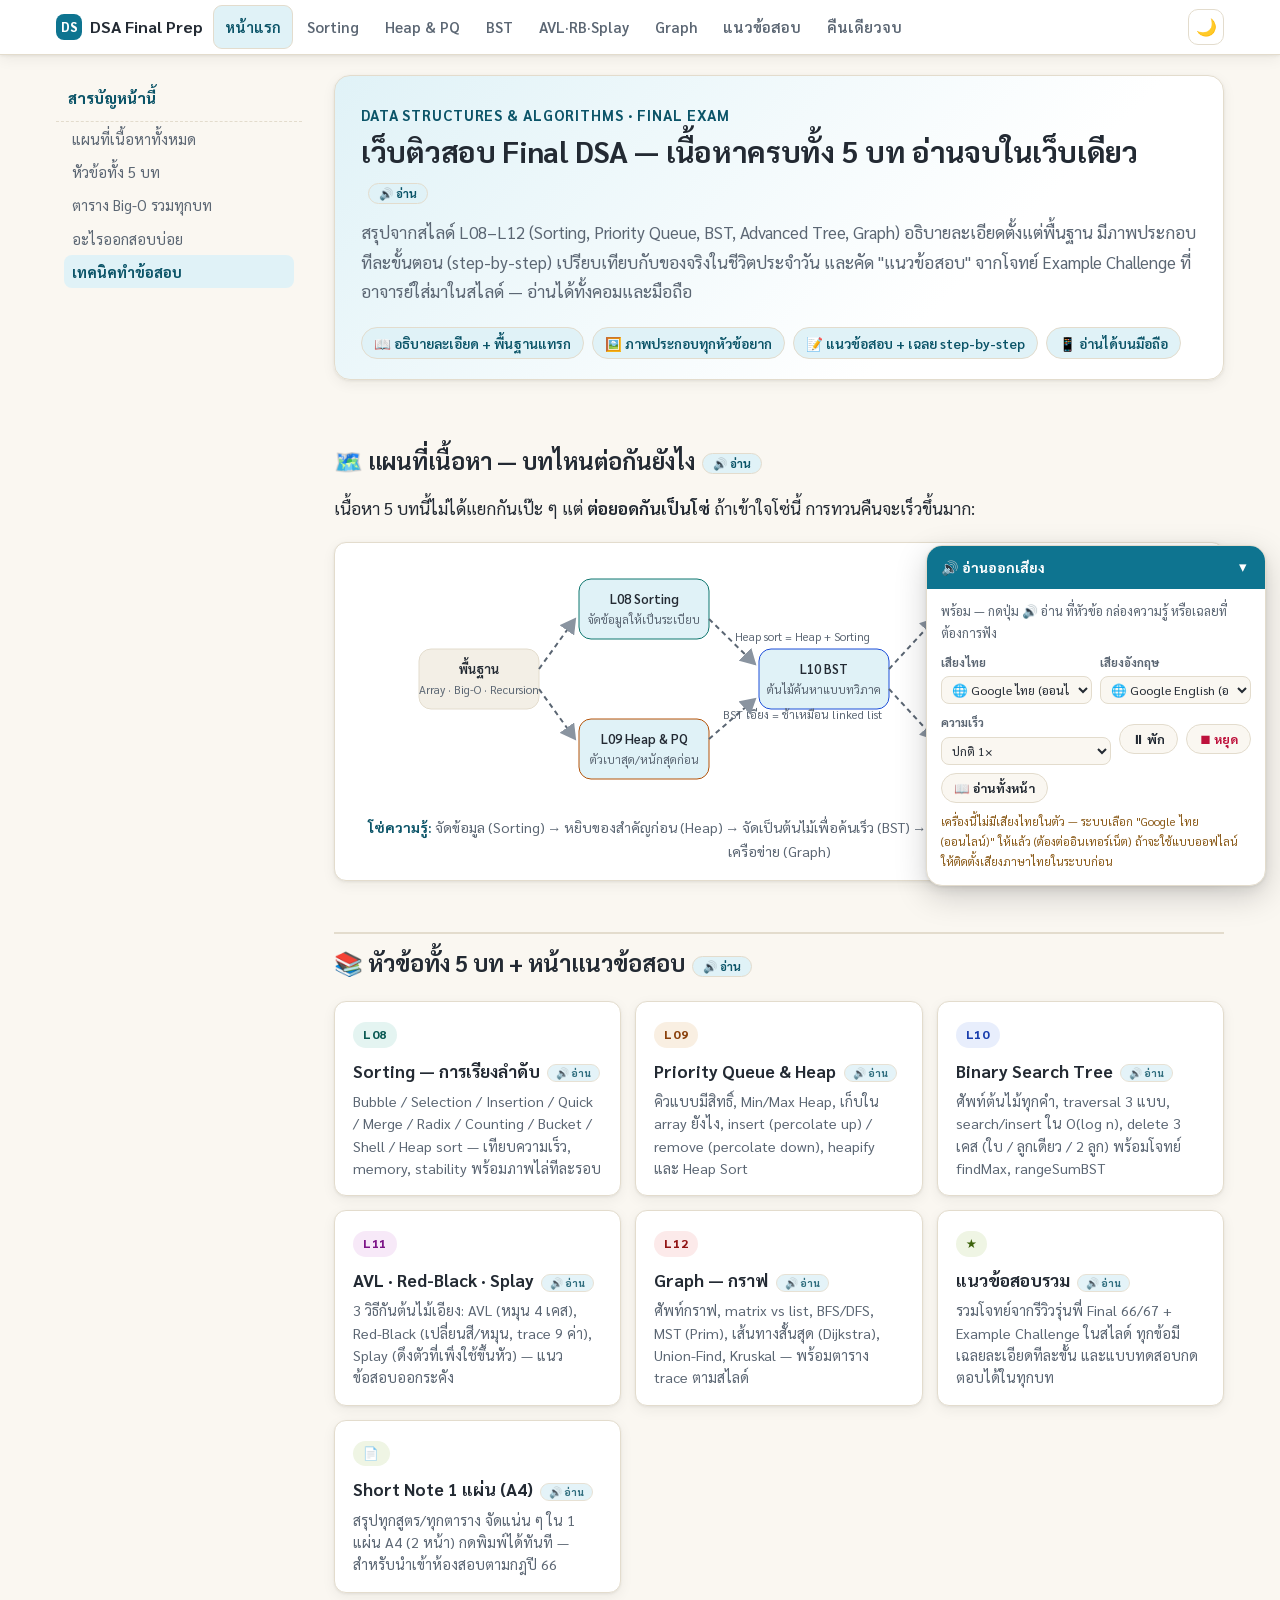
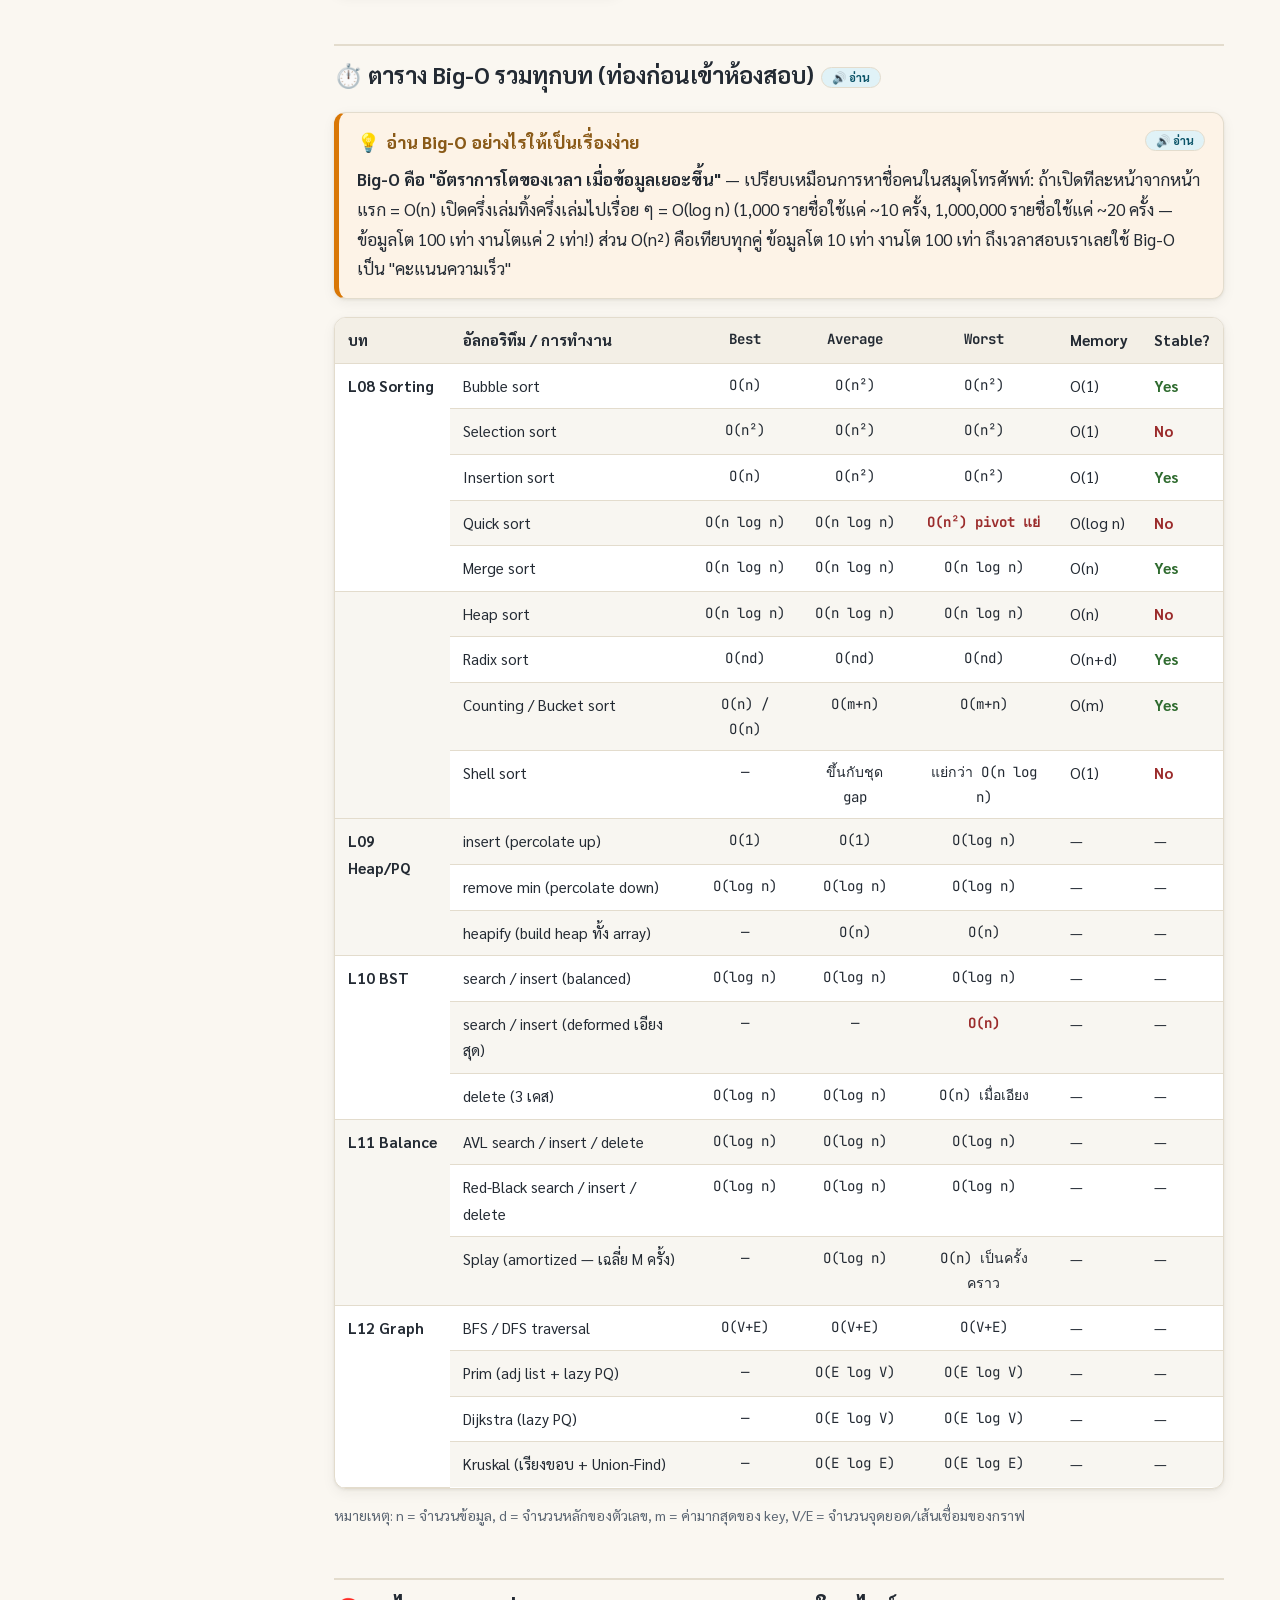
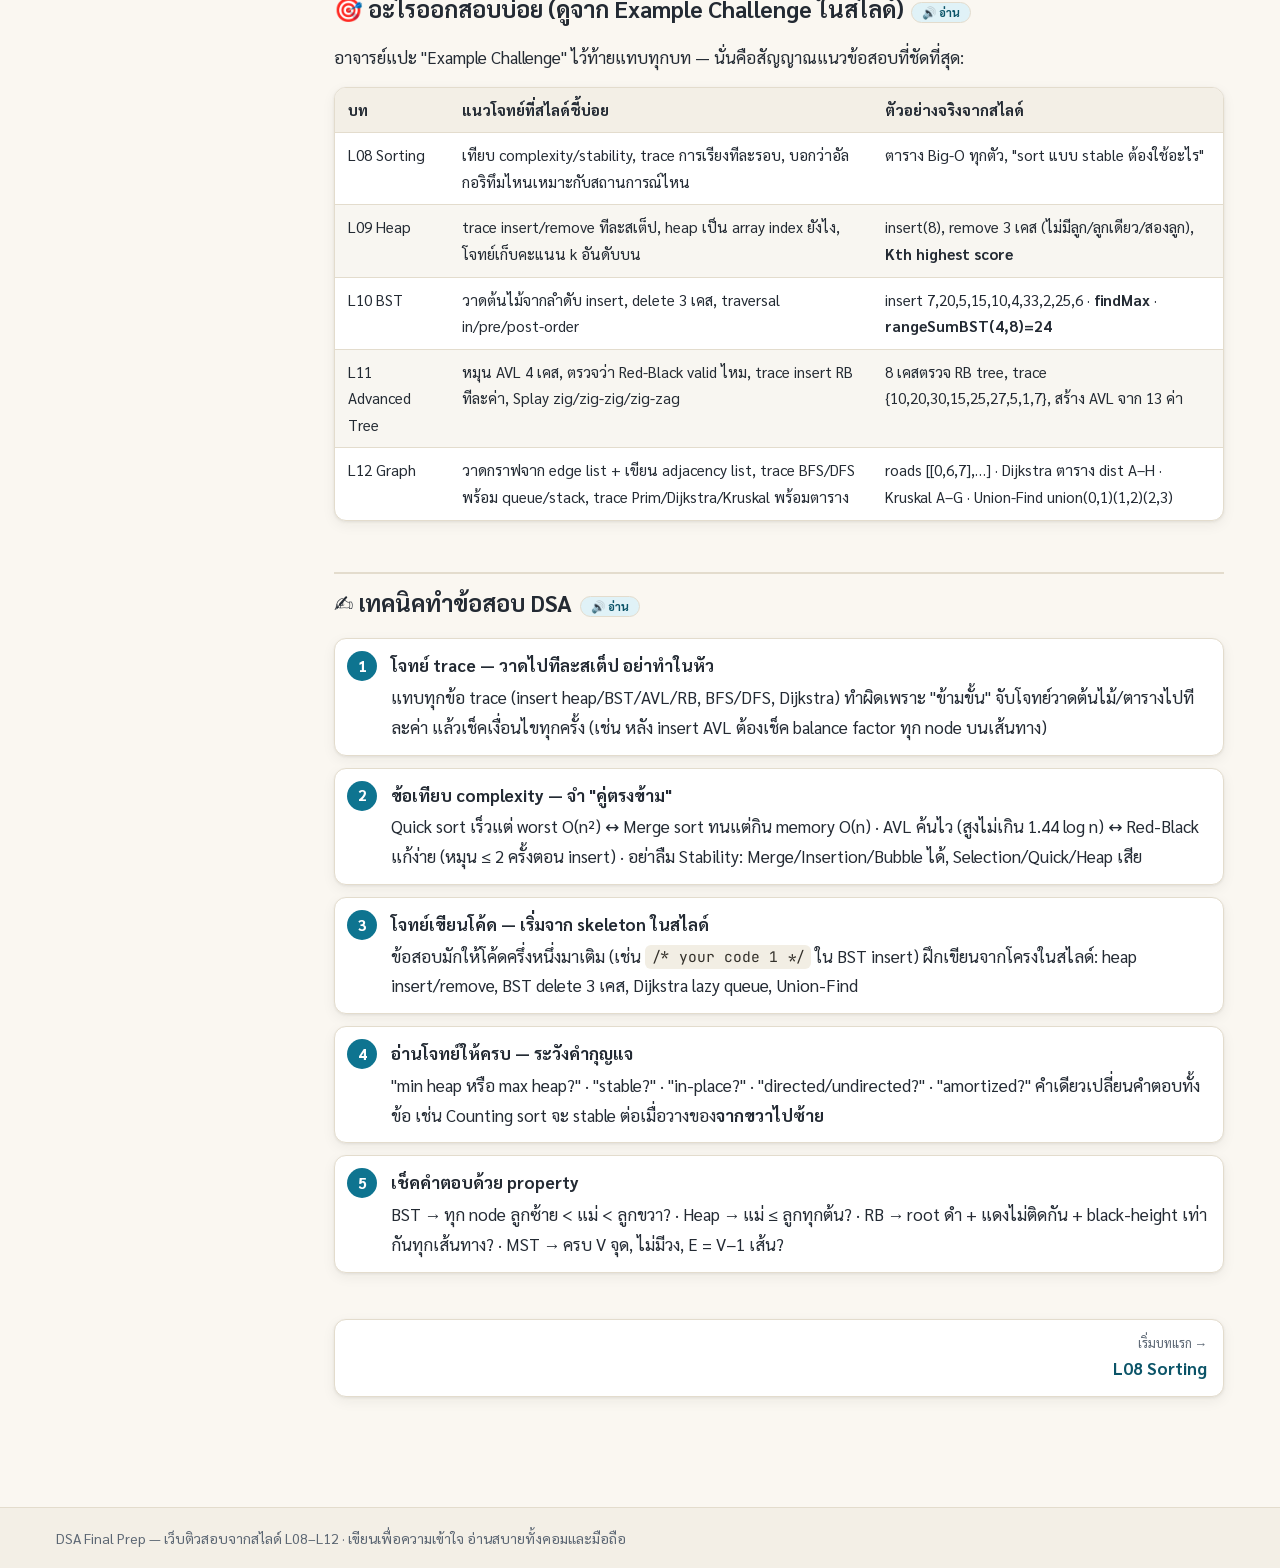
<file: index.html>
<!DOCTYPE html>
<html lang="th">
<head>
<meta charset="UTF-8">
<meta name="viewport" content="width=device-width, initial-scale=1.0">
<meta name="referrer" content="no-referrer">
<title>DSA Final Prep — ติวสอบ Final Data Structures &amp; Algorithms</title>
<link rel="icon" href="data:image/svg+xml,%3Csvg xmlns=%27http://www.w3.org/2000/svg%27 viewBox=%270 0 32 32%27%3E%3Crect width=%2732%27 height=%2732%27 rx=%278%27 fill=%27%230e7490%27/%3E%3Ctext x=%2716%27 y=%2722%27 font-size=%2716%27 font-weight=%27bold%27 text-anchor=%27middle%27 fill=%27white%27 font-family=%27sans-serif%27%3EDS%3C/text%3E%3C/svg%3E">
<link rel="preconnect" href="https://fonts.googleapis.com">
<link rel="preconnect" href="https://fonts.gstatic.com" crossorigin>
<link href="https://fonts.googleapis.com/css2?family=Sarabun:wght@400;500;600;700;800&family=JetBrains+Mono:wght@400;600&display=swap" rel="stylesheet">
<link rel="stylesheet" href="assets/style.css">
</head>
<body class="topic-home">
<div id="progress"></div>
<header class="site">
  <div class="site-inner">
    <a class="brand" href="index.html"><span class="logo">DS</span>DSA Final Prep</a>
    <nav class="main">
      <a href="index.html" class="active">หน้าแรก</a>
      <a href="sorting.html">Sorting</a>
      <a href="heap.html">Heap &amp; PQ</a>
      <a href="bst.html">BST</a>
      <a href="avltree.html">AVL·RB·Splay</a>
      <a href="graph.html">Graph</a>
      <a href="exam.html">แนวข้อสอบ</a>
      <a href="onenight.html">คืนเดียวจบ</a>
    </nav>
    <div class="header-actions">
      <button class="icon-btn" data-action="toggle-theme" title="สลับธีมมืด/สว่าง" aria-label="สลับธีม">🌙</button>
    </div>
  </div>
</header>

<div class="wrap">
<aside class="toc">
  <div class="toc-head">สารบัญหน้านี้ <span class="chev">▾</span></div>
  <div class="toc-body">
    <a href="#map">แผนที่เนื้อหาทั้งหมด</a>
    <a href="#topics">หัวข้อทั้ง 5 บท</a>
    <a href="#bigo">ตาราง Big-O รวมทุกบท</a>
    <a href="#trends">อะไรออกสอบบ่อย</a>
    <a href="#tips">เทคนิคทำข้อสอบ</a>
  </div>
</aside>

<main>
<section class="hero">
  <div class="kicker">Data Structures &amp; Algorithms · Final Exam</div>
  <h1>เว็บติวสอบ Final DSA — เนื้อหาครบทั้ง 5 บท อ่านจบในเว็บเดียว</h1>
  <p class="lead">สรุปจากสไลด์ L08–L12 (Sorting, Priority Queue, BST, Advanced Tree, Graph) อธิบายละเอียดตั้งแต่พื้นฐาน
  มีภาพประกอบทีละขั้นตอน (step-by-step) เปรียบเทียบกับของจริงในชีวิตประจำวัน และคัด "แนวข้อสอบ" จากโจทย์ Example Challenge
  ที่อาจารย์ใส่มาในสไลด์ — อ่านได้ทั้งคอมและมือถือ</p>
  <div class="meta">
    <span class="chip">📖 อธิบายละเอียด + พื้นฐานแทรก</span>
    <span class="chip">🖼️ ภาพประกอบทุกหัวข้อยาก</span>
    <span class="chip">📝 แนวข้อสอบ + เฉลย step-by-step</span>
    <span class="chip">📱 อ่านได้บนมือถือ</span>
  </div>
</section>

<h2 id="map">🗺️ แผนที่เนื้อหา — บทไหนต่อกันยังไง</h2>
<p>เนื้อหา 5 บทนี้ไม่ได้แยกกันเป๊ะ ๆ แต่ <strong>ต่อยอดกันเป็นโซ่</strong> ถ้าเข้าใจโซ่นี้ การทวนคืนจะเร็วขึ้นมาก:</p>

<figure class="diagram">
<svg viewBox="0 0 760 250" width="760" role="img" aria-label="แผนที่ความสัมพันธ์ของบทเรียน">
  <defs>
    <marker id="arw" markerWidth="9" markerHeight="9" refX="7" refY="4.5" orient="auto">
      <path d="M0,0 L8,4.5 L0,9 z" fill="#8a94a0"/>
    </marker>
  </defs>
  <!-- Array/Basics -->
  <rect x="20" y="90" width="120" height="60" rx="12" fill="var(--bg-soft)" stroke="var(--line)"/>
  <text x="80" y="115" text-anchor="middle" class="tlabel">พื้นฐาน</text>
  <text x="80" y="135" text-anchor="middle" class="tag">Array · Big-O · Recursion</text>

  <!-- Sorting -->
  <rect x="180" y="20" width="130" height="60" rx="12" fill="var(--accent-soft)" stroke="#0f766e"/>
  <text x="245" y="45" text-anchor="middle" class="tlabel">L08 Sorting</text>
  <text x="245" y="65" text-anchor="middle" class="tag">จัดข้อมูลให้เป็นระเบียบ</text>

  <!-- PQ/Heap -->
  <rect x="180" y="160" width="130" height="60" rx="12" fill="var(--accent-soft)" stroke="#b45309"/>
  <text x="245" y="185" text-anchor="middle" class="tlabel">L09 Heap &amp; PQ</text>
  <text x="245" y="205" text-anchor="middle" class="tag">ตัวเบาสุด/หนักสุดก่อน</text>

  <!-- BST -->
  <rect x="360" y="90" width="130" height="60" rx="12" fill="var(--accent-soft)" stroke="#1d4ed8"/>
  <text x="425" y="115" text-anchor="middle" class="tlabel">L10 BST</text>
  <text x="425" y="135" text-anchor="middle" class="tag">ต้นไม้ค้นหาแบบทวิภาค</text>

  <!-- AVL/RB/Splay -->
  <rect x="540" y="20" width="150" height="60" rx="12" fill="var(--accent-soft)" stroke="#a21caf"/>
  <text x="615" y="45" text-anchor="middle" class="tlabel">L11 AVL·RB·Splay</text>
  <text x="615" y="65" text-anchor="middle" class="tag">รักษาความสมดุลของ BST</text>

  <!-- Graph -->
  <rect x="540" y="160" width="150" height="60" rx="12" fill="var(--accent-soft)" stroke="#b91c1c"/>
  <text x="615" y="185" text-anchor="middle" class="tlabel">L12 Graph</text>
  <text x="615" y="205" text-anchor="middle" class="tag">เครือข่าย + Prim/Dijkstra/…</text>

  <line x1="140" y1="110" x2="176" y2="60" class="te dash" marker-end="url(#arw)"/>
  <line x1="140" y1="130" x2="176" y2="180" class="te dash" marker-end="url(#arw)"/>
  <line x1="310" y1="60" x2="356" y2="105" class="te dash" marker-end="url(#arw)"/>
  <line x1="310" y1="180" x2="356" y2="140" class="te dash" marker-end="url(#arw)"/>
  <line x1="490" y1="110" x2="536" y2="60" class="te dash" marker-end="url(#arw)"/>
  <line x1="490" y1="130" x2="536" y2="180" class="te dash" marker-end="url(#arw)"/>
  <text x="403" y="82" text-anchor="middle" class="tag">Heap sort = Heap + Sorting</text>
  <text x="403" y="160" text-anchor="middle" class="tag">BST เอียง = ช้าเหมือน linked list</text>
</svg>
<figcaption><b>โซ่ความรู้:</b> จัดข้อมูล (Sorting) → หยิบของสำคัญก่อน (Heap) → จัดเป็นต้นไม้เพื่อค้นเร็ว (BST) → กันต้นไม้เอียง (AVL/RB/Splay) → ต่อยอดเป็นเครือข่าย (Graph)</figcaption>
</figure>

<h2 id="topics">📚 หัวข้อทั้ง 5 บท + หน้าแนวข้อสอบ</h2>
<div class="topic-grid">
  <a class="tcard" href="sorting.html">
    <span class="t-badge" style="background:#e4f4f1;color:#0b5a54">L08</span>
    <h3>Sorting — การเรียงลำดับ</h3>
    <p>Bubble / Selection / Insertion / Quick / Merge / Radix / Counting / Bucket / Shell / Heap sort — เทียบความเร็ว, memory, stability พร้อมภาพไล่ทีละรอบ</p>
  </a>
  <a class="tcard" href="heap.html">
    <span class="t-badge" style="background:#f9efe2;color:#8a410c">L09</span>
    <h3>Priority Queue &amp; Heap</h3>
    <p>คิวแบบมีสิทธิ์, Min/Max Heap, เก็บใน array ยังไง, insert (percolate up) / remove (percolate down), heapify และ Heap Sort</p>
  </a>
  <a class="tcard" href="bst.html">
    <span class="t-badge" style="background:#e8eefc;color:#1a3fae">L10</span>
    <h3>Binary Search Tree</h3>
    <p>ศัพท์ต้นไม้ทุกคำ, traversal 3 แบบ, search/insert ใน O(log n), delete 3 เคส (ใบ / ลูกเดียว / 2 ลูก) พร้อมโจทย์ findMax, rangeSumBST</p>
  </a>
  <a class="tcard" href="avltree.html">
    <span class="t-badge" style="background:#f7e9f8;color:#7d1587">L11</span>
    <h3>AVL · Red-Black · Splay</h3>
    <p>3 วิธีกันต้นไม้เอียง: AVL (หมุน 4 เคส), Red-Black (เปลี่ยนสี/หมุน, trace 9 ค่า), Splay (ดึงตัวที่เพิ่งใช้ขึ้นหัว) — แนวข้อสอบออกระคัง</p>
  </a>
  <a class="tcard" href="graph.html">
    <span class="t-badge" style="background:#fceaea;color:#921616">L12</span>
    <h3>Graph — กราฟ</h3>
    <p>ศัพท์กราฟ, matrix vs list, BFS/DFS, MST (Prim), เส้นทางสั้นสุด (Dijkstra), Union-Find, Kruskal — พร้อมตาราง trace ตามสไลด์</p>
  </a>
  <a class="tcard" href="exam.html">
    <span class="t-badge" style="background:#eff5e4;color:#3c620c">★</span>
    <h3>แนวข้อสอบรวม</h3>
    <p>รวมโจทย์จากรีวิวรุ่นพี่ Final 66/67 + Example Challenge ในสไลด์ ทุกข้อมีเฉลยละเอียดทีละขั้น และแบบทดสอบกดตอบได้ในทุกบท</p>
  </a>
  <a class="tcard" href="short-note.html">
    <span class="t-badge" style="background:#eff5e4;color:#3c620c">📄</span>
    <h3>Short Note 1 แผ่น (A4)</h3>
    <p>สรุปทุกสูตร/ทุกตาราง จัดแน่น ๆ ใน 1 แผ่น A4 (2 หน้า) กดพิมพ์ได้ทันที — สำหรับนำเข้าห้องสอบตามกฎปี 66</p>
  </a>
</div>

<h2 id="bigo">⏱️ ตาราง Big-O รวมทุกบท (ท่องก่อนเข้าห้องสอบ)</h2>
<div class="box analogy"><div class="box-title"><span class="em">💡</span>อ่าน Big-O อย่างไรให้เป็นเรื่องง่าย</div>
<p><strong>Big-O คือ "อัตราการโตของเวลา เมื่อข้อมูลเยอะขึ้น"</strong> — เปรียบเหมือนการหาชื่อคนในสมุดโทรศัพท์:
ถ้าเปิดทีละหน้าจากหน้าแรก = O(n) เปิดครึ่งเล่มทิ้งครึ่งเล่มไปเรื่อย ๆ = O(log n)
(1,000 รายชื่อใช้แค่ ~10 ครั้ง, 1,000,000 รายชื่อใช้แค่ ~20 ครั้ง — ข้อมูลโต 100 เท่า งานโตแค่ 2 เท่า!)
ส่วน O(n²) คือเทียบทุกคู่ ข้อมูลโต 10 เท่า งานโต 100 เท่า ถึงเวลาสอบเราเลยใช้ Big-O เป็น "คะแนนความเร็ว"</p></div>

<div class="tbl-wrap"><table>
<thead><tr><th>บท</th><th>อัลกอริทึม / การทำงาน</th><th class="num">Best</th><th class="num">Average</th><th class="num">Worst</th><th>Memory</th><th>Stable?</th></tr></thead>
<tbody>
  <tr><td rowspan="5"><b>L08 Sorting</b></td><td>Bubble sort</td><td class="num">O(n)</td><td class="num">O(n²)</td><td class="num">O(n²)</td><td>O(1)</td><td class="good">Yes</td></tr>
  <tr><td>Selection sort</td><td class="num">O(n²)</td><td class="num">O(n²)</td><td class="num">O(n²)</td><td>O(1)</td><td class="bad">No</td></tr>
  <tr><td>Insertion sort</td><td class="num">O(n)</td><td class="num">O(n²)</td><td class="num">O(n²)</td><td>O(1)</td><td class="good">Yes</td></tr>
  <tr><td>Quick sort</td><td class="num">O(n log n)</td><td class="num">O(n log n)</td><td class="num bad">O(n²) pivot แย่</td><td>O(log n)</td><td class="bad">No</td></tr>
  <tr><td>Merge sort</td><td class="num">O(n log n)</td><td class="num">O(n log n)</td><td class="num">O(n log n)</td><td>O(n)</td><td class="good">Yes</td></tr>
  <tr><td rowspan="4"></td><td>Heap sort</td><td class="num">O(n log n)</td><td class="num">O(n log n)</td><td class="num">O(n log n)</td><td>O(n)</td><td class="bad">No</td></tr>
  <tr><td>Radix sort</td><td class="num">O(nd)</td><td class="num">O(nd)</td><td class="num">O(nd)</td><td>O(n+d)</td><td class="good">Yes</td></tr>
  <tr><td>Counting / Bucket sort</td><td class="num">O(n) / O(n)</td><td class="num">O(m+n)</td><td class="num">O(m+n)</td><td>O(m)</td><td class="good">Yes</td></tr>
  <tr><td>Shell sort</td><td class="num">—</td><td class="num">ขึ้นกับชุด gap</td><td class="num">แย่กว่า O(n log n)</td><td>O(1)</td><td class="bad">No</td></tr>

  <tr><td rowspan="3"><b>L09 Heap/PQ</b></td><td>insert (percolate up)</td><td class="num">O(1)</td><td class="num">O(1)</td><td class="num">O(log n)</td><td>—</td><td>—</td></tr>
  <tr><td>remove min (percolate down)</td><td class="num">O(log n)</td><td class="num">O(log n)</td><td class="num">O(log n)</td><td>—</td><td>—</td></tr>
  <tr><td>heapify (build heap ทั้ง array)</td><td class="num">—</td><td class="num">O(n)</td><td class="num">O(n)</td><td>—</td><td>—</td></tr>

  <tr><td rowspan="3"><b>L10 BST</b></td><td>search / insert (balanced)</td><td class="num">O(log n)</td><td class="num">O(log n)</td><td class="num">O(log n)</td><td>—</td><td>—</td></tr>
  <tr><td>search / insert (deformed เอียงสุด)</td><td class="num">—</td><td class="num">—</td><td class="num bad">O(n)</td><td>—</td><td>—</td></tr>
  <tr><td>delete (3 เคส)</td><td class="num">O(log n)</td><td class="num">O(log n)</td><td class="num">O(n) เมื่อเอียง</td><td>—</td><td>—</td></tr>

  <tr><td rowspan="3"><b>L11 Balance</b></td><td>AVL search / insert / delete</td><td class="num">O(log n)</td><td class="num">O(log n)</td><td class="num">O(log n)</td><td>—</td><td>—</td></tr>
  <tr><td>Red-Black search / insert / delete</td><td class="num">O(log n)</td><td class="num">O(log n)</td><td class="num">O(log n)</td><td>—</td><td>—</td></tr>
  <tr><td>Splay (amortized — เฉลี่ย M ครั้ง)</td><td class="num">—</td><td class="num">O(log n)</td><td class="num">O(n) เป็นครั้งคราว</td><td>—</td><td>—</td></tr>

  <tr><td rowspan="4"><b>L12 Graph</b></td><td>BFS / DFS traversal</td><td class="num">O(V+E)</td><td class="num">O(V+E)</td><td class="num">O(V+E)</td><td>—</td><td>—</td></tr>
  <tr><td>Prim (adj list + lazy PQ)</td><td class="num">—</td><td class="num">O(E log V)</td><td class="num">O(E log V)</td><td>—</td><td>—</td></tr>
  <tr><td>Dijkstra (lazy PQ)</td><td class="num">—</td><td class="num">O(E log V)</td><td class="num">O(E log V)</td><td>—</td><td>—</td></tr>
  <tr><td>Kruskal (เรียงขอบ + Union-Find)</td><td class="num">—</td><td class="num">O(E log E)</td><td class="num">O(E log E)</td><td>—</td><td>—</td></tr>
</tbody>
</table></div>
<p class="small">หมายเหตุ: n = จำนวนข้อมูล, d = จำนวนหลักของตัวเลข, m = ค่ามากสุดของ key, V/E = จำนวนจุดยอด/เส้นเชื่อมของกราฟ</p>

<h2 id="trends">🎯 อะไรออกสอบบ่อย (ดูจาก Example Challenge ในสไลด์)</h2>
<p>อาจารย์แปะ "Example Challenge" ไว้ท้ายแทบทุกบท — นั่นคือสัญญาณแนวข้อสอบที่ชัดที่สุด:</p>
<div class="tbl-wrap"><table>
<thead><tr><th>บท</th><th>แนวโจทย์ที่สไลด์ชี้บ่อย</th><th>ตัวอย่างจริงจากสไลด์</th></tr></thead>
<tbody>
<tr><td>L08 Sorting</td><td>เทียบ complexity/stability, trace การเรียงทีละรอบ, บอกว่าอัลกอริทึมไหนเหมาะกับสถานการณ์ไหน</td><td>ตาราง Big-O ทุกตัว, "sort แบบ stable ต้องใช้อะไร"</td></tr>
<tr><td>L09 Heap</td><td>trace insert/remove ทีละสเต็ป, heap เป็น array index ยังไง, โจทย์เก็บคะแนน k อันดับบน</td><td>insert(8), remove 3 เคส (ไม่มีลูก/ลูกเดียว/สองลูก), <b>Kth highest score</b></td></tr>
<tr><td>L10 BST</td><td>วาดต้นไม้จากลำดับ insert, delete 3 เคส, traversal in/pre/post-order</td><td>insert 7,20,5,15,10,4,33,2,25,6 · <b>findMax</b> · <b>rangeSumBST(4,8)=24</b></td></tr>
<tr><td>L11 Advanced Tree</td><td>หมุน AVL 4 เคส, ตรวจว่า Red-Black valid ไหม, trace insert RB ทีละค่า, Splay zig/zig-zig/zig-zag</td><td>8 เคสตรวจ RB tree, trace {10,20,30,15,25,27,5,1,7}, สร้าง AVL จาก 13 ค่า</td></tr>
<tr><td>L12 Graph</td><td>วาดกราฟจาก edge list + เขียน adjacency list, trace BFS/DFS พร้อม queue/stack, trace Prim/Dijkstra/Kruskal พร้อมตาราง</td><td>roads [[0,6,7],…] · Dijkstra ตาราง dist A–H · Kruskal A–G · Union-Find union(0,1)(1,2)(2,3)</td></tr>
</tbody>
</table></div>

<h2 id="tips">✍️ เทคนิคทำข้อสอบ DSA</h2>
<div class="steps">
  <div class="step"><span class="step-t">โจทย์ trace — วาดไปทีละสเต็ป อย่าทำในหัว</span>แทบทุกข้อ trace (insert heap/BST/AVL/RB, BFS/DFS, Dijkstra) ทำผิดเพราะ "ข้ามขั้น" จับโจทย์วาดต้นไม้/ตารางไปทีละค่า แล้วเช็คเงื่อนไขทุกครั้ง (เช่น หลัง insert AVL ต้องเช็ค balance factor ทุก node บนเส้นทาง)</div>
  <div class="step"><span class="step-t">ข้อเทียบ complexity — จำ "คู่ตรงข้าม"</span>Quick sort เร็วแต่ worst O(n²) ↔ Merge sort ทนแต่กิน memory O(n) · AVL ค้นไว (สูงไม่เกิน 1.44 log n) ↔ Red-Black แก้ง่าย (หมุน ≤ 2 ครั้งตอน insert) · อย่าลืม Stability: Merge/Insertion/Bubble ได้, Selection/Quick/Heap เสีย</div>
  <div class="step"><span class="step-t">โจทย์เขียนโค้ด — เริ่มจาก skeleton ในสไลด์</span>ข้อสอบมักให้โค้ดครึ่งหนึ่งมาเติม (เช่น <code>/* your code 1 */</code> ใน BST insert) ฝึกเขียนจากโครงในสไลด์: heap insert/remove, BST delete 3 เคส, Dijkstra lazy queue, Union-Find</div>
  <div class="step"><span class="step-t">อ่านโจทย์ให้ครบ — ระวังคำกุญแจ</span>"min heap หรือ max heap?" · "stable?" · "in-place?" · "directed/undirected?" · "amortized?" คำเดียวเปลี่ยนคำตอบทั้งข้อ เช่น Counting sort จะ stable ต่อเมื่อวางของ<strong>จากขวาไปซ้าย</strong></div>
  <div class="step"><span class="step-t">เช็คคำตอบด้วย property</span>BST → ทุก node ลูกซ้าย &lt; แม่ &lt; ลูกขวา? · Heap → แม่ ≤ ลูกทุกต้น? · RB → root ดำ + แดงไม่ติดกัน + black-height เท่ากันทุกเส้นทาง? · MST → ครบ V จุด, ไม่มีวง, E = V−1 เส้น?</div>
</div>

<div class="pager">
  <a href="sorting.html" class="next"><span class="dir">เริ่มบทแรก →</span><span class="pt">L08 Sorting</span></a>
</div>
</main>
</div>

<footer class="site"><div class="inner">DSA Final Prep — เว็บติวสอบจากสไลด์ L08–L12 · เขียนเพื่อความเข้าใจ อ่านสบายทั้งคอมและมือถือ</div></footer>
<script src="assets/tts.js"></script>
<script src="assets/main.js"></script>
</body>
</html>
</file>
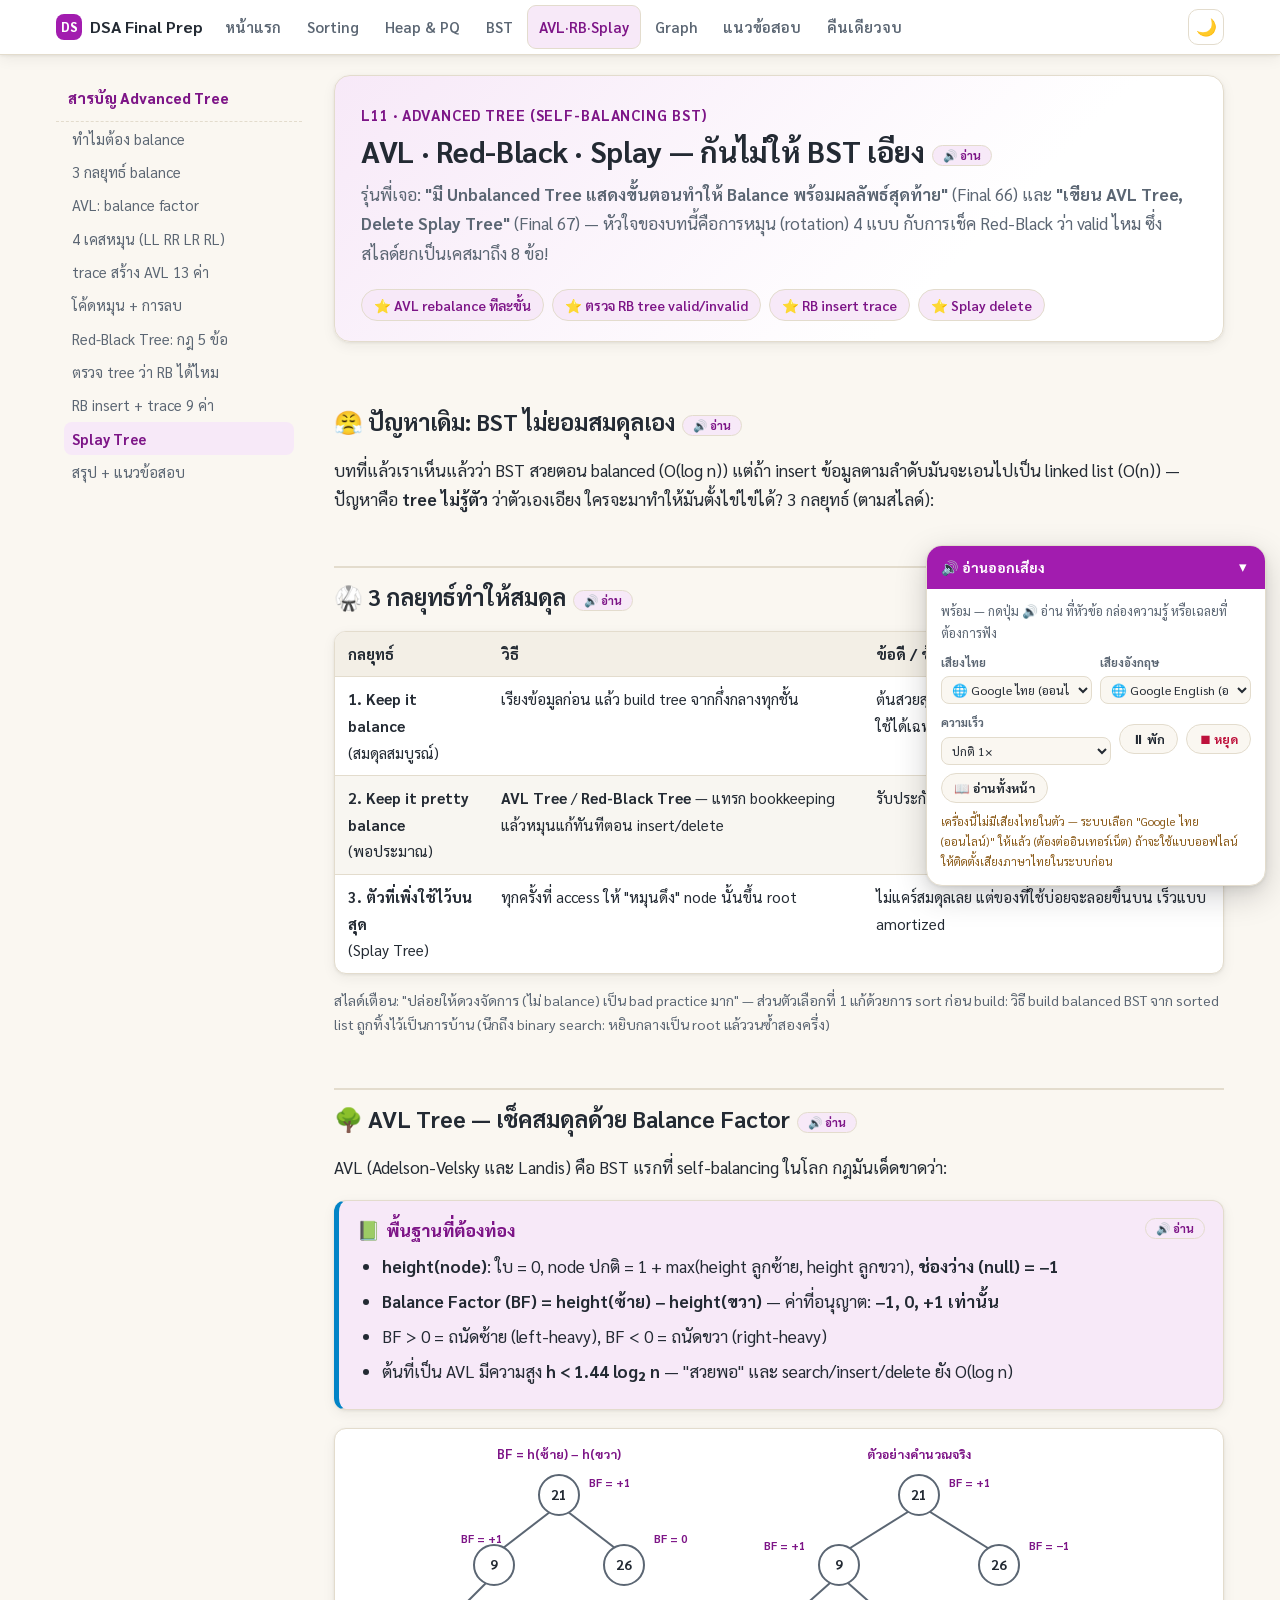
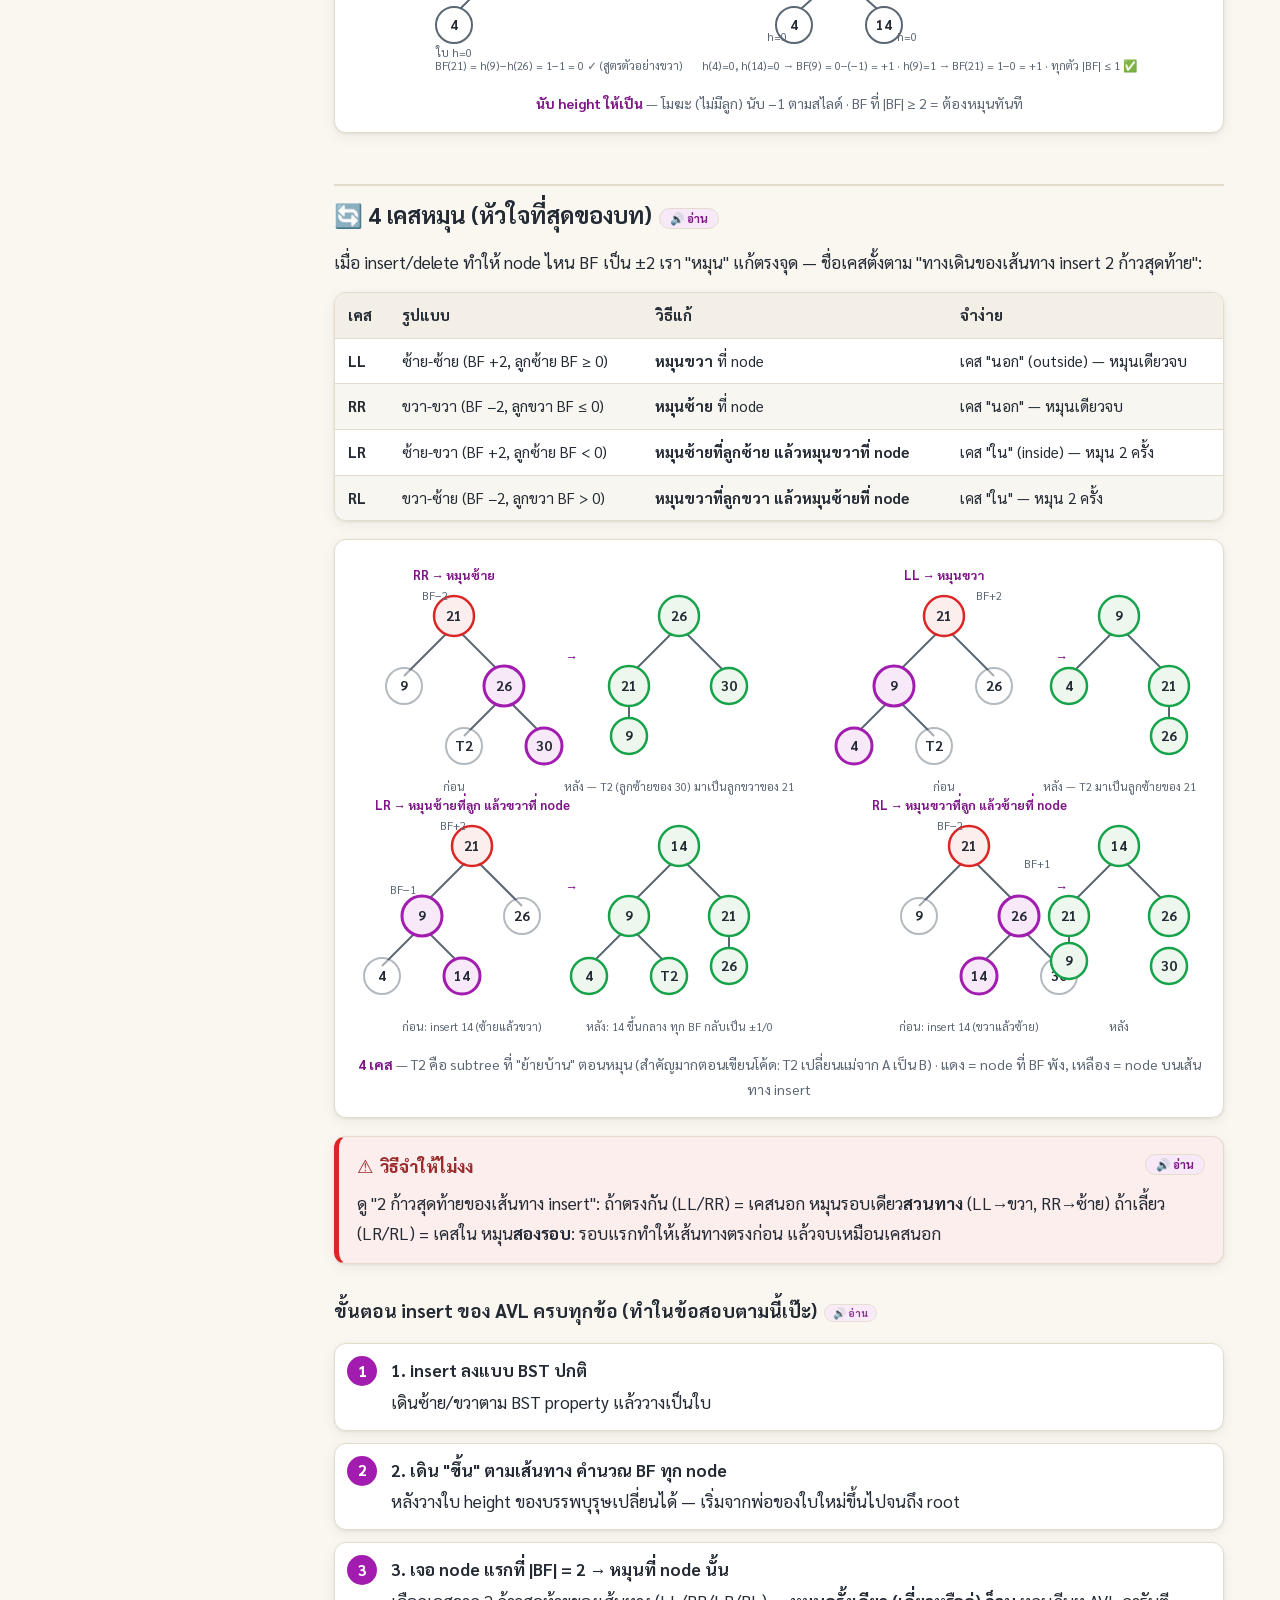
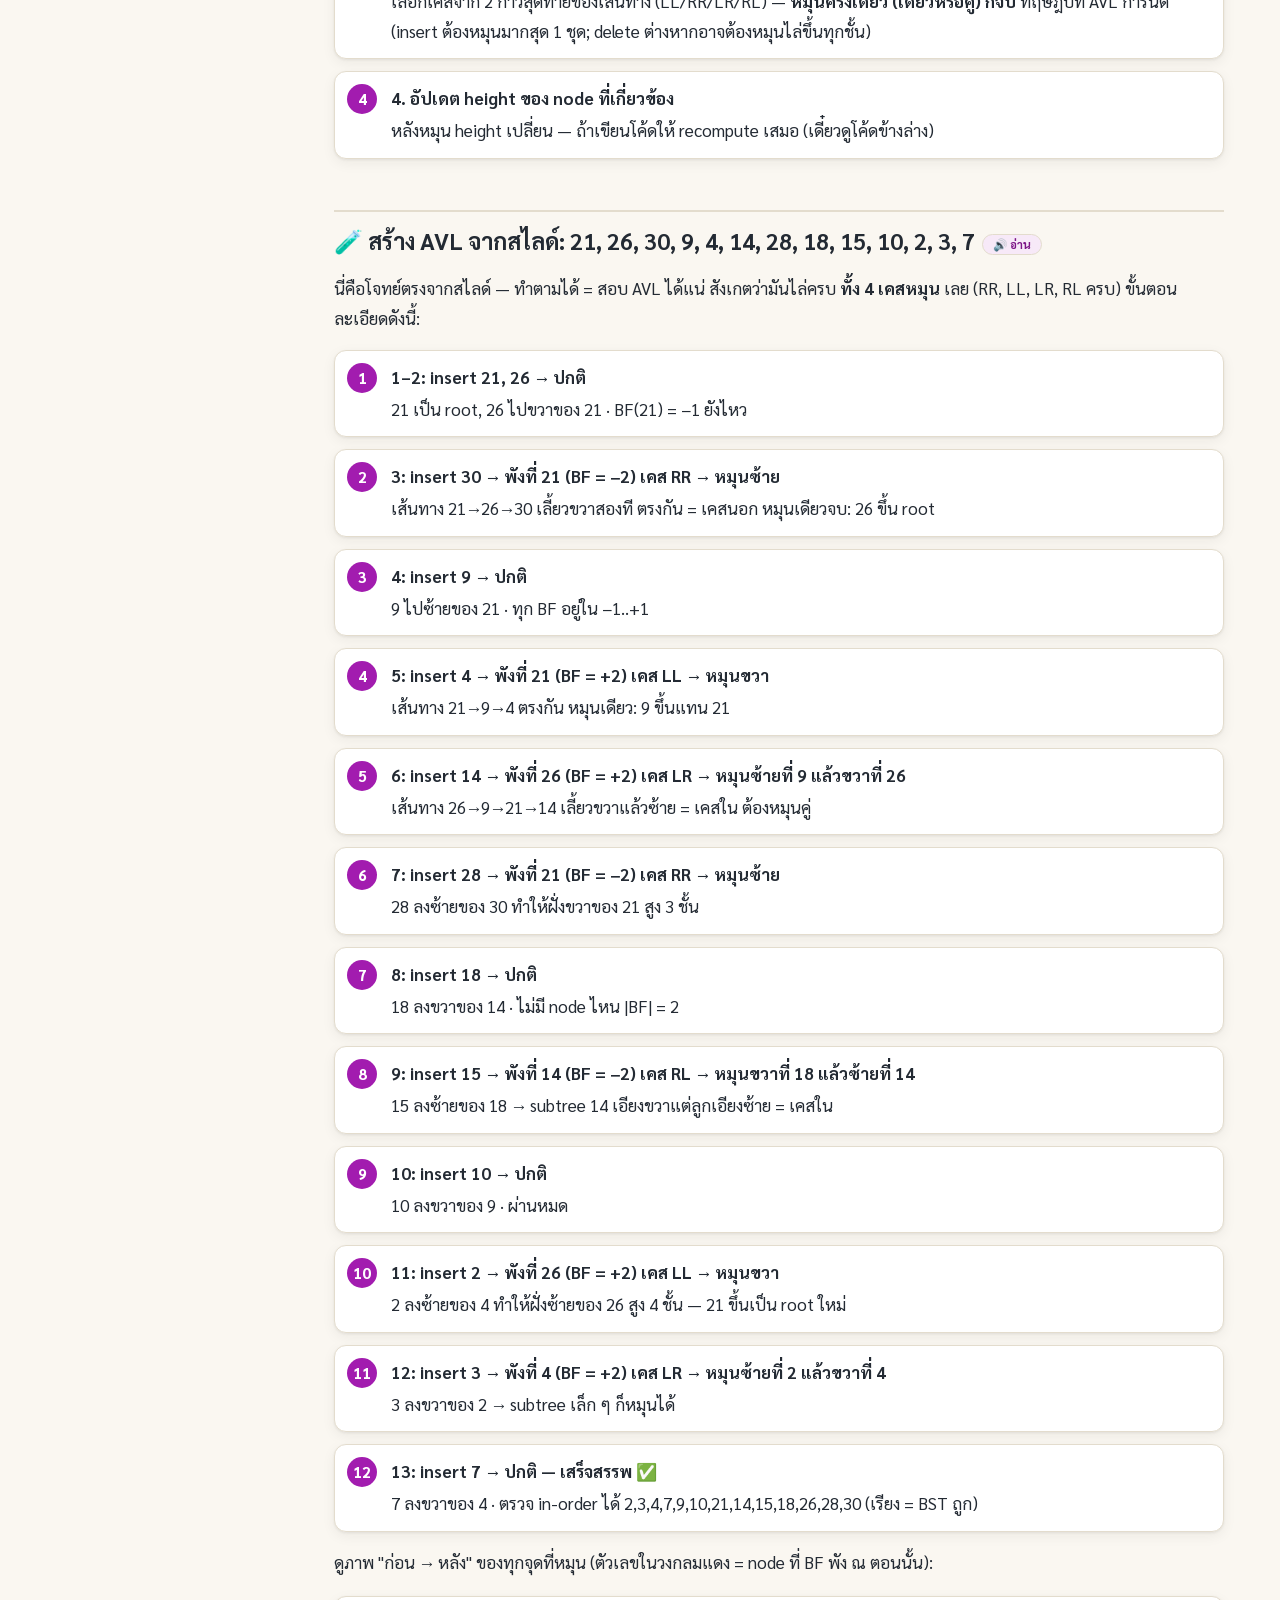
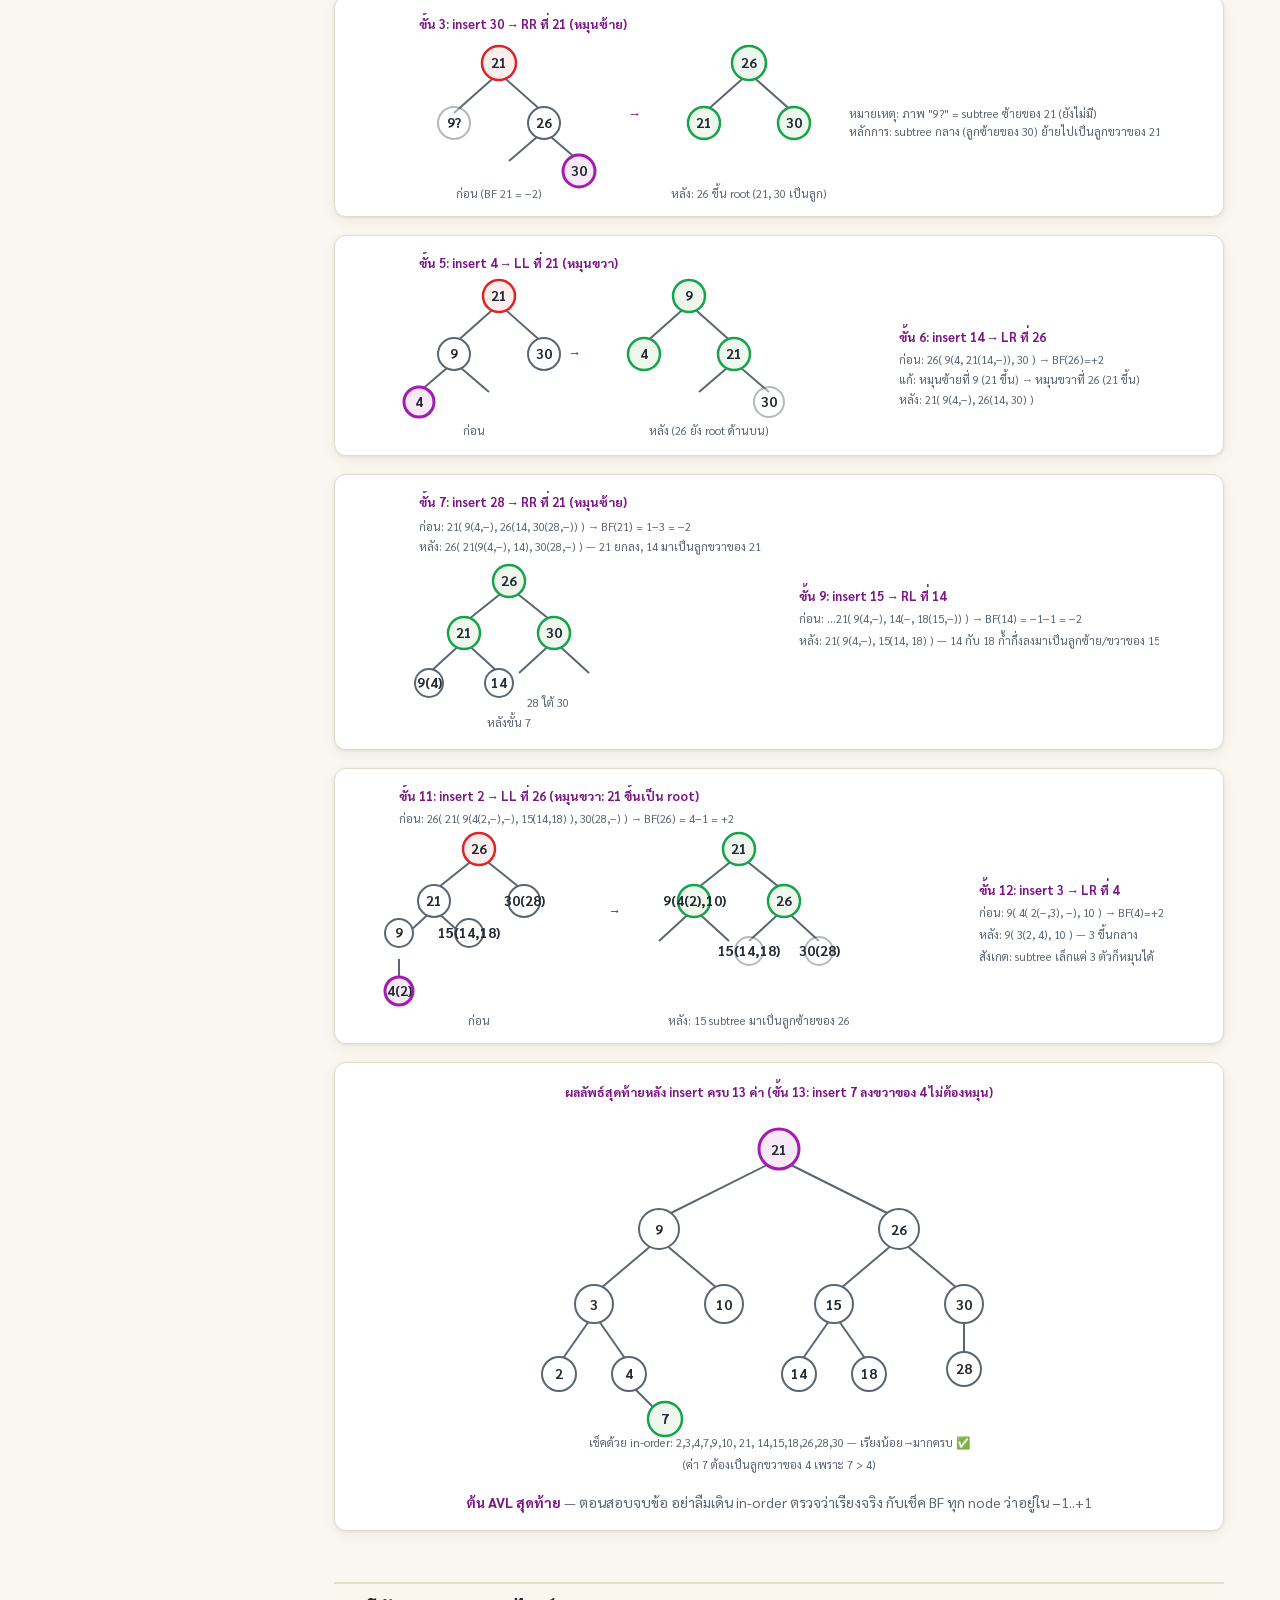
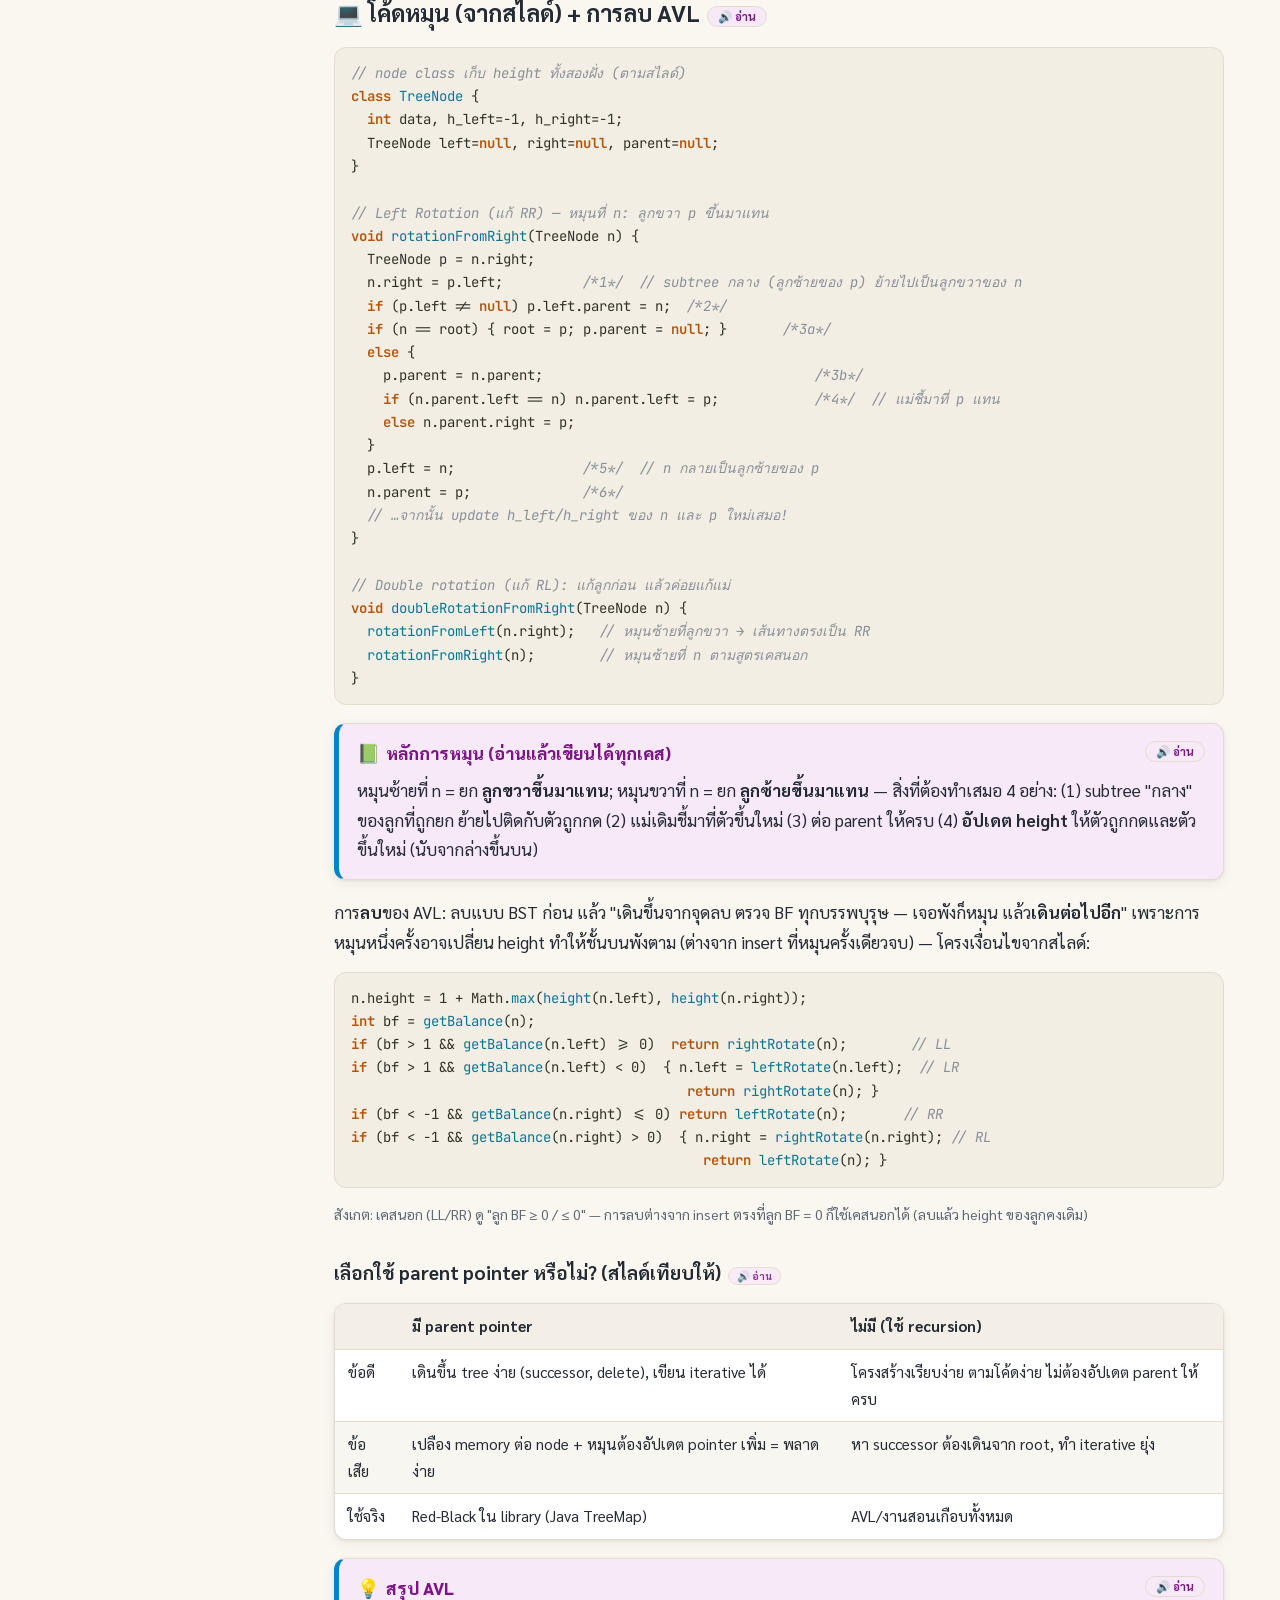
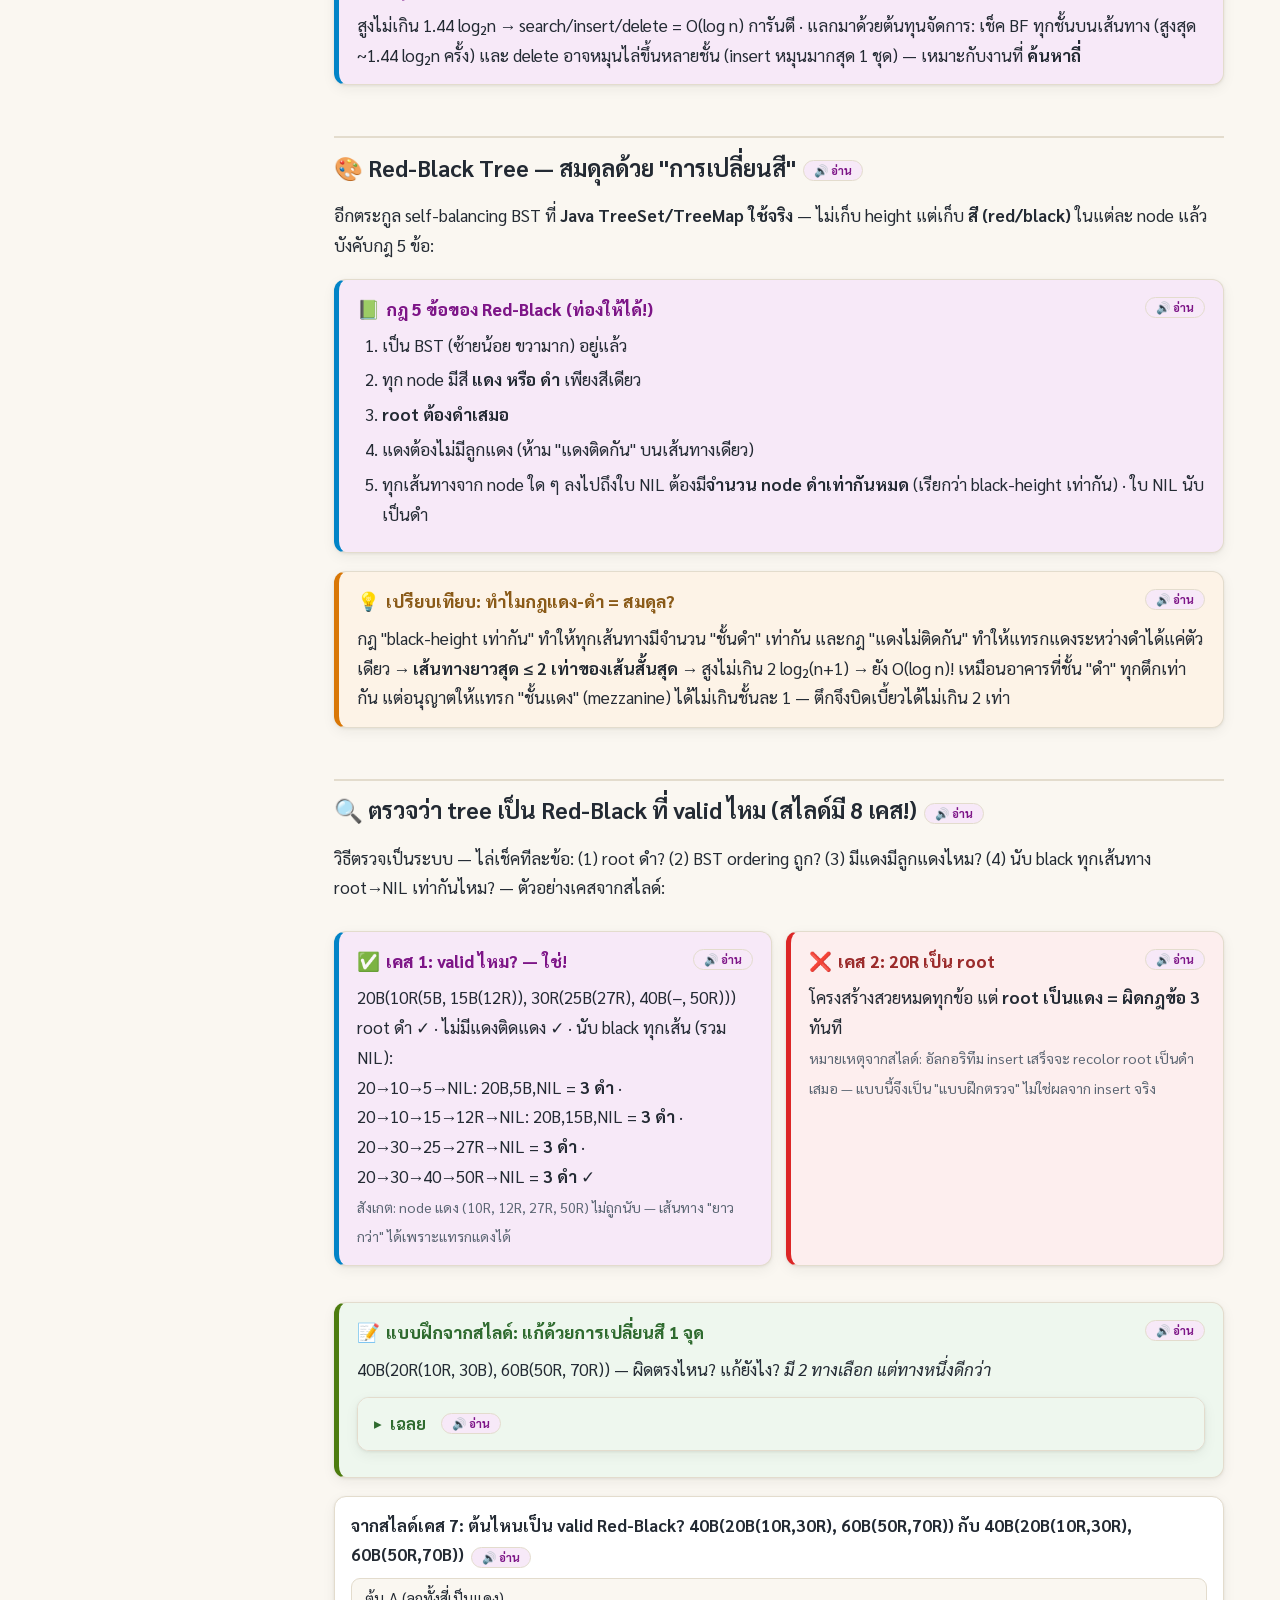
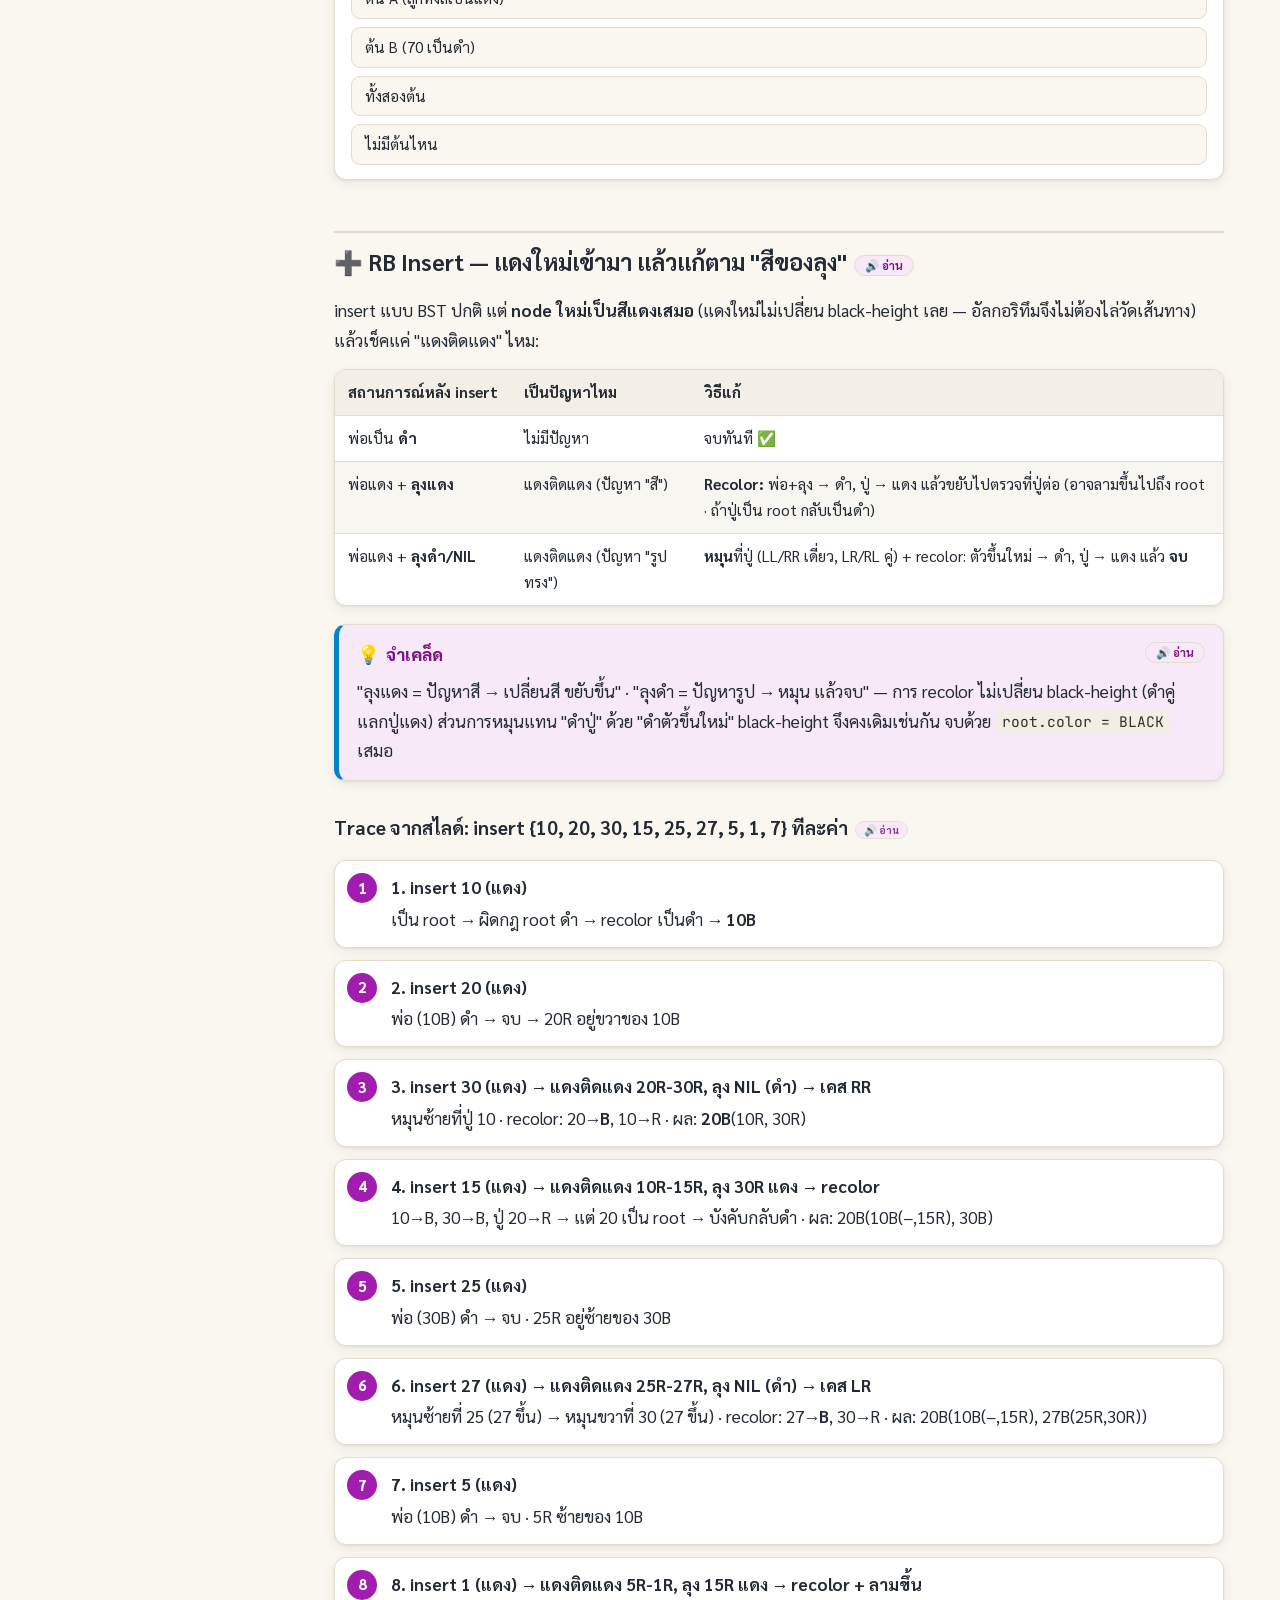
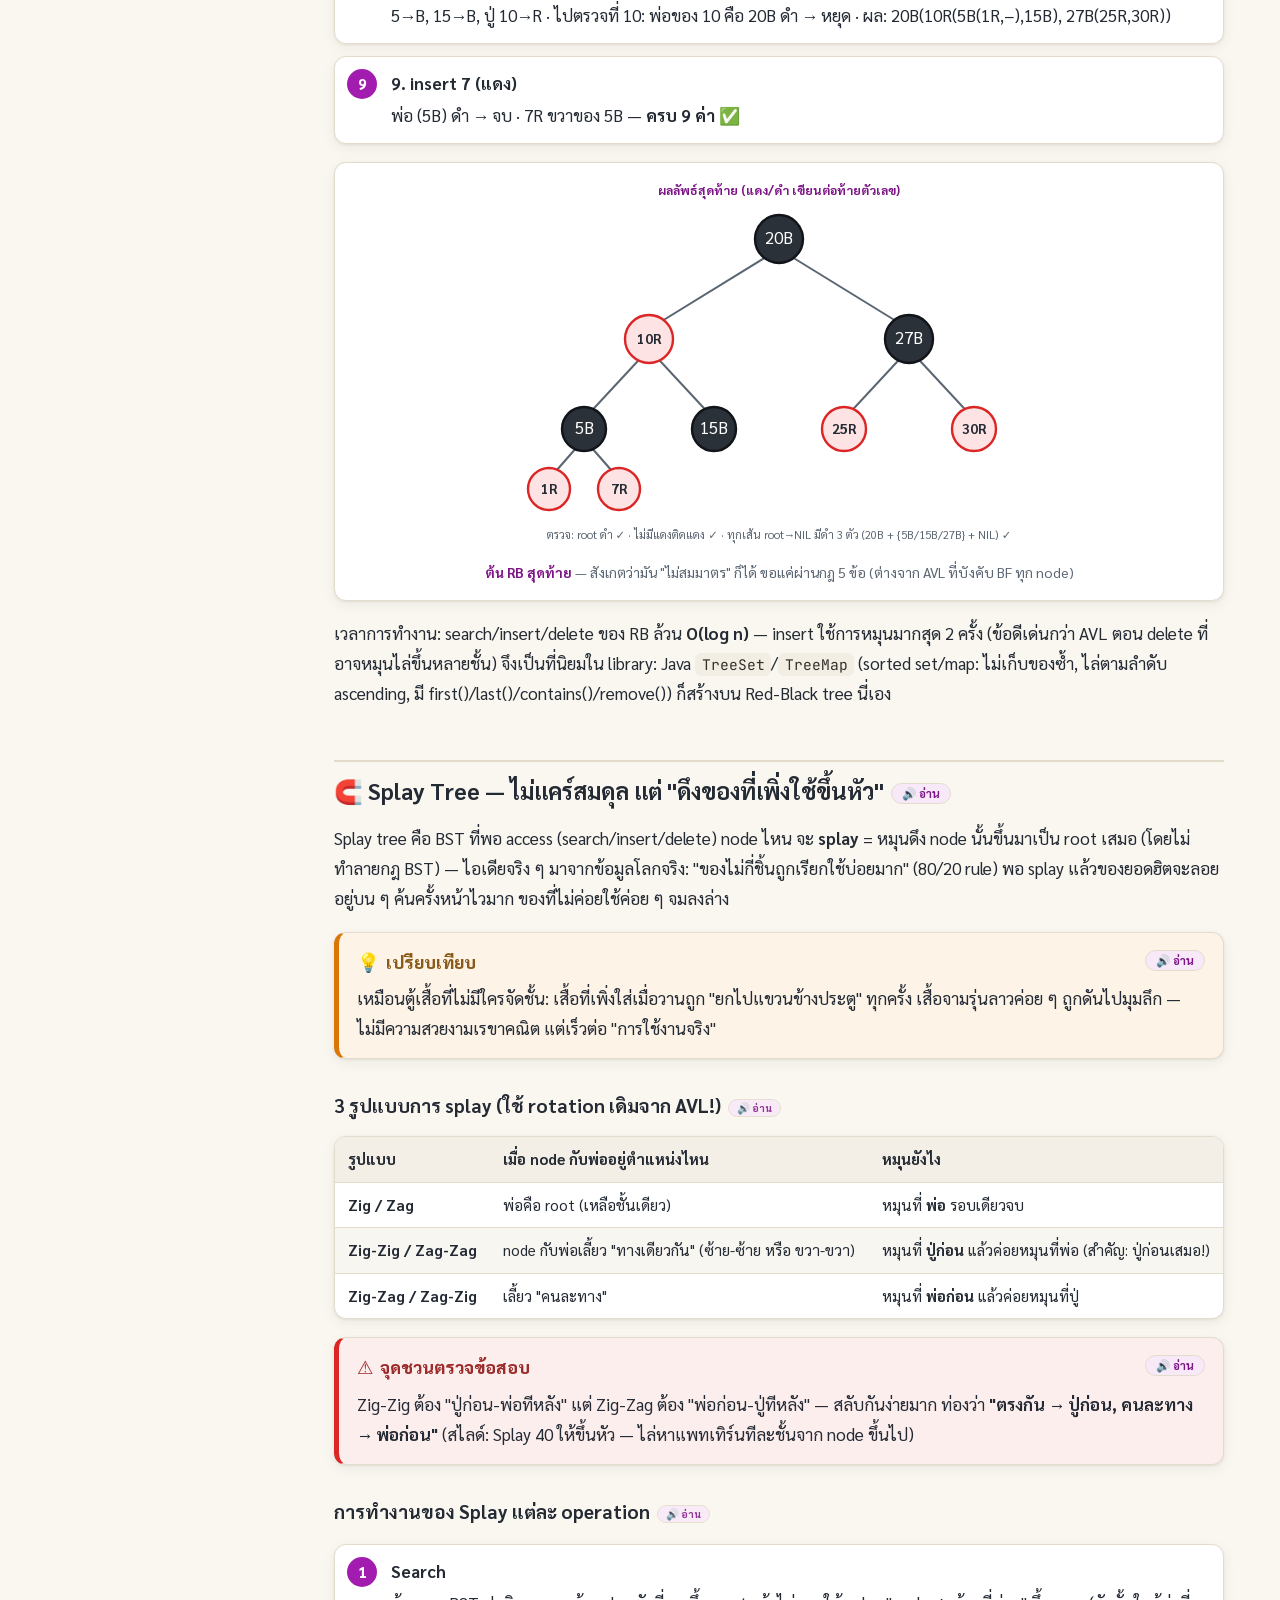
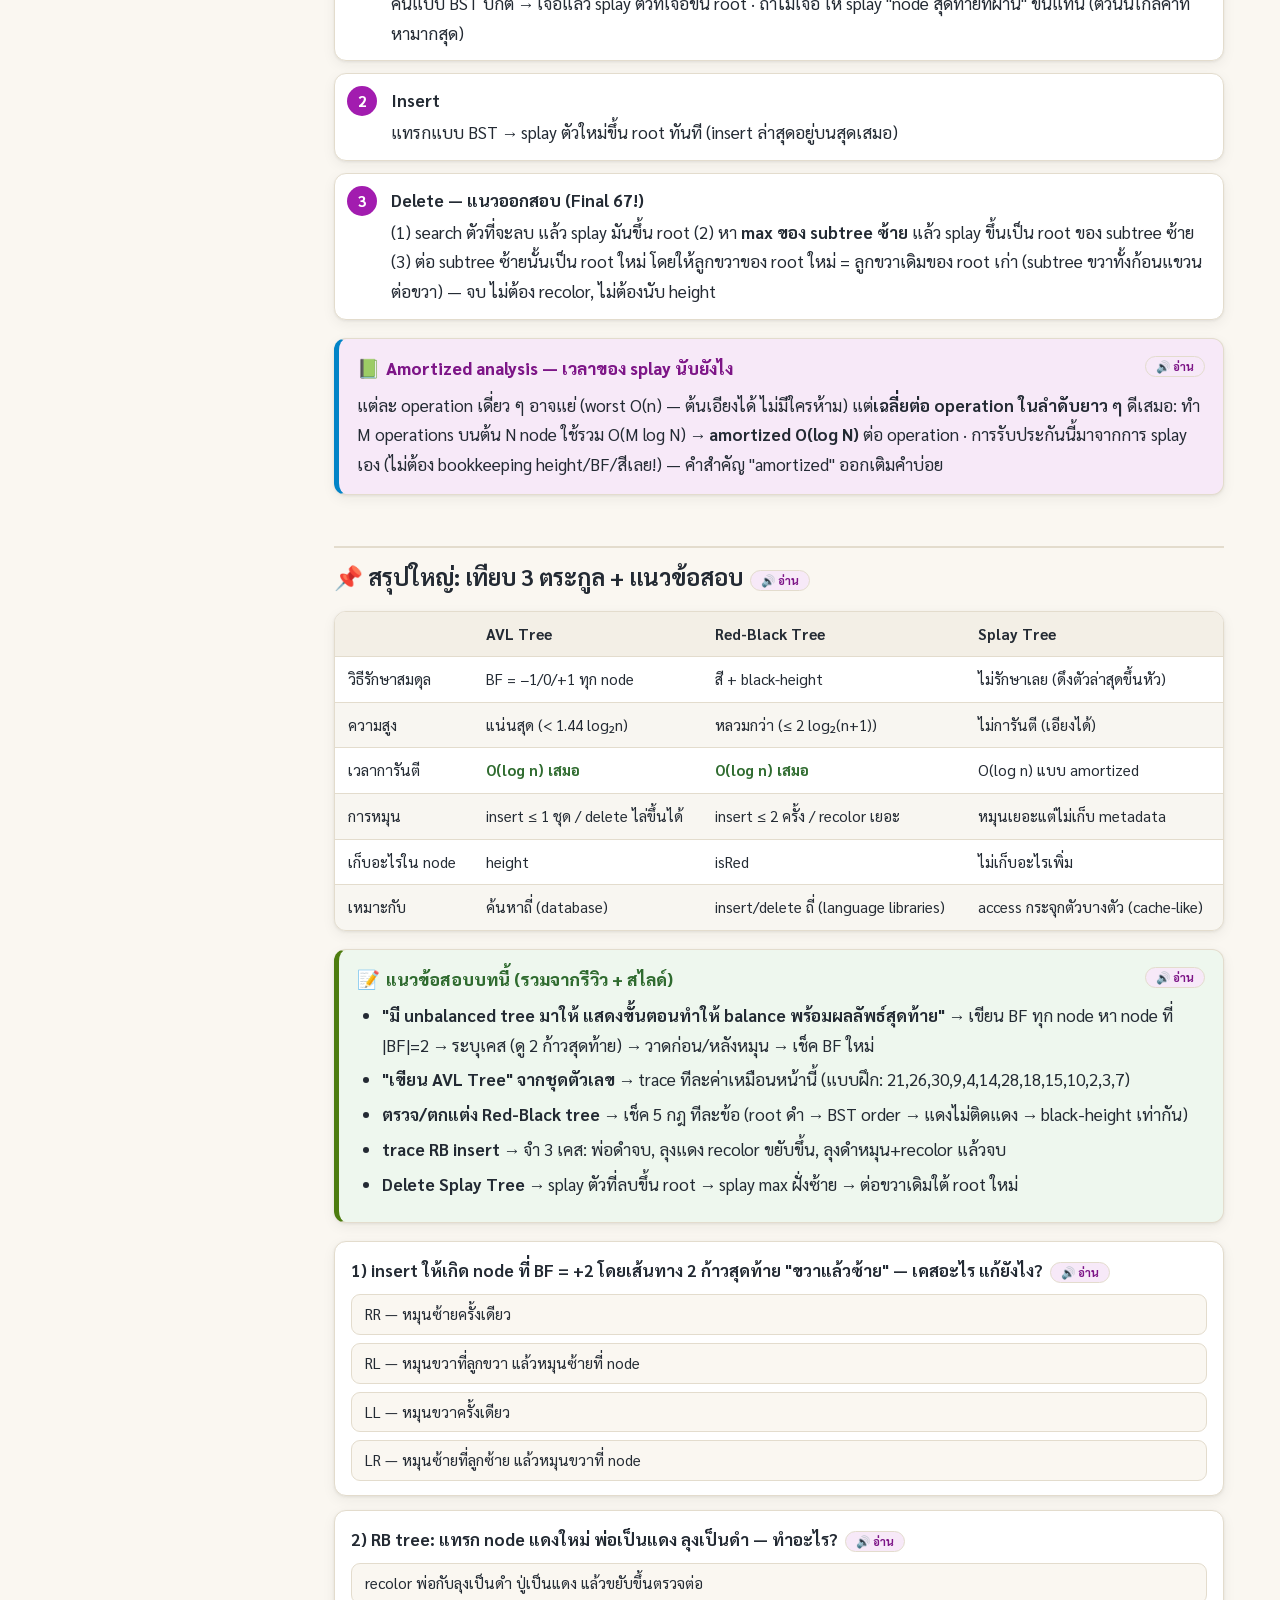
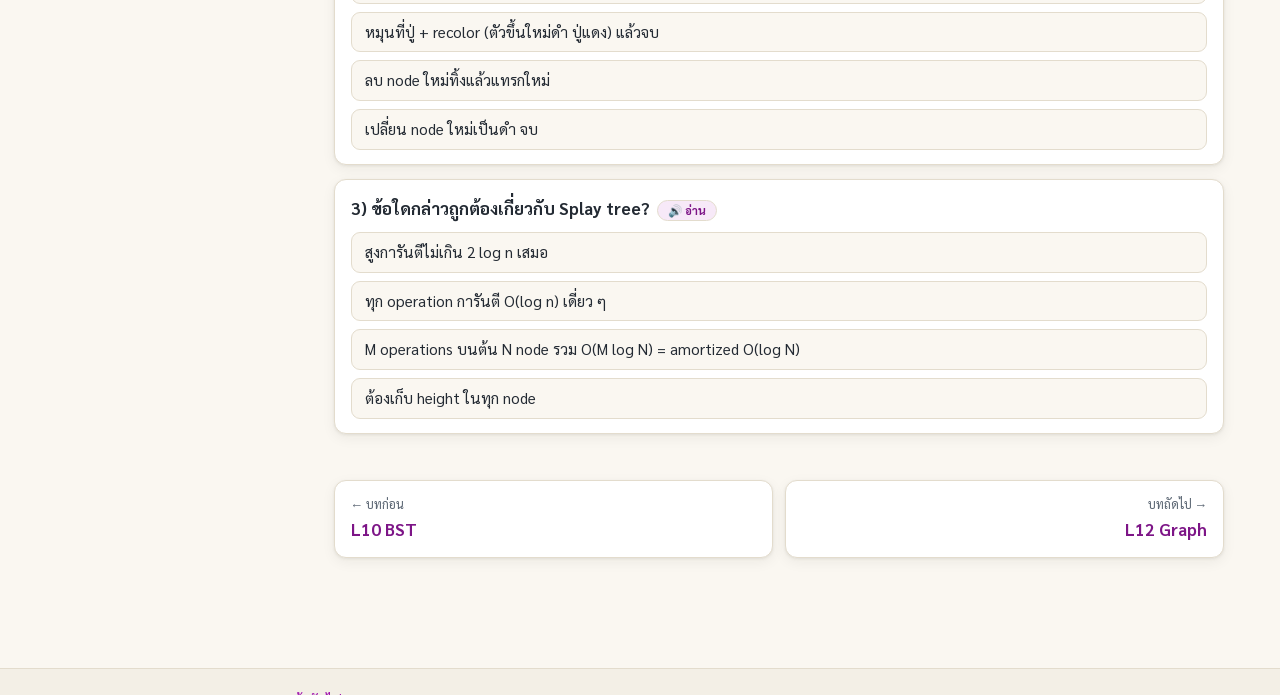
<file: avltree.html>
<!DOCTYPE html>
<html lang="th">
<head>
<meta charset="UTF-8">
<meta name="viewport" content="width=device-width, initial-scale=1.0">
<meta name="referrer" content="no-referrer">
<title>L11 AVL · Red-Black · Splay — เว็บติวสอบ Final DSA</title>
<link rel="icon" href="data:image/svg+xml,%3Csvg xmlns=%27http://www.w3.org/2000/svg%27 viewBox=%270 0 32 32%27%3E%3Crect width=%2732%27 height=%2732%27 rx=%278%27 fill=%27%230e7490%27/%3E%3Ctext x=%2716%27 y=%2722%27 font-size=%2716%27 font-weight=%27bold%27 text-anchor=%27middle%27 fill=%27white%27 font-family=%27sans-serif%27%3EDS%3C/text%3E%3C/svg%3E">
<link rel="preconnect" href="https://fonts.googleapis.com">
<link rel="preconnect" href="https://fonts.gstatic.com" crossorigin>
<link href="https://fonts.googleapis.com/css2?family=Sarabun:wght@400;500;600;700;800&family=JetBrains+Mono:wght@400;600&display=swap" rel="stylesheet">
<link rel="stylesheet" href="assets/style.css">
</head>
<body class="topic-avltree">
<div id="progress"></div>
<header class="site">
  <div class="site-inner">
    <a class="brand" href="index.html"><span class="logo">DS</span>DSA Final Prep</a>
    <nav class="main">
      <a href="index.html">หน้าแรก</a>
      <a href="sorting.html">Sorting</a>
      <a href="heap.html">Heap &amp; PQ</a>
      <a href="bst.html">BST</a>
      <a href="avltree.html" class="active">AVL·RB·Splay</a>
      <a href="graph.html">Graph</a>
      <a href="exam.html">แนวข้อสอบ</a>
      <a href="onenight.html">คืนเดียวจบ</a>
    </nav>
    <div class="header-actions">
      <button class="icon-btn" data-action="toggle-theme" title="สลับธีมมืด/สว่าง" aria-label="สลับธีม">🌙</button>
    </div>
  </div>
</header>

<div class="wrap">
<aside class="toc">
  <div class="toc-head">สารบัญ Advanced Tree <span class="chev">▾</span></div>
  <div class="toc-body">
    <a href="#why">ทำไมต้อง balance</a>
    <a href="#strategies">3 กลยุทธ์ balance</a>
    <a href="#avl">AVL: balance factor</a>
    <a href="#rotations">4 เคสหมุน (LL RR LR RL)</a>
    <a href="#trace">trace สร้าง AVL 13 ค่า</a>
    <a href="#avlcode">โค้ดหมุน + การลบ</a>
    <a href="#rb">Red-Black Tree: กฎ 5 ข้อ</a>
    <a href="#rbcheck">ตรวจ tree ว่า RB ได้ไหม</a>
    <a href="#rbinsert">RB insert + trace 9 ค่า</a>
    <a href="#splay">Splay Tree</a>
    <a href="#summary">สรุป + แนวข้อสอบ</a>
  </div>
</aside>

<main>
<section class="hero">
  <div class="kicker">L11 · Advanced Tree (Self-balancing BST)</div>
  <h1>AVL · Red-Black · Splay — กันไม่ให้ BST เอียง</h1>
  <p class="lead">รุ่นพี่เจอ: <strong>"มี Unbalanced Tree แสดงขั้นตอนทำให้ Balance พร้อมผลลัพธ์สุดท้าย"</strong> (Final 66)
  และ <strong>"เขียน AVL Tree, Delete Splay Tree"</strong> (Final 67) — หัวใจของบทนี้คือการหมุน (rotation) 4 แบบ
  กับการเช็ค Red-Black ว่า valid ไหม ซึ่งสไลด์ยกเป็นเคสมาถึง 8 ข้อ!</p>
  <div class="meta">
    <span class="chip">⭐ AVL rebalance ทีละขั้น</span>
    <span class="chip">⭐ ตรวจ RB tree valid/invalid</span>
    <span class="chip">⭐ RB insert trace</span>
    <span class="chip">⭐ Splay delete</span>
  </div>
</section>

<h2 id="why"> 😤 ปัญหาเดิม: BST ไม่ยอมสมดุลเอง</h2>
<p>บทที่แล้วเราเห็นแล้วว่า BST สวยตอน balanced (O(log n)) แต่ถ้า insert ข้อมูลตามลำดับมันจะเอนไปเป็น linked list (O(n))
— ปัญหาคือ <strong>tree ไม่รู้ตัว</strong> ว่าตัวเองเอียง ใครจะมาทำให้มันตั้งไข่ไข่ได้? 3 กลยุทธ์ (ตามสไลด์):</p>

<h2 id="strategies">🥋 3 กลยุทธ์ทำให้สมดุล</h2>
<div class="tbl-wrap"><table>
<thead><tr><th>กลยุทธ์</th><th>วิธี</th><th>ข้อดี / ข้อเสีย</th></tr></thead>
<tbody>
<tr><td><b>1. Keep it balance</b><br>(สมดุลสมบูรณ์)</td><td>เรียงข้อมูลก่อน แล้ว build tree จากกึ่งกลางทุกชั้น</td><td>ต้นสวยสุด แต่แพง: O(n log n) ต่อการเพิ่ม 1 ตัว — ใช้ได้เฉพาะข้อมูลนิ่ง ๆ ไม่ค่อยอัปเดต</td></tr>
<tr><td><b>2. Keep it pretty balance</b><br>(พอประมาณ)</td><td><b>AVL Tree</b> / <b>Red-Black Tree</b> — แทรก bookkeeping แล้วหมุนแก้ทันทีตอน insert/delete</td><td>รับประกันสูง O(log n) เสมอ · ต้องจ่ายค่าจัดการตลอด</td></tr>
<tr><td><b>3. ตัวที่เพิ่งใช้ไว้บนสุด</b><br>(Splay Tree)</td><td>ทุกครั้งที่ access ให้ "หมุนดึง" node นั้นขึ้น root</td><td>ไม่แคร์สมดุลเลย แต่ของที่ใช้บ่อยจะลอยขึ้นบน เร็วแบบ amortized</td></tr>
</tbody></table></div>
<p class="small">สไลด์เตือน: "ปล่อยให้ดวงจัดการ (ไม่ balance) เป็น bad practice มาก" — ส่วนตัวเลือกที่ 1 แก้ด้วยการ sort ก่อน build: วิธี build balanced BST จาก sorted list ถูกทิ้งไว้เป็นการบ้าน (นึกถึง binary search: หยิบกลางเป็น root แล้ววนซ้ำสองครึ่ง)</p>

<h2 id="avl">🌳 AVL Tree — เช็คสมดุลด้วย Balance Factor</h2>
<p>AVL (Adelson-Velsky และ Landis) คือ BST แรกที่ self-balancing ในโลก กฎมันเด็ดขาดว่า:</p>
<div class="box basic"><div class="box-title"><span class="em">📗</span>พื้นฐานที่ต้องท่อง</div>
<ul>
<li><strong>height(node)</strong>: ใบ = 0, node ปกติ = 1 + max(height ลูกซ้าย, height ลูกขวา), <strong>ช่องว่าง (null) = −1</strong></li>
<li><strong>Balance Factor (BF) = height(ซ้าย) − height(ขวา)</strong> — ค่าที่อนุญาต: <strong>−1, 0, +1 เท่านั้น</strong></li>
<li>BF &gt; 0 = ถนัดซ้าย (left-heavy), BF &lt; 0 = ถนัดขวา (right-heavy)</li>
<li>ต้นที่เป็น AVL มีความสูง <strong>h &lt; 1.44 log₂ n</strong> — "สวยพอ" และ search/insert/delete ยัง O(log n)</li>
</ul></div>
<figure class="diagram">
<svg viewBox="0 0 720 240" width="720" role="img" aria-label="Balance factor examples">
  <!-- tree 1 -->
  <g>
    <text x="140" y="14" text-anchor="middle" class="slab-b">BF = h(ซ้าย) − h(ขวา)</text>
    <line x1="140" y1="60" x2="75" y2="110" class="te"/><line x1="140" y1="60" x2="205" y2="110" class="te"/>
    <line x1="75" y1="130" x2="35" y2="170" class="te"/>
    <g><circle cx="140" cy="50" r="20" class="nd"/><text x="140" y="55" text-anchor="middle" class="nlab">21</text><text x="170" y="42" class="wlab">BF = +1</text></g>
    <g><circle cx="75" cy="120" r="20" class="nd"/><text x="75" y="125" text-anchor="middle" class="nlab">9</text><text x="42" y="98" class="wlab">BF = +1</text></g>
    <g><circle cx="205" cy="120" r="20" class="nd"/><text x="205" y="125" text-anchor="middle" class="nlab">26</text><text x="235" y="98" class="wlab">BF = 0</text></g>
    <g><circle cx="35" cy="180" r="18" class="nd"/><text x="35" y="185" text-anchor="middle" class="nlab">4</text><text x="35" y="212" text-anchor="middle" class="tag">ใบ h=0</text></g>
    <text x="140" y="225" text-anchor="middle" class="tag">BF(21) = h(9)−h(26) = 1−1 = 0 ✓ (สูตรตัวอย่างขวา)</text>
  </g>
  <!-- tree 2 -->
  <g>
    <text x="500" y="14" text-anchor="middle" class="slab-b">ตัวอย่างคำนวณจริง</text>
    <line x1="500" y1="60" x2="420" y2="110" class="te"/><line x1="500" y1="60" x2="580" y2="110" class="te"/>
    <line x1="420" y1="130" x2="375" y2="170" class="te"/><line x1="420" y1="130" x2="465" y2="170" class="te"/>
    <g><circle cx="500" cy="50" r="20" class="nd"/><text x="500" y="55" text-anchor="middle" class="nlab">21</text><text x="530" y="42" class="wlab">BF = +1</text></g>
    <g><circle cx="420" cy="120" r="20" class="nd"/><text x="420" y="125" text-anchor="middle" class="nlab">9</text><text x="345" y="105" class="wlab">BF = +1</text></g>
    <g><circle cx="580" cy="120" r="20" class="nd"/><text x="580" y="125" text-anchor="middle" class="nlab">26</text><text x="610" y="105" class="wlab">BF = −1</text></g>
    <g><circle cx="375" cy="180" r="18" class="nd"/><text x="375" y="185" text-anchor="middle" class="nlab">4</text><text x="348" y="196" class="tag">h=0</text></g>
    <g><circle cx="465" cy="180" r="18" class="nd"/><text x="465" y="185" text-anchor="middle" class="nlab">14</text><text x="478" y="196" class="tag">h=0</text></g>
    <text x="500" y="225" text-anchor="middle" class="tag">h(4)=0, h(14)=0 → BF(9) = 0−(−1) = +1 · h(9)=1 → BF(21) = 1−0 = +1 · ทุกตัว |BF| ≤ 1 ✅</text>
  </g>
</svg>
<figcaption><b>นับ height ให้เป็น</b> — โมฆะ (ไม่มีลูก) นับ −1 ตามสไลด์ · BF ที่ |BF| ≥ 2 = ต้องหมุนทันที</figcaption>
</figure>

<h2 id="rotations">🔄 4 เคสหมุน (หัวใจที่สุดของบท)</h2>
<p>เมื่อ insert/delete ทำให้ node ไหน BF เป็น ±2 เรา "หมุน" แก้ตรงจุด — ชื่อเคสตั้งตาม "ทางเดินของเส้นทาง insert 2 ก้าวสุดท้าย":</p>
<div class="tbl-wrap"><table>
<thead><tr><th>เคส</th><th>รูปแบบ</th><th>วิธีแก้</th><th>จำง่าย</th></tr></thead>
<tbody>
<tr><td><b>LL</b></td><td>ซ้าย-ซ้าย (BF +2, ลูกซ้าย BF ≥ 0)</td><td><b>หมุนขวา</b> ที่ node</td><td>เคส "นอก" (outside) — หมุนเดียวจบ</td></tr>
<tr><td><b>RR</b></td><td>ขวา-ขวา (BF −2, ลูกขวา BF ≤ 0)</td><td><b>หมุนซ้าย</b> ที่ node</td><td>เคส "นอก" — หมุนเดียวจบ</td></tr>
<tr><td><b>LR</b></td><td>ซ้าย-ขวา (BF +2, ลูกซ้าย BF &lt; 0)</td><td><b>หมุนซ้ายที่ลูกซ้าย แล้วหมุนขวาที่ node</b></td><td>เคส "ใน" (inside) — หมุน 2 ครั้ง</td></tr>
<tr><td><b>RL</b></td><td>ขวา-ซ้าย (BF −2, ลูกขวา BF &gt; 0)</td><td><b>หมุนขวาที่ลูกขวา แล้วหมุนซ้ายที่ node</b></td><td>เคส "ใน" — หมุน 2 ครั้ง</td></tr>
</tbody></table></div>

<figure class="diagram">
<svg viewBox="0 0 850 490" width="850" role="img" aria-label="Four rotation cases">
  <!-- RR case -->
  <g transform="translate(10,10)">
    <text x="90" y="14" text-anchor="middle" class="slab-b">RR → หมุนซ้าย</text>
    <line x1="90" y1="60" x2="40" y2="110" class="te"/><line x1="90" y1="60" x2="140" y2="110" class="te"/>
    <line x1="140" y1="130" x2="100" y2="170" class="te"/><line x1="140" y1="130" x2="180" y2="170" class="te"/>
    <g><circle cx="90" cy="50" r="20" class="nd bad"/><text x="90" y="55" text-anchor="middle" class="nlab">21</text><text x="58" y="34" class="tag">BF−2</text></g>
    <g><circle cx="40" cy="120" r="18" class="nd dim"/><text x="40" y="125" text-anchor="middle" class="nlab">9</text></g>
    <g><circle cx="140" cy="120" r="20" class="nd hot"/><text x="140" y="125" text-anchor="middle" class="nlab">26</text></g>
    <g><circle cx="100" cy="180" r="18" class="nd dim"/><text x="100" y="185" text-anchor="middle" class="nlab">T2</text></g>
    <g><circle cx="180" cy="180" r="18" class="nd hot"/><text x="180" y="185" text-anchor="middle" class="nlab">30</text></g>
    <text x="90" y="225" text-anchor="middle" class="tag">ก่อน</text>
  </g>
  <text x="212" y="105" class="slab-b">→</text>
  <g transform="translate(235,10)">
    <line x1="90" y1="60" x2="40" y2="110" class="te"/><line x1="90" y1="60" x2="140" y2="110" class="te"/>
    <line x1="40" y1="130" x2="40" y2="160" class="te"/>
    <g><circle cx="90" cy="50" r="20" class="nd good"/><text x="90" y="55" text-anchor="middle" class="nlab">26</text></g>
    <g><circle cx="40" cy="120" r="20" class="nd good"/><text x="40" y="125" text-anchor="middle" class="nlab">21</text></g>
    <g><circle cx="140" cy="120" r="18" class="nd good"/><text x="140" y="125" text-anchor="middle" class="nlab">30</text></g>
    <g><circle cx="40" cy="170" r="18" class="nd good"/><text x="40" y="175" text-anchor="middle" class="nlab">9</text></g>
    <text x="90" y="225" text-anchor="middle" class="tag">หลัง — T2 (ลูกซ้ายของ 30) มาเป็นลูกขวาของ 21</text>
  </g>
  <!-- LL case -->
  <g transform="translate(500,10)">
    <text x="90" y="14" text-anchor="middle" class="slab-b">LL → หมุนขวา</text>
    <line x1="90" y1="60" x2="40" y2="110" class="te"/><line x1="90" y1="60" x2="140" y2="110" class="te"/>
    <line x1="40" y1="130" x2="0" y2="170" class="te"/><line x1="40" y1="130" x2="80" y2="170" class="te"/>
    <g><circle cx="90" cy="50" r="20" class="nd bad"/><text x="90" y="55" text-anchor="middle" class="nlab">21</text><text x="122" y="34" class="tag">BF+2</text></g>
    <g><circle cx="40" cy="120" r="20" class="nd hot"/><text x="40" y="125" text-anchor="middle" class="nlab">9</text></g>
    <g><circle cx="140" cy="120" r="18" class="nd dim"/><text x="140" y="125" text-anchor="middle" class="nlab">26</text></g>
    <g><circle cx="0" cy="180" r="18" class="nd hot"/><text x="0" y="185" text-anchor="middle" class="nlab">4</text></g>
    <g><circle cx="80" cy="180" r="18" class="nd dim"/><text x="80" y="185" text-anchor="middle" class="nlab">T2</text></g>
    <text x="90" y="225" text-anchor="middle" class="tag">ก่อน</text>
  </g>
  <text x="702" y="105" class="slab-b">→</text>
  <g transform="translate(725,10)">
    <line x1="40" y1="60" x2="-10" y2="110" class="te"/><line x1="40" y1="60" x2="90" y2="110" class="te"/>
    <line x1="90" y1="130" x2="90" y2="160" class="te"/>
    <g><circle cx="40" cy="50" r="20" class="nd good"/><text x="40" y="55" text-anchor="middle" class="nlab">9</text></g>
    <g><circle cx="-10" cy="120" r="18" class="nd good"/><text x="-10" y="125" text-anchor="middle" class="nlab">4</text></g>
    <g><circle cx="90" cy="120" r="20" class="nd good"/><text x="90" y="125" text-anchor="middle" class="nlab">21</text></g>
    <g><circle cx="90" cy="170" r="18" class="nd good"/><text x="90" y="175" text-anchor="middle" class="nlab">26</text></g>
    <text x="40" y="225" text-anchor="middle" class="tag">หลัง — T2 มาเป็นลูกซ้ายของ 21</text>
  </g>
  <!-- LR case -->
  <g transform="translate(28,240)">
    <text x="90" y="14" text-anchor="middle" class="slab-b">LR → หมุนซ้ายที่ลูก แล้วขวาที่ node</text>
    <line x1="90" y1="60" x2="40" y2="110" class="te"/><line x1="90" y1="60" x2="140" y2="110" class="te"/>
    <line x1="40" y1="130" x2="0" y2="170" class="te"/><line x1="40" y1="130" x2="80" y2="170" class="te"/>
    <g><circle cx="90" cy="50" r="20" class="nd bad"/><text x="90" y="55" text-anchor="middle" class="nlab">21</text><text x="58" y="34" class="tag">BF+2</text></g>
    <g><circle cx="40" cy="120" r="20" class="nd hot"/><text x="40" y="125" text-anchor="middle" class="nlab">9</text><text x="8" y="98" class="tag">BF−1</text></g>
    <g><circle cx="140" cy="120" r="18" class="nd dim"/><text x="140" y="125" text-anchor="middle" class="nlab">26</text></g>
    <g><circle cx="0" cy="180" r="18" class="nd dim"/><text x="0" y="185" text-anchor="middle" class="nlab">4</text></g>
    <g><circle cx="80" cy="180" r="18" class="nd hot"/><text x="80" y="185" text-anchor="middle" class="nlab">14</text></g>
    <text x="90" y="235" text-anchor="middle" class="tag">ก่อน: insert 14 (ซ้ายแล้วขวา)</text>
  </g>
  <text x="212" y="335" class="slab-b">→</text>
  <g transform="translate(235,240)">
    <line x1="90" y1="60" x2="40" y2="110" class="te"/><line x1="90" y1="60" x2="140" y2="110" class="te"/>
    <line x1="40" y1="130" x2="0" y2="170" class="te"/><line x1="40" y1="130" x2="80" y2="170" class="te"/>
    <line x1="140" y1="130" x2="140" y2="160" class="te"/>
    <g><circle cx="90" cy="50" r="20" class="nd good"/><text x="90" y="55" text-anchor="middle" class="nlab">14</text></g>
    <g><circle cx="40" cy="120" r="20" class="nd good"/><text x="40" y="125" text-anchor="middle" class="nlab">9</text></g>
    <g><circle cx="140" cy="120" r="20" class="nd good"/><text x="140" y="125" text-anchor="middle" class="nlab">21</text></g>
    <g><circle cx="0" cy="180" r="18" class="nd good"/><text x="0" y="185" text-anchor="middle" class="nlab">4</text></g>
    <g><circle cx="80" cy="180" r="18" class="nd good"/><text x="80" y="185" text-anchor="middle" class="nlab">T2</text></g>
    <g><circle cx="140" cy="170" r="18" class="nd good"/><text x="140" y="175" text-anchor="middle" class="nlab">26</text></g>
    <text x="90" y="235" text-anchor="middle" class="tag">หลัง: 14 ขึ้นกลาง ทุก BF กลับเป็น ±1/0</text>
  </g>
  <!-- RL case -->
  <g transform="translate(500,240)">
    <text x="115" y="14" text-anchor="middle" class="slab-b">RL → หมุนขวาที่ลูก แล้วซ้ายที่ node</text>
    <line x1="115" y1="60" x2="65" y2="110" class="te"/><line x1="115" y1="60" x2="165" y2="110" class="te"/>
    <line x1="165" y1="130" x2="125" y2="170" class="te"/><line x1="165" y1="130" x2="205" y2="170" class="te"/>
    <g><circle cx="115" cy="50" r="20" class="nd bad"/><text x="115" y="55" text-anchor="middle" class="nlab">21</text><text x="83" y="34" class="tag">BF−2</text></g>
    <g><circle cx="65" cy="120" r="18" class="nd dim"/><text x="65" y="125" text-anchor="middle" class="nlab">9</text></g>
    <g><circle cx="165" cy="120" r="20" class="nd hot"/><text x="165" y="125" text-anchor="middle" class="nlab">26</text><text x="170" y="72" class="tag">BF+1</text></g>
    <g><circle cx="125" cy="180" r="18" class="nd hot"/><text x="125" y="185" text-anchor="middle" class="nlab">14</text></g>
    <g><circle cx="205" cy="180" r="18" class="nd dim"/><text x="205" y="185" text-anchor="middle" class="nlab">30</text></g>
    <text x="115" y="235" text-anchor="middle" class="tag">ก่อน: insert 14 (ขวาแล้วซ้าย)</text>
  </g>
  <text x="702" y="335" class="slab-b">→</text>
  <g transform="translate(725,240)">
    <line x1="40" y1="60" x2="-10" y2="110" class="te"/><line x1="40" y1="60" x2="90" y2="110" class="te"/>
    <line x1="-10" y1="120" x2="-10" y2="150" class="te"/>
    <g><circle cx="40" cy="50" r="20" class="nd good"/><text x="40" y="55" text-anchor="middle" class="nlab">14</text></g>
    <g><circle cx="-10" cy="120" r="20" class="nd good"/><text x="-10" y="125" text-anchor="middle" class="nlab">21</text></g>
    <g><circle cx="90" cy="120" r="20" class="nd good"/><text x="90" y="125" text-anchor="middle" class="nlab">26</text></g>
    <g><circle cx="-10" cy="165" r="18" class="nd good"/><text x="-10" y="170" text-anchor="middle" class="nlab">9</text></g>
    <g><circle cx="90" cy="170" r="18" class="nd good"/><text x="90" y="175" text-anchor="middle" class="nlab">30</text></g>
    <text x="40" y="235" text-anchor="middle" class="tag">หลัง</text>
  </g>
</svg>
<figcaption><b>4 เคส</b> — T2 คือ subtree ที่ "ย้ายบ้าน" ตอนหมุน (สำคัญมากตอนเขียนโค้ด: T2 เปลี่ยนแม่จาก A เป็น B) · แดง = node ที่ BF พัง, เหลือง = node บนเส้นทาง insert</figcaption>
</figure>

<div class="box warn"><div class="box-title"><span class="em">⚠️</span>วิธีจำให้ไม่งง</div>
<p>ดู "2 ก้าวสุดท้ายของเส้นทาง insert": ถ้าตรงกัน (LL/RR) = เคสนอก หมุนรอบเดียว<strong>สวนทาง</strong> (LL→ขวา, RR→ซ้าย)
ถ้าเลี้ยว (LR/RL) = เคสใน หมุน<strong>สองรอบ</strong>: รอบแรกทำให้เส้นทางตรงก่อน แล้วจบเหมือนเคสนอก</p></div>

<h3>ขั้นตอน insert ของ AVL ครบทุกข้อ (ทำในข้อสอบตามนี้เป๊ะ)</h3>
<div class="steps">
  <div class="step"><span class="step-t">1. insert ลงแบบ BST ปกติ</span>เดินซ้าย/ขวาตาม BST property แล้ววางเป็นใบ</div>
  <div class="step"><span class="step-t">2. เดิน "ขึ้น" ตามเส้นทาง คำนวณ BF ทุก node</span>หลังวางใบ height ของบรรพบุรุษเปลี่ยนได้ — เริ่มจากพ่อของใบใหม่ขึ้นไปจนถึง root</div>
  <div class="step"><span class="step-t">3. เจอ node แรกที่ |BF| = 2 → หมุนที่ node นั้น</span>เลือกเคสจาก 2 ก้าวสุดท้ายของเส้นทาง (LL/RR/LR/RL) — <strong>หมุนครั้งเดียว (เดี่ยวหรือคู่) ก็จบ</strong> ทฤษฎีบท AVL การันตี (insert ต้องหมุนมากสุด 1 ชุด; delete ต่างหากอาจต้องหมุนไล่ขึ้นทุกชั้น)</div>
  <div class="step"><span class="step-t">4. อัปเดต height ของ node ที่เกี่ยวข้อง</span>หลังหมุน height เปลี่ยน — ถ้าเขียนโค้ดให้ recompute เสมอ (เดี๋ยวดูโค้ดข้างล่าง)</div>
</div>
<h2 id="trace">🧪 สร้าง AVL จากสไลด์: 21, 26, 30, 9, 4, 14, 28, 18, 15, 10, 2, 3, 7</h2>
<p>นี่คือโจทย์ตรงจากสไลด์ — ทำตามได้ = สอบ AVL ได้แน่ สังเกตว่ามันไล่ครบ <strong>ทั้ง 4 เคสหมุน</strong> เลย (RR, LL, LR, RL ครบ) ขั้นตอนละเอียดดังนี้:</p>

<div class="steps">
  <div class="step"><span class="step-t">1–2: insert 21, 26 → ปกติ</span>21 เป็น root, 26 ไปขวาของ 21 · BF(21) = −1 ยังไหว</div>
  <div class="step"><span class="step-t">3: insert 30 → พังที่ 21 (BF = −2) เคส RR → หมุนซ้าย</span>เส้นทาง 21→26→30 เลี้ยวขวาสองที ตรงกัน = เคสนอก หมุนเดียวจบ: 26 ขึ้น root</div>
  <div class="step"><span class="step-t">4: insert 9 → ปกติ</span>9 ไปซ้ายของ 21 · ทุก BF อยู่ใน −1..+1</div>
  <div class="step"><span class="step-t">5: insert 4 → พังที่ 21 (BF = +2) เคส LL → หมุนขวา</span>เส้นทาง 21→9→4 ตรงกัน หมุนเดียว: 9 ขึ้นแทน 21</div>
  <div class="step"><span class="step-t">6: insert 14 → พังที่ 26 (BF = +2) เคส LR → หมุนซ้ายที่ 9 แล้วขวาที่ 26</span>เส้นทาง 26→9→21→14 เลี้ยวขวาแล้วซ้าย = เคสใน ต้องหมุนคู่</div>
  <div class="step"><span class="step-t">7: insert 28 → พังที่ 21 (BF = −2) เคส RR → หมุนซ้าย</span>28 ลงซ้ายของ 30 ทำให้ฝั่งขวาของ 21 สูง 3 ชั้น</div>
  <div class="step"><span class="step-t">8: insert 18 → ปกติ</span>18 ลงขวาของ 14 · ไม่มี node ไหน |BF| = 2</div>
  <div class="step"><span class="step-t">9: insert 15 → พังที่ 14 (BF = −2) เคส RL → หมุนขวาที่ 18 แล้วซ้ายที่ 14</span>15 ลงซ้ายของ 18 → subtree 14 เอียงขวาแต่ลูกเอียงซ้าย = เคสใน</div>
  <div class="step"><span class="step-t">10: insert 10 → ปกติ</span>10 ลงขวาของ 9 · ผ่านหมด</div>
  <div class="step"><span class="step-t">11: insert 2 → พังที่ 26 (BF = +2) เคส LL → หมุนขวา</span>2 ลงซ้ายของ 4 ทำให้ฝั่งซ้ายของ 26 สูง 4 ชั้น — 21 ขึ้นเป็น root ใหม่</div>
  <div class="step"><span class="step-t">12: insert 3 → พังที่ 4 (BF = +2) เคส LR → หมุนซ้ายที่ 2 แล้วขวาที่ 4</span>3 ลงขวาของ 2 → subtree เล็ก ๆ ก็หมุนได้</div>
  <div class="step"><span class="step-t">13: insert 7 → ปกติ — เสร็จสรรพ ✅</span>7 ลงขวาของ 4 · ตรวจ in-order ได้ 2,3,4,7,9,10,21,14,15,18,26,28,30 (เรียง = BST ถูก)</div>
</div>

<p>ดูภาพ "ก่อน → หลัง" ของทุกจุดที่หมุน (ตัวเลขในวงกลมแดง = node ที่ BF พัง ณ ตอนนั้น):</p>

<figure class="diagram">
<svg viewBox="0 0 760 195" width="760" role="img" aria-label="AVL trace step 3">
  <text x="20" y="16" class="slab-b">ขั้น 3: insert 30 → RR ที่ 21 (หมุนซ้าย)</text>
  <g transform="translate(20,30)">
    <line x1="80" y1="30" x2="35" y2="70" class="te"/><line x1="80" y1="30" x2="125" y2="70" class="te"/>
    <line x1="125" y1="88" x2="90" y2="118" class="te"/><line x1="125" y1="88" x2="160" y2="118" class="te"/>
    <g><circle cx="80" cy="20" r="17" class="nd bad"/><text x="80" y="25" text-anchor="middle" class="nlab">21</text></g>
    <g><circle cx="35" cy="80" r="16" class="nd dim"/><text x="35" y="85" text-anchor="middle" class="nlab">9?</text></g>
    <g><circle cx="125" cy="80" r="16" class="nd"/><text x="125" y="85" text-anchor="middle" class="nlab">26</text></g>
    <g><circle cx="160" cy="128" r="16" class="nd hot"/><text x="160" y="133" text-anchor="middle" class="nlab">30</text></g>
    <text x="80" y="155" text-anchor="middle" class="tag">ก่อน (BF 21 = −2)</text>
  </g>
  <text x="230" y="105" class="slab-b">→</text>
  <g transform="translate(270,30)">
    <line x1="80" y1="30" x2="35" y2="70" class="te"/><line x1="80" y1="30" x2="125" y2="70" class="te"/>
    <g><circle cx="80" cy="20" r="17" class="nd good"/><text x="80" y="25" text-anchor="middle" class="nlab">26</text></g>
    <g><circle cx="35" cy="80" r="16" class="nd good"/><text x="35" y="85" text-anchor="middle" class="nlab">21</text></g>
    <g><circle cx="125" cy="80" r="16" class="nd good"/><text x="125" y="85" text-anchor="middle" class="nlab">30</text></g>
    <text x="80" y="155" text-anchor="middle" class="tag">หลัง: 26 ขึ้น root (21, 30 เป็นลูก)</text>
  </g>
  <text x="450" y="105" class="tag">หมายเหตุ: ภาพ "9?" = subtree ซ้ายของ 21 (ยังไม่มี)</text>
  <text x="450" y="123" class="tag">หลักการ: subtree กลาง (ลูกซ้ายของ 30) ย้ายไปเป็นลูกขวาของ 21</text>
</svg>
</figure>

<figure class="diagram">
<svg viewBox="0 0 760 195" width="760" role="img" aria-label="AVL trace step 5 and 6">
  <text x="20" y="16" class="slab-b">ขั้น 5: insert 4 → LL ที่ 21 (หมุนขวา)</text>
  <g transform="translate(20,28)">
    <line x1="80" y1="24" x2="35" y2="64" class="te"/><line x1="80" y1="24" x2="125" y2="64" class="te"/>
    <line x1="35" y1="82" x2="0" y2="112" class="te"/><line x1="35" y1="82" x2="70" y2="112" class="te"/>
    <g><circle cx="80" cy="16" r="16" class="nd bad"/><text x="80" y="21" text-anchor="middle" class="nlab">21</text></g>
    <g><circle cx="35" cy="74" r="16" class="nd"/><text x="35" y="79" text-anchor="middle" class="nlab">9</text></g>
    <g><circle cx="125" cy="74" r="16" class="nd"/><text x="125" y="79" text-anchor="middle" class="nlab">30</text></g>
    <g><circle cx="0" cy="122" r="15" class="nd hot"/><text x="0" y="127" text-anchor="middle" class="nlab">4</text></g>
    <text x="55" y="155" text-anchor="middle" class="tag">ก่อน</text>
  </g>
  <text x="170" y="105" class="slab-b">→</text>
  <g transform="translate(210,28)">
    <line x1="80" y1="24" x2="35" y2="64" class="te"/><line x1="80" y1="24" x2="125" y2="64" class="te"/>
    <line x1="125" y1="82" x2="90" y2="112" class="te"/><line x1="125" y1="82" x2="160" y2="112" class="te"/>
    <g><circle cx="80" cy="16" r="16" class="nd good"/><text x="80" y="21" text-anchor="middle" class="nlab">9</text></g>
    <g><circle cx="35" cy="74" r="16" class="nd good"/><text x="35" y="79" text-anchor="middle" class="nlab">4</text></g>
    <g><circle cx="125" cy="74" r="16" class="nd good"/><text x="125" y="79" text-anchor="middle" class="nlab">21</text></g>
    <g><circle cx="160" cy="122" r="15" class="nd dim"/><text x="160" y="127" text-anchor="middle" class="nlab">30</text></g>
    <text x="100" y="155" text-anchor="middle" class="tag">หลัง (26 ยัง root ด้านบน)</text>
  </g>
  <text x="500" y="90" class="slab-b">ขั้น 6: insert 14 → LR ที่ 26</text>
  <text x="500" y="112" class="tag">ก่อน: 26( 9(4, 21(14,−)), 30 ) → BF(26)=+2</text>
  <text x="500" y="132" class="tag">แก้: หมุนซ้ายที่ 9 (21 ขึ้น) → หมุนขวาที่ 26 (21 ขึ้น)</text>
  <text x="500" y="152" class="tag">หลัง: 21( 9(4,−), 26(14, 30) )</text>
</svg>
</figure>

<figure class="diagram">
<svg viewBox="0 0 760 250" width="760" role="img" aria-label="AVL trace step 7 and 9">
  <text x="20" y="16" class="slab-b">ขั้น 7: insert 28 → RR ที่ 21 (หมุนซ้าย)</text>
  <text x="20" y="40" class="tag">ก่อน: 21( 9(4,−), 26(14, 30(28,−)) ) → BF(21) = 1−3 = −2</text>
  <text x="20" y="60" class="tag">หลัง: 26( 21(9(4,−), 14), 30(28,−) ) — 21 ยกลง, 14 มาเป็นลูกขวาของ 21</text>
  <g transform="translate(20,76)">
    <line x1="90" y1="20" x2="45" y2="56" class="te"/><line x1="90" y1="20" x2="135" y2="56" class="te"/>
    <line x1="45" y1="74" x2="10" y2="106" class="te"/><line x1="45" y1="74" x2="80" y2="106" class="te"/>
    <line x1="135" y1="74" x2="100" y2="106" class="te"/><line x1="135" y1="74" x2="170" y2="106" class="te"/>
    <g><circle cx="90" cy="14" r="16" class="nd good"/><text x="90" y="19" text-anchor="middle" class="nlab">26</text></g>
    <g><circle cx="45" cy="66" r="16" class="nd good"/><text x="45" y="71" text-anchor="middle" class="nlab">21</text></g>
    <g><circle cx="135" cy="66" r="16" class="nd good"/><text x="135" y="71" text-anchor="middle" class="nlab">30</text></g>
    <g><circle cx="10" cy="116" r="14" class="nd"/><text x="10" y="121" text-anchor="middle" class="nlab">9(4)</text></g>
    <g><circle cx="80" cy="116" r="14" class="nd"/><text x="80" y="121" text-anchor="middle" class="nlab">14</text></g>
    <g><circle cx="100" cy="116" r="0"/><text x="108" y="140" class="tag">28 ใต้ 30</text></g>
    <text x="90" y="160" text-anchor="middle" class="tag">หลังขั้น 7</text>
  </g>
  <text x="400" y="110" class="slab-b">ขั้น 9: insert 15 → RL ที่ 14</text>
  <text x="400" y="132" class="tag">ก่อน: …21( 9(4,−), 14(−, 18(15,−)) ) → BF(14) = −1−1 = −2</text>
  <text x="400" y="154" class="tag">หลัง: 21( 9(4,−), 15(14, 18) ) — 14 กับ 18 ก้ำกึ่งลงมาเป็นลูกซ้าย/ขวาของ 15</text>
</svg>
</figure>

<figure class="diagram">
<svg viewBox="0 0 800 250" width="800" role="img" aria-label="AVL trace step 11 and 12">
  <text x="20" y="16" class="slab-b">ขั้น 11: insert 2 → LL ที่ 26 (หมุนขวา: 21 ขึ้นเป็น root)</text>
  <text x="20" y="38" class="tag">ก่อน: 26( 21( 9(4(2,−),−), 15(14,18) ), 30(28,−) ) → BF(26) = 4−1 = +2</text>
  <g transform="translate(20,50)">
    <line x1="80" y1="20" x2="35" y2="56" class="te"/><line x1="80" y1="20" x2="125" y2="56" class="te"/>
    <line x1="35" y1="74" x2="0" y2="106" class="te"/><line x1="35" y1="74" x2="70" y2="106" class="te"/>
    <line x1="0" y1="124" x2="0" y2="146" class="te"/>
    <g><circle cx="80" cy="14" r="16" class="nd bad"/><text x="80" y="19" text-anchor="middle" class="nlab">26</text></g>
    <g><circle cx="35" cy="66" r="16" class="nd"/><text x="35" y="71" text-anchor="middle" class="nlab">21</text></g>
    <g><circle cx="125" cy="66" r="16" class="nd"/><text x="125" y="71" text-anchor="middle" class="nlab">30(28)</text></g>
    <g><circle cx="0" cy="98" r="14" class="nd"/><text x="0" y="103" text-anchor="middle" class="nlab">9</text></g>
    <g><circle cx="70" cy="98" r="14" class="nd"/><text x="70" y="103" text-anchor="middle" class="nlab">15(14,18)</text></g>
    <g><circle cx="0" cy="156" r="14" class="nd hot"/><text x="0" y="161" text-anchor="middle" class="nlab">4(2)</text></g>
    <text x="80" y="190" text-anchor="middle" class="tag">ก่อน</text>
  </g>
  <text x="230" y="130" class="slab-b">→</text>
  <g transform="translate(280,50)">
    <line x1="80" y1="20" x2="35" y2="56" class="te"/><line x1="80" y1="20" x2="125" y2="56" class="te"/>
    <line x1="35" y1="74" x2="0" y2="106" class="te"/><line x1="35" y1="74" x2="70" y2="106" class="te"/>
    <line x1="125" y1="74" x2="90" y2="106" class="te"/><line x1="125" y1="74" x2="160" y2="106" class="te"/>
    <g><circle cx="80" cy="14" r="16" class="nd good"/><text x="80" y="19" text-anchor="middle" class="nlab">21</text></g>
    <g><circle cx="35" cy="66" r="16" class="nd good"/><text x="35" y="71" text-anchor="middle" class="nlab">9(4(2),10)</text></g>
    <g><circle cx="125" cy="66" r="16" class="nd good"/><text x="125" y="71" text-anchor="middle" class="nlab">26</text></g>
    <g><circle cx="90" cy="116" r="14" class="nd dim"/><text x="90" y="121" text-anchor="middle" class="nlab">15(14,18)</text></g>
    <g><circle cx="160" cy="116" r="14" class="nd dim"/><text x="160" y="121" text-anchor="middle" class="nlab">30(28)</text></g>
    <text x="100" y="190" text-anchor="middle" class="tag">หลัง: 15 subtree มาเป็นลูกซ้ายของ 26</text>
  </g>
  <text x="600" y="110" class="slab-b">ขั้น 12: insert 3 → LR ที่ 4</text>
  <text x="600" y="132" class="tag">ก่อน: 9( 4( 2(−,3), −), 10 ) → BF(4)=+2</text>
  <text x="600" y="154" class="tag">หลัง: 9( 3(2, 4), 10 ) — 3 ขึ้นกลาง</text>
  <text x="600" y="176" class="tag">สังเกต: subtree เล็กแค่ 3 ตัวก็หมุนได้</text>
</svg>
</figure>

<figure class="diagram">
<svg viewBox="0 0 560 405" width="560" role="img" aria-label="Final AVL tree">
  <text x="280" y="18" text-anchor="middle" class="slab-b">ผลลัพธ์สุดท้ายหลัง insert ครบ 13 ค่า (ขั้น 13: insert 7 ลงขวาของ 4 ไม่ต้องหมุน)</text>
  <line x1="280" y1="80" x2="160" y2="140" class="te"/><line x1="280" y1="80" x2="400" y2="140" class="te"/>
  <line x1="160" y1="160" x2="95" y2="215" class="te"/><line x1="160" y1="160" x2="225" y2="215" class="te"/>
  <line x1="400" y1="160" x2="335" y2="215" class="te"/><line x1="400" y1="160" x2="465" y2="215" class="te"/>
  <line x1="95" y1="235" x2="60" y2="285" class="te"/><line x1="95" y1="235" x2="130" y2="285" class="te"/>
  <line x1="335" y1="235" x2="300" y2="285" class="te"/><line x1="335" y1="235" x2="370" y2="285" class="te"/>
  <line x1="465" y1="235" x2="465" y2="278" class="te"/>
  <line x1="136" y1="310" x2="156" y2="330" class="te"/>
  <g><circle cx="280" cy="70" r="20" class="nd hot"/><text x="280" y="76" text-anchor="middle" class="nlab">21</text></g>
  <g><circle cx="160" cy="150" r="20" class="nd"/><text x="160" y="156" text-anchor="middle" class="nlab">9</text></g>
  <g><circle cx="400" cy="150" r="20" class="nd"/><text x="400" y="156" text-anchor="middle" class="nlab">26</text></g>
  <g><circle cx="95" cy="225" r="19" class="nd"/><text x="95" y="231" text-anchor="middle" class="nlab">3</text></g>
  <g><circle cx="225" cy="225" r="19" class="nd"/><text x="225" y="231" text-anchor="middle" class="nlab">10</text></g>
  <g><circle cx="335" cy="225" r="19" class="nd"/><text x="335" y="231" text-anchor="middle" class="nlab">15</text></g>
  <g><circle cx="465" cy="225" r="19" class="nd"/><text x="465" y="231" text-anchor="middle" class="nlab">30</text></g>
  <g><circle cx="60" cy="295" r="17" class="nd"/><text x="60" y="300" text-anchor="middle" class="nlab">2</text></g>
  <g><circle cx="130" cy="295" r="17" class="nd"/><text x="130" y="300" text-anchor="middle" class="nlab">4</text></g>
  <g><circle cx="300" cy="295" r="17" class="nd"/><text x="300" y="300" text-anchor="middle" class="nlab">14</text></g>
  <g><circle cx="370" cy="295" r="17" class="nd"/><text x="370" y="300" text-anchor="middle" class="nlab">18</text></g>
  <g><circle cx="465" cy="290" r="17" class="nd"/><text x="465" y="295" text-anchor="middle" class="nlab">28</text></g>
  <g><circle cx="166" cy="340" r="17" class="nd good"/><text x="166" y="345" text-anchor="middle" class="nlab">7</text></g>
  <text x="280" y="368" text-anchor="middle" class="tag">เช็คด้วย in-order: 2,3,4,7,9,10, 21, 14,15,18,26,28,30 — เรียงน้อย→มากครบ ✅</text>
  <text x="280" y="390" text-anchor="middle" class="tag">(ค่า 7 ต้องเป็นลูกขวาของ 4 เพราะ 7 &gt; 4)</text>
</svg>
<figcaption><b>ต้น AVL สุดท้าย</b> — ตอนสอบจบข้อ อย่าลืมเดิน in-order ตรวจว่าเรียงจริง กับเช็ค BF ทุก node ว่าอยู่ใน −1..+1</figcaption>
</figure>
<h2 id="avlcode">💻 โค้ดหมุน (จากสไลด์) + การลบ AVL</h2>
<pre><code><span class="cm">// node class เก็บ height ทั้งสองฝั่ง (ตามสไลด์)</span>
<span class="kw">class</span> <span class="fn">TreeNode</span> {
  <span class="kw">int</span> data, h_left=-1, h_right=-1;
  TreeNode left=<span class="kw">null</span>, right=<span class="kw">null</span>, parent=<span class="kw">null</span>;
}

<span class="cm">// Left Rotation (แก้ RR) — หมุนที่ n: ลูกขวา p ขึ้นมาแทน</span>
<span class="kw">void</span> <span class="fn">rotationFromRight</span>(TreeNode n) {
  TreeNode p = n.right;
  n.right = p.left;          <span class="cm">/*1*/</span>  <span class="cm">// subtree กลาง (ลูกซ้ายของ p) ย้ายไปเป็นลูกขวาของ n</span>
  <span class="kw">if</span> (p.left != <span class="kw">null</span>) p.left.parent = n;  <span class="cm">/*2*/</span>
  <span class="kw">if</span> (n == root) { root = p; p.parent = <span class="kw">null</span>; }       <span class="cm">/*3a*/</span>
  <span class="kw">else</span> {
    p.parent = n.parent;                                  <span class="cm">/*3b*/</span>
    <span class="kw">if</span> (n.parent.left == n) n.parent.left = p;            <span class="cm">/*4*/</span>  <span class="cm">// แม่ชี้มาที่ p แทน</span>
    <span class="kw">else</span> n.parent.right = p;
  }
  p.left = n;                <span class="cm">/*5*/</span>  <span class="cm">// n กลายเป็นลูกซ้ายของ p</span>
  n.parent = p;              <span class="cm">/*6*/</span>
  <span class="cm">// …จากนั้น update h_left/h_right ของ n และ p ใหม่เสมอ!</span>
}

<span class="cm">// Double rotation (แก้ RL): แก้ลูกก่อน แล้วค่อยแก้แม่</span>
<span class="kw">void</span> <span class="fn">doubleRotationFromRight</span>(TreeNode n) {
  <span class="fn">rotationFromLeft</span>(n.right);   <span class="cm">// หมุนซ้ายที่ลูกขวา → เส้นทางตรงเป็น RR</span>
  <span class="fn">rotationFromRight</span>(n);        <span class="cm">// หมุนซ้ายที่ n ตามสูตรเคสนอก</span>
}</code></pre>

<div class="box basic"><div class="box-title"><span class="em">📗</span>หลักการหมุน (อ่านแล้วเขียนได้ทุกเคส)</div>
<p>หมุนซ้ายที่ n = ยก <strong>ลูกขวาขึ้นมาแทน</strong>; หมุนขวาที่ n = ยก <strong>ลูกซ้ายขึ้นมาแทน</strong> — สิ่งที่ต้องทำเสมอ 4 อย่าง:
(1) subtree "กลาง" ของลูกที่ถูกยก ย้ายไปติดกับตัวถูกกด (2) แม่เดิมชี้มาที่ตัวขึ้นใหม่ (3) ต่อ parent ให้ครบ (4) <strong>อัปเดต height</strong> ให้ตัวถูกกดและตัวขึ้นใหม่ (นับจากล่างขึ้นบน)</p></div>

<p>การ<strong>ลบ</strong>ของ AVL: ลบแบบ BST ก่อน แล้ว "เดินขึ้นจากจุดลบ ตรวจ BF ทุกบรรพบุรุษ — เจอพังก็หมุน แล้ว<strong>เดินต่อไปอีก</strong>" เพราะการหมุนหนึ่งครั้งอาจเปลี่ยน height ทำให้ชั้นบนพังตาม (ต่างจาก insert ที่หมุนครั้งเดียวจบ) — โครงเงื่อนไขจากสไลด์:</p>
<pre><code>n.height = 1 + Math.<span class="fn">max</span>(<span class="fn">height</span>(n.left), <span class="fn">height</span>(n.right));
<span class="kw">int</span> bf = <span class="fn">getBalance</span>(n);
<span class="kw">if</span> (bf &gt; 1 &amp;&amp; <span class="fn">getBalance</span>(n.left) &gt;= 0)  <span class="kw">return</span> <span class="fn">rightRotate</span>(n);        <span class="cm">// LL</span>
<span class="kw">if</span> (bf &gt; 1 &amp;&amp; <span class="fn">getBalance</span>(n.left) &lt; 0)  { n.left = <span class="fn">leftRotate</span>(n.left);  <span class="cm">// LR</span>
                                          <span class="kw">return</span> <span class="fn">rightRotate</span>(n); }
<span class="kw">if</span> (bf &lt; -1 &amp;&amp; <span class="fn">getBalance</span>(n.right) &lt;= 0) <span class="kw">return</span> <span class="fn">leftRotate</span>(n);       <span class="cm">// RR</span>
<span class="kw">if</span> (bf &lt; -1 &amp;&amp; <span class="fn">getBalance</span>(n.right) &gt; 0)  { n.right = <span class="fn">rightRotate</span>(n.right); <span class="cm">// RL</span>
                                            <span class="kw">return</span> <span class="fn">leftRotate</span>(n); }</code></pre>
<p class="small">สังเกต: เคสนอก (LL/RR) ดู "ลูก BF ≥ 0 / ≤ 0" — การลบต่างจาก insert ตรงที่ลูก BF = 0 ก็ใช้เคสนอกได้ (ลบแล้ว height ของลูกคงเดิม)</p>

<h3>เลือกใช้ parent pointer หรือไม่? (สไลด์เทียบให้)</h3>
<div class="tbl-wrap"><table>
<thead><tr><th></th><th>มี parent pointer</th><th>ไม่มี (ใช้ recursion)</th></tr></thead>
<tbody>
<tr><td>ข้อดี</td><td>เดินขึ้น tree ง่าย (successor, delete), เขียน iterative ได้</td><td>โครงสร้างเรียบง่าย ตามโค้ดง่าย ไม่ต้องอัปเดต parent ให้ครบ</td></tr>
<tr><td>ข้อเสีย</td><td>เปลือง memory ต่อ node + หมุนต้องอัปเดต pointer เพิ่ม = พลาดง่าย</td><td>หา successor ต้องเดินจาก root, ทำ iterative ยุ่ง</td></tr>
<tr><td>ใช้จริง</td><td>Red-Black ใน library (Java TreeMap)</td><td>AVL/งานสอนเกือบทั้งหมด</td></tr>
</tbody></table></div>

<div class="box basic"><div class="box-title"><span class="em">💡</span>สรุป AVL</div>
<p>สูงไม่เกิน 1.44 log₂n → search/insert/delete = O(log n) การันตี · แลกมาด้วยต้นทุนจัดการ: เช็ค BF ทุกชั้นบนเส้นทาง (สูงสุด ~1.44 log₂n ครั้ง) และ delete อาจหมุนไล่ขึ้นหลายชั้น (insert หมุนมากสุด 1 ชุด) — เหมาะกับงานที่ <strong>ค้นหาถี่</strong></p></div>

<h2 id="rb">🎨 Red-Black Tree — สมดุลด้วย "การเปลี่ยนสี"</h2>
<p>อีกตระกูล self-balancing BST ที่ <strong>Java TreeSet/TreeMap ใช้จริง</strong> — ไม่เก็บ height แต่เก็บ <strong>สี (red/black)</strong> ในแต่ละ node แล้วบังคับกฎ 5 ข้อ:</p>
<div class="box basic"><div class="box-title"><span class="em">📗</span>กฎ 5 ข้อของ Red-Black (ท่องให้ได้!)</div>
<ol>
<li>เป็น BST (ซ้ายน้อย ขวามาก) อยู่แล้ว</li>
<li>ทุก node มีสี <strong>แดง หรือ ดำ</strong> เพียงสีเดียว</li>
<li><strong>root ต้องดำเสมอ</strong></li>
<li>แดงต้องไม่มีลูกแดง (ห้าม "แดงติดกัน" บนเส้นทางเดียว)</li>
<li>ทุกเส้นทางจาก node ใด ๆ ลงไปถึงใบ NIL ต้องมี<strong>จำนวน node ดำเท่ากันหมด</strong> (เรียกว่า black-height เท่ากัน) · ใบ NIL นับเป็นดำ</li>
</ol></div>
<div class="box analogy"><div class="box-title"><span class="em">💡</span>เปรียบเทียบ: ทำไมกฎแดง-ดำ = สมดุล?</div>
<p>กฎ "black-height เท่ากัน" ทำให้ทุกเส้นทางมีจำนวน "ชั้นดำ" เท่ากัน และกฎ "แดงไม่ติดกัน" ทำให้แทรกแดงระหว่างดำได้แค่ตัวเดียว →
<strong>เส้นทางยาวสุด ≤ 2 เท่าของเส้นสั้นสุด</strong> → สูงไม่เกิน 2 log₂(n+1) → ยัง O(log n)!
เหมือนอาคารที่ชั้น "ดำ" ทุกตึกเท่ากัน แต่อนุญาตให้แทรก "ชั้นแดง" (mezzanine) ได้ไม่เกินชั้นละ 1 — ตึกจึงบิดเบี้ยวได้ไม่เกิน 2 เท่า</p></div>

<h2 id="rbcheck">🔍 ตรวจว่า tree เป็น Red-Black ที่ valid ไหม (สไลด์มี 8 เคส!)</h2>
<p>วิธีตรวจเป็นระบบ — ไล่เช็คทีละข้อ: (1) root ดำ? (2) BST ordering ถูก? (3) มีแดงมีลูกแดงไหม? (4) นับ black ทุกเส้นทาง root→NIL เท่ากันไหม? — ตัวอย่างเคสจากสไลด์:</p>

<div class="cols2">
<div class="box basic"><div class="box-title"><span class="em">✅</span>เคส 1: valid ไหม? — <b>ใช่!</b></div>
<p>20B(10R(5B, 15B(12R)), 30R(25B(27R), 40B(−, 50R)))<br>
root ดำ ✓ · ไม่มีแดงติดแดง ✓ · นับ black ทุกเส้น (รวม NIL):<br>
20→10→5→NIL: 20B,5B,NIL = <strong>3 ดำ</strong> · 20→10→15→12R→NIL: 20B,15B,NIL = <strong>3 ดำ</strong> · 20→30→25→27R→NIL = <strong>3 ดำ</strong> · 20→30→40→50R→NIL = <strong>3 ดำ</strong> ✓<br>
<span class="small">สังเกต: node แดง (10R, 12R, 27R, 50R) ไม่ถูกนับ — เส้นทาง "ยาวกว่า" ได้เพราะแทรกแดงได้</span></p></div>
<div class="box warn"><div class="box-title"><span class="em">❌</span>เคส 2: 20R เป็น root</div>
<p>โครงสร้างสวยหมดทุกข้อ แต่ <strong>root เป็นแดง = ผิดกฎข้อ 3</strong> ทันที<br>
<span class="small">หมายเหตุจากสไลด์: อัลกอริทึม insert เสร็จจะ recolor root เป็นดำเสมอ — แบบนี้จึงเป็น "แบบฝึกตรวจ" ไม่ใช่ผลจาก insert จริง</span></p></div>
</div>

<div class="box exam"><div class="box-title"><span class="em">📝</span>แบบฝึกจากสไลด์: แก้ด้วยการเปลี่ยนสี 1 จุด</div>
<p>40B(20R(10R, 30B), 60B(50R, 70R)) — ผิดตรงไหน? แก้ยังไง? <em>มี 2 ทางเลือก แต่ทางหนึ่งดีกว่า</em></p>
<details class="sol"><summary>เฉลย</summary><div class="sol-body">
<p>ผิดที่ 40B→20R→10R (แดงติดกัน) และถ้านับ black จะเห็นฝั่งขวาดำมากกว่า</p>
<ul>
<li><strong>Solution A: เปลี่ยน 20R → 20B</strong> ✓ แดงติดแดงหาย และ black-height ทั้งต้นสม่ำเสมอ (ทุกเส้นผ่าน 20B)</li>
<li>Solution B: เปลี่ยน 10R → 10B — หายแดงติดแดง แต่ทำให้เส้นทางผ่าน 10B มีดำมากขึ้น = ผิด black-height ต่อ!</li>
</ul>
<p>คำตอบที่ถูกคือ A — <strong>เลือกจุดที่ "ครอบคลุมทุกเส้นทาง" พอดี</strong> ไม่ใช่จุดที่แก้เฉพาะกิ่งเดียว</p>
</div></details>
</div>

<div class="mcq" data-q="rb1">
  <div class="q">จากสไลด์เคส 7: ต้นไหนเป็น valid Red-Black? 40B(20B(10R,30R), 60B(50R,70R)) กับ 40B(20B(10R,30R), 60B(50R,70B))</div>
  <div class="opts">
    <button class="opt" data-correct="1">ต้น A (ลูกทั้งสี่เป็นแดง)</button>
    <button class="opt">ต้น B (70 เป็นดำ)</button>
    <button class="opt">ทั้งสองต้น</button>
    <button class="opt">ไม่มีต้นไหน</button>
  </div>
  <div class="explain">✅ ต้น A: ทุกเส้นทาง root→NIL มีดำ 3 ตัว (40B + 20B/60B + NIL) → valid · ต้น B: เส้นทางผ่าน 70B มีดำ 4 ตัว ≠ เส้นอื่น → invalid — การ "ทำให้ดำเพิ่ม" ทำลาย black-height ทันที</div>
</div>

<h2 id="rbinsert">➕ RB Insert — แดงใหม่เข้ามา แล้วแก้ตาม "สีของลุง"</h2>
<p>insert แบบ BST ปกติ แต่ <strong>node ใหม่เป็นสีแดงเสมอ</strong> (แดงใหม่ไม่เปลี่ยน black-height เลย — อัลกอริทึมจึงไม่ต้องไล่วัดเส้นทาง) แล้วเช็คแค่ "แดงติดแดง" ไหม:</p>
<div class="tbl-wrap"><table>
<thead><tr><th>สถานการณ์หลัง insert</th><th>เป็นปัญหาไหม</th><th>วิธีแก้</th></tr></thead>
<tbody>
<tr><td>พ่อเป็น <strong>ดำ</strong></td><td>ไม่มีปัญหา</td><td>จบทันที ✅</td></tr>
<tr><td>พ่อแดง + <strong>ลุงแดง</strong></td><td>แดงติดแดง (ปัญหา "สี")</td><td><b>Recolor:</b> พ่อ+ลุง → ดำ, ปู่ → แดง แล้วขยับไปตรวจที่ปู่ต่อ (อาจลามขึ้นไปถึง root · ถ้าปู่เป็น root กลับเป็นดำ)</td></tr>
<tr><td>พ่อแดง + <strong>ลุงดำ/NIL</strong></td><td>แดงติดแดง (ปัญหา "รูปทรง")</td><td><b>หมุน</b>ที่ปู่ (LL/RR เดี่ยว, LR/RL คู่) + recolor: ตัวขึ้นใหม่ → ดำ, ปู่ → แดง แล้ว <b>จบ</b></td></tr>
</tbody></table></div>
<div class="box basic"><div class="box-title"><span class="em">💡</span>จำเคล็ด</div>
<p>"ลุงแดง = ปัญหาสี → เปลี่ยนสี ขยับขึ้น" · "ลุงดำ = ปัญหารูป → หมุน แล้วจบ" — การ recolor ไม่เปลี่ยน black-height (ดำคู่แลกปู่แดง) ส่วนการหมุนแทน "ดำปู่" ด้วย "ดำตัวขึ้นใหม่" black-height จึงคงเดิมเช่นกัน จบด้วย <code>root.color = BLACK</code> เสมอ</p></div>

<h3>Trace จากสไลด์: insert {10, 20, 30, 15, 25, 27, 5, 1, 7} ทีละค่า</h3>
<div class="steps">
  <div class="step"><span class="step-t">1. insert 10 (แดง)</span>เป็น root → ผิดกฎ root ดำ → recolor เป็นดำ → <b>10B</b></div>
  <div class="step"><span class="step-t">2. insert 20 (แดง)</span>พ่อ (10B) ดำ → จบ → 20R อยู่ขวาของ 10B</div>
  <div class="step"><span class="step-t">3. insert 30 (แดง) → แดงติดแดง 20R-30R, ลุง NIL (ดำ) → เคส RR</span>หมุนซ้ายที่ปู่ 10 · recolor: 20→<b>B</b>, 10→R · ผล: <b>20B</b>(10R, 30R)</div>
  <div class="step"><span class="step-t">4. insert 15 (แดง) → แดงติดแดง 10R-15R, ลุง 30R แดง → recolor</span>10→B, 30→B, ปู่ 20→R → แต่ 20 เป็น root → บังคับกลับดำ · ผล: 20B(10B(−,15R), 30B)</div>
  <div class="step"><span class="step-t">5. insert 25 (แดง)</span>พ่อ (30B) ดำ → จบ · 25R อยู่ซ้ายของ 30B</div>
  <div class="step"><span class="step-t">6. insert 27 (แดง) → แดงติดแดง 25R-27R, ลุง NIL (ดำ) → เคส LR</span>หมุนซ้ายที่ 25 (27 ขึ้น) → หมุนขวาที่ 30 (27 ขึ้น) · recolor: 27→<b>B</b>, 30→R · ผล: 20B(10B(−,15R), 27B(25R,30R))</div>
  <div class="step"><span class="step-t">7. insert 5 (แดง)</span>พ่อ (10B) ดำ → จบ · 5R ซ้ายของ 10B</div>
  <div class="step"><span class="step-t">8. insert 1 (แดง) → แดงติดแดง 5R-1R, ลุง 15R แดง → recolor + ลามขึ้น</span>5→B, 15→B, ปู่ 10→R · ไปตรวจที่ 10: พ่อของ 10 คือ 20B ดำ → หยุด · ผล: 20B(10R(5B(1R,−),15B), 27B(25R,30R))</div>
  <div class="step"><span class="step-t">9. insert 7 (แดง)</span>พ่อ (5B) ดำ → จบ · 7R ขวาของ 5B — <b>ครบ 9 ค่า ✅</b></div>
</div>

<figure class="diagram">
<svg viewBox="0 0 560 375" width="560" role="img" aria-label="Final Red-Black tree">
  <text x="280" y="16" text-anchor="middle" class="slab-b">ผลลัพธ์สุดท้าย (แดง/ดำ เขียนต่อท้ายตัวเลข)</text>
  <line x1="280" y1="70" x2="150" y2="150" class="te"/><line x1="280" y1="70" x2="410" y2="150" class="te"/>
  <line x1="150" y1="170" x2="85" y2="240" class="te"/><line x1="150" y1="170" x2="215" y2="240" class="te"/>
  <line x1="410" y1="170" x2="345" y2="240" class="te"/><line x1="410" y1="170" x2="475" y2="240" class="te"/>
  <line x1="85" y1="260" x2="50" y2="300" class="te"/><line x1="85" y1="260" x2="120" y2="300" class="te"/>
  <g><circle cx="280" cy="60" r="24" class="nd black-n"/><text x="280" y="65" text-anchor="middle" class="nlab-w">20B</text></g>
  <g><circle cx="150" cy="160" r="24" class="nd red-n"/><text x="150" y="165" text-anchor="middle" class="nlab">10R</text></g>
  <g><circle cx="410" cy="160" r="24" class="nd black-n"/><text x="410" y="165" text-anchor="middle" class="nlab-w">27B</text></g>
  <g><circle cx="85" cy="250" r="22" class="nd black-n"/><text x="85" y="255" text-anchor="middle" class="nlab-w">5B</text></g>
  <g><circle cx="215" cy="250" r="22" class="nd black-n"/><text x="215" y="255" text-anchor="middle" class="nlab-w">15B</text></g>
  <g><circle cx="345" cy="250" r="22" class="nd red-n"/><text x="345" y="255" text-anchor="middle" class="nlab">25R</text></g>
  <g><circle cx="475" cy="250" r="22" class="nd red-n"/><text x="475" y="255" text-anchor="middle" class="nlab">30R</text></g>
  <g><circle cx="50" cy="310" r="21" class="nd red-n"/><text x="50" y="315" text-anchor="middle" class="nlab">1R</text></g>
  <g><circle cx="120" cy="310" r="21" class="nd red-n"/><text x="120" y="315" text-anchor="middle" class="nlab">7R</text></g>
  <text x="280" y="360" text-anchor="middle" class="tag">ตรวจ: root ดำ ✓ · ไม่มีแดงติดแดง ✓ · ทุกเส้น root→NIL มีดำ 3 ตัว (20B + {5B/15B/27B} + NIL) ✓</text>
</svg>
<figcaption><b>ต้น RB สุดท้าย</b> — สังเกตว่ามัน "ไม่สมมาตร" ก็ได้ ขอแค่ผ่านกฎ 5 ข้อ (ต่างจาก AVL ที่บังคับ BF ทุก node)</figcaption>
</figure>

<p>เวลาการทำงาน: search/insert/delete ของ RB ล้วน <strong>O(log n)</strong> — insert ใช้การหมุนมากสุด 2 ครั้ง (ข้อดีเด่นกว่า AVL ตอน delete ที่อาจหมุนไล่ขึ้นหลายชั้น) จึงเป็นที่นิยมใน library:
Java <code>TreeSet</code>/<code>TreeMap</code> (sorted set/map: ไม่เก็บของซ้ำ, ไล่ตามลำดับ ascending, มี first()/last()/contains()/remove()) ก็สร้างบน Red-Black tree นี่เอง</p>
<h2 id="splay">🧲 Splay Tree — ไม่แคร์สมดุล แต่ "ดึงของที่เพิ่งใช้ขึ้นหัว"</h2>
<p>Splay tree คือ BST ที่พอ access (search/insert/delete) node ไหน จะ <strong>splay</strong> = หมุนดึง node นั้นขึ้นมาเป็น root เสมอ
(โดยไม่ทำลายกฎ BST) — ไอเดียจริง ๆ มาจากข้อมูลโลกจริง: "ของไม่กี่ชิ้นถูกเรียกใช้บ่อยมาก" (80/20 rule)
พอ splay แล้วของยอดฮิตจะลอยอยู่บน ๆ ค้นครั้งหน้าไวมาก ของที่ไม่ค่อยใช้ค่อย ๆ จมลงล่าง</p>
<div class="box analogy"><div class="box-title"><span class="em">💡</span>เปรียบเทียบ</div>
<p>เหมือนตู้เสื้อที่ไม่มีใครจัดชั้น: เสื้อที่เพิ่งใส่เมื่อวานถูก "ยกไปแขวนข้างประตู" ทุกครั้ง
เสื้อจามรุ่นลาวค่อย ๆ ถูกดันไปมุมลึก — ไม่มีความสวยงามเรขาคณิต แต่เร็วต่อ "การใช้งานจริง"</p></div>

<h3>3 รูปแบบการ splay (ใช้ rotation เดิมจาก AVL!)</h3>
<div class="tbl-wrap"><table>
<thead><tr><th>รูปแบบ</th><th>เมื่อ node กับพ่ออยู่ตำแหน่งไหน</th><th>หมุนยังไง</th></tr></thead>
<tbody>
<tr><td><b>Zig / Zag</b></td><td>พ่อคือ root (เหลือชั้นเดียว)</td><td>หมุนที่ <b>พ่อ</b> รอบเดียวจบ</td></tr>
<tr><td><b>Zig-Zig / Zag-Zag</b></td><td>node กับพ่อเลี้ยว "ทางเดียวกัน" (ซ้าย-ซ้าย หรือ ขวา-ขวา)</td><td>หมุนที่ <b>ปู่ก่อน</b> แล้วค่อยหมุนที่พ่อ (สำคัญ: ปู่ก่อนเสมอ!)</td></tr>
<tr><td><b>Zig-Zag / Zag-Zig</b></td><td>เลี้ยว "คนละทาง"</td><td>หมุนที่ <b>พ่อก่อน</b> แล้วค่อยหมุนที่ปู่</td></tr>
</tbody></table></div>

<div class="box warn"><div class="box-title"><span class="em">⚠️</span>จุดชวนตรวจข้อสอบ</div>
<p>Zig-Zig ต้อง "ปู่ก่อน-พ่อทีหลัง" แต่ Zig-Zag ต้อง "พ่อก่อน-ปู่ทีหลัง" — สลับกันง่ายมาก ท่องว่า
<strong>"ตรงกัน → ปู่ก่อน, คนละทาง → พ่อก่อน"</strong> (สไลด์: Splay 40 ให้ขึ้นหัว — ไล่หาแพทเทิร์นทีละชั้นจาก node ขึ้นไป)</p></div>

<h3>การทำงานของ Splay แต่ละ operation</h3>
<div class="steps">
  <div class="step"><span class="step-t">Search</span>ค้นแบบ BST ปกติ → เจอแล้ว splay ตัวที่เจอขึ้น root · ถ้าไม่เจอ ให้ splay "node สุดท้ายที่ผ่าน" ขึ้นแทน (ตัวนั้นใกล้ค่าที่หามากสุด)</div>
  <div class="step"><span class="step-t">Insert</span>แทรกแบบ BST → splay ตัวใหม่ขึ้น root ทันที (insert ล่าสุดอยู่บนสุดเสมอ)</div>
  <div class="step"><span class="step-t">Delete — แนวออกสอบ (Final 67!)</span>(1) search ตัวที่จะลบ แล้ว splay มันขึ้น root (2) หา <strong>max ของ subtree ซ้าย</strong> แล้ว splay ขึ้นเป็น root ของ subtree ซ้าย (3) ต่อ subtree ซ้ายนั้นเป็น root ใหม่ โดยให้ลูกขวาของ root ใหม่ = ลูกขวาเดิมของ root เก่า (subtree ขวาทั้งก้อนแขวนต่อขวา) — จบ ไม่ต้อง recolor, ไม่ต้องนับ height</div>
</div>

<div class="box basic"><div class="box-title"><span class="em">📗</span>Amortized analysis — เวลาของ splay นับยังไง</div>
<p>แต่ละ operation เดี่ยว ๆ อาจแย่ (worst O(n) — ต้นเอียงได้ ไม่มีใครห้าม) แต่<strong>เฉลี่ยต่อ operation ในลำดับยาว ๆ</strong> ดีเสมอ:
ทำ M operations บนต้น N node ใช้รวม O(M log N) → <strong>amortized O(log N)</strong> ต่อ operation ·
การรับประกันนี้มาจากการ splay เอง (ไม่ต้อง bookkeeping height/BF/สีเลย!) — คำสำคัญ "amortized" ออกเติมคำบ่อย</p></div>

<h2 id="summary">📌 สรุปใหญ่: เทียบ 3 ตระกูล + แนวข้อสอบ</h2>
<div class="tbl-wrap"><table>
<thead><tr><th></th><th>AVL Tree</th><th>Red-Black Tree</th><th>Splay Tree</th></tr></thead>
<tbody>
<tr><td>วิธีรักษาสมดุล</td><td>BF = −1/0/+1 ทุก node</td><td>สี + black-height</td><td>ไม่รักษาเลย (ดึงตัวล่าสุดขึ้นหัว)</td></tr>
<tr><td>ความสูง</td><td>แน่นสุด (&lt; 1.44 log₂n)</td><td>หลวมกว่า (≤ 2 log₂(n+1))</td><td>ไม่การันตี (เอียงได้)</td></tr>
<tr><td>เวลาการันตี</td><td class="good">O(log n) เสมอ</td><td class="good">O(log n) เสมอ</td><td>O(log n) แบบ amortized</td></tr>
<tr><td>การหมุน</td><td>insert ≤ 1 ชุด / delete ไล่ขึ้นได้</td><td>insert ≤ 2 ครั้ง / recolor เยอะ</td><td>หมุนเยอะแต่ไม่เก็บ metadata</td></tr>
<tr><td>เก็บอะไรใน node</td><td>height</td><td>isRed</td><td>ไม่เก็บอะไรเพิ่ม</td></tr>
<tr><td>เหมาะกับ</td><td>ค้นหาถี่ (database)</td><td>insert/delete ถี่ (language libraries)</td><td>access กระจุกตัวบางตัว (cache-like)</td></tr>
</tbody></table></div>

<div class="box exam"><div class="box-title"><span class="em">📝</span>แนวข้อสอบบทนี้ (รวมจากรีวิว + สไลด์)</div>
<ul>
<li><strong>"มี unbalanced tree มาให้ แสดงขั้นตอนทำให้ balance พร้อมผลลัพธ์สุดท้าย"</strong> → เขียน BF ทุก node หา node ที่ |BF|=2 → ระบุเคส (ดู 2 ก้าวสุดท้าย) → วาดก่อน/หลังหมุน → เช็ค BF ใหม่</li>
<li><strong>"เขียน AVL Tree" จากชุดตัวเลข</strong> → trace ทีละค่าเหมือนหน้านี้ (แบบฝึก: 21,26,30,9,4,14,28,18,15,10,2,3,7)</li>
<li><strong>ตรวจ/ตกแต่ง Red-Black tree</strong> → เช็ค 5 กฎ ทีละข้อ (root ดำ → BST order → แดงไม่ติดแดง → black-height เท่ากัน)</li>
<li><strong>trace RB insert</strong> → จำ 3 เคส: พ่อดำจบ, ลุงแดง recolor ขยับขึ้น, ลุงดำหมุน+recolor แล้วจบ</li>
<li><strong>Delete Splay Tree</strong> → splay ตัวที่ลบขึ้น root → splay max ฝั่งซ้าย → ต่อขวาเดิมใต้ root ใหม่</li>
</ul></div>

<div class="mcq" data-q="1">
  <div class="q">1) insert ให้เกิด node ที่ BF = +2 โดยเส้นทาง 2 ก้าวสุดท้าย "ขวาแล้วซ้าย" — เคสอะไร แก้ยังไง?</div>
  <div class="opts">
    <button class="opt">RR — หมุนซ้ายครั้งเดียว</button>
    <button class="opt" data-correct="1">RL — หมุนขวาที่ลูกขวา แล้วหมุนซ้ายที่ node</button>
    <button class="opt">LL — หมุนขวาครั้งเดียว</button>
    <button class="opt">LR — หมุนซ้ายที่ลูกซ้าย แล้วหมุนขวาที่ node</button>
  </div>
  <div class="explain">✅ ขวา→ซ้าย = RL (เคสใน) — หมุนสองรอบ: รอบแรกทำเส้นทางให้ตรง (ขวาที่ลูก) แล้วจบแบบเคสนอก (ซ้ายที่ node)</div>
</div>
<div class="mcq" data-q="2">
  <div class="q">2) RB tree: แทรก node แดงใหม่ พ่อเป็นแดง ลุงเป็นดำ — ทำอะไร?</div>
  <div class="opts">
    <button class="opt">recolor พ่อกับลุงเป็นดำ ปู่เป็นแดง แล้วขยับขึ้นตรวจต่อ</button>
    <button class="opt" data-correct="1">หมุนที่ปู่ + recolor (ตัวขึ้นใหม่ดำ ปู่แดง) แล้วจบ</button>
    <button class="opt">ลบ node ใหม่ทิ้งแล้วแทรกใหม่</button>
    <button class="opt">เปลี่ยน node ใหม่เป็นดำ จบ</button>
  </div>
  <div class="explain">✅ ลุงดำ = ปัญหารูปทรง → หมุน (LL/RR เดี่ยว, LR/RL คู่) + recolor แล้วจบทันที ส่วน "ลุงแดง" ต่างหากถึงใช้ recolor ขยับขึ้น</div>
</div>
<div class="mcq" data-q="3">
  <div class="q">3) ข้อใดกล่าวถูกต้องเกี่ยวกับ Splay tree?</div>
  <div class="opts">
    <button class="opt">สูงการันตีไม่เกิน 2 log n เสมอ</button>
    <button class="opt">ทุก operation การันตี O(log n) เดี่ยว ๆ</button>
    <button class="opt" data-correct="1">M operations บนต้น N node รวม O(M log N) = amortized O(log N)</button>
    <button class="opt">ต้องเก็บ height ในทุก node</button>
  </div>
  <div class="explain">✅ Splay ไม่การันตีสูง/เวลารายครั้ง (แย่สุด O(n) ได้) แต่เฉลี่ยระยะยาว amortized O(log N) — และไม่เก็บ metadata ใด ๆ</div>
</div>

<div class="pager">
  <a href="bst.html"><span class="dir">← บทก่อน</span><span class="pt">L10 BST</span></a>
  <a href="graph.html" class="next"><span class="dir">บทถัดไป →</span><span class="pt">L12 Graph</span></a>
</div>
</main>
</div>

<footer class="site"><div class="inner">DSA Final Prep · L11 Advanced Tree · <a href="graph.html">หน้าถัดไป: Graph →</a></div></footer>
<script src="assets/tts.js"></script>
<script src="assets/main.js"></script>
</body>
</html>
</file>
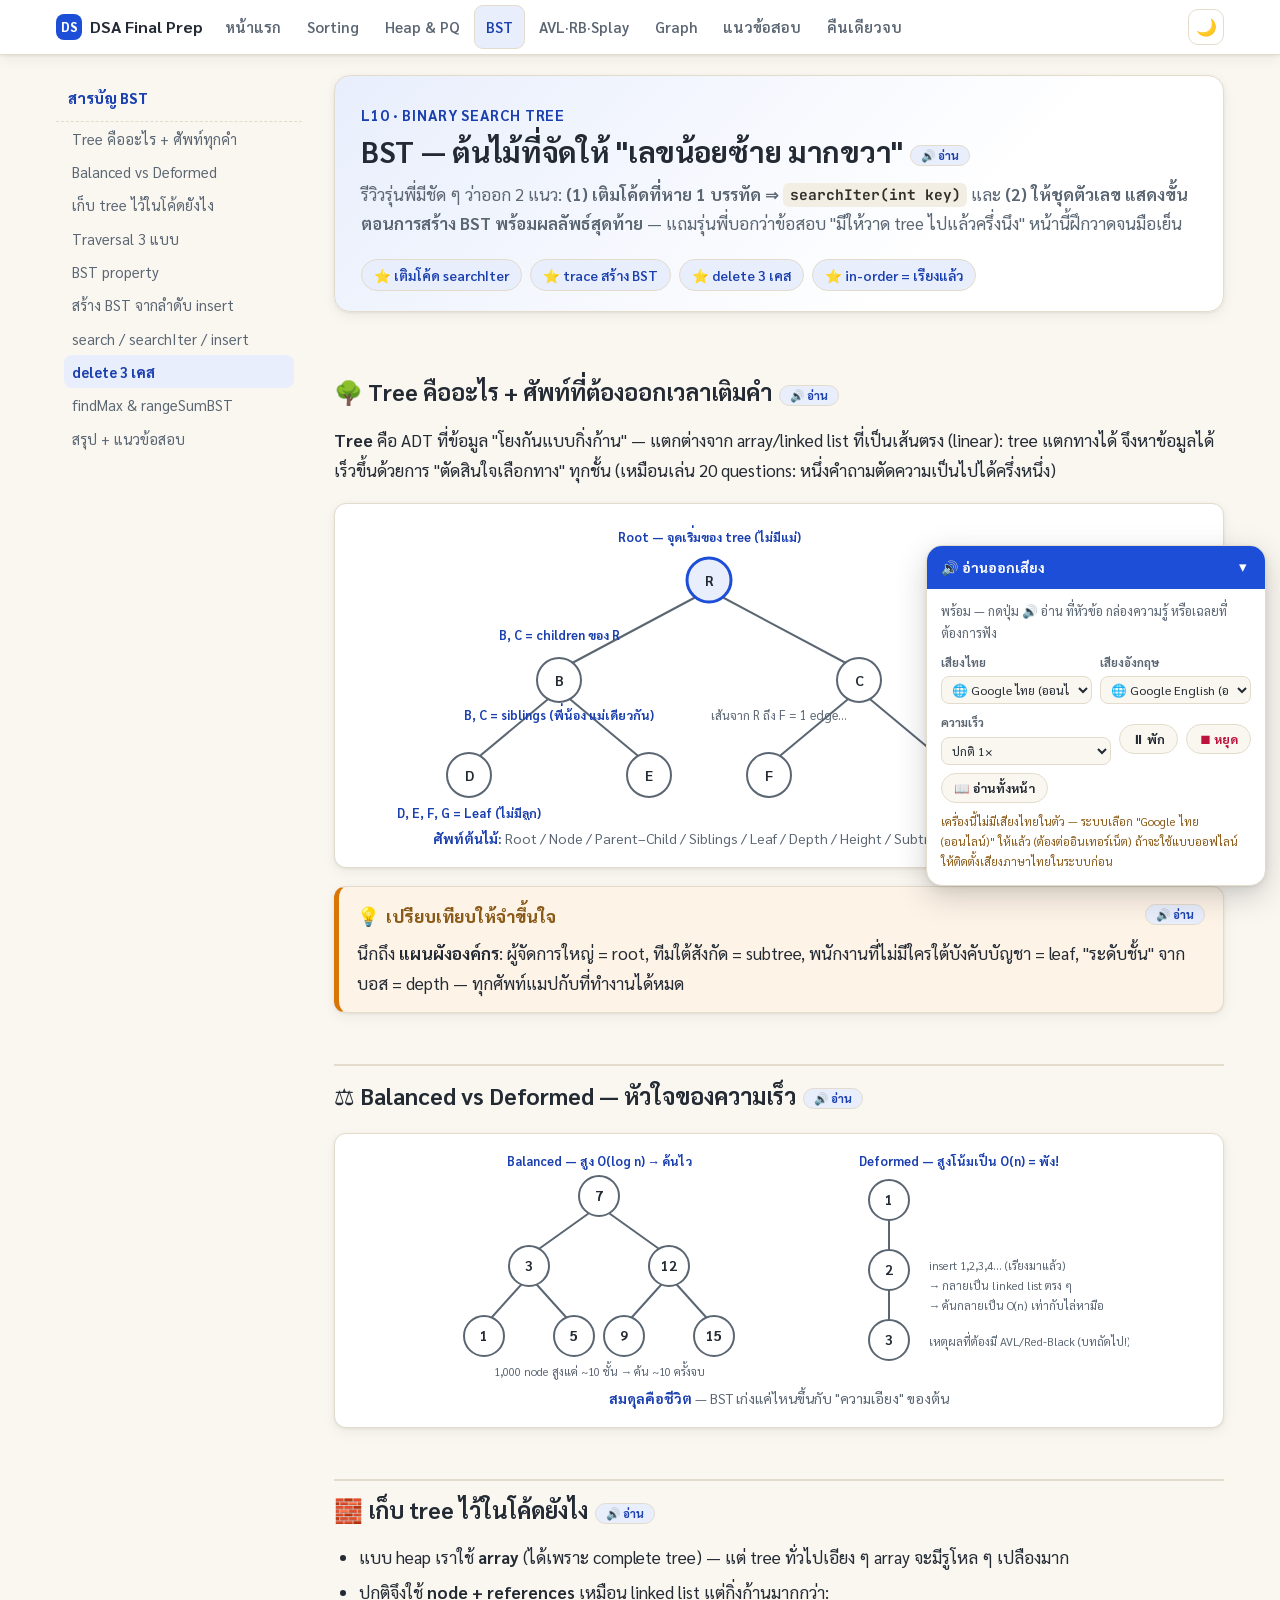
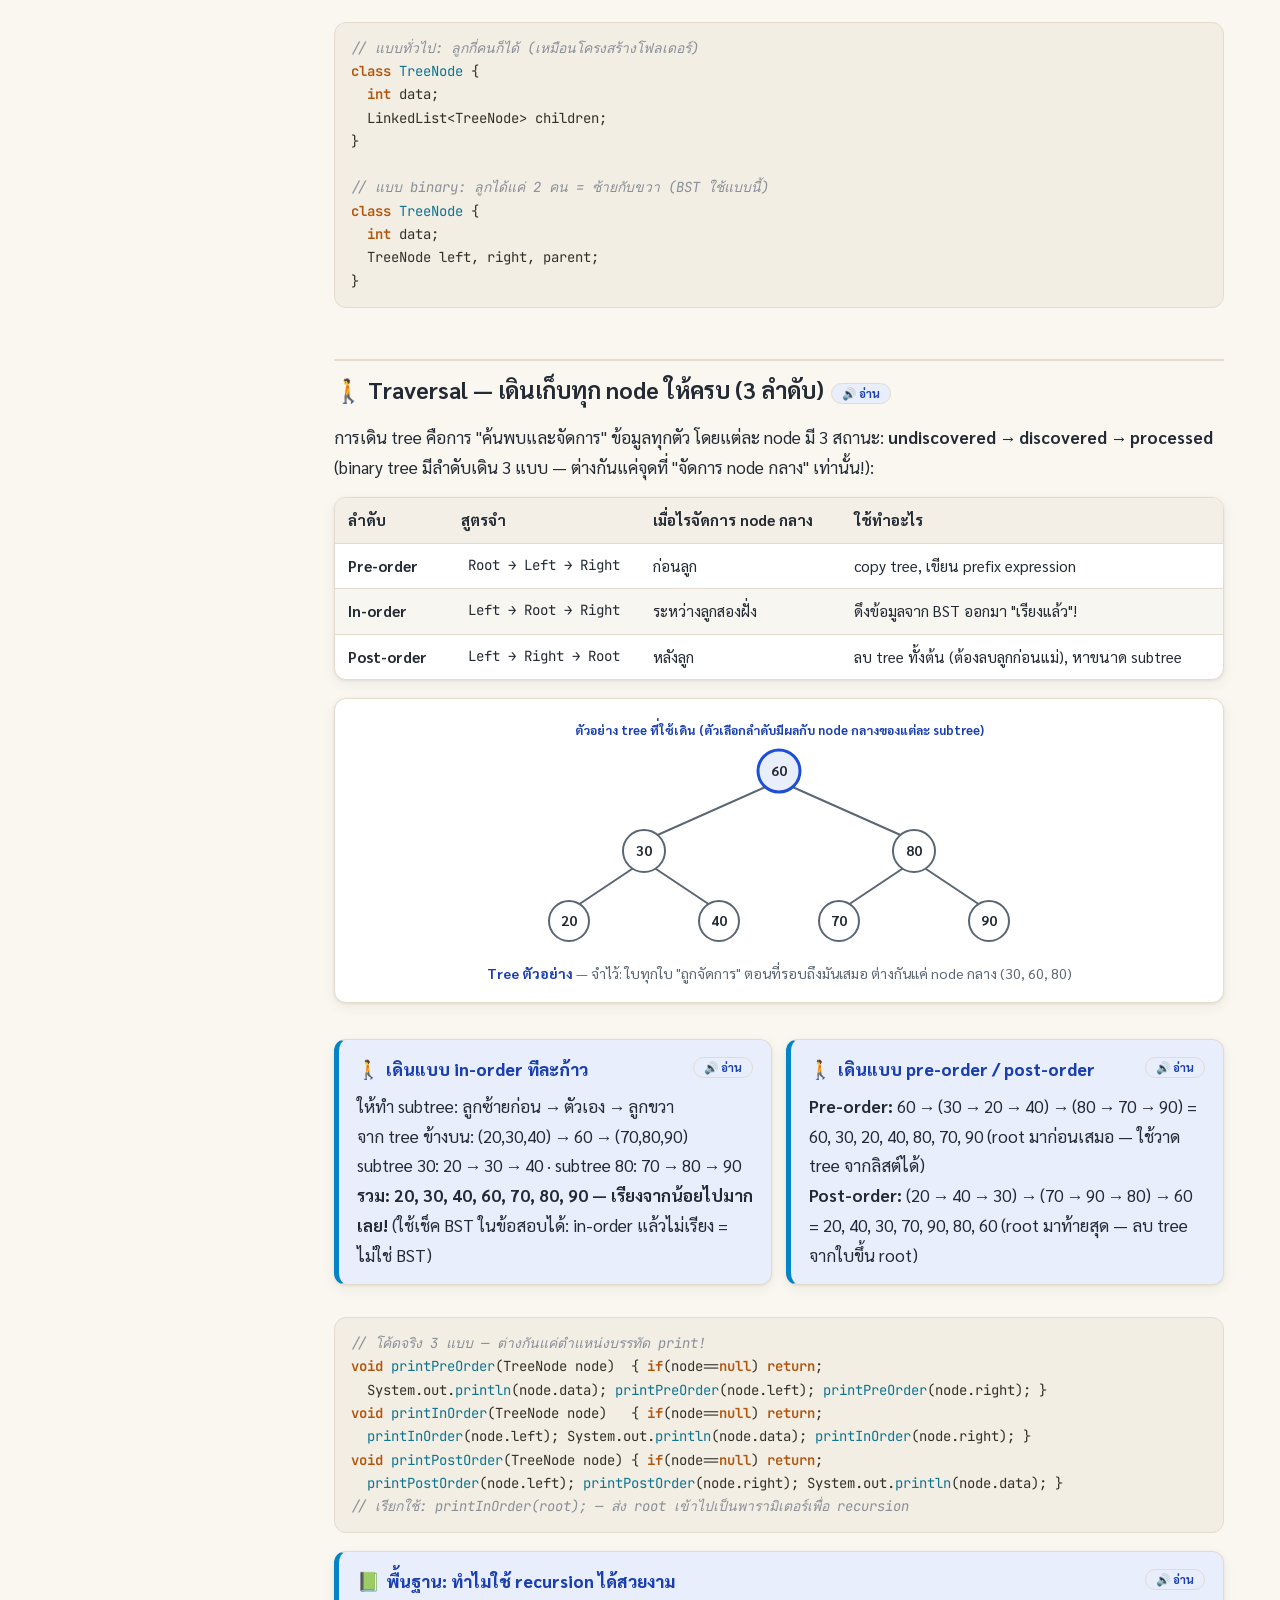
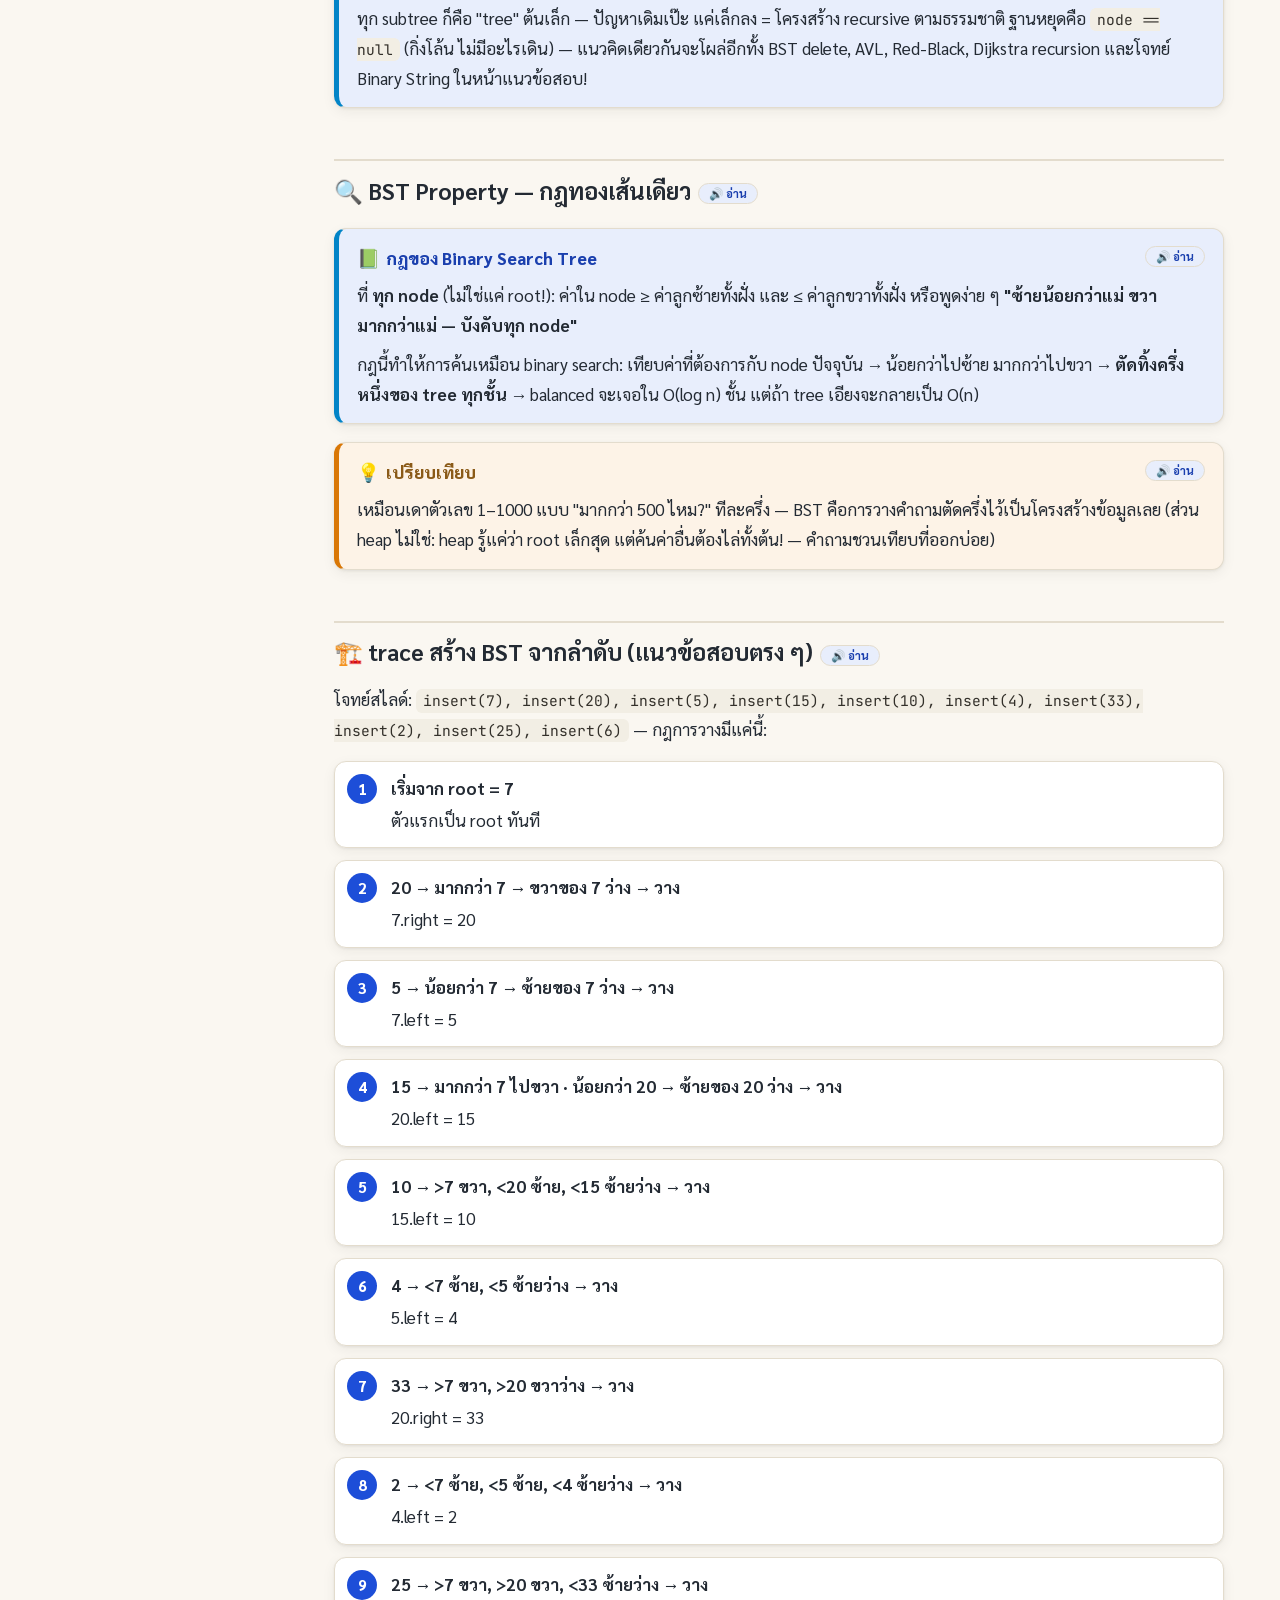
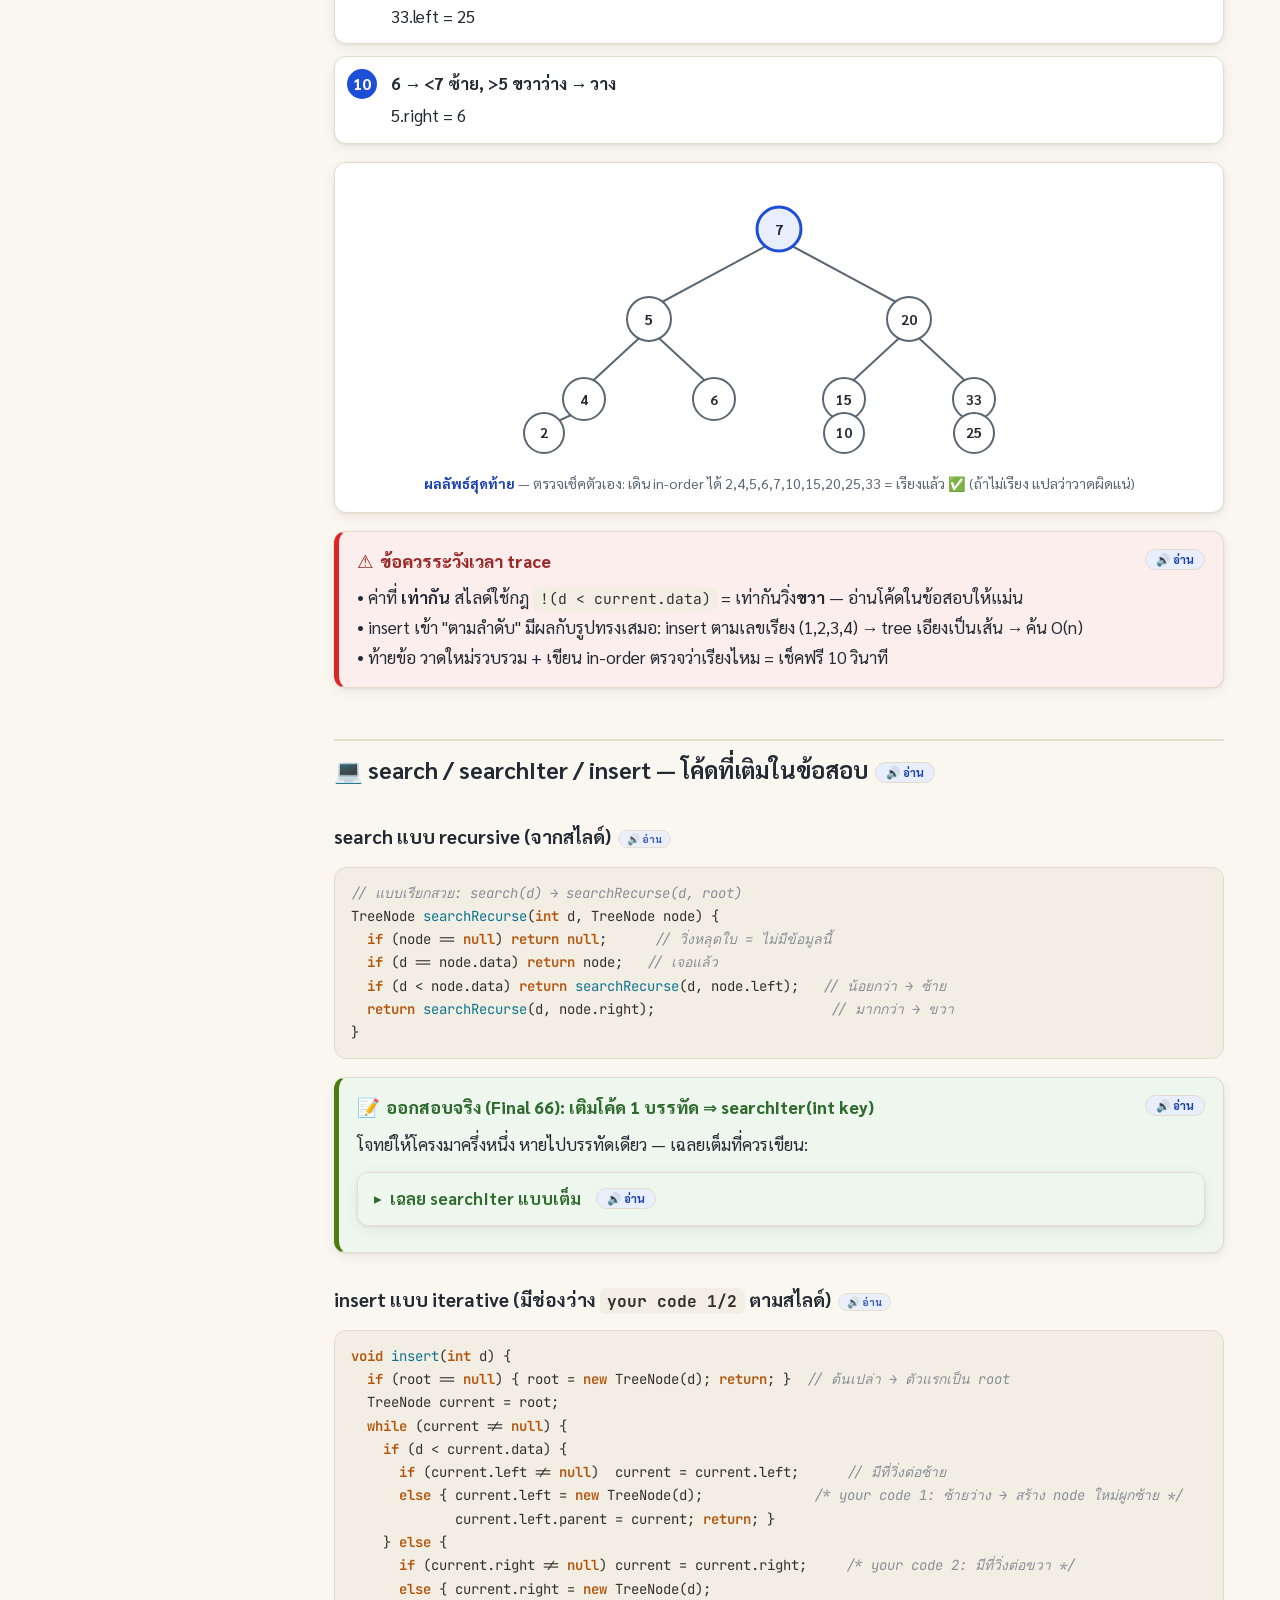
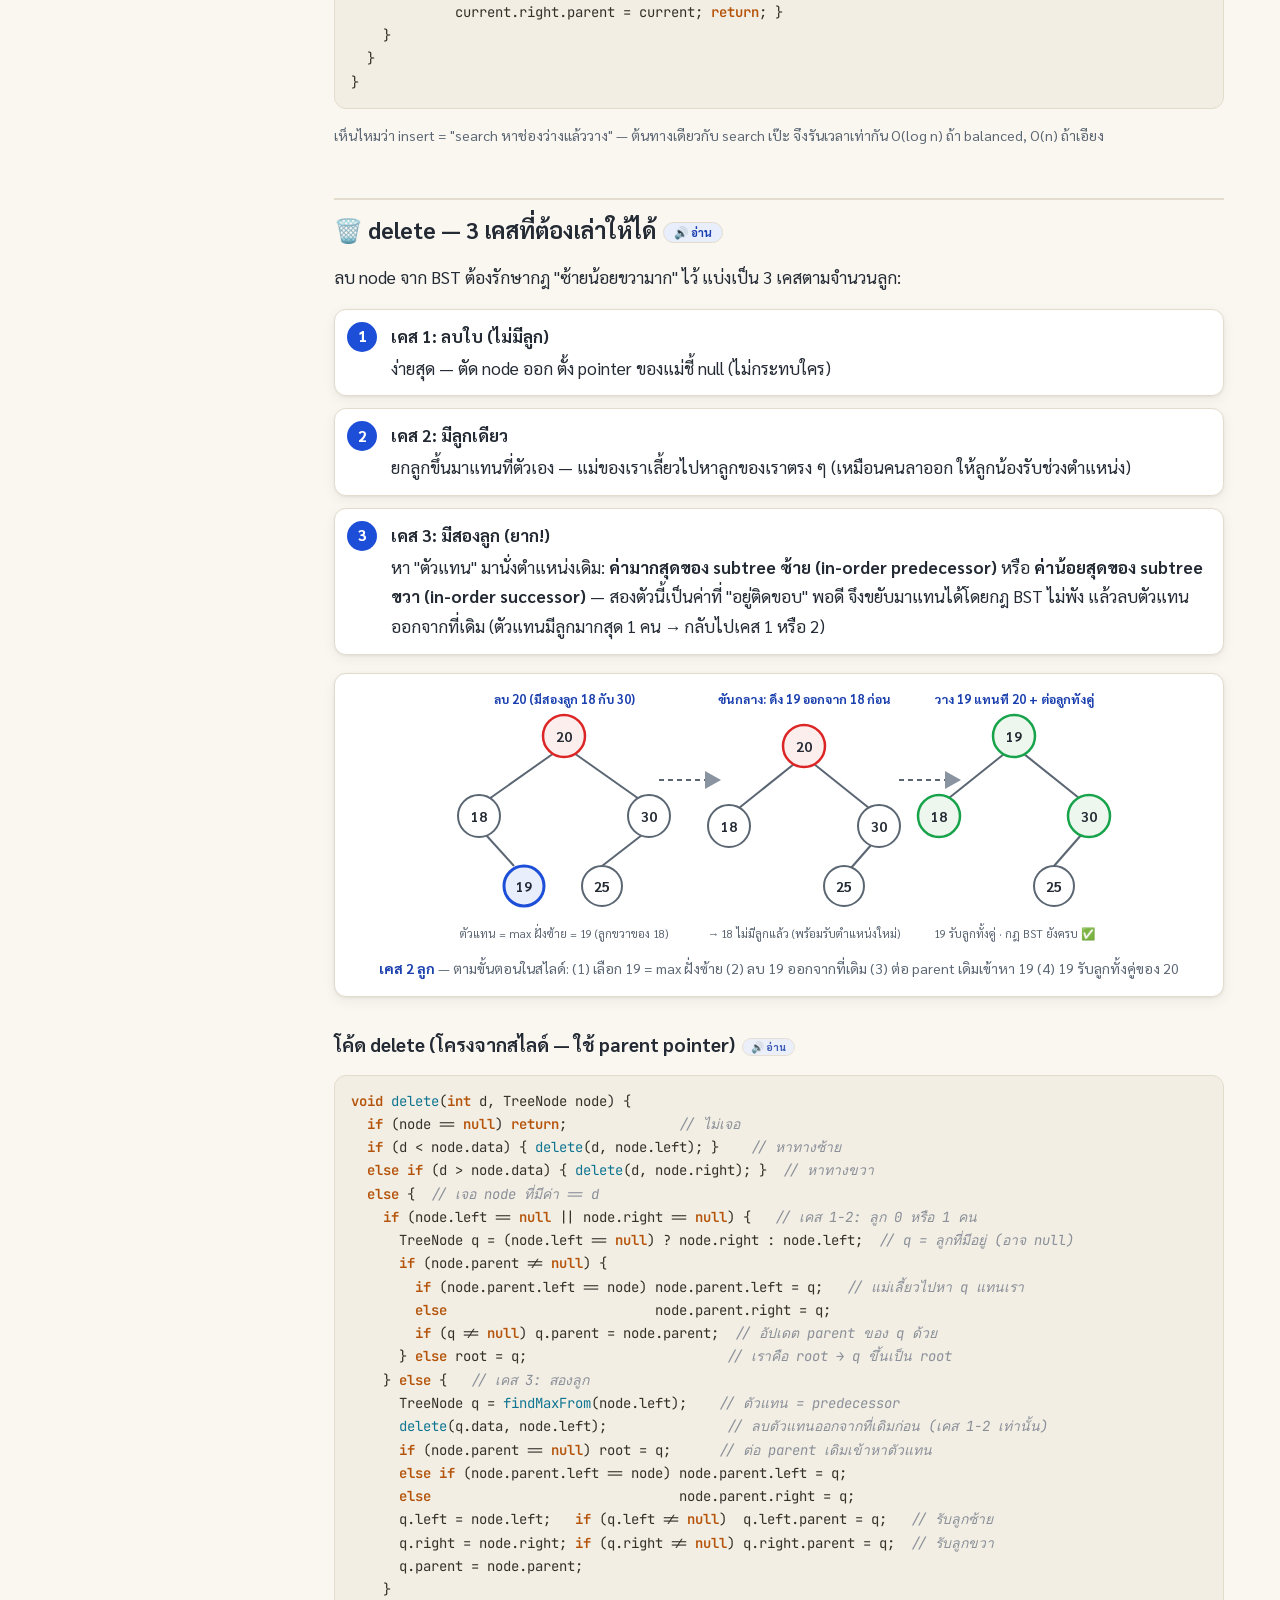
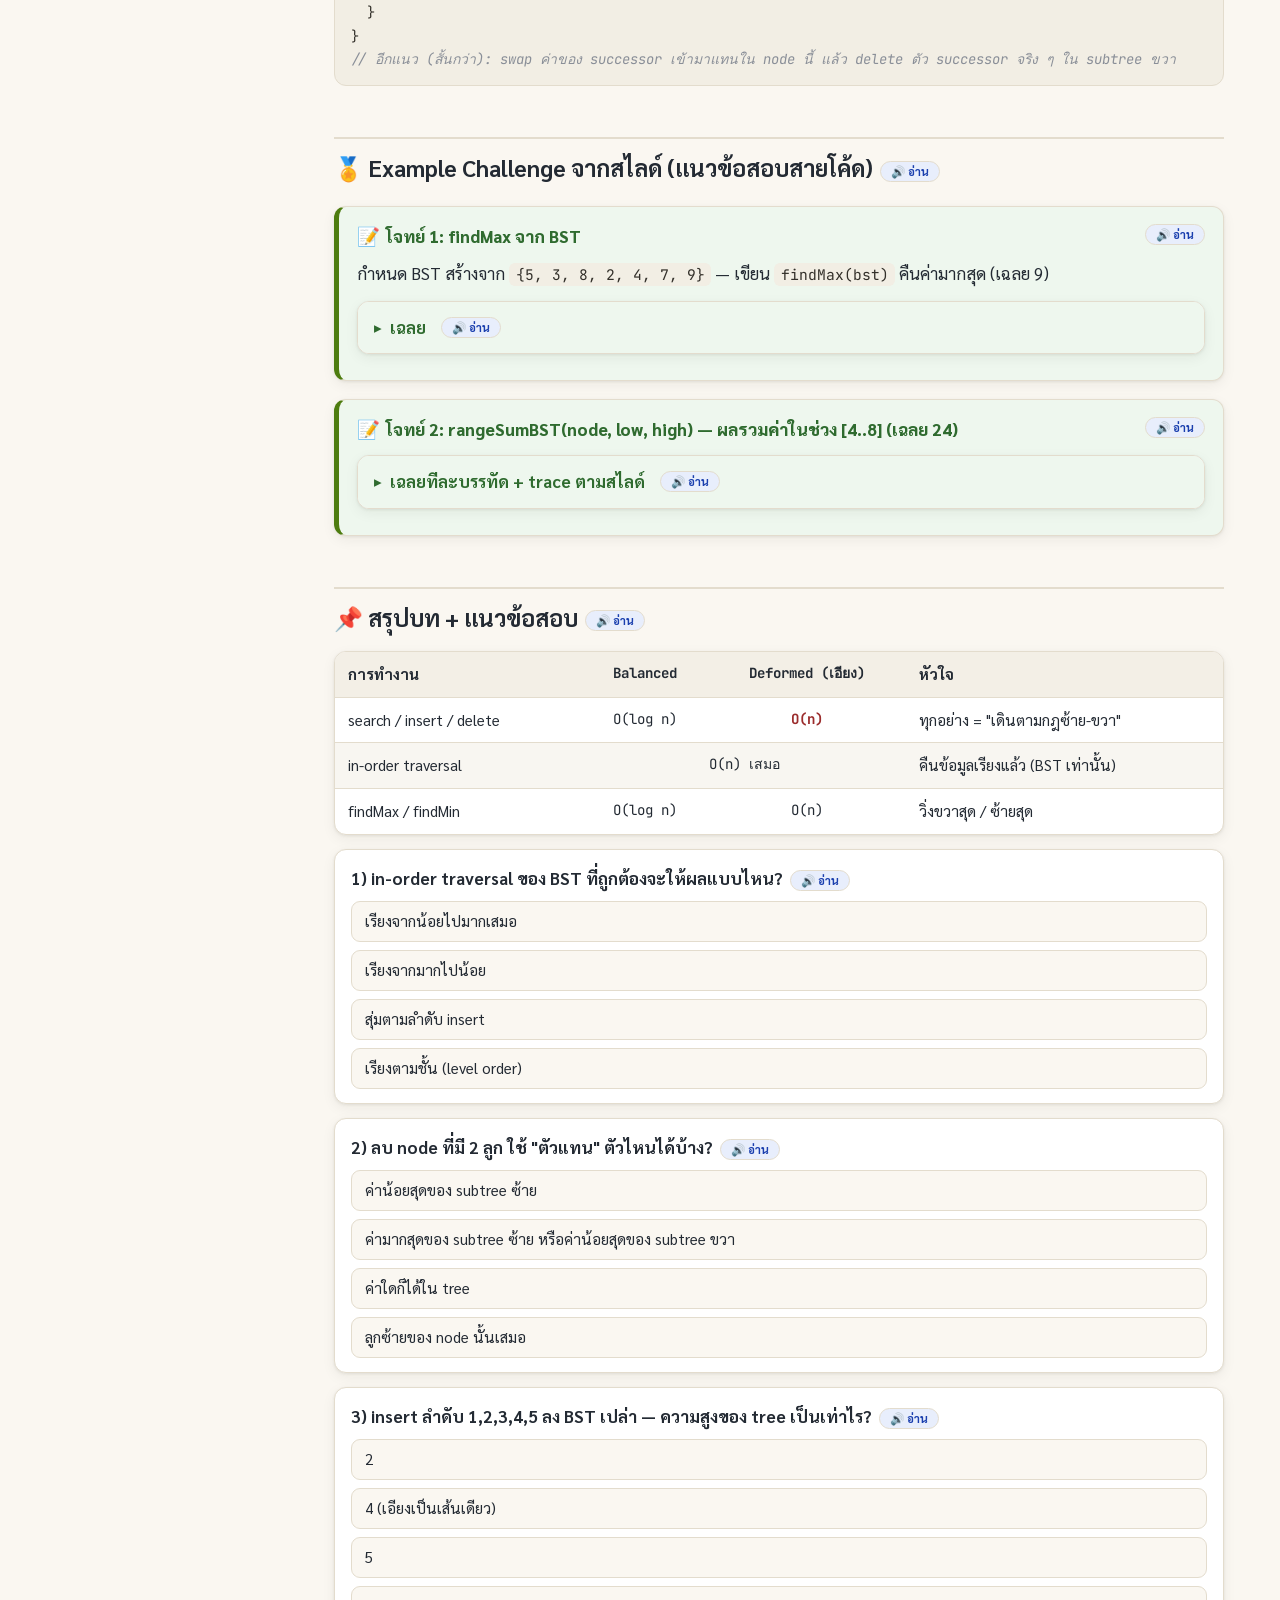
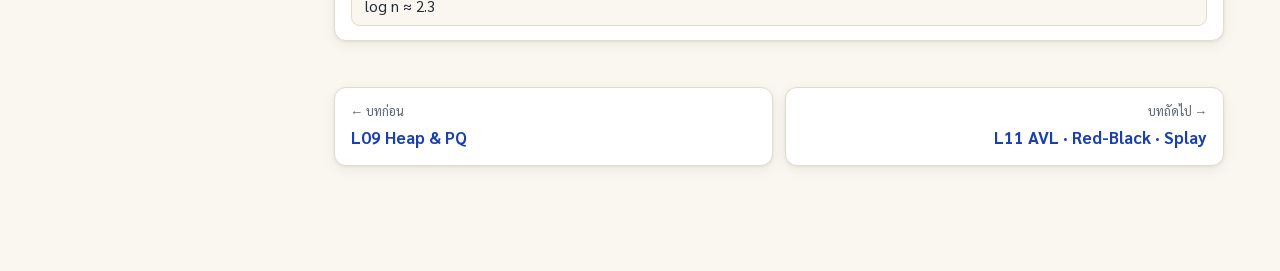
<file: bst.html>
<!DOCTYPE html>
<html lang="th">
<head>
<meta charset="UTF-8">
<meta name="viewport" content="width=device-width, initial-scale=1.0">
<meta name="referrer" content="no-referrer">
<title>L10 Binary Search Tree — เว็บติวสอบ Final DSA</title>
<link rel="icon" href="data:image/svg+xml,%3Csvg xmlns=%27http://www.w3.org/2000/svg%27 viewBox=%270 0 32 32%27%3E%3Crect width=%2732%27 height=%2732%27 rx=%278%27 fill=%27%230e7490%27/%3E%3Ctext x=%2716%27 y=%2722%27 font-size=%2716%27 font-weight=%27bold%27 text-anchor=%27middle%27 fill=%27white%27 font-family=%27sans-serif%27%3EDS%3C/text%3E%3C/svg%3E">
<link rel="preconnect" href="https://fonts.googleapis.com">
<link rel="preconnect" href="https://fonts.gstatic.com" crossorigin>
<link href="https://fonts.googleapis.com/css2?family=Sarabun:wght@400;500;600;700;800&family=JetBrains+Mono:wght@400;600&display=swap" rel="stylesheet">
<link rel="stylesheet" href="assets/style.css">
</head>
<body class="topic-bst">
<div id="progress"></div>
<header class="site">
  <div class="site-inner">
    <a class="brand" href="index.html"><span class="logo">DS</span>DSA Final Prep</a>
    <nav class="main">
      <a href="index.html">หน้าแรก</a>
      <a href="sorting.html">Sorting</a>
      <a href="heap.html">Heap &amp; PQ</a>
      <a href="bst.html" class="active">BST</a>
      <a href="avltree.html">AVL·RB·Splay</a>
      <a href="graph.html">Graph</a>
      <a href="exam.html">แนวข้อสอบ</a>
      <a href="onenight.html">คืนเดียวจบ</a>
    </nav>
    <div class="header-actions">
      <button class="icon-btn" data-action="toggle-theme" title="สลับธีมมืด/สว่าง" aria-label="สลับธีม">🌙</button>
    </div>
  </div>
</header>

<div class="wrap">
<aside class="toc">
  <div class="toc-head">สารบัญ BST <span class="chev">▾</span></div>
  <div class="toc-body">
    <a href="#tree">Tree คืออะไร + ศัพท์ทุกคำ</a>
    <a href="#balance">Balanced vs Deformed</a>
    <a href="#repr">เก็บ tree ไว้ในโค้ดยังไง</a>
    <a href="#traversal">Traversal 3 แบบ</a>
    <a href="#bstprop">BST property</a>
    <a href="#insert">สร้าง BST จากลำดับ insert</a>
    <a href="#code">search / searchIter / insert</a>
    <a href="#delete">delete 3 เคส</a>
    <a href="#challenge">findMax &amp; rangeSumBST</a>
    <a href="#summary">สรุป + แนวข้อสอบ</a>
  </div>
</aside>

<main>
<section class="hero">
  <div class="kicker">L10 · Binary Search Tree</div>
  <h1>BST — ต้นไม้ที่จัดให้ "เลขน้อยซ้าย มากขวา"</h1>
  <p class="lead">รีวิวรุ่นพี่มีชัด ๆ ว่าออก 2 แนว: <strong>(1) เติมโค้ดที่หาย 1 บรรทัด ⇒ <code>searchIter(int key)</code></strong>
  และ <strong>(2) ให้ชุดตัวเลข แสดงขั้นตอนการสร้าง BST พร้อมผลลัพธ์สุดท้าย</strong> — แถมรุ่นพี่บอกว่าข้อสอบ
  "มีให้วาด tree ไปแล้วครึ่งนึง" หน้านี้ฝึกวาดจนมือเย็น</p>
  <div class="meta">
    <span class="chip">⭐ เติมโค้ด searchIter</span>
    <span class="chip">⭐ trace สร้าง BST</span>
    <span class="chip">⭐ delete 3 เคส</span>
    <span class="chip">⭐ in-order = เรียงแล้ว</span>
  </div>
</section>

<h2 id="tree">🌳 Tree คืออะไร + ศัพท์ที่ต้องออกเวลาเติมคำ</h2>
<p><strong>Tree</strong> คือ ADT ที่ข้อมูล "โยงกันแบบกิ่งก้าน" — แตกต่างจาก array/linked list ที่เป็นเส้นตรง (linear):
tree แตกทางได้ จึงหาข้อมูลได้เร็วขึ้นด้วยการ "ตัดสินใจเลือกทาง" ทุกชั้น (เหมือนเล่น 20 questions: หนึ่งคำถามตัดความเป็นไปได้ครึ่งหนึ่ง)</p>

<figure class="diagram">
<svg viewBox="0 0 840 300" width="840" role="img" aria-label="Tree terminology">
  <line x1="350" y1="70" x2="200" y2="150" class="te"/><line x1="350" y1="70" x2="500" y2="150" class="te"/>
  <line x1="200" y1="170" x2="110" y2="245" class="te"/><line x1="200" y1="170" x2="290" y2="245" class="te"/>
  <line x1="500" y1="170" x2="410" y2="245" class="te"/><line x1="500" y1="170" x2="590" y2="245" class="te"/>
  <g><circle cx="350" cy="60" r="22" class="nd hot"/><text x="350" y="66" text-anchor="middle" class="nlab">R</text></g>
  <g><circle cx="200" cy="160" r="22" class="nd"/><text x="200" y="166" text-anchor="middle" class="nlab">B</text></g>
  <g><circle cx="500" cy="160" r="22" class="nd"/><text x="500" y="166" text-anchor="middle" class="nlab">C</text></g>
  <g><circle cx="110" cy="255" r="22" class="nd"/><text x="110" y="261" text-anchor="middle" class="nlab">D</text></g>
  <g><circle cx="290" cy="255" r="22" class="nd"/><text x="290" y="261" text-anchor="middle" class="nlab">E</text></g>
  <g><circle cx="410" cy="255" r="22" class="nd"/><text x="410" y="261" text-anchor="middle" class="nlab">F</text></g>
  <g><circle cx="590" cy="255" r="22" class="nd"/><text x="590" y="261" text-anchor="middle" class="nlab">G</text></g>
  <text x="350" y="22" text-anchor="middle" class="slab-b">Root — จุดเริ่มของ tree (ไม่มีแม่)</text>
  <text x="200" y="120" text-anchor="middle" class="slab-b">B, C = children ของ R</text>
  <text x="200" y="200" text-anchor="middle" class="slab-b">B, C = siblings (พี่น้อง แม่เดียวกัน)</text>
  <text x="110" y="298" text-anchor="middle" class="slab-b">D, E, F, G = Leaf (ไม่มีลูก)</text>
  <text x="420" y="200" text-anchor="middle" class="slab">เส้นจาก R ถึง F = 1 edge…</text>
  <text x="620" y="160" text-anchor="start" class="slab">Depth ของ node = จำนวน edge</text>
  <text x="620" y="178" text-anchor="start" class="slab">จาก root ลงมาถึง node (R=0, B=1, F=2)</text>
  <text x="620" y="196" text-anchor="start" class="slab">Height ของ tree = depth มากสุด</text>
  <text x="620" y="214" text-anchor="start" class="slab">ของ tree นี้ = 2</text>
  <text x="620" y="232" text-anchor="start" class="slab">Subtree ของ B = ต้นย่อยที่เริ่ม B</text>
</svg>
<figcaption><b>ศัพท์ต้นไม้:</b> Root / Node / Parent–Child / Siblings / Leaf / Depth / Height / Subtree / Ancestor (แม่, แม่ของแม่, …)</figcaption>
</figure>

<div class="box analogy"><div class="box-title"><span class="em">💡</span>เปรียบเทียบให้จำขึ้นใจ</div>
<p>นึกถึง <strong>แผนผังองค์กร</strong>: ผู้จัดการใหญ่ = root, ทีมใต้สังกัด = subtree, พนักงานที่ไม่มีใครใต้บังคับบัญชา = leaf,
"ระดับชั้น" จากบอส = depth — ทุกศัพท์แมปกับที่ทำงานได้หมด</p></div>

<h2 id="balance">⚖️ Balanced vs Deformed — หัวใจของความเร็ว</h2>
<figure class="diagram">
<svg viewBox="0 0 700 230" width="700" role="img" aria-label="Balanced vs deformed tree">
  <g>
    <text x="170" y="16" text-anchor="middle" class="slab-b">Balanced — สูง O(log n) → ค้นไว</text>
    <line x1="170" y1="56" x2="100" y2="106" class="te"/><line x1="170" y1="56" x2="240" y2="106" class="te"/>
    <line x1="100" y1="126" x2="55" y2="176" class="te"/><line x1="100" y1="126" x2="145" y2="176" class="te"/>
    <line x1="240" y1="126" x2="195" y2="176" class="te"/><line x1="240" y1="126" x2="285" y2="176" class="te"/>
    <g><circle cx="170" cy="46" r="20" class="nd"/><text x="170" y="51" text-anchor="middle" class="nlab">7</text></g>
    <g><circle cx="100" cy="116" r="20" class="nd"/><text x="100" y="121" text-anchor="middle" class="nlab">3</text></g>
    <g><circle cx="240" cy="116" r="20" class="nd"/><text x="240" y="121" text-anchor="middle" class="nlab">12</text></g>
    <g><circle cx="55" cy="186" r="20" class="nd"/><text x="55" y="191" text-anchor="middle" class="nlab">1</text></g>
    <g><circle cx="145" cy="186" r="20" class="nd"/><text x="145" y="191" text-anchor="middle" class="nlab">5</text></g>
    <g><circle cx="195" cy="186" r="20" class="nd"/><text x="195" y="191" text-anchor="middle" class="nlab">9</text></g>
    <g><circle cx="285" cy="186" r="20" class="nd"/><text x="285" y="191" text-anchor="middle" class="nlab">15</text></g>
    <text x="170" y="226" text-anchor="middle" class="tag">1,000 node สูงแค่ ~10 ชั้น → ค้น ~10 ครั้งจบ</text>
  </g>
  <g>
    <text x="530" y="16" text-anchor="middle" class="slab-b">Deformed — สูงโน้มเป็น O(n) = พัง!</text>
    <line x1="460" y1="60" x2="460" y2="100" class="te"/><line x1="460" y1="130" x2="460" y2="170" class="te"/><line x1="460" y1="200" x2="460" y2="206" class="te"/>
    <g><circle cx="460" cy="50" r="20" class="nd"/><text x="460" y="55" text-anchor="middle" class="nlab">1</text></g>
    <g><circle cx="460" cy="120" r="20" class="nd"/><text x="460" y="125" text-anchor="middle" class="nlab">2</text></g>
    <g><circle cx="460" cy="190" r="20" class="nd"/><text x="460" y="195" text-anchor="middle" class="nlab">3</text></g>
    <text x="500" y="120" class="tag">insert 1,2,3,4… (เรียงมาแล้ว)</text>
    <text x="500" y="140" class="tag">→ กลายเป็น linked list ตรง ๆ</text>
    <text x="500" y="160" class="tag">→ ค้นกลายเป็น O(n) เท่ากับไล่หามือ</text>
    <text x="500" y="196" class="tag">เหตุผลที่ต้องมี AVL/Red-Black (บทถัดไป!)</text>
  </g>
</svg>
<figcaption><b>สมดุลคือชีวิต</b> — BST เก่งแค่ไหนขึ้นกับ "ความเอียง" ของต้น</figcaption>
</figure>

<h2 id="repr">🧱 เก็บ tree ไว้ในโค้ดยังไง</h2>
<ul>
  <li>แบบ heap เราใช้ <strong>array</strong> (ได้เพราะ complete tree) — แต่ tree ทั่วไปเอียง ๆ array จะมีรูโหล ๆ เปลืองมาก</li>
  <li>ปกติจึงใช้ <strong>node + references</strong> เหมือน linked list แต่กิ่งก้านมากกว่า:</li>
</ul>
<pre><code><span class="cm">// แบบทั่วไป: ลูกกี่คนก็ได้ (เหมือนโครงสร้างโฟลเดอร์)</span>
<span class="kw">class</span> <span class="fn">TreeNode</span> {
  <span class="kw">int</span> data;
  LinkedList&lt;TreeNode&gt; children;
}

<span class="cm">// แบบ binary: ลูกได้แค่ 2 คน = ซ้ายกับขวา (BST ใช้แบบนี้)</span>
<span class="kw">class</span> <span class="fn">TreeNode</span> {
  <span class="kw">int</span> data;
  TreeNode left, right, parent;
}</code></pre>

<h2 id="traversal">🚶 Traversal — เดินเก็บทุก node ให้ครบ (3 ลำดับ)</h2>
<p>การเดิน tree คือการ "ค้นพบและจัดการ" ข้อมูลทุกตัว โดยแต่ละ node มี 3 สถานะ: <strong>undiscovered → discovered → processed</strong>
(binary tree มีลำดับเดิน 3 แบบ — ต่างกันแค่จุดที่ "จัดการ node กลาง" เท่านั้น!):</p>
<div class="tbl-wrap"><table>
<thead><tr><th>ลำดับ</th><th>สูตรจำ</th><th>เมื่อไรจัดการ node กลาง</th><th>ใช้ทำอะไร</th></tr></thead>
<tbody>
<tr><td><b>Pre-order</b></td><td class="num">Root → Left → Right</td><td>ก่อนลูก</td><td>copy tree, เขียน prefix expression</td></tr>
<tr><td><b>In-order</b></td><td class="num">Left → Root → Right</td><td>ระหว่างลูกสองฝั่ง</td><td>ดึงข้อมูลจาก BST ออกมา "เรียงแล้ว"!</td></tr>
<tr><td><b>Post-order</b></td><td class="num">Left → Right → Root</td><td>หลังลูก</td><td>ลบ tree ทั้งต้น (ต้องลบลูกก่อนแม่), หาขนาด subtree</td></tr>
</tbody></table></div>

<figure class="diagram">
<svg viewBox="0 0 700 240" width="700" role="img" aria-label="Traversal example tree">
  <line x1="350" y1="66" x2="215" y2="126" class="te"/><line x1="350" y1="66" x2="485" y2="126" class="te"/>
  <line x1="215" y1="146" x2="140" y2="196" class="te"/><line x1="215" y1="146" x2="290" y2="196" class="te"/>
  <line x1="485" y1="146" x2="410" y2="196" class="te"/><line x1="485" y1="146" x2="560" y2="196" class="te"/>
  <g><circle cx="350" cy="56" r="21" class="nd hot"/><text x="350" y="61" text-anchor="middle" class="nlab">60</text></g>
  <g><circle cx="215" cy="136" r="21" class="nd"/><text x="215" y="141" text-anchor="middle" class="nlab">30</text></g>
  <g><circle cx="485" cy="136" r="21" class="nd"/><text x="485" y="141" text-anchor="middle" class="nlab">80</text></g>
  <g><circle cx="140" cy="206" r="20" class="nd"/><text x="140" y="211" text-anchor="middle" class="nlab">20</text></g>
  <g><circle cx="290" cy="206" r="20" class="nd"/><text x="290" y="211" text-anchor="middle" class="nlab">40</text></g>
  <g><circle cx="410" cy="206" r="20" class="nd"/><text x="410" y="211" text-anchor="middle" class="nlab">70</text></g>
  <g><circle cx="560" cy="206" r="20" class="nd"/><text x="560" y="211" text-anchor="middle" class="nlab">90</text></g>
  <text x="350" y="20" text-anchor="middle" class="slab-b">ตัวอย่าง tree ที่ใช้เดิน (ตัวเลือกลำดับมีผลกับ node กลางของแต่ละ subtree)</text>
</svg>
<figcaption><b>Tree ตัวอย่าง</b> — จำไว้: ใบทุกใบ "ถูกจัดการ" ตอนที่รอบถึงมันเสมอ ต่างกันแค่ node กลาง (30, 60, 80)</figcaption>
</figure>

<div class="cols2">
<div class="box basic"><div class="box-title"><span class="em">🚶</span>เดินแบบ in-order ทีละก้าว</div>
<p>ให้ทำ subtree: ลูกซ้ายก่อน → ตัวเอง → ลูกขวา<br>
จาก tree ข้างบน: (20,30,40) → 60 → (70,80,90)<br>
subtree 30: 20 → 30 → 40 · subtree 80: 70 → 80 → 90<br>
<strong>รวม: 20, 30, 40, 60, 70, 80, 90 — เรียงจากน้อยไปมากเลย!</strong> (ใช้เช็ค BST ในข้อสอบได้: in-order แล้วไม่เรียง = ไม่ใช่ BST)</p></div>
<div class="box basic"><div class="box-title"><span class="em">🚶</span>เดินแบบ pre-order / post-order</div>
<p><strong>Pre-order:</strong> 60 → (30 → 20 → 40) → (80 → 70 → 90) = 60, 30, 20, 40, 80, 70, 90 (root มาก่อนเสมอ — ใช้วาด tree จากลิสต์ได้)<br>
<strong>Post-order:</strong> (20 → 40 → 30) → (70 → 90 → 80) → 60 = 20, 40, 30, 70, 90, 80, 60 (root มาท้ายสุด — ลบ tree จากใบขึ้น root)</p></div>
</div>

<pre><code><span class="cm">// โค้ดจริง 3 แบบ — ต่างกันแค่ตำแหน่งบรรทัด print!</span>
<span class="kw">void</span> <span class="fn">printPreOrder</span>(TreeNode node)  { <span class="kw">if</span>(node==<span class="kw">null</span>) <span class="kw">return</span>;
  System.out.<span class="fn">println</span>(node.data); <span class="fn">printPreOrder</span>(node.left); <span class="fn">printPreOrder</span>(node.right); }
<span class="kw">void</span> <span class="fn">printInOrder</span>(TreeNode node)   { <span class="kw">if</span>(node==<span class="kw">null</span>) <span class="kw">return</span>;
  <span class="fn">printInOrder</span>(node.left); System.out.<span class="fn">println</span>(node.data); <span class="fn">printInOrder</span>(node.right); }
<span class="kw">void</span> <span class="fn">printPostOrder</span>(TreeNode node) { <span class="kw">if</span>(node==<span class="kw">null</span>) <span class="kw">return</span>;
  <span class="fn">printPostOrder</span>(node.left); <span class="fn">printPostOrder</span>(node.right); System.out.<span class="fn">println</span>(node.data); }
<span class="cm">// เรียกใช้: printInOrder(root); — ส่ง root เข้าไปเป็นพารามิเตอร์เพื่อ recursion</span></code></pre>
<div class="box basic"><div class="box-title"><span class="em">📗</span>พื้นฐาน: ทำไมใช้ recursion ได้สวยงาม</div>
<p>ทุก subtree ก็คือ "tree" ต้นเล็ก — ปัญหาเดิมเป๊ะ แค่เล็กลง = โครงสร้าง recursive ตามธรรมชาติ
ฐานหยุดคือ <code>node == null</code> (กิ่งโล้น ไม่มีอะไรเดิน) — แนวคิดเดียวกันจะโผล่อีกทั้ง BST delete, AVL, Red-Black, Dijkstra recursion และโจทย์ Binary String ในหน้าแนวข้อสอบ!</p></div>
<h2 id="bstprop">🔍 BST Property — กฎทองเส้นเดียว</h2>
<div class="box basic"><div class="box-title"><span class="em">📗</span>กฎของ Binary Search Tree</div>
<p>ที่ <strong>ทุก node</strong> (ไม่ใช่แค่ root!): ค่าใน node ≥ ค่าลูกซ้ายทั้งฝั่ง และ ≤ ค่าลูกขวาทั้งฝั่ง
หรือพูดง่าย ๆ <strong>"ซ้ายน้อยกว่าแม่ ขวามากกว่าแม่ — บังคับทุก node"</strong></p>
<p>กฎนี้ทำให้การค้นเหมือน binary search: เทียบค่าที่ต้องการกับ node ปัจจุบัน → น้อยกว่าไปซ้าย มากกว่าไปขวา → <strong>ตัดทิ้งครึ่งหนึ่งของ tree ทุกชั้น</strong>
→ balanced จะเจอใน O(log n) ชั้น แต่ถ้า tree เอียงจะกลายเป็น O(n)</p></div>
<div class="box analogy"><div class="box-title"><span class="em">💡</span>เปรียบเทียบ</div>
<p>เหมือนเดาตัวเลข 1–1000 แบบ "มากกว่า 500 ไหม?" ทีละครึ่ง — BST คือการวางคำถามตัดครึ่งไว้เป็นโครงสร้างข้อมูลเลย
(ส่วน heap ไม่ใช่: heap รู้แค่ว่า root เล็กสุด แต่ค้นค่าอื่นต้องไล่ทั้งต้น! — คำถามชวนเทียบที่ออกบ่อย)</p></div>

<h2 id="insert">🏗️ trace สร้าง BST จากลำดับ (แนวข้อสอบตรง ๆ)</h2>
<p>โจทย์สไลด์: <code>insert(7), insert(20), insert(5), insert(15), insert(10), insert(4), insert(33), insert(2), insert(25), insert(6)</code> — กฎการวางมีแค่นี้:</p>
<div class="steps">
  <div class="step"><span class="step-t">เริ่มจาก root = 7</span>ตัวแรกเป็น root ทันที</div>
  <div class="step"><span class="step-t">20 → มากกว่า 7 → ขวาของ 7 ว่าง → วาง</span>7.right = 20</div>
  <div class="step"><span class="step-t">5 → น้อยกว่า 7 → ซ้ายของ 7 ว่าง → วาง</span>7.left = 5</div>
  <div class="step"><span class="step-t">15 → มากกว่า 7 ไปขวา · น้อยกว่า 20 → ซ้ายของ 20 ว่าง → วาง</span>20.left = 15</div>
  <div class="step"><span class="step-t">10 → &gt;7 ขวา, &lt;20 ซ้าย, &lt;15 ซ้ายว่าง → วาง</span>15.left = 10</div>
  <div class="step"><span class="step-t">4 → &lt;7 ซ้าย, &lt;5 ซ้ายว่าง → วาง</span>5.left = 4</div>
  <div class="step"><span class="step-t">33 → &gt;7 ขวา, &gt;20 ขวาว่าง → วาง</span>20.right = 33</div>
  <div class="step"><span class="step-t">2 → &lt;7 ซ้าย, &lt;5 ซ้าย, &lt;4 ซ้ายว่าง → วาง</span>4.left = 2</div>
  <div class="step"><span class="step-t">25 → &gt;7 ขวา, &gt;20 ขวา, &lt;33 ซ้ายว่าง → วาง</span>33.left = 25</div>
  <div class="step"><span class="step-t">6 → &lt;7 ซ้าย, &gt;5 ขวาว่าง → วาง</span>5.right = 6</div>
</div>

<figure class="diagram">
<svg viewBox="0 0 560 286" width="560" role="img" aria-label="Final BST from insert sequence">
  <line x1="280" y1="60" x2="150" y2="130" class="te"/><line x1="280" y1="60" x2="410" y2="130" class="te"/>
  <line x1="150" y1="150" x2="85" y2="210" class="te"/><line x1="150" y1="150" x2="215" y2="210" class="te"/>
  <line x1="410" y1="150" x2="345" y2="210" class="te"/><line x1="410" y1="150" x2="475" y2="210" class="te"/>
  <line x1="85" y1="230" x2="55" y2="244" class="te"/>
  <line x1="345" y1="230" x2="345" y2="244" class="te"/>
  <line x1="475" y1="230" x2="475" y2="244" class="te"/>
  <g><circle cx="280" cy="50" r="22" class="nd hot"/><text x="280" y="56" text-anchor="middle" class="nlab">7</text></g>
  <g><circle cx="150" cy="140" r="22" class="nd"/><text x="150" y="146" text-anchor="middle" class="nlab">5</text></g>
  <g><circle cx="410" cy="140" r="22" class="nd"/><text x="410" y="146" text-anchor="middle" class="nlab">20</text></g>
  <g><circle cx="85" cy="220" r="21" class="nd"/><text x="85" y="226" text-anchor="middle" class="nlab">4</text></g>
  <g><circle cx="215" cy="220" r="21" class="nd"/><text x="215" y="226" text-anchor="middle" class="nlab">6</text></g>
  <g><circle cx="345" cy="220" r="21" class="nd"/><text x="345" y="226" text-anchor="middle" class="nlab">15</text></g>
  <g><circle cx="475" cy="220" r="21" class="nd"/><text x="475" y="226" text-anchor="middle" class="nlab">33</text></g>
  <g><circle cx="45" cy="254" r="20" class="nd"/><text x="45" y="259" text-anchor="middle" class="nlab">2</text></g>
  <g><circle cx="345" cy="254" r="20" class="nd"/><text x="345" y="259" text-anchor="middle" class="nlab">10</text></g>
  <g><circle cx="475" cy="254" r="20" class="nd"/><text x="475" y="259" text-anchor="middle" class="nlab">25</text></g>
</svg>
<figcaption><b>ผลลัพธ์สุดท้าย</b> — ตรวจเช็คตัวเอง: เดิน in-order ได้ 2,4,5,6,7,10,15,20,25,33 = เรียงแล้ว ✅ (ถ้าไม่เรียง แปลว่าวาดผิดแน่)</figcaption>
</figure>
<div class="box warn"><div class="box-title"><span class="em">⚠️</span>ข้อควรระวังเวลา trace</div>
<p>• ค่าที่ <strong>เท่ากัน</strong> สไลด์ใช้กฎ <code>!(d &lt; current.data)</code> = เท่ากันวิ่ง<strong>ขวา</strong> — อ่านโค้ดในข้อสอบให้แม่น<br>
• insert เข้า "ตามลำดับ" มีผลกับรูปทรงเสมอ: insert ตามเลขเรียง (1,2,3,4) → tree เอียงเป็นเส้น → ค้น O(n)<br>
• ท้ายข้อ วาดใหม่รวบรวม + เขียน in-order ตรวจว่าเรียงไหม = เช็คฟรี 10 วินาที</p></div>

<h2 id="code">💻 search / searchIter / insert — โค้ดที่เติมในข้อสอบ</h2>
<h3>search แบบ recursive (จากสไลด์)</h3>
<pre><code><span class="cm">// แบบเรียกสวย: search(d) → searchRecurse(d, root)</span>
TreeNode <span class="fn">searchRecurse</span>(<span class="kw">int</span> d, TreeNode node) {
  <span class="kw">if</span> (node == <span class="kw">null</span>) <span class="kw">return null</span>;      <span class="cm">// วิ่งหลุดใบ = ไม่มีข้อมูลนี้</span>
  <span class="kw">if</span> (d == node.data) <span class="kw">return</span> node;   <span class="cm">// เจอแล้ว</span>
  <span class="kw">if</span> (d &lt; node.data) <span class="kw">return</span> <span class="fn">searchRecurse</span>(d, node.left);   <span class="cm">// น้อยกว่า → ซ้าย</span>
  <span class="kw">return</span> <span class="fn">searchRecurse</span>(d, node.right);                      <span class="cm">// มากกว่า → ขวา</span>
}</code></pre>

<div class="box exam"><div class="box-title"><span class="em">📝</span>ออกสอบจริง (Final 66): เติมโค้ด 1 บรรทัด ⇒ searchIter(int key)</div>
<p>โจทย์ให้โครงมาครึ่งหนึ่ง หายไปบรรทัดเดียว — เฉลยเต็มที่ควรเขียน:</p>
<details class="sol"><summary>เฉลย searchIter แบบเต็ม</summary><div class="sol-body">
<pre><code>TreeNode <span class="fn">searchIter</span>(<span class="kw">int</span> key) {
  TreeNode cur = root;                     <span class="cm">// เริ่มที่ root</span>
  <span class="kw">while</span> (cur != <span class="kw">null</span>) {                    <span class="cm">// วิ่งจนหลุดใบ</span>
    <span class="kw">if</span> (key == cur.data) <span class="kw">return</span> cur;      <span class="cm">// ← จุดที่โจทย์มักให้เติม: เจอ = คืน node</span>
    <span class="kw">else if</span> (key &lt; cur.data) cur = cur.left;   <span class="cm">// น้อยกว่า → เลี้ยวซ้าย</span>
    <span class="kw">else</span>                     cur = cur.right;  <span class="cm">// มากกว่า → เลี้ยวขวา</span>
  }
  <span class="kw">return null</span>;                             <span class="cm">// หลุดใบโดยไม่เจอ</span>
}</code></pre>
<p>ถ้าโจทย์เติมแค่ 1 บรรทัด มักเป็น <code>cur = cur.left;</code> / <code>cur = cur.right;</code> (เลี้ยวตาม BST property)
หรือ <code>if (key == cur.data) return cur;</code> — จำโครง "เดินตามกฎซ้าย-ขวาจน null" ให้ได้</p>
</div></details>
</div>

<h3>insert แบบ iterative (มีช่องว่าง <code>your code 1/2</code> ตามสไลด์)</h3>
<pre><code><span class="kw">void</span> <span class="fn">insert</span>(<span class="kw">int</span> d) {
  <span class="kw">if</span> (root == <span class="kw">null</span>) { root = <span class="kw">new</span> TreeNode(d); <span class="kw">return</span>; }  <span class="cm">// ต้นเปล่า → ตัวแรกเป็น root</span>
  TreeNode current = root;
  <span class="kw">while</span> (current != <span class="kw">null</span>) {
    <span class="kw">if</span> (d &lt; current.data) {
      <span class="kw">if</span> (current.left != <span class="kw">null</span>)  current = current.left;      <span class="cm">// มีที่วิ่งต่อซ้าย</span>
      <span class="kw">else</span> { current.left = <span class="kw">new</span> TreeNode(d);              <span class="cm">/* your code 1: ซ้ายว่าง → สร้าง node ใหม่ผูกซ้าย */</span>
             current.left.parent = current; <span class="kw">return</span>; }
    } <span class="kw">else</span> {
      <span class="kw">if</span> (current.right != <span class="kw">null</span>) current = current.right;     <span class="cm">/* your code 2: มีที่วิ่งต่อขวา */</span>
      <span class="kw">else</span> { current.right = <span class="kw">new</span> TreeNode(d);
             current.right.parent = current; <span class="kw">return</span>; }
    }
  }
}</code></pre>
<p class="small">เห็นไหมว่า insert = "search หาช่องว่างแล้ววาง" — ต้นทางเดียวกับ search เป๊ะ จึงรันเวลาเท่ากัน O(log n) ถ้า balanced, O(n) ถ้าเอียง</p>

<h2 id="delete">🗑️ delete — 3 เคสที่ต้องเล่าให้ได้</h2>
<p>ลบ node จาก BST ต้องรักษากฎ "ซ้ายน้อยขวามาก" ไว้ แบ่งเป็น 3 เคสตามจำนวนลูก:</p>
<div class="steps">
  <div class="step"><span class="step-t">เคส 1: ลบใบ (ไม่มีลูก)</span>ง่ายสุด — ตัด node ออก ตั้ง pointer ของแม่ชี้ null (ไม่กระทบใคร)</div>
  <div class="step"><span class="step-t">เคส 2: มีลูกเดียว</span>ยกลูกขึ้นมาแทนที่ตัวเอง — แม่ของเราเลี้ยวไปหาลูกของเราตรง ๆ (เหมือนคนลาออก ให้ลูกน้องรับช่วงตำแหน่ง)</div>
  <div class="step"><span class="step-t">เคส 3: มีสองลูก (ยาก!)</span>หา "ตัวแทน" มานั่งตำแหน่งเดิม: <strong>ค่ามากสุดของ subtree ซ้าย (in-order predecessor)</strong> หรือ <strong>ค่าน้อยสุดของ subtree ขวา (in-order successor)</strong> — สองตัวนี้เป็นค่าที่ "อยู่ติดขอบ" พอดี จึงขยับมาแทนได้โดยกฎ BST ไม่พัง แล้วลบตัวแทนออกจากที่เดิม (ตัวแทนมีลูกมากสุด 1 คน → กลับไปเคส 1 หรือ 2)</div>
</div>

<figure class="diagram">
<svg viewBox="0 0 810 260" width="810" role="img" aria-label="Delete two-children trace">
  <defs><marker id="arwb" markerWidth="9" markerHeight="9" refX="7" refY="4.5" orient="auto"><path d="M0,0 L8,4.5 L0,9 z" fill="#8a94a0"/></marker></defs>
  <!-- before -->
  <g>
    <text x="190" y="14" text-anchor="middle" class="slab-b">ลบ 20 (มีสองลูก 18 กับ 30)</text>
    <line x1="190" y1="56" x2="105" y2="116" class="te"/><line x1="190" y1="56" x2="275" y2="116" class="te"/>
    <line x1="112" y1="145" x2="140" y2="176" class="te"/><line x1="268" y1="145" x2="228" y2="176" class="te"/>
    <g><circle cx="190" cy="46" r="21" class="nd bad"/><text x="190" y="52" text-anchor="middle" class="nlab">20</text></g>
    <g><circle cx="105" cy="126" r="21" class="nd"/><text x="105" y="132" text-anchor="middle" class="nlab">18</text></g>
    <g><circle cx="275" cy="126" r="21" class="nd"/><text x="275" y="132" text-anchor="middle" class="nlab">30</text></g>
    <g><circle cx="150" cy="196" r="20" class="nd hot"/><text x="150" y="202" text-anchor="middle" class="nlab">19</text></g>
    <g><circle cx="228" cy="196" r="20" class="nd"/><text x="228" y="202" text-anchor="middle" class="nlab">25</text></g>
    <text x="190" y="248" text-anchor="middle" class="tag">ตัวแทน = max ฝั่งซ้าย = 19 (ลูกขวาของ 18)</text>
  </g>
  <g>
    <text x="430" y="14" text-anchor="middle" class="slab-b">ขั้นกลาง: ดึง 19 ออกจาก 18 ก่อน</text>
    <line x1="430" y1="66" x2="355" y2="126" class="te"/><line x1="430" y1="66" x2="505" y2="126" class="te"/>
    <line x1="505" y1="146" x2="470" y2="186" class="te"/>
    <g><circle cx="430" cy="56" r="21" class="nd bad"/><text x="430" y="62" text-anchor="middle" class="nlab">20</text></g>
    <g><circle cx="355" cy="136" r="21" class="nd"/><text x="355" y="142" text-anchor="middle" class="nlab">18</text></g>
    <g><circle cx="505" cy="136" r="21" class="nd"/><text x="505" y="142" text-anchor="middle" class="nlab">30</text></g>
    <g><circle cx="470" cy="196" r="20" class="nd"/><text x="470" y="202" text-anchor="middle" class="nlab">25</text></g>
    <text x="430" y="248" text-anchor="middle" class="tag">→ 18 ไม่มีลูกแล้ว (พร้อมรับตำแหน่งใหม่)</text>
  </g>
  <line x1="285" y1="90" x2="345" y2="90" class="te dash" marker-end="url(#arwb)"/>
  <line x1="525" y1="90" x2="585" y2="90" class="te dash" marker-end="url(#arwb)"/>
  <!-- after -->
  <g>
    <text x="640" y="14" text-anchor="middle" class="slab-b">วาง 19 แทนที่ 20 + ต่อลูกทั้งคู่</text>
    <line x1="640" y1="56" x2="565" y2="116" class="te"/><line x1="640" y1="56" x2="715" y2="116" class="te"/>
    <line x1="715" y1="136" x2="680" y2="176" class="te"/>
    <g><circle cx="640" cy="46" r="21" class="nd good"/><text x="640" y="52" text-anchor="middle" class="nlab">19</text></g>
    <g><circle cx="565" cy="126" r="21" class="nd good"/><text x="565" y="132" text-anchor="middle" class="nlab">18</text></g>
    <g><circle cx="715" cy="126" r="21" class="nd good"/><text x="715" y="132" text-anchor="middle" class="nlab">30</text></g>
    <g><circle cx="680" cy="196" r="20" class="nd"/><text x="680" y="202" text-anchor="middle" class="nlab">25</text></g>
    <text x="640" y="248" text-anchor="middle" class="tag">19 รับลูกทั้งคู่ · กฎ BST ยังครบ ✅</text>
  </g>
</svg>
<figcaption><b>เคส 2 ลูก</b> — ตามขั้นตอนในสไลด์: (1) เลือก 19 = max ฝั่งซ้าย (2) ลบ 19 ออกจากที่เดิม (3) ต่อ parent เดิมเข้าหา 19 (4) 19 รับลูกทั้งคู่ของ 20</figcaption>
</figure>

<h3>โค้ด delete (โครงจากสไลด์ — ใช้ parent pointer)</h3>
<pre><code><span class="kw">void</span> <span class="fn">delete</span>(<span class="kw">int</span> d, TreeNode node) {
  <span class="kw">if</span> (node == <span class="kw">null</span>) <span class="kw">return</span>;              <span class="cm">// ไม่เจอ</span>
  <span class="kw">if</span> (d &lt; node.data) { <span class="fn">delete</span>(d, node.left); }    <span class="cm">// หาทางซ้าย</span>
  <span class="kw">else if</span> (d &gt; node.data) { <span class="fn">delete</span>(d, node.right); }  <span class="cm">// หาทางขวา</span>
  <span class="kw">else</span> {  <span class="cm">// เจอ node ที่มีค่า == d</span>
    <span class="kw">if</span> (node.left == <span class="kw">null</span> || node.right == <span class="kw">null</span>) {   <span class="cm">// เคส 1-2: ลูก 0 หรือ 1 คน</span>
      TreeNode q = (node.left == <span class="kw">null</span>) ? node.right : node.left;  <span class="cm">// q = ลูกที่มีอยู่ (อาจ null)</span>
      <span class="kw">if</span> (node.parent != <span class="kw">null</span>) {
        <span class="kw">if</span> (node.parent.left == node) node.parent.left = q;   <span class="cm">// แม่เลี้ยวไปหา q แทนเรา</span>
        <span class="kw">else</span>                          node.parent.right = q;
        <span class="kw">if</span> (q != <span class="kw">null</span>) q.parent = node.parent;  <span class="cm">// อัปเดต parent ของ q ด้วย</span>
      } <span class="kw">else</span> root = q;                         <span class="cm">// เราคือ root → q ขึ้นเป็น root</span>
    } <span class="kw">else</span> {   <span class="cm">// เคส 3: สองลูก</span>
      TreeNode q = <span class="fn">findMaxFrom</span>(node.left);    <span class="cm">// ตัวแทน = predecessor</span>
      <span class="fn">delete</span>(q.data, node.left);               <span class="cm">// ลบตัวแทนออกจากที่เดิมก่อน (เคส 1-2 เท่านั้น)</span>
      <span class="kw">if</span> (node.parent == <span class="kw">null</span>) root = q;      <span class="cm">// ต่อ parent เดิมเข้าหาตัวแทน</span>
      <span class="kw">else if</span> (node.parent.left == node) node.parent.left = q;
      <span class="kw">else</span>                               node.parent.right = q;
      q.left = node.left;   <span class="kw">if</span> (q.left != <span class="kw">null</span>)  q.left.parent = q;   <span class="cm">// รับลูกซ้าย</span>
      q.right = node.right; <span class="kw">if</span> (q.right != <span class="kw">null</span>) q.right.parent = q;  <span class="cm">// รับลูกขวา</span>
      q.parent = node.parent;
    }
  }
}
<span class="cm">// อีกแนว (สั้นกว่า): swap ค่าของ successor เข้ามาแทนใน node นี้ แล้ว delete ตัว successor จริง ๆ ใน subtree ขวา</span></code></pre>

<h2 id="challenge">🏅 Example Challenge จากสไลด์ (แนวข้อสอบสายโค้ด)</h2>
<div class="box exam"><div class="box-title"><span class="em">📝</span>โจทย์ 1: findMax จาก BST</div>
<p>กำหนด BST สร้างจาก <code>{5, 3, 8, 2, 4, 7, 9}</code> — เขียน <code>findMax(bst)</code> คืนค่ามากสุด (เฉลย 9)</p>
<details class="sol"><summary>เฉลย</summary><div class="sol-body">
<p>กฎของ BST บอกว่า "ค่ามากสุด = node ที่วิ่ง<strong>ขวา</strong>ไปสุด" (แค่ไหนก็ขวาจนหลุด) — ไม่ต้อง traverse ทั้งต้นเลย:</p>
<figure class="diagram">
<svg viewBox="0 0 560 205" width="560" role="img" aria-label="findMax walk visualization">
  <defs><marker id="dArwF" markerWidth="8" markerHeight="8" refX="6" refY="4" orient="auto"><path d="M0,0 L7,4 L0,8 z" fill="#d97706"/></marker></defs>
  <line x1="131" y1="59" x2="168" y2="96" stroke="#d97706" stroke-width="2.4" marker-end="url(#dArwF)"/>
  <line x1="190" y1="114" x2="202" y2="148" stroke="#d97706" stroke-width="2.4" marker-end="url(#dArwF)"/>
  <circle cx="120" cy="50" r="17" class="dcell hot"/><text x="120" y="55" text-anchor="middle" class="dtxt">5</text>
  <circle cx="60" cy="105" r="17" class="dcell"/><text x="60" y="110" text-anchor="middle" class="dtxt">3</text>
  <circle cx="180" cy="105" r="17" class="dcell hot"/><text x="180" y="110" text-anchor="middle" class="dtxt">8</text>
  <circle cx="30" cy="160" r="17" class="dcell"/><text x="30" y="165" text-anchor="middle" class="dtxt">2</text>
  <circle cx="90" cy="160" r="17" class="dcell"/><text x="90" y="165" text-anchor="middle" class="dtxt">4</text>
  <circle cx="150" cy="160" r="17" class="dcell"/><text x="150" y="165" text-anchor="middle" class="dtxt">7</text>
  <circle cx="210" cy="160" r="17" class="dcell good"/><text x="210" y="165" text-anchor="middle" class="dtxt">9</text>
  <text x="300" y="48" class="dswap">เริ่มที่ root (5)</text>
  <text x="300" y="76" class="dswap">5 มีลูกขวา → node = node.right</text>
  <text x="300" y="104" class="dswap">8 มีลูกขวา → ขวาต่อ</text>
  <text x="300" y="132" class="dswap">9 ไม่มีลูกขวา = max ✅</text>
  <text x="300" y="162" class="dtag">ว่างลูปทันที → return 9</text>
  <text x="300" y="186" class="dtag">เดิน 2 ครั้งจบ = O(h)</text>
</svg>
<figcaption><b>findMax = วิ่งขวาจนสุด</b> — ลูกศรส้มคือเส้นทางของ node ใน while loop · ตัวสุดท้ายที่ไปต่อขวาไม่ได้คือค่ามากสุด</figcaption>
</figure>
<pre><code><span class="kw">private static int</span> <span class="fn">findMax</span>(MyBST_Basic bst) {
  Node node = bst.root;
  <span class="kw">if</span> (node == <span class="kw">null</span>) <span class="kw">return</span> -1;          <span class="cm">// tree ว่าง</span>
  <span class="kw">while</span> (node.right != <span class="kw">null</span>)            <span class="cm">// ลื่นไปทางขวาจนสุด</span>
    node = node.right;
  <span class="kw">return</span> node.val;
}</code></pre>
<p>O(h) — balanced คือ O(log n) (เช่นเดียวกัน findMin = วิ่งซ้ายสุด)</p>
</div></details>
</div>

<div class="box exam"><div class="box-title"><span class="em">📝</span>โจทย์ 2: rangeSumBST(node, low, high) — ผลรวมค่าในช่วง [4..8] (เฉลย 24)</div>
<details class="sol"><summary>เฉลยทีละบรรทัด + trace ตามสไลด์</summary><div class="sol-body">
<pre><code><span class="kw">private static int</span> <span class="fn">rangeSumBST</span>(Node node, <span class="kw">int</span> low, <span class="kw">int</span> high) {
  <span class="kw">if</span> (node == <span class="kw">null</span>)   <span class="kw">return</span> 0;                        <span class="cm">/*A*/</span>
  <span class="kw">if</span> (node.val &lt; low)  <span class="kw">return</span> <span class="fn">rangeSumBST</span>(node.right, low, high); <span class="cm">/*B*/ ตัวนี้เล็กเกิน → ฝั่งซ้ายเล็กกว่าอีก ตัดทิ้ง!</span>
  <span class="kw">if</span> (node.val &gt; high) <span class="kw">return</span> <span class="fn">rangeSumBST</span>(node.left, low, high);  <span class="cm">/*C*/ ตัวนี้ใหญ่เกิน → ฝั่งขวาใหญ่กว่าอีก ตัดทิ้ง!</span>
  <span class="kw">return</span> node.val + <span class="fn">rangeSumBST</span>(node.left, low, high)              <span class="cm">/*D*/ อยู่ในช่วง → นับ + สองฝั่งยังอาจมีของในช่วง</span>
                  + <span class="fn">rangeSumBST</span>(node.right, low, high);
}</code></pre>
<figure class="diagram">
<svg viewBox="0 0 700 235" width="700" role="img" aria-label="rangeSumBST visualization">
  <defs><marker id="dArwR" markerWidth="8" markerHeight="8" refX="6" refY="4" orient="auto"><path d="M0,0 L7,4 L0,8 z" fill="#d97706"/></marker></defs>
  <text x="20" y="20" class="dtag-b">trace rangeSumBST(root, 4, 8) — เขียว = นับ, เหลือง = ตัดทาง, จาง = ไม่ถูกเยือน</text>
  <line x1="142" y1="60" x2="88" y2="98" stroke="#94a3b8" stroke-width="1.5"/>
  <line x1="158" y1="60" x2="212" y2="98" stroke="#94a3b8" stroke-width="1.5"/>
  <line x1="72" y1="120" x2="52" y2="156" stroke="#dc2626" stroke-width="1.8" stroke-dasharray="5 4"/>
  <line x1="88" y1="120" x2="108" y2="156" stroke="#94a3b8" stroke-width="1.5"/>
  <line x1="212" y1="120" x2="192" y2="156" stroke="#94a3b8" stroke-width="1.5"/><line x1="228" y1="120" x2="248" y2="156" stroke="#94a3b8" stroke-width="1.5"/>
  <circle cx="150" cy="50" r="17" class="dcell good"/><text x="150" y="55" text-anchor="middle" class="dtxt">5</text>
  <circle cx="80" cy="110" r="17" class="dcell hot"/><text x="80" y="115" text-anchor="middle" class="dtxt">3</text>
  <circle cx="220" cy="110" r="17" class="dcell good"/><text x="220" y="115" text-anchor="middle" class="dtxt">8</text>
  <circle cx="45" cy="170" r="17" class="dcell" opacity="0.4"/><text x="45" y="175" text-anchor="middle" class="dtxt">2</text>
  <circle cx="115" cy="170" r="17" class="dcell good"/><text x="115" y="175" text-anchor="middle" class="dtxt">4</text>
  <circle cx="185" cy="170" r="17" class="dcell good"/><text x="185" y="175" text-anchor="middle" class="dtxt">7</text>
  <circle cx="255" cy="170" r="17" class="dcell hot"/><text x="255" y="175" text-anchor="middle" class="dtxt">9</text>
  <text x="40" y="145" text-anchor="middle" font-size="11" font-weight="700" fill="#dc2626">✗ ตัด</text>
  <text x="340" y="50" class="dswap">5 ∈ [4,8] → นับ 5 + สองฝั่ง (D)</text>
  <text x="340" y="86" class="dswap">3 &lt; low=4 → ซ้ายหมดตัด! ไปขวา (B)</text>
  <text x="340" y="122" class="dswap">4 ∈ → นับ 4 (D) · 8 ∈ → นับ 8 (D)</text>
  <text x="340" y="152" class="dswap">7 ∈ → นับ 7 (D)</text>
  <text x="340" y="184" class="dswap">9 &gt; high=8 → ขวาตัด! ซ้าย = null → 0 (C)</text>
  <text x="340" y="214" class="dtag-b">รวม 5 + 4 + 7 + 8 = 24 ✅ (2 ไม่ถูกนับ)</text>
</svg>
<figcaption><b>rangeSumBST ใช้กฎ BST ตัดทาง</b> — node &lt; low ปัดซ้ายทิ้ง (B), node &gt; high ปัดขวาทิ้ง (C), อยู่ในช่วง = นับแล้วลงสองฝั่ง (D) · node จาง ๆ คือ subtree ที่ไม่ถูกเยือนเลย</figcaption>
</figure>
<p>trace กับ BST {5,3,8,2,4,7,9} เรียก rangeSumBST(root,4,8) — ตามขั้นที่สไลด์เฉลย:</p>
<ol>
<li>node 5 → อยู่ในช่วง (เคส D) → 5 + sum(ซ้าย=3) + sum(ขวา=8)</li>
<li>sum(3): 3 &lt; low=4 (เคส B) → วิ่งขวาเท่านั้น → rangeSumBST(4, 4, 8)</li>
<li>node 4 → อยู่ในช่วง (เคส D) → 4 + sum(null) + sum(null) = <strong>4</strong></li>
<li>sum(8): อยู่ในช่วง (เคส D) → 8 + sum(7) + sum(9)</li>
<li>node 7 → 7 + 0 + 0 = <strong>7</strong></li>
<li>node 9 → 9 &gt; high=8 (เคส C) → วิ่งซ้าย = null → <strong>0</strong></li>
</ol>
<p>รวม: 4 + 5 + (7 + 8 + 0) = <strong>24</strong> ✅ — จุดขายของโค้ดนี้คือใช้ BST property "ตัดทาง" (B, C) เหมือน search แทนการไล่ทั้งต้น</p>
</div></details>
</div>

<h2 id="summary">📌 สรุปบท + แนวข้อสอบ</h2>
<div class="tbl-wrap"><table>
<thead><tr><th>การทำงาน</th><th class="num">Balanced</th><th class="num">Deformed (เอียง)</th><th>หัวใจ</th></tr></thead>
<tbody>
<tr><td>search / insert / delete</td><td class="num">O(log n)</td><td class="num bad">O(n)</td><td>ทุกอย่าง = "เดินตามกฎซ้าย-ขวา"</td></tr>
<tr><td>in-order traversal</td><td class="num" colspan="2">O(n) เสมอ</td><td>คืนข้อมูลเรียงแล้ว (BST เท่านั้น)</td></tr>
<tr><td>findMax / findMin</td><td class="num">O(log n)</td><td class="num">O(n)</td><td>วิ่งขวาสุด / ซ้ายสุด</td></tr>
</tbody></table></div>

<div class="mcq" data-q="1">
  <div class="q">1) in-order traversal ของ BST ที่ถูกต้องจะให้ผลแบบไหน?</div>
  <div class="opts">
    <button class="opt" data-correct="1">เรียงจากน้อยไปมากเสมอ</button>
    <button class="opt">เรียงจากมากไปน้อย</button>
    <button class="opt">สุ่มตามลำดับ insert</button>
    <button class="opt">เรียงตามชั้น (level order)</button>
  </div>
  <div class="explain">✅ Left → Root → Right บนกฎ BST = น้อยไปมากเสมอ — ใช้ตรวจคำตอบตอนวาด tree ในห้องสอบได้ทันที</div>
</div>
<div class="mcq" data-q="2">
  <div class="q">2) ลบ node ที่มี 2 ลูก ใช้ "ตัวแทน" ตัวไหนได้บ้าง?</div>
  <div class="opts">
    <button class="opt">ค่าน้อยสุดของ subtree ซ้าย</button>
    <button class="opt" data-correct="1">ค่ามากสุดของ subtree ซ้าย หรือค่าน้อยสุดของ subtree ขวา</button>
    <button class="opt">ค่าใดก็ได้ใน tree</button>
    <button class="opt">ลูกซ้ายของ node นั้นเสมอ</button>
  </div>
  <div class="explain">✅ predecessor (max ซ้าย) หรือ successor (min ขวา) — สองตัวนี้คือค่า "ติดขอบ" ที่กฎ BST ไม่พังตอนย้ายมาแทน (และมันมีลูก ≤ 1 คน ลบง่าย)</div>
</div>
<div class="mcq" data-q="3">
  <div class="q">3) insert ลำดับ 1,2,3,4,5 ลง BST เปล่า — ความสูงของ tree เป็นเท่าไร?</div>
  <div class="opts">
    <button class="opt">2</button>
    <button class="opt" data-correct="1">4 (เอียงเป็นเส้นเดียว)</button>
    <button class="opt">5</button>
    <button class="opt">log n ≈ 2.3</button>
  </div>
  <div class="explain">✅ ทุกตัวมากกว่าตัวก่อน → วิ่งขวาตลอด → เป็น linked list สูง 4 (n−1) ค้นกลายเป็น O(n) — เหตุผลที่บทถัดไป (AVL/Red-Black) ถือกำเนิด!</div>
</div>

<div class="pager">
  <a href="heap.html"><span class="dir">← บทก่อน</span><span class="pt">L09 Heap &amp; PQ</span></a>
  <a href="avltree.html" class="next"><span class="dir">บทถัดไป →</span><span class="pt">L11 AVL · Red-Black · Splay</span></a>
</div>
</main>
</div>

<footer class="site"><div class="inner">DSA Final Prep · L10 Binary Search Tree</div></footer>
<script src="assets/tts.js"></script>
<script src="assets/main.js"></script>
</body>
</html>
</file>
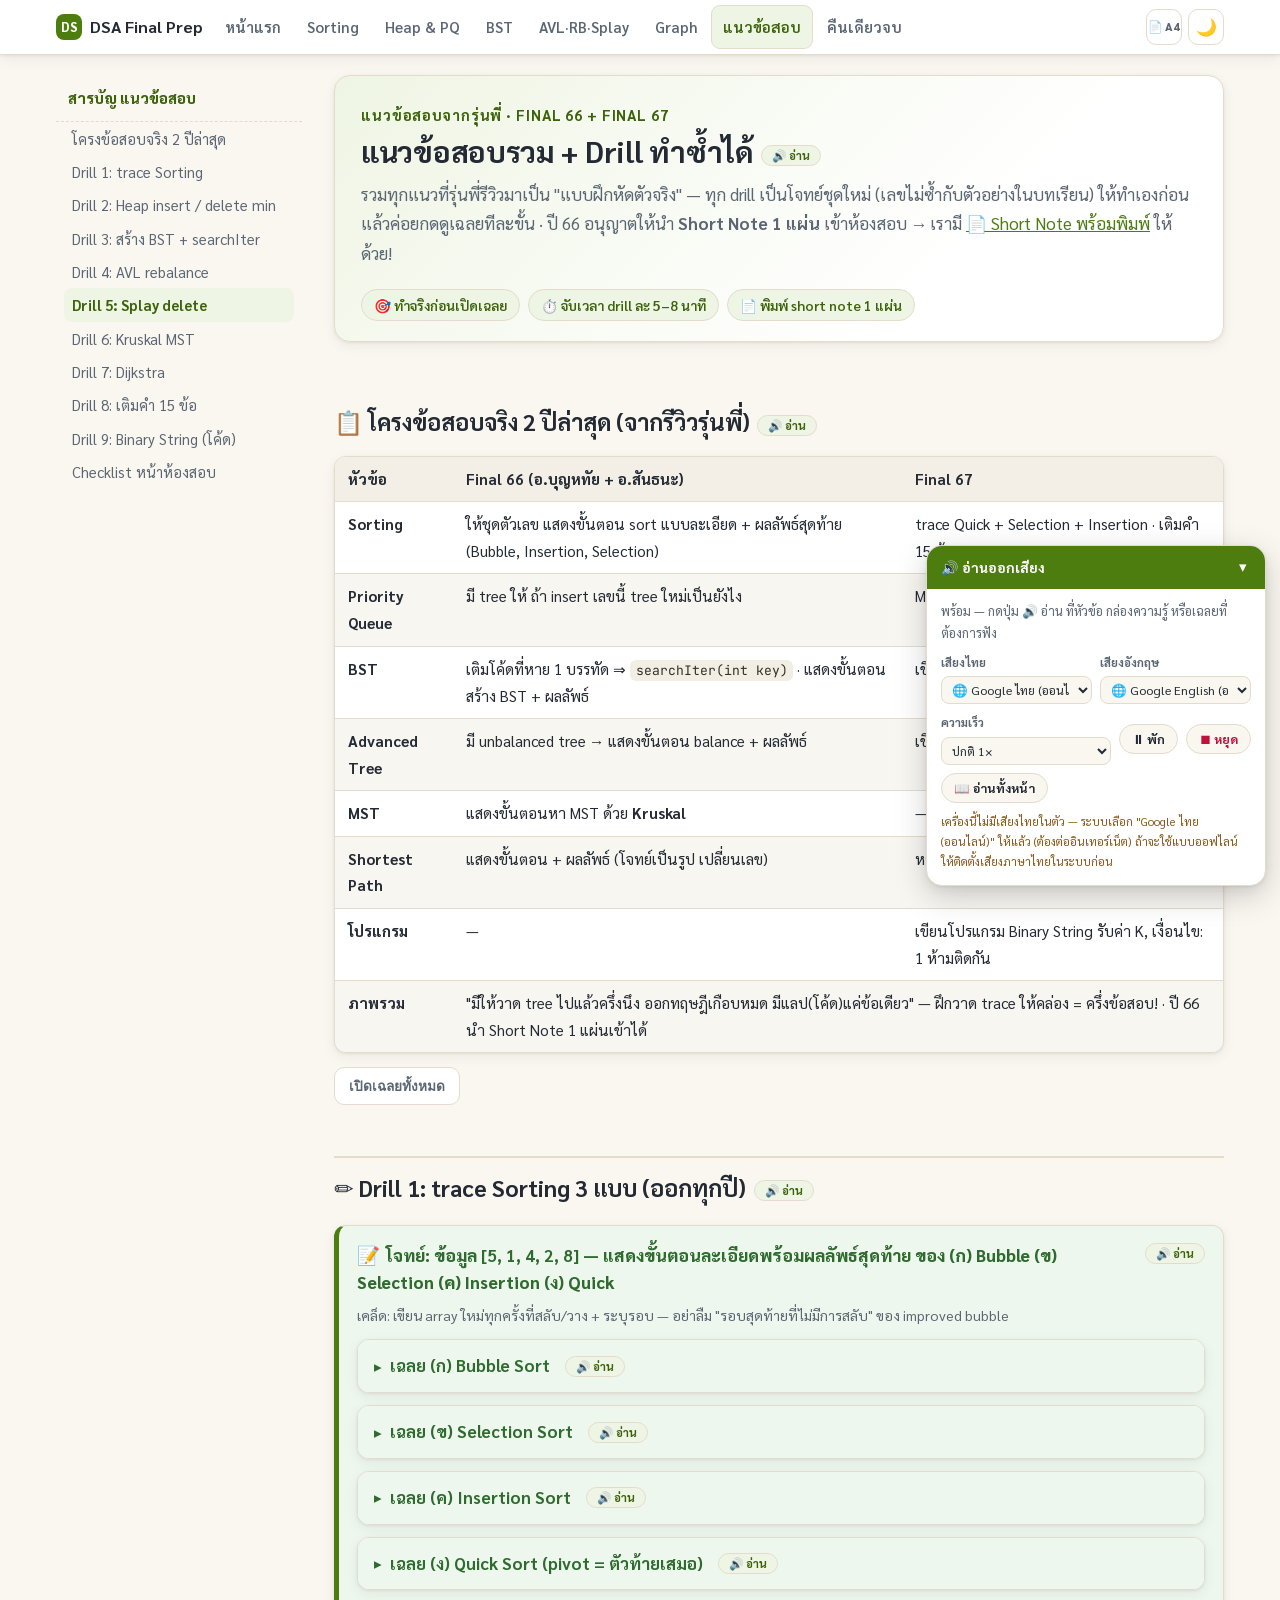
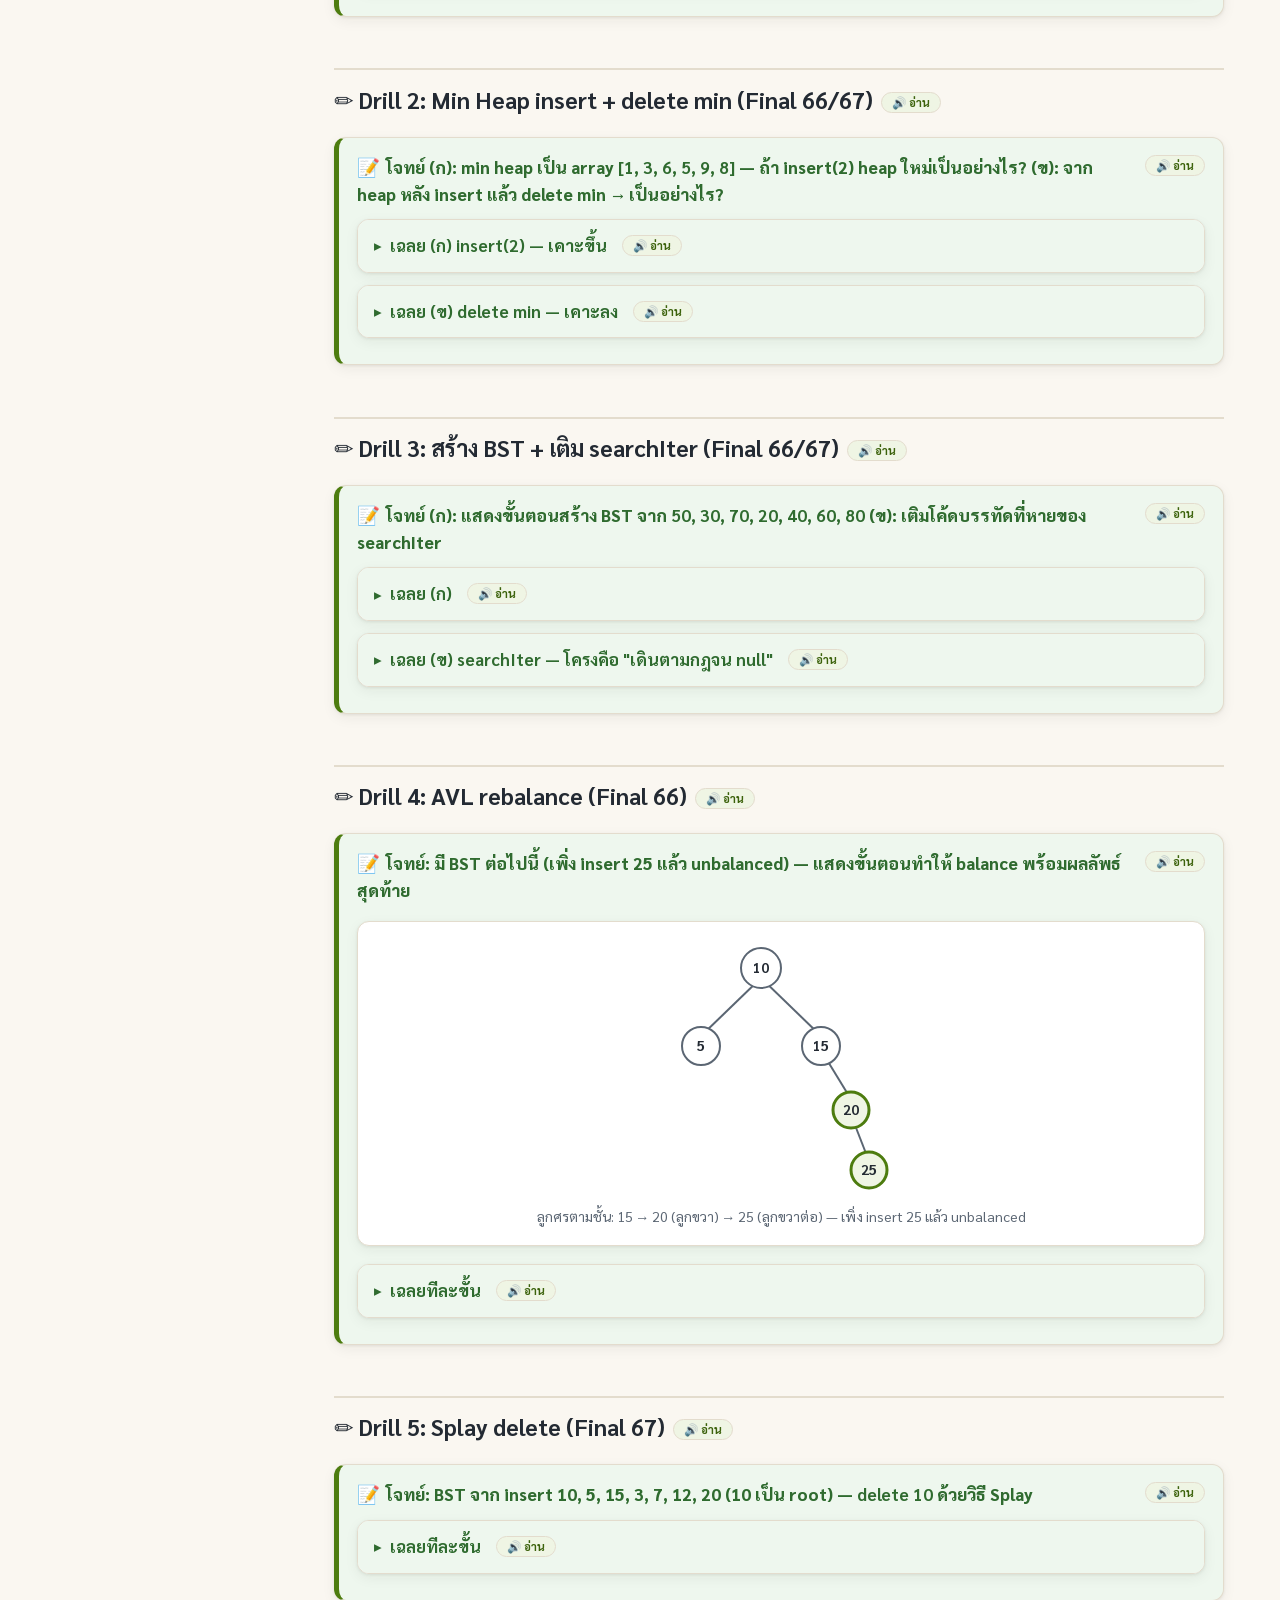
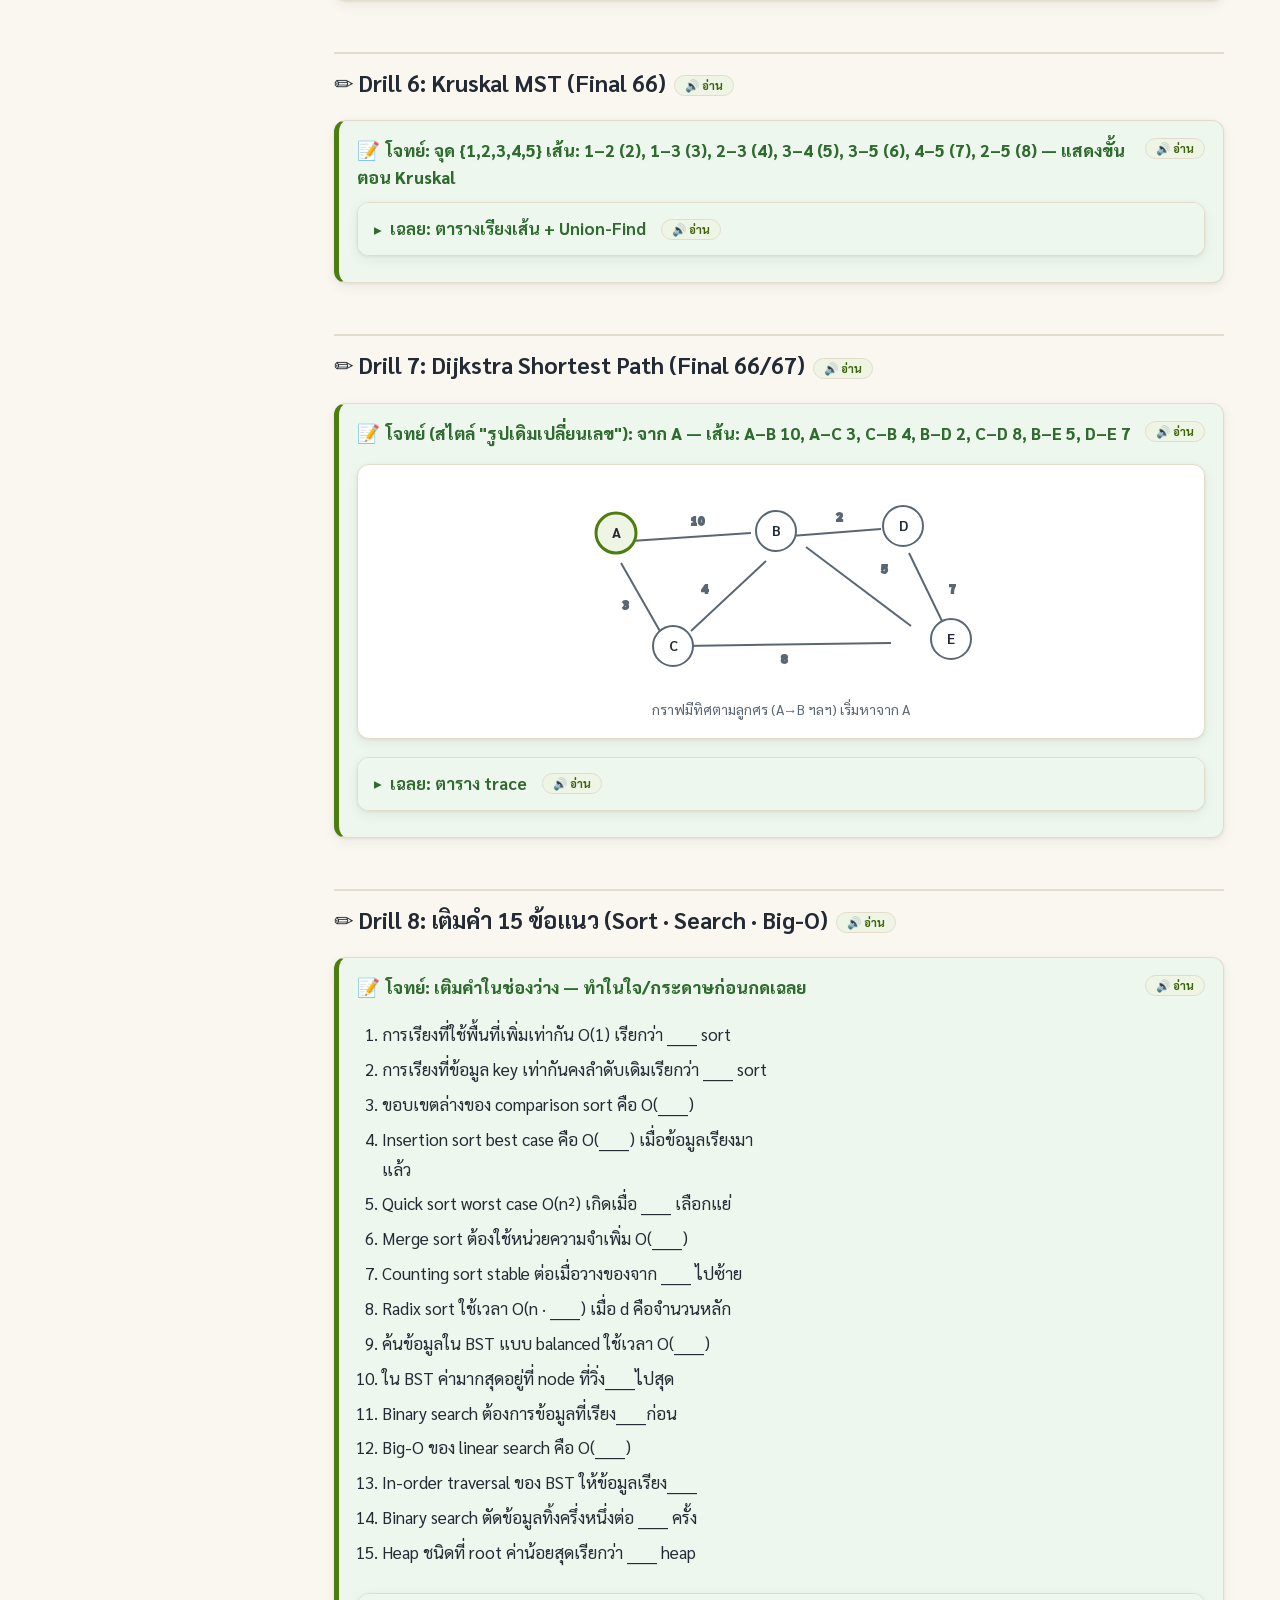
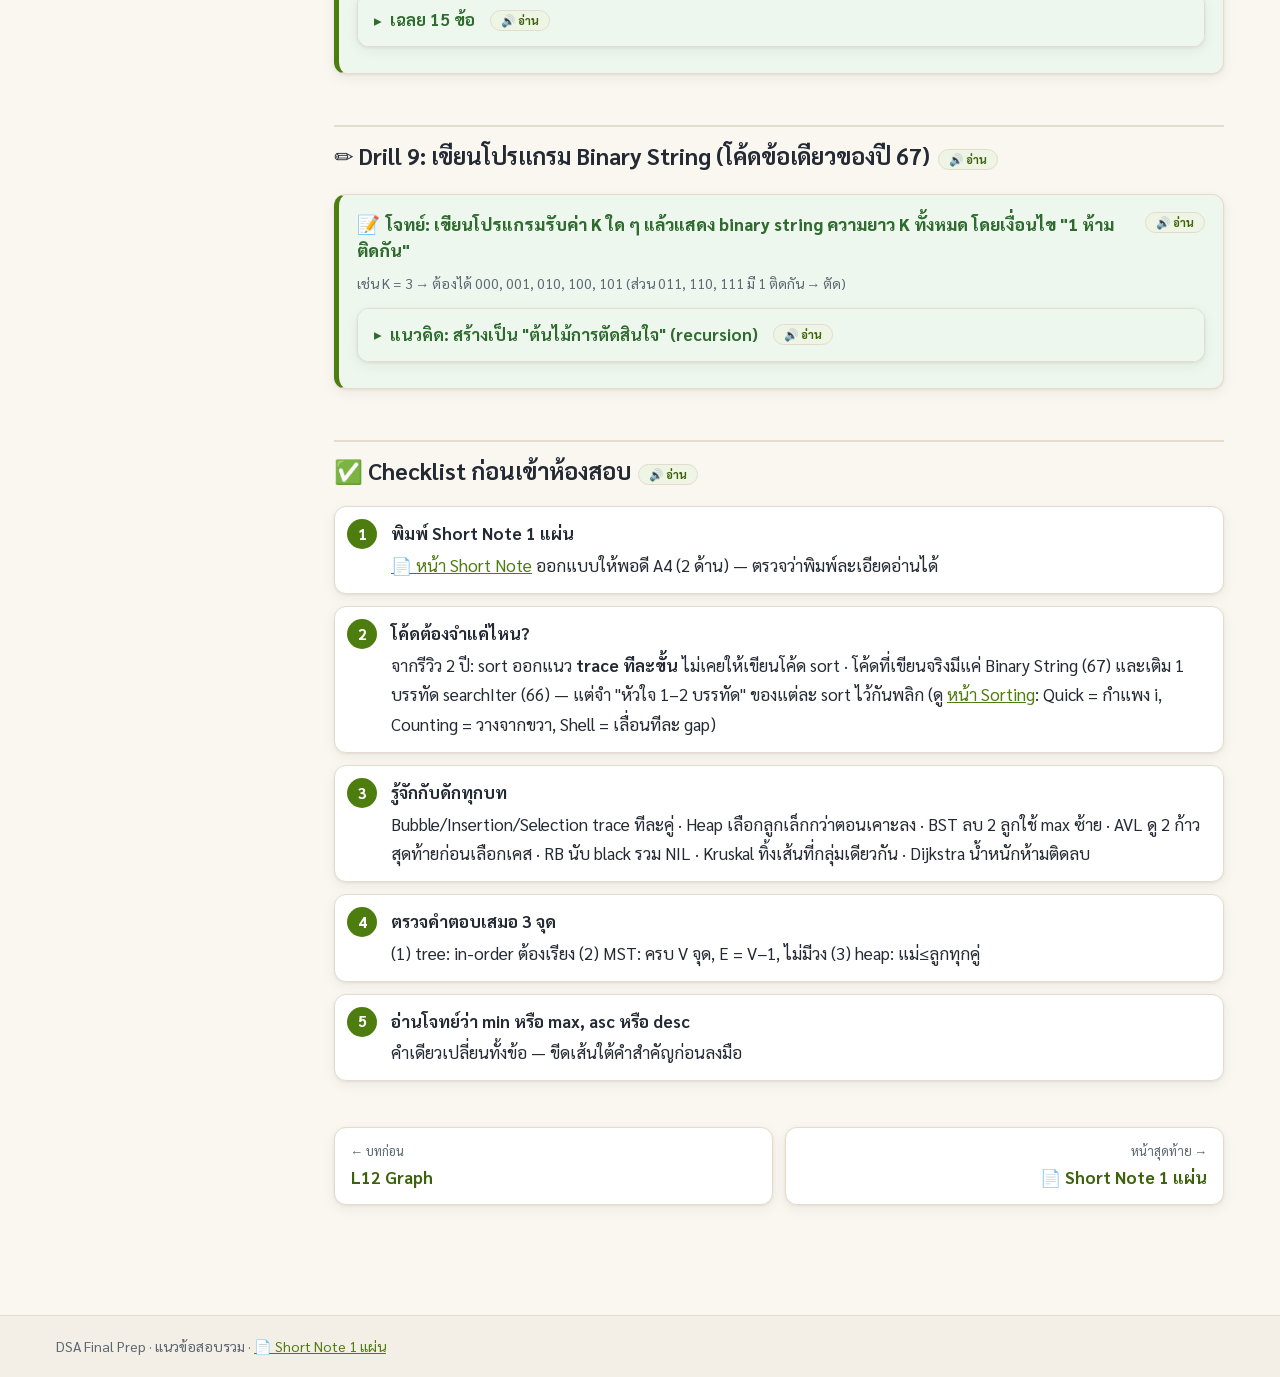
<file: exam.html>
<!DOCTYPE html>
<html lang="th">
<head>
<meta charset="UTF-8">
<meta name="viewport" content="width=device-width, initial-scale=1.0">
<meta name="referrer" content="no-referrer">
<title>แนวข้อสอบรวม — เว็บติวสอบ Final DSA</title>
<link rel="icon" href="data:image/svg+xml,%3Csvg xmlns=%27http://www.w3.org/2000/svg%27 viewBox=%270 0 32 32%27%3E%3Crect width=%2732%27 height=%2732%27 rx=%278%27 fill=%27%230e7490%27/%3E%3Ctext x=%2716%27 y=%2722%27 font-size=%2716%27 font-weight=%27bold%27 text-anchor=%27middle%27 fill=%27white%27 font-family=%27sans-serif%27%3EDS%3C/text%3E%3C/svg%3E">
<link rel="preconnect" href="https://fonts.googleapis.com">
<link rel="preconnect" href="https://fonts.gstatic.com" crossorigin>
<link href="https://fonts.googleapis.com/css2?family=Sarabun:wght@400;500;600;700;800&family=JetBrains+Mono:wght@400;600&display=swap" rel="stylesheet">
<link rel="stylesheet" href="assets/style.css">
</head>
<body class="topic-exam">
<div id="progress"></div>
<header class="site">
  <div class="site-inner">
    <a class="brand" href="index.html"><span class="logo">DS</span>DSA Final Prep</a>
    <nav class="main">
      <a href="index.html">หน้าแรก</a>
      <a href="sorting.html">Sorting</a>
      <a href="heap.html">Heap &amp; PQ</a>
      <a href="bst.html">BST</a>
      <a href="avltree.html">AVL·RB·Splay</a>
      <a href="graph.html">Graph</a>
      <a href="exam.html" class="active">แนวข้อสอบ</a>
      <a href="onenight.html">คืนเดียวจบ</a>
    </nav>
    <div class="header-actions">
      <a class="icon-btn" href="short-note.html" title="Short Note 1 แผ่น (พิมพ์ได้)" style="text-decoration:none;font-size:.72rem;font-weight:800">📄 A4</a>
      <button class="icon-btn" data-action="toggle-theme" title="สลับธีมมืด/สว่าง" aria-label="สลับธีม">🌙</button>
    </div>
  </div>
</header>

<div class="wrap">
<aside class="toc">
  <div class="toc-head">สารบัญ แนวข้อสอบ <span class="chev">▾</span></div>
  <div class="toc-body">
    <a href="#outline">โครงข้อสอบจริง 2 ปีล่าสุด</a>
    <a href="#drill-sort">Drill 1: trace Sorting</a>
    <a href="#drill-heap">Drill 2: Heap insert / delete min</a>
    <a href="#drill-bst">Drill 3: สร้าง BST + searchIter</a>
    <a href="#drill-avl">Drill 4: AVL rebalance</a>
    <a href="#drill-splay">Drill 5: Splay delete</a>
    <a href="#drill-kruskal">Drill 6: Kruskal MST</a>
    <a href="#drill-dijkstra">Drill 7: Dijkstra</a>
    <a href="#drill-fill">Drill 8: เติมคำ 15 ข้อ</a>
    <a href="#drill-binary">Drill 9: Binary String (โค้ด)</a>
    <a href="#checklist">Checklist หน้าห้องสอบ</a>
  </div>
</aside>

<main>
<section class="hero">
  <div class="kicker">แนวข้อสอบจากรุ่นพี่ · Final 66 + Final 67</div>
  <h1>แนวข้อสอบรวม + Drill ทำซ้ำได้</h1>
  <p class="lead">รวมทุกแนวที่รุ่นพี่รีวิวมาเป็น "แบบฝึกหัดตัวจริง" — ทุก drill เป็นโจทย์ชุดใหม่ (เลขไม่ซ้ำกับตัวอย่างในบทเรียน)
  ให้ทำเองก่อนแล้วค่อยกดดูเฉลยทีละขั้น · ปี 66 อนุญาตให้นำ <strong>Short Note 1 แผ่น</strong> เข้าห้องสอบ → เรามี
  <a href="short-note.html">📄 Short Note พร้อมพิมพ์</a> ให้ด้วย!</p>
  <div class="meta">
    <span class="chip">🎯 ทำจริงก่อนเปิดเฉลย</span>
    <span class="chip">⏱️ จับเวลา drill ละ 5–8 นาที</span>
    <span class="chip">📄 พิมพ์ short note 1 แผ่น</span>
  </div>
</section>

<h2 id="outline">📋 โครงข้อสอบจริง 2 ปีล่าสุด (จากรีวิวรุ่นพี่)</h2>
<div class="tbl-wrap"><table>
<thead><tr><th>หัวข้อ</th><th>Final 66 (อ.บุญหทัย + อ.สันธนะ)</th><th>Final 67</th></tr></thead>
<tbody>
<tr><td><b>Sorting</b></td><td>ให้ชุดตัวเลข แสดงขั้นตอน sort แบบละเอียด + ผลลัพธ์สุดท้าย (Bubble, Insertion, Selection)</td><td>trace Quick + Selection + Insertion · เติมคำ 15 ข้อ (Sort, Search, Big-O)</td></tr>
<tr><td><b>Priority Queue</b></td><td>มี tree ให้ ถ้า insert เลขนี้ tree ใหม่เป็นยังไง</td><td>Min Heap · delete min node</td></tr>
<tr><td><b>BST</b></td><td>เติมโค้ดที่หาย 1 บรรทัด ⇒ <code>searchIter(int key)</code> · แสดงขั้นตอนสร้าง BST + ผลลัพธ์</td><td>เขียน BST จากชุดตัวเลข</td></tr>
<tr><td><b>Advanced Tree</b></td><td>มี unbalanced tree → แสดงขั้นตอน balance + ผลลัพธ์</td><td>เขียน AVL Tree · Delete Splay Tree</td></tr>
<tr><td><b>MST</b></td><td>แสดงขั้นตอนหา MST ด้วย <b>Kruskal</b></td><td>—</td></tr>
<tr><td><b>Shortest Path</b></td><td>แสดงขั้นตอน + ผลลัพธ์ (โจทย์เป็นรูป เปลี่ยนเลข)</td><td>หา Shortest Path</td></tr>
<tr><td><b>โปรแกรม</b></td><td>—</td><td>เขียนโปรแกรม Binary String รับค่า K, เงื่อนไข: 1 ห้ามติดกัน</td></tr>
<tr><td><b>ภาพรวม</b></td><td colspan="2">"มีให้วาด tree ไปแล้วครึ่งนึง ออกทฤษฎีเกือบหมด มีแลป(โค้ด)แค่ข้อเดียว" — ฝึกวาด trace ให้คล่อง = ครึ่งข้อสอบ! · ปี 66 นำ Short Note 1 แผ่นเข้าได้</td></tr>
</tbody></table></div>
<button class="icon-btn" style="width:auto;padding:0 14px;height:38px;font-weight:700;font-size:.85rem" data-action="toggle-solutions" data-open="1">เปิดเฉลยทั้งหมด</button>

<h2 id="drill-sort">✏️ Drill 1: trace Sorting 3 แบบ (ออกทุกปี)</h2>
<div class="box exam"><div class="box-title"><span class="em">📝</span>โจทย์: ข้อมูล <b>[5, 1, 4, 2, 8]</b> — แสดงขั้นตอนละเอียดพร้อมผลลัพธ์สุดท้าย ของ (ก) Bubble (ข) Selection (ค) Insertion (ง) Quick</div>
<p class="small">เคล็ด: เขียน array ใหม่ทุกครั้งที่สลับ/วาง + ระบุรอบ — อย่าลืม "รอบสุดท้ายที่ไม่มีการสลับ" ของ improved bubble</p>
<details class="sol"><summary>เฉลย (ก) Bubble Sort</summary><div class="sol-body">
<figure class="diagram">
<svg viewBox="0 0 1060 330" width="1060" role="img" aria-label="Bubble sort visualization">
  <defs><marker id="dArwB" markerWidth="8" markerHeight="8" refX="6" refY="4" orient="auto"><path d="M0,0 L7,4 L0,8 z" fill="#64748b"/></marker></defs>
  <rect x="20" y="9" width="18" height="14" rx="3" class="dcell good"/><text x="44" y="21" class="dlegend">ล็อก/เรียงแล้ว</text>
  <rect x="170" y="9" width="18" height="14" rx="3" class="dcell hot"/><text x="194" y="21" class="dlegend">กำลังเทียบ/สลับ</text>
  <rect x="330" y="9" width="18" height="14" rx="3" class="dcell"/><text x="354" y="21" class="dlegend">ยังไม่ผ่าน</text>
  <text x="490" y="21" class="dtag-b">ข้อมูล [5, 1, 4, 2, 8] · Ascending (น้อย → มาก)</text>

  <text x="20" y="66" class="dtag-b">Pass 1</text>
  <text x="20" y="82" class="dtag">เทียบ 4 คู่</text>
  <rect x="140" y="48" width="32" height="30" rx="4" class="dcell hot"/><text x="156" y="69" text-anchor="middle" class="dtxt">5</text>
  <rect x="176" y="48" width="32" height="30" rx="4" class="dcell hot"/><text x="192" y="69" text-anchor="middle" class="dtxt">1</text>
  <rect x="212" y="48" width="32" height="30" rx="4" class="dcell"/><text x="228" y="69" text-anchor="middle" class="dtxt">4</text>
  <rect x="248" y="48" width="32" height="30" rx="4" class="dcell"/><text x="264" y="69" text-anchor="middle" class="dtxt">2</text>
  <rect x="284" y="48" width="32" height="30" rx="4" class="dcell"/><text x="300" y="69" text-anchor="middle" class="dtxt">8</text>
  <line x1="319" y1="63" x2="347" y2="63" stroke="#64748b" stroke-width="1.6" marker-end="url(#dArwB)"/>
  <text x="333" y="93" text-anchor="middle" class="dswap">สลับ 5↔1</text>
  <rect x="350" y="48" width="32" height="30" rx="4" class="dcell"/><text x="366" y="69" text-anchor="middle" class="dtxt">1</text>
  <rect x="386" y="48" width="32" height="30" rx="4" class="dcell hot"/><text x="402" y="69" text-anchor="middle" class="dtxt">5</text>
  <rect x="422" y="48" width="32" height="30" rx="4" class="dcell hot"/><text x="438" y="69" text-anchor="middle" class="dtxt">4</text>
  <rect x="458" y="48" width="32" height="30" rx="4" class="dcell"/><text x="474" y="69" text-anchor="middle" class="dtxt">2</text>
  <rect x="494" y="48" width="32" height="30" rx="4" class="dcell"/><text x="510" y="69" text-anchor="middle" class="dtxt">8</text>
  <line x1="529" y1="63" x2="557" y2="63" stroke="#64748b" stroke-width="1.6" marker-end="url(#dArwB)"/>
  <text x="543" y="93" text-anchor="middle" class="dswap">สลับ 5↔4</text>
  <rect x="560" y="48" width="32" height="30" rx="4" class="dcell"/><text x="576" y="69" text-anchor="middle" class="dtxt">1</text>
  <rect x="596" y="48" width="32" height="30" rx="4" class="dcell"/><text x="612" y="69" text-anchor="middle" class="dtxt">4</text>
  <rect x="632" y="48" width="32" height="30" rx="4" class="dcell"/><text x="648" y="69" text-anchor="middle" class="dtxt">5</text>
  <rect x="668" y="48" width="32" height="30" rx="4" class="dcell hot"/><text x="684" y="69" text-anchor="middle" class="dtxt">2</text>
  <rect x="704" y="48" width="32" height="30" rx="4" class="dcell hot"/><text x="720" y="69" text-anchor="middle" class="dtxt">8</text>
  <line x1="739" y1="63" x2="767" y2="63" stroke="#64748b" stroke-width="1.6" marker-end="url(#dArwB)"/>
  <text x="753" y="93" text-anchor="middle" class="dswap">สลับ 5↔2</text>
  <rect x="770" y="48" width="32" height="30" rx="4" class="dcell"/><text x="786" y="69" text-anchor="middle" class="dtxt">1</text>
  <rect x="806" y="48" width="32" height="30" rx="4" class="dcell"/><text x="822" y="69" text-anchor="middle" class="dtxt">4</text>
  <rect x="842" y="48" width="32" height="30" rx="4" class="dcell"/><text x="858" y="69" text-anchor="middle" class="dtxt">2</text>
  <rect x="878" y="48" width="32" height="30" rx="4" class="dcell hot"/><text x="894" y="69" text-anchor="middle" class="dtxt">5</text>
  <rect x="914" y="48" width="32" height="30" rx="4" class="dcell hot"/><text x="930" y="69" text-anchor="middle" class="dtxt">8</text>
  <rect x="912.5" y="46.5" width="35" height="33" rx="5" fill="none" stroke="#16a34a" stroke-width="2"/>
  <text x="880" y="93" text-anchor="middle" class="dtag">5 ≤ 8 ผ่าน → 8 ล็อก 🔒</text>

  <text x="20" y="150" class="dtag-b">Pass 2</text>
  <text x="20" y="166" class="dtag">เทียบ 3 คู่</text>
  <rect x="140" y="132" width="32" height="30" rx="4" class="dcell hot"/><text x="156" y="153" text-anchor="middle" class="dtxt">1</text>
  <rect x="176" y="132" width="32" height="30" rx="4" class="dcell hot"/><text x="192" y="153" text-anchor="middle" class="dtxt">4</text>
  <rect x="212" y="132" width="32" height="30" rx="4" class="dcell"/><text x="228" y="153" text-anchor="middle" class="dtxt">2</text>
  <rect x="248" y="132" width="32" height="30" rx="4" class="dcell"/><text x="264" y="153" text-anchor="middle" class="dtxt">5</text>
  <rect x="284" y="132" width="32" height="30" rx="4" class="dcell good"/><text x="300" y="153" text-anchor="middle" class="dtxt">8</text>
  <text x="228" y="177" text-anchor="middle" class="dtag">1 ≤ 4 ผ่าน</text>
  <line x1="319" y1="147" x2="347" y2="147" stroke="#64748b" stroke-width="1.6" marker-end="url(#dArwB)"/>
  <text x="333" y="177" text-anchor="middle" class="dswap">สลับ 4↔2</text>
  <rect x="350" y="132" width="32" height="30" rx="4" class="dcell"/><text x="366" y="153" text-anchor="middle" class="dtxt">1</text>
  <rect x="386" y="132" width="32" height="30" rx="4" class="dcell hot"/><text x="402" y="153" text-anchor="middle" class="dtxt">2</text>
  <rect x="422" y="132" width="32" height="30" rx="4" class="dcell hot"/><text x="438" y="153" text-anchor="middle" class="dtxt">4</text>
  <rect x="458" y="132" width="32" height="30" rx="4" class="dcell"/><text x="474" y="153" text-anchor="middle" class="dtxt">5</text>
  <rect x="494" y="132" width="32" height="30" rx="4" class="dcell good"/><text x="510" y="153" text-anchor="middle" class="dtxt">8</text>
  <line x1="529" y1="147" x2="557" y2="147" stroke="#64748b" stroke-width="1.6" marker-end="url(#dArwB)"/>
  <text x="543" y="177" text-anchor="middle" class="dtag">4 ≤ 5 ผ่าน</text>
  <rect x="560" y="132" width="32" height="30" rx="4" class="dcell"/><text x="576" y="153" text-anchor="middle" class="dtxt">1</text>
  <rect x="596" y="132" width="32" height="30" rx="4" class="dcell"/><text x="612" y="153" text-anchor="middle" class="dtxt">2</text>
  <rect x="632" y="132" width="32" height="30" rx="4" class="dcell"/><text x="648" y="153" text-anchor="middle" class="dtxt">4</text>
  <rect x="668" y="132" width="32" height="30" rx="4" class="dcell good"/><text x="684" y="153" text-anchor="middle" class="dtxt">5</text>
  <rect x="704" y="132" width="32" height="30" rx="4" class="dcell good"/><text x="720" y="153" text-anchor="middle" class="dtxt">8</text>
  <text x="648" y="177" text-anchor="middle" class="dtag">5, 8 ล็อก</text>

  <text x="20" y="228" class="dtag-b">Pass 3</text>
  <text x="20" y="244" class="dtag">เทียบ 2 คู่</text>
  <rect x="140" y="210" width="32" height="30" rx="4" class="dcell hot"/><text x="156" y="231" text-anchor="middle" class="dtxt">1</text>
  <rect x="176" y="210" width="32" height="30" rx="4" class="dcell hot"/><text x="192" y="231" text-anchor="middle" class="dtxt">2</text>
  <rect x="212" y="210" width="32" height="30" rx="4" class="dcell"/><text x="228" y="231" text-anchor="middle" class="dtxt">4</text>
  <rect x="248" y="210" width="32" height="30" rx="4" class="dcell good"/><text x="264" y="231" text-anchor="middle" class="dtxt">5</text>
  <rect x="284" y="210" width="32" height="30" rx="4" class="dcell good"/><text x="300" y="231" text-anchor="middle" class="dtxt">8</text>
  <text x="228" y="255" text-anchor="middle" class="dtag">1 ≤ 2 ผ่าน</text>
  <text x="350" y="227" class="dnote">เทียบ (2, 4) ผ่าน — ไม่มีการสลับเลยในรอบนี้</text>
  <text x="350" y="245" class="dtag-b">→ หยุดทันที: ไม่สลับ = เรียงเสร็จ (improved bubble)</text>

  <text x="20" y="300" class="dtag-b">จบ</text>
  <rect x="140" y="282" width="32" height="30" rx="4" class="dcell good"/><text x="156" y="303" text-anchor="middle" class="dtxt">1</text>
  <rect x="176" y="282" width="32" height="30" rx="4" class="dcell good"/><text x="192" y="303" text-anchor="middle" class="dtxt">2</text>
  <rect x="212" y="282" width="32" height="30" rx="4" class="dcell good"/><text x="228" y="303" text-anchor="middle" class="dtxt">4</text>
  <rect x="248" y="282" width="32" height="30" rx="4" class="dcell good"/><text x="264" y="303" text-anchor="middle" class="dtxt">5</text>
  <rect x="284" y="282" width="32" height="30" rx="4" class="dcell good"/><text x="300" y="303" text-anchor="middle" class="dtxt">8</text>
  <text x="340" y="300" class="dtag-b">ผลลัพธ์สุดท้าย ✅ — เทียบ 9 ครั้ง · สลับ 4 ครั้ง</text>
</svg>
<figcaption><b>Bubble sort ทีละ pass</b> — เขียว = ตำแหน่งที่ล็อกแล้ว (ตัวใหญ่สุดถูกดันไปท้ายทุกรอบ), เหลือง = คู่ที่กำลังเทียบ/สลับ, ลูกศรพร้อมป้าย "สลับ x↔y" คือจังหวะ swap</figcaption>
</figure>
<p><strong>ผลลัพธ์สุดท้าย: [1, 2, 4, 5, 8]</strong> — เทียบ 9 ครั้ง · สลับ 4 ครั้ง · Pass 3 ไม่มีการสลับเลยจึงหยุดก่อน (improved bubble)</p>
</div></details>
<details class="sol"><summary>เฉลย (ข) Selection Sort</summary><div class="sol-body">
<figure class="diagram">
<svg viewBox="0 0 700 400" width="700" role="img" aria-label="Selection sort visualization">
  <defs><marker id="dArwS" markerWidth="8" markerHeight="8" refX="6" refY="4" orient="auto"><path d="M0,0 L7,4 L0,8 z" fill="#64748b"/></marker></defs>
  <rect x="20" y="9" width="18" height="14" rx="3" class="dcell good"/><text x="44" y="21" class="dlegend">ล็อกแล้ว</text>
  <rect x="150" y="9" width="18" height="14" rx="3" class="dcell hot"/><text x="174" y="21" class="dlegend">min ที่เจอ / กำลังสลับ</text>
  <rect x="350" y="9" width="18" height="14" rx="3" class="dcell"/><text x="374" y="21" class="dlegend">ยังไม่ผ่าน</text>
  <text x="490" y="21" class="dtag-b">ข้อมูล [5, 1, 4, 2, 8]</text>

  <text x="20" y="80" class="dtag-b">รอบ 1</text>
  <text x="20" y="96" class="dtag">หา min ทั้งแถว</text>
  <rect x="120" y="64" width="32" height="30" rx="4" class="dcell"/><text x="136" y="85" text-anchor="middle" class="dtxt">5</text>
  <rect x="156" y="64" width="32" height="30" rx="4" class="dcell hot"/><text x="172" y="85" text-anchor="middle" class="dtxt">1</text>
  <rect x="192" y="64" width="32" height="30" rx="4" class="dcell"/><text x="208" y="85" text-anchor="middle" class="dtxt">4</text>
  <rect x="228" y="64" width="32" height="30" rx="4" class="dcell"/><text x="244" y="85" text-anchor="middle" class="dtxt">2</text>
  <rect x="264" y="64" width="32" height="30" rx="4" class="dcell"/><text x="280" y="85" text-anchor="middle" class="dtxt">8</text>
  <path d="M 172 60 Q 154 36 136 60" fill="none" stroke="#d97706" stroke-width="1.8" marker-end="url(#dArwS)"/>
  <text x="190" y="40" class="dswap">สลับ a[0] ↔ a[1] (min = 1)</text>
  <line x1="300" y1="79" x2="330" y2="79" stroke="#64748b" stroke-width="1.6" marker-end="url(#dArwS)"/>
  <rect x="336" y="64" width="32" height="30" rx="4" class="dcell good"/><text x="352" y="85" text-anchor="middle" class="dtxt">1</text>
  <rect x="372" y="64" width="32" height="30" rx="4" class="dcell"/><text x="388" y="85" text-anchor="middle" class="dtxt">5</text>
  <rect x="408" y="64" width="32" height="30" rx="4" class="dcell"/><text x="424" y="85" text-anchor="middle" class="dtxt">4</text>
  <rect x="444" y="64" width="32" height="30" rx="4" class="dcell"/><text x="460" y="85" text-anchor="middle" class="dtxt">2</text>
  <rect x="480" y="64" width="32" height="30" rx="4" class="dcell"/><text x="496" y="85" text-anchor="middle" class="dtxt">8</text>
  <text x="536" y="84" class="dtag">1 ล็อกตำแหน่ง 0</text>

  <text x="20" y="156" class="dtag-b">รอบ 2</text>
  <text x="20" y="172" class="dtag">min ของ {5,4,2,8}</text>
  <rect x="120" y="140" width="32" height="30" rx="4" class="dcell good"/><text x="136" y="161" text-anchor="middle" class="dtxt">1</text>
  <rect x="156" y="140" width="32" height="30" rx="4" class="dcell"/><text x="172" y="161" text-anchor="middle" class="dtxt">5</text>
  <rect x="192" y="140" width="32" height="30" rx="4" class="dcell"/><text x="208" y="161" text-anchor="middle" class="dtxt">4</text>
  <rect x="228" y="140" width="32" height="30" rx="4" class="dcell hot"/><text x="244" y="161" text-anchor="middle" class="dtxt">2</text>
  <rect x="264" y="140" width="32" height="30" rx="4" class="dcell"/><text x="280" y="161" text-anchor="middle" class="dtxt">8</text>
  <path d="M 244 136 Q 208 112 172 136" fill="none" stroke="#d97706" stroke-width="1.8" marker-end="url(#dArwS)"/>
  <text x="208" y="112" class="dswap">สลับ a[1] ↔ a[3] (min = 2)</text>
  <line x1="300" y1="155" x2="330" y2="155" stroke="#64748b" stroke-width="1.6" marker-end="url(#dArwS)"/>
  <rect x="336" y="140" width="32" height="30" rx="4" class="dcell good"/><text x="352" y="161" text-anchor="middle" class="dtxt">1</text>
  <rect x="372" y="140" width="32" height="30" rx="4" class="dcell good"/><text x="388" y="161" text-anchor="middle" class="dtxt">2</text>
  <rect x="408" y="140" width="32" height="30" rx="4" class="dcell"/><text x="424" y="161" text-anchor="middle" class="dtxt">4</text>
  <rect x="444" y="140" width="32" height="30" rx="4" class="dcell"/><text x="460" y="161" text-anchor="middle" class="dtxt">5</text>
  <rect x="480" y="140" width="32" height="30" rx="4" class="dcell"/><text x="496" y="161" text-anchor="middle" class="dtxt">8</text>
  <text x="536" y="160" class="dtag">2 ล็อกตำแหน่ง 1</text>

  <text x="20" y="232" class="dtag-b">รอบ 3</text>
  <text x="20" y="248" class="dtag">min ของ {4,5,8}</text>
  <rect x="120" y="216" width="32" height="30" rx="4" class="dcell good"/><text x="136" y="237" text-anchor="middle" class="dtxt">1</text>
  <rect x="156" y="216" width="32" height="30" rx="4" class="dcell good"/><text x="172" y="237" text-anchor="middle" class="dtxt">2</text>
  <rect x="192" y="216" width="32" height="30" rx="4" class="dcell hot"/><text x="208" y="237" text-anchor="middle" class="dtxt">4</text>
  <rect x="228" y="216" width="32" height="30" rx="4" class="dcell"/><text x="244" y="237" text-anchor="middle" class="dtxt">5</text>
  <rect x="264" y="216" width="32" height="30" rx="4" class="dcell"/><text x="280" y="237" text-anchor="middle" class="dtxt">8</text>
  <text x="200" y="210" text-anchor="middle" class="dswap">4 อยู่ตำแหน่งถูกแล้ว</text>
  <line x1="300" y1="231" x2="330" y2="231" stroke="#64748b" stroke-width="1.6" marker-end="url(#dArwS)"/>
  <rect x="336" y="216" width="32" height="30" rx="4" class="dcell good"/><text x="352" y="237" text-anchor="middle" class="dtxt">1</text>
  <rect x="372" y="216" width="32" height="30" rx="4" class="dcell good"/><text x="388" y="237" text-anchor="middle" class="dtxt">2</text>
  <rect x="408" y="216" width="32" height="30" rx="4" class="dcell good"/><text x="424" y="237" text-anchor="middle" class="dtxt">4</text>
  <rect x="444" y="216" width="32" height="30" rx="4" class="dcell"/><text x="460" y="237" text-anchor="middle" class="dtxt">5</text>
  <rect x="480" y="216" width="32" height="30" rx="4" class="dcell"/><text x="496" y="237" text-anchor="middle" class="dtxt">8</text>
  <text x="536" y="236" class="dtag">ไม่สลับ — 4 ล็อก idx 2</text>

  <text x="20" y="308" class="dtag-b">รอบ 4</text>
  <text x="20" y="324" class="dtag">min ของ {5,8}</text>
  <rect x="120" y="292" width="32" height="30" rx="4" class="dcell good"/><text x="136" y="313" text-anchor="middle" class="dtxt">1</text>
  <rect x="156" y="292" width="32" height="30" rx="4" class="dcell good"/><text x="172" y="313" text-anchor="middle" class="dtxt">2</text>
  <rect x="192" y="292" width="32" height="30" rx="4" class="dcell good"/><text x="208" y="313" text-anchor="middle" class="dtxt">4</text>
  <rect x="228" y="292" width="32" height="30" rx="4" class="dcell hot"/><text x="244" y="313" text-anchor="middle" class="dtxt">5</text>
  <rect x="264" y="292" width="32" height="30" rx="4" class="dcell"/><text x="280" y="313" text-anchor="middle" class="dtxt">8</text>
  <text x="200" y="286" text-anchor="middle" class="dswap">5 อยู่ตำแหน่งถูกแล้ว</text>
  <line x1="300" y1="307" x2="330" y2="307" stroke="#64748b" stroke-width="1.6" marker-end="url(#dArwS)"/>
  <rect x="336" y="292" width="32" height="30" rx="4" class="dcell good"/><text x="352" y="313" text-anchor="middle" class="dtxt">1</text>
  <rect x="372" y="292" width="32" height="30" rx="4" class="dcell good"/><text x="388" y="313" text-anchor="middle" class="dtxt">2</text>
  <rect x="408" y="292" width="32" height="30" rx="4" class="dcell good"/><text x="424" y="313" text-anchor="middle" class="dtxt">4</text>
  <rect x="444" y="292" width="32" height="30" rx="4" class="dcell good"/><text x="460" y="313" text-anchor="middle" class="dtxt">5</text>
  <rect x="480" y="292" width="32" height="30" rx="4" class="dcell"/><text x="496" y="313" text-anchor="middle" class="dtxt">8</text>
  <text x="536" y="312" class="dtag">ไม่สลับ — เหลือ 8 ตำแหน่งสุดท้าย</text>

  <text x="20" y="372" class="dtag-b">จบ</text>
  <rect x="120" y="356" width="32" height="30" rx="4" class="dcell good"/><text x="136" y="377" text-anchor="middle" class="dtxt">1</text>
  <rect x="156" y="356" width="32" height="30" rx="4" class="dcell good"/><text x="172" y="377" text-anchor="middle" class="dtxt">2</text>
  <rect x="192" y="356" width="32" height="30" rx="4" class="dcell good"/><text x="208" y="377" text-anchor="middle" class="dtxt">4</text>
  <rect x="228" y="356" width="32" height="30" rx="4" class="dcell good"/><text x="244" y="377" text-anchor="middle" class="dtxt">5</text>
  <rect x="264" y="356" width="32" height="30" rx="4" class="dcell good"/><text x="280" y="377" text-anchor="middle" class="dtxt">8</text>
  <text x="320" y="372" class="dtag-b">ผลลัพธ์สุดท้าย ✅ — เทียบ 10 ครั้ง (ตายตัว) · สลับแค่ 2 ครั้ง</text>
</svg>
<figcaption><b>Selection sort ทีละรอบ</b> — ลูกศรโค้งสีส้มชี้ min ที่ค้นพบของโซนที่ยังไม่เรียง แล้วสลับเข้าตำแหน่งหน้าสุดของโซน (เขียว = ล็อกแล้วทีละช่องจากซ้าย)</figcaption>
</figure>
<p><strong>ผลลัพธ์สุดท้าย: [1, 2, 4, 5, 8]</strong> — เทียบ 10 ครั้ง (ตายตัว ไม่ว่าข้อมูลแบบไหน) · สลับแค่ 2 ครั้ง</p>
</div></details>
<details class="sol"><summary>เฉลย (ค) Insertion Sort</summary><div class="sol-body">
<figure class="diagram">
<svg viewBox="0 0 720 375" width="720" role="img" aria-label="Insertion sort visualization">
  <defs><marker id="dArwI" markerWidth="8" markerHeight="8" refX="6" refY="4" orient="auto"><path d="M0,0 L7,4 L0,8 z" fill="#d97706"/></marker></defs>
  <rect x="20" y="9" width="18" height="14" rx="3" class="dcell good"/><text x="44" y="21" class="dlegend">โซนเรียงแล้ว (ไพ่ในมือ)</text>
  <rect x="210" y="9" width="18" height="14" rx="3" class="dcell hot"/><text x="234" y="21" class="dlegend">ตัวที่หยิบมา</text>
  <rect x="360" y="9" width="18" height="14" rx="3" class="dcell"/><text x="384" y="21" class="dlegend">กองรอเรียง</text>
  <text x="500" y="21" class="dtag-b">เส้นประ = ขอบเขตสองโซน</text>

  <text x="20" y="80" class="dtag-b">ขั้น 1</text>
  <text x="20" y="96" class="dtag">หยิบ 1</text>
  <rect x="110" y="64" width="32" height="30" rx="4" class="dcell good"/><text x="126" y="85" text-anchor="middle" class="dtxt">5</text>
  <rect x="146" y="64" width="32" height="30" rx="4" class="dcell hot"/><text x="162" y="85" text-anchor="middle" class="dtxt">1</text>
  <rect x="182" y="64" width="32" height="30" rx="4" class="dcell"/><text x="198" y="85" text-anchor="middle" class="dtxt">4</text>
  <rect x="218" y="64" width="32" height="30" rx="4" class="dcell"/><text x="234" y="85" text-anchor="middle" class="dtxt">2</text>
  <rect x="254" y="64" width="32" height="30" rx="4" class="dcell"/><text x="270" y="85" text-anchor="middle" class="dtxt">8</text>
  <line x1="144" y1="60" x2="144" y2="98" stroke="#94a3b8" stroke-width="1.4" stroke-dasharray="4 3"/>
  <path d="M 162 60 Q 130 36 112 60" fill="none" stroke="#d97706" stroke-width="1.8" marker-end="url(#dArwI)"/>
  <text x="150" y="34" class="dswap">สอด 1 ก่อน 5</text>
  <text x="350" y="84" class="dtag">เลื่อน 5 ไปขวา แล้วสอด 1 → [1, 5 | 4, 2, 8]</text>

  <text x="20" y="146" class="dtag-b">ขั้น 2</text>
  <text x="20" y="162" class="dtag">หยิบ 4</text>
  <rect x="110" y="130" width="32" height="30" rx="4" class="dcell good"/><text x="126" y="151" text-anchor="middle" class="dtxt">1</text>
  <rect x="146" y="130" width="32" height="30" rx="4" class="dcell good"/><text x="162" y="151" text-anchor="middle" class="dtxt">5</text>
  <rect x="182" y="130" width="32" height="30" rx="4" class="dcell hot"/><text x="198" y="151" text-anchor="middle" class="dtxt">4</text>
  <rect x="218" y="130" width="32" height="30" rx="4" class="dcell"/><text x="234" y="151" text-anchor="middle" class="dtxt">2</text>
  <rect x="254" y="130" width="32" height="30" rx="4" class="dcell"/><text x="270" y="151" text-anchor="middle" class="dtxt">8</text>
  <line x1="180" y1="126" x2="180" y2="164" stroke="#94a3b8" stroke-width="1.4" stroke-dasharray="4 3"/>
  <path d="M 198 126 Q 172 102 146 126" fill="none" stroke="#d97706" stroke-width="1.8" marker-end="url(#dArwI)"/>
  <text x="186" y="100" class="dswap">สอดก่อน 5</text>
  <text x="350" y="150" class="dtag">เลื่อน 5 แล้วสอด 4 ตรงกลาง → [1, 4, 5 | 2, 8]</text>

  <text x="20" y="212" class="dtag-b">ขั้น 3</text>
  <text x="20" y="228" class="dtag">หยิบ 2</text>
  <rect x="110" y="196" width="32" height="30" rx="4" class="dcell good"/><text x="126" y="217" text-anchor="middle" class="dtxt">1</text>
  <rect x="146" y="196" width="32" height="30" rx="4" class="dcell good"/><text x="162" y="217" text-anchor="middle" class="dtxt">4</text>
  <rect x="182" y="196" width="32" height="30" rx="4" class="dcell good"/><text x="198" y="217" text-anchor="middle" class="dtxt">5</text>
  <rect x="218" y="196" width="32" height="30" rx="4" class="dcell hot"/><text x="234" y="217" text-anchor="middle" class="dtxt">2</text>
  <rect x="254" y="196" width="32" height="30" rx="4" class="dcell"/><text x="270" y="217" text-anchor="middle" class="dtxt">8</text>
  <line x1="216" y1="192" x2="216" y2="230" stroke="#94a3b8" stroke-width="1.4" stroke-dasharray="4 3"/>
  <path d="M 234 192 Q 166 166 112 192" fill="none" stroke="#d97706" stroke-width="1.8" marker-end="url(#dArwI)"/>
  <text x="178" y="166" class="dswap">สอดหน้าสุด (เลื่อน 5, 4)</text>
  <text x="350" y="216" class="dtag">เลื่อน 5 กับ 4 แล้วสอด 2 หน้าสุด → [1, 2, 4, 5 | 8]</text>

  <text x="20" y="278" class="dtag-b">ขั้น 4</text>
  <text x="20" y="294" class="dtag">หยิบ 8</text>
  <rect x="110" y="262" width="32" height="30" rx="4" class="dcell good"/><text x="126" y="283" text-anchor="middle" class="dtxt">1</text>
  <rect x="146" y="262" width="32" height="30" rx="4" class="dcell good"/><text x="162" y="283" text-anchor="middle" class="dtxt">2</text>
  <rect x="182" y="262" width="32" height="30" rx="4" class="dcell good"/><text x="198" y="283" text-anchor="middle" class="dtxt">4</text>
  <rect x="218" y="262" width="32" height="30" rx="4" class="dcell good"/><text x="234" y="283" text-anchor="middle" class="dtxt">5</text>
  <rect x="254" y="262" width="32" height="30" rx="4" class="dcell hot"/><text x="270" y="283" text-anchor="middle" class="dtxt">8</text>
  <line x1="252" y1="258" x2="252" y2="296" stroke="#94a3b8" stroke-width="1.4" stroke-dasharray="4 3"/>
  <text x="350" y="282" class="dtag">8 ใหญ่กว่าทุกตัวในมือ — วางทันที ไม่ต้องเลื่อน</text>

  <text x="20" y="344" class="dtag-b">จบ</text>
  <rect x="110" y="328" width="32" height="30" rx="4" class="dcell good"/><text x="126" y="349" text-anchor="middle" class="dtxt">1</text>
  <rect x="146" y="328" width="32" height="30" rx="4" class="dcell good"/><text x="162" y="349" text-anchor="middle" class="dtxt">2</text>
  <rect x="182" y="328" width="32" height="30" rx="4" class="dcell good"/><text x="198" y="349" text-anchor="middle" class="dtxt">4</text>
  <rect x="218" y="328" width="32" height="30" rx="4" class="dcell good"/><text x="234" y="349" text-anchor="middle" class="dtxt">5</text>
  <rect x="254" y="328" width="32" height="30" rx="4" class="dcell good"/><text x="270" y="349" text-anchor="middle" class="dtxt">8</text>
  <text x="320" y="344" class="dtag-b">ผลลัพธ์สุดท้าย ✅ — เลื่อนรวม 4 ครั้ง (= จำนวน inversion)</text>
</svg>
<figcaption><b>Insertion sort</b> — โซนเขียวคือ "ไพ่ในมือ" (เรียงแล้วเสมอ โตทีละใบ), เหลือง = ตัวที่หยิบจากกองรอ, ลูกศรส้มชี้จุดสอดเข้าโซนเรียงแล้ว</figcaption>
</figure>
<p><strong>ผลลัพธ์สุดท้าย: [1, 2, 4, 5, 8]</strong> — เลื่อนรวม 4 ครั้ง = จำนวน inversions (คู่ 5-1, 5-4, 5-2, 4-2)</p>
</div></details>
<details class="sol"><summary>เฉลย (ง) Quick Sort (pivot = ตัวท้ายเสมอ)</summary><div class="sol-body">
<figure class="diagram">
<svg viewBox="0 0 780 400" width="780" role="img" aria-label="Quick sort partition tree">
  <defs><marker id="dArwQ" markerWidth="8" markerHeight="8" refX="6" refY="4" orient="auto"><path d="M0,0 L7,4 L0,8 z" fill="#64748b"/></marker></defs>
  <text x="20" y="22" class="dtag-b">Partition Tree — เหลือง = pivot (ตัวแบ่ง) · แตกซ้าย (≤ pivot) ขวา (&gt; pivot) จนก้อนเหลือ 1 ตัว = จบ</text>

  <rect x="140" y="36" width="290" height="50" rx="10" class="dnode"/>
  <text x="285" y="57" text-anchor="middle" class="dtxt">[5, 1, 4, 2, 8]</text>
  <rect x="200" y="64" width="170" height="20" rx="10" class="dchip"/>
  <text x="285" y="78" text-anchor="middle" font-size="11.5" font-weight="700" fill="#92400e">pivot = 8 (ตัวท้าย)</text>
  <text x="450" y="54" class="dnote">ทุกตัว ≤ 8 → 8 ล็อกขวาสุด</text>
  <text x="450" y="72" class="dnote">ฝั่งขวาว่าง — แตกซ้ายอย่างเดียว</text>

  <line x1="230" y1="86" x2="195" y2="118" stroke="#64748b" stroke-width="1.6" marker-end="url(#dArwQ)"/>
  <text x="160" y="106" class="dtag">ซ้าย</text>
  <line x1="340" y1="86" x2="420" y2="108" stroke="#94a3b8" stroke-width="1.3" stroke-dasharray="4 3"/>
  <text x="428" y="112" class="dtag">ขวา: ว่าง</text>

  <rect x="60" y="120" width="260" height="50" rx="10" class="dnode"/>
  <text x="190" y="141" text-anchor="middle" class="dtxt">[5, 1, 4, 2]</text>
  <rect x="115" y="148" width="150" height="20" rx="10" class="dchip"/>
  <text x="190" y="162" text-anchor="middle" font-size="11.5" font-weight="700" fill="#92400e">pivot = 2</text>
  <text x="340" y="136" class="dnote">เทียบครบ: เหลือ 1 ≤ 2 ตัวเดียวหน้าโซน</text>
  <text x="340" y="154" class="dnote">สลับ pivot เข้ากลาง → [1, 2, 4, 5]</text>
  <text x="340" y="172" class="dtag-b">→ ซ้าย [1] · ขวา [4, 5]</text>

  <line x1="105" y1="170" x2="85" y2="218" stroke="#64748b" stroke-width="1.6" marker-end="url(#dArwQ)"/>
  <text x="42" y="196" class="dtag">ซ้าย [1]</text>
  <line x1="255" y1="170" x2="305" y2="218" stroke="#64748b" stroke-width="1.6" marker-end="url(#dArwQ)"/>
  <text x="312" y="196" class="dtag">ขวา [4, 5]</text>

  <rect x="20" y="222" width="150" height="34" rx="10" class="dnode"/>
  <text x="95" y="244" text-anchor="middle" class="dtxt">[1] — จบ (1 ตัว)</text>

  <rect x="230" y="222" width="180" height="50" rx="10" class="dnode"/>
  <text x="320" y="243" text-anchor="middle" class="dtxt">[4, 5]</text>
  <rect x="250" y="250" width="140" height="20" rx="10" class="dchip"/>
  <text x="320" y="264" text-anchor="middle" font-size="11.5" font-weight="700" fill="#92400e">pivot = 5</text>
  <text x="430" y="238" class="dnote">4 ≤ 5 → 5 ล็อกขวาสุด</text>
  <text x="430" y="256" class="dnote">แตกซ้าย: [4]</text>

  <line x1="300" y1="272" x2="300" y2="300" stroke="#64748b" stroke-width="1.6" marker-end="url(#dArwQ)"/>
  <rect x="230" y="304" width="150" height="34" rx="10" class="dnode"/>
  <text x="305" y="326" text-anchor="middle" class="dtxt">[4] — จบ</text>

  <line x1="380" y1="321" x2="462" y2="330" stroke="#94a3b8" stroke-width="1.3" stroke-dasharray="4 3" marker-end="url(#dArwQ)"/>
  <rect x="470" y="300" width="290" height="66" rx="10" fill="#f0fdf4" stroke="#16a34a" stroke-width="1.6"/>
  <text x="615" y="318" text-anchor="middle" font-size="12" font-weight="700" fill="#14532d">ผลลัพธ์สุดท้าย</text>
  <rect x="522" y="326" width="30" height="24" rx="4" class="dcell good"/><text x="537" y="343" text-anchor="middle" class="dtxt">1</text>
  <rect x="560" y="326" width="30" height="24" rx="4" class="dcell good"/><text x="575" y="343" text-anchor="middle" class="dtxt">2</text>
  <rect x="598" y="326" width="30" height="24" rx="4" class="dcell good"/><text x="613" y="343" text-anchor="middle" class="dtxt">4</text>
  <rect x="636" y="326" width="30" height="24" rx="4" class="dcell good"/><text x="651" y="343" text-anchor="middle" class="dtxt">5</text>
  <rect x="674" y="326" width="30" height="24" rx="4" class="dcell good"/><text x="689" y="343" text-anchor="middle" class="dtxt">8</text>

  <text x="20" y="388" class="dtag">เทียบ 8 ครั้ง · สลับจริง 3 ครั้ง — pivot 8 เลือกได้แย่สุด (ข้อมูลเกือบเรียง) แต่อัลกอริทึมยังเรียงสำเร็จ</text>
</svg>
<figcaption><b>Quick sort เป็น Partition Tree</b> — แต่ละก้อนเลือก pivot (ชิปเหลือง) จากตัวท้าย แล้ว partition: pivot ลงตำแหน่งจริง ซ้าย = ตัวที่ ≤ pivot ขวา = ตัวที่ &gt; pivot ทำซ้ำจนก้อนเหลือ 0–1 ตัว</figcaption>
</figure>
<p><strong>ผลลัพธ์สุดท้าย: [1, 2, 4, 5, 8]</strong> — สังเกตว่า pivot 8 แย่สุด ๆ (ข้อมูลเกือบเรียง) = โจทย์จงใจให้เห็น worst-ish case แต่ก็ยังเรียงได้</p>
</div></details>
</div>

<h2 id="drill-heap">✏️ Drill 2: Min Heap insert + delete min (Final 66/67)</h2>
<div class="box exam"><div class="box-title"><span class="em">📝</span>โจทย์ (ก): min heap เป็น array <b>[1, 3, 6, 5, 9, 8]</b> — ถ้า insert(2) heap ใหม่เป็นอย่างไร? (ข): จาก heap หลัง insert แล้ว delete min → เป็นอย่างไร?</div>
<details class="sol"><summary>เฉลย (ก) insert(2) — เคาะขึ้น</summary><div class="sol-body">
<figure class="diagram">
<svg viewBox="0 0 780 235" width="780" role="img" aria-label="Heap insert 2 visualization">
  <defs><marker id="dArwH" markerWidth="8" markerHeight="8" refX="6" refY="4" orient="auto"><path d="M0,0 L7,4 L0,8 z" fill="#64748b"/></marker></defs>
  <text x="10" y="15" class="dtag-b">1) วาง 2 ที่ index 6 (ลูกขวาของ 6 — แม่ = (6−1)/2 = 2)</text>
  <line x1="190" y1="51" x2="112" y2="74" stroke="#94a3b8" stroke-width="1.6"/><line x1="190" y1="51" x2="268" y2="74" stroke="#94a3b8" stroke-width="1.6"/>
  <line x1="110" y1="103" x2="72" y2="126" stroke="#94a3b8" stroke-width="1.6"/><line x1="110" y1="103" x2="148" y2="126" stroke="#94a3b8" stroke-width="1.6"/>
  <line x1="270" y1="103" x2="232" y2="126" stroke="#94a3b8" stroke-width="1.6"/><line x1="270" y1="103" x2="308" y2="126" stroke="#d97706" stroke-width="2"/>
  <circle cx="190" cy="34" r="17" class="dcell"/><text x="190" y="39" text-anchor="middle" class="dtxt">1</text>
  <circle cx="110" cy="86" r="17" class="dcell"/><text x="110" y="91" text-anchor="middle" class="dtxt">3</text>
  <circle cx="270" cy="86" r="17" fill="#fffdf5" stroke="#d97706" stroke-width="2.4"/><text x="270" y="91" text-anchor="middle" class="dtxt">6</text>
  <circle cx="70" cy="138" r="17" class="dcell"/><text x="70" y="143" text-anchor="middle" class="dtxt">5</text>
  <circle cx="150" cy="138" r="17" class="dcell"/><text x="150" y="143" text-anchor="middle" class="dtxt">9</text>
  <circle cx="230" cy="138" r="17" class="dcell"/><text x="230" y="143" text-anchor="middle" class="dtxt">8</text>
  <circle cx="310" cy="138" r="17" class="dcell hot"/><text x="310" y="143" text-anchor="middle" class="dtxt">2</text>
  <text x="310" y="172" text-anchor="middle" class="dtag">ใหม่</text>
  <text x="190" y="200" text-anchor="middle" class="dswap">แม่ของ 2 คือ 6 → 2 &lt; 6 ผิดกฎ → สลับ!</text>
  <line x1="352" y1="110" x2="380" y2="110" stroke="#64748b" stroke-width="1.6" marker-end="url(#dArwH)"/>

  <text x="400" y="15" class="dtag-b">2) สลับ 2 ↔ 6 แล้วเทียบแม่ใหม่</text>
  <line x1="580" y1="51" x2="502" y2="74" stroke="#94a3b8" stroke-width="1.6"/><line x1="580" y1="51" x2="658" y2="74" stroke="#94a3b8" stroke-width="1.6"/>
  <line x1="500" y1="103" x2="462" y2="126" stroke="#94a3b8" stroke-width="1.6"/><line x1="500" y1="103" x2="538" y2="126" stroke="#94a3b8" stroke-width="1.6"/>
  <line x1="660" y1="103" x2="622" y2="126" stroke="#94a3b8" stroke-width="1.6"/><line x1="660" y1="103" x2="698" y2="126" stroke="#94a3b8" stroke-width="1.6"/>
  <circle cx="580" cy="34" r="17" fill="#fffdf5" stroke="#d97706" stroke-width="2.4"/><text x="580" y="39" text-anchor="middle" class="dtxt">1</text>
  <circle cx="500" cy="86" r="17" class="dcell"/><text x="500" y="91" text-anchor="middle" class="dtxt">3</text>
  <circle cx="660" cy="86" r="17" class="dcell hot"/><text x="660" y="91" text-anchor="middle" class="dtxt">2</text>
  <circle cx="460" cy="138" r="17" class="dcell"/><text x="460" y="143" text-anchor="middle" class="dtxt">5</text>
  <circle cx="540" cy="138" r="17" class="dcell"/><text x="540" y="143" text-anchor="middle" class="dtxt">9</text>
  <circle cx="620" cy="138" r="17" class="dcell"/><text x="620" y="143" text-anchor="middle" class="dtxt">8</text>
  <circle cx="700" cy="138" r="17" class="dcell"/><text x="700" y="143" text-anchor="middle" class="dtxt">6</text>
  <text x="580" y="200" text-anchor="middle" class="dswap">แม่ใหม่คือ 1 → 2 &gt; 1 ถูกกฎแล้ว → หยุด ✅</text>

  <text x="20" y="228" class="dtag-b">ผลลัพธ์</text>
  <rect x="110" y="210" width="34" height="26" rx="4" class="dcell good"/><text x="127" y="228" text-anchor="middle" class="dtxt">1</text>
  <rect x="144" y="210" width="34" height="26" rx="4" class="dcell good"/><text x="161" y="228" text-anchor="middle" class="dtxt">3</text>
  <rect x="178" y="210" width="34" height="26" rx="4" class="dcell good"/><text x="195" y="228" text-anchor="middle" class="dtxt">2</text>
  <rect x="212" y="210" width="34" height="26" rx="4" class="dcell good"/><text x="229" y="228" text-anchor="middle" class="dtxt">5</text>
  <rect x="246" y="210" width="34" height="26" rx="4" class="dcell good"/><text x="263" y="228" text-anchor="middle" class="dtxt">9</text>
  <rect x="280" y="210" width="34" height="26" rx="4" class="dcell good"/><text x="297" y="228" text-anchor="middle" class="dtxt">8</text>
  <rect x="314" y="210" width="34" height="26" rx="4" class="dcell good"/><text x="331" y="228" text-anchor="middle" class="dtxt">6</text>
  <text x="370" y="228" class="dtag">array [1, 3, 2, 5, 9, 8, 6] — แม่ ≤ ลูกทุกคู่ ✅ (สลับ 1 ครั้ง)</text>
</svg>
<figcaption><b>insert(2) ลง min heap</b> — วางท้ายสุด (index 6) แล้วเคาะขึ้น: 2 &lt; 6 สลับหนึ่งครั้ง ขึ้นไปเจอแม่ = 1 ซึ่งเล็กกว่าจึงหยุด</figcaption>
</figure>
<p><strong>ผลลัพธ์: [1, 3, 2, 5, 9, 8, 6]</strong> — สลับ 1 ครั้ง (กับ 6) แล้วหยุดเพราะแม่ถัดไปคือ 1 &lt; 2 · สูตรแม่: (6−1)/2 = 2 และ (2−1)/2 = 0</p>
</div></details>
<details class="sol"><summary>เฉลย (ข) delete min — เคาะลง</summary><div class="sol-body">
<figure class="diagram">
<svg viewBox="0 0 780 435" width="780" role="img" aria-label="Heap delete min visualization">
  <text x="10" y="15" class="dtag-b">1) ดึง root (1) ออก = ค่าที่ return</text>
  <line x1="181" y1="62" x2="117" y2="89" stroke="#94a3b8" stroke-width="1.6"/><line x1="199" y1="62" x2="263" y2="89" stroke="#94a3b8" stroke-width="1.6"/>
  <line x1="103" y1="113" x2="73" y2="140" stroke="#94a3b8" stroke-width="1.6"/><line x1="117" y1="113" x2="147" y2="140" stroke="#94a3b8" stroke-width="1.6"/>
  <line x1="263" y1="113" x2="233" y2="140" stroke="#94a3b8" stroke-width="1.6"/><line x1="277" y1="113" x2="307" y2="140" stroke="#94a3b8" stroke-width="1.6"/>
  <circle cx="190" cy="48" r="17" class="dbad"/><text x="190" y="53" text-anchor="middle" class="dtxt">1</text>
  <circle cx="110" cy="100" r="17" class="dcell"/><text x="110" y="105" text-anchor="middle" class="dtxt">3</text>
  <circle cx="270" cy="100" r="17" class="dcell"/><text x="270" y="105" text-anchor="middle" class="dtxt">2</text>
  <circle cx="70" cy="152" r="17" class="dcell"/><text x="70" y="157" text-anchor="middle" class="dtxt">5</text>
  <circle cx="150" cy="152" r="17" class="dcell"/><text x="150" y="157" text-anchor="middle" class="dtxt">9</text>
  <circle cx="230" cy="152" r="17" class="dcell"/><text x="230" y="157" text-anchor="middle" class="dtxt">8</text>
  <circle cx="310" cy="152" r="17" class="dcell"/><text x="310" y="157" text-anchor="middle" class="dtxt">6</text>

  <text x="400" y="15" class="dtag-b">2) ยกใบสุดท้าย (6) ขึ้น root</text>
  <line x1="571" y1="62" x2="507" y2="89" stroke="#94a3b8" stroke-width="1.6"/><line x1="589" y1="62" x2="653" y2="89" stroke="#94a3b8" stroke-width="1.6"/>
  <line x1="493" y1="113" x2="463" y2="140" stroke="#94a3b8" stroke-width="1.6"/><line x1="507" y1="113" x2="537" y2="140" stroke="#94a3b8" stroke-width="1.6"/>
  <line x1="653" y1="113" x2="623" y2="140" stroke="#94a3b8" stroke-width="1.6"/>
  <circle cx="580" cy="48" r="17" class="dcell hot"/><text x="580" y="53" text-anchor="middle" class="dtxt">6</text>
  <circle cx="500" cy="100" r="17" class="dcell"/><text x="500" y="105" text-anchor="middle" class="dtxt">3</text>
  <circle cx="660" cy="100" r="17" class="dcell"/><text x="660" y="105" text-anchor="middle" class="dtxt">2</text>
  <circle cx="460" cy="152" r="17" class="dcell"/><text x="460" y="157" text-anchor="middle" class="dtxt">5</text>
  <circle cx="540" cy="152" r="17" class="dcell"/><text x="540" y="157" text-anchor="middle" class="dtxt">9</text>
  <circle cx="620" cy="152" r="17" class="dcell"/><text x="620" y="157" text-anchor="middle" class="dtxt">8</text>

  <text x="190" y="206" text-anchor="middle" class="dtag-b">3) ลูกของ 6 = (3, 2) → เล็กกว่าคือ 2 → สลับ</text>
  <line x1="181" y1="256" x2="117" y2="283" stroke="#94a3b8" stroke-width="1.6"/><line x1="199" y1="256" x2="263" y2="283" stroke="#94a3b8" stroke-width="1.6"/>
  <line x1="103" y1="307" x2="73" y2="334" stroke="#94a3b8" stroke-width="1.6"/><line x1="117" y1="307" x2="147" y2="334" stroke="#94a3b8" stroke-width="1.6"/>
  <line x1="263" y1="307" x2="233" y2="334" stroke="#94a3b8" stroke-width="1.6"/>
  <circle cx="190" cy="240" r="17" class="dcell hot"/><text x="190" y="245" text-anchor="middle" class="dtxt">6</text>
  <circle cx="110" cy="292" r="17" class="dcell"/><text x="110" y="297" text-anchor="middle" class="dtxt">3</text>
  <circle cx="270" cy="292" r="17" class="dcell hot"/><text x="270" y="297" text-anchor="middle" class="dtxt">2</text>
  <circle cx="270" cy="292" r="21" fill="none" stroke="#d97706" stroke-width="1.6"/>
  <circle cx="70" cy="344" r="17" class="dcell"/><text x="70" y="349" text-anchor="middle" class="dtxt">5</text>
  <circle cx="150" cy="344" r="17" class="dcell"/><text x="150" y="349" text-anchor="middle" class="dtxt">9</text>
  <circle cx="230" cy="344" r="17" class="dcell"/><text x="230" y="349" text-anchor="middle" class="dtxt">8</text>

  <text x="580" y="206" text-anchor="middle" class="dtag-b">4) 6 (index 2) มีลูกเดียว = 8 → 6 &lt; 8 หยุด ✅</text>
  <line x1="571" y1="256" x2="507" y2="283" stroke="#94a3b8" stroke-width="1.6"/><line x1="589" y1="256" x2="653" y2="283" stroke="#94a3b8" stroke-width="1.6"/>
  <line x1="493" y1="307" x2="463" y2="334" stroke="#94a3b8" stroke-width="1.6"/><line x1="507" y1="307" x2="537" y2="334" stroke="#94a3b8" stroke-width="1.6"/>
  <line x1="653" y1="307" x2="623" y2="334" stroke="#94a3b8" stroke-width="1.6"/>
  <circle cx="580" cy="240" r="17" class="dcell good"/><text x="580" y="245" text-anchor="middle" class="dtxt">2</text>
  <circle cx="500" cy="292" r="17" class="dcell"/><text x="500" y="297" text-anchor="middle" class="dtxt">3</text>
  <circle cx="660" cy="292" r="17" class="dcell hot"/><text x="660" y="297" text-anchor="middle" class="dtxt">6</text>
  <circle cx="460" cy="344" r="17" class="dcell"/><text x="460" y="349" text-anchor="middle" class="dtxt">5</text>
  <circle cx="540" cy="344" r="17" class="dcell"/><text x="540" y="349" text-anchor="middle" class="dtxt">9</text>
  <circle cx="620" cy="344" r="17" class="dcell"/><text x="620" y="349" text-anchor="middle" class="dtxt">8</text>

  <text x="20" y="410" class="dtag-b">return 1 ✅</text>
  <rect x="110" y="392" width="34" height="26" rx="4" class="dcell good"/><text x="127" y="410" text-anchor="middle" class="dtxt">2</text>
  <rect x="144" y="392" width="34" height="26" rx="4" class="dcell good"/><text x="161" y="410" text-anchor="middle" class="dtxt">3</text>
  <rect x="178" y="392" width="34" height="26" rx="4" class="dcell good"/><text x="195" y="410" text-anchor="middle" class="dtxt">6</text>
  <rect x="212" y="392" width="34" height="26" rx="4" class="dcell good"/><text x="229" y="410" text-anchor="middle" class="dtxt">5</text>
  <rect x="246" y="392" width="34" height="26" rx="4" class="dcell good"/><text x="263" y="410" text-anchor="middle" class="dtxt">9</text>
  <rect x="280" y="392" width="34" height="26" rx="4" class="dcell good"/><text x="297" y="410" text-anchor="middle" class="dtxt">8</text>
  <text x="340" y="410" class="dtag">ผลลัพธ์ [2, 3, 6, 5, 9, 8] — แม่ ≤ ลูกทุกคู่ ✅ (เคาะลง 1 ครั้ง)</text>
</svg>
<figcaption><b>delete min จาก min heap</b> — ดึง root ออก, ยกใบสุดท้ายขึ้น root แล้วเคาะลงโดยเลือกลูกที่เล็กกว่าเสมอ (2) จนถึงที่ที่ถูกกฎ</figcaption>
</figure>
<p><strong>return 1 · ผลลัพธ์: [2, 3, 6, 5, 9, 8]</strong> — เคาะลงครั้งเดียวจบ เพราะ 6 มีลูกเดียวคือ 8 และ 6 &lt; 8 ถูกกฎแล้ว</p>
</div></details>
</div>

<h2 id="drill-bst">✏️ Drill 3: สร้าง BST + เติม searchIter (Final 66/67)</h2>
<div class="box exam"><div class="box-title"><span class="em">📝</span>โจทย์ (ก): แสดงขั้นตอนสร้าง BST จาก <b>50, 30, 70, 20, 40, 60, 80</b> (ข): เติมโค้ดบรรทัดที่หายของ searchIter</div>
<details class="sol"><summary>เฉลย (ก)</summary><div class="sol-body">
<figure class="diagram">
<svg viewBox="0 0 620 300" width="620" role="img" aria-label="BST build visualization">
  <text x="80" y="12" text-anchor="middle" class="dtag-b">insert 50</text>
  <line x1="80" y1="47" x2="80" y2="47" stroke="#94a3b8"/>
  <circle cx="80" cy="58" r="13" class="dcell hot"/><text x="80" y="62" text-anchor="middle" font-size="11" font-weight="700" fill="#1e293b">50</text>

  <text x="230" y="12" text-anchor="middle" class="dtag-b">insert 30</text>
  <line x1="230" y1="45" x2="195" y2="65" stroke="#94a3b8" stroke-width="1.5"/>
  <circle cx="230" cy="58" r="13" class="dcell good"/><text x="230" y="62" text-anchor="middle" font-size="11" font-weight="700" fill="#1e293b">50</text>
  <circle cx="195" cy="76" r="13" class="dcell hot"/><text x="195" y="80" text-anchor="middle" font-size="11" font-weight="700" fill="#1e293b">30</text>

  <text x="380" y="12" text-anchor="middle" class="dtag-b">insert 70</text>
  <line x1="380" y1="45" x2="345" y2="65" stroke="#94a3b8" stroke-width="1.5"/><line x1="380" y1="45" x2="415" y2="65" stroke="#94a3b8" stroke-width="1.5"/>
  <circle cx="380" cy="58" r="13" class="dcell good"/><text x="380" y="62" text-anchor="middle" font-size="11" font-weight="700" fill="#1e293b">50</text>
  <circle cx="345" cy="76" r="13" class="dcell good"/><text x="345" y="80" text-anchor="middle" font-size="11" font-weight="700" fill="#1e293b">30</text>
  <circle cx="415" cy="76" r="13" class="dcell hot"/><text x="415" y="80" text-anchor="middle" font-size="11" font-weight="700" fill="#1e293b">70</text>

  <text x="530" y="12" text-anchor="middle" class="dtag-b">insert 20</text>
  <line x1="530" y1="45" x2="495" y2="65" stroke="#94a3b8" stroke-width="1.5"/><line x1="530" y1="45" x2="565" y2="65" stroke="#94a3b8" stroke-width="1.5"/>
  <line x1="495" y1="87" x2="482" y2="107" stroke="#94a3b8" stroke-width="1.5"/>
  <circle cx="530" cy="58" r="13" class="dcell good"/><text x="530" y="62" text-anchor="middle" font-size="11" font-weight="700" fill="#1e293b">50</text>
  <circle cx="495" cy="76" r="13" class="dcell good"/><text x="495" y="80" text-anchor="middle" font-size="11" font-weight="700" fill="#1e293b">30</text>
  <circle cx="565" cy="76" r="13" class="dcell good"/><text x="565" y="80" text-anchor="middle" font-size="11" font-weight="700" fill="#1e293b">70</text>
  <circle cx="482" cy="118" r="13" class="dcell hot"/><text x="482" y="122" text-anchor="middle" font-size="11" font-weight="700" fill="#1e293b">20</text>

  <text x="80" y="152" text-anchor="middle" class="dtag-b">insert 40</text>
  <line x1="80" y1="185" x2="45" y2="205" stroke="#94a3b8" stroke-width="1.5"/><line x1="80" y1="185" x2="115" y2="205" stroke="#94a3b8" stroke-width="1.5"/>
  <line x1="45" y1="227" x2="32" y2="247" stroke="#94a3b8" stroke-width="1.5"/><line x1="45" y1="227" x2="58" y2="247" stroke="#94a3b8" stroke-width="1.5"/>
  <circle cx="80" cy="198" r="13" class="dcell good"/><text x="80" y="202" text-anchor="middle" font-size="11" font-weight="700" fill="#1e293b">50</text>
  <circle cx="45" cy="216" r="13" class="dcell good"/><text x="45" y="220" text-anchor="middle" font-size="11" font-weight="700" fill="#1e293b">30</text>
  <circle cx="115" cy="216" r="13" class="dcell good"/><text x="115" y="220" text-anchor="middle" font-size="11" font-weight="700" fill="#1e293b">70</text>
  <circle cx="32" cy="258" r="13" class="dcell good"/><text x="32" y="262" text-anchor="middle" font-size="11" font-weight="700" fill="#1e293b">20</text>
  <circle cx="58" cy="258" r="13" class="dcell hot"/><text x="58" y="262" text-anchor="middle" font-size="11" font-weight="700" fill="#1e293b">40</text>

  <text x="230" y="152" text-anchor="middle" class="dtag-b">insert 60</text>
  <line x1="230" y1="185" x2="195" y2="205" stroke="#94a3b8" stroke-width="1.5"/><line x1="230" y1="185" x2="265" y2="205" stroke="#94a3b8" stroke-width="1.5"/>
  <line x1="265" y1="227" x2="252" y2="247" stroke="#94a3b8" stroke-width="1.5"/>
  <circle cx="230" cy="198" r="13" class="dcell good"/><text x="230" y="202" text-anchor="middle" font-size="11" font-weight="700" fill="#1e293b">50</text>
  <circle cx="195" cy="216" r="13" class="dcell good"/><text x="195" y="220" text-anchor="middle" font-size="11" font-weight="700" fill="#1e293b">30</text>
  <circle cx="265" cy="216" r="13" class="dcell good"/><text x="265" y="220" text-anchor="middle" font-size="11" font-weight="700" fill="#1e293b">70</text>
  <circle cx="182" cy="258" r="13" class="dcell good"/><text x="182" y="262" text-anchor="middle" font-size="11" font-weight="700" fill="#1e293b">20</text>
  <circle cx="208" cy="258" r="13" class="dcell good"/><text x="208" y="262" text-anchor="middle" font-size="11" font-weight="700" fill="#1e293b">40</text>
  <circle cx="252" cy="258" r="13" class="dcell hot"/><text x="252" y="262" text-anchor="middle" font-size="11" font-weight="700" fill="#1e293b">60</text>

  <text x="380" y="152" text-anchor="middle" class="dtag-b">insert 80</text>
  <line x1="380" y1="185" x2="345" y2="205" stroke="#94a3b8" stroke-width="1.5"/><line x1="380" y1="185" x2="415" y2="205" stroke="#94a3b8" stroke-width="1.5"/>
  <line x1="415" y1="227" x2="428" y2="247" stroke="#94a3b8" stroke-width="1.5"/>
  <circle cx="380" cy="198" r="13" class="dcell good"/><text x="380" y="202" text-anchor="middle" font-size="11" font-weight="700" fill="#1e293b">50</text>
  <circle cx="345" cy="216" r="13" class="dcell good"/><text x="345" y="220" text-anchor="middle" font-size="11" font-weight="700" fill="#1e293b">30</text>
  <circle cx="415" cy="216" r="13" class="dcell good"/><text x="415" y="220" text-anchor="middle" font-size="11" font-weight="700" fill="#1e293b">70</text>
  <circle cx="332" cy="258" r="13" class="dcell good"/><text x="332" y="262" text-anchor="middle" font-size="11" font-weight="700" fill="#1e293b">20</text>
  <circle cx="358" cy="258" r="13" class="dcell good"/><text x="358" y="262" text-anchor="middle" font-size="11" font-weight="700" fill="#1e293b">40</text>
  <circle cx="402" cy="258" r="13" class="dcell good"/><text x="402" y="262" text-anchor="middle" font-size="11" font-weight="700" fill="#1e293b">60</text>
  <circle cx="428" cy="258" r="13" class="dcell hot"/><text x="428" y="262" text-anchor="middle" font-size="11" font-weight="700" fill="#1e293b">80</text>

  <text x="480" y="170" class="dtag-b">ครบ 7 ตัว ✅</text>
  <text x="480" y="190" class="dtag">ตรวจด้วย in-order:</text>
  <text x="480" y="208" class="dtag">20, 30, 40, 50,</text>
  <text x="480" y="226" class="dtag">60, 70, 80 → เรียง ✅</text>
  <text x="480" y="252" class="dtag">ต้นสมมาตรพอดี</text>
  <text x="480" y="270" class="dtag">สูง = 2 (log พอดี)</text>
</svg>
<figcaption><b>สร้าง BST ทีละ insert</b> — เหลือง = node ใหม่ที่เพิ่งวาง (เดินซ้าย/ขวาตามกฎจนเจอช่องว่าง) · ต้นสุดท้ายสมมาตร สูง 2 ชั้น · in-order เรียงถูกต้อง</figcaption>
</figure>
<p><strong>ผลลัพธ์: 50(30(20, 40), 70(60, 80))</strong> — ลำดับนี้ได้ต้นสมมาตรพอดี (balanced โดยดวง) · ตรวจ in-order: 20,30,40,50,60,70,80 เรียง ✅</p>
</div></details>
<details class="sol"><summary>เฉลย (ข) searchIter — โครงคือ "เดินตามกฎจน null"</summary><div class="sol-body">
<figure class="diagram">
<svg viewBox="0 0 560 215" width="560" role="img" aria-label="searchIter trace visualization">
  <defs><marker id="dArwP" markerWidth="8" markerHeight="8" refX="6" refY="4" orient="auto"><path d="M0,0 L7,4 L0,8 z" fill="#d97706"/></marker></defs>
  <text x="20" y="20" class="dtag-b">trace searchIter(60) — เดินทีละเปรียบเทียบ</text>
  <line x1="171" y1="50" x2="251" y2="98" stroke="#d97706" stroke-width="2.4" marker-end="url(#dArwP)"/>
  <line x1="251" y1="112" x2="222" y2="140" stroke="#d97706" stroke-width="2.4" marker-end="url(#dArwP)"/>
  <circle cx="180" cy="42" r="17" class="dcell hot"/><text x="180" y="47" text-anchor="middle" class="dtxt">50</text>
  <circle cx="100" cy="97" r="17" class="dcell"/><text x="100" y="102" text-anchor="middle" class="dtxt">30</text>
  <circle cx="260" cy="97" r="17" class="dcell hot"/><text x="260" y="102" text-anchor="middle" class="dtxt">70</text>
  <circle cx="60" cy="152" r="17" class="dcell"/><text x="60" y="157" text-anchor="middle" class="dtxt">20</text>
  <circle cx="140" cy="152" r="17" class="dcell"/><text x="140" y="157" text-anchor="middle" class="dtxt">40</text>
  <circle cx="220" cy="152" r="17" class="dcell good"/><text x="220" y="157" text-anchor="middle" class="dtxt">60</text>
  <circle cx="300" cy="152" r="17" class="dcell"/><text x="300" y="157" text-anchor="middle" class="dtxt">80</text>
  <line x1="91" y1="110" x2="66" y2="138" stroke="#94a3b8" stroke-width="1.5"/><line x1="109" y1="110" x2="134" y2="138" stroke="#94a3b8" stroke-width="1.5"/>
  <line x1="269" y1="110" x2="294" y2="138" stroke="#94a3b8" stroke-width="1.5"/>
  <text x="370" y="55" class="dswap">60 &gt; 50 → cur = cur.right</text>
  <text x="370" y="85" class="dswap">60 &lt; 70 → cur = cur.left</text>
  <text x="370" y="115" class="dswap">60 == 60 → return cur ✅</text>
  <text x="370" y="150" class="dtag">เจอใน 3 ครั้ง = O(h)</text>
  <text x="370" y="168" class="dtag">h = ความสูงต้น (balanced → log n)</text>
  <text x="370" y="196" class="dtag">ถ้าหา 25: 50→ซ้าย→30→ซ้าย→20,</text>
  <text x="370" y="214" class="dtag">25 &gt; 20 → ขวา = null → return null</text>
</svg>
<figcaption><b>trace searchIter(60)</b> — เทียบที่ root แล้วเลี้ยวตามกฎ BST จนเจอ · เส้นส้มคือเส้นทางเดินของตัวแปร cur</figcaption>
</figure>
<pre><code>TreeNode <span class="fn">searchIter</span>(<span class="kw">int</span> key) {
  TreeNode cur = root;
  <span class="kw">while</span> (cur != <span class="kw">null</span>) {
    <span class="kw">if</span> (key == cur.data) <span class="kw">return</span> cur;          <span class="cm">// ← บรรทัดที่มักให้เติม</span>
    <span class="kw">else if</span> (key &lt; cur.data) cur = cur.left;  <span class="cm">// ← หรือบรรทัดนี้</span>
    <span class="kw">else</span> cur = cur.right;                     <span class="cm">// ← หรือบรรทัดนี้</span>
  }
  <span class="kw">return null</span>;
}</code></pre>
<p>จำหลัก: <strong>เท่ากัน return · น้อยกว่าไปซ้าย · มากกว่าไปขวา · หลุดใบคืน null</strong></p>
</div></details>
</div>

<h2 id="drill-avl">✏️ Drill 4: AVL rebalance (Final 66)</h2>
<div class="box exam"><div class="box-title"><span class="em">📝</span>โจทย์: มี BST ต่อไปนี้ (เพิ่ง insert 25 แล้ว unbalanced) — แสดงขั้นตอนทำให้ balance พร้อมผลลัพธ์สุดท้าย</div>
<figure class="diagram">
<svg viewBox="0 0 300 260" width="300">
  <line x1="130" y1="40" x2="70" y2="98" class="te"/><line x1="130" y1="40" x2="190" y2="98" class="te"/>
  <line x1="196" y1="122" x2="218" y2="158" class="te"/>
  <line x1="222" y1="182" x2="236" y2="218" class="te"/>
  <g><circle cx="130" cy="30" r="20" class="nd"/><text x="130" y="35" text-anchor="middle" class="nlab">10</text></g>
  <g><circle cx="70" cy="108" r="19" class="nd"/><text x="70" y="113" text-anchor="middle" class="nlab">5</text></g>
  <g><circle cx="190" cy="108" r="19" class="nd"/><text x="190" y="113" text-anchor="middle" class="nlab">15</text></g>
  <g><circle cx="220" cy="172" r="18" class="nd hot"/><text x="220" y="177" text-anchor="middle" class="nlab">20</text></g>
  <g><circle cx="238" cy="232" r="18" class="nd hot"/><text x="238" y="237" text-anchor="middle" class="nlab">25</text></g>
</svg>
<figcaption>ลูกศรตามชั้น: 15 → 20 (ลูกขวา) → 25 (ลูกขวาต่อ) — เพิ่ง insert 25 แล้ว unbalanced</figcaption>
</figure>
<details class="sol"><summary>เฉลยทีละขั้น</summary><div class="sol-body">
<figure class="diagram">
<svg viewBox="0 0 720 240" width="720" role="img" aria-label="AVL rebalance visualization">
  <text x="10" y="14" class="dtag-b">ก่อน: insert 25 แล้ว</text>
  <line x1="91" y1="60" x2="55" y2="88" stroke="#94a3b8" stroke-width="1.6"/><line x1="109" y1="60" x2="146" y2="88" stroke="#94a3b8" stroke-width="1.6"/>
  <line x1="163" y1="110" x2="177" y2="132" stroke="#94a3b8" stroke-width="1.6"/><line x1="193" y1="155" x2="207" y2="177" stroke="#94a3b8" stroke-width="1.6"/>
  <circle cx="100" cy="50" r="17" class="dcell"/><text x="100" y="55" text-anchor="middle" class="dtxt">10</text>
  <circle cx="45" cy="100" r="17" class="dcell"/><text x="45" y="105" text-anchor="middle" class="dtxt">5</text>
  <circle cx="155" cy="100" r="17" fill="#fee2e2" stroke="#dc2626" stroke-width="2"/><text x="155" y="105" text-anchor="middle" class="dtxt">15</text>
  <circle cx="185" cy="145" r="17" class="dcell"/><text x="185" y="150" text-anchor="middle" class="dtxt">20</text>
  <circle cx="215" cy="190" r="17" class="dcell hot"/><text x="215" y="195" text-anchor="middle" class="dtxt">25</text>
  <text x="230" y="92" font-size="11.5" font-weight="700" fill="#dc2626">BF = −2 ❌</text>
  <text x="245" y="140" class="dtag">BF = −1</text>
  <text x="215" y="222" text-anchor="middle" class="dtag">ใบใหม่ h=0</text>
  <text x="240" y="20" class="dtag">10: BF = −2 (หายหลังหมุน)</text>
  <line x1="262" y1="120" x2="342" y2="120" stroke="#64748b" stroke-width="2" marker-end="url(#dArwH)"/>
  <text x="302" y="100" text-anchor="middle" class="dswap">หมุนซ้ายที่ 15</text>
  <text x="302" y="158" text-anchor="middle" class="dtag">(เคส RR — เดี่ยว)</text>
  <text x="302" y="184" text-anchor="middle" class="dtag">20 ขึ้นแทน · 15 ลงซ้าย</text>

  <text x="380" y="14" class="dtag-b">หลังหมุน ✅</text>
  <line x1="471" y1="60" x2="435" y2="88" stroke="#94a3b8" stroke-width="1.6"/><line x1="489" y1="60" x2="526" y2="88" stroke="#94a3b8" stroke-width="1.6"/>
  <line x1="526" y1="110" x2="513" y2="132" stroke="#94a3b8" stroke-width="1.6"/><line x1="544" y1="110" x2="557" y2="132" stroke="#94a3b8" stroke-width="1.6"/>
  <circle cx="480" cy="50" r="17" class="dcell good"/><text x="480" y="55" text-anchor="middle" class="dtxt">10</text>
  <circle cx="425" cy="100" r="17" class="dcell good"/><text x="425" y="105" text-anchor="middle" class="dtxt">5</text>
  <circle cx="535" cy="100" r="17" class="dcell good"/><text x="535" y="105" text-anchor="middle" class="dtxt">20</text>
  <circle cx="505" cy="145" r="17" class="dcell good"/><text x="505" y="150" text-anchor="middle" class="dtxt">15</text>
  <circle cx="565" cy="145" r="17" class="dcell good"/><text x="565" y="150" text-anchor="middle" class="dtxt">25</text>
  <text x="480" y="22" text-anchor="middle" class="dtag">BF −1 ✓</text>
  <text x="600" y="95" class="dtag">BF 0 ✓</text>
  <text x="452" y="140" class="dtag">BF 0 ✓</text>
</svg>
<figcaption><b>AVL rebalance</b> — insert 25 ทำให้ node 15 มี BF = −2 (เคส RR: เส้นทางขวา-ขวา) → หมุนซ้ายที่ 15 ครั้งเดียว 20 ขึ้นแทน แล้วทั้งต้นสมดุล</figcaption>
</figure>
<div class="steps">
<div class="step"><span class="step-t">1. เดินขึ้นจากใบใหม่ (25) คำนวณ BF ทีละชั้น</span>15: h(ซ้าย)=−1, h(ขวา)=1 → BF = −2 ❌ พังที่ node ต่ำสุด = <strong>15</strong> (10 ตอนนี้ BF = −2 เหมือนกัน แต่จะหายเองหลังหมุนที่ 15)</div>
<div class="step"><span class="step-t">2. หาเคสจาก 2 ก้าวสุดท้าย: 15→20→25 ขวา-ขวา = เคส RR (นอก)</span>ลูกขวา (20) BF = −1 ≤ 0 ยืนยันเคสนอก → หมุน<strong>ซ้าย</strong>ที่ 15 รอบเดียว</div>
<div class="step"><span class="step-t">3. หมุน: 20 ขึ้นเป็นหัว subtree, 15 ลงเป็นลูกซ้ายของ 20</span>แล้วต่อกลับกับแม่เดิม: 10 ชี้ขวามาที่ 20 (แทนที่ 15 เดิม)</div>
<div class="step"><span class="step-t">4. ตรวจซ้ำ</span>BF(10) = h(ซ้าย)−h(ขวา) = 0−1 = −1 ✓ · in-order: 5,10,15,20,25 เรียง ✅ · ทุก node |BF| ≤ 1</div>
</div>
<p><strong>ผลลัพธ์สุดท้าย: 10(5, 20(15, 25))</strong> — หมุนรอบเดียวจบ (insert ต้องหมุน ≤ 1 ชุดเสมอ)</p>
</div></details>
</div>

<h2 id="drill-splay">✏️ Drill 5: Splay delete (Final 67)</h2>
<div class="box exam"><div class="box-title"><span class="em">📝</span>โจทย์: BST จาก insert 10, 5, 15, 3, 7, 12, 20 (10 เป็น root) — <b>delete 10</b> ด้วยวิธี Splay</div>
<details class="sol"><summary>เฉลยทีละขั้น</summary><div class="sol-body">
<figure class="diagram">
<svg viewBox="0 0 780 245" width="780" role="img" aria-label="Splay delete visualization">
  <defs><marker id="dArwZ" markerWidth="8" markerHeight="8" refX="6" refY="4" orient="auto"><path d="M0,0 L7,4 L0,8 z" fill="#64748b"/></marker></defs>
  <text x="10" y="14" class="dtag-b">1) splay 10 ขึ้น root — อยู่แล้ว ข้าม</text>
  <line x1="112" y1="60" x2="68" y2="88" stroke="#94a3b8" stroke-width="1.6"/><line x1="128" y1="60" x2="172" y2="88" stroke="#94a3b8" stroke-width="1.6"/>
  <line x1="53" y1="110" x2="37" y2="138" stroke="#94a3b8" stroke-width="1.6"/><line x1="67" y1="110" x2="83" y2="138" stroke="#94a3b8" stroke-width="1.6"/>
  <line x1="173" y1="110" x2="157" y2="138" stroke="#94a3b8" stroke-width="1.6"/><line x1="187" y1="110" x2="203" y2="138" stroke="#94a3b8" stroke-width="1.6"/>
  <circle cx="120" cy="50" r="16" class="dbad"/><text x="120" y="55" text-anchor="middle" class="dtxt">10</text>
  <circle cx="60" cy="100" r="16" class="dcell"/><text x="60" y="105" text-anchor="middle" class="dtxt">5</text>
  <circle cx="180" cy="100" r="16" class="dcell"/><text x="180" y="105" text-anchor="middle" class="dtxt">15</text>
  <circle cx="30" cy="150" r="16" class="dcell"/><text x="30" y="155" text-anchor="middle" class="dtxt">3</text>
  <circle cx="90" cy="150" r="16" fill="#fffdf5" stroke="#d97706" stroke-width="2.4"/><text x="90" y="155" text-anchor="middle" class="dtxt">7</text>
  <circle cx="150" cy="150" r="16" class="dcell"/><text x="150" y="155" text-anchor="middle" class="dtxt">12</text>
  <circle cx="210" cy="150" r="16" class="dcell"/><text x="210" y="155" text-anchor="middle" class="dtxt">20</text>
  <text x="120" y="195" text-anchor="middle" class="dtag">max ฝั่งซ้าย = 7 (วงส้ม) → splay ขึ้น</text>
  <line x1="248" y1="120" x2="272" y2="120" stroke="#64748b" stroke-width="1.6" marker-end="url(#dArwZ)"/>

  <text x="280" y="14" class="dtag-b">2) Zig: หมุนซ้ายที่ 5 → 7 ขึ้นหัว</text>
  <line x1="347" y1="90" x2="326" y2="113" stroke="#94a3b8" stroke-width="1.6"/><line x1="367" y1="90" x2="382" y2="113" stroke="#94a3b8" stroke-width="1.6"/>
  <circle cx="340" cy="80" r="16" class="dcell"/><text x="340" y="85" text-anchor="middle" class="dtxt">5</text>
  <circle cx="310" cy="125" r="16" class="dcell"/><text x="310" y="130" text-anchor="middle" class="dtxt">3</text>
  <circle cx="375" cy="125" r="16" fill="#fffdf5" stroke="#d97706" stroke-width="2.4"/><text x="375" y="130" text-anchor="middle" class="dtxt">7</text>
  <line x1="405" y1="100" x2="433" y2="100" stroke="#64748b" stroke-width="1.6" marker-end="url(#dArwZ)"/>
  <circle cx="490" cy="80" r="16" class="dcell hot"/><text x="490" y="85" text-anchor="middle" class="dtxt">7</text>
  <circle cx="455" cy="125" r="16" class="dcell"/><text x="455" y="130" text-anchor="middle" class="dtxt">5</text>
  <circle cx="420" cy="170" r="16" class="dcell"/><text x="420" y="175" text-anchor="middle" class="dtxt">3</text>
  <line x1="483" y1="93" x2="462" y2="113" stroke="#94a3b8" stroke-width="1.6"/>
  <line x1="448" y1="138" x2="427" y2="158" stroke="#94a3b8" stroke-width="1.6"/>
  <text x="430" y="215" text-anchor="middle" class="dtag">subtree ซ้ายใหม่: 7(5(3,−), −)</text>

  <text x="550" y="14" class="dtag-b">3) root ใหม่ = 7 + ต่อขวาเดิม (15) ใต้ 7</text>
  <line x1="652" y1="65" x2="608" y2="93" stroke="#94a3b8" stroke-width="1.6"/><line x1="668" y1="65" x2="712" y2="93" stroke="#94a3b8" stroke-width="1.6"/>
  <line x1="593" y1="115" x2="577" y2="143" stroke="#94a3b8" stroke-width="1.6"/>
  <line x1="713" y1="115" x2="697" y2="143" stroke="#94a3b8" stroke-width="1.6"/><line x1="727" y1="115" x2="743" y2="143" stroke="#94a3b8" stroke-width="1.6"/>
  <circle cx="660" cy="55" r="16" class="dcell good"/><text x="660" y="60" text-anchor="middle" class="dtxt">7</text>
  <circle cx="600" cy="105" r="16" class="dcell"/><text x="600" y="110" text-anchor="middle" class="dtxt">5</text>
  <circle cx="720" cy="105" r="16" class="dcell"/><text x="720" y="110" text-anchor="middle" class="dtxt">15</text>
  <circle cx="570" cy="155" r="16" class="dcell"/><text x="570" y="160" text-anchor="middle" class="dtxt">3</text>
  <circle cx="690" cy="155" r="16" class="dcell"/><text x="690" y="160" text-anchor="middle" class="dtxt">12</text>
  <circle cx="750" cy="155" r="16" class="dcell"/><text x="750" y="160" text-anchor="middle" class="dtxt">20</text>
  <text x="660" y="200" text-anchor="middle" class="dtag">ตัด 10 ทิ้ง · BST ยังถูกกฎ ✅</text>
</svg>
<figcaption><b>Splay delete 10</b> — splay ตัวที่ลบขึ้น root → splay max ฝั่งซ้าย (7) ขึ้นหัว subtree ซ้าย → root ใหม่คือ 7 โดย subtree ขวาเดิม (15) แขวนลูกขวาต่อ</figcaption>
</figure>
<p><strong>ผลลัพธ์: 7(5(3, −), 15(12, 20))</strong> — BST ยังถูกกฎ (ทุกตัวซ้าย ≤ 7 ≤ ทุกตัวขวา ✓)</p>
<p class="small">ทำไม max ของซ้าย? เพราะมันคือ "ค่าใหญ่สุดฝั่งซ้าย" = ใกล้ค่าที่ลบที่สุด ต่อเข้าเป็น root ใหม่แล้ว ทุกตัวซ้าย ≤ มัน ≤ ทุกตัวขวา กฎ BST ไม่พัง</p>
</div></details>
</div>
<h2 id="drill-kruskal">✏️ Drill 6: Kruskal MST (Final 66)</h2>
<div class="box exam"><div class="box-title"><span class="em">📝</span>โจทย์: จุด {1,2,3,4,5} เส้น: 1–2 (2), 1–3 (3), 2–3 (4), 3–4 (5), 3–5 (6), 4–5 (7), 2–5 (8) — แสดงขั้นตอน Kruskal</div>
<details class="sol"><summary>เฉลย: ตารางเรียงเส้น + Union-Find</summary><div class="sol-body">
<figure class="diagram">
<svg viewBox="0 0 830 510" width="830" role="img" aria-label="Kruskal step visualization">
  <text x="20" y="16" class="dtag-b">Kruskal ทีละเส้น (เรียงตามน้ำหนัก) — เขียว = รับแล้ว · แดงประ = ทิ้งเพราะสร้างวง</text>
  <g transform="translate(0,35)">
    <text x="130" y="-6" text-anchor="middle" class="dtag-b">เริ่ม: ทุกจุดเป็นกลุ่มตัวเอง</text>
    <line x1="50" y1="75" x2="150" y2="30" stroke="#cbd5e1" stroke-width="1.5"/><text x="95" y="45" text-anchor="middle" class="dtag">2</text>
    <line x1="50" y1="75" x2="230" y2="80" stroke="#cbd5e1" stroke-width="1.5"/><text x="135" y="70" text-anchor="middle" class="dtag">3</text>
    <line x1="150" y1="30" x2="230" y2="80" stroke="#cbd5e1" stroke-width="1.5"/><text x="196" y="48" text-anchor="middle" class="dtag">4</text>
    <line x1="230" y1="80" x2="190" y2="160" stroke="#cbd5e1" stroke-width="1.5"/><text x="224" y="122" text-anchor="middle" class="dtag">5</text>
    <line x1="230" y1="80" x2="80" y2="170" stroke="#cbd5e1" stroke-width="1.5"/><text x="162" y="118" text-anchor="middle" class="dtag">6</text>
    <line x1="190" y1="160" x2="80" y2="170" stroke="#cbd5e1" stroke-width="1.5"/><text x="138" y="174" text-anchor="middle" class="dtag">7</text>
    <line x1="150" y1="30" x2="80" y2="170" stroke="#cbd5e1" stroke-width="1.5"/><text x="98" y="100" text-anchor="middle" class="dtag">8</text>
    <circle cx="50" cy="75" r="15" class="dcell"/><text x="50" y="80" text-anchor="middle" class="dtxt">1</text>
    <circle cx="150" cy="30" r="15" class="dcell"/><text x="150" y="35" text-anchor="middle" class="dtxt">2</text>
    <circle cx="230" cy="80" r="15" class="dcell"/><text x="230" y="85" text-anchor="middle" class="dtxt">3</text>
    <circle cx="190" cy="160" r="15" class="dcell"/><text x="190" y="165" text-anchor="middle" class="dtxt">4</text>
    <circle cx="80" cy="170" r="15" class="dcell"/><text x="80" y="175" text-anchor="middle" class="dtxt">5</text>
    <text x="130" y="210" text-anchor="middle" class="dtag">กลุ่ม: {1} {2} {3} {4} {5}</text>
  </g>
  <g transform="translate(280,35)">
    <text x="130" y="-6" text-anchor="middle" class="dtag-b">เส้นที่ 1: รับ 1–2 (2) ✓</text>
    <line x1="50" y1="75" x2="150" y2="30" stroke="#16a34a" stroke-width="3"/><text x="95" y="45" text-anchor="middle" class="dtag">2</text>
    <line x1="50" y1="75" x2="230" y2="80" stroke="#cbd5e1" stroke-width="1.5"/><text x="135" y="70" text-anchor="middle" class="dtag">3</text>
    <line x1="150" y1="30" x2="230" y2="80" stroke="#cbd5e1" stroke-width="1.5"/><text x="196" y="48" text-anchor="middle" class="dtag">4</text>
    <line x1="230" y1="80" x2="190" y2="160" stroke="#cbd5e1" stroke-width="1.5"/><text x="224" y="122" text-anchor="middle" class="dtag">5</text>
    <line x1="230" y1="80" x2="80" y2="170" stroke="#cbd5e1" stroke-width="1.5"/><text x="162" y="118" text-anchor="middle" class="dtag">6</text>
    <line x1="190" y1="160" x2="80" y2="170" stroke="#cbd5e1" stroke-width="1.5"/><text x="138" y="174" text-anchor="middle" class="dtag">7</text>
    <line x1="150" y1="30" x2="80" y2="170" stroke="#cbd5e1" stroke-width="1.5"/><text x="98" y="100" text-anchor="middle" class="dtag">8</text>
    <circle cx="50" cy="75" r="15" class="dcell"/><text x="50" y="80" text-anchor="middle" class="dtxt">1</text>
    <circle cx="150" cy="30" r="15" class="dcell"/><text x="150" y="35" text-anchor="middle" class="dtxt">2</text>
    <circle cx="230" cy="80" r="15" class="dcell"/><text x="230" y="85" text-anchor="middle" class="dtxt">3</text>
    <circle cx="190" cy="160" r="15" class="dcell"/><text x="190" y="165" text-anchor="middle" class="dtxt">4</text>
    <circle cx="80" cy="170" r="15" class="dcell"/><text x="80" y="175" text-anchor="middle" class="dtxt">5</text>
    <text x="130" y="210" text-anchor="middle" class="dtag">กลุ่ม: {1,2} · {3} · {4} · {5}</text>
  </g>
  <g transform="translate(560,35)">
    <text x="130" y="-6" text-anchor="middle" class="dtag-b">เส้นที่ 2: รับ 1–3 (3) ✓</text>
    <line x1="50" y1="75" x2="150" y2="30" stroke="#16a34a" stroke-width="3"/><text x="95" y="45" text-anchor="middle" class="dtag">2</text>
    <line x1="50" y1="75" x2="230" y2="80" stroke="#16a34a" stroke-width="3"/><text x="135" y="70" text-anchor="middle" class="dtag">3</text>
    <line x1="150" y1="30" x2="230" y2="80" stroke="#cbd5e1" stroke-width="1.5"/><text x="196" y="48" text-anchor="middle" class="dtag">4</text>
    <line x1="230" y1="80" x2="190" y2="160" stroke="#cbd5e1" stroke-width="1.5"/><text x="224" y="122" text-anchor="middle" class="dtag">5</text>
    <line x1="230" y1="80" x2="80" y2="170" stroke="#cbd5e1" stroke-width="1.5"/><text x="162" y="118" text-anchor="middle" class="dtag">6</text>
    <line x1="190" y1="160" x2="80" y2="170" stroke="#cbd5e1" stroke-width="1.5"/><text x="138" y="174" text-anchor="middle" class="dtag">7</text>
    <line x1="150" y1="30" x2="80" y2="170" stroke="#cbd5e1" stroke-width="1.5"/><text x="98" y="100" text-anchor="middle" class="dtag">8</text>
    <circle cx="50" cy="75" r="15" class="dcell"/><text x="50" y="80" text-anchor="middle" class="dtxt">1</text>
    <circle cx="150" cy="30" r="15" class="dcell"/><text x="150" y="35" text-anchor="middle" class="dtxt">2</text>
    <circle cx="230" cy="80" r="15" class="dcell"/><text x="230" y="85" text-anchor="middle" class="dtxt">3</text>
    <circle cx="190" cy="160" r="15" class="dcell"/><text x="190" y="165" text-anchor="middle" class="dtxt">4</text>
    <circle cx="80" cy="170" r="15" class="dcell"/><text x="80" y="175" text-anchor="middle" class="dtxt">5</text>
    <text x="130" y="210" text-anchor="middle" class="dtag">กลุ่ม: {1,2,3} · {4} · {5}</text>
  </g>
  <g transform="translate(0,275)">
    <text x="130" y="-6" text-anchor="middle" class="dtag-b">เส้นที่ 3: ทิ้ง 2–3 (4) ✗</text>
    <line x1="50" y1="75" x2="150" y2="30" stroke="#16a34a" stroke-width="3"/><text x="95" y="45" text-anchor="middle" class="dtag">2</text>
    <line x1="50" y1="75" x2="230" y2="80" stroke="#16a34a" stroke-width="3"/><text x="135" y="70" text-anchor="middle" class="dtag">3</text>
    <line x1="150" y1="30" x2="230" y2="80" stroke="#dc2626" stroke-width="2.5" stroke-dasharray="5 4"/><text x="196" y="48" text-anchor="middle" class="dtag">4</text>
    <text x="196" y="62" text-anchor="middle" font-size="11" font-weight="700" fill="#dc2626">✗ วง!</text>
    <line x1="230" y1="80" x2="190" y2="160" stroke="#cbd5e1" stroke-width="1.5"/><text x="224" y="122" text-anchor="middle" class="dtag">5</text>
    <line x1="230" y1="80" x2="80" y2="170" stroke="#cbd5e1" stroke-width="1.5"/><text x="162" y="118" text-anchor="middle" class="dtag">6</text>
    <line x1="190" y1="160" x2="80" y2="170" stroke="#cbd5e1" stroke-width="1.5"/><text x="138" y="174" text-anchor="middle" class="dtag">7</text>
    <line x1="150" y1="30" x2="80" y2="170" stroke="#cbd5e1" stroke-width="1.5"/><text x="98" y="100" text-anchor="middle" class="dtag">8</text>
    <circle cx="50" cy="75" r="15" class="dcell"/><text x="50" y="80" text-anchor="middle" class="dtxt">1</text>
    <circle cx="150" cy="30" r="15" class="dcell"/><text x="150" y="35" text-anchor="middle" class="dtxt">2</text>
    <circle cx="230" cy="80" r="15" class="dcell"/><text x="230" y="85" text-anchor="middle" class="dtxt">3</text>
    <circle cx="190" cy="160" r="15" class="dcell"/><text x="190" y="165" text-anchor="middle" class="dtxt">4</text>
    <circle cx="80" cy="170" r="15" class="dcell"/><text x="80" y="175" text-anchor="middle" class="dtxt">5</text>
    <text x="130" y="210" text-anchor="middle" class="dtag">2–3 จบสองข้างกลุ่มเดียวกัน (find เท่ากัน)</text>
    <text x="130" y="226" text-anchor="middle" class="dtag">→ รับจะสร้างวง → ทิ้ง · กลุ่มยัง {1,2,3} · {4} · {5}</text>
  </g>
  <g transform="translate(280,275)">
    <text x="130" y="-6" text-anchor="middle" class="dtag-b">เส้นที่ 4: รับ 3–4 (5) ✓</text>
    <line x1="50" y1="75" x2="150" y2="30" stroke="#16a34a" stroke-width="3"/><text x="95" y="45" text-anchor="middle" class="dtag">2</text>
    <line x1="50" y1="75" x2="230" y2="80" stroke="#16a34a" stroke-width="3"/><text x="135" y="70" text-anchor="middle" class="dtag">3</text>
    <line x1="150" y1="30" x2="230" y2="80" stroke="#dc2626" stroke-width="2.5" stroke-dasharray="5 4"/><text x="196" y="48" text-anchor="middle" class="dtag">4</text>
    <line x1="230" y1="80" x2="190" y2="160" stroke="#16a34a" stroke-width="3"/><text x="224" y="122" text-anchor="middle" class="dtag">5</text>
    <line x1="230" y1="80" x2="80" y2="170" stroke="#cbd5e1" stroke-width="1.5"/><text x="162" y="118" text-anchor="middle" class="dtag">6</text>
    <line x1="190" y1="160" x2="80" y2="170" stroke="#cbd5e1" stroke-width="1.5"/><text x="138" y="174" text-anchor="middle" class="dtag">7</text>
    <line x1="150" y1="30" x2="80" y2="170" stroke="#cbd5e1" stroke-width="1.5"/><text x="98" y="100" text-anchor="middle" class="dtag">8</text>
    <circle cx="50" cy="75" r="15" class="dcell"/><text x="50" y="80" text-anchor="middle" class="dtxt">1</text>
    <circle cx="150" cy="30" r="15" class="dcell"/><text x="150" y="35" text-anchor="middle" class="dtxt">2</text>
    <circle cx="230" cy="80" r="15" class="dcell"/><text x="230" y="85" text-anchor="middle" class="dtxt">3</text>
    <circle cx="190" cy="160" r="15" class="dcell"/><text x="190" y="165" text-anchor="middle" class="dtxt">4</text>
    <circle cx="80" cy="170" r="15" class="dcell"/><text x="80" y="175" text-anchor="middle" class="dtxt">5</text>
    <text x="130" y="210" text-anchor="middle" class="dtag">กลุ่ม: {1,2,3,4} · {5}</text>
  </g>
  <g transform="translate(560,275)">
    <text x="130" y="-6" text-anchor="middle" class="dtag-b">เส้นที่ 5: รับ 3–5 (6) → จบ!</text>
    <line x1="50" y1="75" x2="150" y2="30" stroke="#16a34a" stroke-width="3"/><text x="95" y="45" text-anchor="middle" class="dtag">2</text>
    <line x1="50" y1="75" x2="230" y2="80" stroke="#16a34a" stroke-width="3"/><text x="135" y="70" text-anchor="middle" class="dtag">3</text>
    <line x1="150" y1="30" x2="230" y2="80" stroke="#dc2626" stroke-width="2.5" stroke-dasharray="5 4"/><text x="196" y="48" text-anchor="middle" class="dtag">4</text>
    <line x1="230" y1="80" x2="190" y2="160" stroke="#16a34a" stroke-width="3"/><text x="224" y="122" text-anchor="middle" class="dtag">5</text>
    <line x1="230" y1="80" x2="80" y2="170" stroke="#16a34a" stroke-width="3"/><text x="162" y="118" text-anchor="middle" class="dtag">6</text>
    <line x1="190" y1="160" x2="80" y2="170" stroke="#cbd5e1" stroke-width="1.5"/><text x="138" y="174" text-anchor="middle" class="dtag">7</text>
    <line x1="150" y1="30" x2="80" y2="170" stroke="#cbd5e1" stroke-width="1.5"/><text x="98" y="100" text-anchor="middle" class="dtag">8</text>
    <circle cx="50" cy="75" r="15" class="dcell"/><text x="50" y="80" text-anchor="middle" class="dtxt">1</text>
    <circle cx="150" cy="30" r="15" class="dcell"/><text x="150" y="35" text-anchor="middle" class="dtxt">2</text>
    <circle cx="230" cy="80" r="15" class="dcell"/><text x="230" y="85" text-anchor="middle" class="dtxt">3</text>
    <circle cx="190" cy="160" r="15" class="dcell"/><text x="190" y="165" text-anchor="middle" class="dtxt">4</text>
    <circle cx="80" cy="170" r="15" class="dcell"/><text x="80" y="175" text-anchor="middle" class="dtxt">5</text>
    <text x="130" y="210" text-anchor="middle" class="dtag-b">ครบ 4 เส้น = 5−1 → MST รวม 16 ✅</text>
    <text x="130" y="226" text-anchor="middle" class="dtag">กลุ่มเดียว: {1,2,3,4,5} — เส้นที่เหลือไม่ต้องดูต่อ</text>
  </g>
</svg>
<figcaption><b>Kruskal ทีละเส้น</b> — เรียงเส้นตามน้ำหนักแล้วไล่ดู: จบสองข้างคนละกลุ่ม = รับ (เขียว, แล้ว union) · กลุ่มเดียวกัน = ทิ้ง (แดง, จะสร้างวง) จนครบ V−1 เส้น</figcaption>
</figure>
<p>เรียงเส้นตามน้ำหนัก: 1–2(2), 1–3(3), 2–3(4), 3–4(5), 3–5(6), 4–5(7), 2–5(8) — ตารางด้านล่างคือรูปแบบที่ควรเขียนในข้อสอบ:</p>
<table>
<thead><tr><th class="num">รอบ</th><th>เส้น</th><th>ตรวจกลุ่ม (find)</th><th>ตัดสิน</th><th>กลุ่มหลัง union</th></tr></thead>
<tbody>
<tr><td class="num">1</td><td class="num">1–2 (2)</td><td>{1} vs {2}</td><td class="good">รับ ✓</td><td>{1,2}</td></tr>
<tr><td class="num">2</td><td class="num">1–3 (3)</td><td>{1,2} vs {3}</td><td class="good">รับ ✓</td><td>{1,2,3}</td></tr>
<tr><td class="num">3</td><td class="num">2–3 (4)</td><td>หัวเดียวกัน</td><td class="bad">ทิ้ง ✗ (วง!)</td><td>—</td></tr>
<tr><td class="num">4</td><td class="num">3–4 (5)</td><td>{1,2,3} vs {4}</td><td class="good">รับ ✓</td><td>{1,2,3,4}</td></tr>
<tr><td class="num">5</td><td class="num">3–5 (6)</td><td>… vs {5}</td><td class="good">รับ ✓</td><td>{1,2,3,4,5} → 4 เส้น = 5−1 → <b>จบ</b></td></tr>
</tbody></table>
<p><strong>MST = {1–2, 1–3, 3–4, 3–5} · รวม = 2+3+5+6 = 16</strong> — เขียนตารางแบบนี้ในข้อสอบ = ได้คะแนนเต็มเรื่องขั้นตอน</p>
</div></details>
</div>

<h2 id="drill-dijkstra">✏️ Drill 7: Dijkstra Shortest Path (Final 66/67)</h2>
<div class="box exam"><div class="box-title"><span class="em">📝</span>โจทย์ (สไตล์ "รูปเดิมเปลี่ยนเลข"): จาก A — เส้น: A–B 10, A–C 3, C–B 4, B–D 2, C–D 8, B–E 5, D–E 7</div>
<figure class="diagram">
<svg viewBox="0 0 460 210" width="460" role="img" aria-label="Dijkstra drill graph">
  <defs><marker id="arwex" markerWidth="8" markerHeight="8" refX="6" refY="4" orient="auto"><path d="M0,0 L7,4 L0,8 z" fill="#8a94a0"/></marker></defs>
  <g class="te">
    <line x1="80" y1="60" x2="200" y2="52" class="te"/><text x="140" y="44" class="wlab">10</text>
    <line x1="70" y1="82" x2="110" y2="152" class="te"/><text x="72" y="128" class="wlab">3</text>
    <line x1="140" y1="150" x2="215" y2="80" class="te"/><text x="150" y="112" class="wlab">4</text>
    <line x1="240" y1="55" x2="330" y2="48" class="te"/><text x="285" y="40" class="wlab">2</text>
    <line x1="132" y1="165" x2="340" y2="162" class="te"/><text x="230" y="182" class="wlab">8</text>
    <line x1="255" y1="66" x2="360" y2="145" class="te"/><text x="330" y="92" class="wlab">5</text>
    <line x1="358" y1="72" x2="392" y2="142" class="te"/><text x="398" y="112" class="wlab">7</text>
  </g>
  <g><circle cx="65" cy="52" r="20" class="nd hot"/><text x="65" y="57" text-anchor="middle" class="nlab">A</text></g>
  <g><circle cx="225" cy="50" r="20" class="nd"/><text x="225" y="55" text-anchor="middle" class="nlab">B</text></g>
  <g><circle cx="122" cy="165" r="20" class="nd"/><text x="122" y="170" text-anchor="middle" class="nlab">C</text></g>
  <g><circle cx="352" cy="45" r="20" class="nd"/><text x="352" y="50" text-anchor="middle" class="nlab">D</text></g>
  <g><circle cx="400" cy="158" r="20" class="nd"/><text x="400" y="163" text-anchor="middle" class="nlab">E</text></g>
</svg>
<figcaption>กราฟมีทิศตามลูกศร (A→B ฯลฯ) เริ่มหาจาก A</figcaption>
</figure>
<details class="sol"><summary>เฉลย: ตาราง trace</summary><div class="sol-body">
<figure class="diagram">
<svg viewBox="0 0 780 250" width="780" role="img" aria-label="Dijkstra visualization">
  <defs><marker id="dArwD" markerWidth="8" markerHeight="8" refX="6" refY="4" orient="auto"><path d="M0,0 L7,4 L0,8 z" fill="#94a3b8"/></marker></defs>
  <text x="10" y="14" class="dtag-b">รอบ 1: pop (0, A) → ผ่อนเพื่อนบ้าน (relax)</text>
  <line x1="68" y1="68" x2="172" y2="47" stroke="#d97706" stroke-width="2.4" marker-end="url(#dArwD)"/><text x="115" y="44" text-anchor="middle" class="dtag">10</text>
  <line x1="60" y1="93" x2="100" y2="148" stroke="#d97706" stroke-width="2.4" marker-end="url(#dArwD)"/><text x="66" y="126" text-anchor="middle" class="dtag">3</text>
  <line x1="118" y1="150" x2="180" y2="58" stroke="#cbd5e1" stroke-width="1.5" marker-end="url(#dArwD)"/><text x="140" y="105" text-anchor="middle" class="dtag">4</text>
  <line x1="208" y1="38" x2="282" y2="46" stroke="#cbd5e1" stroke-width="1.5" marker-end="url(#dArwD)"/><text x="245" y="30" text-anchor="middle" class="dtag">2</text>
  <line x1="125" y1="152" x2="283" y2="62" stroke="#cbd5e1" stroke-width="1.5" marker-end="url(#dArwD)"/><text x="215" y="118" text-anchor="middle" class="dtag">8</text>
  <line x1="205" y1="55" x2="340" y2="148" stroke="#cbd5e1" stroke-width="1.5" marker-end="url(#dArwD)"/><text x="280" y="95" text-anchor="middle" class="dtag">5</text>
  <line x1="305" y1="68" x2="345" y2="142" stroke="#cbd5e1" stroke-width="1.5" marker-end="url(#dArwD)"/><text x="338" y="105" text-anchor="middle" class="dtag">7</text>
  <circle cx="50" cy="75" r="18" class="dcell good"/><text x="50" y="80" text-anchor="middle" class="dtxt">A</text>
  <circle cx="190" cy="40" r="18" class="dcell"/><text x="190" y="45" text-anchor="middle" class="dtxt">B</text>
  <circle cx="110" cy="165" r="18" class="dcell"/><text x="110" y="170" text-anchor="middle" class="dtxt">C</text>
  <circle cx="300" cy="50" r="18" class="dcell"/><text x="300" y="55" text-anchor="middle" class="dtxt">D</text>
  <circle cx="350" cy="160" r="18" class="dcell"/><text x="350" y="165" text-anchor="middle" class="dtxt">E</text>
  <rect x="23" y="98" width="54" height="18" rx="6" fill="#f0fdf4" stroke="#16a34a"/><text x="50" y="111" text-anchor="middle" font-size="11" font-weight="700" fill="#14532d">dist 0</text>
  <rect x="163" y="63" width="54" height="18" rx="6" class="dchip"/><text x="190" y="76" text-anchor="middle" font-size="11" font-weight="700" fill="#92400e">dist 10</text>
  <rect x="83" y="188" width="54" height="18" rx="6" class="dchip"/><text x="110" y="201" text-anchor="middle" font-size="11" font-weight="700" fill="#92400e">dist 3</text>
  <rect x="273" y="73" width="54" height="18" rx="6" class="dcell"/><text x="300" y="86" text-anchor="middle" font-size="11" font-weight="700" fill="#1e293b">dist ∞</text>
  <rect x="323" y="183" width="54" height="18" rx="6" class="dcell"/><text x="350" y="196" text-anchor="middle" font-size="11" font-weight="700" fill="#1e293b">dist ∞</text>
  <text x="10" y="235" class="dtag">เหลือง = เพิ่ง relax สำเร็จ · alt = dist[u] + w &lt; dist[v] → อัปเดต dist + prev + push คิว</text>

  <text x="410" y="14" class="dtag-b">จบ: dist สุดท้าย + ต้นไม้เส้นทาง (เขียว = prev)</text>
  <line x1="468" y1="68" x2="572" y2="47" stroke="#cbd5e1" stroke-width="1.5" marker-end="url(#dArwD)"/><text x="515" y="44" text-anchor="middle" class="dtag">10</text>
  <line x1="460" y1="93" x2="500" y2="148" stroke="#16a34a" stroke-width="2.6" marker-end="url(#dArwD)"/><text x="466" y="126" text-anchor="middle" class="dtag">3</text>
  <line x1="518" y1="150" x2="580" y2="58" stroke="#16a34a" stroke-width="2.6" marker-end="url(#dArwD)"/><text x="540" y="105" text-anchor="middle" class="dtag">4</text>
  <line x1="608" y1="38" x2="682" y2="46" stroke="#16a34a" stroke-width="2.6" marker-end="url(#dArwD)"/><text x="645" y="30" text-anchor="middle" class="dtag">2</text>
  <line x1="525" y1="152" x2="683" y2="62" stroke="#cbd5e1" stroke-width="1.5" marker-end="url(#dArwD)"/><text x="615" y="118" text-anchor="middle" class="dtag">8</text>
  <line x1="605" y1="55" x2="740" y2="148" stroke="#16a34a" stroke-width="2.6" marker-end="url(#dArwD)"/><text x="680" y="95" text-anchor="middle" class="dtag">5</text>
  <line x1="705" y1="68" x2="745" y2="142" stroke="#cbd5e1" stroke-width="1.5" marker-end="url(#dArwD)"/><text x="738" y="105" text-anchor="middle" class="dtag">7</text>
  <circle cx="450" cy="75" r="18" class="dcell good"/><text x="450" y="80" text-anchor="middle" class="dtxt">A</text>
  <circle cx="590" cy="40" r="18" class="dcell good"/><text x="590" y="45" text-anchor="middle" class="dtxt">B</text>
  <circle cx="510" cy="165" r="18" class="dcell good"/><text x="510" y="170" text-anchor="middle" class="dtxt">C</text>
  <circle cx="700" cy="50" r="18" class="dcell good"/><text x="700" y="55" text-anchor="middle" class="dtxt">D</text>
  <circle cx="750" cy="160" r="18" class="dcell good"/><text x="750" y="165" text-anchor="middle" class="dtxt">E</text>
  <rect x="423" y="98" width="54" height="18" rx="6" fill="#f0fdf4" stroke="#16a34a"/><text x="450" y="111" text-anchor="middle" font-size="11" font-weight="700" fill="#14532d">dist 0</text>
  <rect x="563" y="63" width="54" height="18" rx="6" fill="#f0fdf4" stroke="#16a34a"/><text x="590" y="76" text-anchor="middle" font-size="11" font-weight="700" fill="#14532d">dist 7</text>
  <rect x="483" y="188" width="54" height="18" rx="6" fill="#f0fdf4" stroke="#16a34a"/><text x="510" y="201" text-anchor="middle" font-size="11" font-weight="700" fill="#14532d">dist 3</text>
  <rect x="673" y="73" width="54" height="18" rx="6" fill="#f0fdf4" stroke="#16a34a"/><text x="700" y="86" text-anchor="middle" font-size="11" font-weight="700" fill="#14532d">dist 9</text>
  <rect x="723" y="183" width="54" height="18" rx="6" fill="#f0fdf4" stroke="#16a34a"/><text x="750" y="196" text-anchor="middle" font-size="11" font-weight="700" fill="#14532d">dist 12</text>
  <text x="410" y="235" class="dtag">ไป E: A→C→B→E = 3+4+5 = 12 ✓ — A→B ตรง ๆ = 10 แพงกว่าเส้นอ้อม!</text>
</svg>
<figcaption><b>Dijkstra ทีละขั้น</b> — ซ้าย: pop A แล้ว relax เพื่อนบ้าน (เหลือง) · ขวา: ผลลัพธ์สุดท้าย dist ทุกจุด + เส้นเขียวคือ shortest-path tree จาก prev</figcaption>
</figure>
<table>
<thead><tr><th class="num">รอบ</th><th>pop</th><th>ผ่อนเส้น (relax)</th><th class="num">A</th><th class="num">B</th><th class="num">C</th><th class="num">D</th><th class="num">E</th></tr></thead>
<tbody>
<tr><td class="num">0</td><td class="num">—</td><td>push(0,A)</td><td class="num">0</td><td class="num">∞</td><td class="num">∞</td><td class="num">∞</td><td class="num">∞</td></tr>
<tr><td class="num">1</td><td class="num">(0, A)</td><td>B: 10 ✓ · C: 3 ✓</td><td class="num">0</td><td class="num">10</td><td class="num">3</td><td class="num">∞</td><td class="num">∞</td></tr>
<tr><td class="num">2</td><td class="num">(3, C)</td><td>B: 3+4=7 &lt; 10 → อัปเดต · D: 3+8=11 ✓</td><td class="num">0</td><td class="num">7</td><td class="num">3</td><td class="num">11</td><td class="num">∞</td></tr>
<tr><td class="num">3</td><td class="num">(7, B)</td><td>D: 7+2=9 &lt; 11 → อัปเดต · E: 7+5=12 ✓</td><td class="num">0</td><td class="num">7</td><td class="num">3</td><td class="num">9</td><td class="num">12</td></tr>
<tr><td class="num">4</td><td class="num">(9, D)</td><td>E: 9+7=16 ≥ 12 ข้าม</td><td class="num">0</td><td class="num">7</td><td class="num">3</td><td class="num">9</td><td class="num">12</td></tr>
<tr><td class="num">5</td><td class="num">(12, E)</td><td>— · คิวหมด จบ</td><td class="num">0</td><td class="num">7</td><td class="num">3</td><td class="num">9</td><td class="num">12</td></tr>
</tbody></table>
<p><strong>ผลลัพธ์:</strong> dist = {A:0, B:7, C:3, D:9, E:12} · prev = {B:C, C:A, D:B, E:B}</p>
<p>เส้นทางไป E: ย้อน prev — E ← B ← C ← A = <strong>A→C→B→E</strong> (3+4+5 = 12 ✓ สังเกตว่า A→B ตรง ๆ แพงกว่า!)</p>
</div></details>
</div>

<h2 id="drill-fill">✏️ Drill 8: เติมคำ 15 ข้อแนว (Sort · Search · Big-O)</h2>
<div class="box exam"><div class="box-title"><span class="em">📝</span>โจทย์: เติมคำในช่องว่าง — ทำในใจ/กระดาษก่อนกดเฉลย</div>
<div class="cols2">
<ol>
<li>การเรียงที่ใช้พื้นที่เพิ่มเท่ากัน O(1) เรียกว่า ______ sort</li>
<li>การเรียงที่ข้อมูล key เท่ากันคงลำดับเดิมเรียกว่า ______ sort</li>
<li>ขอบเขตล่างของ comparison sort คือ O(______)</li>
<li>Insertion sort best case คือ O(______) เมื่อข้อมูลเรียงมาแล้ว</li>
<li>Quick sort worst case O(n²) เกิดเมื่อ ______ เลือกแย่</li>
<li>Merge sort ต้องใช้หน่วยความจำเพิ่ม O(______)</li>
<li>Counting sort stable ต่อเมื่อวางของจาก ______ ไปซ้าย</li>
<li>Radix sort ใช้เวลา O(n · ______) เมื่อ d คือจำนวนหลัก</li>
<li>ค้นข้อมูลใน BST แบบ balanced ใช้เวลา O(______)</li>
<li>ใน BST ค่ามากสุดอยู่ที่ node ที่วิ่ง______ไปสุด</li>
<li>Binary search ต้องการข้อมูลที่เรียง______ก่อน</li>
<li>Big-O ของ linear search คือ O(______)</li>
<li>In-order traversal ของ BST ให้ข้อมูลเรียง______</li>
<li>Binary search ตัดข้อมูลทิ้งครึ่งหนึ่งต่อ ______ ครั้ง</li>
<li>Heap ชนิดที่ root ค่าน้อยสุดเรียกว่า ______ heap</li>
</ol>
</div>
<details class="sol"><summary>เฉลย 15 ข้อ</summary><div class="sol-body">
<ol>
<li><b>in-place</b></li>
<li><b>stable</b></li>
<li>O(<b>n log n</b>)</li>
<li>O(<b>n</b>)</li>
<li><b>pivot</b> (เช่นข้อมูลเรียงมาแล้วแล้วเลือกตัวแรก/ท้าย)</li>
<li>O(<b>n</b>)</li>
<li>จาก<b>ขวา</b>ไปซ้าย</li>
<li>O(n · <b>d</b>)</li>
<li>O(<b>log n</b>)</li>
<li>วิ่ง<b>ขวา</b>ไปสุด</li>
<li>เรียง<b>แล้ว</b> (sorted)</li>
<li>O(<b>n</b>)</li>
<li>เรียง<b>จากน้อยไปมาก</b> (ascending)</li>
<li>ต่อ<b>1 ครั้ง/log n ครั้ง</b> (ตัดครึ่งทีละรอบ → log₂n รอบ)</li>
<li><b>min</b> heap</li>
</ol>
</div></details>
</div>

<h2 id="drill-binary">✏️ Drill 9: เขียนโปรแกรม Binary String (โค้ดข้อเดียวของปี 67)</h2>
<div class="box exam"><div class="box-title"><span class="em">📝</span>โจทย์: เขียนโปรแกรมรับค่า K ใด ๆ แล้วแสดง binary string ความยาว K ทั้งหมด โดยเงื่อนไข "1 ห้ามติดกัน"</div>
<p class="small">เช่น K = 3 → ต้องได้ 000, 001, 010, 100, 101 (ส่วน 011, 110, 111 มี 1 ติดกัน → ตัด)</p>
<details class="sol"><summary>แนวคิด: สร้างเป็น "ต้นไม้การตัดสินใจ" (recursion)</summary><div class="sol-body">
<p>สร้าง string ทีละตำแหน่งจากซ้ายไปขวา — ทุกตำแหน่งเลือกได้ 2 ทาง (0 หรือ 1) ยกเว้น: <strong>ถ้าตัวก่อนหน้าเป็น 1 → ตำแหน่งนี้เลือกได้แค่ 0</strong>
ลองวาดเป็นต้นไม้ K = 3 (เริ่มก่อนตัวแรกด้วย "ไม่มี 1" จึงวาง 0 หรือ 1 ได้อิสระ):</p>
<figure class="diagram">
<svg viewBox="0 0 790 260" width="790" role="img" aria-label="Binary string decision tree K=3">
  <line x1="350" y1="46" x2="200" y2="96" class="te"/><line x1="350" y1="46" x2="500" y2="96" class="te"/>
  <text x="262" y="66" class="tag">วาง 0</text><text x="432" y="66" class="tag">วาง 1</text>
  <line x1="200" y1="116" x2="110" y2="166" class="te"/><line x1="200" y1="116" x2="290" y2="166" class="te"/>
  <line x1="500" y1="116" x2="410" y2="166" class="te"/>
  <text x="140" y="140" class="tag">0</text><text x="252" y="140" class="tag">1</text><text x="440" y="140" class="tag">0 (บังคับ! 1 เพิ่งวาง)</text>
  <line x1="110" y1="186" x2="70" y2="226" class="te"/><line x1="110" y1="186" x2="150" y2="226" class="te"/>
  <line x1="290" y1="186" x2="250" y2="226" class="te"/>
  <line x1="410" y1="186" x2="370" y2="226" class="te"/><line x1="410" y1="186" x2="450" y2="226" class="te"/>
  <text x="64" y="244" class="tag">000</text><text x="146" y="244" class="tag">001</text><text x="250" y="244" class="tag">010</text><text x="364" y="244" class="tag">100</text><text x="450" y="244" class="tag">101</text>
  <g><circle cx="350" cy="36" r="22" class="nd hot"/><text x="350" y="41" text-anchor="middle" class="tag">เริ่ม</text></g>
  <g><circle cx="200" cy="106" r="16" class="nd"/><text x="200" y="111" text-anchor="middle" class="tag">0</text></g>
  <g><circle cx="500" cy="106" r="16" class="nd"/><text x="500" y="111" text-anchor="middle" class="tag">1</text></g>
  <text x="610" y="130" class="slab">กิ่งขวา (เพิ่งวาง 1) เลือกต่อได้แค่ 0</text>
  <text x="610" y="150" class="slab">→ ต้นไม้บางลงเองตามเงื่อนไข</text>
  <text x="610" y="170" class="slab">ใบทั้งหมด = คำตอบ (5 ใบ)</text>
</svg>
<figcaption><b>ต้นไม้การตัดสินใจ</b> — เดินทุกใบ แต่กิ่งที่ผิดเงื่อนไขถูกตัดตั้งแต่กลางทาง (นี่คือ DFS เหมือนบท Graph!)</figcaption>
</figure>
<pre><code><span class="kw">public class</span> <span class="fn">BinaryString</span> {
  <span class="kw">static void</span> <span class="fn">gen</span>(String s, <span class="kw">int</span> k, <span class="kw">char</span> last) {
    <span class="kw">if</span> (s.length() == k) {                    <span class="cm">// ครบ K ตัว = ถึงใบ → พิมพ์</span>
      System.out.<span class="fn">println</span>(s);
      <span class="kw">return</span>;
    }
    <span class="fn">gen</span>(s + "0", k, '0');                     <span class="cm">// ทางเลือก 1: วาง 0 ได้เสมอ</span>
    <span class="kw">if</span> (last != '1')                          <span class="cm">// ทางเลือก 2: วาง 1 ได้เฉพาะเมื่อตัวก่อนไม่ใช่ 1</span>
      <span class="fn">gen</span>(s + "1", k, '1');
  }
  <span class="kw">public static void</span> <span class="fn">main</span>(String[] args) {
    <span class="kw">int</span> k = 3;                                <span class="cm">// รับค่า K ใด ๆ</span>
    <span class="fn">gen</span>("", k, '0');                          <span class="cm">// เริ่มด้วย last='0' → ตัวแรกวาง 1 ได้อิสระ</span>
  }
}
<span class="cm">// K=3 → 000, 001, 010, 100, 101 (5 แบบ)</span></code></pre>
<p><strong>จำนวน string ทั้งหมด = เลขฟีโบนัชชี!</strong> K=1→2, K=2→3, K=3→5, K=4→8 (จำนวนที่ยาว n ไม่มี 1 ติดกัน = จำนวน(ยาว n−1) + จำนวน(ยาว n−2))
— เหตุผล: string ยาว n จบด้วย 0 → หน้าเป็นอะไรก็ได้ของ n−1 · จบด้วย 1 → หน้าต้องจบ 0 ของ n−2</p>
</div></details>
</div>

<h2 id="checklist">✅ Checklist ก่อนเข้าห้องสอบ</h2>
<div class="steps">
  <div class="step"><span class="step-t">พิมพ์ Short Note 1 แผ่น</span><a href="short-note.html">📄 หน้า Short Note</a> ออกแบบให้พอดี A4 (2 ด้าน) — ตรวจว่าพิมพ์ละเอียดอ่านได้</div>
  <div class="step"><span class="step-t">โค้ดต้องจำแค่ไหน?</span>จากรีวิว 2 ปี: sort ออกแนว <strong>trace ทีละขั้น</strong> ไม่เคยให้เขียนโค้ด sort · โค้ดที่เขียนจริงมีแค่ Binary String (67) และเติม 1 บรรทัด searchIter (66) — แต่จำ "หัวใจ 1–2 บรรทัด" ของแต่ละ sort ไว้กันพลิก (ดู <a href="sorting.html">หน้า Sorting</a>: Quick = กำแพง i, Counting = วางจากขวา, Shell = เลื่อนทีละ gap)</div>
  <div class="step"><span class="step-t">รู้จักกับดักทุกบท</span>Bubble/Insertion/Selection trace ทีละคู่ · Heap เลือกลูกเล็กกว่าตอนเคาะลง · BST ลบ 2 ลูกใช้ max ซ้าย · AVL ดู 2 ก้าวสุดท้ายก่อนเลือกเคส · RB นับ black รวม NIL · Kruskal ทิ้งเส้นที่กลุ่มเดียวกัน · Dijkstra น้ำหนักห้ามติดลบ</div>
  <div class="step"><span class="step-t">ตรวจคำตอบเสมอ 3 จุด</span>(1) tree: in-order ต้องเรียง (2) MST: ครบ V จุด, E = V−1, ไม่มีวง (3) heap: แม่≤ลูกทุกคู่</div>
  <div class="step"><span class="step-t">อ่านโจทย์ว่า min หรือ max, asc หรือ desc</span>คำเดียวเปลี่ยนทั้งข้อ — ขีดเส้นใต้คำสำคัญก่อนลงมือ</div>
</div>

<div class="pager">
  <a href="graph.html"><span class="dir">← บทก่อน</span><span class="pt">L12 Graph</span></a>
  <a href="short-note.html" class="next"><span class="dir">หน้าสุดท้าย →</span><span class="pt">📄 Short Note 1 แผ่น</span></a>
</div>
</main>
</div>

<footer class="site"><div class="inner">DSA Final Prep · แนวข้อสอบรวม · <a href="short-note.html">📄 Short Note 1 แผ่น</a></div></footer>
<script src="assets/tts.js"></script>
<script src="assets/main.js"></script>
</body>
</html>
</file>
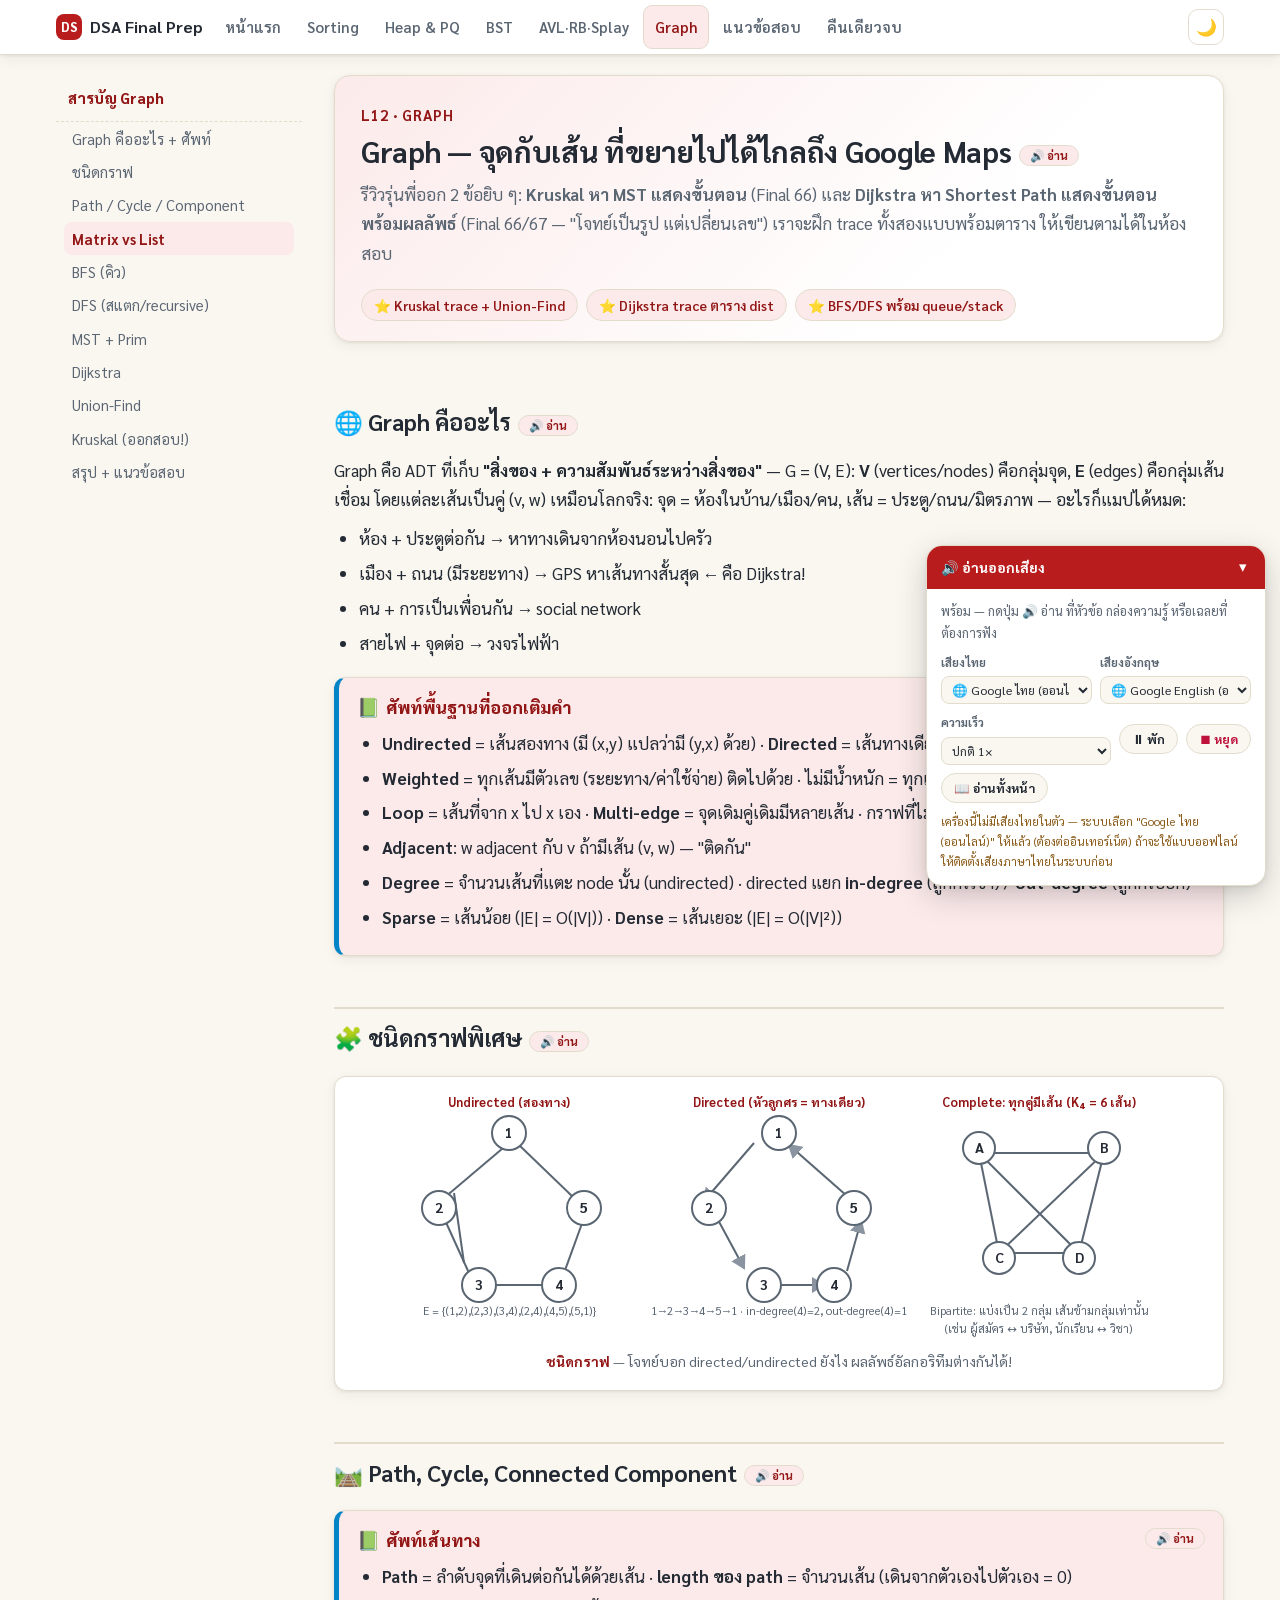
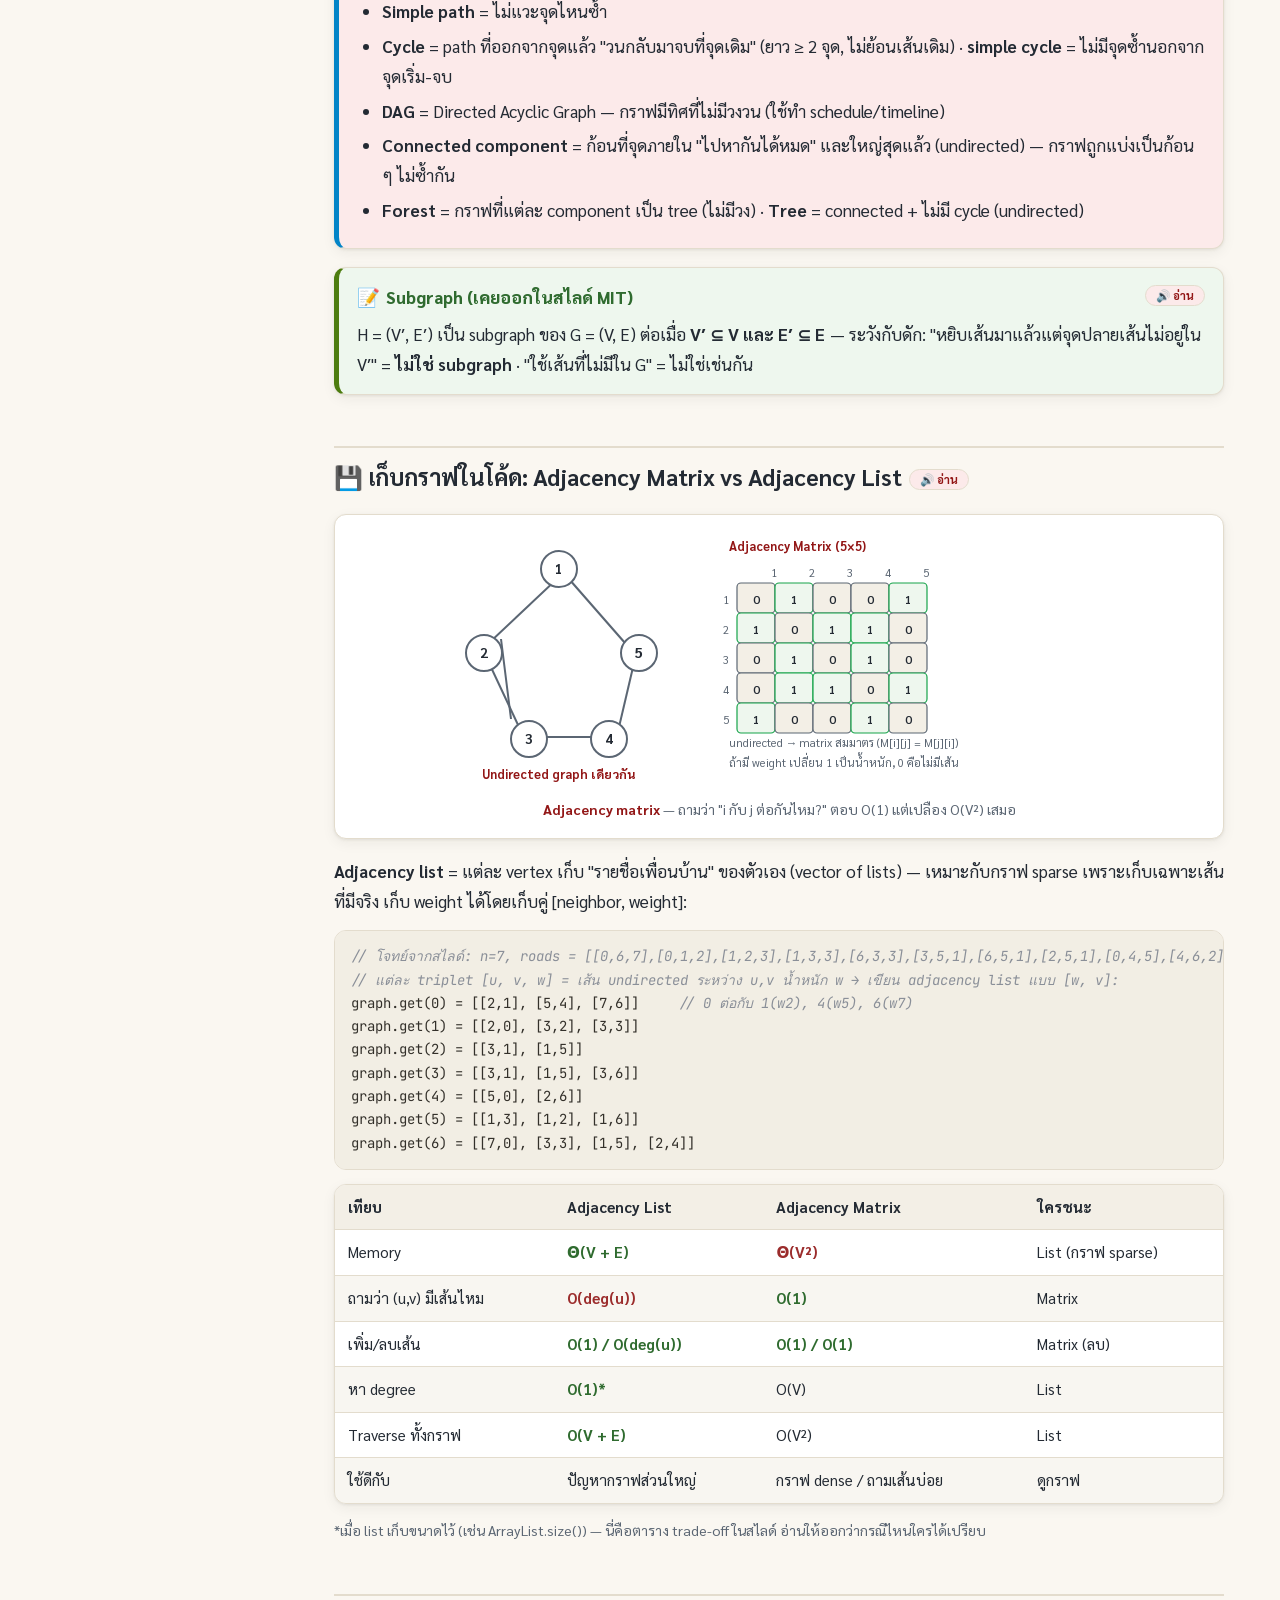
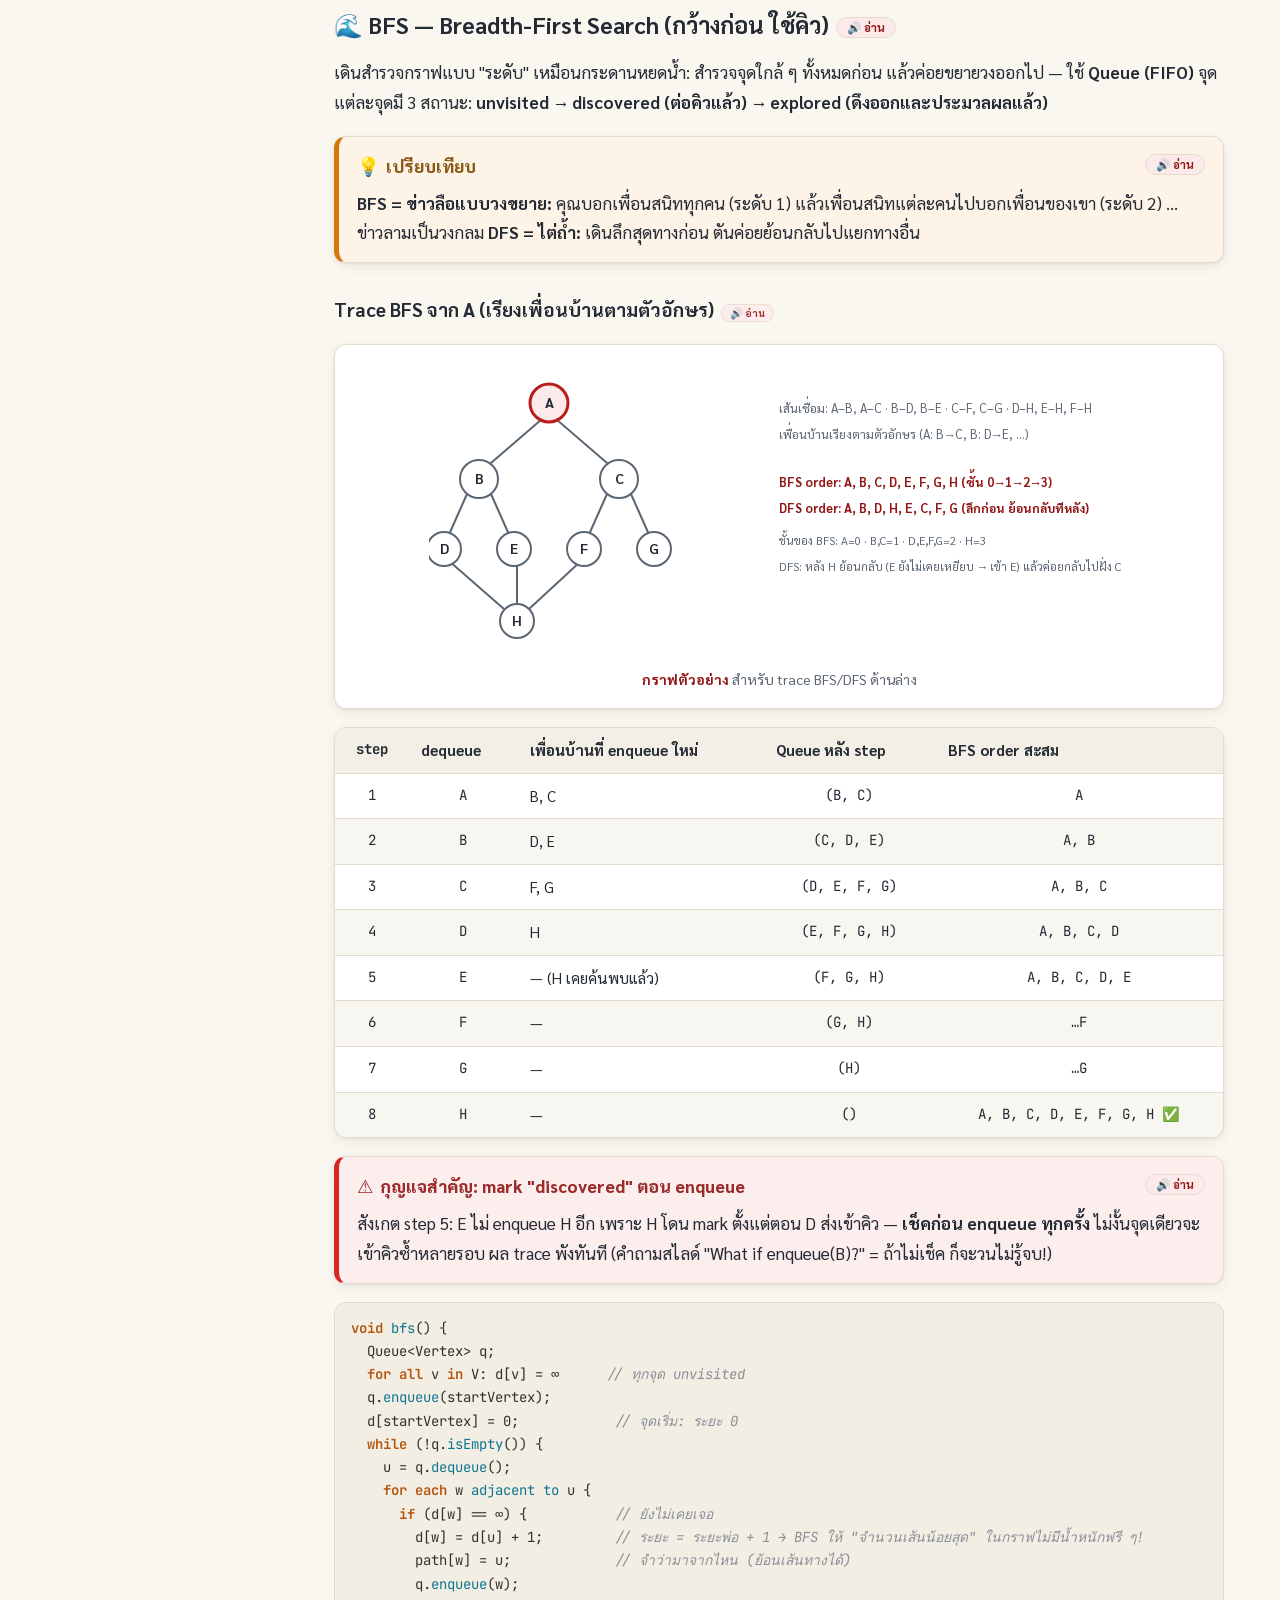
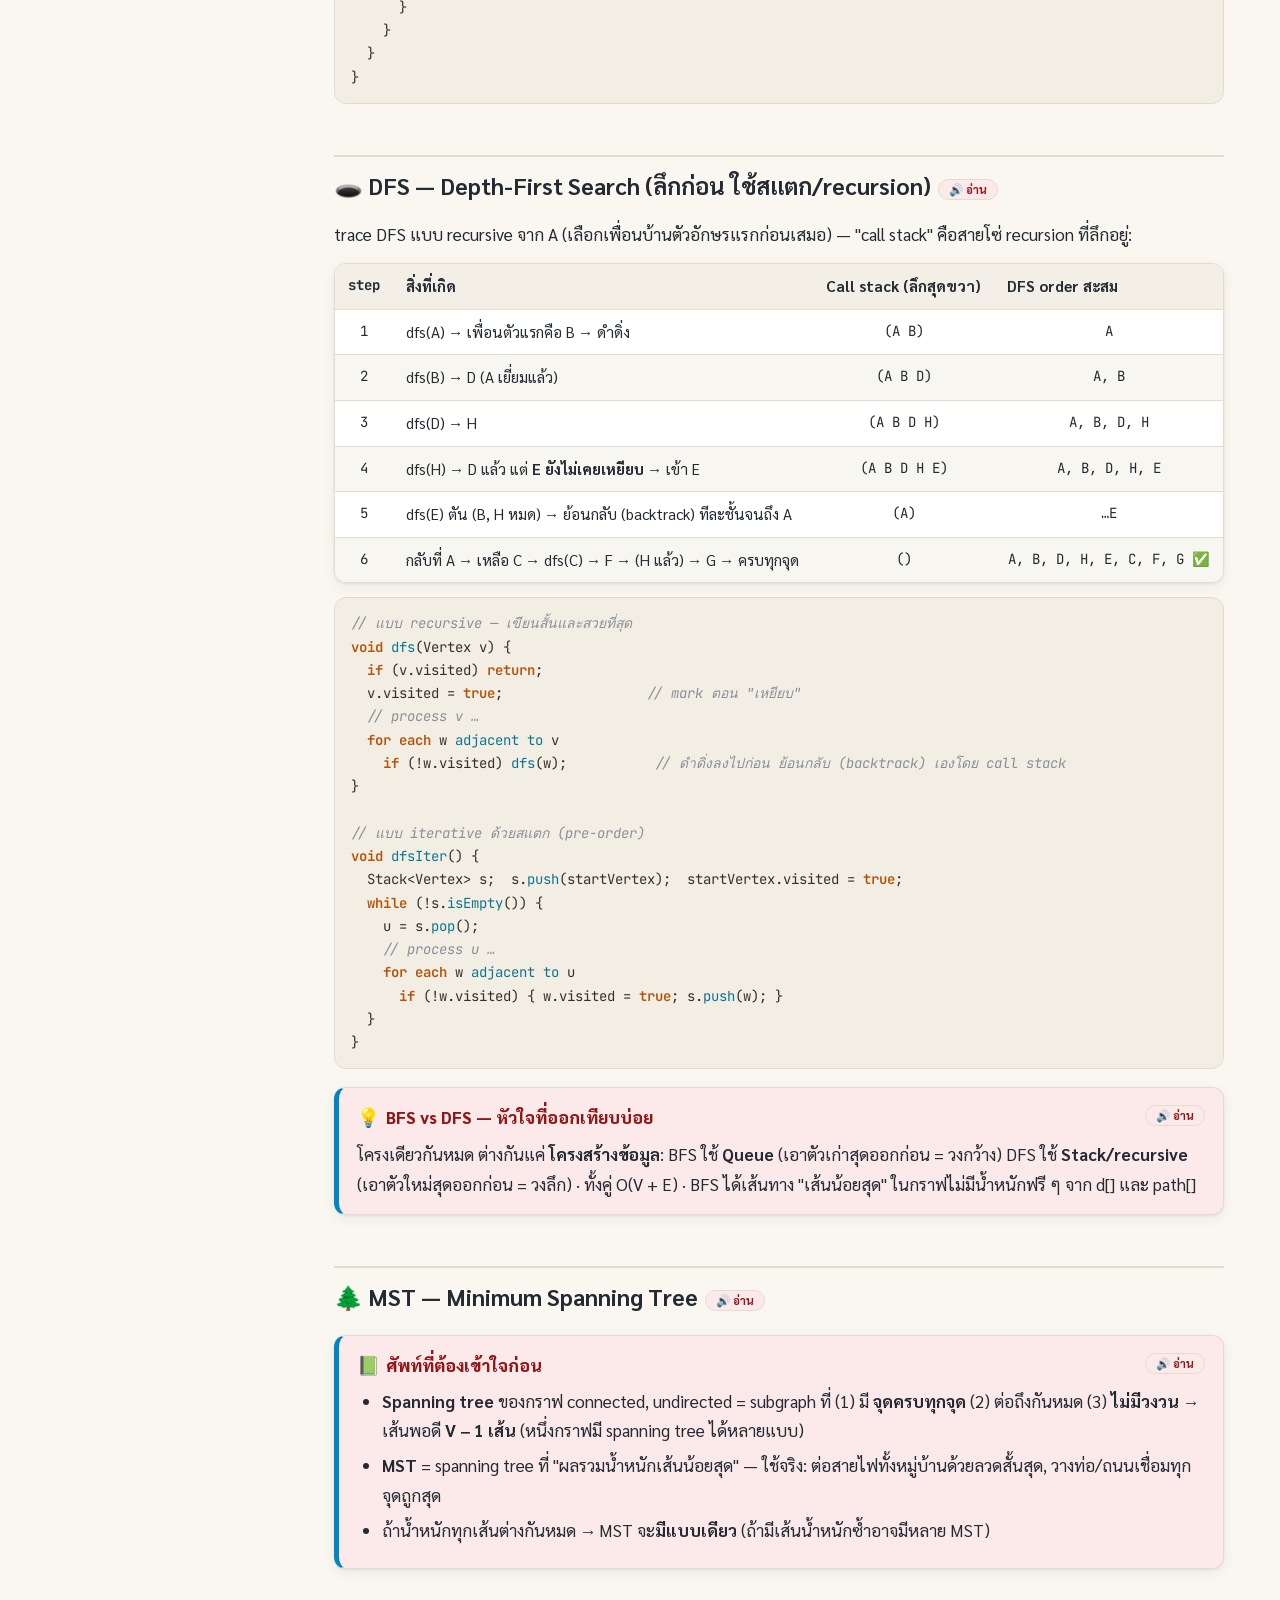
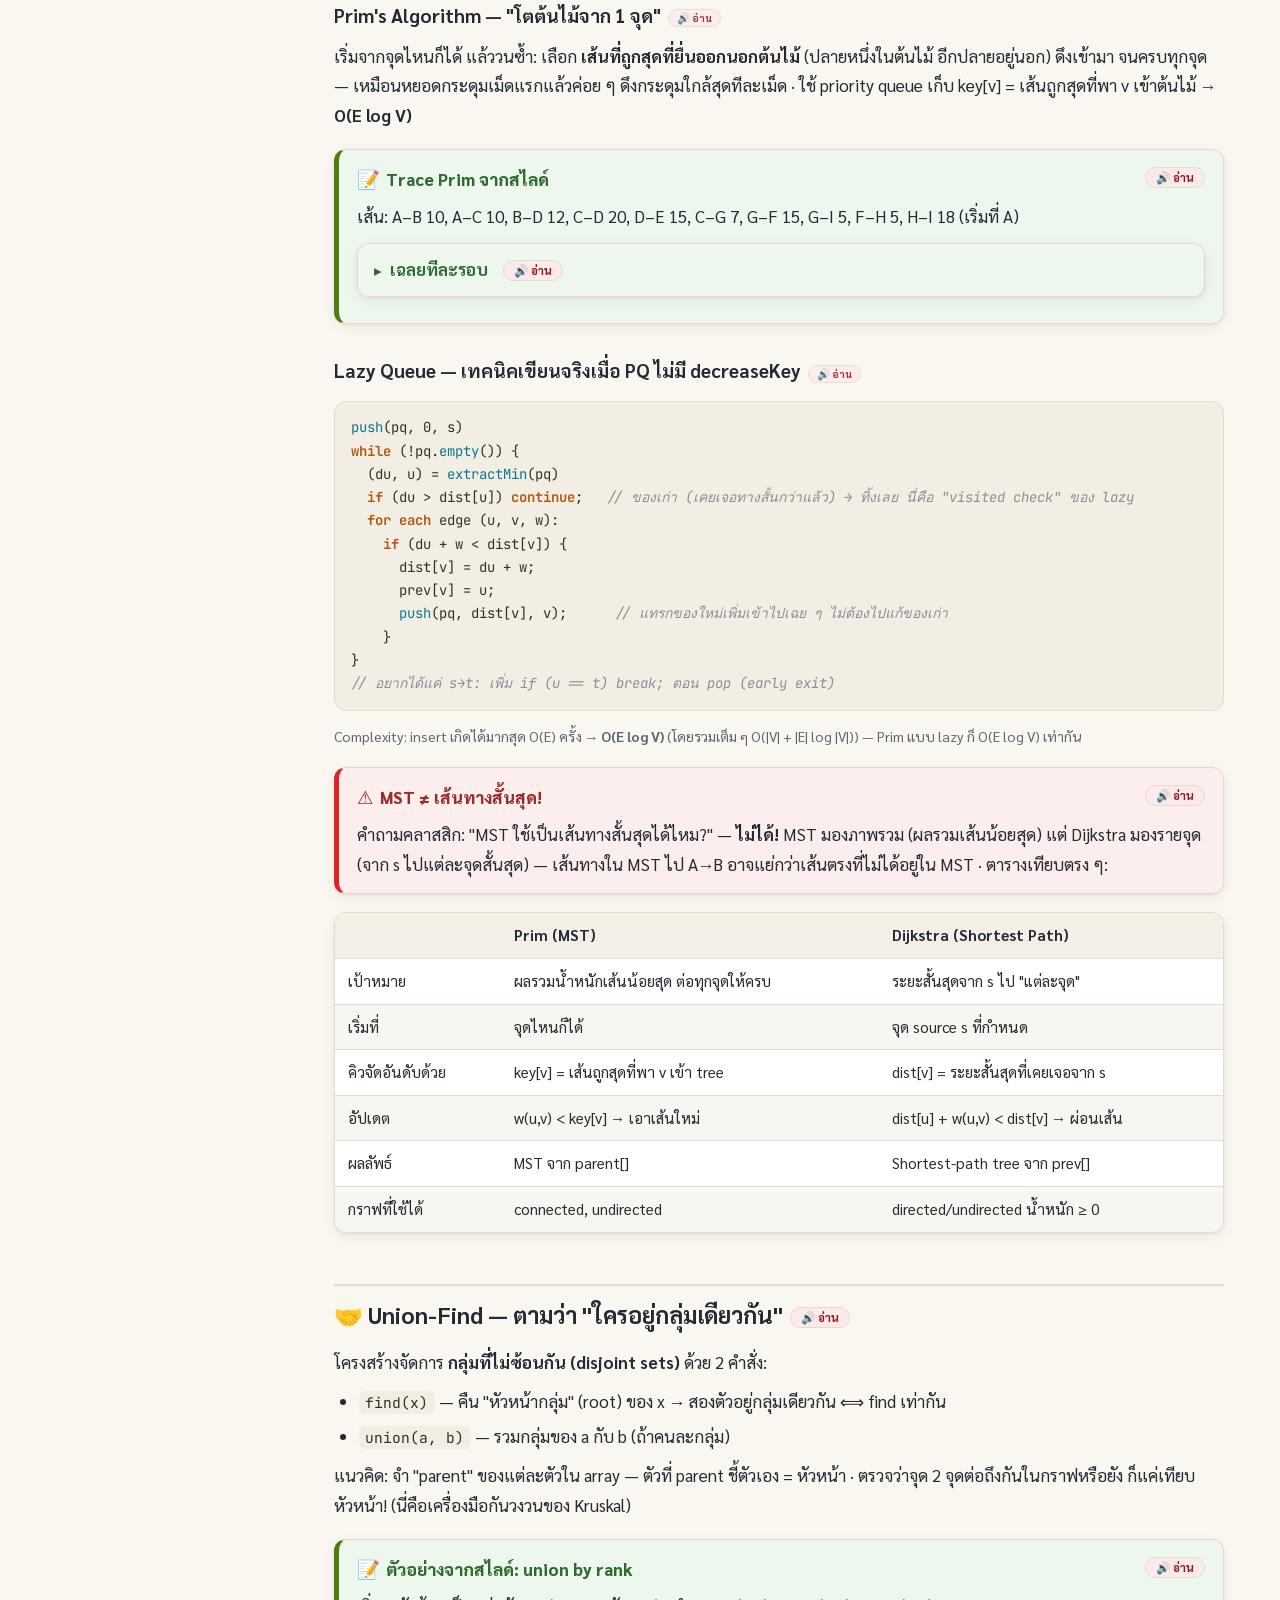
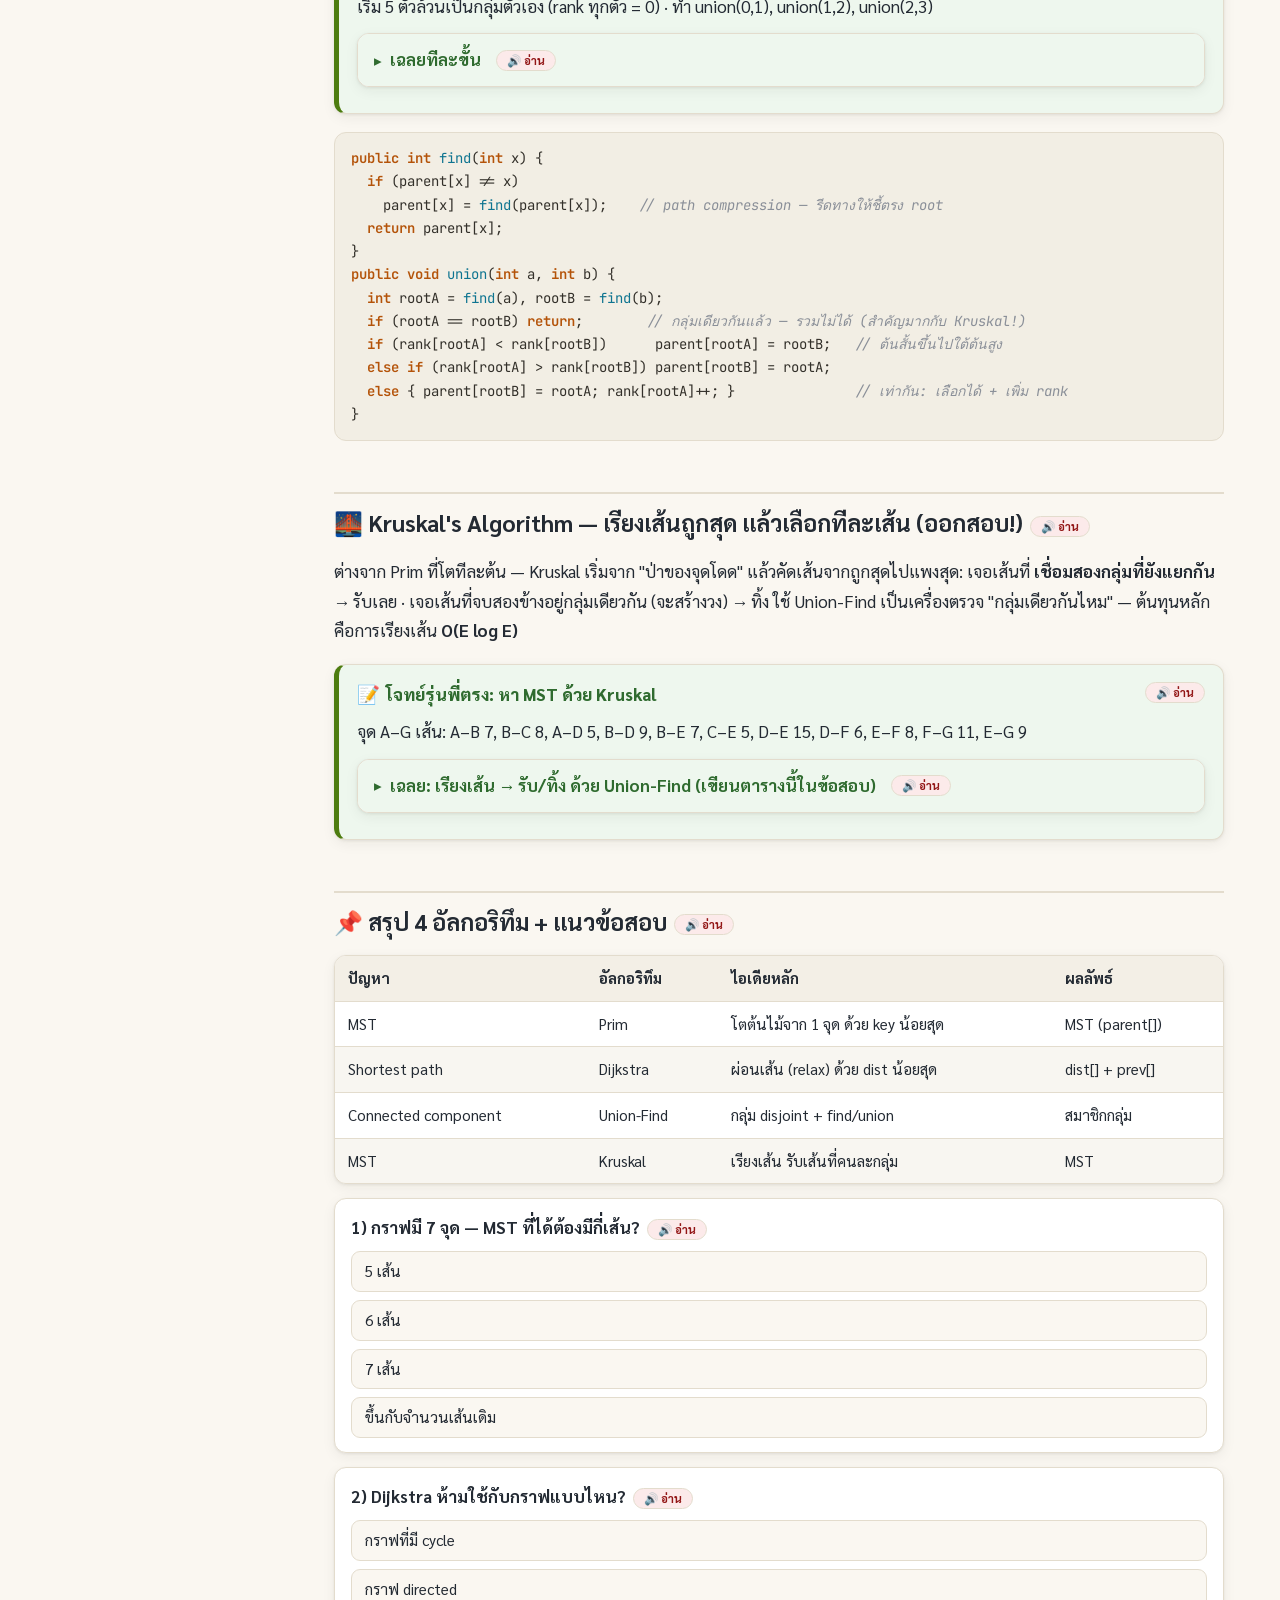
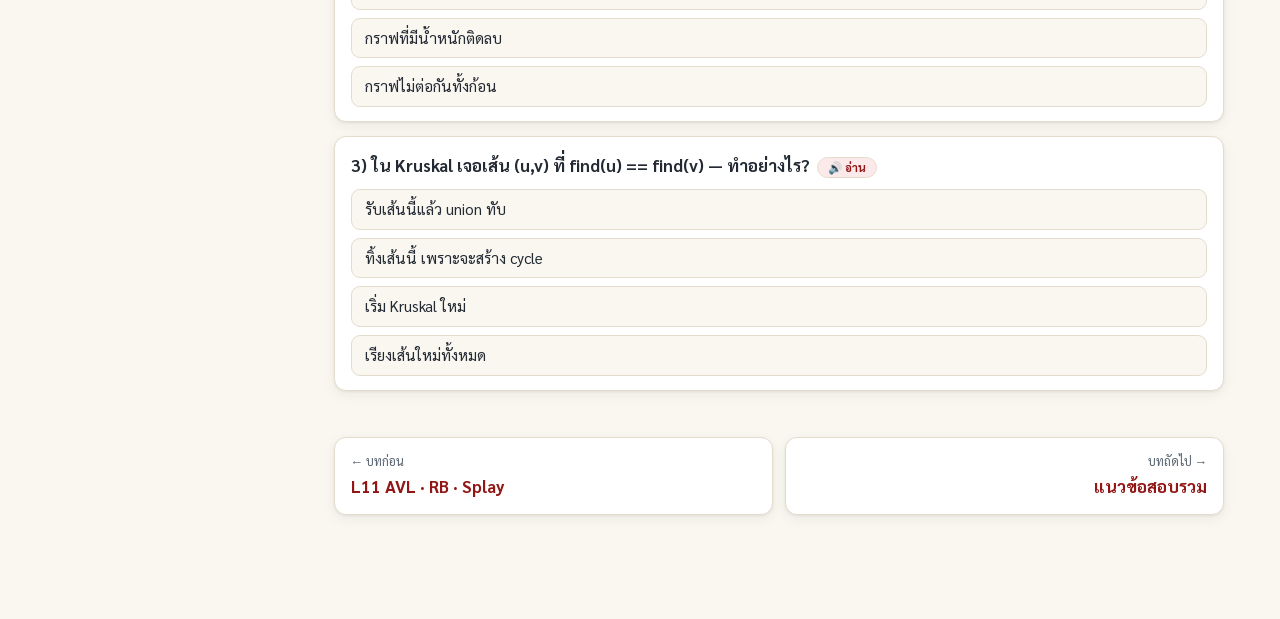
<file: graph.html>
<!DOCTYPE html>
<html lang="th">
<head>
<meta charset="UTF-8">
<meta name="viewport" content="width=device-width, initial-scale=1.0">
<meta name="referrer" content="no-referrer">
<title>L12 Graph — เว็บติวสอบ Final DSA</title>
<link rel="icon" href="data:image/svg+xml,%3Csvg xmlns=%27http://www.w3.org/2000/svg%27 viewBox=%270 0 32 32%27%3E%3Crect width=%2732%27 height=%2732%27 rx=%278%27 fill=%27%230e7490%27/%3E%3Ctext x=%2716%27 y=%2722%27 font-size=%2716%27 font-weight=%27bold%27 text-anchor=%27middle%27 fill=%27white%27 font-family=%27sans-serif%27%3EDS%3C/text%3E%3C/svg%3E">
<link rel="preconnect" href="https://fonts.googleapis.com">
<link rel="preconnect" href="https://fonts.gstatic.com" crossorigin>
<link href="https://fonts.googleapis.com/css2?family=Sarabun:wght@400;500;600;700;800&family=JetBrains+Mono:wght@400;600&display=swap" rel="stylesheet">
<link rel="stylesheet" href="assets/style.css">
</head>
<body class="topic-graph">
<div id="progress"></div>
<header class="site">
  <div class="site-inner">
    <a class="brand" href="index.html"><span class="logo">DS</span>DSA Final Prep</a>
    <nav class="main">
      <a href="index.html">หน้าแรก</a>
      <a href="sorting.html">Sorting</a>
      <a href="heap.html">Heap &amp; PQ</a>
      <a href="bst.html">BST</a>
      <a href="avltree.html">AVL·RB·Splay</a>
      <a href="graph.html" class="active">Graph</a>
      <a href="exam.html">แนวข้อสอบ</a>
      <a href="onenight.html">คืนเดียวจบ</a>
    </nav>
    <div class="header-actions">
      <button class="icon-btn" data-action="toggle-theme" title="สลับธีมมืด/สว่าง" aria-label="สลับธีม">🌙</button>
    </div>
  </div>
</header>

<div class="wrap">
<aside class="toc">
  <div class="toc-head">สารบัญ Graph <span class="chev">▾</span></div>
  <div class="toc-body">
    <a href="#what">Graph คืออะไร + ศัพท์</a>
    <a href="#kind">ชนิดกราฟ</a>
    <a href="#path">Path / Cycle / Component</a>
    <a href="#repr">Matrix vs List</a>
    <a href="#bfs">BFS (คิว)</a>
    <a href="#dfs">DFS (สแตก/recursive)</a>
    <a href="#mst">MST + Prim</a>
    <a href="#dijkstra">Dijkstra</a>
    <a href="#unionfind">Union-Find</a>
    <a href="#kruskal">Kruskal (ออกสอบ!)</a>
    <a href="#summary">สรุป + แนวข้อสอบ</a>
  </div>
</aside>

<main>
<section class="hero">
  <div class="kicker">L12 · Graph</div>
  <h1>Graph — จุดกับเส้น ที่ขยายไปได้ไกลถึง Google Maps</h1>
  <p class="lead">รีวิวรุ่นพี่ออก 2 ข้อยิบ ๆ: <strong>Kruskal หา MST แสดงขั้นตอน</strong> (Final 66) และ
  <strong>Dijkstra หา Shortest Path แสดงขั้นตอนพร้อมผลลัพธ์</strong> (Final 66/67 — "โจทย์เป็นรูป แต่เปลี่ยนเลข")
  เราจะฝึก trace ทั้งสองแบบพร้อมตาราง ให้เขียนตามได้ในห้องสอบ</p>
  <div class="meta">
    <span class="chip">⭐ Kruskal trace + Union-Find</span>
    <span class="chip">⭐ Dijkstra trace ตาราง dist</span>
    <span class="chip">⭐ BFS/DFS พร้อม queue/stack</span>
  </div>
</section>

<h2 id="what">🌐 Graph คืออะไร</h2>
<p>Graph คือ ADT ที่เก็บ <strong>"สิ่งของ + ความสัมพันธ์ระหว่างสิ่งของ"</strong> — G = (V, E):
<strong>V</strong> (vertices/nodes) คือกลุ่มจุด, <strong>E</strong> (edges) คือกลุ่มเส้นเชื่อม โดยแต่ละเส้นเป็นคู่ (v, w)
เหมือนโลกจริง: จุด = ห้องในบ้าน/เมือง/คน, เส้น = ประตู/ถนน/มิตรภาพ — อะไรก็แมปได้หมด:</p>
<ul>
  <li>ห้อง + ประตูต่อกัน → หาทางเดินจากห้องนอนไปครัว</li>
  <li>เมือง + ถนน (มีระยะทาง) → GPS หาเส้นทางสั้นสุด ← คือ Dijkstra!</li>
  <li>คน + การเป็นเพื่อนกัน → social network</li>
  <li>สายไฟ + จุดต่อ → วงจรไฟฟ้า</li>
</ul>

<div class="box basic"><div class="box-title"><span class="em">📗</span>ศัพท์พื้นฐานที่ออกเติมคำ</div>
<ul>
<li><strong>Undirected</strong> = เส้นสองทาง (มี (x,y) แปลว่ามี (y,x) ด้วย) · <strong>Directed</strong> = เส้นทางเดียว (เรียก edge ว่า arc — มีหัวลูกศร)</li>
<li><strong>Weighted</strong> = ทุกเส้นมีตัวเลข (ระยะทาง/ค่าใช้จ่าย) ติดไปด้วย · ไม่มีน้ำหนัก = ทุกเส้นเท่ากัน</li>
<li><strong>Loop</strong> = เส้นที่จาก x ไป x เอง · <strong>Multi-edge</strong> = จุดเดิมคู่เดิมมีหลายเส้น · กราฟที่ไม่มีทั้งสองอย่างเรียก <strong>simple graph</strong></li>
<li><strong>Adjacent</strong>: w adjacent กับ v ถ้ามีเส้น (v, w) — "ติดกัน"</li>
<li><strong>Degree</strong> = จำนวนเส้นที่แตะ node นั้น (undirected) · directed แยก <strong>in-degree</strong> (ลูกศรเข้า) / <strong>out-degree</strong> (ลูกศรออก)</li>
<li><strong>Sparse</strong> = เส้นน้อย (|E| = O(|V|)) · <strong>Dense</strong> = เส้นเยอะ (|E| = O(|V|²))</li>
</ul></div>

<h2 id="kind">🧩 ชนิดกราฟพิเศษ</h2>
<figure class="diagram">
<svg viewBox="0 0 760 250" width="760" role="img" aria-label="Undirected, directed, complete, bipartite">
  <!-- undirected pentagon -->
  <g>
    <text x="110" y="14" text-anchor="middle" class="slab-b">Undirected (สองทาง)</text>
    <line x1="110" y1="50" x2="45" y2="105" class="te"/><line x1="45" y1="125" x2="70" y2="180" class="te"/>
    <line x1="95" y1="192" x2="145" y2="192" class="te"/><line x1="165" y1="180" x2="185" y2="125" class="te"/>
    <line x1="175" y1="105" x2="120" y2="52" class="te"/><line x1="55" y1="100" x2="65" y2="170" class="te"/>
    <g><circle cx="110" cy="40" r="17" class="nd"/><text x="110" y="45" text-anchor="middle" class="nlab">1</text></g>
    <g><circle cx="40" cy="115" r="17" class="nd"/><text x="40" y="120" text-anchor="middle" class="nlab">2</text></g>
    <g><circle cx="80" cy="192" r="17" class="nd"/><text x="80" y="197" text-anchor="middle" class="nlab">3</text></g>
    <g><circle cx="160" cy="192" r="17" class="nd"/><text x="160" y="197" text-anchor="middle" class="nlab">4</text></g>
    <g><circle cx="185" cy="115" r="17" class="nd"/><text x="185" y="120" text-anchor="middle" class="nlab">5</text></g>
    <text x="110" y="222" text-anchor="middle" class="tag">E = {(1,2),(2,3),(3,4),(2,4),(4,5),(5,1)}</text>
  </g>
  <!-- directed -->
  <g>
    <text x="380" y="14" text-anchor="middle" class="slab-b">Directed (หัวลูกศร = ทางเดียว)</text>
    <defs><marker id="arwg" markerWidth="8" markerHeight="8" refX="6" refY="4" orient="auto"><path d="M0,0 L7,4 L0,8 z" fill="#8a94a0"/></marker></defs>
    <line x1="355" y1="50" x2="305" y2="108" class="te" marker-end="url(#arwg)"/>
    <line x1="318" y1="125" x2="345" y2="175" class="te" marker-end="url(#arwg)"/>
    <line x1="375" y1="192" x2="425" y2="192" class="te" marker-end="url(#arwg)"/>
    <line x1="448" y1="178" x2="462" y2="128" class="te" marker-end="url(#arwg)"/>
    <line x1="448" y1="103" x2="390" y2="52" class="te" marker-end="url(#arwg)"/>
    <g><circle cx="380" cy="40" r="17" class="nd"/><text x="380" y="45" text-anchor="middle" class="nlab">1</text></g>
    <g><circle cx="310" cy="115" r="17" class="nd"/><text x="310" y="120" text-anchor="middle" class="nlab">2</text></g>
    <g><circle cx="365" cy="192" r="17" class="nd"/><text x="365" y="197" text-anchor="middle" class="nlab">3</text></g>
    <g><circle cx="435" cy="192" r="17" class="nd"/><text x="435" y="197" text-anchor="middle" class="nlab">4</text></g>
    <g><circle cx="455" cy="115" r="17" class="nd"/><text x="455" y="120" text-anchor="middle" class="nlab">5</text></g>
    <text x="380" y="222" text-anchor="middle" class="tag">1→2→3→4→5→1 · in-degree(4)=2, out-degree(4)=1</text>
  </g>
  <!-- complete + bipartite -->
  <g>
    <text x="640" y="14" text-anchor="middle" class="slab-b">Complete: ทุกคู่มีเส้น (K₄ = 6 เส้น)</text>
    <line x1="580" y1="60" x2="705" y2="60" class="te"/><line x1="580" y1="60" x2="600" y2="160" class="te"/>
    <line x1="580" y1="60" x2="680" y2="160" class="te"/><line x1="705" y1="60" x2="600" y2="160" class="te"/>
    <line x1="705" y1="60" x2="680" y2="160" class="te"/><line x1="600" y1="160" x2="680" y2="160" class="te"/>
    <g><circle cx="580" cy="55" r="16" class="nd"/><text x="580" y="60" text-anchor="middle" class="nlab">A</text></g>
    <g><circle cx="705" cy="55" r="16" class="nd"/><text x="705" y="60" text-anchor="middle" class="nlab">B</text></g>
    <g><circle cx="600" cy="165" r="16" class="nd"/><text x="600" y="170" text-anchor="middle" class="nlab">C</text></g>
    <g><circle cx="680" cy="165" r="16" class="nd"/><text x="680" y="170" text-anchor="middle" class="nlab">D</text></g>
    <text x="640" y="222" text-anchor="middle" class="tag">Bipartite: แบ่งเป็น 2 กลุ่ม เส้นข้ามกลุ่มเท่านั้น</text>
    <text x="640" y="240" text-anchor="middle" class="tag">(เช่น ผู้สมัคร ↔ บริษัท, นักเรียน ↔ วิชา)</text>
  </g>
</svg>
<figcaption><b>ชนิดกราฟ</b> — โจทย์บอก directed/undirected ยังไง ผลลัพธ์อัลกอริทึมต่างกันได้!</figcaption>
</figure>

<h2 id="path">🛤️ Path, Cycle, Connected Component</h2>
<div class="box basic"><div class="box-title"><span class="em">📗</span>ศัพท์เส้นทาง</div>
<ul>
<li><strong>Path</strong> = ลำดับจุดที่เดินต่อกันได้ด้วยเส้น · <strong>length ของ path</strong> = จำนวนเส้น (เดินจากตัวเองไปตัวเอง = 0)</li>
<li><strong>Simple path</strong> = ไม่แวะจุดไหนซ้ำ</li>
<li><strong>Cycle</strong> = path ที่ออกจากจุดแล้ว "วนกลับมาจบที่จุดเดิม" (ยาว ≥ 2 จุด, ไม่ย้อนเส้นเดิม) · <strong>simple cycle</strong> = ไม่มีจุดซ้ำนอกจากจุดเริ่ม-จบ</li>
<li><strong>DAG</strong> = Directed Acyclic Graph — กราฟมีทิศที่ไม่มีวงวน (ใช้ทำ schedule/timeline)</li>
<li><strong>Connected component</strong> = ก้อนที่จุดภายใน "ไปหากันได้หมด" และใหญ่สุดแล้ว (undirected) — กราฟถูกแบ่งเป็นก้อน ๆ ไม่ซ้ำกัน</li>
<li><strong>Forest</strong> = กราฟที่แต่ละ component เป็น tree (ไม่มีวง) · <strong>Tree</strong> = connected + ไม่มี cycle (undirected)</li>
</ul></div>
<div class="box exam"><div class="box-title"><span class="em">📝</span>Subgraph (เคยออกในสไลด์ MIT)</div>
<p>H = (V′, E′) เป็น subgraph ของ G = (V, E) ต่อเมื่อ <strong>V′ ⊆ V และ E′ ⊆ E</strong> — ระวังกับดัก:
"หยิบเส้นมาแล้วแต่จุดปลายเส้นไม่อยู่ใน V′" = <strong>ไม่ใช่ subgraph</strong> · "ใช้เส้นที่ไม่มีใน G" = ไม่ใช่เช่นกัน</p></div>

<h2 id="repr">💾 เก็บกราฟในโค้ด: Adjacency Matrix vs Adjacency List</h2>
<figure class="diagram">
<svg viewBox="0 0 700 260" width="700" role="img" aria-label="Undirected graph and its adjacency matrix">
  <g>
    <line x1="130" y1="46" x2="60" y2="112" class="te"/><line x1="60" y1="132" x2="90" y2="196" class="te"/>
    <line x1="112" y1="206" x2="168" y2="206" class="te"/><line x1="190" y1="196" x2="205" y2="132" class="te"/>
    <line x1="196" y1="112" x2="140" y2="48" class="te"/><line x1="72" y1="108" x2="82" y2="188" class="te"/>
    <g><circle cx="130" cy="38" r="18" class="nd"/><text x="130" y="43" text-anchor="middle" class="nlab">1</text></g>
    <g><circle cx="55" cy="122" r="18" class="nd"/><text x="55" y="127" text-anchor="middle" class="nlab">2</text></g>
    <g><circle cx="100" cy="208" r="18" class="nd"/><text x="100" y="213" text-anchor="middle" class="nlab">3</text></g>
    <g><circle cx="180" cy="208" r="18" class="nd"/><text x="180" y="213" text-anchor="middle" class="nlab">4</text></g>
    <g><circle cx="210" cy="122" r="18" class="nd"/><text x="210" y="127" text-anchor="middle" class="nlab">5</text></g>
    <text x="130" y="248" text-anchor="middle" class="slab-b">Undirected graph เดียวกัน</text>
  </g>
  <g transform="translate(300,20)">
    <text x="0" y="0" class="slab-b">Adjacency Matrix (5×5)</text>
    <g transform="translate(0,14)">
      <text x="18" y="10" class="tag"></text>
      <text x="45" y="12" text-anchor="middle" class="tag">1</text><text x="83" y="12" text-anchor="middle" class="tag">2</text><text x="121" y="12" text-anchor="middle" class="tag">3</text><text x="159" y="12" text-anchor="middle" class="tag">4</text><text x="197" y="12" text-anchor="middle" class="tag">5</text>
      <rect x="8" y="18" width="38" height="30" class="cell"/><text x="27" y="39" text-anchor="middle" class="box-lab">0</text>
      <rect x="46" y="18" width="38" height="30" class="cell good"/><text x="65" y="39" text-anchor="middle" class="box-lab">1</text>
      <rect x="84" y="18" width="38" height="30" class="cell"/><text x="103" y="39" text-anchor="middle" class="box-lab">0</text>
      <rect x="122" y="18" width="38" height="30" class="cell"/><text x="141" y="39" text-anchor="middle" class="box-lab">0</text>
      <rect x="160" y="18" width="38" height="30" class="cell good"/><text x="179" y="39" text-anchor="middle" class="box-lab">1</text>
      <text x="0" y="39" text-anchor="end" class="tag">1</text>
      <rect x="8" y="48" width="38" height="30" class="cell good"/><text x="27" y="69" text-anchor="middle" class="box-lab">1</text>
      <rect x="46" y="48" width="38" height="30" class="cell"/><text x="65" y="69" text-anchor="middle" class="box-lab">0</text>
      <rect x="84" y="48" width="38" height="30" class="cell good"/><text x="103" y="69" text-anchor="middle" class="box-lab">1</text>
      <rect x="122" y="48" width="38" height="30" class="cell good"/><text x="141" y="69" text-anchor="middle" class="box-lab">1</text>
      <rect x="160" y="48" width="38" height="30" class="cell"/><text x="179" y="69" text-anchor="middle" class="box-lab">0</text>
      <text x="0" y="69" text-anchor="end" class="tag">2</text>
      <rect x="8" y="78" width="38" height="30" class="cell"/><text x="27" y="99" text-anchor="middle" class="box-lab">0</text>
      <rect x="46" y="78" width="38" height="30" class="cell good"/><text x="65" y="99" text-anchor="middle" class="box-lab">1</text>
      <rect x="84" y="78" width="38" height="30" class="cell"/><text x="103" y="99" text-anchor="middle" class="box-lab">0</text>
      <rect x="122" y="78" width="38" height="30" class="cell good"/><text x="141" y="99" text-anchor="middle" class="box-lab">1</text>
      <rect x="160" y="78" width="38" height="30" class="cell"/><text x="179" y="99" text-anchor="middle" class="box-lab">0</text>
      <text x="0" y="99" text-anchor="end" class="tag">3</text>
      <rect x="8" y="108" width="38" height="30" class="cell"/><text x="27" y="129" text-anchor="middle" class="box-lab">0</text>
      <rect x="46" y="108" width="38" height="30" class="cell good"/><text x="65" y="129" text-anchor="middle" class="box-lab">1</text>
      <rect x="84" y="108" width="38" height="30" class="cell good"/><text x="103" y="129" text-anchor="middle" class="box-lab">1</text>
      <rect x="122" y="108" width="38" height="30" class="cell"/><text x="141" y="129" text-anchor="middle" class="box-lab">0</text>
      <rect x="160" y="108" width="38" height="30" class="cell good"/><text x="179" y="129" text-anchor="middle" class="box-lab">1</text>
      <text x="0" y="129" text-anchor="end" class="tag">4</text>
      <rect x="8" y="138" width="38" height="30" class="cell good"/><text x="27" y="159" text-anchor="middle" class="box-lab">1</text>
      <rect x="46" y="138" width="38" height="30" class="cell"/><text x="65" y="159" text-anchor="middle" class="box-lab">0</text>
      <rect x="84" y="138" width="38" height="30" class="cell"/><text x="103" y="159" text-anchor="middle" class="box-lab">0</text>
      <rect x="122" y="138" width="38" height="30" class="cell good"/><text x="141" y="159" text-anchor="middle" class="box-lab">1</text>
      <rect x="160" y="138" width="38" height="30" class="cell"/><text x="179" y="159" text-anchor="middle" class="box-lab">0</text>
      <text x="0" y="159" text-anchor="end" class="tag">5</text>
    </g>
    <text x="0" y="196" class="tag">undirected → matrix สมมาตร (M[i][j] = M[j][i])</text>
    <text x="0" y="216" class="tag">ถ้ามี weight เปลี่ยน 1 เป็นน้ำหนัก, 0 คือไม่มีเส้น</text>
  </g>
</svg>
<figcaption><b>Adjacency matrix</b> — ถามว่า "i กับ j ต่อกันไหม?" ตอบ O(1) แต่เปลือง O(V²) เสมอ</figcaption>
</figure>

<p><strong>Adjacency list</strong> = แต่ละ vertex เก็บ "รายชื่อเพื่อนบ้าน" ของตัวเอง (vector of lists) — เหมาะกับกราฟ sparse เพราะเก็บเฉพาะเส้นที่มีจริง เก็บ weight ได้โดยเก็บคู่ [neighbor, weight]:</p>
<pre><code><span class="cm">// โจทย์จากสไลด์: n=7, roads = [[0,6,7],[0,1,2],[1,2,3],[1,3,3],[6,3,3],[3,5,1],[6,5,1],[2,5,1],[0,4,5],[4,6,2]]</span>
<span class="cm">// แต่ละ triplet [u, v, w] = เส้น undirected ระหว่าง u,v น้ำหนัก w → เขียน adjacency list แบบ [w, v]:</span>
graph.get(0) = [[2,1], [5,4], [7,6]]     <span class="cm">// 0 ต่อกับ 1(w2), 4(w5), 6(w7)</span>
graph.get(1) = [[2,0], [3,2], [3,3]]
graph.get(2) = [[3,1], [1,5]]
graph.get(3) = [[3,1], [1,5], [3,6]]
graph.get(4) = [[5,0], [2,6]]
graph.get(5) = [[1,3], [1,2], [1,6]]
graph.get(6) = [[7,0], [3,3], [1,5], [2,4]]</code></pre>

<div class="tbl-wrap"><table>
<thead><tr><th>เทียบ</th><th>Adjacency List</th><th>Adjacency Matrix</th><th>ใครชนะ</th></tr></thead>
<tbody>
<tr><td>Memory</td><td class="good">Θ(V + E)</td><td class="bad">Θ(V²)</td><td>List (กราฟ sparse)</td></tr>
<tr><td>ถามว่า (u,v) มีเส้นไหม</td><td class="bad">O(deg(u))</td><td class="good">O(1)</td><td>Matrix</td></tr>
<tr><td>เพิ่ม/ลบเส้น</td><td class="good">O(1) / O(deg(u))</td><td class="good">O(1) / O(1)</td><td>Matrix (ลบ)</td></tr>
<tr><td>หา degree</td><td class="good">O(1)*</td><td>O(V)</td><td>List</td></tr>
<tr><td>Traverse ทั้งกราฟ</td><td class="good">O(V + E)</td><td>O(V²)</td><td>List</td></tr>
<tr><td>ใช้ดีกับ</td><td>ปัญหากราฟส่วนใหญ่</td><td>กราฟ dense / ถามเส้นบ่อย</td><td>ดูกราฟ</td></tr>
</tbody></table></div>
<p class="small">*เมื่อ list เก็บขนาดไว้ (เช่น ArrayList.size()) — นี่คือตาราง trade-off ในสไลด์ อ่านให้ออกว่ากรณีไหนใครได้เปรียบ</p>

<h2 id="bfs">🌊 BFS — Breadth-First Search (กว้างก่อน ใช้คิว)</h2>
<p>เดินสำรวจกราฟแบบ "ระดับ" เหมือนกระดานหยดน้ำ: สำรวจจุดใกล้ ๆ ทั้งหมดก่อน แล้วค่อยขยายวงออกไป — ใช้ <strong>Queue (FIFO)</strong>
จุดแต่ละจุดมี 3 สถานะ: <strong>unvisited → discovered (ต่อคิวแล้ว) → explored (ดึงออกและประมวลผลแล้ว)</strong></p>
<div class="box analogy"><div class="box-title"><span class="em">💡</span>เปรียบเทียบ</div>
<p><strong>BFS = ข่าวลือแบบวงขยาย:</strong> คุณบอกเพื่อนสนิททุกคน (ระดับ 1) แล้วเพื่อนสนิทแต่ละคนไปบอกเพื่อนของเขา (ระดับ 2) … ข่าวลามเป็นวงกลม
<strong>DFS = ไต่ถ้ำ:</strong> เดินลึกสุดทางก่อน ตันค่อยย้อนกลับไปแยกทางอื่น</p></div>

<h3>Trace BFS จาก A (เรียงเพื่อนบ้านตามตัวอักษร)</h3>
<figure class="diagram">
<svg viewBox="0 0 700 300" width="700" role="img" aria-label="BFS DFS example graph">
  <line x1="120" y1="52" x2="55" y2="108" class="te"/><line x1="120" y1="52" x2="185" y2="108" class="te"/>
  <line x1="42" y1="124" x2="18" y2="178" class="te"/><line x1="58" y1="124" x2="82" y2="178" class="te"/>
  <line x1="182" y1="124" x2="158" y2="178" class="te"/><line x1="198" y1="124" x2="222" y2="178" class="te"/>
  <line x1="20" y1="200" x2="75" y2="248" class="te"/><line x1="88" y1="202" x2="88" y2="242" class="te"/><line x1="152" y1="200" x2="100" y2="248" class="te"/>
  <g><circle cx="120" cy="42" r="19" class="nd hot"/><text x="120" y="47" text-anchor="middle" class="nlab">A</text></g>
  <g><circle cx="50" cy="118" r="19" class="nd"/><text x="50" y="123" text-anchor="middle" class="nlab">B</text></g>
  <g><circle cx="190" cy="118" r="19" class="nd"/><text x="190" y="123" text-anchor="middle" class="nlab">C</text></g>
  <g><circle cx="15" cy="188" r="17" class="nd"/><text x="15" y="193" text-anchor="middle" class="nlab">D</text></g>
  <g><circle cx="85" cy="188" r="17" class="nd"/><text x="85" y="193" text-anchor="middle" class="nlab">E</text></g>
  <g><circle cx="155" cy="188" r="17" class="nd"/><text x="155" y="193" text-anchor="middle" class="nlab">F</text></g>
  <g><circle cx="225" cy="188" r="17" class="nd"/><text x="225" y="193" text-anchor="middle" class="nlab">G</text></g>
  <g><circle cx="88" cy="260" r="17" class="nd"/><text x="88" y="265" text-anchor="middle" class="nlab">H</text></g>
  <text x="350" y="52" class="slab">เส้นเชื่อม: A–B, A–C · B–D, B–E · C–F, C–G · D–H, E–H, F–H</text>
  <text x="350" y="78" class="slab">เพื่อนบ้านเรียงตามตัวอักษร (A: B→C, B: D→E, …)</text>
  <text x="350" y="126" class="slab-b">BFS order: A, B, C, D, E, F, G, H (ชั้น 0→1→2→3)</text>
  <text x="350" y="152" class="slab-b">DFS order: A, B, D, H, E, C, F, G (ลึกก่อน ย้อนกลับทีหลัง)</text>
  <text x="350" y="184" class="tag">ชั้นของ BFS: A=0 · B,C=1 · D,E,F,G=2 · H=3</text>
  <text x="350" y="210" class="tag">DFS: หลัง H ย้อนกลับ (E ยังไม่เคยเหยียบ → เข้า E) แล้วค่อยกลับไปฝั่ง C</text>
</svg>
<figcaption><b>กราฟตัวอย่าง</b> สำหรับ trace BFS/DFS ด้านล่าง</figcaption>
</figure>

<div class="tbl-wrap"><table>
<thead><tr><th class="num">step</th><th>dequeue</th><th>เพื่อนบ้านที่ enqueue ใหม่</th><th>Queue หลัง step</th><th>BFS order สะสม</th></tr></thead>
<tbody>
<tr><td class="num">1</td><td class="num">A</td><td>B, C</td><td class="num">(B, C)</td><td class="num">A</td></tr>
<tr><td class="num">2</td><td class="num">B</td><td>D, E</td><td class="num">(C, D, E)</td><td class="num">A, B</td></tr>
<tr><td class="num">3</td><td class="num">C</td><td>F, G</td><td class="num">(D, E, F, G)</td><td class="num">A, B, C</td></tr>
<tr><td class="num">4</td><td class="num">D</td><td>H</td><td class="num">(E, F, G, H)</td><td class="num">A, B, C, D</td></tr>
<tr><td class="num">5</td><td class="num">E</td><td>— (H เคยค้นพบแล้ว)</td><td class="num">(F, G, H)</td><td class="num">A, B, C, D, E</td></tr>
<tr><td class="num">6</td><td class="num">F</td><td>—</td><td class="num">(G, H)</td><td class="num">…F</td></tr>
<tr><td class="num">7</td><td class="num">G</td><td>—</td><td class="num">(H)</td><td class="num">…G</td></tr>
<tr><td class="num">8</td><td class="num">H</td><td>—</td><td class="num">()</td><td class="num">A, B, C, D, E, F, G, H ✅</td></tr>
</tbody></table></div>
<div class="box warn"><div class="box-title"><span class="em">⚠️</span>กุญแจสำคัญ: mark "discovered" ตอน enqueue</div>
<p>สังเกต step 5: E ไม่ enqueue H อีก เพราะ H โดน mark ตั้งแต่ตอน D ส่งเข้าคิว — <strong>เช็คก่อน enqueue ทุกครั้ง</strong>
ไม่งั้นจุดเดียวจะเข้าคิวซ้ำหลายรอบ ผล trace พังทันที (คำถามสไลด์ "What if enqueue(B)?" = ถ้าไม่เช็ค ก็จะวนไม่รู้จบ!)</p></div>

<pre><code><span class="kw">void</span> <span class="fn">bfs</span>() {
  Queue&lt;Vertex&gt; q;
  <span class="kw">for all</span> v <span class="kw">in</span> V: d[v] = ∞      <span class="cm">// ทุกจุด unvisited</span>
  q.<span class="fn">enqueue</span>(startVertex);
  d[startVertex] = 0;            <span class="cm">// จุดเริ่ม: ระยะ 0</span>
  <span class="kw">while</span> (!q.<span class="fn">isEmpty</span>()) {
    u = q.<span class="fn">dequeue</span>();
    <span class="kw">for each</span> w <span class="fn">adjacent to</span> u {
      <span class="kw">if</span> (d[w] == ∞) {           <span class="cm">// ยังไม่เคยเจอ</span>
        d[w] = d[u] + 1;         <span class="cm">// ระยะ = ระยะพ่อ + 1 → BFS ให้ "จำนวนเส้นน้อยสุด" ในกราฟไม่มีน้ำหนักฟรี ๆ!</span>
        path[w] = u;             <span class="cm">// จำว่ามาจากไหน (ย้อนเส้นทางได้)</span>
        q.<span class="fn">enqueue</span>(w);
      }
    }
  }
}</code></pre>

<h2 id="dfs">🕳️ DFS — Depth-First Search (ลึกก่อน ใช้สแตก/recursion)</h2>
<p>trace DFS แบบ recursive จาก A (เลือกเพื่อนบ้านตัวอักษรแรกก่อนเสมอ) — "call stack" คือสายโซ่ recursion ที่ลึกอยู่:</p>
<div class="tbl-wrap"><table>
<thead><tr><th class="num">step</th><th>สิ่งที่เกิด</th><th>Call stack (ลึกสุดขวา)</th><th>DFS order สะสม</th></tr></thead>
<tbody>
<tr><td class="num">1</td><td>dfs(A) → เพื่อนตัวแรกคือ B → ดำดิ่ง</td><td class="num">(A B)</td><td class="num">A</td></tr>
<tr><td class="num">2</td><td>dfs(B) → D (A เยี่ยมแล้ว)</td><td class="num">(A B D)</td><td class="num">A, B</td></tr>
<tr><td class="num">3</td><td>dfs(D) → H</td><td class="num">(A B D H)</td><td class="num">A, B, D, H</td></tr>
<tr><td class="num">4</td><td>dfs(H) → D แล้ว แต่ <b>E ยังไม่เคยเหยียบ</b> → เข้า E</td><td class="num">(A B D H E)</td><td class="num">A, B, D, H, E</td></tr>
<tr><td class="num">5</td><td>dfs(E) ตัน (B, H หมด) → ย้อนกลับ (backtrack) ทีละชั้นจนถึง A</td><td class="num">(A)</td><td class="num">…E</td></tr>
<tr><td class="num">6</td><td>กลับที่ A → เหลือ C → dfs(C) → F → (H แล้ว) → G → ครบทุกจุด</td><td class="num">()</td><td class="num">A, B, D, H, E, C, F, G ✅</td></tr>
</tbody></table></div>
<pre><code><span class="cm">// แบบ recursive — เขียนสั้นและสวยที่สุด</span>
<span class="kw">void</span> <span class="fn">dfs</span>(Vertex v) {
  <span class="kw">if</span> (v.visited) <span class="kw">return</span>;
  v.visited = <span class="kw">true</span>;                  <span class="cm">// mark ตอน "เหยียบ"</span>
  <span class="cm">// process v …</span>
  <span class="kw">for each</span> w <span class="fn">adjacent to</span> v
    <span class="kw">if</span> (!w.visited) <span class="fn">dfs</span>(w);           <span class="cm">// ดำดิ่งลงไปก่อน ย้อนกลับ (backtrack) เองโดย call stack</span>
}

<span class="cm">// แบบ iterative ด้วยสแตก (pre-order)</span>
<span class="kw">void</span> <span class="fn">dfsIter</span>() {
  Stack&lt;Vertex&gt; s;  s.<span class="fn">push</span>(startVertex);  startVertex.visited = <span class="kw">true</span>;
  <span class="kw">while</span> (!s.<span class="fn">isEmpty</span>()) {
    u = s.<span class="fn">pop</span>();
    <span class="cm">// process u …</span>
    <span class="kw">for each</span> w <span class="fn">adjacent to</span> u
      <span class="kw">if</span> (!w.visited) { w.visited = <span class="kw">true</span>; s.<span class="fn">push</span>(w); }
  }
}</code></pre>
<div class="box basic"><div class="box-title"><span class="em">💡</span>BFS vs DFS — หัวใจที่ออกเทียบบ่อย</div>
<p>โครงเดียวกันหมด ต่างกันแค่ <strong>โครงสร้างข้อมูล</strong>: BFS ใช้ <strong>Queue</strong> (เอาตัวเก่าสุดออกก่อน = วงกว้าง)
DFS ใช้ <strong>Stack/recursive</strong> (เอาตัวใหม่สุดออกก่อน = วงลึก) · ทั้งคู่ O(V + E) · BFS ได้เส้นทาง "เส้นน้อยสุด" ในกราฟไม่มีน้ำหนักฟรี ๆ จาก d[] และ path[]</p></div>
<h2 id="mst">🌲 MST — Minimum Spanning Tree</h2>
<div class="box basic"><div class="box-title"><span class="em">📗</span>ศัพท์ที่ต้องเข้าใจก่อน</div>
<ul>
<li><strong>Spanning tree</strong> ของกราฟ connected, undirected = subgraph ที่ (1) มี <strong>จุดครบทุกจุด</strong> (2) ต่อถึงกันหมด (3) <strong>ไม่มีวงวน</strong> → เส้นพอดี <strong>V − 1 เส้น</strong> (หนึ่งกราฟมี spanning tree ได้หลายแบบ)</li>
<li><strong>MST</strong> = spanning tree ที่ "ผลรวมน้ำหนักเส้นน้อยสุด" — ใช้จริง: ต่อสายไฟทั้งหมู่บ้านด้วยลวดสั้นสุด, วางท่อ/ถนนเชื่อมทุกจุดถูกสุด</li>
<li>ถ้าน้ำหนักทุกเส้นต่างกันหมด → MST จะ<strong>มีแบบเดียว</strong> (ถ้ามีเส้นน้ำหนักซ้ำอาจมีหลาย MST)</li>
</ul></div>

<h3>Prim's Algorithm — "โตต้นไม้จาก 1 จุด"</h3>
<p>เริ่มจากจุดไหนก็ได้ แล้ววนซ้ำ: เลือก <strong>เส้นที่ถูกสุดที่ยื่นออกนอกต้นไม้</strong> (ปลายหนึ่งในต้นไม้ อีกปลายอยู่นอก) ดึงเข้ามา จนครบทุกจุด —
เหมือนหยอดกระดุมเม็ดแรกแล้วค่อย ๆ ดึงกระดุมใกล้สุดทีละเม็ด · ใช้ priority queue เก็บ key[v] = เส้นถูกสุดที่พา v เข้าต้นไม้ → <strong>O(E log V)</strong></p>

<div class="box exam"><div class="box-title"><span class="em">📝</span>Trace Prim จากสไลด์</div>
<p>เส้น: A–B 10, A–C 10, B–D 12, C–D 20, D–E 15, C–G 7, G–F 15, G–I 5, F–H 5, H–I 18 (เริ่มที่ A)</p>
<details class="sol"><summary>เฉลยทีละรอบ</summary><div class="sol-body">
<table>
<thead><tr><th class="num">รอบ</th><th>หยิบจุด (key น้อยสุดในคิว)</th><th>เส้นที่เพิ่มเข้า MST</th><th>อัปเดต key</th></tr></thead>
<tbody>
<tr><td class="num">1</td><td>A (key 0)</td><td>—</td><td>B=10, C=10</td></tr>
<tr><td class="num">2</td><td>B (10)</td><td>A–B (10)</td><td>D=12</td></tr>
<tr><td class="num">3</td><td>C (10)</td><td>A–C (10)</td><td>G=7 (C–D 20 แพงกว่า D เดิม ไม่เอา)</td></tr>
<tr><td class="num">4</td><td>G (7)</td><td>C–G (7)</td><td>F=15, I=5</td></tr>
<tr><td class="num">5</td><td>I (5)</td><td>G–I (5)</td><td>H=18</td></tr>
<tr><td class="num">6</td><td>D (12)</td><td>B–D (12)</td><td>E=15</td></tr>
<tr><td class="num">7</td><td>F (15)</td><td>G–F (15)</td><td>H: F–H=5 &lt; 18 → H=5</td></tr>
<tr><td class="num">8</td><td>H (5)</td><td>F–H (5)</td><td>—</td></tr>
<tr><td class="num">9</td><td>E (15)</td><td>D–E (15)</td><td>ครบ 9 จุด = 8 เส้น จบ ✅</td></tr>
</tbody>
<p style="margin-top:8px">MST = {A–B 10, A–C 10, C–G 7, G–I 5, B–D 12, G–F 15, F–H 5, D–E 15} · รวม <strong>79</strong></p>
</div></details>
</div>

<h2 id="dijkstra">🗺️ Dijkstra — หาเส้นทาง "ถูกสุด" จากจุดเดียวไปทุกจุด</h2>
<p><strong>Single-Source Shortest Path:</strong> ให้จุดเริ่ม s หาเส้นทางน้ำหนักรวมน้อยสุดไป "ทุกจุด" ที่ไปถึง (ข้อบังคับ: <strong>น้ำหนักไม่ติดลบ</strong>) —
คือหัวใจของ GPS/Google Maps ผลลัพธ์ 2 อย่าง: <code>dist[v]</code> = ระยะสั้นสุดถึง v, <code>prev[v]</code> = จุดก่อนหน้า (ย้อนทางได้)</p>
<div class="box basic"><div class="box-title"><span class="em">📗</span>หัวใจ: Relaxation (คลายเส้น)</div>
<p>"ลองเดินผ่าน u ไปหา v จะดีกว่าเดิมไหม?" — <code>alt = dist[u] + w(u,v)</code> ถ้า <code>alt &lt; dist[v]</code> → อัปเดต dist[v] = alt, prev[v] = u
ทำกับทุกเส้นของจุดที่ "ดีที่สุดในคิว" ที่เพิ่งหยิบออก · greedy: ทุกครั้งหยิบจุดที่ dist น้อยสุดจากคิวมาปลดล็อก (จุดนั้นเรามั่นใจสุดแล้ว)</p></div>

<div class="box exam"><div class="box-title"><span class="em">📝</span>แนวข้อสอบตรง (Final 66/67): trace Dijkstra พร้อมตาราง</div>
<p>กราฟจากสไลด์ (เริ่มที่ A): เส้น A–B 4, A–C 2, A–E 15, C–D 5, B–D 1, B–E 3, D–E 3, D–F 0, F–D 2, F–H 4 · G ไม่มีเส้นใดต่อ</p>
<details class="sol"><summary>เฉลย: ตาราง trace แบบเดียวกับสไลด์</summary><div class="sol-body">
<table>
<thead><tr><th class="num">รอบ</th><th>pop (dist, u)</th><th>เกิดอะไร</th><th class="num">A</th><th class="num">B</th><th class="num">C</th><th class="num">D</th><th class="num">E</th><th class="num">F</th><th class="num">G</th><th class="num">H</th></tr></thead>
<tbody>
<tr><td class="num">0</td><td class="num">เริ่ม: push(0,A)</td><td>dist เริ่ม ∞ หมด ยกเว้น A=0</td><td class="num">0</td><td class="num">∞</td><td class="num">∞</td><td class="num">∞</td><td class="num">∞</td><td class="num">∞</td><td class="num">∞</td><td class="num">∞</td></tr>
<tr><td class="num">1</td><td class="num">(0, A)</td><td>ผ่อน B: 0+4=4 ✓ · C: 2 ✓ · E: 15 ✓</td><td class="num">0</td><td class="num">4</td><td class="num">2</td><td class="num">∞</td><td class="num">15</td><td class="num">∞</td><td class="num">∞</td><td class="num">∞</td></tr>
<tr><td class="num">2</td><td class="num">(2, C)</td><td>ผ่อน D: 2+5=7 ✓</td><td class="num">0</td><td class="num">4</td><td class="num">2</td><td class="num">7</td><td class="num">15</td><td class="num">∞</td><td class="num">∞</td><td class="num">∞</td></tr>
<tr><td class="num">3</td><td class="num">(4, B)</td><td>D: 4+1=5 &lt; 7 → อัปเดต · E: 4+3=7 &lt; 15 → อัปเดต</td><td class="num">0</td><td class="num">4</td><td class="num">2</td><td class="num">5</td><td class="num">7</td><td class="num">∞</td><td class="num">∞</td><td class="num">∞</td></tr>
<tr><td class="num">4</td><td class="num">(5, D)</td><td>E: 5+3=8 ≥ 7 ข้าม · F: 5+0=5 ✓</td><td class="num">0</td><td class="num">4</td><td class="num">2</td><td class="num">5</td><td class="num">7</td><td class="num">5</td><td class="num">∞</td><td class="num">∞</td></tr>
<tr><td class="num">5</td><td class="num">(5, F)</td><td>D: 5+2=7 ≥ 5 ข้าม · H: 5+4=9 ✓</td><td class="num">0</td><td class="num">4</td><td class="num">2</td><td class="num">5</td><td class="num">7</td><td class="num">5</td><td class="num">∞</td><td class="num">9</td></tr>
<tr><td class="num">6</td><td class="num">(7, D)</td><td>stale! (7 &gt; dist[D]=5) → continue</td><td colspan="8" style="text-align:center">ไม่เปลี่ยน</td></tr>
<tr><td class="num">7</td><td class="num">(7, E)</td><td>E ไม่มีเส้นออก</td><td colspan="8" style="text-align:center">ไม่เปลี่ยน</td></tr>
<tr><td class="num">8</td><td class="num">(9, H)</td><td>H ไม่มีเส้นออก</td><td colspan="8" style="text-align:center">ไม่เปลี่ยน</td></tr>
<tr><td class="num">9</td><td class="num">(15, E)</td><td>stale → continue · คิวหมด จบ</td><td class="num">0</td><td class="num">4</td><td class="num">2</td><td class="num">5</td><td class="num">7</td><td class="num">5</td><td class="num">∞</td><td class="num">9</td></tr>
</tbody></table>
<p><strong>ผลลัพธ์:</strong> dist = {A:0, B:4, C:2, D:5, E:7, F:5, G:∞, H:9} · prev = {B:A, C:A, D:B, E:B, F:D, H:F} (G ไปไม่ถึง)
— เส้นทางไป H = A→C? ไม่ใช่: ย้อนจาก prev: H ← F ← D ← B ← A = A→B→D→F→H (4+1+0+4 = 9 ✓)</p>
<p class="small">"stale" คือของเก่าจาก lazy queue — พอดึงมาเจอว่า dist ปัจจุบันดีกว่าแล้ว ก็ข้าม (ดูโค้ดข้างล่าง)</p>
</div></details>
</div>

<h3>Lazy Queue — เทคนิคเขียนจริงเมื่อ PQ ไม่มี decreaseKey</h3>
<pre><code><span class="fn">push</span>(pq, 0, s)
<span class="kw">while</span> (!pq.<span class="fn">empty</span>()) {
  (du, u) = <span class="fn">extractMin</span>(pq)
  <span class="kw">if</span> (du &gt; dist[u]) <span class="kw">continue</span>;   <span class="cm">// ของเก่า (เคยเจอทางสั้นกว่าแล้ว) → ทิ้งเลย นี่คือ "visited check" ของ lazy</span>
  <span class="kw">for each</span> edge (u, v, w):
    <span class="kw">if</span> (du + w &lt; dist[v]) {
      dist[v] = du + w;
      prev[v] = u;
      <span class="fn">push</span>(pq, dist[v], v);      <span class="cm">// แทรกของใหม่เพิ่มเข้าไปเฉย ๆ ไม่ต้องไปแก้ของเก่า</span>
    }
}
<span class="cm">// อยากได้แค่ s→t: เพิ่ม if (u == t) break; ตอน pop (early exit)</span></code></pre>
<p class="small">Complexity: insert เกิดได้มากสุด O(E) ครั้ง → <strong>O(E log V)</strong> (โดยรวมเต็ม ๆ O(|V| + |E| log |V|)) — Prim แบบ lazy ก็ O(E log V) เท่ากัน</p>

<div class="box warn"><div class="box-title"><span class="em">⚠️</span>MST ≠ เส้นทางสั้นสุด!</div>
<p>คำถามคลาสสิก: "MST ใช้เป็นเส้นทางสั้นสุดได้ไหม?" — <strong>ไม่ได้!</strong> MST มองภาพรวม (ผลรวมเส้นน้อยสุด)
แต่ Dijkstra มองรายจุด (จาก s ไปแต่ละจุดสั้นสุด) — เส้นทางใน MST ไป A→B อาจแย่กว่าเส้นตรงที่ไม่ได้อยู่ใน MST · ตารางเทียบตรง ๆ:</p></div>
<div class="tbl-wrap"><table>
<thead><tr><th></th><th>Prim (MST)</th><th>Dijkstra (Shortest Path)</th></tr></thead>
<tbody>
<tr><td>เป้าหมาย</td><td>ผลรวมน้ำหนักเส้นน้อยสุด ต่อทุกจุดให้ครบ</td><td>ระยะสั้นสุดจาก s ไป "แต่ละจุด"</td></tr>
<tr><td>เริ่มที่</td><td>จุดไหนก็ได้</td><td>จุด source s ที่กำหนด</td></tr>
<tr><td>คิวจัดอันดับด้วย</td><td>key[v] = เส้นถูกสุดที่พา v เข้า tree</td><td>dist[v] = ระยะสั้นสุดที่เคยเจอจาก s</td></tr>
<tr><td>อัปเดต</td><td>w(u,v) &lt; key[v] → เอาเส้นใหม่</td><td>dist[u] + w(u,v) &lt; dist[v] → ผ่อนเส้น</td></tr>
<tr><td>ผลลัพธ์</td><td>MST จาก parent[]</td><td>Shortest-path tree จาก prev[]</td></tr>
<tr><td>กราฟที่ใช้ได้</td><td>connected, undirected</td><td>directed/undirected น้ำหนัก ≥ 0</td></tr>
</tbody></table></div>

<h2 id="unionfind">🤝 Union-Find — ตามว่า "ใครอยู่กลุ่มเดียวกัน"</h2>
<p>โครงสร้างจัดการ <strong>กลุ่มที่ไม่ซ้อนกัน (disjoint sets)</strong> ด้วย 2 คำสั่ง:</p>
<ul>
<li><code>find(x)</code> — คืน "หัวหน้ากลุ่ม" (root) ของ x → สองตัวอยู่กลุ่มเดียวกัน ⟺ find เท่ากัน</li>
<li><code>union(a, b)</code> — รวมกลุ่มของ a กับ b (ถ้าคนละกลุ่ม)</li>
</ul>
<p>แนวคิด: จำ "parent" ของแต่ละตัวใน array — ตัวที่ parent ชี้ตัวเอง = หัวหน้า · ตรวจว่าจุด 2 จุดต่อถึงกันในกราฟหรือยัง ก็แค่เทียบหัวหน้า! (นี่คือเครื่องมือกันวงวนของ Kruskal)</p>

<div class="box exam"><div class="box-title"><span class="em">📝</span>ตัวอย่างจากสไลด์: union by rank</div>
<p>เริ่ม 5 ตัวล้วนเป็นกลุ่มตัวเอง (rank ทุกตัว = 0) · ทำ union(0,1), union(1,2), union(2,3)</p>
<details class="sol"><summary>เฉลยทีละขั้น</summary><div class="sol-body">
<ol>
<li><strong>union(0,1):</strong> find(0)=0 (rank 0), find(1)=1 (rank 0) → เท่ากัน เลือก 1 เป็นหัว: parent[0]=1, rank[1] = 1</li>
<li><strong>union(1,2):</strong> find(1)=1 (rank 1), find(2)=2 (rank 0) → rank 1 &gt; rank 0 → parent[2]=1 (ต้นสั้นติดใต้ต้นสูง)</li>
<li><strong>union(2,3):</strong> find(2)=1 (rank 1), find(3)=3 (rank 0) → parent[3]=1</li>
</ol>
<p>ผล: {0,1,2,3} อยู่ใต้หัว 1 และ {4} อยู่โดด — 2 components</p>
<p><strong>Path compression:</strong> ตอน find วิ่งผ่านตัวไหน "รีด" ให้ตัวนั้นชี้ตรงหัวเลย (parent[x] = find(parent[x)) — ครั้งหน้า find เร็วสุด ๆ
ทั้งสองเทคนิครวมกัน → find/union ≈ <strong>O(α(n)) ≈ O(1)</strong> (α = ฟังก์ชันกลับด้าว Acker­mann โตช้ากว่า log อีก)</p>
</div></details>
</div>
<pre><code><span class="kw">public int</span> <span class="fn">find</span>(<span class="kw">int</span> x) {
  <span class="kw">if</span> (parent[x] != x)
    parent[x] = <span class="fn">find</span>(parent[x]);    <span class="cm">// path compression — รีดทางให้ชี้ตรง root</span>
  <span class="kw">return</span> parent[x];
}
<span class="kw">public void</span> <span class="fn">union</span>(<span class="kw">int</span> a, <span class="kw">int</span> b) {
  <span class="kw">int</span> rootA = <span class="fn">find</span>(a), rootB = <span class="fn">find</span>(b);
  <span class="kw">if</span> (rootA == rootB) <span class="kw">return</span>;        <span class="cm">// กลุ่มเดียวกันแล้ว — รวมไม่ได้ (สำคัญมากกับ Kruskal!)</span>
  <span class="kw">if</span> (rank[rootA] &lt; rank[rootB])      parent[rootA] = rootB;   <span class="cm">// ต้นสั้นขึ้นไปใต้ต้นสูง</span>
  <span class="kw">else if</span> (rank[rootA] &gt; rank[rootB]) parent[rootB] = rootA;
  <span class="kw">else</span> { parent[rootB] = rootA; rank[rootA]++; }               <span class="cm">// เท่ากัน: เลือกได้ + เพิ่ม rank</span>
}</code></pre>

<h2 id="kruskal">🌉 Kruskal's Algorithm — เรียงเส้นถูกสุด แล้วเลือกทีละเส้น (ออกสอบ!)</h2>
<p>ต่างจาก Prim ที่โตทีละต้น — Kruskal เริ่มจาก "ป่าของจุดโดด" แล้วคัดเส้นจากถูกสุดไปแพงสุด:
เจอเส้นที่ <strong>เชื่อมสองกลุ่มที่ยังแยกกัน</strong> → รับเลย · เจอเส้นที่จบสองข้างอยู่กลุ่มเดียวกัน (จะสร้างวง) → ทิ้ง
ใช้ Union-Find เป็นเครื่องตรวจ "กลุ่มเดียวกันไหม" — ต้นทุนหลักคือการเรียงเส้น <strong>O(E log E)</strong></p>

<div class="box exam"><div class="box-title"><span class="em">📝</span>โจทย์รุ่นพี่ตรง: หา MST ด้วย Kruskal</div>
<p>จุด A–G เส้น: A–B 7, B–C 8, A–D 5, B–D 9, B–E 7, C–E 5, D–E 15, D–F 6, E–F 8, F–G 11, E–G 9</p>
<details class="sol"><summary>เฉลย: เรียงเส้น → รับ/ทิ้ง ด้วย Union-Find (เขียนตารางนี้ในข้อสอบ)</summary><div class="sol-body">
<table>
<thead><tr><th class="num">ลำดับ</th><th>เส้น (w)</th><th>find(u) vs find(v)</th><th>ตัดสิน</th><th>กลุ่มหลังรวม / เหตุผล</th></tr></thead>
<tbody>
<tr><td class="num">1</td><td class="num">A–D (5)</td><td>{A} vs {D}</td><td class="good">รับ ✓</td><td>{A,D}</td></tr>
<tr><td class="num">2</td><td class="num">C–E (5)</td><td>{C} vs {E}</td><td class="good">รับ ✓</td><td>{C,E}</td></tr>
<tr><td class="num">3</td><td class="num">D–F (6)</td><td>{A,D} vs {F}</td><td class="good">รับ ✓</td><td>{A,D,F}</td></tr>
<tr><td class="num">4</td><td class="num">A–B (7)</td><td>{A,D,F} vs {B}</td><td class="good">รับ ✓</td><td>{A,B,D,F}</td></tr>
<tr><td class="num">5</td><td class="num">B–E (7)</td><td>{A,B,D,F} vs {C,E}</td><td class="good">รับ ✓</td><td>{A,B,C,D,E,F} (รวม 2 กลุ่ม)</td></tr>
<tr><td class="num">6</td><td class="num">B–C (8)</td><td>ทั้งคู่ในกลุ่มเดียว</td><td class="bad">ทิ้ง ✗ (สร้างวง)</td><td>—</td></tr>
<tr><td class="num">7</td><td class="num">E–F (8)</td><td>กลุ่มเดียว</td><td class="bad">ทิ้ง ✗</td><td>—</td></tr>
<tr><td class="num">8</td><td class="num">E–G (9)</td><td>… vs {G}</td><td class="good">รับ ✓</td><td>ครบ 7 จุด = 6 เส้น = V−1 → <b>จบ!</b></td></tr>
</tbody></table>
<p><strong>MST = {A–D 5, C–E 5, D–F 6, A–B 7, B–E 7, E–G 9}</strong> · รวมน้ำหนัก = <strong>39</strong> (จำนวนเส้น 6 = 7−1 ✓)</p>
</div></details>
</div>

<h2 id="summary">📌 สรุป 4 อัลกอริทึม + แนวข้อสอบ</h2>
<div class="tbl-wrap"><table>
<thead><tr><th>ปัญหา</th><th>อัลกอริทึม</th><th>ไอเดียหลัก</th><th>ผลลัพธ์</th></tr></thead>
<tbody>
<tr><td>MST</td><td>Prim</td><td>โตต้นไม้จาก 1 จุด ด้วย key น้อยสุด</td><td>MST (parent[])</td></tr>
<tr><td>Shortest path</td><td>Dijkstra</td><td>ผ่อนเส้น (relax) ด้วย dist น้อยสุด</td><td>dist[] + prev[]</td></tr>
<tr><td>Connected component</td><td>Union-Find</td><td>กลุ่ม disjoint + find/union</td><td>สมาชิกกลุ่ม</td></tr>
<tr><td>MST</td><td>Kruskal</td><td>เรียงเส้น รับเส้นที่คนละกลุ่ม</td><td>MST</td></tr>
</tbody></table></div>

<div class="mcq" data-q="1">
  <div class="q">1) กราฟมี 7 จุด — MST ที่ได้ต้องมีกี่เส้น?</div>
  <div class="opts">
    <button class="opt">5 เส้น</button>
    <button class="opt" data-correct="1">6 เส้น</button>
    <button class="opt">7 เส้น</button>
    <button class="opt">ขึ้นกับจำนวนเส้นเดิม</button>
  </div>
  <div class="explain">✅ MST = tree → เส้น = V − 1 เส้นเสมอ (7 จุด = 6 เส้น) ใช้เช็คคำตอบตอนสอบได้ทันที</div>
</div>
<div class="mcq" data-q="2">
  <div class="q">2) Dijkstra ห้ามใช้กับกราฟแบบไหน?</div>
  <div class="opts">
    <button class="opt">กราฟที่มี cycle</button>
    <button class="opt">กราฟ directed</button>
    <button class="opt" data-correct="1">กราฟที่มีน้ำหนักติดลบ</button>
    <button class="opt">กราฟไม่ต่อกันทั้งก้อน</button>
  </div>
  <div class="explain">✅ เงื่อนไขคือ "น้ำหนักไม่ติดลบ" — greedy ของ Dijkstra อาศัยความจริงว่า "ต่อไปยิ่งเดินยิ่งไกลขึ้น" น้ำหนักลบพังสมมติฐานนี้ทันที</div>
</div>
<div class="mcq" data-q="3">
  <div class="q">3) ใน Kruskal เจอเส้น (u,v) ที่ find(u) == find(v) — ทำอย่างไร?</div>
  <div class="opts">
    <button class="opt">รับเส้นนี้แล้ว union ทับ</button>
    <button class="opt" data-correct="1">ทิ้งเส้นนี้ เพราะจะสร้าง cycle</button>
    <button class="opt">เริ่ม Kruskal ใหม่</button>
    <button class="opt">เรียงเส้นใหม่ทั้งหมด</button>
  </div>
  <div class="explain">✅ จบสองข้างกลุ่มเดียวกัน = เส้นนี้ทำให้เกิดวงวน (tree ห้ามมีวง) → ทิ้งทันที ไม่ต้องสนใจอีก</div>
</div>

<div class="pager">
  <a href="avltree.html"><span class="dir">← บทก่อน</span><span class="pt">L11 AVL · RB · Splay</span></a>
  <a href="exam.html" class="next"><span class="dir">บทถัดไป →</span><span class="pt">แนวข้อสอบรวม</span></a>
</div>
</main>
</div>

<footer class="site"><div class="inner">DSA Final Prep · L12 Graph · <a href="exam.html">หน้าถัดไป: แนวข้อสอบรวม →</a></div></footer>
<script src="assets/tts.js"></script>
<script src="assets/main.js"></script>
</body>
</html>
</file>
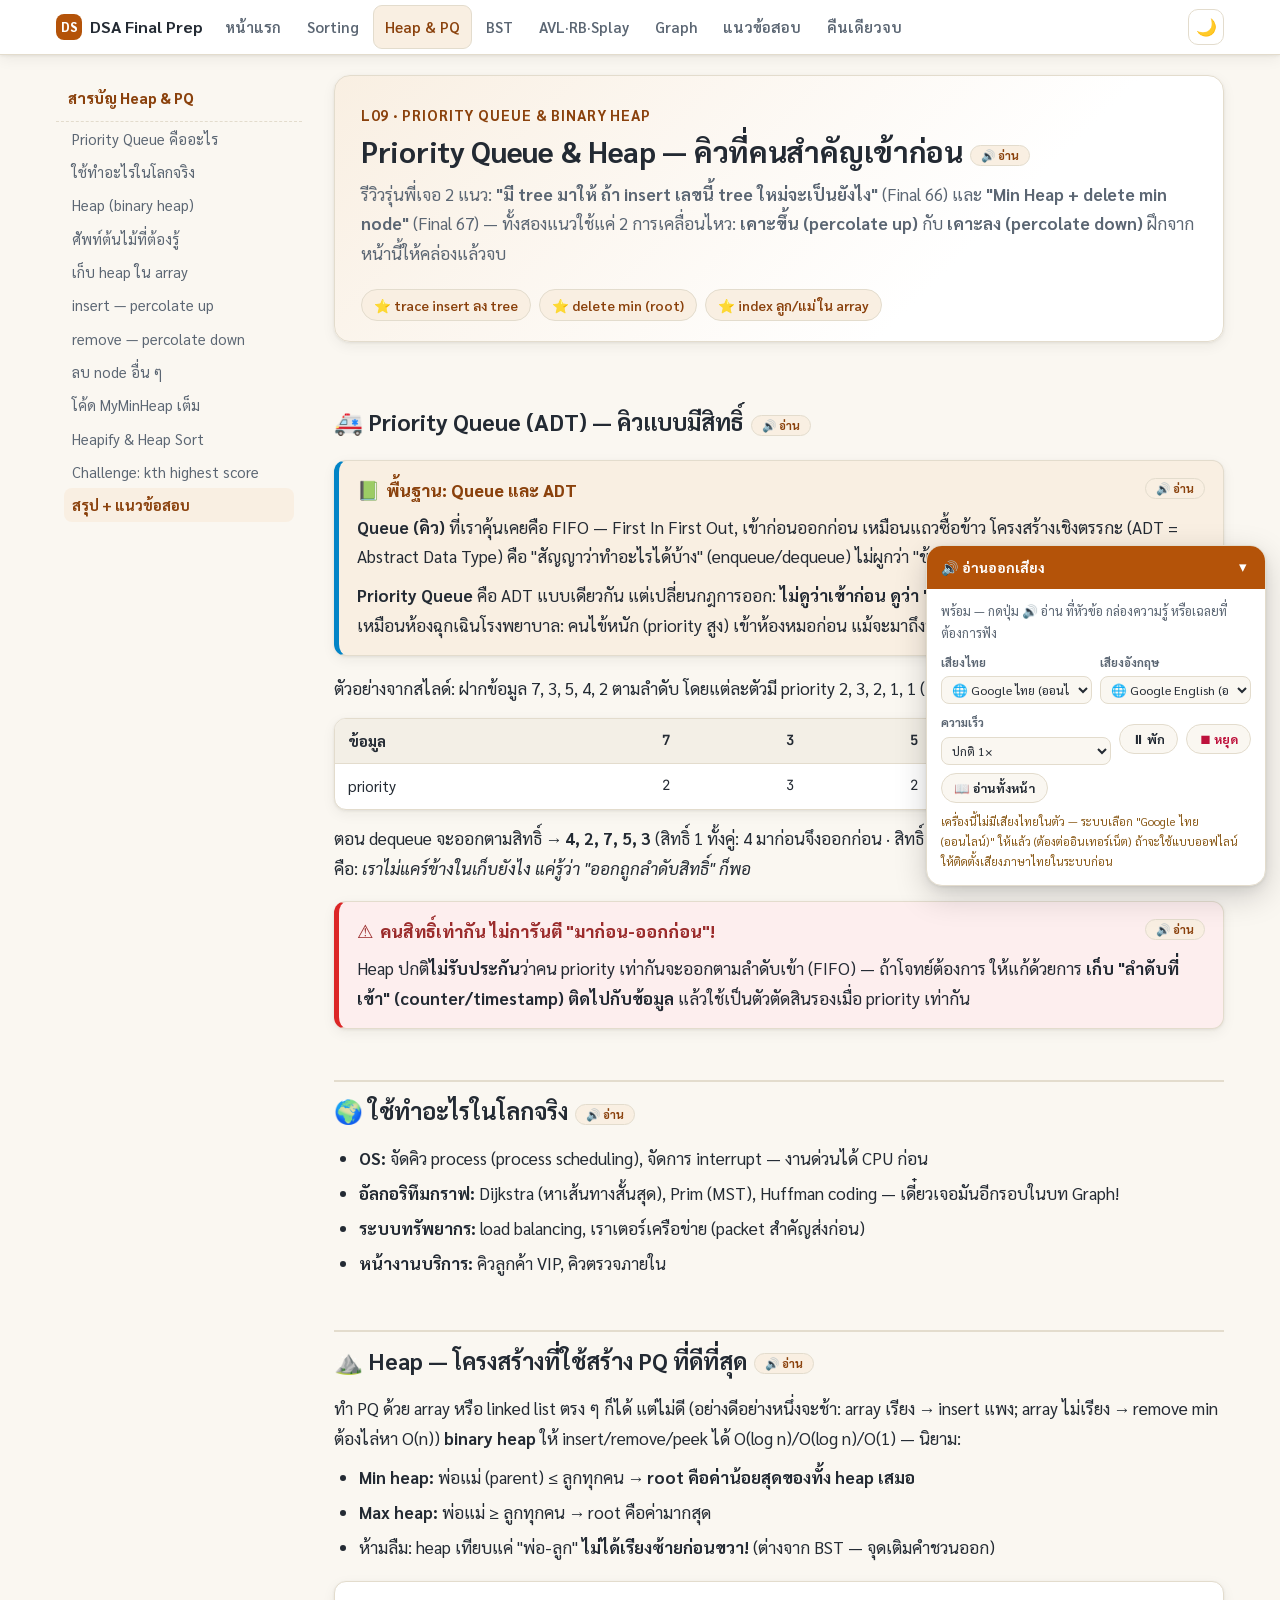
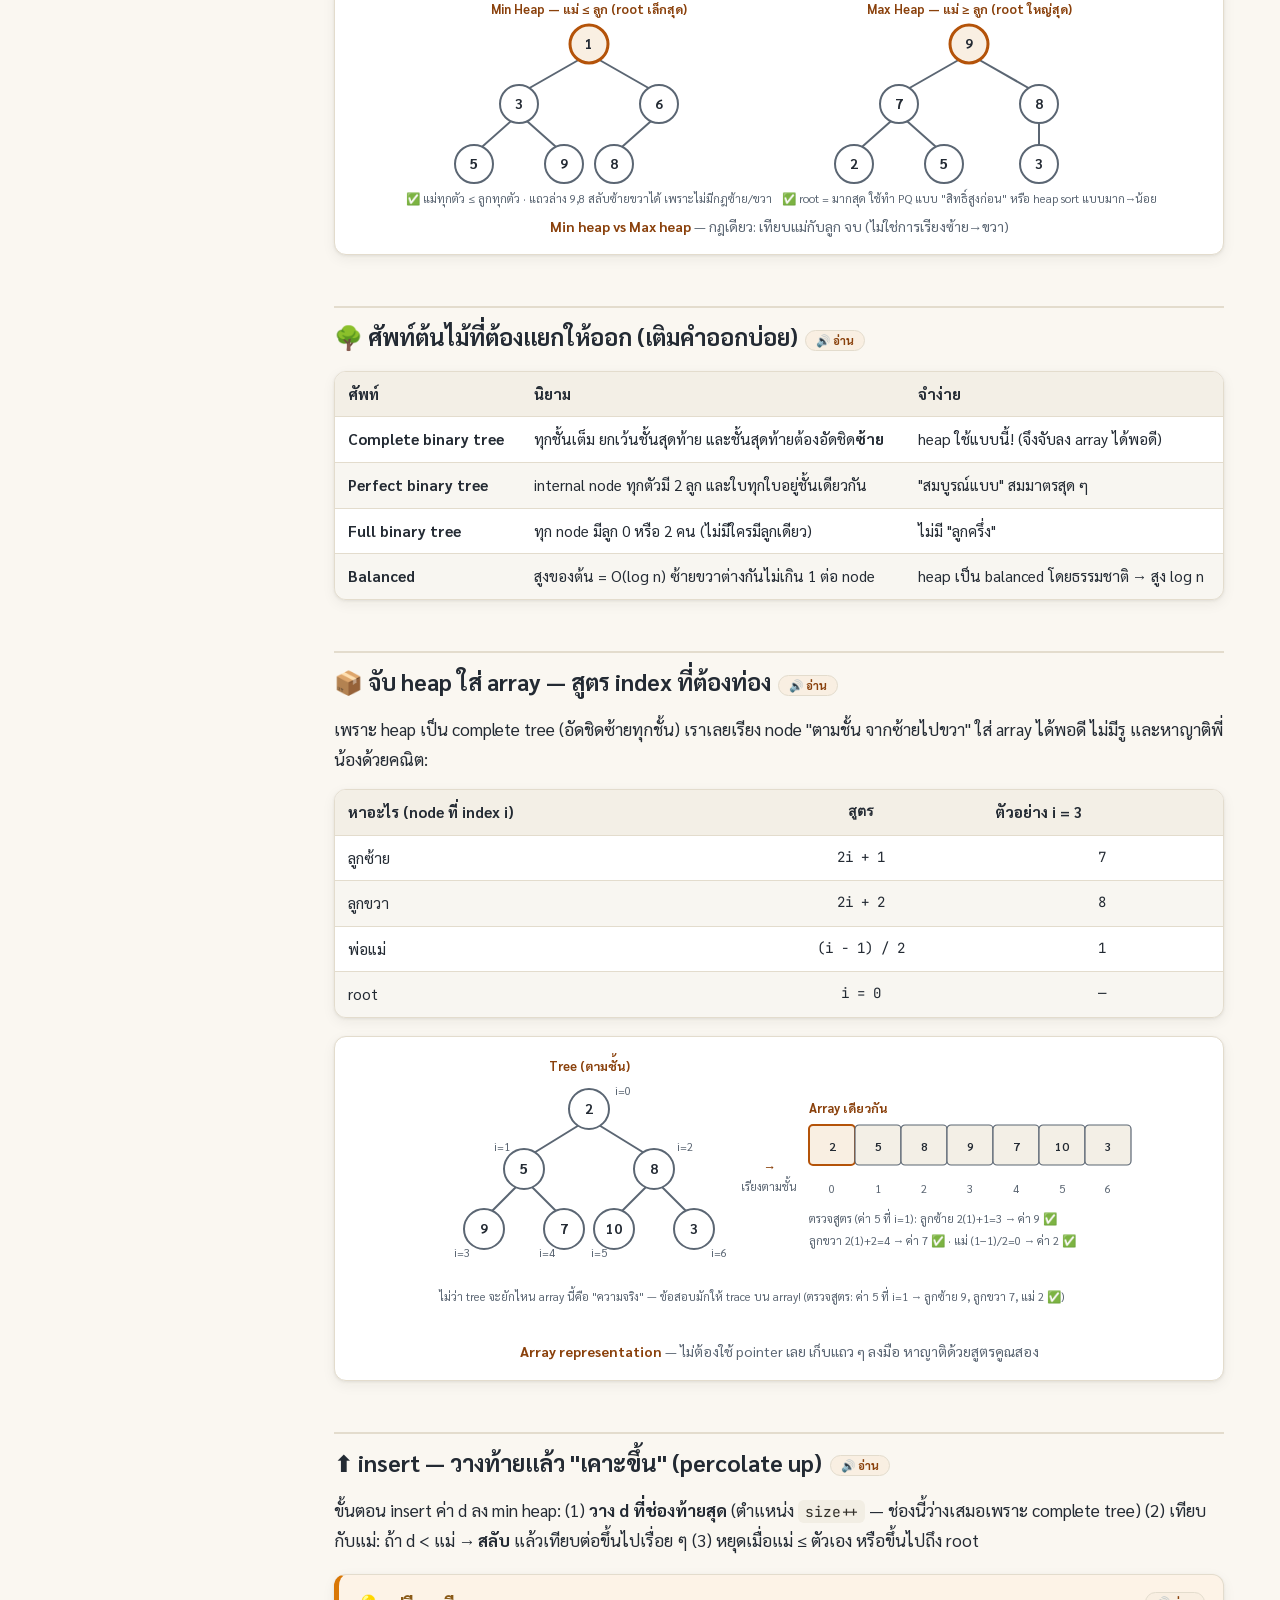
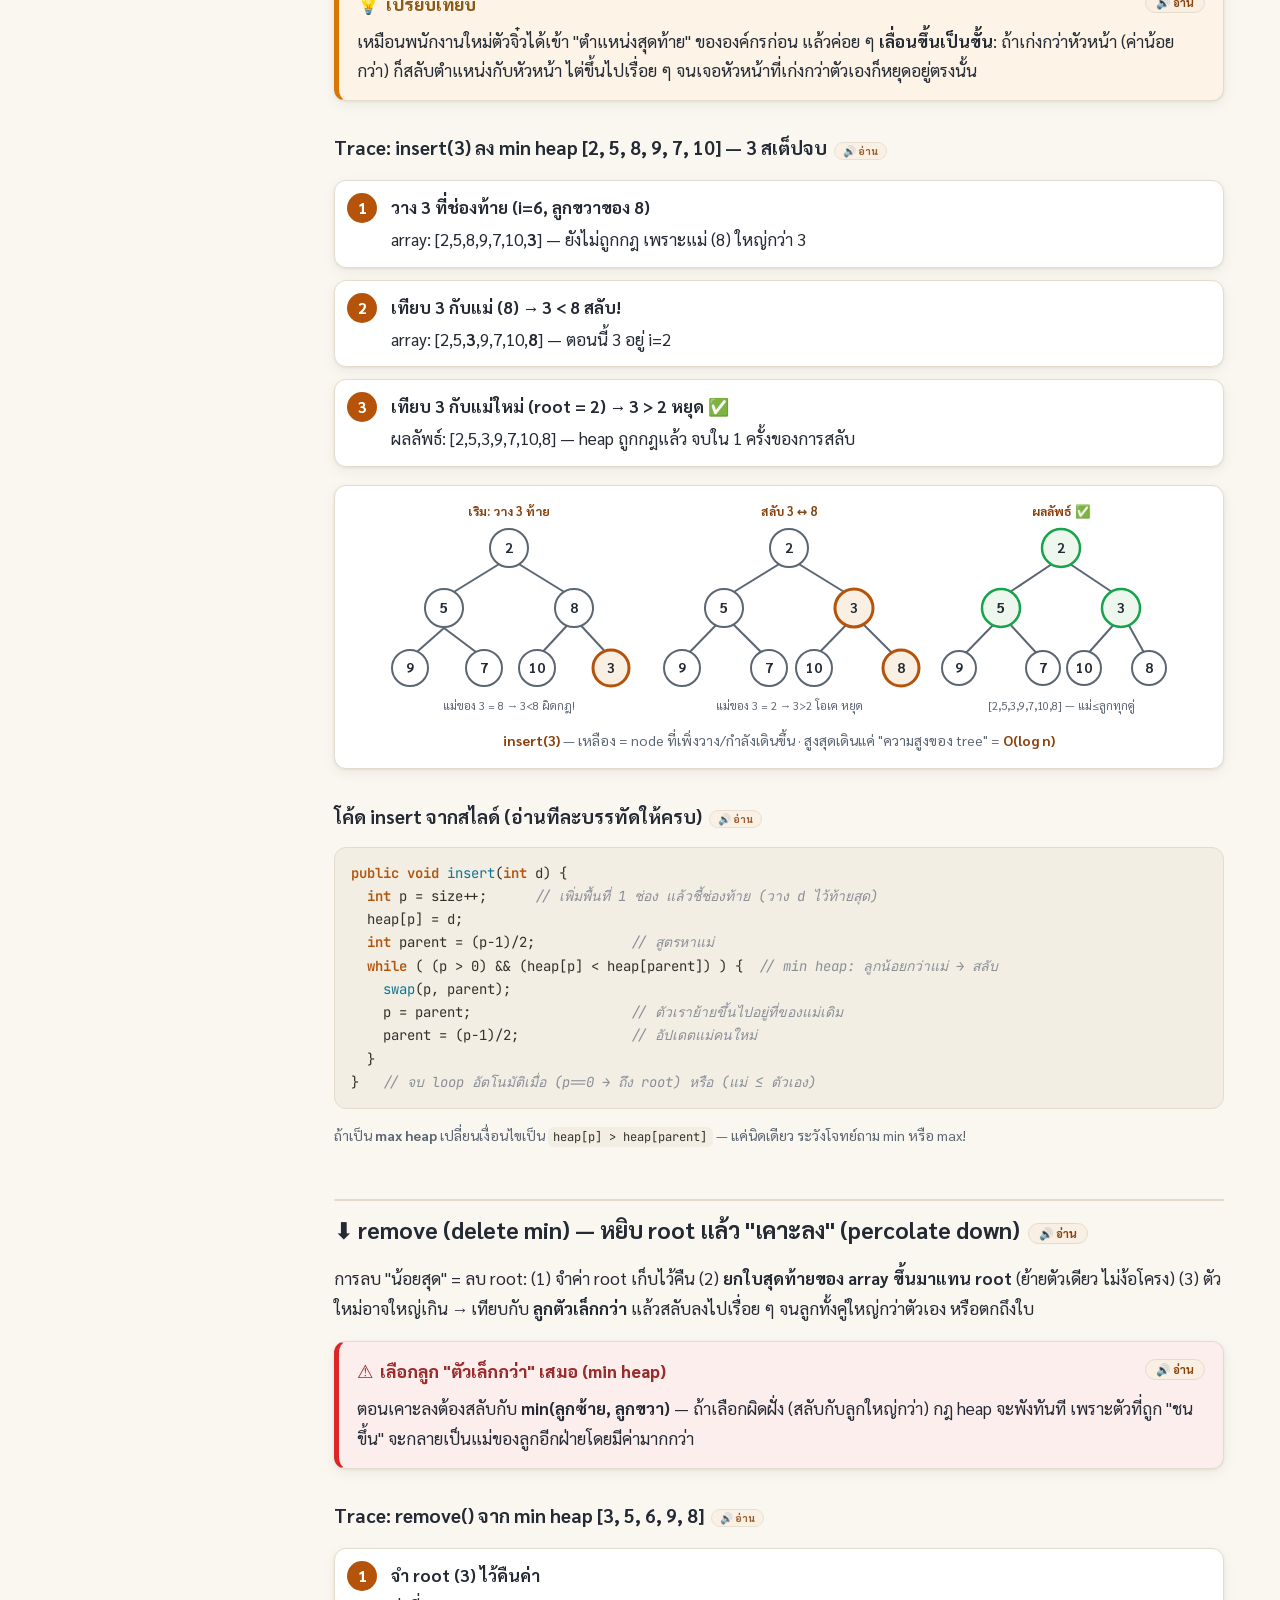
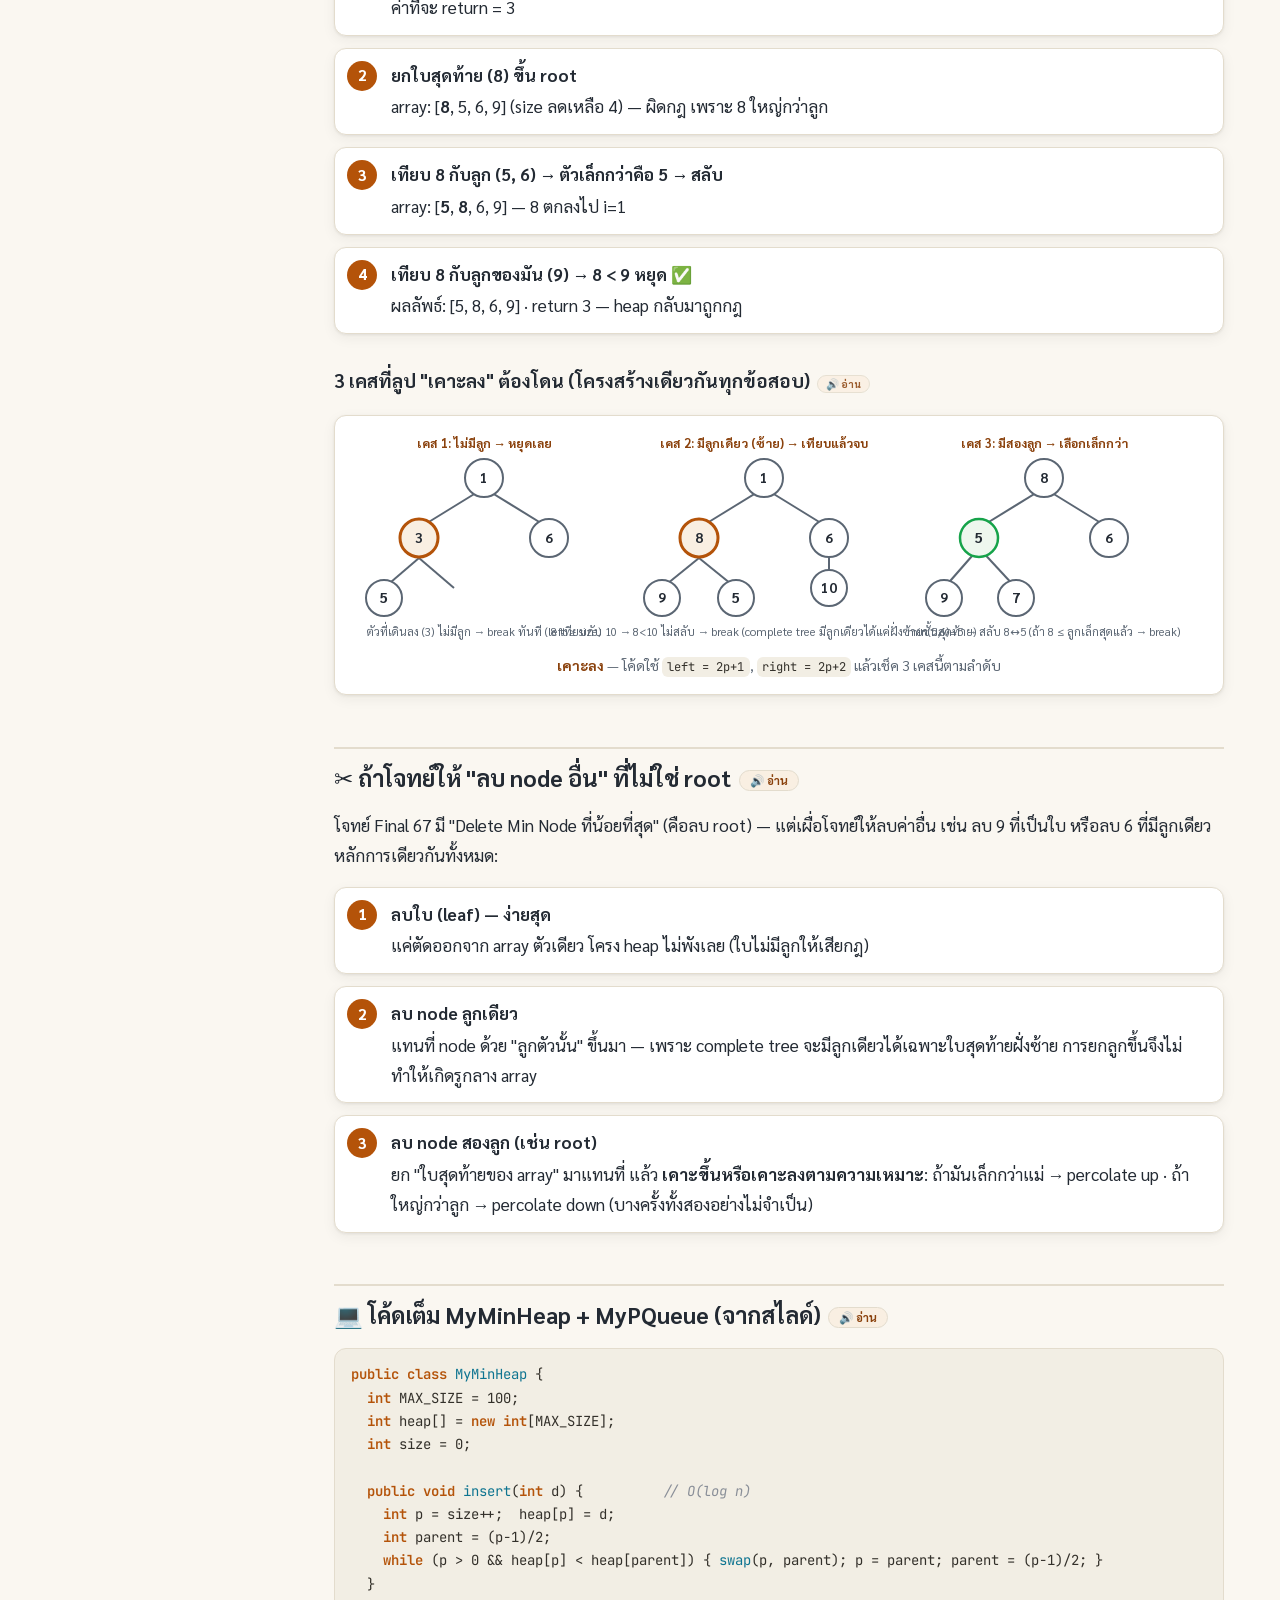
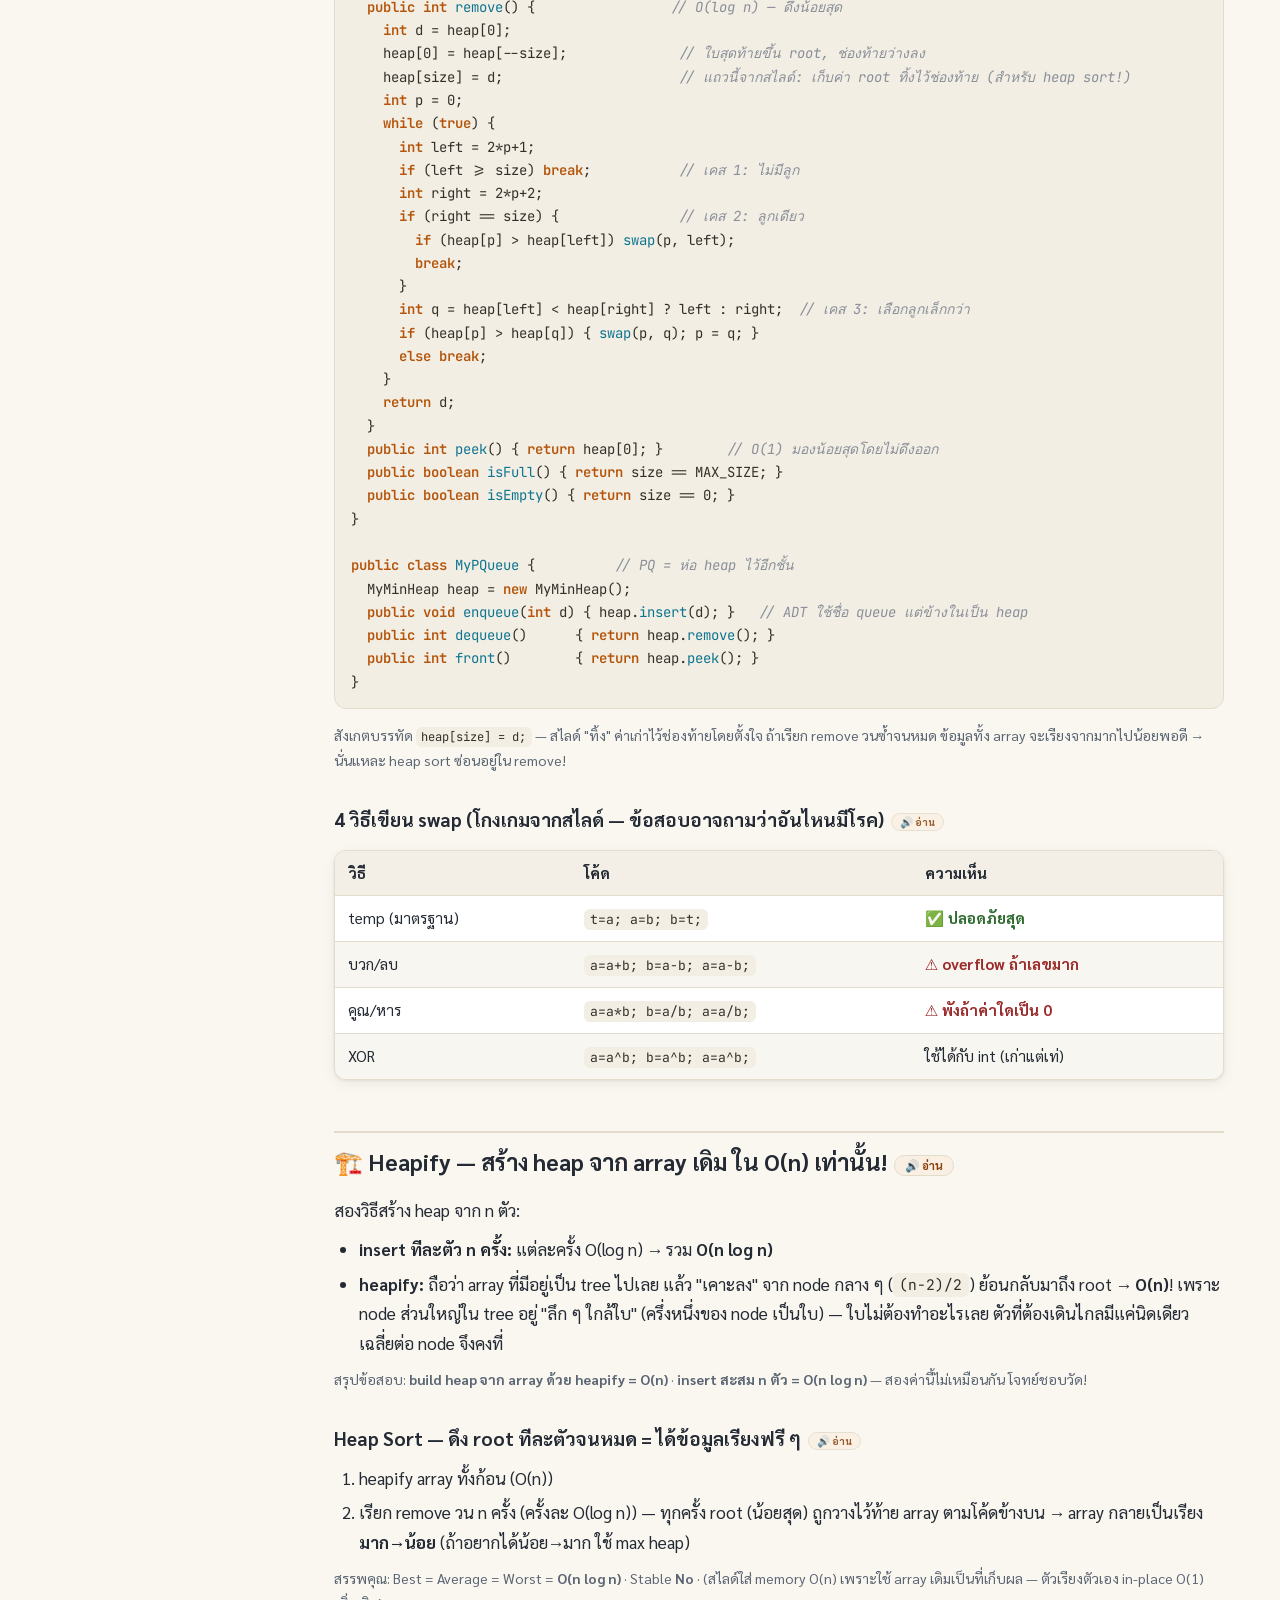
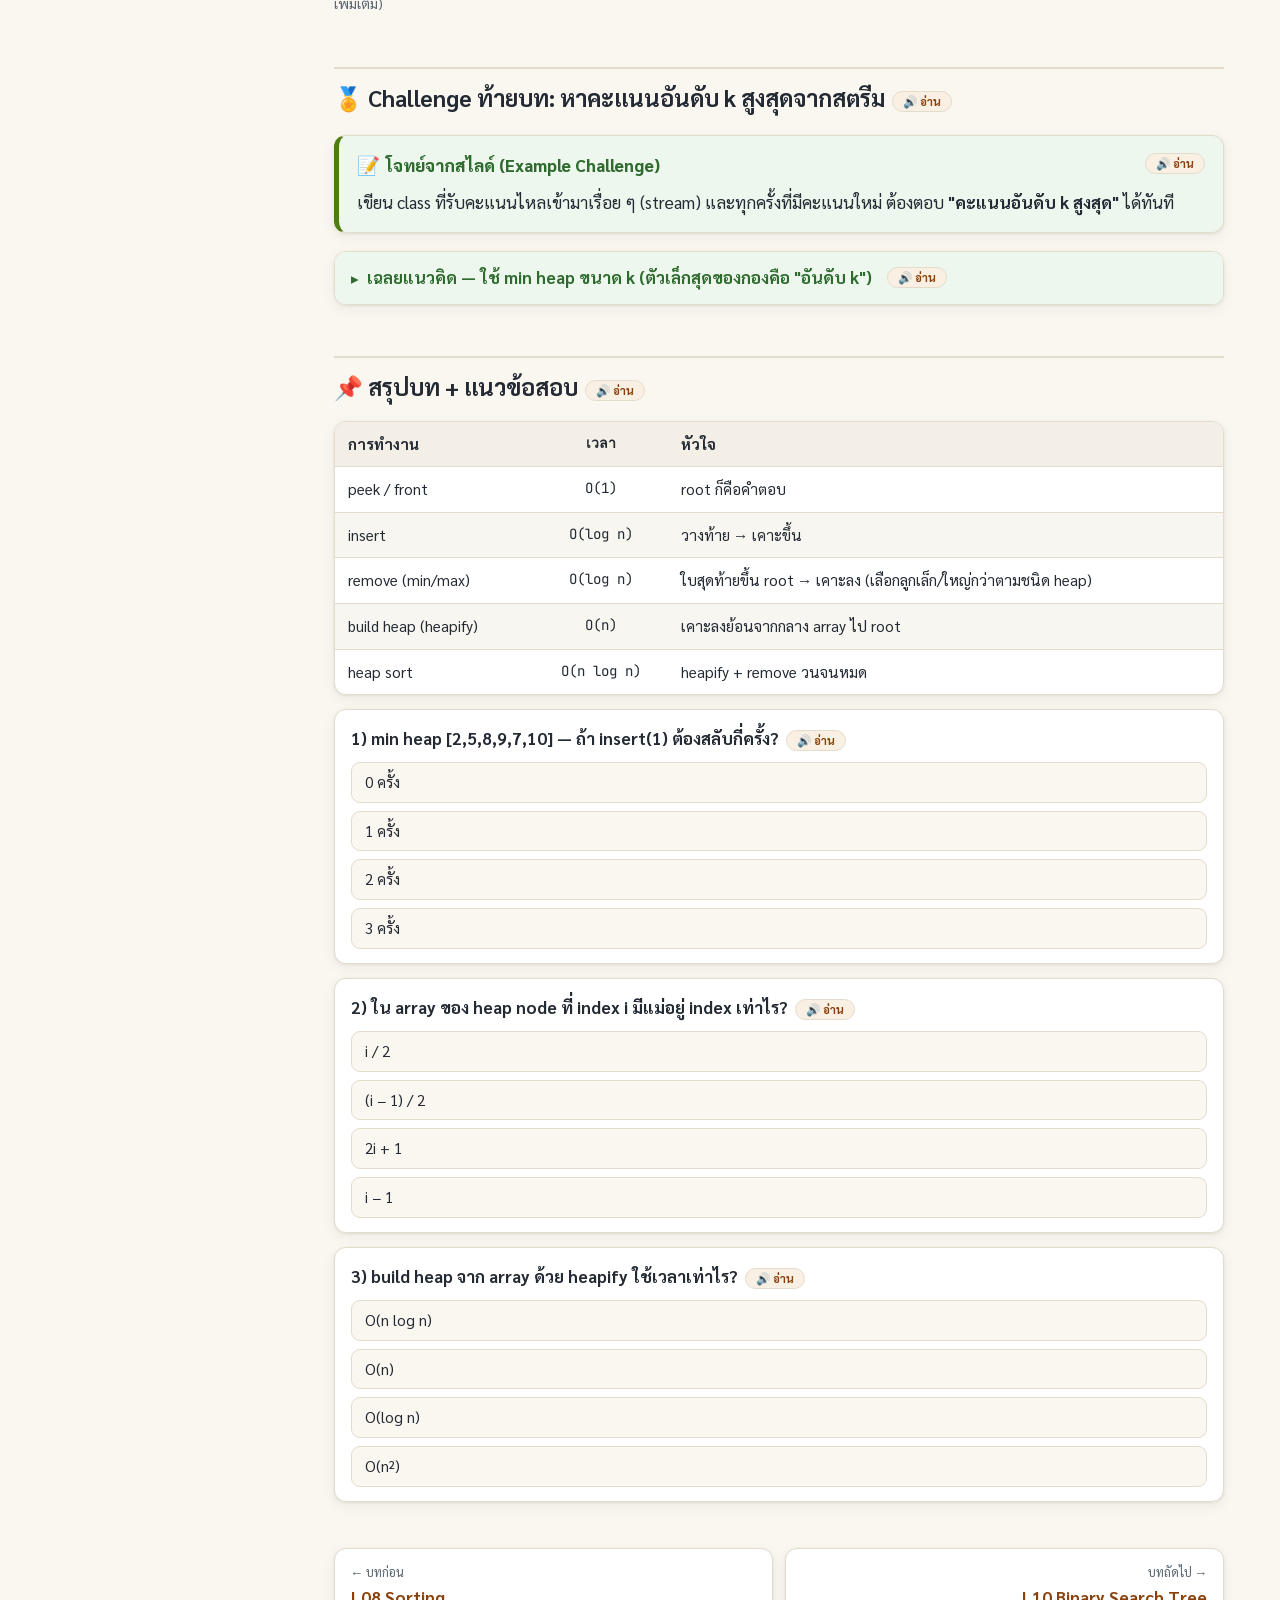
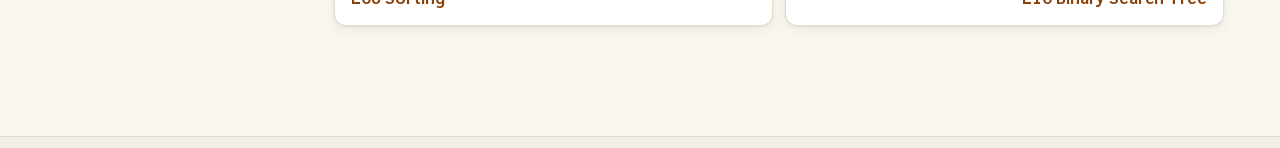
<file: heap.html>
<!DOCTYPE html>
<html lang="th">
<head>
<meta charset="UTF-8">
<meta name="viewport" content="width=device-width, initial-scale=1.0">
<meta name="referrer" content="no-referrer">
<title>L09 Priority Queue &amp; Heap — เว็บติวสอบ Final DSA</title>
<link rel="icon" href="data:image/svg+xml,%3Csvg xmlns=%27http://www.w3.org/2000/svg%27 viewBox=%270 0 32 32%27%3E%3Crect width=%2732%27 height=%2732%27 rx=%278%27 fill=%27%230e7490%27/%3E%3Ctext x=%2716%27 y=%2722%27 font-size=%2716%27 font-weight=%27bold%27 text-anchor=%27middle%27 fill=%27white%27 font-family=%27sans-serif%27%3EDS%3C/text%3E%3C/svg%3E">
<link rel="preconnect" href="https://fonts.googleapis.com">
<link rel="preconnect" href="https://fonts.gstatic.com" crossorigin>
<link href="https://fonts.googleapis.com/css2?family=Sarabun:wght@400;500;600;700;800&family=JetBrains+Mono:wght@400;600&display=swap" rel="stylesheet">
<link rel="stylesheet" href="assets/style.css">
</head>
<body class="topic-heap">
<div id="progress"></div>
<header class="site">
  <div class="site-inner">
    <a class="brand" href="index.html"><span class="logo">DS</span>DSA Final Prep</a>
    <nav class="main">
      <a href="index.html">หน้าแรก</a>
      <a href="sorting.html">Sorting</a>
      <a href="heap.html" class="active">Heap &amp; PQ</a>
      <a href="bst.html">BST</a>
      <a href="avltree.html">AVL·RB·Splay</a>
      <a href="graph.html">Graph</a>
      <a href="exam.html">แนวข้อสอบ</a>
      <a href="onenight.html">คืนเดียวจบ</a>
    </nav>
    <div class="header-actions">
      <button class="icon-btn" data-action="toggle-theme" title="สลับธีมมืด/สว่าง" aria-label="สลับธีม">🌙</button>
    </div>
  </div>
</header>

<div class="wrap">
<aside class="toc">
  <div class="toc-head">สารบัญ Heap &amp; PQ <span class="chev">▾</span></div>
  <div class="toc-body">
    <a href="#pq">Priority Queue คืออะไร</a>
    <a href="#apps">ใช้ทำอะไรในโลกจริง</a>
    <a href="#heap">Heap (binary heap)</a>
    <a href="#terms">ศัพท์ต้นไม้ที่ต้องรู้</a>
    <a href="#array">เก็บ heap ใน array</a>
    <a href="#insert">insert — percolate up</a>
    <a href="#remove">remove — percolate down</a>
    <a href="#deleteother">ลบ node อื่น ๆ</a>
    <a href="#code">โค้ด MyMinHeap เต็ม</a>
    <a href="#heapify">Heapify &amp; Heap Sort</a>
    <a href="#kth">Challenge: kth highest score</a>
    <a href="#summary">สรุป + แนวข้อสอบ</a>
  </div>
</aside>

<main>
<section class="hero">
  <div class="kicker">L09 · Priority Queue &amp; Binary Heap</div>
  <h1>Priority Queue &amp; Heap — คิวที่คนสำคัญเข้าก่อน</h1>
  <p class="lead">รีวิวรุ่นพี่เจอ 2 แนว: <strong>"มี tree มาให้ ถ้า insert เลขนี้ tree ใหม่จะเป็นยังไง"</strong> (Final 66)
  และ <strong>"Min Heap + delete min node"</strong> (Final 67) — ทั้งสองแนวใช้แค่ 2 การเคลื่อนไหว:
  <strong>เคาะขึ้น (percolate up)</strong> กับ <strong>เคาะลง (percolate down)</strong> ฝึกจากหน้านี้ให้คล่องแล้วจบ</p>
  <div class="meta">
    <span class="chip">⭐ trace insert ลง tree</span>
    <span class="chip">⭐ delete min (root)</span>
    <span class="chip">⭐ index ลูก/แม่ ใน array</span>
  </div>
</section>

<h2 id="pq">🚑 Priority Queue (ADT) — คิวแบบมีสิทธิ์</h2>
<div class="box basic"><div class="box-title"><span class="em">📗</span>พื้นฐาน: Queue และ ADT</div>
<p><strong>Queue (คิว)</strong> ที่เราคุ้นเคยคือ FIFO — First In First Out, เข้าก่อนออกก่อน เหมือนแถวซื้อข้าว
โครงสร้างเชิงตรรกะ (ADT = Abstract Data Type) คือ "สัญญาว่าทำอะไรได้บ้าง" (enqueue/dequeue) ไม่ผูกว่า "ข้างในเขียนด้วยอะไร"</p>
<p><strong>Priority Queue</strong> คือ ADT แบบเดียวกัน แต่เปลี่ยนกฎการออก: <strong>ไม่ดูว่าเข้าก่อน ดูว่า "สำคัญกว่า"</strong> — สิทธิ์สูงออกก่อนเสมอ
เหมือนห้องฉุกเฉินโรงพยาบาล: คนไข้หนัก (priority สูง) เข้าห้องหมอก่อน แม้จะมาถึงทีหลังเพื่อน</p></div>

<p>ตัวอย่างจากสไลด์: ฝากข้อมูล 7, 3, 5, 4, 2 ตามลำดับ โดยแต่ละตัวมี priority 2, 3, 2, 1, 1 (เลขน้อย = สำคัญกว่า):</p>
<div class="tbl-wrap"><table>
<thead><tr><th>ข้อมูล</th><th class="num">7</th><th class="num">3</th><th class="num">5</th><th class="num">4</th><th class="num">2</th></tr></thead>
<tbody><tr><td>priority</td><td class="num">2</td><td class="num">3</td><td class="num">2</td><td class="num">1</td><td class="num">1</td></tr></tbody>
</table></div>
<p>ตอน dequeue จะออกตามสิทธิ์ → <strong>4, 2, 7, 5, 3</strong> (สิทธิ์ 1 ทั้งคู่: 4 มาก่อนจึงออกก่อน · สิทธิ์ 2 ทั้งคู่: 7 มาก่อนออกก่อน) —
ประเด็นสไลด์คือ: <em>เราไม่แคร์ข้างในเก็บยังไง แค่รู้ว่า "ออกถูกลำดับสิทธิ์" ก็พอ</em></p>

<div class="box warn"><div class="box-title"><span class="em">⚠️</span>คนสิทธิ์เท่ากัน ไม่การันตี "มาก่อน-ออกก่อน"!</div>
<p>Heap ปกติ<strong>ไม่รับประกัน</strong>ว่าคน priority เท่ากันจะออกตามลำดับเข้า (FIFO) — ถ้าโจทย์ต้องการ ให้แก้ด้วยการ
<strong>เก็บ "ลำดับที่เข้า" (counter/timestamp) ติดไปกับข้อมูล</strong> แล้วใช้เป็นตัวตัดสินรองเมื่อ priority เท่ากัน</p></div>

<h2 id="apps">🌍 ใช้ทำอะไรในโลกจริง</h2>
<ul>
  <li><strong>OS:</strong> จัดคิว process (process scheduling), จัดการ interrupt — งานด่วนได้ CPU ก่อน</li>
  <li><strong>อัลกอริทึมกราฟ:</strong> Dijkstra (หาเส้นทางสั้นสุด), Prim (MST), Huffman coding — เดี๋ยวเจอมันอีกรอบในบท Graph!</li>
  <li><strong>ระบบทรัพยากร:</strong> load balancing, เราเตอร์เครือข่าย (packet สำคัญส่งก่อน)</li>
  <li><strong>หน้างานบริการ:</strong> คิวลูกค้า VIP, คิวตรวจภายใน</li>
</ul>

<h2 id="heap">⛰️ Heap — โครงสร้างที่ใช้สร้าง PQ ที่ดีที่สุด</h2>
<p>ทำ PQ ด้วย array หรือ linked list ตรง ๆ ก็ได้ แต่ไม่ดี (อย่างดีอย่างหนึ่งจะช้า: array เรียง → insert แพง; array ไม่เรียง → remove min ต้องไล่หา O(n))
<strong>binary heap</strong> ให้ insert/remove/peek ได้ O(log n)/O(log n)/O(1) — นิยาม:</p>
<ul>
  <li><strong>Min heap:</strong> พ่อแม่ (parent) ≤ ลูกทุกคน → <strong>root คือค่าน้อยสุดของทั้ง heap เสมอ</strong></li>
  <li><strong>Max heap:</strong> พ่อแม่ ≥ ลูกทุกคน → root คือค่ามากสุด</li>
  <li>ห้ามลืม: heap เทียบแค่ "พ่อ-ลูก" <strong>ไม่ได้เรียงซ้ายก่อนขวา!</strong> (ต่างจาก BST — จุดเติมคำชวนออก)</li>
</ul>

<figure class="diagram">
<svg viewBox="0 0 760 210" width="760" role="img" aria-label="Min heap vs Max heap">
  <g>
    <text x="190" y="16" text-anchor="middle" class="slab-b">Min Heap — แม่ ≤ ลูก (root เล็กสุด)</text>
    <line x1="190" y1="56" x2="120" y2="96" class="te"/><line x1="190" y1="56" x2="260" y2="96" class="te"/>
    <line x1="120" y1="116" x2="75" y2="156" class="te"/><line x1="120" y1="116" x2="165" y2="156" class="te"/>
    <line x1="260" y1="116" x2="215" y2="156" class="te"/>
    <g><circle cx="190" cy="46" r="19" class="nd hot"/><text x="190" y="51" text-anchor="middle" class="nlab">1</text></g>
    <g><circle cx="120" cy="106" r="19" class="nd"/><text x="120" y="111" text-anchor="middle" class="nlab">3</text></g>
    <g><circle cx="260" cy="106" r="19" class="nd"/><text x="260" y="111" text-anchor="middle" class="nlab">6</text></g>
    <g><circle cx="75" cy="166" r="19" class="nd"/><text x="75" y="171" text-anchor="middle" class="nlab">5</text></g>
    <g><circle cx="165" cy="166" r="19" class="nd"/><text x="165" y="171" text-anchor="middle" class="nlab">9</text></g>
    <g><circle cx="215" cy="166" r="19" class="nd"/><text x="215" y="171" text-anchor="middle" class="nlab">8</text></g>
    <text x="190" y="205" text-anchor="middle" class="tag">✅ แม่ทุกตัว ≤ ลูกทุกตัว · แถวล่าง 9,8 สลับซ้ายขวาได้ เพราะไม่มีกฎซ้าย/ขวา</text>
  </g>
  <g>
    <text x="570" y="16" text-anchor="middle" class="slab-b">Max Heap — แม่ ≥ ลูก (root ใหญ่สุด)</text>
    <line x1="570" y1="56" x2="500" y2="96" class="te"/><line x1="570" y1="56" x2="640" y2="96" class="te"/>
    <line x1="500" y1="116" x2="455" y2="156" class="te"/><line x1="500" y1="116" x2="545" y2="156" class="te"/>
    <line x1="640" y1="116" x2="640" y2="156" class="te"/>
    <g><circle cx="570" cy="46" r="19" class="nd hot"/><text x="570" y="51" text-anchor="middle" class="nlab">9</text></g>
    <g><circle cx="500" cy="106" r="19" class="nd"/><text x="500" y="111" text-anchor="middle" class="nlab">7</text></g>
    <g><circle cx="640" cy="106" r="19" class="nd"/><text x="640" y="111" text-anchor="middle" class="nlab">8</text></g>
    <g><circle cx="455" cy="166" r="19" class="nd"/><text x="455" y="171" text-anchor="middle" class="nlab">2</text></g>
    <g><circle cx="545" cy="166" r="19" class="nd"/><text x="545" y="171" text-anchor="middle" class="nlab">5</text></g>
    <g><circle cx="640" cy="166" r="19" class="nd"/><text x="640" y="171" text-anchor="middle" class="nlab">3</text></g>
    <text x="570" y="205" text-anchor="middle" class="tag">✅ root = มากสุด ใช้ทำ PQ แบบ "สิทธิ์สูงก่อน" หรือ heap sort แบบมาก→น้อย</text>
  </g>
</svg>
<figcaption><b>Min heap vs Max heap</b> — กฎเดียว: เทียบแม่กับลูก จบ (ไม่ใช่การเรียงซ้าย→ขวา)</figcaption>
</figure>

<h2 id="terms">🌳 ศัพท์ต้นไม้ที่ต้องแยกให้ออก (เติมคำออกบ่อย)</h2>
<div class="tbl-wrap"><table>
<thead><tr><th>ศัพท์</th><th>นิยาม</th><th>จำง่าย</th></tr></thead>
<tbody>
<tr><td><b>Complete binary tree</b></td><td>ทุกชั้นเต็ม ยกเว้นชั้นสุดท้าย และชั้นสุดท้ายต้องอัดชิด<strong>ซ้าย</strong></td><td>heap ใช้แบบนี้! (จึงจับลง array ได้พอดี)</td></tr>
<tr><td><b>Perfect binary tree</b></td><td>internal node ทุกตัวมี 2 ลูก และใบทุกใบอยู่ชั้นเดียวกัน</td><td>"สมบูรณ์แบบ" สมมาตรสุด ๆ</td></tr>
<tr><td><b>Full binary tree</b></td><td>ทุก node มีลูก 0 หรือ 2 คน (ไม่มีใครมีลูกเดียว)</td><td>ไม่มี "ลูกครึ่ง"</td></tr>
<tr><td><b>Balanced</b></td><td>สูงของต้น = O(log n) ซ้ายขวาต่างกันไม่เกิน 1 ต่อ node</td><td>heap เป็น balanced โดยธรรมชาติ → สูง log n</td></tr>
</tbody></table></div>

<h2 id="array">📦 จับ heap ใส่ array — สูตร index ที่ต้องท่อง</h2>
<p>เพราะ heap เป็น complete tree (อัดชิดซ้ายทุกชั้น) เราเลยเรียง node "ตามชั้น จากซ้ายไปขวา" ใส่ array ได้พอดี ไม่มีรู และหาญาติพี่น้องด้วยคณิต:</p>
<div class="tbl-wrap"><table>
<thead><tr><th>หาอะไร (node ที่ index i)</th><th class="num">สูตร</th><th>ตัวอย่าง i = 3</th></tr></thead>
<tbody>
<tr><td>ลูกซ้าย</td><td class="num">2i + 1</td><td class="num">7</td></tr>
<tr><td>ลูกขวา</td><td class="num">2i + 2</td><td class="num">8</td></tr>
<tr><td>พ่อแม่</td><td class="num">(i − 1) / 2</td><td class="num">1</td></tr>
<tr><td>root</td><td class="num">i = 0</td><td class="num">—</td></tr>
</tbody></table></div>

<figure class="diagram">
<svg viewBox="0 0 720 280" width="720" role="img" aria-label="Heap array mapping">
  <!-- tree -->
  <g>
    <text x="170" y="18" text-anchor="middle" class="slab-b">Tree (ตามชั้น)</text>
    <line x1="170" y1="66" x2="105" y2="106" class="te"/><line x1="170" y1="66" x2="235" y2="106" class="te"/>
    <line x1="105" y1="126" x2="65" y2="166" class="te"/><line x1="105" y1="126" x2="145" y2="166" class="te"/>
    <line x1="235" y1="126" x2="195" y2="166" class="te"/><line x1="235" y1="126" x2="275" y2="166" class="te"/>
    <g><circle cx="170" cy="56" r="20" class="nd"/><text x="170" y="61" text-anchor="middle" class="nlab">2</text><text x="196" y="42" class="tag">i=0</text></g>
    <g><circle cx="105" cy="116" r="20" class="nd"/><text x="105" y="121" text-anchor="middle" class="nlab">5</text><text x="75" y="98" class="tag">i=1</text></g>
    <g><circle cx="235" cy="116" r="20" class="nd"/><text x="235" y="121" text-anchor="middle" class="nlab">8</text><text x="258" y="98" class="tag">i=2</text></g>
    <g><circle cx="65" cy="176" r="20" class="nd"/><text x="65" y="181" text-anchor="middle" class="nlab">9</text><text x="35" y="204" class="tag">i=3</text></g>
    <g><circle cx="145" cy="176" r="20" class="nd"/><text x="145" y="181" text-anchor="middle" class="nlab">7</text><text x="120" y="204" class="tag">i=4</text></g>
    <g><circle cx="195" cy="176" r="20" class="nd"/><text x="195" y="181" text-anchor="middle" class="nlab">10</text><text x="172" y="204" class="tag">i=5</text></g>
    <g><circle cx="275" cy="176" r="20" class="nd"/><text x="275" y="181" text-anchor="middle" class="nlab">3</text><text x="292" y="204" class="tag">i=6</text></g>
  </g>
  <!-- arrow -->
  <text x="350" y="118" text-anchor="middle" class="slab-b">→</text>
  <text x="350" y="138" text-anchor="middle" class="tag">เรียงตามชั้น</text>
  <!-- array -->
  <g transform="translate(390,60)">
    <text x="0" y="0" class="slab-b">Array เดียวกัน</text>
    <g transform="translate(0,12)">
      <rect x="0" width="46" height="40" rx="5" class="cell hot"/><text x="23" y="26" text-anchor="middle" class="box-lab">2</text>
      <rect x="46" width="46" height="40" rx="5" class="cell"/><text x="69" y="26" text-anchor="middle" class="box-lab">5</text>
      <rect x="92" width="46" height="40" rx="5" class="cell"/><text x="115" y="26" text-anchor="middle" class="box-lab">8</text>
      <rect x="138" width="46" height="40" rx="5" class="cell"/><text x="161" y="26" text-anchor="middle" class="box-lab">9</text>
      <rect x="184" width="46" height="40" rx="5" class="cell"/><text x="207" y="26" text-anchor="middle" class="box-lab">7</text>
      <rect x="230" width="46" height="40" rx="5" class="cell"/><text x="253" y="26" text-anchor="middle" class="box-lab">10</text>
      <rect x="276" width="46" height="40" rx="5" class="cell"/><text x="299" y="26" text-anchor="middle" class="box-lab">3</text>
      <text x="23" y="68" text-anchor="middle" class="tag">0</text><text x="69" y="68" text-anchor="middle" class="tag">1</text>
      <text x="115" y="68" text-anchor="middle" class="tag">2</text><text x="161" y="68" text-anchor="middle" class="tag">3</text>
      <text x="207" y="68" text-anchor="middle" class="tag">4</text><text x="253" y="68" text-anchor="middle" class="tag">5</text>
      <text x="299" y="68" text-anchor="middle" class="tag">6</text>
    </g>
    <text x="0" y="110" class="tag">ตรวจสูตร (ค่า 5 ที่ i=1): ลูกซ้าย 2(1)+1=3 → ค่า 9 ✅</text>
    <text x="0" y="132" class="tag">ลูกขวา 2(1)+2=4 → ค่า 7 ✅ · แม่ (1−1)/2=0 → ค่า 2 ✅</text>
  </g>
  <text x="20" y="248" class="tag">ไม่ว่า tree จะยักไหน array นี้คือ "ความจริง" — ข้อสอบมักให้ trace บน array! (ตรวจสูตร: ค่า 5 ที่ i=1 → ลูกซ้าย 9, ลูกขวา 7, แม่ 2 ✅)</text>
</svg>
<figcaption><b>Array representation</b> — ไม่ต้องใช้ pointer เลย เก็บแถว ๆ ลงมือ หาญาติด้วยสูตรคูณสอง</figcaption>
</figure>

<h2 id="insert">⬆️ insert — วางท้ายแล้ว "เคาะขึ้น" (percolate up)</h2>
<p>ขั้นตอน insert ค่า d ลง min heap: (1) <strong>วาง d ที่ช่องท้ายสุด</strong> (ตำแหน่ง <code>size++</code> — ช่องนี้ว่างเสมอเพราะ complete tree)
(2) เทียบกับแม่: ถ้า d &lt; แม่ → <strong>สลับ</strong> แล้วเทียบต่อขึ้นไปเรื่อย ๆ (3) หยุดเมื่อแม่ ≤ ตัวเอง หรือขึ้นไปถึง root</p>
<div class="box analogy"><div class="box-title"><span class="em">💡</span>เปรียบเทียบ</div>
<p>เหมือนพนักงานใหม่ตัวจิ๋วได้เข้า "ตำแหน่งสุดท้าย" ขององค์กรก่อน แล้วค่อย ๆ <strong>เลื่อนขึ้นเป็นขั้น</strong>:
ถ้าเก่งกว่าหัวหน้า (ค่าน้อยกว่า) ก็สลับตำแหน่งกับหัวหน้า ไต่ขึ้นไปเรื่อย ๆ จนเจอหัวหน้าที่เก่งกว่าตัวเองก็หยุดอยู่ตรงนั้น</p></div>

<h3>Trace: insert(3) ลง min heap [2, 5, 8, 9, 7, 10] — 3 สเต็ปจบ</h3>
<div class="steps">
  <div class="step"><span class="step-t">วาง 3 ที่ช่องท้าย (i=6, ลูกขวาของ 8)</span>array: [2,5,8,9,7,10,<strong>3</strong>] — ยังไม่ถูกกฎ เพราะแม่ (8) ใหญ่กว่า 3</div>
  <div class="step"><span class="step-t">เทียบ 3 กับแม่ (8) → 3 &lt; 8 สลับ!</span>array: [2,5,<strong>3</strong>,9,7,10,<strong>8</strong>] — ตอนนี้ 3 อยู่ i=2</div>
  <div class="step"><span class="step-t">เทียบ 3 กับแม่ใหม่ (root = 2) → 3 &gt; 2 หยุด ✅</span>ผลลัพธ์: [2,5,3,9,7,10,8] — heap ถูกกฎแล้ว จบใน 1 ครั้งของการสลับ</div>
</div>

<figure class="diagram">
<svg viewBox="0 0 780 220" width="780" role="img" aria-label="Heap insert trace">
  <g>
    <text x="120" y="14" text-anchor="middle" class="slab-b">เริ่ม: วาง 3 ท้าย</text>
    <line x1="120" y1="56" x2="55" y2="96" class="te"/><line x1="120" y1="56" x2="185" y2="96" class="te"/>
    <line x1="55" y1="126" x2="21" y2="156" class="te"/><line x1="55" y1="126" x2="95" y2="156" class="te"/>
    <line x1="185" y1="116" x2="148" y2="156" class="te"/><line x1="185" y1="116" x2="222" y2="156" class="te"/>
    <g><circle cx="120" cy="46" r="19" class="nd"/><text x="120" y="51" text-anchor="middle" class="nlab">2</text></g>
    <g><circle cx="55" cy="106" r="19" class="nd"/><text x="55" y="111" text-anchor="middle" class="nlab">5</text></g>
    <g><circle cx="185" cy="106" r="19" class="nd"/><text x="185" y="111" text-anchor="middle" class="nlab">8</text></g>
    <g><circle cx="21" cy="166" r="18" class="nd"/><text x="21" y="171" text-anchor="middle" class="nlab">9</text></g>
    <g><circle cx="95" cy="166" r="18" class="nd"/><text x="95" y="171" text-anchor="middle" class="nlab">7</text></g>
    <g><circle cx="148" cy="166" r="18" class="nd"/><text x="148" y="171" text-anchor="middle" class="nlab">10</text></g>
    <g><circle cx="222" cy="166" r="18" class="nd hot"/><text x="222" y="171" text-anchor="middle" class="nlab">3</text></g>
    <text x="120" y="208" text-anchor="middle" class="tag">แม่ของ 3 = 8 → 3&lt;8 ผิดกฎ!</text>
  </g>
  <g>
    <text x="400" y="14" text-anchor="middle" class="slab-b">สลับ 3 ↔ 8</text>
    <line x1="400" y1="56" x2="335" y2="96" class="te"/><line x1="400" y1="56" x2="465" y2="96" class="te"/>
    <line x1="330" y1="120" x2="295" y2="156" class="te"/><line x1="342" y1="120" x2="378" y2="156" class="te"/>
    <line x1="460" y1="120" x2="425" y2="156" class="te"/><line x1="472" y1="120" x2="508" y2="156" class="te"/>
    <g><circle cx="400" cy="46" r="19" class="nd"/><text x="400" y="51" text-anchor="middle" class="nlab">2</text></g>
    <g><circle cx="335" cy="106" r="19" class="nd"/><text x="335" y="111" text-anchor="middle" class="nlab">5</text></g>
    <g><circle cx="465" cy="106" r="19" class="nd hot"/><text x="465" y="111" text-anchor="middle" class="nlab">3</text></g>
    <g><circle cx="293" cy="166" r="18" class="nd"/><text x="293" y="171" text-anchor="middle" class="nlab">9</text></g>
    <g><circle cx="380" cy="166" r="18" class="nd"/><text x="380" y="171" text-anchor="middle" class="nlab">7</text></g>
    <g><circle cx="425" cy="166" r="18" class="nd"/><text x="425" y="171" text-anchor="middle" class="nlab">10</text></g>
    <g><circle cx="512" cy="166" r="18" class="nd hot"/><text x="512" y="171" text-anchor="middle" class="nlab">8</text></g>
    <text x="400" y="208" text-anchor="middle" class="tag">แม่ของ 3 = 2 → 3&gt;2 โอเค หยุด</text>
  </g>
  <g>
    <text x="672" y="14" text-anchor="middle" class="slab-b">ผลลัพธ์ ✅</text>
    <line x1="672" y1="56" x2="612" y2="96" class="te"/><line x1="672" y1="56" x2="732" y2="96" class="te"/>
    <line x1="607" y1="120" x2="572" y2="156" class="te"/><line x1="619" y1="120" x2="652" y2="156" class="te"/>
    <line x1="727" y1="120" x2="695" y2="156" class="te"/><line x1="738" y1="120" x2="758" y2="156" class="te"/>
    <g><circle cx="672" cy="46" r="19" class="nd good"/><text x="672" y="51" text-anchor="middle" class="nlab">2</text></g>
    <g><circle cx="612" cy="106" r="19" class="nd good"/><text x="612" y="111" text-anchor="middle" class="nlab">5</text></g>
    <g><circle cx="732" cy="106" r="19" class="nd good"/><text x="732" y="111" text-anchor="middle" class="nlab">3</text></g>
    <g><circle cx="570" cy="166" r="17" class="nd"/><text x="570" y="171" text-anchor="middle" class="nlab">9</text></g>
    <g><circle cx="654" cy="166" r="17" class="nd"/><text x="654" y="171" text-anchor="middle" class="nlab">7</text></g>
    <g><circle cx="695" cy="166" r="17" class="nd"/><text x="695" y="171" text-anchor="middle" class="nlab">10</text></g>
    <g><circle cx="760" cy="166" r="17" class="nd"/><text x="760" y="171" text-anchor="middle" class="nlab">8</text></g>
    <text x="672" y="208" text-anchor="middle" class="tag">[2,5,3,9,7,10,8] — แม่≤ลูกทุกคู่</text>
  </g>
</svg>
<figcaption><b>insert(3)</b> — เหลือง = node ที่เพิ่งวาง/กำลังเดินขึ้น · สูงสุดเดินแค่ "ความสูงของ tree" = <b>O(log n)</b></figcaption>
</figure>

<h3>โค้ด insert จากสไลด์ (อ่านทีละบรรทัดให้ครบ)</h3>
<pre><code><span class="kw">public void</span> <span class="fn">insert</span>(<span class="kw">int</span> d) {
  <span class="kw">int</span> p = size++;      <span class="cm">// เพิ่มพื้นที่ 1 ช่อง แล้วชี้ช่องท้าย (วาง d ไว้ท้ายสุด)</span>
  heap[p] = d;
  <span class="kw">int</span> parent = (p-1)/2;            <span class="cm">// สูตรหาแม่</span>
  <span class="kw">while</span> ( (p &gt; 0) &amp;&amp; (heap[p] &lt; heap[parent]) ) {  <span class="cm">// min heap: ลูกน้อยกว่าแม่ → สลับ</span>
    <span class="fn">swap</span>(p, parent);
    p = parent;                    <span class="cm">// ตัวเราย้ายขึ้นไปอยู่ที่ของแม่เดิม</span>
    parent = (p-1)/2;              <span class="cm">// อัปเดตแม่คนใหม่</span>
  }
}   <span class="cm">// จบ loop อัตโนมัติเมื่อ (p==0 → ถึง root) หรือ (แม่ ≤ ตัวเอง)</span></code></pre>
<p class="small">ถ้าเป็น <strong>max heap</strong> เปลี่ยนเงื่อนไขเป็น <code>heap[p] &gt; heap[parent]</code> — แค่นิดเดียว ระวังโจทย์ถาม min หรือ max!</p>
<h2 id="remove">⬇️ remove (delete min) — หยิบ root แล้ว "เคาะลง" (percolate down)</h2>
<p>การลบ "น้อยสุด" = ลบ root: (1) จำค่า root เก็บไว้คืน (2) <strong>ยกใบสุดท้ายของ array ขึ้นมาแทน root</strong> (ย้ายตัวเดียว ไม่ง้อโครง)
(3) ตัวใหม่อาจใหญ่เกิน → เทียบกับ <strong>ลูกตัวเล็กกว่า</strong> แล้วสลับลงไปเรื่อย ๆ จนลูกทั้งคู่ใหญ่กว่าตัวเอง หรือตกถึงใบ</p>
<div class="box warn"><div class="box-title"><span class="em">⚠️</span>เลือกลูก "ตัวเล็กกว่า" เสมอ (min heap)</div>
<p>ตอนเคาะลงต้องสลับกับ <strong>min(ลูกซ้าย, ลูกขวา)</strong> — ถ้าเลือกผิดฝั่ง (สลับกับลูกใหญ่กว่า) กฎ heap จะพังทันที
เพราะตัวที่ถูก "ชนขึ้น" จะกลายเป็นแม่ของลูกอีกฝ่ายโดยมีค่ามากกว่า</p></div>

<h3>Trace: remove() จาก min heap [3, 5, 6, 9, 8]</h3>
<div class="steps">
  <div class="step"><span class="step-t">จำ root (3) ไว้คืนค่า</span>ค่าที่จะ return = 3</div>
  <div class="step"><span class="step-t">ยกใบสุดท้าย (8) ขึ้น root</span>array: [<strong>8</strong>, 5, 6, 9] (size ลดเหลือ 4) — ผิดกฎ เพราะ 8 ใหญ่กว่าลูก</div>
  <div class="step"><span class="step-t">เทียบ 8 กับลูก (5, 6) → ตัวเล็กกว่าคือ 5 → สลับ</span>array: [<strong>5</strong>, <strong>8</strong>, 6, 9] — 8 ตกลงไป i=1</div>
  <div class="step"><span class="step-t">เทียบ 8 กับลูกของมัน (9) → 8 &lt; 9 หยุด ✅</span>ผลลัพธ์: [5, 8, 6, 9] · return 3 — heap กลับมาถูกกฎ</div>
</div>

<h3>3 เคสที่ลูป "เคาะลง" ต้องโดน (โครงสร้างเดียวกันทุกข้อสอบ)</h3>
<figure class="diagram">
<svg viewBox="0 0 830 215" width="830" role="img" aria-label="Percolate down three cases">
  <!-- case 1: no child -->
  <g>
    <text x="120" y="16" text-anchor="middle" class="slab-b">เคส 1: ไม่มีลูก → หยุดเลย</text>
    <line x1="120" y1="56" x2="55" y2="96" class="te"/><line x1="120" y1="56" x2="185" y2="96" class="te"/>
    <line x1="55" y1="126" x2="20" y2="156" class="te"/><line x1="55" y1="126" x2="90" y2="156" class="te"/>
    <g><circle cx="120" cy="46" r="19" class="nd"/><text x="120" y="51" text-anchor="middle" class="nlab">1</text></g>
    <g><circle cx="55" cy="106" r="19" class="nd hot"/><text x="55" y="111" text-anchor="middle" class="nlab">3</text></g>
    <g><circle cx="185" cy="106" r="19" class="nd"/><text x="185" y="111" text-anchor="middle" class="nlab">6</text></g>
    <g><circle cx="20" cy="166" r="18" class="nd"/><text x="20" y="171" text-anchor="middle" class="nlab">5</text></g>
    <text x="120" y="204" text-anchor="middle" class="tag">ตัวที่เดินลง (3) ไม่มีลูก → break ทันที (left ≥ size)</text>
  </g>
  <!-- case 2: one child -->
  <g>
    <text x="400" y="16" text-anchor="middle" class="slab-b">เคส 2: มีลูกเดียว (ซ้าย) → เทียบแล้วจบ</text>
    <line x1="400" y1="56" x2="335" y2="96" class="te"/><line x1="400" y1="56" x2="465" y2="96" class="te"/>
    <line x1="335" y1="126" x2="298" y2="156" class="te"/><line x1="335" y1="126" x2="372" y2="156" class="te"/>
    <line x1="465" y1="116" x2="465" y2="146" class="te"/>
    <g><circle cx="400" cy="46" r="19" class="nd"/><text x="400" y="51" text-anchor="middle" class="nlab">1</text></g>
    <g><circle cx="335" cy="106" r="19" class="nd hot"/><text x="335" y="111" text-anchor="middle" class="nlab">8</text></g>
    <g><circle cx="465" cy="106" r="19" class="nd"/><text x="465" y="111" text-anchor="middle" class="nlab">6</text></g>
    <g><circle cx="298" cy="166" r="18" class="nd"/><text x="298" y="171" text-anchor="middle" class="nlab">9</text></g>
    <g><circle cx="372" cy="166" r="18" class="nd"/><text x="372" y="171" text-anchor="middle" class="nlab">5</text></g>
    <g><circle cx="465" cy="156" r="18" class="nd"/><text x="465" y="161" text-anchor="middle" class="nlab">10</text></g>
    <text x="400" y="204" text-anchor="middle" class="tag">8 เทียบกับ 10 → 8&lt;10 ไม่สลับ → break (complete tree มีลูกเดียวได้แค่ฝั่งซ้ายชั้นสุดท้าย)</text>
  </g>
  <!-- case 3: two children -->
  <g>
    <text x="680" y="16" text-anchor="middle" class="slab-b">เคส 3: มีสองลูก → เลือกเล็กกว่า</text>
    <line x1="680" y1="56" x2="615" y2="96" class="te"/><line x1="680" y1="56" x2="745" y2="96" class="te"/>
    <line x1="615" y1="116" x2="580" y2="156" class="te"/><line x1="615" y1="116" x2="652" y2="156" class="te"/>
    <g><circle cx="680" cy="46" r="19" class="nd"/><text x="680" y="51" text-anchor="middle" class="nlab">8</text></g>
    <g><circle cx="615" cy="106" r="19" class="nd good"/><text x="615" y="111" text-anchor="middle" class="nlab">5</text></g>
    <g><circle cx="745" cy="106" r="19" class="nd"/><text x="745" y="111" text-anchor="middle" class="nlab">6</text></g>
    <g><circle cx="580" cy="166" r="18" class="nd"/><text x="580" y="171" text-anchor="middle" class="nlab">9</text></g>
    <g><circle cx="652" cy="166" r="18" class="nd"/><text x="652" y="171" text-anchor="middle" class="nlab">7</text></g>
    <text x="680" y="204" text-anchor="middle" class="tag">min(5,6)=5 → สลับ 8↔5 (ถ้า 8 ≤ ลูกเล็กสุดแล้ว → break)</text>
  </g>
</svg>
<figcaption><b>เคาะลง</b> — โค้ดใช้ <code>left = 2p+1</code>, <code>right = 2p+2</code> แล้วเช็ค 3 เคสนี้ตามลำดับ</figcaption>
</figure>

<h2 id="deleteother">✂️ ถ้าโจทย์ให้ "ลบ node อื่น" ที่ไม่ใช่ root</h2>
<p>โจทย์ Final 67 มี "Delete Min Node ที่น้อยที่สุด" (คือลบ root) — แต่เผื่อโจทย์ให้ลบค่าอื่น เช่น ลบ 9 ที่เป็นใบ หรือลบ 6 ที่มีลูกเดียว หลักการเดียวกันทั้งหมด:</p>
<div class="steps">
  <div class="step"><span class="step-t">ลบใบ (leaf) — ง่ายสุด</span>แค่ตัดออกจาก array ตัวเดียว โครง heap ไม่พังเลย (ใบไม่มีลูกให้เสียกฎ)</div>
  <div class="step"><span class="step-t">ลบ node ลูกเดียว</span>แทนที่ node ด้วย "ลูกตัวนั้น" ขึ้นมา — เพราะ complete tree จะมีลูกเดียวได้เฉพาะใบสุดท้ายฝั่งซ้าย การยกลูกขึ้นจึงไม่ทำให้เกิดรูกลาง array</div>
  <div class="step"><span class="step-t">ลบ node สองลูก (เช่น root)</span>ยก "ใบสุดท้ายของ array" มาแทนที่ แล้ว <strong>เคาะขึ้นหรือเคาะลงตามความเหมาะ</strong>:
  ถ้ามันเล็กกว่าแม่ → percolate up · ถ้าใหญ่กว่าลูก → percolate down (บางครั้งทั้งสองอย่างไม่จำเป็น)</div>
</div>

<h2 id="code">💻 โค้ดเต็ม MyMinHeap + MyPQueue (จากสไลด์)</h2>
<pre><code><span class="kw">public class</span> <span class="fn">MyMinHeap</span> {
  <span class="kw">int</span> MAX_SIZE = 100;
  <span class="kw">int</span> heap[] = <span class="kw">new int</span>[MAX_SIZE];
  <span class="kw">int</span> size = 0;

  <span class="kw">public void</span> <span class="fn">insert</span>(<span class="kw">int</span> d) {          <span class="cm">// O(log n)</span>
    <span class="kw">int</span> p = size++;  heap[p] = d;
    <span class="kw">int</span> parent = (p-1)/2;
    <span class="kw">while</span> (p &gt; 0 &amp;&amp; heap[p] &lt; heap[parent]) { <span class="fn">swap</span>(p, parent); p = parent; parent = (p-1)/2; }
  }
  <span class="kw">public int</span> <span class="fn">remove</span>() {                 <span class="cm">// O(log n) — ดึงน้อยสุด</span>
    <span class="kw">int</span> d = heap[0];
    heap[0] = heap[--size];              <span class="cm">// ใบสุดท้ายขึ้น root, ช่องท้ายว่างลง</span>
    heap[size] = d;                      <span class="cm">// แถวนี้จากสไลด์: เก็บค่า root ทิ้งไว้ช่องท้าย (สำหรับ heap sort!)</span>
    <span class="kw">int</span> p = 0;
    <span class="kw">while</span> (<span class="kw">true</span>) {
      <span class="kw">int</span> left = 2*p+1;
      <span class="kw">if</span> (left &gt;= size) <span class="kw">break</span>;           <span class="cm">// เคส 1: ไม่มีลูก</span>
      <span class="kw">int</span> right = 2*p+2;
      <span class="kw">if</span> (right == size) {               <span class="cm">// เคส 2: ลูกเดียว</span>
        <span class="kw">if</span> (heap[p] &gt; heap[left]) <span class="fn">swap</span>(p, left);
        <span class="kw">break</span>;
      }
      <span class="kw">int</span> q = heap[left] &lt; heap[right] ? left : right;  <span class="cm">// เคส 3: เลือกลูกเล็กกว่า</span>
      <span class="kw">if</span> (heap[p] &gt; heap[q]) { <span class="fn">swap</span>(p, q); p = q; }
      <span class="kw">else break</span>;
    }
    <span class="kw">return</span> d;
  }
  <span class="kw">public int</span> <span class="fn">peek</span>() { <span class="kw">return</span> heap[0]; }        <span class="cm">// O(1) มองน้อยสุดโดยไม่ดึงออก</span>
  <span class="kw">public boolean</span> <span class="fn">isFull</span>() { <span class="kw">return</span> size == MAX_SIZE; }
  <span class="kw">public boolean</span> <span class="fn">isEmpty</span>() { <span class="kw">return</span> size == 0; }
}

<span class="kw">public class</span> <span class="fn">MyPQueue</span> {          <span class="cm">// PQ = ห่อ heap ไว้อีกชั้น</span>
  MyMinHeap heap = <span class="kw">new</span> MyMinHeap();
  <span class="kw">public void</span> <span class="fn">enqueue</span>(<span class="kw">int</span> d) { heap.<span class="fn">insert</span>(d); }   <span class="cm">// ADT ใช้ชื่อ queue แต่ข้างในเป็น heap</span>
  <span class="kw">public int</span> <span class="fn">dequeue</span>()      { <span class="kw">return</span> heap.<span class="fn">remove</span>(); }
  <span class="kw">public int</span> <span class="fn">front</span>()        { <span class="kw">return</span> heap.<span class="fn">peek</span>(); }
}</code></pre>
<p class="small">สังเกตบรรทัด <code>heap[size] = d;</code> — สไลด์ "ทิ้ง" ค่าเก่าไว้ช่องท้ายโดยตั้งใจ ถ้าเรียก remove วนซ้ำจนหมด
ข้อมูลทั้ง array จะเรียงจากมากไปน้อยพอดี → นั่นแหละ heap sort ซ่อนอยู่ใน remove!</p>

<h3>4 วิธีเขียน swap (โกงเกมจากสไลด์ — ข้อสอบอาจถามว่าอันไหนมีโรค)</h3>
<div class="tbl-wrap"><table>
<thead><tr><th>วิธี</th><th>โค้ด</th><th>ความเห็น</th></tr></thead>
<tbody>
<tr><td>temp (มาตรฐาน)</td><td><code>t=a; a=b; b=t;</code></td><td class="good">✅ ปลอดภัยสุด</td></tr>
<tr><td>บวก/ลบ</td><td><code>a=a+b; b=a-b; a=a-b;</code></td><td class="bad">⚠️ overflow ถ้าเลขมาก</td></tr>
<tr><td>คูณ/หาร</td><td><code>a=a*b; b=a/b; a=a/b;</code></td><td class="bad">⚠️ พังถ้าค่าใดเป็น 0</td></tr>
<tr><td>XOR</td><td><code>a=a^b; b=a^b; a=a^b;</code></td><td>ใช้ได้กับ int (เก่าแต่เท่)</td></tr>
</tbody></table></div>

<h2 id="heapify">🏗️ Heapify — สร้าง heap จาก array เดิม ใน O(n) เท่านั้น!</h2>
<p>สองวิธีสร้าง heap จาก n ตัว:</p>
<ul>
  <li><strong>insert ทีละตัว n ครั้ง:</strong> แต่ละครั้ง O(log n) → รวม <strong>O(n log n)</strong></li>
  <li><strong>heapify:</strong> ถือว่า array ที่มีอยู่เป็น tree ไปเลย แล้ว "เคาะลง" จาก node กลาง ๆ (<code>(n-2)/2</code>) ย้อนกลับมาถึง root → <strong>O(n)</strong>!
  เพราะ node ส่วนใหญ่ใน tree อยู่ "ลึก ๆ ใกล้ใบ" (ครึ่งหนึ่งของ node เป็นใบ) — ใบไม่ต้องทำอะไรเลย ตัวที่ต้องเดินไกลมีแค่นิดเดียว เฉลี่ยต่อ node จึงคงที่</li>
</ul>
<p class="small">สรุปข้อสอบ: <strong>build heap จาก array ด้วย heapify = O(n)</strong> · <strong>insert สะสม n ตัว = O(n log n)</strong> — สองค่านี้ไม่เหมือนกัน โจทย์ชอบวัด!</p>

<h3>Heap Sort — ดึง root ทีละตัวจนหมด = ได้ข้อมูลเรียงฟรี ๆ</h3>
<ol>
  <li>heapify array ทั้งก้อน (O(n))</li>
  <li>เรียก remove วน n ครั้ง (ครั้งละ O(log n)) — ทุกครั้ง root (น้อยสุด) ถูกวางไว้ท้าย array ตามโค้ดข้างบน → array กลายเป็นเรียง <strong>มาก→น้อย</strong> (ถ้าอยากได้น้อย→มาก ใช้ max heap)</li>
</ol>
<p class="small">สรรพคุณ: Best = Average = Worst = <strong>O(n log n)</strong> · Stable <strong>No</strong> · (สไลด์ใส่ memory O(n) เพราะใช้ array เดิมเป็นที่เก็บผล — ตัวเรียงตัวเอง in-place O(1) เพิ่มเติม)</p>

<h2 id="kth">🏅 Challenge ท้ายบท: หาคะแนนอันดับ k สูงสุดจากสตรีม</h2>
<div class="box exam"><div class="box-title"><span class="em">📝</span>โจทย์จากสไลด์ (Example Challenge)</div>
<p>เขียน class ที่รับคะแนนไหลเข้ามาเรื่อย ๆ (stream) และทุกครั้งที่มีคะแนนใหม่ ต้องตอบ <strong>"คะแนนอันดับ k สูงสุด"</strong> ได้ทันที</p></div>
<details class="sol"><summary>เฉลยแนวคิด — ใช้ min heap ขนาด k (ตัวเล็กสุดของกองคือ "อันดับ k")</summary><div class="sol-body">
<p><strong>ไอเดีย:</strong> เก็บ "หนึ่งวงของ k ตัวที่ใหญ่ที่สุดเท่าที่เคยเห็น" ไว้ใน <strong>min heap</strong> — root ของ min heap คือตัวเล็กสุดในวง = อันดับ k พอดี:
</p>
<ol>
<li>ใส่คะแนนใหม่ลง heap</li>
<li>ถ้าขนาด heap &gt; k → ทิ้ง root (ตัวเล็กสุด) ออก</li>
<li>ตอบ = root (ถ้า heap ยังไม่เต็ม k ตัว ตอบตัวเล็กสุดที่มีอยู่ก่อน)</li>
</ol>
<p>ตัวอย่าง k = 3 กับคะแนน 60, 85, 70, 90, 75 — เหลือง = root (คำตอบ "อันดับ 3" ปัจจุบัน):</p>
<figure class="diagram">
<svg viewBox="0 0 970 170" width="970" role="img" aria-label="Kth highest score min heap visualization">
  <g transform="translate(0,10)">
    <text x="80" y="8" text-anchor="middle" class="dtag-b">รับ 60</text>
    <circle cx="80" cy="40" r="15" class="dcell hot"/><text x="80" y="45" text-anchor="middle" font-size="11.5" font-weight="700" fill="#1e293b">60</text>
    <text x="80" y="122" text-anchor="middle" class="dtag">ยังไม่ครบ 3 ตัว</text>
    <text x="80" y="138" text-anchor="middle" class="dtag">→ ยังไม่ตอบ</text>
  </g>
  <g transform="translate(190,10)">
    <text x="80" y="8" text-anchor="middle" class="dtag-b">รับ 85</text>
    <line x1="73" y1="50" x2="52" y2="74" stroke="#94a3b8" stroke-width="1.5"/>
    <circle cx="80" cy="40" r="15" class="dcell"/><text x="80" y="45" text-anchor="middle" font-size="11.5" font-weight="700" fill="#1e293b">60</text>
    <circle cx="45" cy="85" r="15" class="dcell"/><text x="45" y="90" text-anchor="middle" font-size="11.5" font-weight="700" fill="#1e293b">85</text>
    <text x="80" y="122" text-anchor="middle" class="dtag">ยังไม่ครบ 3 ตัว</text>
    <text x="80" y="138" text-anchor="middle" class="dtag">→ ยังไม่ตอบ</text>
  </g>
  <g transform="translate(380,10)">
    <text x="80" y="8" text-anchor="middle" class="dtag-b">รับ 70 → ครบ k</text>
    <line x1="73" y1="50" x2="52" y2="74" stroke="#94a3b8" stroke-width="1.5"/><line x1="87" y1="50" x2="108" y2="74" stroke="#94a3b8" stroke-width="1.5"/>
    <circle cx="80" cy="40" r="15" class="dcell hot"/><text x="80" y="45" text-anchor="middle" font-size="11.5" font-weight="700" fill="#1e293b">60</text>
    <circle cx="45" cy="85" r="15" class="dcell"/><text x="45" y="90" text-anchor="middle" font-size="11.5" font-weight="700" fill="#1e293b">70</text>
    <circle cx="115" cy="85" r="15" class="dcell"/><text x="115" y="90" text-anchor="middle" font-size="11.5" font-weight="700" fill="#1e293b">85</text>
    <text x="80" y="122" text-anchor="middle" class="dtag-b">ตอบ = root = 60 ✅</text>
    <text x="80" y="138" text-anchor="middle" class="dtag">(อันดับ 3 ปัจจุบัน)</text>
  </g>
  <g transform="translate(570,10)">
    <text x="80" y="8" text-anchor="middle" class="dtag-b">รับ 90 → เกิน k ทิ้ง 60</text>
    <line x1="73" y1="50" x2="52" y2="74" stroke="#94a3b8" stroke-width="1.5"/><line x1="87" y1="50" x2="108" y2="74" stroke="#94a3b8" stroke-width="1.5"/>
    <circle cx="80" cy="40" r="15" class="dcell hot"/><text x="80" y="45" text-anchor="middle" font-size="11.5" font-weight="700" fill="#1e293b">70</text>
    <circle cx="45" cy="85" r="15" class="dcell"/><text x="45" y="90" text-anchor="middle" font-size="11.5" font-weight="700" fill="#1e293b">85</text>
    <circle cx="115" cy="85" r="15" class="dcell"/><text x="115" y="90" text-anchor="middle" font-size="11.5" font-weight="700" fill="#1e293b">90</text>
    <text x="80" y="122" text-anchor="middle" class="dtag-b">ตอบ = root = 70 ✅</text>
    <text x="80" y="138" text-anchor="middle" class="dtag">(pop 60 ทิ้ง แล้วใส่ 90)</text>
  </g>
  <g transform="translate(760,10)">
    <text x="80" y="8" text-anchor="middle" class="dtag-b">รับ 75 → ทิ้ง 70</text>
    <line x1="73" y1="50" x2="52" y2="74" stroke="#94a3b8" stroke-width="1.5"/><line x1="87" y1="50" x2="108" y2="74" stroke="#94a3b8" stroke-width="1.5"/>
    <circle cx="80" cy="40" r="15" class="dcell hot"/><text x="80" y="45" text-anchor="middle" font-size="11.5" font-weight="700" fill="#1e293b">75</text>
    <circle cx="45" cy="85" r="15" class="dcell"/><text x="45" y="90" text-anchor="middle" font-size="11.5" font-weight="700" fill="#1e293b">85</text>
    <circle cx="115" cy="85" r="15" class="dcell"/><text x="115" y="90" text-anchor="middle" font-size="11.5" font-weight="700" fill="#1e293b">90</text>
    <text x="80" y="122" text-anchor="middle" class="dtag-b">ตอบ = root = 75 ✅</text>
    <text x="80" y="138" text-anchor="middle" class="dtag">({75, 85, 90} = 3 ตัวใหญ่สุด)</text>
  </g>
</svg>
<figcaption><b>min heap ขนาด k=3</b> — root เหลืองคือ "อันดับ 3" ปัจจุบันเสมอ · คะแนนใหม่ใส่ลง heap แล้วถ้าเกิน k ตัวให้ pop ตัวเล็กสุดทิ้ง</figcaption>
</figure>
<p>เวลาต่อคะแนนหนึ่งตัว = O(log k) — ทำไมใช้ max heap เก็บทุกตัวไม่ดีกว่าไหม? ได้แต่เปลือง: ต้องเก็บทุกคะแนน O(n) และตอบก็ยัง O(log n) — min heap k ตัวเก็บแค่ที่จำเป็น</p>
</div></details>

<h2 id="summary">📌 สรุปบท + แนวข้อสอบ</h2>
<div class="tbl-wrap"><table>
<thead><tr><th>การทำงาน</th><th class="num">เวลา</th><th>หัวใจ</th></tr></thead>
<tbody>
<tr><td>peek / front</td><td class="num">O(1)</td><td>root ก็คือคำตอบ</td></tr>
<tr><td>insert</td><td class="num">O(log n)</td><td>วางท้าย → เคาะขึ้น</td></tr>
<tr><td>remove (min/max)</td><td class="num">O(log n)</td><td>ใบสุดท้ายขึ้น root → เคาะลง (เลือกลูกเล็ก/ใหญ่กว่าตามชนิด heap)</td></tr>
<tr><td>build heap (heapify)</td><td class="num">O(n)</td><td>เคาะลงย้อนจากกลาง array ไป root</td></tr>
<tr><td>heap sort</td><td class="num">O(n log n)</td><td>heapify + remove วนจนหมด</td></tr>
</tbody></table></div>

<div class="mcq" data-q="1">
  <div class="q">1) min heap [2,5,8,9,7,10] — ถ้า insert(1) ต้องสลับกี่ครั้ง?</div>
  <div class="opts">
    <button class="opt">0 ครั้ง</button>
    <button class="opt">1 ครั้ง</button>
    <button class="opt" data-correct="1">2 ครั้ง</button>
    <button class="opt">3 ครั้ง</button>
  </div>
  <div class="explain">✅ วาง 1 ที่ i=6 (แม่คือ 8) → 1&lt;8 สลับ (ครั้งที่ 1) → ตอนนี้ 1 อยู่ i=2 แม่คือ 2 → 1&lt;2 สลับ (ครั้งที่ 2) → ถึง root จบ = 2 ครั้ง เดินขึ้น 2 ชั้นพอดี</div>
</div>
<div class="mcq" data-q="2">
  <div class="q">2) ใน array ของ heap node ที่ index i มีแม่อยู่ index เท่าไร?</div>
  <div class="opts">
    <button class="opt">i / 2</button>
    <button class="opt" data-correct="1">(i − 1) / 2</button>
    <button class="opt">2i + 1</button>
    <button class="opt">i − 1</button>
  </div>
  <div class="explain">✅ (i−1)/2 (integer division) — ลูกซ้าย 2i+1, ลูกขวา 2i+2 มาเรียงกัน แม่จึง "ถอยกลับครึ่งช่วง"</div>
</div>
<div class="mcq" data-q="3">
  <div class="q">3) build heap จาก array ด้วย heapify ใช้เวลาเท่าไร?</div>
  <div class="opts">
    <button class="opt">O(n log n)</button>
    <button class="opt" data-correct="1">O(n)</button>
    <button class="opt">O(log n)</button>
    <button class="opt">O(n²)</button>
  </div>
  <div class="explain">✅ O(n) — เพราะ node ส่วนใหญ่อยู่ใกล้ใบ ทำงานน้อยมาก ต่างจาก insert ทีละตัว n ครั้งที่ได้ O(n log n)</div>
</div>

<div class="pager">
  <a href="sorting.html"><span class="dir">← บทก่อน</span><span class="pt">L08 Sorting</span></a>
  <a href="bst.html" class="next"><span class="dir">บทถัดไป →</span><span class="pt">L10 Binary Search Tree</span></a>
</div>
</main>
</div>

<footer class="site"><div class="inner">DSA Final Prep · L09 Priority Queue &amp; Heap</div></footer>
<script src="assets/tts.js"></script>
<script src="assets/main.js"></script>
</body>
</html>
</file>
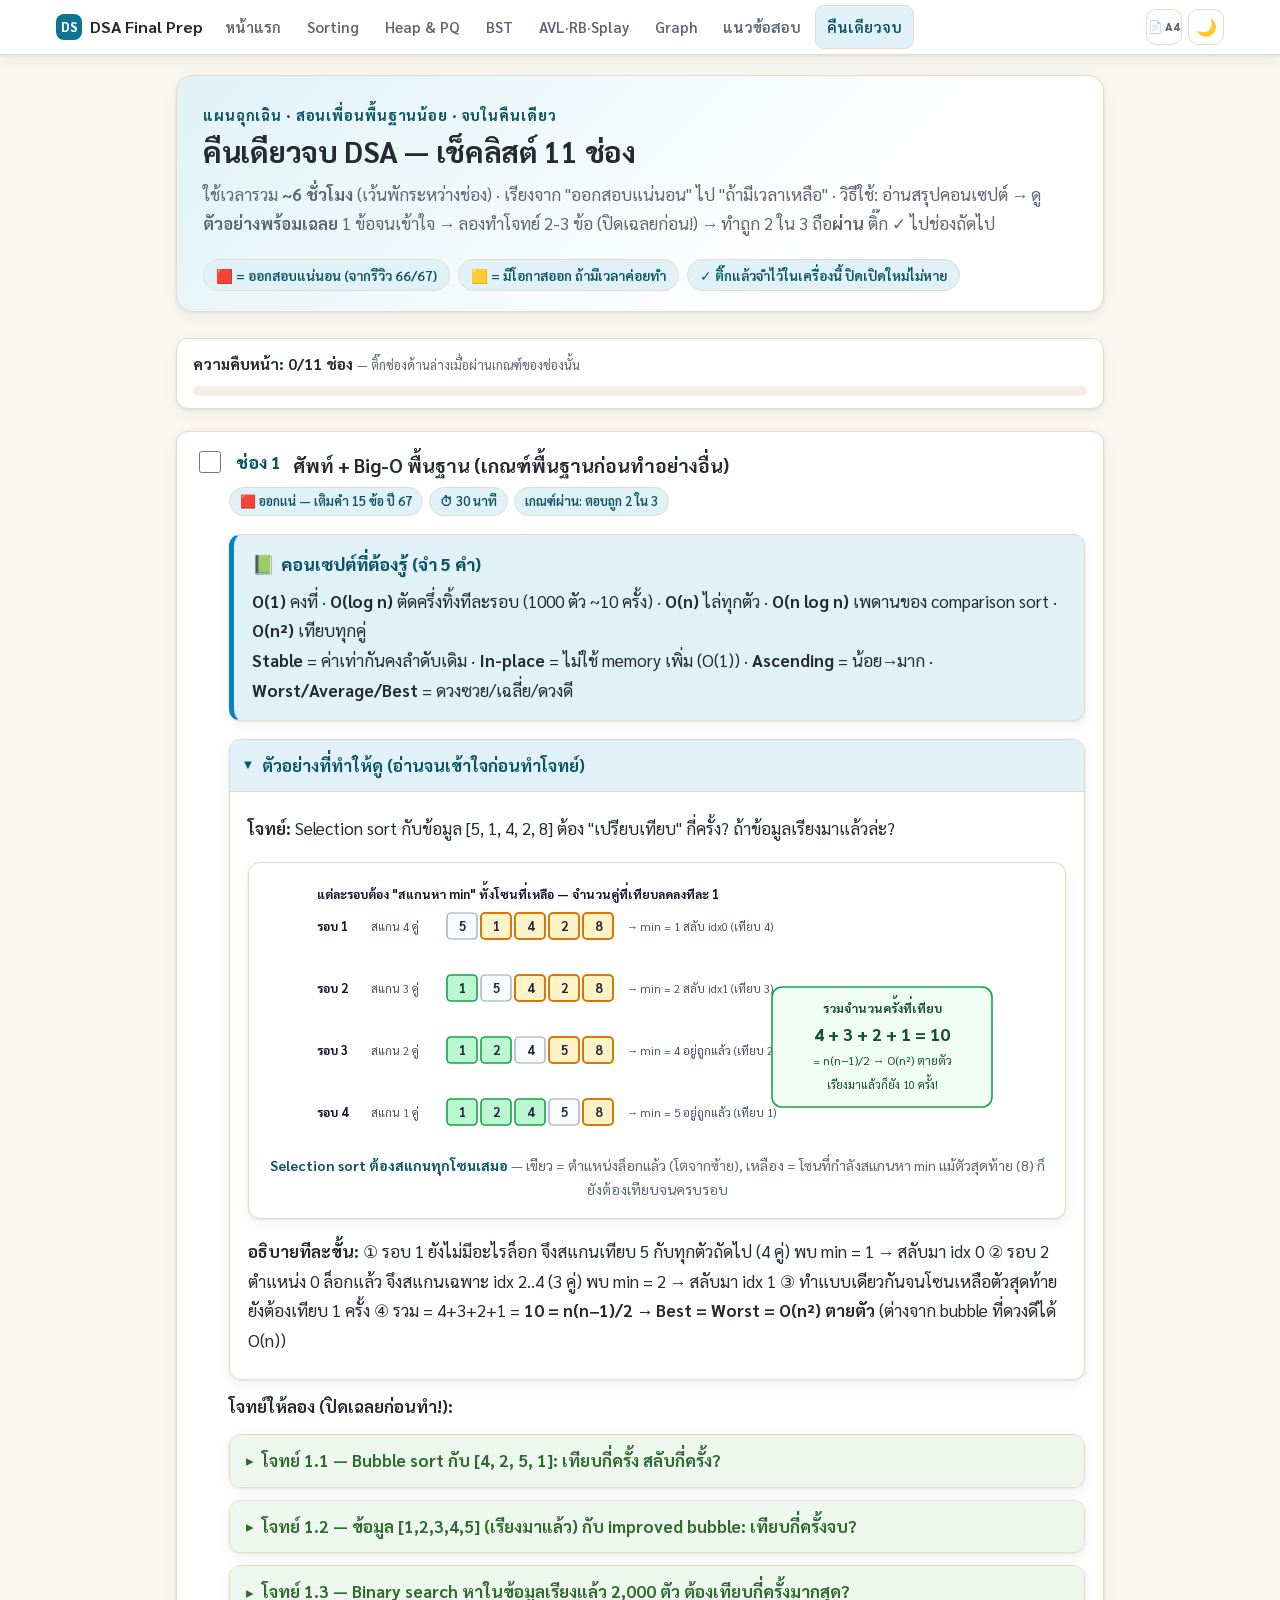
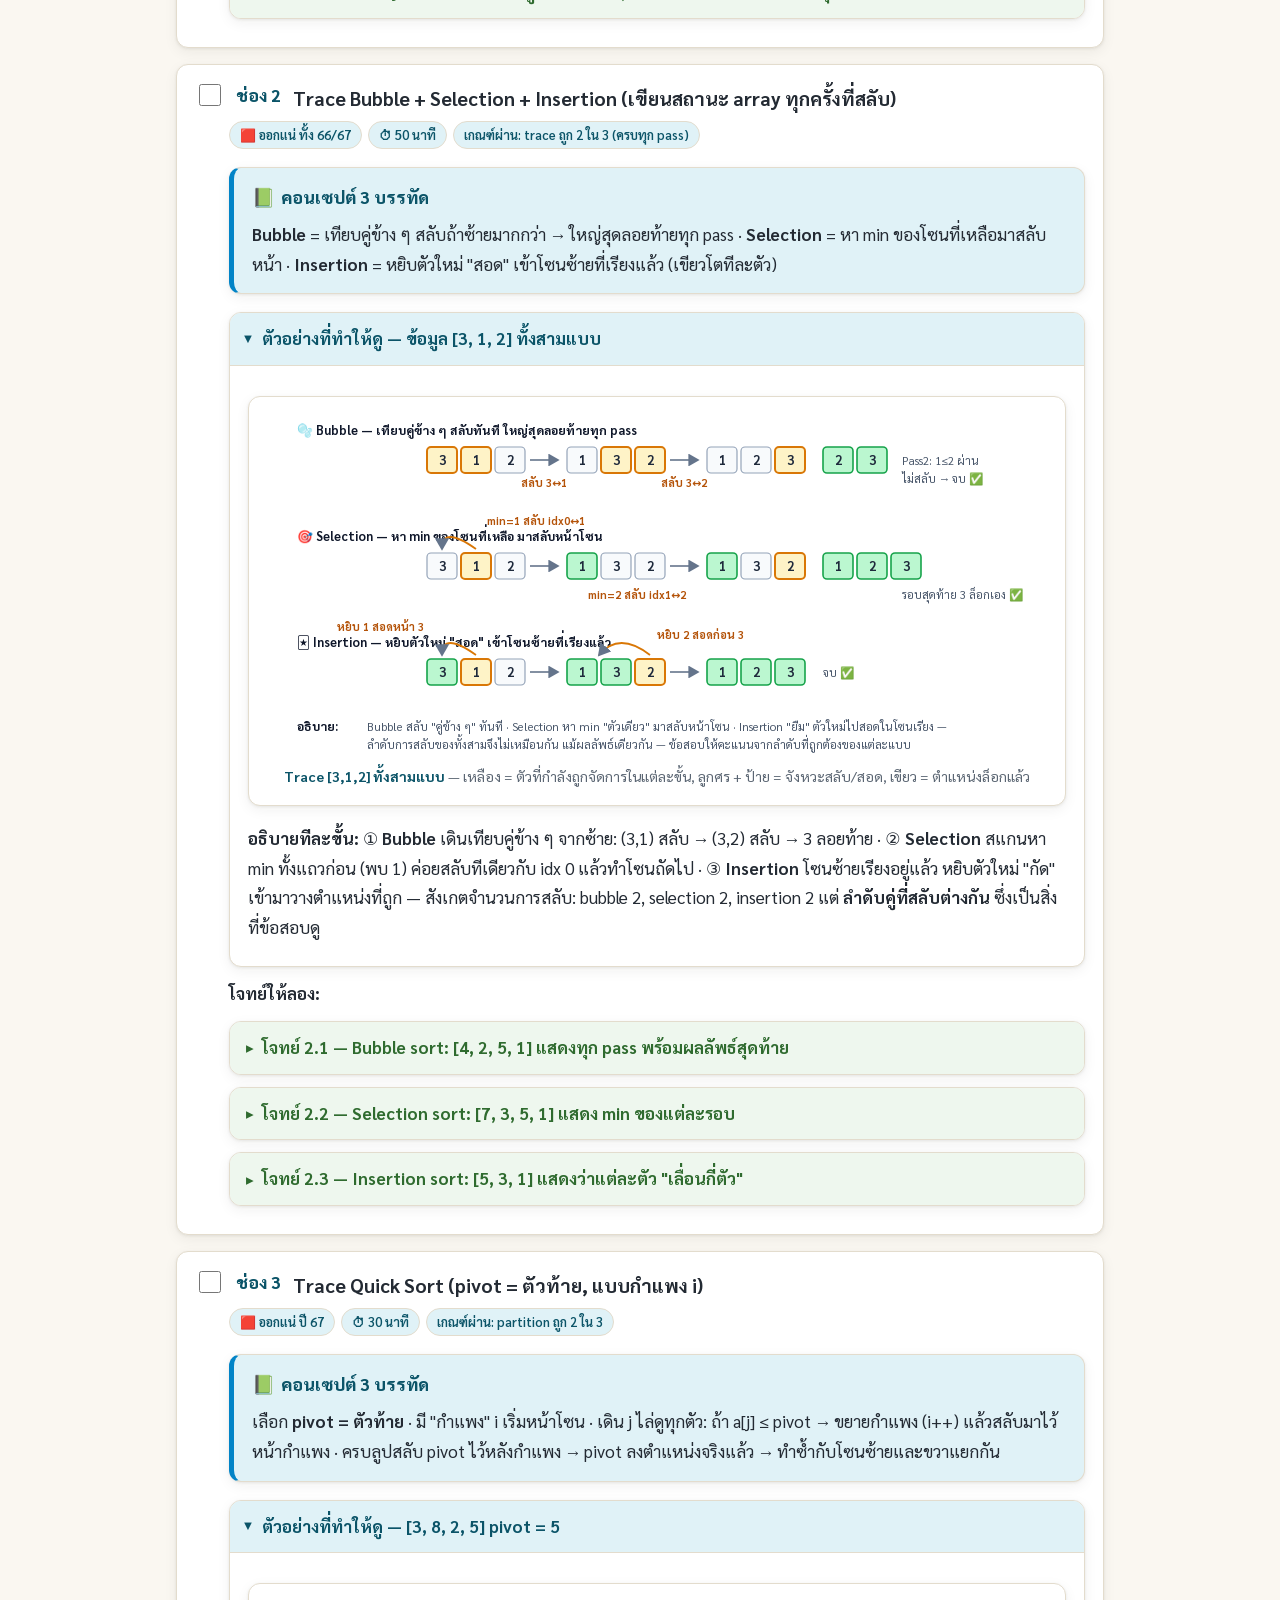
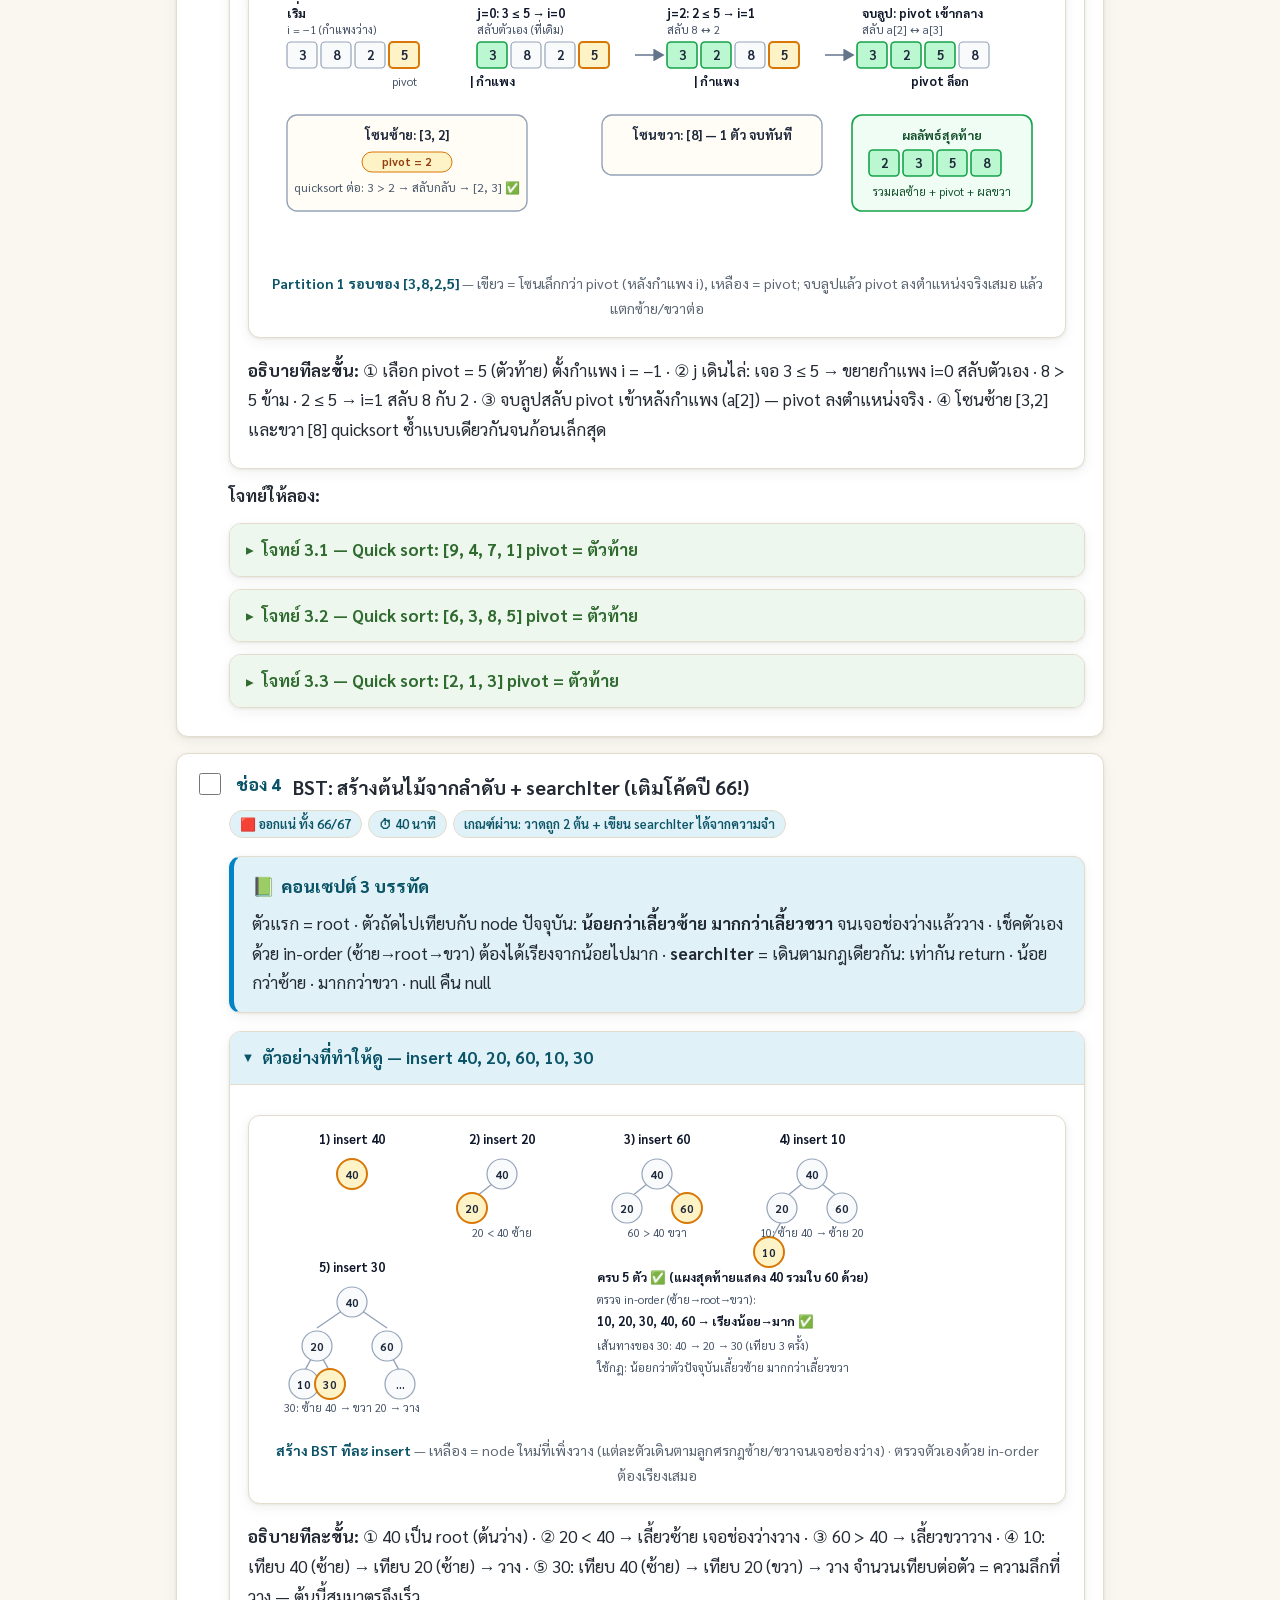
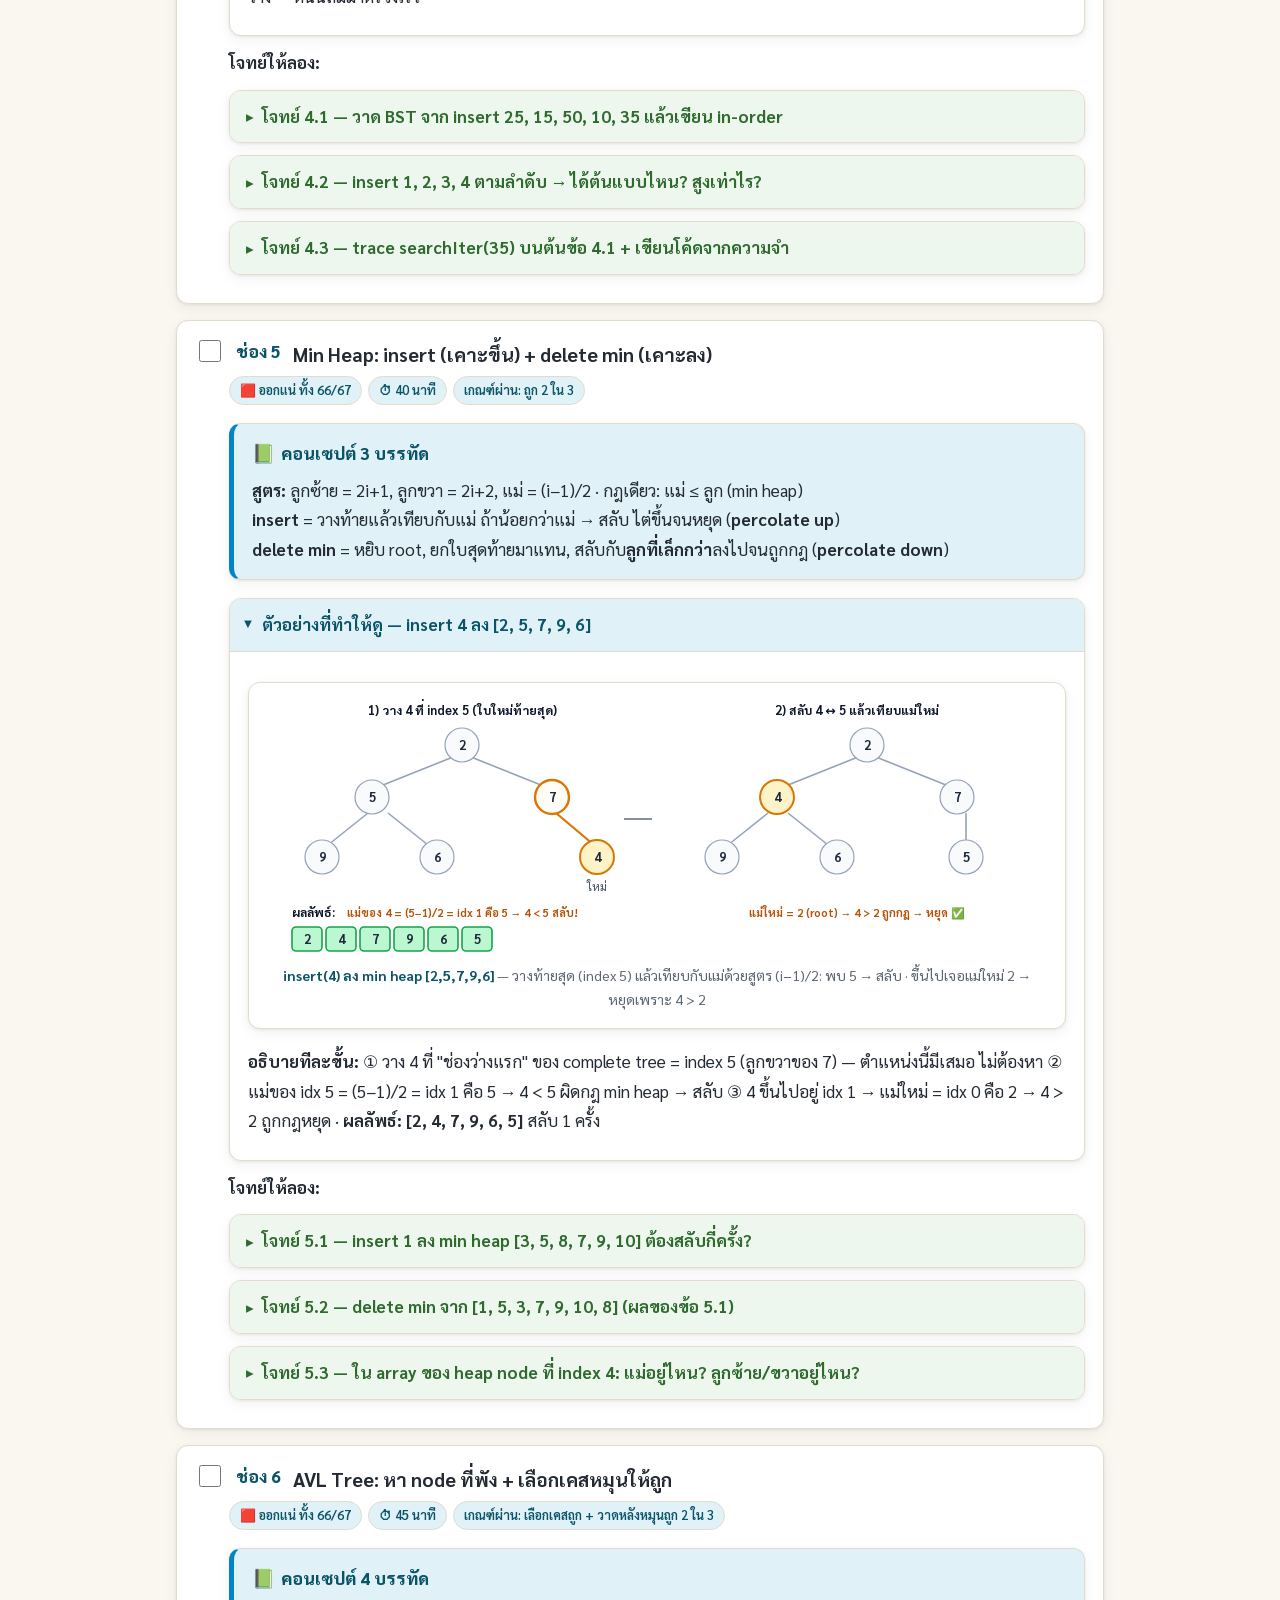
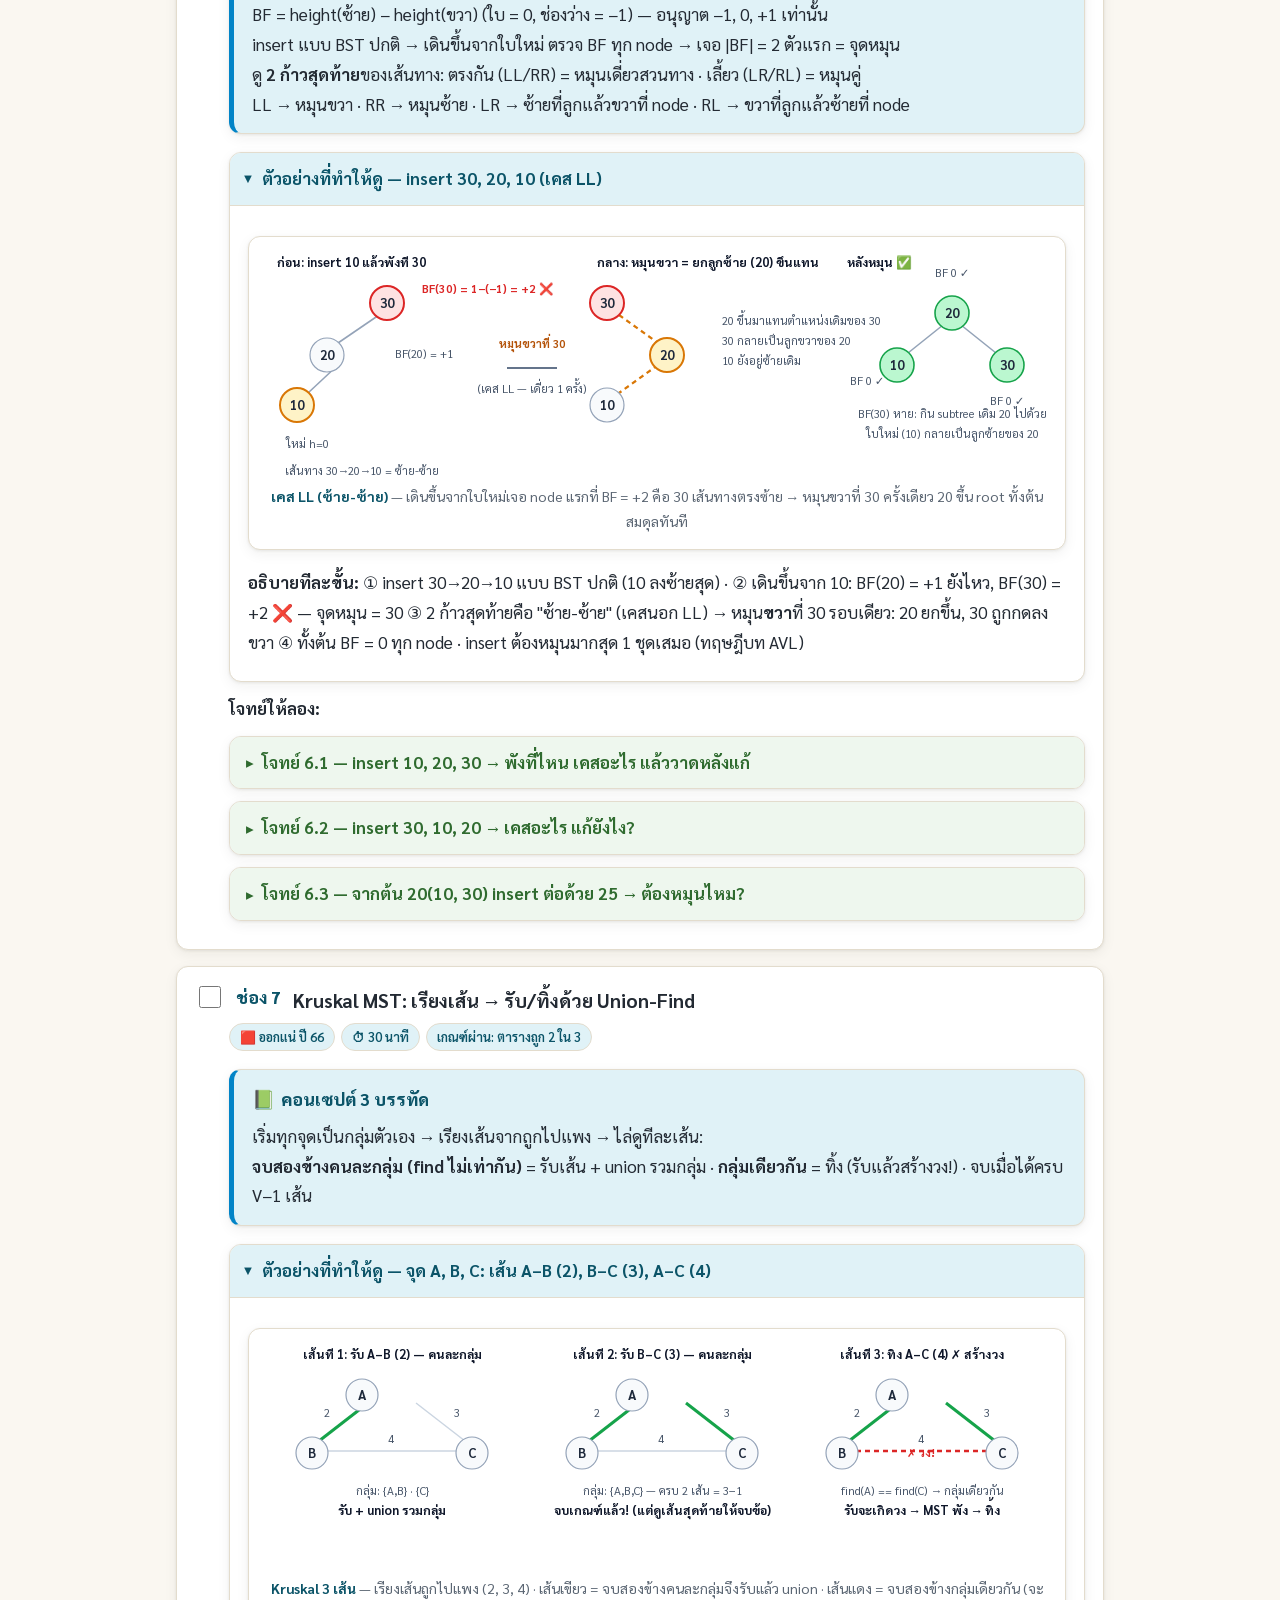
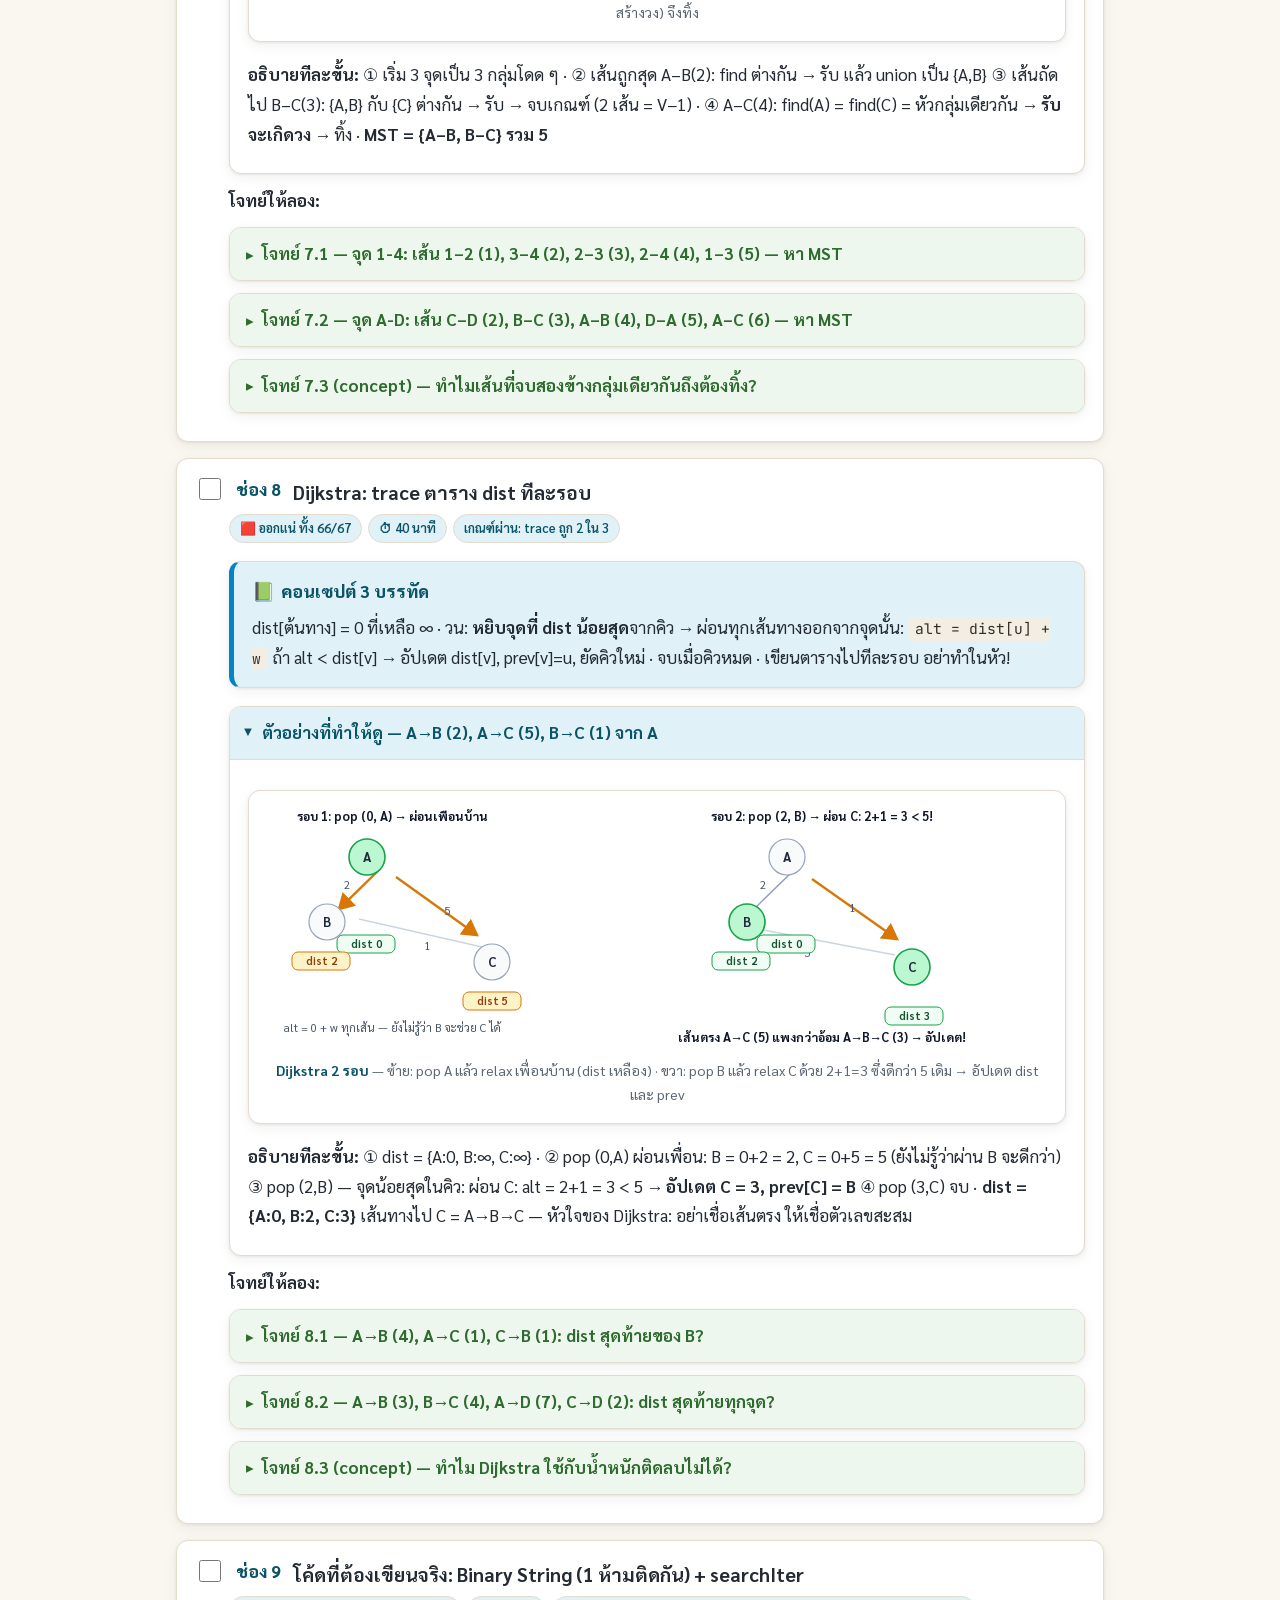
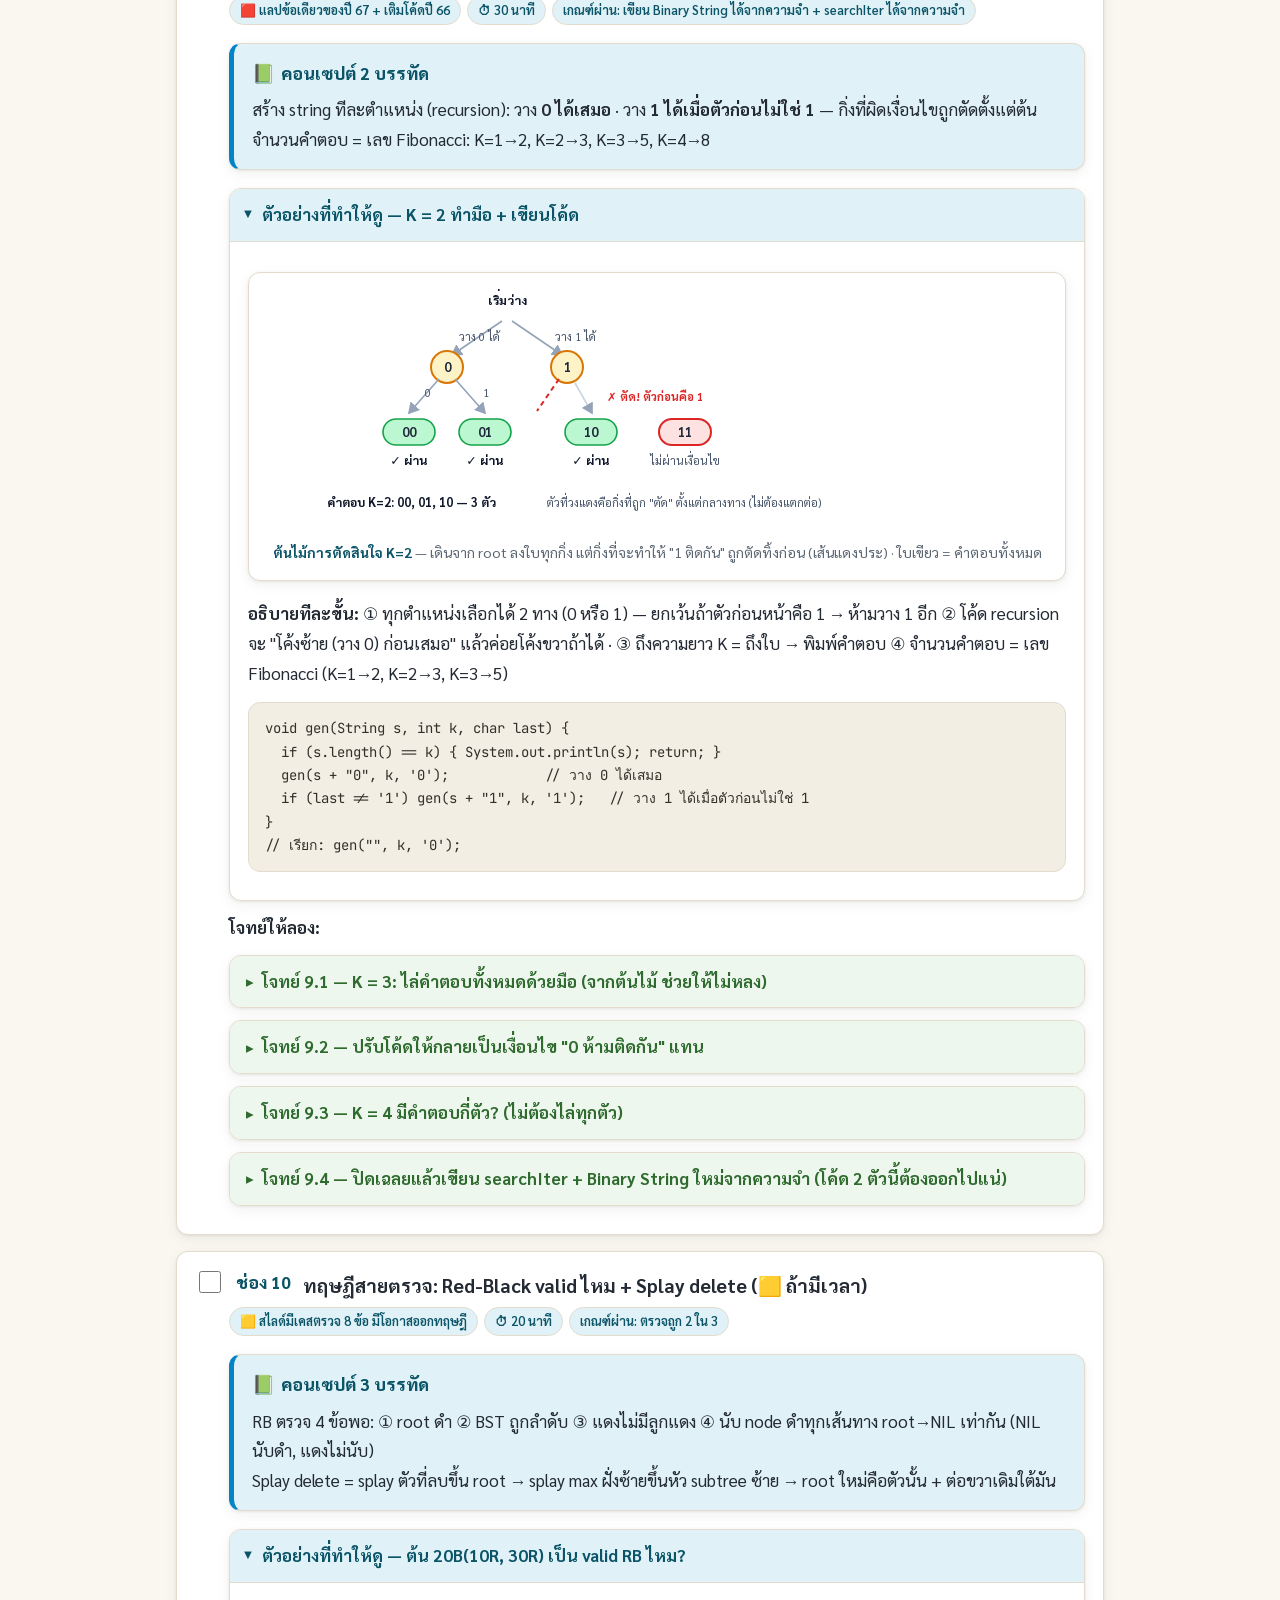
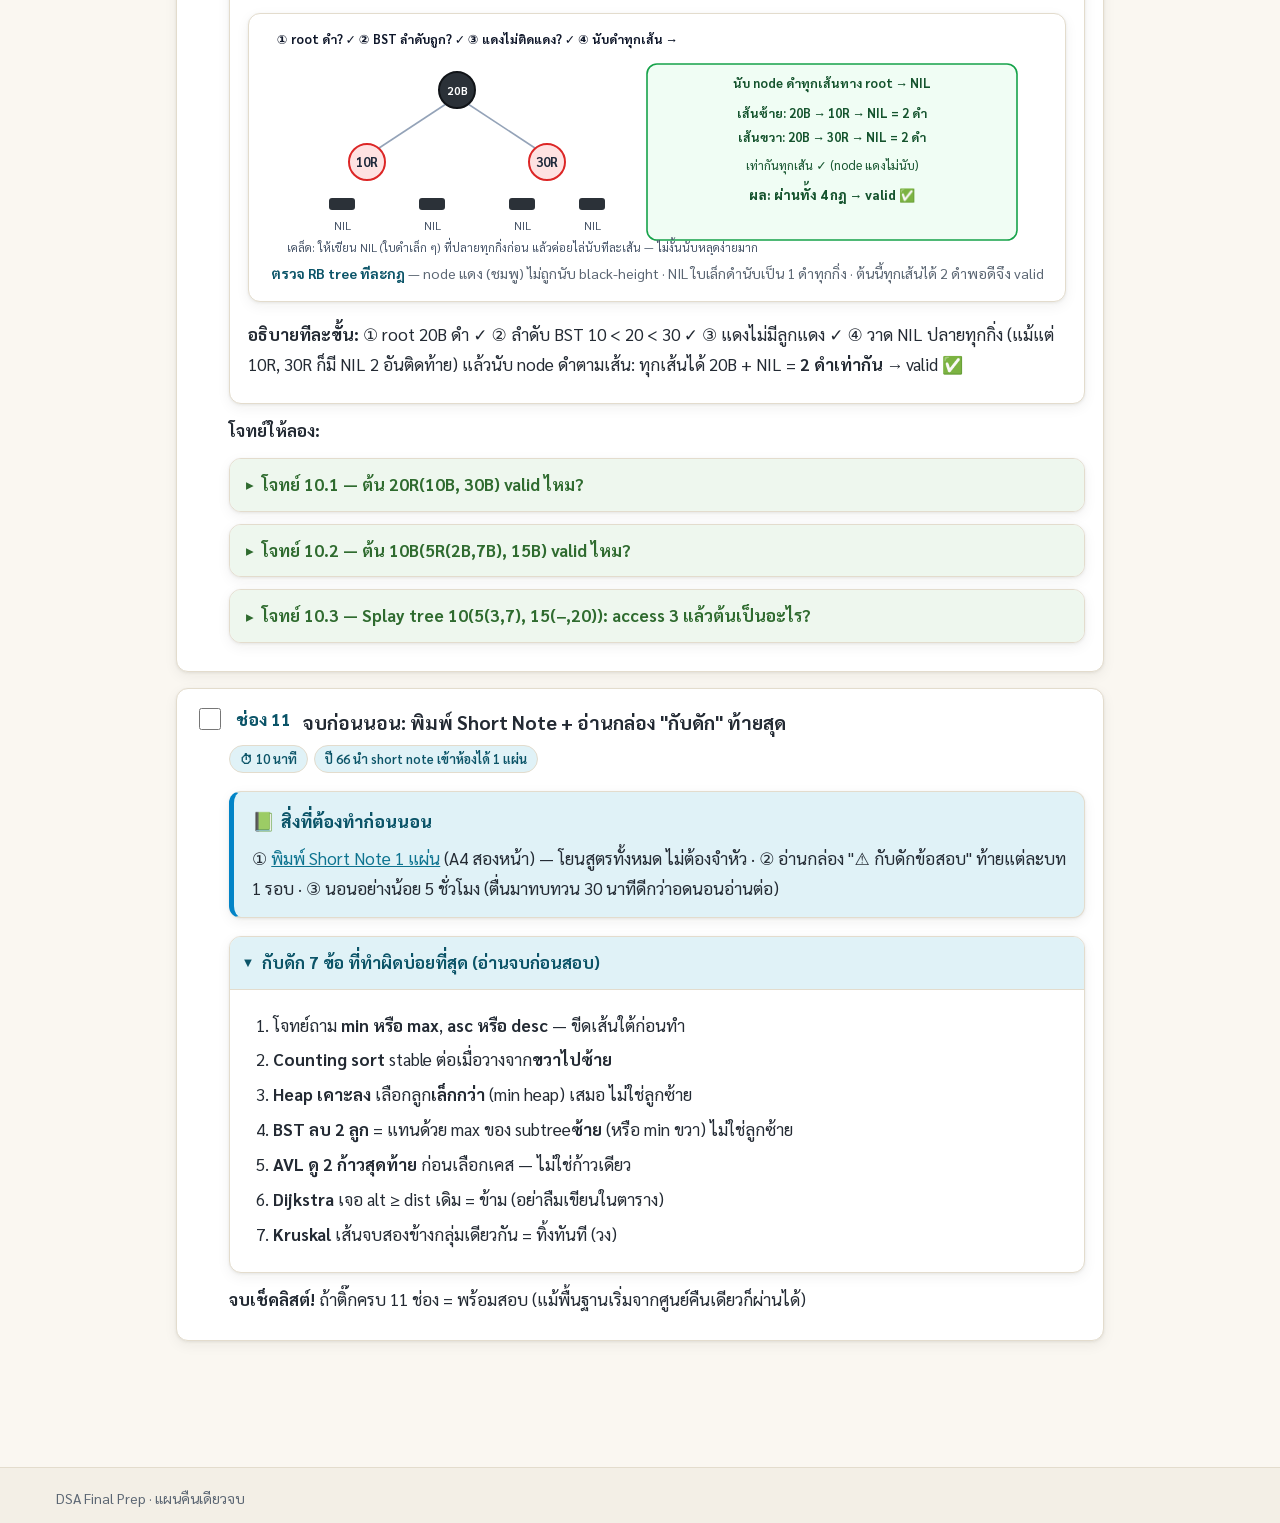
<file: onenight.html>
<!DOCTYPE html>
<html lang="th">
<head>
<meta charset="UTF-8">
<meta name="viewport" content="width=device-width, initial-scale=1.0">
<meta name="referrer" content="no-referrer">
<title>คืนเดียวจบ — แผนซ้อมก่อนสอบ DSA</title>
<link rel="icon" href="data:image/svg+xml,%3Csvg xmlns=%27http://www.w3.org/2000/svg%27 viewBox=%270 0 32 32%27%3E%3Crect width=%2732%27 height=%2732%27 rx=%278%27 fill=%27%230e7490%27/%3E%3Ctext x=%2716%27 y=%2722%27 font-size=%2716%27 font-weight=%27bold%27 text-anchor=%27middle%27 fill=%27white%27 font-family=%27sans-serif%27%3EDS%3C/text%3E%3C/svg%3E">
<link rel="preconnect" href="https://fonts.googleapis.com">
<link rel="preconnect" href="https://fonts.gstatic.com" crossorigin>
<link href="https://fonts.googleapis.com/css2?family=Sarabun:wght@400;500;600;700;800&family=JetBrains+Mono:wght@400;600&display=swap" rel="stylesheet">
<link rel="stylesheet" href="assets/style.css">
<style>
/* ---------- one-night checklist ---------- */
.on-progress-wrap { position: sticky; top: 66px; z-index: 40; background: var(--card); border: 1px solid var(--line); border-radius: var(--radius); padding: 12px 16px; margin-bottom: 22px; box-shadow: var(--shadow); }
.on-progress-bar-bg { height: 10px; background: var(--bg-soft); border-radius: 999px; overflow: hidden; margin-top: 8px; }
.on-progress-bar { height: 100%; width: 0%; background: var(--accent); border-radius: 999px; transition: width .3s; }
.on-progress-text { font-weight: 700; font-size: .95rem; }
.on-progress-text small { color: var(--ink-soft); font-weight: 400; }
.on-item { background: var(--card); border: 1px solid var(--line); border-radius: var(--radius); padding: 16px 18px; margin: 16px 0; box-shadow: var(--shadow); scroll-margin-top: 130px; }
.on-item.done { border-color: #16a34a; }
.on-head { display: flex; align-items: flex-start; gap: 12px; }
.on-head input[type=checkbox] { width: 22px; height: 22px; margin-top: 3px; accent-color: var(--accent); cursor: pointer; flex: none; }
.on-head .on-num { font-weight: 800; color: var(--accent-ink); font-size: 1.05rem; white-space: nowrap; }
.on-head h2 { border: none; margin: 0; padding: 0; font-size: 1.2rem; flex: 1; }
.on-meta { display: flex; flex-wrap: wrap; gap: 6px; margin: 6px 0 10px 34px; }
.on-meta .chip { font-size: .8rem; padding: 2px 10px; }
.on-body { margin-left: 34px; }
.on-item.done .on-head h2 { text-decoration: line-through; opacity: .6; }
@media (max-width: 700px) { .on-body, .on-meta { margin-left: 0; } }
details.ex > summary { background: var(--accent-soft); color: var(--accent-ink); }
details.ex[open] > summary::before { transform: rotate(90deg); }
</style>
</head>
<body>
<div id="progress"></div>
<header class="site">
  <div class="site-inner">
    <a class="brand" href="index.html"><span class="logo">DS</span>DSA Final Prep</a>
    <nav class="main">
      <a href="index.html">หน้าแรก</a>
      <a href="sorting.html">Sorting</a>
      <a href="heap.html">Heap &amp; PQ</a>
      <a href="bst.html">BST</a>
      <a href="avltree.html">AVL·RB·Splay</a>
      <a href="graph.html">Graph</a>
      <a href="exam.html">แนวข้อสอบ</a>
      <a href="onenight.html" class="active">คืนเดียวจบ</a>
    </nav>
    <div class="header-actions">
      <a class="icon-btn" href="short-note.html" title="Short Note 1 แผ่น (พิมพ์ได้)" style="text-decoration:none;font-size:.72rem;font-weight:800">📄 A4</a>
      <button class="icon-btn" data-action="toggle-theme" title="สลับธีมมืด/สว่าง" aria-label="สลับธีม">🌙</button>
    </div>
  </div>
</header>

<div class="wrap" style="display:block; max-width: 960px;">
<section class="hero">
  <div class="kicker">แผนฉุกเฉิน · สอนเพื่อนพื้นฐานน้อย · จบในคืนเดียว</div>
  <h1>คืนเดียวจบ DSA — เช็คลิสต์ 11 ช่อง</h1>
  <p class="lead">ใช้เวลารวม <strong>~6 ชั่วโมง</strong> (เว้นพักระหว่างช่อง) · เรียงจาก "ออกสอบแน่นอน" ไป "ถ้ามีเวลาเหลือ" ·
  วิธีใช้: อ่านสรุปคอนเซปต์ → ดู <strong>ตัวอย่างพร้อมเฉลย</strong> 1 ข้อจนเข้าใจ → ลองทำโจทย์ 2-3 ข้อ (ปิดเฉลยก่อน!) →
  ทำถูก 2 ใน 3 ถือ<strong>ผ่าน</strong> ติ๊ก ✓ ไปช่องถัดไป</p>
  <div class="meta">
    <span class="chip">🟥 = ออกสอบแน่นอน (จากรีวิว 66/67)</span>
    <span class="chip">🟨 = มีโอกาสออก ถ้ามีเวลาค่อยทำ</span>
    <span class="chip">✓ ติ๊กแล้วจำไว้ในเครื่องนี้ ปิดเปิดใหม่ไม่หาย</span>
  </div>
</section>

<div class="on-progress-wrap">
  <div class="on-progress-text">ความคืบหน้า: <span id="onDone">0</span>/<span id="onTotal">11</span> ช่อง <small>— ติ๊กช่องด้านล่างเมื่อผ่านเกณฑ์ของช่องนั้น</small></div>
  <div class="on-progress-bar-bg"><div class="on-progress-bar" id="onBar"></div></div>
</div>

<!-- ช่อง 1 -->
<div class="on-item" id="it1">
  <div class="on-head">
    <input type="checkbox" data-key="it1">
    <span class="on-num">ช่อง 1</span>
    <h2>ศัพท์ + Big-O พื้นฐาน (เกณฑ์พื้นฐานก่อนทำอย่างอื่น)</h2>
  </div>
  <div class="on-meta"><span class="chip">🟥 ออกแน่ — เติมคำ 15 ข้อ ปี 67</span><span class="chip">⏱ 30 นาที</span><span class="chip">เกณฑ์ผ่าน: ตอบถูก 2 ใน 3</span></div>
  <div class="on-body">
    <div class="box basic"><div class="box-title"><span class="em">📗</span>คอนเซปต์ที่ต้องรู้ (จำ 5 คำ)</div>
    <p><strong>O(1)</strong> คงที่ · <strong>O(log n)</strong> ตัดครึ่งทิ้งทีละรอบ (1000 ตัว ~10 ครั้ง) · <strong>O(n)</strong> ไล่ทุกตัว ·
    <strong>O(n log n)</strong> เพดานของ comparison sort · <strong>O(n²)</strong> เทียบทุกคู่<br>
    <strong>Stable</strong> = ค่าเท่ากันคงลำดับเดิม · <strong>In-place</strong> = ไม่ใช้ memory เพิ่ม (O(1)) ·
    <strong>Ascending</strong> = น้อย→มาก · <strong>Worst/Average/Best</strong> = ดวงซวย/เฉลี่ย/ดวงดี</p></div>
    <details class="sol ex" open><summary>ตัวอย่างที่ทำให้ดู (อ่านจนเข้าใจก่อนทำโจทย์)</summary><div class="sol-body">
    <p><strong>โจทย์:</strong> Selection sort กับข้อมูล [5, 1, 4, 2, 8] ต้อง "เปรียบเทียบ" กี่ครั้ง? ถ้าข้อมูลเรียงมาแล้วล่ะ?</p>
    <figure class="diagram">
    <svg viewBox="0 0 720 268" width="720" role="img" aria-label="Selection sort scan visualization">
      <text x="20" y="20" class="dtag-b">แต่ละรอบต้อง "สแกนหา min" ทั้งโซนที่เหลือ — จำนวนคู่ที่เทียบลดลงทีละ 1</text>
      <text x="20" y="52" class="dtag-b">รอบ 1</text><text x="74" y="52" class="dtag">สแกน 4 คู่</text>
      <rect x="150" y="34" width="30" height="26" rx="4" class="dcell"/><text x="165" y="52" text-anchor="middle" class="dtxt">5</text>
      <rect x="184" y="34" width="30" height="26" rx="4" class="dcell hot"/><text x="199" y="52" text-anchor="middle" class="dtxt">1</text>
      <rect x="218" y="34" width="30" height="26" rx="4" class="dcell hot"/><text x="233" y="52" text-anchor="middle" class="dtxt">4</text>
      <rect x="252" y="34" width="30" height="26" rx="4" class="dcell hot"/><text x="267" y="52" text-anchor="middle" class="dtxt">2</text>
      <rect x="286" y="34" width="30" height="26" rx="4" class="dcell hot"/><text x="301" y="52" text-anchor="middle" class="dtxt">8</text>
      <text x="330" y="52" class="dtag">→ min = 1 สลับ idx0 (เทียบ 4)</text>
      <text x="20" y="114" class="dtag-b">รอบ 2</text><text x="74" y="114" class="dtag">สแกน 3 คู่</text>
      <rect x="150" y="96" width="30" height="26" rx="4" class="dcell good"/><text x="165" y="114" text-anchor="middle" class="dtxt">1</text>
      <rect x="184" y="96" width="30" height="26" rx="4" class="dcell"/><text x="199" y="114" text-anchor="middle" class="dtxt">5</text>
      <rect x="218" y="96" width="30" height="26" rx="4" class="dcell hot"/><text x="233" y="114" text-anchor="middle" class="dtxt">4</text>
      <rect x="252" y="96" width="30" height="26" rx="4" class="dcell hot"/><text x="267" y="114" text-anchor="middle" class="dtxt">2</text>
      <rect x="286" y="96" width="30" height="26" rx="4" class="dcell hot"/><text x="301" y="114" text-anchor="middle" class="dtxt">8</text>
      <text x="330" y="114" class="dtag">→ min = 2 สลับ idx1 (เทียบ 3)</text>
      <text x="20" y="176" class="dtag-b">รอบ 3</text><text x="74" y="176" class="dtag">สแกน 2 คู่</text>
      <rect x="150" y="158" width="30" height="26" rx="4" class="dcell good"/><text x="165" y="176" text-anchor="middle" class="dtxt">1</text>
      <rect x="184" y="158" width="30" height="26" rx="4" class="dcell good"/><text x="199" y="176" text-anchor="middle" class="dtxt">2</text>
      <rect x="218" y="158" width="30" height="26" rx="4" class="dcell"/><text x="233" y="176" text-anchor="middle" class="dtxt">4</text>
      <rect x="252" y="158" width="30" height="26" rx="4" class="dcell hot"/><text x="267" y="176" text-anchor="middle" class="dtxt">5</text>
      <rect x="286" y="158" width="30" height="26" rx="4" class="dcell hot"/><text x="301" y="176" text-anchor="middle" class="dtxt">8</text>
      <text x="330" y="176" class="dtag">→ min = 4 อยู่ถูกแล้ว (เทียบ 2)</text>
      <text x="20" y="238" class="dtag-b">รอบ 4</text><text x="74" y="238" class="dtag">สแกน 1 คู่</text>
      <rect x="150" y="220" width="30" height="26" rx="4" class="dcell good"/><text x="165" y="238" text-anchor="middle" class="dtxt">1</text>
      <rect x="184" y="220" width="30" height="26" rx="4" class="dcell good"/><text x="199" y="238" text-anchor="middle" class="dtxt">2</text>
      <rect x="218" y="220" width="30" height="26" rx="4" class="dcell good"/><text x="233" y="238" text-anchor="middle" class="dtxt">4</text>
      <rect x="252" y="220" width="30" height="26" rx="4" class="dcell"/><text x="267" y="238" text-anchor="middle" class="dtxt">5</text>
      <rect x="286" y="220" width="30" height="26" rx="4" class="dcell hot"/><text x="301" y="238" text-anchor="middle" class="dtxt">8</text>
      <text x="330" y="238" class="dtag">→ min = 5 อยู่ถูกแล้ว (เทียบ 1)</text>
      <rect x="475" y="108" width="220" height="120" rx="10" fill="#f0fdf4" stroke="#16a34a" stroke-width="1.6"/>
      <text x="585" y="134" text-anchor="middle" font-size="12.5" font-weight="700" fill="#14532d">รวมจำนวนครั้งที่เทียบ</text>
      <text x="585" y="162" text-anchor="middle" font-size="17" font-weight="800" fill="#14532d">4 + 3 + 2 + 1 = 10</text>
      <text x="585" y="186" text-anchor="middle" font-size="12" fill="#14532d">= n(n−1)/2 → O(n²) ตายตัว</text>
      <text x="585" y="210" text-anchor="middle" font-size="11.5" fill="#14532d">เรียงมาแล้วก็ยัง 10 ครั้ง!</text>
    </svg>
    <figcaption><b>Selection sort ต้องสแกนทุกโซนเสมอ</b> — เขียว = ตำแหน่งล็อกแล้ว (โตจากซ้าย), เหลือง = โซนที่กำลังสแกนหา min แม้ตัวสุดท้าย (8) ก็ยังต้องเทียบจนครบรอบ</figcaption>
    </figure>
    <p><strong>อธิบายทีละขั้น:</strong> ① รอบ 1 ยังไม่มีอะไรล็อก จึงสแกนเทียบ 5 กับทุกตัวถัดไป (4 คู่) พบ min = 1 → สลับมา idx 0
    ② รอบ 2 ตำแหน่ง 0 ล็อกแล้ว จึงสแกนเฉพาะ idx 2..4 (3 คู่) พบ min = 2 → สลับมา idx 1
    ③ ทำแบบเดียวกันจนโซนเหลือตัวสุดท้าย ยังต้องเทียบ 1 ครั้ง
    ④ รวม = 4+3+2+1 = <strong>10 = n(n−1)/2 → Best = Worst = O(n²) ตายตัว</strong> (ต่างจาก bubble ที่ดวงดีได้ O(n))</p>
    </div></details>
    <p style="margin:10px 0 4px"><strong>โจทย์ให้ลอง (ปิดเฉลยก่อนทำ!):</strong></p>
    <details class="sol"><summary>โจทย์ 1.1 — Bubble sort กับ [4, 2, 5, 1]: เทียบกี่ครั้ง สลับกี่ครั้ง?</summary><div class="sol-body">
    <p><strong>เทียบ 6 ครั้ง</strong> (Pass 1 เทียบ 3 คู่, Pass 2 เทียบ 2, Pass 3 เทียบ 1 = 3+2+1)<br>
    <strong>สลับ 3 ครั้ง:</strong> Pass1: (4,2)สลับ → [2,4,5,1], (5,1)สลับ → [2,4,1,5] · Pass2: (4,1)สลับ → [2,1,4,5] · Pass3: (2,1)ไม่สลับ? — <strong>สลับ!</strong> → [1,2,4,5] รวม <strong>4 ครั้ง</strong></p>
    <p class="small">ตรวจ: ให้เขียนสถานะ array ใหม่ทุกครั้งที่สลับ จะไม่หลง</p>
    </div></details>
    <details class="sol"><summary>โจทย์ 1.2 — ข้อมูล [1,2,3,4,5] (เรียงมาแล้ว) กับ improved bubble: เทียบกี่ครั้งจบ?</summary><div class="sol-body">
    <p><strong>4 ครั้ง</strong> — Pass 1 เทียบ 4 คู่ ไม่มีสลับเลย → โค้ด improved จะ break ทันที จบที่ <strong>O(n)</strong>
    (ต่างจากแบบ naïve ที่ยังวนต่อเป็น O(n²)) — นี่คือเหตุผล best case ของ bubble = O(n)</p>
    </div></details>
    <details class="sol"><summary>โจทย์ 1.3 — Binary search หาในข้อมูลเรียงแล้ว 2,000 ตัว ต้องเทียบกี่ครั้งมากสุด?</summary><div class="sol-body">
    <p><strong>~11 ครั้ง</strong> — เพราะ 2¹⁰ = 1024 &lt; 2000 ≤ 2¹¹ = 2048 → log₂(2000) ≈ 10.97 → ตัดครึ่ง 11 ทีหมด
    (เทียบกับ linear search ที่อาจต้อง 2,000 ครั้ง — นี่คือพลังของ O(log n))</p>
    </div></details>
  </div>
</div>

<!-- ช่อง 2 -->
<div class="on-item" id="it2">
  <div class="on-head">
    <input type="checkbox" data-key="it2">
    <span class="on-num">ช่อง 2</span>
    <h2>Trace Bubble + Selection + Insertion (เขียนสถานะ array ทุกครั้งที่สลับ)</h2>
  </div>
  <div class="on-meta"><span class="chip">🟥 ออกแน่ ทั้ง 66/67</span><span class="chip">⏱ 50 นาที</span><span class="chip">เกณฑ์ผ่าน: trace ถูก 2 ใน 3 (ครบทุก pass)</span></div>
  <div class="on-body">
    <div class="box basic"><div class="box-title"><span class="em">📗</span>คอนเซปต์ 3 บรรทัด</div>
    <p><strong>Bubble</strong> = เทียบคู่ข้าง ๆ สลับถ้าซ้ายมากกว่า → ใหญ่สุดลอยท้ายทุก pass ·
    <strong>Selection</strong> = หา min ของโซนที่เหลือมาสลับหน้า ·
    <strong>Insertion</strong> = หยิบตัวใหม่ "สอด" เข้าโซนซ้ายที่เรียงแล้ว (เขียวโตทีละตัว)</p></div>
    <details class="sol ex" open><summary>ตัวอย่างที่ทำให้ดู — ข้อมูล [3, 1, 2] ทั้งสามแบบ</summary><div class="sol-body">
    <figure class="diagram">
    <svg viewBox="0 0 760 345" width="760" role="img" aria-label="Three sorts trace [3,1,2]">
      <defs><marker id="dArwT" markerWidth="8" markerHeight="8" refX="6" refY="4" orient="auto"><path d="M0,0 L7,4 L0,8 z" fill="#64748b"/></marker></defs>
      <text x="20" y="22" class="dtag-b">🫧 Bubble — เทียบคู่ข้าง ๆ สลับทันที ใหญ่สุดลอยท้ายทุก pass</text>
      <rect x="150" y="34" width="30" height="26" rx="4" class="dcell hot"/><text x="165" y="52" text-anchor="middle" class="dtxt">3</text>
      <rect x="184" y="34" width="30" height="26" rx="4" class="dcell hot"/><text x="199" y="52" text-anchor="middle" class="dtxt">1</text>
      <rect x="218" y="34" width="30" height="26" rx="4" class="dcell"/><text x="233" y="52" text-anchor="middle" class="dtxt">2</text>
      <line x1="253" y1="47" x2="281" y2="47" stroke="#64748b" stroke-width="1.6" marker-end="url(#dArwT)"/>
      <text x="267" y="74" text-anchor="middle" class="dswap">สลับ 3↔1</text>
      <rect x="290" y="34" width="30" height="26" rx="4" class="dcell"/><text x="305" y="52" text-anchor="middle" class="dtxt">1</text>
      <rect x="324" y="34" width="30" height="26" rx="4" class="dcell hot"/><text x="339" y="52" text-anchor="middle" class="dtxt">3</text>
      <rect x="358" y="34" width="30" height="26" rx="4" class="dcell hot"/><text x="373" y="52" text-anchor="middle" class="dtxt">2</text>
      <line x1="393" y1="47" x2="421" y2="47" stroke="#64748b" stroke-width="1.6" marker-end="url(#dArwT)"/>
      <text x="407" y="74" text-anchor="middle" class="dswap">สลับ 3↔2</text>
      <rect x="430" y="34" width="30" height="26" rx="4" class="dcell"/><text x="445" y="52" text-anchor="middle" class="dtxt">1</text>
      <rect x="464" y="34" width="30" height="26" rx="4" class="dcell"/><text x="479" y="52" text-anchor="middle" class="dtxt">2</text>
      <rect x="498" y="34" width="30" height="26" rx="4" class="dcell hot"/><text x="513" y="52" text-anchor="middle" class="dtxt">3</text>
      <rect x="546" y="34" width="30" height="26" rx="4" class="dcell good"/><text x="561" y="52" text-anchor="middle" class="dtxt">2</text>
      <rect x="580" y="34" width="30" height="26" rx="4" class="dcell good"/><text x="595" y="52" text-anchor="middle" class="dtxt">3</text>
      <text x="625" y="52" class="dtag">Pass2: 1≤2 ผ่าน</text>
      <text x="625" y="70" class="dtag">ไม่สลับ → จบ ✅</text>

      <text x="20" y="128" class="dtag-b">🎯 Selection — หา min ของโซนที่เหลือ มาสลับหน้าโซน</text>
      <rect x="150" y="140" width="30" height="26" rx="4" class="dcell"/><text x="165" y="158" text-anchor="middle" class="dtxt">3</text>
      <rect x="184" y="140" width="30" height="26" rx="4" class="dcell hot"/><text x="199" y="158" text-anchor="middle" class="dtxt">1</text>
      <rect x="218" y="140" width="30" height="26" rx="4" class="dcell"/><text x="233" y="158" text-anchor="middle" class="dtxt">2</text>
      <path d="M 199 136 Q 165 112 165 136" fill="none" stroke="#d97706" stroke-width="1.8" marker-end="url(#dArwT)"/>
      <text x="210" y="112" class="dswap">min=1 สลับ idx0↔1</text>
      <line x1="253" y1="153" x2="281" y2="153" stroke="#64748b" stroke-width="1.6" marker-end="url(#dArwT)"/>
      <rect x="290" y="140" width="30" height="26" rx="4" class="dcell good"/><text x="305" y="158" text-anchor="middle" class="dtxt">1</text>
      <rect x="324" y="140" width="30" height="26" rx="4" class="dcell"/><text x="339" y="158" text-anchor="middle" class="dtxt">3</text>
      <rect x="358" y="140" width="30" height="26" rx="4" class="dcell"/><text x="373" y="158" text-anchor="middle" class="dtxt">2</text>
      <line x1="393" y1="153" x2="421" y2="153" stroke="#64748b" stroke-width="1.6" marker-end="url(#dArwT)"/>
      <text x="360" y="186" text-anchor="middle" class="dswap">min=2 สลับ idx1↔2</text>
      <rect x="430" y="140" width="30" height="26" rx="4" class="dcell good"/><text x="445" y="158" text-anchor="middle" class="dtxt">1</text>
      <rect x="464" y="140" width="30" height="26" rx="4" class="dcell"/><text x="479" y="158" text-anchor="middle" class="dtxt">3</text>
      <rect x="498" y="140" width="30" height="26" rx="4" class="dcell hot"/><text x="513" y="158" text-anchor="middle" class="dtxt">2</text>
      <rect x="546" y="140" width="30" height="26" rx="4" class="dcell good"/><text x="561" y="158" text-anchor="middle" class="dtxt">1</text>
      <rect x="580" y="140" width="30" height="26" rx="4" class="dcell good"/><text x="595" y="158" text-anchor="middle" class="dtxt">2</text>
      <rect x="614" y="140" width="30" height="26" rx="4" class="dcell good"/><text x="629" y="158" text-anchor="middle" class="dtxt">3</text>
      <text x="625" y="186" class="dtag">รอบสุดท้าย 3 ล็อกเอง ✅</text>

      <text x="20" y="234" class="dtag-b">🃏 Insertion — หยิบตัวใหม่ "สอด" เข้าโซนซ้ายที่เรียงแล้ว</text>
      <rect x="150" y="246" width="30" height="26" rx="4" class="dcell good"/><text x="165" y="264" text-anchor="middle" class="dtxt">3</text>
      <rect x="184" y="246" width="30" height="26" rx="4" class="dcell hot"/><text x="199" y="264" text-anchor="middle" class="dtxt">1</text>
      <rect x="218" y="246" width="30" height="26" rx="4" class="dcell"/><text x="233" y="264" text-anchor="middle" class="dtxt">2</text>
      <path d="M 199 242 Q 165 218 165 242" fill="none" stroke="#d97706" stroke-width="1.8" marker-end="url(#dArwT)"/>
      <text x="60" y="218" class="dswap">หยิบ 1 สอดหน้า 3</text>
      <line x1="253" y1="259" x2="281" y2="259" stroke="#64748b" stroke-width="1.6" marker-end="url(#dArwT)"/>
      <rect x="290" y="246" width="30" height="26" rx="4" class="dcell good"/><text x="305" y="264" text-anchor="middle" class="dtxt">1</text>
      <rect x="324" y="246" width="30" height="26" rx="4" class="dcell good"/><text x="339" y="264" text-anchor="middle" class="dtxt">3</text>
      <rect x="358" y="246" width="30" height="26" rx="4" class="dcell hot"/><text x="373" y="264" text-anchor="middle" class="dtxt">2</text>
      <path d="M 373 242 Q 342 218 322 242" fill="none" stroke="#d97706" stroke-width="1.8" marker-end="url(#dArwT)"/>
      <text x="380" y="226" class="dswap">หยิบ 2 สอดก่อน 3</text>
      <line x1="393" y1="259" x2="421" y2="259" stroke="#64748b" stroke-width="1.6" marker-end="url(#dArwT)"/>
      <rect x="430" y="246" width="30" height="26" rx="4" class="dcell good"/><text x="445" y="264" text-anchor="middle" class="dtxt">1</text>
      <rect x="464" y="246" width="30" height="26" rx="4" class="dcell good"/><text x="479" y="264" text-anchor="middle" class="dtxt">2</text>
      <rect x="498" y="246" width="30" height="26" rx="4" class="dcell good"/><text x="513" y="264" text-anchor="middle" class="dtxt">3</text>
      <text x="546" y="264" class="dtag">จบ ✅</text>

      <text x="20" y="318" class="dtag-b">อธิบาย:</text>
      <text x="90" y="318" class="dtag">Bubble สลับ "คู่ข้าง ๆ" ทันที · Selection หา min "ตัวเดียว" มาสลับหน้าโซน · Insertion "ยืม" ตัวใหม่ไปสอดในโซนเรียง —</text>
      <text x="90" y="336" class="dtag">ลำดับการสลับของทั้งสามจึงไม่เหมือนกัน แม้ผลลัพธ์เดียวกัน — ข้อสอบให้คะแนนจากลำดับที่ถูกต้องของแต่ละแบบ</text>
    </svg>
    <figcaption><b>Trace [3,1,2] ทั้งสามแบบ</b> — เหลือง = ตัวที่กำลังถูกจัดการในแต่ละขั้น, ลูกศร + ป้าย = จังหวะสลับ/สอด, เขียว = ตำแหน่งล็อกแล้ว</figcaption>
    </figure>
    <p><strong>อธิบายทีละขั้น:</strong> ① <strong>Bubble</strong> เดินเทียบคู่ข้าง ๆ จากซ้าย: (3,1) สลับ → (3,2) สลับ → 3 ลอยท้าย · ② <strong>Selection</strong> สแกนหา min ทั้งแถวก่อน (พบ 1) ค่อยสลับทีเดียวกับ idx 0 แล้วทำโซนถัดไป · ③ <strong>Insertion</strong> โซนซ้ายเรียงอยู่แล้ว หยิบตัวใหม่ "กัด" เข้ามาวางตำแหน่งที่ถูก — สังเกตจำนวนการสลับ: bubble 2, selection 2, insertion 2 แต่ <strong>ลำดับคู่ที่สลับต่างกัน</strong> ซึ่งเป็นสิ่งที่ข้อสอบดู</p>
    </div></details>
    <p style="margin:10px 0 4px"><strong>โจทย์ให้ลอง:</strong></p>
    <details class="sol"><summary>โจทย์ 2.1 — Bubble sort: [4, 2, 5, 1] แสดงทุก pass พร้อมผลลัพธ์สุดท้าย</summary><div class="sol-body">
    <p>Pass 1: (4,2)สลับ → [2,4,5,1] · (4,5)ผ่าน · (5,1)สลับ → [2,4,1,5] — จบ pass: <strong>[2,4,1,5]</strong> (5 ล็อก)<br>
    Pass 2: (2,4)ผ่าน · (4,1)สลับ → [2,1,4,5] — จบ pass: <strong>[2,1,4,5]</strong> (4,5 ล็อก)<br>
    Pass 3: (2,1)สลับ → [1,2,4,5] — จบ pass ✅ (improved จะตรวจอีก pass แล้วหยุด)</p>
    <p><strong>ผลลัพธ์สุดท้าย: [1, 2, 4, 5]</strong> — เทียบ 6 · สลับ 4</p>
    </div></details>
    <details class="sol"><summary>โจทย์ 2.2 — Selection sort: [7, 3, 5, 1] แสดง min ของแต่ละรอบ</summary><div class="sol-body">
    <p>รอบ 1: min = 1 (idx 3) → สลับกับ idx 0 → [1, 3, 5, 7]<br>
    รอบ 2: min ของ {3,5,7} = 3 → อยู่ตำแหน่งถูกแล้ว (idx 1) ไม่สลับ<br>
    รอบ 3: min ของ {5,7} = 5 → อยู่ถูกแล้ว ไม่สลับ</p>
    <p><strong>ผลลัพธ์สุดท้าย: [1, 3, 5, 7]</strong> — เทียบ 6 ครั้ง · สลับ 1 ครั้ง</p>
    </div></details>
    <details class="sol"><summary>โจทย์ 2.3 — Insertion sort: [5, 3, 1] แสดงว่าแต่ละตัว "เลื่อนกี่ตัว"</summary><div class="sol-body">
    <p>หยิบ 3 → เลื่อน 5 → [3, 5, 1] · หยิบ 1 → เลื่อน 5, 3 → [1, 3, 5] ✅</p>
    <p><strong>ผลลัพธ์สุดท้าย: [1, 3, 5]</strong> — เลื่อน 3 ครั้ง (= inversions ของ [5,3,1] คือคู่ 5-3, 5-1, 3-1)</p>
    </div></details>
  </div>
</div>

<!-- ช่อง 3 -->
<div class="on-item" id="it3">
  <div class="on-head">
    <input type="checkbox" data-key="it3">
    <span class="on-num">ช่อง 3</span>
    <h2>Trace Quick Sort (pivot = ตัวท้าย, แบบกำแพง i)</h2>
  </div>
  <div class="on-meta"><span class="chip">🟥 ออกแน่ ปี 67</span><span class="chip">⏱ 30 นาที</span><span class="chip">เกณฑ์ผ่าน: partition ถูก 2 ใน 3</span></div>
  <div class="on-body">
    <div class="box basic"><div class="box-title"><span class="em">📗</span>คอนเซปต์ 3 บรรทัด</div>
    <p>เลือก <strong>pivot = ตัวท้าย</strong> · มี "กำแพง" i เริ่มหน้าโซน · เดิน j ไล่ดูทุกตัว:
    ถ้า a[j] ≤ pivot → ขยายกำแพง (i++) แล้วสลับมาไว้หน้ากำแพง · ครบลูปสลับ pivot ไว้หลังกำแพง →
    pivot ลงตำแหน่งจริงแล้ว → ทำซ้ำกับโซนซ้ายและขวาแยกกัน</p></div>
    <details class="sol ex" open><summary>ตัวอย่างที่ทำให้ดู — [3, 8, 2, 5] pivot = 5</summary><div class="sol-body">
    <figure class="diagram">
    <svg viewBox="0 0 770 265" width="770" role="img" aria-label="Quick partition visualization">
      <defs><marker id="dArwQ2" markerWidth="8" markerHeight="8" refX="6" refY="4" orient="auto"><path d="M0,0 L7,4 L0,8 z" fill="#64748b"/></marker></defs>
      <text x="15" y="18" class="dtag-b">เริ่ม</text>
      <text x="15" y="34" class="dtag">i = −1 (กำแพงว่าง)</text>
      <rect x="15" y="42" width="30" height="26" rx="4" class="dcell"/><text x="30" y="60" text-anchor="middle" class="dtxt">3</text>
      <rect x="49" y="42" width="30" height="26" rx="4" class="dcell"/><text x="64" y="60" text-anchor="middle" class="dtxt">8</text>
      <rect x="83" y="42" width="30" height="26" rx="4" class="dcell"/><text x="98" y="60" text-anchor="middle" class="dtxt">2</text>
      <rect x="117" y="42" width="30" height="26" rx="4" class="dcell hot"/><text x="132" y="60" text-anchor="middle" class="dtxt">5</text>
      <text x="132" y="86" text-anchor="middle" class="dtag">pivot</text>

      <text x="205" y="18" class="dtag-b">j=0: 3 ≤ 5 → i=0</text>
      <text x="205" y="34" class="dtag">สลับตัวเอง (ที่เดิม)</text>
      <rect x="205" y="42" width="30" height="26" rx="4" class="dcell good"/><text x="220" y="60" text-anchor="middle" class="dtxt">3</text>
      <rect x="239" y="42" width="30" height="26" rx="4" class="dcell"/><text x="254" y="60" text-anchor="middle" class="dtxt">8</text>
      <rect x="273" y="42" width="30" height="26" rx="4" class="dcell"/><text x="288" y="60" text-anchor="middle" class="dtxt">2</text>
      <rect x="307" y="42" width="30" height="26" rx="4" class="dcell hot"/><text x="322" y="60" text-anchor="middle" class="dtxt">5</text>
      <text x="220" y="86" text-anchor="middle" class="dtag-b">| กำแพง</text>

      <text x="395" y="18" class="dtag-b">j=2: 2 ≤ 5 → i=1</text>
      <text x="395" y="34" class="dtag">สลับ 8 ↔ 2</text>
      <rect x="395" y="42" width="30" height="26" rx="4" class="dcell good"/><text x="410" y="60" text-anchor="middle" class="dtxt">3</text>
      <rect x="429" y="42" width="30" height="26" rx="4" class="dcell good"/><text x="444" y="60" text-anchor="middle" class="dtxt">2</text>
      <rect x="463" y="42" width="30" height="26" rx="4" class="dcell"/><text x="478" y="60" text-anchor="middle" class="dtxt">8</text>
      <rect x="497" y="42" width="30" height="26" rx="4" class="dcell hot"/><text x="512" y="60" text-anchor="middle" class="dtxt">5</text>
      <text x="444" y="86" text-anchor="middle" class="dtag-b">| กำแพง</text>
      <line x1="363" y1="55" x2="391" y2="55" stroke="#64748b" stroke-width="1.6" marker-end="url(#dArwQ2)"/>
      <line x1="553" y1="55" x2="581" y2="55" stroke="#64748b" stroke-width="1.6" marker-end="url(#dArwQ2)"/>

      <text x="590" y="18" class="dtag-b">จบลูป: pivot เข้ากลาง</text>
      <text x="590" y="34" class="dtag">สลับ a[2] ↔ a[3]</text>
      <rect x="585" y="42" width="30" height="26" rx="4" class="dcell good"/><text x="600" y="60" text-anchor="middle" class="dtxt">3</text>
      <rect x="619" y="42" width="30" height="26" rx="4" class="dcell good"/><text x="634" y="60" text-anchor="middle" class="dtxt">2</text>
      <rect x="653" y="42" width="30" height="26" rx="4" class="dcell good"/><text x="668" y="60" text-anchor="middle" class="dtxt">5</text>
      <rect x="687" y="42" width="30" height="26" rx="4" class="dcell"/><text x="702" y="60" text-anchor="middle" class="dtxt">8</text>
      <text x="668" y="86" text-anchor="middle" class="dtag-b">pivot ล็อก</text>

      <rect x="15" y="115" width="240" height="96" rx="10" class="dnode"/>
      <text x="135" y="140" text-anchor="middle" class="dtxt">โซนซ้าย: [3, 2]</text>
      <rect x="90" y="152" width="90" height="20" rx="10" class="dchip"/>
      <text x="135" y="166" text-anchor="middle" font-size="11.5" font-weight="700" fill="#92400e">pivot = 2</text>
      <text x="135" y="192" text-anchor="middle" class="dnote">quicksort ต่อ: 3 &gt; 2 → สลับกลับ → [2, 3] ✅</text>
      <rect x="330" y="115" width="220" height="60" rx="10" class="dnode"/>
      <text x="440" y="140" text-anchor="middle" class="dtxt">โซนขวา: [8] — 1 ตัว จบทันที</text>
      <rect x="580" y="115" width="180" height="96" rx="10" fill="#f0fdf4" stroke="#16a34a" stroke-width="1.6"/>
      <text x="670" y="140" text-anchor="middle" font-size="12.5" font-weight="700" fill="#14532d">ผลลัพธ์สุดท้าย</text>
      <rect x="597" y="150" width="30" height="26" rx="4" class="dcell good"/><text x="612" y="168" text-anchor="middle" class="dtxt">2</text>
      <rect x="631" y="150" width="30" height="26" rx="4" class="dcell good"/><text x="646" y="168" text-anchor="middle" class="dtxt">3</text>
      <rect x="665" y="150" width="30" height="26" rx="4" class="dcell good"/><text x="680" y="168" text-anchor="middle" class="dtxt">5</text>
      <rect x="699" y="150" width="30" height="26" rx="4" class="dcell good"/><text x="714" y="168" text-anchor="middle" class="dtxt">8</text>
      <text x="670" y="196" text-anchor="middle" font-size="11.5" fill="#14532d">รวมผลซ้าย + pivot + ผลขวา</text>
    </svg>
    <figcaption><b>Partition 1 รอบของ [3,8,2,5]</b> — เขียว = โซนเล็กกว่า pivot (หลังกำแพง i), เหลือง = pivot; จบลูปแล้ว pivot ลงตำแหน่งจริงเสมอ แล้วแตกซ้าย/ขวาต่อ</figcaption>
    </figure>
    <p><strong>อธิบายทีละขั้น:</strong> ① เลือก pivot = 5 (ตัวท้าย) ตั้งกำแพง i = −1 · ② j เดินไล่: เจอ 3 ≤ 5 → ขยายกำแพง i=0 สลับตัวเอง · 8 &gt; 5 ข้าม · 2 ≤ 5 → i=1 สลับ 8 กับ 2 · ③ จบลูปสลับ pivot เข้าหลังกำแพง (a[2]) — pivot ลงตำแหน่งจริง · ④ โซนซ้าย [3,2] และขวา [8] quicksort ซ้ำแบบเดียวกันจนก้อนเล็กสุด</p>
    </div></details>
    <p style="margin:10px 0 4px"><strong>โจทย์ให้ลอง:</strong></p>
    <details class="sol"><summary>โจทย์ 3.1 — Quick sort: [9, 4, 7, 1] pivot = ตัวท้าย</summary><div class="sol-body">
    <p><strong>รอบ 1:</strong> pivot = 1 → ทุกตัว &gt; 1 → กำแพงไม่ขยายเลย → จบลูปสลับ pivot a[0]↔a[3] → <strong>[1, 4, 7, 9]</strong> pivot ลง index 0 → ซ้ายว่าง, ขวา [4, 7, 9]<br>
    <strong>quicksort [4, 7, 9]:</strong> pivot = 9 → 4 ≤ 9 (สลับตัวเอง), 7 ≤ 9 (สลับตัวเอง) → pivot คงที่ index 2 → ซ้าย [4,7] · ขวาว่าง<br>
    <strong>quicksort [4, 7]:</strong> pivot = 7 → 4 ≤ 7 → pivot คงที่ → จบ</p>
    <p><strong>ผลลัพธ์: [1, 4, 7, 9]</strong> — สังเกต pivot 1 แย่สุด (เล็กสุด) ต้นไม้เอียงมาก แต่ยังเรียงถูก</p>
    </div></details>
    <details class="sol"><summary>โจทย์ 3.2 — Quick sort: [6, 3, 8, 5] pivot = ตัวท้าย</summary><div class="sol-body">
    <p><strong>รอบ 1:</strong> pivot = 5 · j=0: 6 &gt; 5 ข้าม · j=1: 3 ≤ 5 → i=0 สลับ a[0]↔a[1] → [3, 6, 8, 5] · j=2: 8 &gt; 5 ข้าม<br>
    จบลูป: สลับ a[1]↔a[3] → <strong>[3, 5, 8, 6]</strong> pivot ลง index 1 → ซ้าย [3], ขวา [8, 6]<br>
    <strong>quicksort [8, 6]:</strong> pivot = 6 · 8 &gt; 6 → จบลูปสลับ a[0]↔a[1] → [6, 8] ✅</p>
    <p><strong>ผลลัพธ์: [3, 5, 6, 8]</strong></p>
    </div></details>
    <details class="sol"><summary>โจทย์ 3.3 — Quick sort: [2, 1, 3] pivot = ตัวท้าย</summary><div class="sol-body">
    <p><strong>รอบ 1:</strong> pivot = 3 · ทุกตัว ≤ 3 → pivot อยู่ที่เดิม index 2 → ซ้าย [2, 1], ขวาว่าง<br>
    <strong>quicksort [2, 1]:</strong> pivot = 1 · 2 &gt; 1 → จบลูปสลับ a[0]↔a[1] → [1, 2] ✅</p>
    <p><strong>ผลลัพธ์: [1, 2, 3]</strong> — สังเกตว่า pivot ที่ดีที่สุดคือค่ากลาง (median) pivot 3 และ 1 เป็น bad pivot</p>
    </div></details>
  </div>
</div>

<!-- ช่อง 4 -->
<div class="on-item" id="it4">
  <div class="on-head">
    <input type="checkbox" data-key="it4">
    <span class="on-num">ช่อง 4</span>
    <h2>BST: สร้างต้นไม้จากลำดับ + searchIter (เติมโค้ดปี 66!)</h2>
  </div>
  <div class="on-meta"><span class="chip">🟥 ออกแน่ ทั้ง 66/67</span><span class="chip">⏱ 40 นาที</span><span class="chip">เกณฑ์ผ่าน: วาดถูก 2 ต้น + เขียน searchIter ได้จากความจำ</span></div>
  <div class="on-body">
    <div class="box basic"><div class="box-title"><span class="em">📗</span>คอนเซปต์ 3 บรรทัด</div>
    <p>ตัวแรก = root · ตัวถัดไปเทียบกับ node ปัจจุบัน: <strong>น้อยกว่าเลี้ยวซ้าย มากกว่าเลี้ยวขวา</strong> จนเจอช่องว่างแล้ววาง ·
    เช็คตัวเองด้วย in-order (ซ้าย→root→ขวา) ต้องได้เรียงจากน้อยไปมาก ·
    <strong>searchIter</strong> = เดินตามกฎเดียวกัน: เท่ากัน return · น้อยกว่าซ้าย · มากกว่าขวา · null คืน null</p></div>
    <details class="sol ex" open><summary>ตัวอย่างที่ทำให้ดู — insert 40, 20, 60, 10, 30</summary><div class="sol-body">
    <figure class="diagram">
    <svg viewBox="0 0 780 300" width="780" role="img" aria-label="BST build visualization">
      <text x="85" y="12" text-anchor="middle" class="dtag-b">1) insert 40</text>
      <circle cx="85" cy="42" r="15" class="dcell hot"/><text x="85" y="47" text-anchor="middle" font-size="11.5" font-weight="700" fill="#1e293b">40</text>
      <text x="235" y="12" text-anchor="middle" class="dtag-b">2) insert 20</text>
      <line x1="235" y1="44" x2="205" y2="68" stroke="#94a3b8" stroke-width="1.5"/>
      <circle cx="235" cy="42" r="15" class="dcell"/><text x="235" y="47" text-anchor="middle" font-size="11.5" font-weight="700" fill="#1e293b">40</text>
      <circle cx="205" cy="76" r="15" class="dcell hot"/><text x="205" y="81" text-anchor="middle" font-size="11.5" font-weight="700" fill="#1e293b">20</text>
      <text x="235" y="105" text-anchor="middle" class="dtag">20 &lt; 40 ซ้าย</text>
      <text x="390" y="12" text-anchor="middle" class="dtag-b">3) insert 60</text>
      <line x1="390" y1="44" x2="360" y2="68" stroke="#94a3b8" stroke-width="1.5"/><line x1="390" y1="44" x2="420" y2="68" stroke="#94a3b8" stroke-width="1.5"/>
      <circle cx="390" cy="42" r="15" class="dcell"/><text x="390" y="47" text-anchor="middle" font-size="11.5" font-weight="700" fill="#1e293b">40</text>
      <circle cx="360" cy="76" r="15" class="dcell"/><text x="360" y="81" text-anchor="middle" font-size="11.5" font-weight="700" fill="#1e293b">20</text>
      <circle cx="420" cy="76" r="15" class="dcell hot"/><text x="420" y="81" text-anchor="middle" font-size="11.5" font-weight="700" fill="#1e293b">60</text>
      <text x="390" y="105" text-anchor="middle" class="dtag">60 &gt; 40 ขวา</text>
      <text x="545" y="12" text-anchor="middle" class="dtag-b">4) insert 10</text>
      <line x1="545" y1="44" x2="515" y2="68" stroke="#94a3b8" stroke-width="1.5"/><line x1="545" y1="44" x2="575" y2="68" stroke="#94a3b8" stroke-width="1.5"/>
      <line x1="515" y1="88" x2="502" y2="112" stroke="#94a3b8" stroke-width="1.5"/>
      <circle cx="545" cy="42" r="15" class="dcell"/><text x="545" y="47" text-anchor="middle" font-size="11.5" font-weight="700" fill="#1e293b">40</text>
      <circle cx="515" cy="76" r="15" class="dcell"/><text x="515" y="81" text-anchor="middle" font-size="11.5" font-weight="700" fill="#1e293b">20</text>
      <circle cx="575" cy="76" r="15" class="dcell"/><text x="575" y="81" text-anchor="middle" font-size="11.5" font-weight="700" fill="#1e293b">60</text>
      <circle cx="502" cy="120" r="15" class="dcell hot"/><text x="502" y="125" text-anchor="middle" font-size="11.5" font-weight="700" fill="#1e293b">10</text>
      <text x="545" y="105" text-anchor="middle" class="dtag">10: ซ้าย 40 → ซ้าย 20</text>
      <text x="85" y="140" text-anchor="middle" class="dtag-b">5) insert 30</text>
      <line x1="85" y1="172" x2="50" y2="196" stroke="#94a3b8" stroke-width="1.5"/><line x1="85" y1="172" x2="120" y2="196" stroke="#94a3b8" stroke-width="1.5"/>
      <line x1="50" y1="216" x2="37" y2="240" stroke="#94a3b8" stroke-width="1.5"/><line x1="50" y1="216" x2="63" y2="240" stroke="#94a3b8" stroke-width="1.5"/><line x1="120" y1="216" x2="133" y2="240" stroke="#94a3b8" stroke-width="1.5"/>
      <circle cx="85" cy="170" r="15" class="dcell"/><text x="85" y="175" text-anchor="middle" font-size="11.5" font-weight="700" fill="#1e293b">40</text>
      <circle cx="50" cy="214" r="15" class="dcell"/><text x="50" y="219" text-anchor="middle" font-size="11.5" font-weight="700" fill="#1e293b">20</text>
      <circle cx="120" cy="214" r="15" class="dcell"/><text x="120" y="219" text-anchor="middle" font-size="11.5" font-weight="700" fill="#1e293b">60</text>
      <circle cx="37" cy="252" r="15" class="dcell"/><text x="37" y="257" text-anchor="middle" font-size="11.5" font-weight="700" fill="#1e293b">10</text>
      <circle cx="63" cy="252" r="15" class="dcell hot"/><text x="63" y="257" text-anchor="middle" font-size="11.5" font-weight="700" fill="#1e293b">30</text>
      <circle cx="133" cy="252" r="15" class="dcell"/><text x="133" y="257" text-anchor="middle" font-size="11.5" font-weight="700" fill="#1e293b">…</text>
      <text x="85" y="280" text-anchor="middle" class="dtag">30: ซ้าย 40 → ขวา 20 → วาง</text>
      <text x="330" y="150" class="dtag-b">ครบ 5 ตัว ✅ (แผงสุดท้ายแสดง 40 รวมใบ 60 ด้วย)</text>
      <text x="330" y="172" class="dtag">ตรวจ in-order (ซ้าย→root→ขวา):</text>
      <text x="330" y="194" class="dtag-b">10, 20, 30, 40, 60 → เรียงน้อย→มาก ✅</text>
      <text x="330" y="218" class="dtag">เส้นทางของ 30: 40 → 20 → 30 (เทียบ 3 ครั้ง)</text>
      <text x="330" y="240" class="dtag">ใช้กฎ: น้อยกว่าตัวปัจจุบันเลี้ยวซ้าย มากกว่าเลี้ยวขวา</text>
    </svg>
    <figcaption><b>สร้าง BST ทีละ insert</b> — เหลือง = node ใหม่ที่เพิ่งวาง (แต่ละตัวเดินตามลูกศรกฎซ้าย/ขวาจนเจอช่องว่าง) · ตรวจตัวเองด้วย in-order ต้องเรียงเสมอ</figcaption>
    </figure>
    <p><strong>อธิบายทีละขั้น:</strong> ① 40 เป็น root (ต้นว่าง) · ② 20 &lt; 40 → เลี้ยวซ้าย เจอช่องว่างวาง · ③ 60 &gt; 40 → เลี้ยวขวาวาง ·
    ④ 10: เทียบ 40 (ซ้าย) → เทียบ 20 (ซ้าย) → วาง · ⑤ 30: เทียบ 40 (ซ้าย) → เทียบ 20 (ขวา) → วาง
    จำนวนเทียบต่อตัว = ความลึกที่วาง — ต้นนี้สมมาตรจึงเร็ว</p>
    </div></details>
    <p style="margin:10px 0 4px"><strong>โจทย์ให้ลอง:</strong></p>
    <details class="sol"><summary>โจทย์ 4.1 — วาด BST จาก insert 25, 15, 50, 10, 35 แล้วเขียน in-order</summary><div class="sol-body">
    <p>25 = root · 15 &lt; 25 ซ้าย · 50 &gt; 25 ขวา · 10 &lt; 25 → ซ้ายของ 15 · 35 &gt; 25 → ขวาของ 50 จริงไหม? — <strong>35 &gt; 25 ไปขวาเจอ 50, 35 &lt; 50 → ซ้ายของ 50</strong></p>
    <p>ผล: <strong>25(15(10, 35), 50)</strong> · in-order: 10, 15, 25, 35, 50 เรียง ✅</p>
    </div></details>
    <details class="sol"><summary>โจทย์ 4.2 — insert 1, 2, 3, 4 ตามลำดับ → ได้ต้นแบบไหน? สูงเท่าไร?</summary><div class="sol-body">
    <p>ทุกตัวมากกว่าตัวก่อน → วิ่งขวาตลอด → ได้ <strong>สายเดียว 1→2→3→4</strong> (deformed = linked list) สูง 3 (n−1)<br>
    ผล: search กลายเป็น O(n) — นี่คือเหตุผลที่ต้องมี AVL (บทถัดไป)</p>
    </div></details>
    <details class="sol"><summary>โจทย์ 4.3 — trace searchIter(35) บนต้นข้อ 4.1 + เขียนโค้ดจากความจำ</summary><div class="sol-body">
    <p><strong>trace:</strong> cur = 25 → 35 &gt; 25 → cur = 50 → 35 &lt; 50 → cur = 35 → 35 == 35 → <strong>return 35</strong> (เทียบ 3 ครั้ง)</p>
    <pre><code>TreeNode searchIter(int key) {
  TreeNode cur = root;
  while (cur != null) {
    if (key == cur.data) return cur;      // ← เจอ
    else if (key &lt; cur.data) cur = cur.left;   // ← น้อยกว่าซ้าย
    else cur = cur.right;                      // ← มากกว่าขวา
  }
  return null; }
</code></pre>
    <p>ปิดเฉลยแล้วเขียนใหม่จากความจำ 1 รอบ — ตรงนี้คือโค้ดที่ออกจริงปี 66 (เติม 1 บรรทัด)</p>
    </div></details>
  </div>
</div>
<!-- ช่อง 5 -->
<div class="on-item" id="it5">
  <div class="on-head">
    <input type="checkbox" data-key="it5">
    <span class="on-num">ช่อง 5</span>
    <h2>Min Heap: insert (เคาะขึ้น) + delete min (เคาะลง)</h2>
  </div>
  <div class="on-meta"><span class="chip">🟥 ออกแน่ ทั้ง 66/67</span><span class="chip">⏱ 40 นาที</span><span class="chip">เกณฑ์ผ่าน: ถูก 2 ใน 3</span></div>
  <div class="on-body">
    <div class="box basic"><div class="box-title"><span class="em">📗</span>คอนเซปต์ 3 บรรทัด</div>
    <p><strong>สูตร:</strong> ลูกซ้าย = 2i+1, ลูกขวา = 2i+2, แม่ = (i−1)/2 · กฎเดียว: แม่ ≤ ลูก (min heap)<br>
    <strong>insert</strong> = วางท้ายแล้วเทียบกับแม่ ถ้าน้อยกว่าแม่ → สลับ ไต่ขึ้นจนหยุด (<strong>percolate up</strong>)<br>
    <strong>delete min</strong> = หยิบ root, ยกใบสุดท้ายมาแทน, สลับกับ<strong>ลูกที่เล็กกว่า</strong>ลงไปจนถูกกฎ (<strong>percolate down</strong>)</p></div>
    <details class="sol ex" open><summary>ตัวอย่างที่ทำให้ดู — insert 4 ลง [2, 5, 7, 9, 6]</summary><div class="sol-body">
    <figure class="diagram">
    <svg viewBox="0 0 770 258" width="770" role="img" aria-label="Heap insert visualization">
      <text x="190" y="16" text-anchor="middle" class="dtag-b">1) วาง 4 ที่ index 5 (ใบใหม่ท้ายสุด)</text>
      <line x1="181" y1="58" x2="106" y2="88" stroke="#94a3b8" stroke-width="1.6"/><line x1="199" y1="58" x2="274" y2="88" stroke="#94a3b8" stroke-width="1.6"/>
      <line x1="96" y1="114" x2="56" y2="146" stroke="#94a3b8" stroke-width="1.6"/><line x1="116" y1="114" x2="156" y2="146" stroke="#94a3b8" stroke-width="1.6"/>
      <line x1="284" y1="114" x2="322" y2="146" stroke="#d97706" stroke-width="2.2"/>
      <circle cx="190" cy="46" r="17" class="dcell"/><text x="190" y="51" text-anchor="middle" class="dtxt">2</text>
      <circle cx="100" cy="98" r="17" class="dcell"/><text x="100" y="103" text-anchor="middle" class="dtxt">5</text>
      <circle cx="280" cy="98" r="17" fill="#fffdf5" stroke="#d97706" stroke-width="2.4"/><text x="280" y="103" text-anchor="middle" class="dtxt">7</text>
      <circle cx="50" cy="158" r="17" class="dcell"/><text x="50" y="163" text-anchor="middle" class="dtxt">9</text>
      <circle cx="165" cy="158" r="17" class="dcell"/><text x="165" y="163" text-anchor="middle" class="dtxt">6</text>
      <circle cx="325" cy="158" r="17" class="dcell hot"/><text x="325" y="163" text-anchor="middle" class="dtxt">4</text>
      <text x="325" y="192" text-anchor="middle" class="dtag">ใหม่</text>
      <text x="190" y="218" text-anchor="middle" class="dswap">แม่ของ 4 = (5−1)/2 = idx 1 คือ 5 → 4 &lt; 5 สลับ!</text>
      <line x1="352" y1="120" x2="380" y2="120" stroke="#64748b" stroke-width="1.6" marker-end="url(#dArwH)"/>

      <text x="585" y="16" text-anchor="middle" class="dtag-b">2) สลับ 4 ↔ 5 แล้วเทียบแม่ใหม่</text>
      <line x1="586" y1="58" x2="511" y2="88" stroke="#94a3b8" stroke-width="1.6"/><line x1="604" y1="58" x2="679" y2="88" stroke="#94a3b8" stroke-width="1.6"/>
      <line x1="496" y1="114" x2="456" y2="146" stroke="#94a3b8" stroke-width="1.6"/><line x1="516" y1="114" x2="556" y2="146" stroke="#94a3b8" stroke-width="1.6"/>
      <line x1="694" y1="114" x2="694" y2="146" stroke="#94a3b8" stroke-width="1.6"/>
      <circle cx="595" cy="46" r="17" class="dcell"/><text x="595" y="51" text-anchor="middle" class="dtxt">2</text>
      <circle cx="505" cy="98" r="17" class="dcell hot"/><text x="505" y="103" text-anchor="middle" class="dtxt">4</text>
      <circle cx="685" cy="98" r="17" class="dcell"/><text x="685" y="103" text-anchor="middle" class="dtxt">7</text>
      <circle cx="450" cy="158" r="17" class="dcell"/><text x="450" y="163" text-anchor="middle" class="dtxt">9</text>
      <circle cx="565" cy="158" r="17" class="dcell"/><text x="565" y="163" text-anchor="middle" class="dtxt">6</text>
      <circle cx="694" cy="158" r="17" class="dcell"/><text x="694" y="163" text-anchor="middle" class="dtxt">5</text>
      <text x="585" y="218" text-anchor="middle" class="dswap">แม่ใหม่ = 2 (root) → 4 &gt; 2 ถูกกฎ → หยุด ✅</text>

      <text x="20" y="218" text-anchor="start" class="dtag-b">ผลลัพธ์:</text>
      <rect x="20" y="228" width="30" height="24" rx="4" class="dcell good"/><text x="35" y="245" text-anchor="middle" class="dtxt">2</text>
      <rect x="54" y="228" width="30" height="24" rx="4" class="dcell good"/><text x="69" y="245" text-anchor="middle" class="dtxt">4</text>
      <rect x="88" y="228" width="30" height="24" rx="4" class="dcell good"/><text x="103" y="245" text-anchor="middle" class="dtxt">7</text>
      <rect x="122" y="228" width="30" height="24" rx="4" class="dcell good"/><text x="137" y="245" text-anchor="middle" class="dtxt">9</text>
      <rect x="156" y="228" width="30" height="24" rx="4" class="dcell good"/><text x="171" y="245" text-anchor="middle" class="dtxt">6</text>
      <rect x="190" y="228" width="30" height="24" rx="4" class="dcell good"/><text x="205" y="245" text-anchor="middle" class="dtxt">5</text>
    </svg>
    <figcaption><b>insert(4) ลง min heap [2,5,7,9,6]</b> — วางท้ายสุด (index 5) แล้วเทียบกับแม่ด้วยสูตร (i−1)/2: พบ 5 → สลับ · ขึ้นไปเจอแม่ใหม่ 2 → หยุดเพราะ 4 &gt; 2</figcaption>
    </figure>
    <p><strong>อธิบายทีละขั้น:</strong> ① วาง 4 ที่ "ช่องว่างแรก" ของ complete tree = index 5 (ลูกขวาของ 7) — ตำแหน่งนี้มีเสมอ ไม่ต้องหา
    ② แม่ของ idx 5 = (5−1)/2 = idx 1 คือ 5 → 4 &lt; 5 ผิดกฎ min heap → สลับ
    ③ 4 ขึ้นไปอยู่ idx 1 → แม่ใหม่ = idx 0 คือ 2 → 4 &gt; 2 ถูกกฎหยุด · <strong>ผลลัพธ์: [2, 4, 7, 9, 6, 5]</strong> สลับ 1 ครั้ง</p>
    </div></details>
    <p style="margin:10px 0 4px"><strong>โจทย์ให้ลอง:</strong></p>
    <details class="sol"><summary>โจทย์ 5.1 — insert 1 ลง min heap [3, 5, 8, 7, 9, 10] ต้องสลับกี่ครั้ง?</summary><div class="sol-body">
    <p>วาง 1 ที่ index 6 → แม่ = index 2 คือ 8 → 1 &lt; 8 สลับ → [3, 5, <strong>1</strong>, 7, 9, 10, <strong>8</strong>]<br>
    1 อยู่ index 2 → แม่ = index 0 คือ 3 → 1 &lt; 3 สลับ → [<strong>1</strong>, 5, <strong>3</strong>, 7, 9, 10, 8] → ถึง root จบ</p>
    <p><strong>ผลลัพธ์: [1, 5, 3, 7, 9, 10, 8]</strong> — สลับ 2 ครั้ง (เดินขึ้น 2 ชั้น)</p>
    </div></details>
    <details class="sol"><summary>โจทย์ 5.2 — delete min จาก [1, 5, 3, 7, 9, 10, 8] (ผลของข้อ 5.1)</summary><div class="sol-body">
    <p>① return root = <strong>1</strong> · ② ยกใบสุดท้าย (8) ขึ้น root → [8, 5, 3, 7, 9, 10]<br>
    ③ ลูกของ 8 = 5 (idx1), 3 (idx2) → เล็กกว่าคือ 3 → สลับ → [3, 5, 8, 7, 9, 10]<br>
    ④ 8 อยู่ idx2 → ลูกซ้าย = 2(2)+1 = 5 คือ 10, ลูกขวา = idx6 เกิน size → ลูกเดียว: 8 &lt; 10 → หยุด ✅</p>
    <p><strong>return 1 · ผลลัพธ์: [3, 5, 8, 7, 9, 10]</strong></p>
    </div></details>
    <details class="sol"><summary>โจทย์ 5.3 — ใน array ของ heap node ที่ index 4: แม่อยู่ไหน? ลูกซ้าย/ขวาอยู่ไหน?</summary><div class="sol-body">
    <p>แม่ = (4−1)/2 = <strong>index 1</strong> · ลูกซ้าย = 2(4)+1 = <strong>index 9</strong> · ลูกขวา = 2(4)+2 = <strong>index 10</strong><br>
    (ถ้า index เกิน size แปลว่าไม่มีลูกตำแหน่งนั้น — complete tree อัดชิดซ้าย)</p>
    </div></details>
  </div>
</div>

<!-- ช่อง 6 -->
<div class="on-item" id="it6">
  <div class="on-head">
    <input type="checkbox" data-key="it6">
    <span class="on-num">ช่อง 6</span>
    <h2>AVL Tree: หา node ที่พัง + เลือกเคสหมุนให้ถูก</h2>
  </div>
  <div class="on-meta"><span class="chip">🟥 ออกแน่ ทั้ง 66/67</span><span class="chip">⏱ 45 นาที</span><span class="chip">เกณฑ์ผ่าน: เลือกเคสถูก + วาดหลังหมุนถูก 2 ใน 3</span></div>
  <div class="on-body">
    <div class="box basic"><div class="box-title"><span class="em">📗</span>คอนเซปต์ 4 บรรทัด</div>
    <p>BF = height(ซ้าย) − height(ขวา) (ใบ = 0, ช่องว่าง = −1) — อนุญาต −1, 0, +1 เท่านั้น<br>
    insert แบบ BST ปกติ → เดินขึ้นจากใบใหม่ ตรวจ BF ทุก node → เจอ |BF| = 2 ตัวแรก = จุดหมุน<br>
    ดู <strong>2 ก้าวสุดท้าย</strong>ของเส้นทาง: ตรงกัน (LL/RR) = หมุนเดี่ยวสวนทาง · เลี้ยว (LR/RL) = หมุนคู่<br>
    LL → หมุนขวา · RR → หมุนซ้าย · LR → ซ้ายที่ลูกแล้วขวาที่ node · RL → ขวาที่ลูกแล้วซ้ายที่ node</p></div>
    <details class="sol ex" open><summary>ตัวอย่างที่ทำให้ดู — insert 30, 20, 10 (เคส LL)</summary><div class="sol-body">
    <figure class="diagram">
    <svg viewBox="0 0 780 225" width="780" role="img" aria-label="AVL LL visualization">
      <text x="10" y="14" class="dtag-b">ก่อน: insert 10 แล้วพังที่ 30</text>
      <line x1="112" y1="62" x2="71" y2="90" stroke="#94a3b8" stroke-width="1.6"/><line x1="71" y1="112" x2="41" y2="140" stroke="#94a3b8" stroke-width="1.6"/>
      <circle cx="120" cy="50" r="17" fill="#fee2e2" stroke="#dc2626" stroke-width="2"/><text x="120" y="55" text-anchor="middle" class="dtxt">30</text>
      <circle cx="60" cy="102" r="17" class="dcell"/><text x="60" y="107" text-anchor="middle" class="dtxt">20</text>
      <circle cx="30" cy="152" r="17" class="dcell hot"/><text x="30" y="157" text-anchor="middle" class="dtxt">10</text>
      <text x="155" y="40" font-size="11.5" font-weight="700" fill="#dc2626">BF(30) = 1−(−1) = +2 ❌</text>
      <text x="128" y="105" class="dtag">BF(20) = +1</text>
      <text x="40" y="195" text-anchor="middle" class="dtag">ใหม่ h=0</text>
      <text x="95" y="222" text-anchor="middle" class="dtag">เส้นทาง 30→20→10 = ซ้าย-ซ้าย</text>
      <line x1="240" y1="115" x2="290" y2="115" stroke="#64748b" stroke-width="2" marker-end="url(#dArwH)"/>
      <text x="265" y="95" text-anchor="middle" class="dswap">หมุนขวาที่ 30</text>
      <text x="265" y="140" text-anchor="middle" class="dtag">(เคส LL — เดี่ยว 1 ครั้ง)</text>

      <text x="330" y="14" class="dtag-b">กลาง: หมุนขวา = ยกลูกซ้าย (20) ขึ้นแทน</text>
      <line x1="352" y1="62" x2="391" y2="90" stroke="#d97706" stroke-width="2.2" stroke-dasharray="5 4"/><line x1="391" y1="112" x2="352" y2="140" stroke="#d97706" stroke-width="2.2" stroke-dasharray="5 4"/>
      <circle cx="340" cy="50" r="17" fill="#fee2e2" stroke="#dc2626" stroke-width="2"/><text x="340" y="55" text-anchor="middle" class="dtxt">30</text>
      <circle cx="400" cy="102" r="17" class="dcell hot"/><text x="400" y="107" text-anchor="middle" class="dtxt">20</text>
      <circle cx="340" cy="152" r="17" class="dcell"/><text x="340" y="157" text-anchor="middle" class="dtxt">10</text>
      <text x="455" y="72" class="dtag">20 ขึ้นมาแทนตำแหน่งเดิมของ 30</text>
      <text x="455" y="92" class="dtag">30 กลายเป็นลูกขวาของ 20</text>
      <text x="455" y="112" class="dtag">10 ยังอยู่ซ้ายเดิม</text>

      <text x="580" y="14" class="dtag-b">หลังหมุน ✅</text>
      <line x1="676" y1="72" x2="641" y2="100" stroke="#94a3b8" stroke-width="1.6"/><line x1="694" y1="72" x2="729" y2="100" stroke="#94a3b8" stroke-width="1.6"/>
      <circle cx="685" cy="60" r="17" class="dcell good"/><text x="685" y="65" text-anchor="middle" class="dtxt">20</text>
      <circle cx="630" cy="112" r="17" class="dcell good"/><text x="630" y="117" text-anchor="middle" class="dtxt">10</text>
      <circle cx="740" cy="112" r="17" class="dcell good"/><text x="740" y="117" text-anchor="middle" class="dtxt">30</text>
      <text x="685" y="24" text-anchor="middle" class="dtag">BF 0 ✓</text>
      <text x="600" y="132" text-anchor="middle" class="dtag">BF 0 ✓</text>
      <text x="740" y="152" text-anchor="middle" class="dtag">BF 0 ✓</text>
      <text x="685" y="165" text-anchor="middle" class="dtag">BF(30) หาย: กิน subtree เดิม 20 ไปด้วย</text>
      <text x="685" y="185" text-anchor="middle" class="dtag">ใบใหม่ (10) กลายเป็นลูกซ้ายของ 20</text>
    </svg>
    <figcaption><b>เคส LL (ซ้าย-ซ้าย)</b> — เดินขึ้นจากใบใหม่เจอ node แรกที่ BF = +2 คือ 30 เส้นทางตรงซ้าย → หมุนขวาที่ 30 ครั้งเดียว 20 ขึ้น root ทั้งต้นสมดุลทันที</figcaption>
    </figure>
    <p><strong>อธิบายทีละขั้น:</strong> ① insert 30→20→10 แบบ BST ปกติ (10 ลงซ้ายสุด) · ② เดินขึ้นจาก 10: BF(20) = +1 ยังไหว, BF(30) = +2 ❌ — จุดหมุน = 30
    ③ 2 ก้าวสุดท้ายคือ "ซ้าย-ซ้าย" (เคสนอก LL) → หมุน<strong>ขวา</strong>ที่ 30 รอบเดียว: 20 ยกขึ้น, 30 ถูกกดลงขวา
    ④ ทั้งต้น BF = 0 ทุก node · insert ต้องหมุนมากสุด 1 ชุดเสมอ (ทฤษฎีบท AVL)</p>
    </div></details>
    <p style="margin:10px 0 4px"><strong>โจทย์ให้ลอง:</strong></p>
    <details class="sol"><summary>โจทย์ 6.1 — insert 10, 20, 30 → พังที่ไหน เคสอะไร แล้ววาดหลังแก้</summary><div class="sol-body">
    <p>10 → 20 ขวา → 30 ขวาขวา → เดินขึ้น: 20 BF = −1 ok · <strong>10 BF = −2 ❌</strong> (พังที่ 10)<br>
    เส้นทาง 10→20→30 ขวา-ขวา = <strong>เคส RR</strong> → หมุน<strong>ซ้าย</strong>ที่ 10: 20 ขึ้นเป็น root, 10 ลงซ้าย</p>
    <p>ผล: <strong>20(10, 30)</strong> ✅ — ตรงข้ามกับตัวอย่างเป๊ะ (ซ้าย-ซ้าย ↔ ขวา-ขวา)</p>
    </div></details>
    <details class="sol"><summary>โจทย์ 6.2 — insert 30, 10, 20 → เคสอะไร แก้ยังไง?</summary><div class="sol-body">
    <p>30 → 10 ซ้าย → 20: ซ้ายของ 30, ขวาของ 10 → เดินขึ้น: 10 BF = −1 · <strong>30 BF = +2 ❌</strong> แต่ลูกซ้าย (10) BF = −1 (ถนัดขวา) → เส้นทาง ซ้าย-ขวา = <strong>เคส LR (เคสใน)</strong></p>
    <p>แก้ 2 รอบ: ① หมุน<strong>ซ้าย</strong>ที่ลูกซ้าย (10) → 20 ขึ้น 10 ลงซ้าย → เส้นทางกลายเป็น 30→20→10 ตรง ② หมุน<strong>ขวา</strong>ที่ 30 → 20 ขึ้น root<br>
    ผล: <strong>20(10, 30)</strong> ✅ — จำง่าย: เคสใน = หมุนให้เส้นตรงก่อน แล้วจบแบบเคสนอก</p>
    </div></details>
    <details class="sol"><summary>โจทย์ 6.3 — จากต้น 20(10, 30) insert ต่อด้วย 25 → ต้องหมุนไหม?</summary><div class="sol-body">
    <p>25 &gt; 20 → ขวาเจอ 30 → 25 &lt; 30 → ซ้ายของ 30 (วางใบ)<br>
    เดินขึ้น: 25 ใบ · 30: BF = h(ซ้าย=1) − h(ขวา=−1) = <strong>+1</strong> ok · 20: BF = 1 − 2 = <strong>−1</strong> ok</p>
    <p><strong>ไม่พัง ไม่ต้องหมุน!</strong> ต้น: 20(10, 30(25, −)) — ข้อสอบชอบใส่ข้อแบบนี้ปนมาให้ระวัง ไม่ใช่ทุก insert ต้องหมุน</p>
    </div></details>
  </div>
</div>

<!-- ช่อง 7 -->
<div class="on-item" id="it7">
  <div class="on-head">
    <input type="checkbox" data-key="it7">
    <span class="on-num">ช่อง 7</span>
    <h2>Kruskal MST: เรียงเส้น → รับ/ทิ้งด้วย Union-Find</h2>
  </div>
  <div class="on-meta"><span class="chip">🟥 ออกแน่ ปี 66</span><span class="chip">⏱ 30 นาที</span><span class="chip">เกณฑ์ผ่าน: ตารางถูก 2 ใน 3</span></div>
  <div class="on-body">
    <div class="box basic"><div class="box-title"><span class="em">📗</span>คอนเซปต์ 3 บรรทัด</div>
    <p>เริ่มทุกจุดเป็นกลุ่มตัวเอง → เรียงเส้นจากถูกไปแพง → ไล่ดูทีละเส้น:<br>
    <strong>จบสองข้างคนละกลุ่ม (find ไม่เท่ากัน)</strong> = รับเส้น + union รวมกลุ่ม ·
    <strong>กลุ่มเดียวกัน</strong> = ทิ้ง (รับแล้วสร้างวง!) · จบเมื่อได้ครบ V−1 เส้น</p></div>
    <details class="sol ex" open><summary>ตัวอย่างที่ทำให้ดู — จุด A, B, C: เส้น A–B (2), B–C (3), A–C (4)</summary><div class="sol-body">
    <figure class="diagram">
    <svg viewBox="0 0 780 225" width="780" role="img" aria-label="Kruskal visualization">
      <text x="125" y="14" text-anchor="middle" class="dtag-b">เส้นที่ 1: รับ A–B (2) — คนละกลุ่ม</text>
      <line x1="101" y1="58" x2="52" y2="96" stroke="#16a34a" stroke-width="3"/><text x="60" y="72" text-anchor="middle" class="dtag">2</text>
      <line x1="149" y1="58" x2="198" y2="96" stroke="#cbd5e1" stroke-width="1.5"/><text x="190" y="72" text-anchor="middle" class="dtag">3</text>
      <line x1="50" y1="106" x2="198" y2="106" stroke="#cbd5e1" stroke-width="1.5"/><text x="124" y="98" text-anchor="middle" class="dtag">4</text>
      <circle cx="95" cy="50" r="16" class="dcell"/><text x="95" y="55" text-anchor="middle" class="dtxt">A</text>
      <circle cx="45" cy="108" r="16" class="dcell"/><text x="45" y="113" text-anchor="middle" class="dtxt">B</text>
      <circle cx="205" cy="108" r="16" class="dcell"/><text x="205" y="113" text-anchor="middle" class="dtxt">C</text>
      <text x="125" y="150" text-anchor="middle" class="dtag">กลุ่ม: {A,B} · {C}</text>
      <text x="125" y="170" text-anchor="middle" class="dtag-b">รับ + union รวมกลุ่ม</text>

      <text x="395" y="14" text-anchor="middle" class="dtag-b">เส้นที่ 2: รับ B–C (3) — คนละกลุ่ม</text>
      <line x1="371" y1="58" x2="322" y2="96" stroke="#16a34a" stroke-width="3"/><text x="330" y="72" text-anchor="middle" class="dtag">2</text>
      <line x1="419" y1="58" x2="468" y2="96" stroke="#16a34a" stroke-width="3"/><text x="460" y="72" text-anchor="middle" class="dtag">3</text>
      <line x1="320" y1="106" x2="468" y2="106" stroke="#cbd5e1" stroke-width="1.5"/><text x="394" y="98" text-anchor="middle" class="dtag">4</text>
      <circle cx="365" cy="50" r="16" class="dcell"/><text x="365" y="55" text-anchor="middle" class="dtxt">A</text>
      <circle cx="315" cy="108" r="16" class="dcell"/><text x="315" y="113" text-anchor="middle" class="dtxt">B</text>
      <circle cx="475" cy="108" r="16" class="dcell"/><text x="475" y="113" text-anchor="middle" class="dtxt">C</text>
      <text x="395" y="150" text-anchor="middle" class="dtag">กลุ่ม: {A,B,C} — ครบ 2 เส้น = 3−1</text>
      <text x="395" y="170" text-anchor="middle" class="dtag-b">จบเกณฑ์แล้ว! (แต่ดูเส้นสุดท้ายให้จบข้อ)</text>

      <text x="655" y="14" text-anchor="middle" class="dtag-b">เส้นที่ 3: ทิ้ง A–C (4) ✗ สร้างวง</text>
      <line x1="631" y1="58" x2="582" y2="96" stroke="#16a34a" stroke-width="3"/><text x="590" y="72" text-anchor="middle" class="dtag">2</text>
      <line x1="679" y1="58" x2="728" y2="96" stroke="#16a34a" stroke-width="3"/><text x="720" y="72" text-anchor="middle" class="dtag">3</text>
      <line x1="580" y1="106" x2="728" y2="106" stroke="#dc2626" stroke-width="2.5" stroke-dasharray="5 4"/><text x="654" y="98" text-anchor="middle" class="dtag">4</text>
      <text x="654" y="112" text-anchor="middle" font-size="11" font-weight="700" fill="#dc2626">✗ วง!</text>
      <circle cx="625" cy="50" r="16" class="dcell"/><text x="625" y="55" text-anchor="middle" class="dtxt">A</text>
      <circle cx="575" cy="108" r="16" class="dcell"/><text x="575" y="113" text-anchor="middle" class="dtxt">B</text>
      <circle cx="735" cy="108" r="16" class="dcell"/><text x="735" y="113" text-anchor="middle" class="dtxt">C</text>
      <text x="655" y="150" text-anchor="middle" class="dtag">find(A) == find(C) → กลุ่มเดียวกัน</text>
      <text x="655" y="170" text-anchor="middle" class="dtag-b">รับจะเกิดวง → MST พัง → ทิ้ง</text>
    </svg>
    <figcaption><b>Kruskal 3 เส้น</b> — เรียงเส้นถูกไปแพง (2, 3, 4) · เส้นเขียว = จบสองข้างคนละกลุ่มจึงรับแล้ว union · เส้นแดง = จบสองข้างกลุ่มเดียวกัน (จะสร้างวง) จึงทิ้ง</figcaption>
    </figure>
    <p><strong>อธิบายทีละขั้น:</strong> ① เริ่ม 3 จุดเป็น 3 กลุ่มโดด ๆ · ② เส้นถูกสุด A–B(2): find ต่างกัน → รับ แล้ว union เป็น {A,B}
    ③ เส้นถัดไป B–C(3): {A,B} กับ {C} ต่างกัน → รับ → จบเกณฑ์ (2 เส้น = V−1) ·
    ④ A–C(4): find(A) = find(C) = หัวกลุ่มเดียวกัน → <strong>รับจะเกิดวง</strong> → ทิ้ง · <strong>MST = {A–B, B–C} รวม 5</strong></p>
    </div></details>
    <p style="margin:10px 0 4px"><strong>โจทย์ให้ลอง:</strong></p>
    <details class="sol"><summary>โจทย์ 7.1 — จุด 1-4: เส้น 1–2 (1), 3–4 (2), 2–3 (3), 2–4 (4), 1–3 (5) — หา MST</summary><div class="sol-body">
    <p>เรียง: 1–2(1), 3–4(2), 2–3(3), 2–4(4), 1–3(5)</p>
    <table>
    <thead><tr><th class="num">รอบ</th><th>เส้น</th><th>ตัดสิน</th><th>กลุ่ม</th></tr></thead>
    <tbody>
    <tr><td class="num">1</td><td>1–2 (1)</td><td class="good">รับ ✓</td><td>{1,2}</td></tr>
    <tr><td class="num">2</td><td>3–4 (2)</td><td class="good">รับ ✓</td><td>{1,2} · {3,4}</td></tr>
    <tr><td class="num">3</td><td>2–3 (3)</td><td class="good">รับ ✓</td><td>{1,2,3,4} → 3 เส้น = 4−1 <b>จบ</b></td></tr>
    <tr><td class="num">4</td><td>2–4 (4)</td><td class="bad">ทิ้ง ✗ (วง)</td><td>—</td></tr>
    </tbody></table>
    <p><strong>MST = {1–2, 3–4, 2–3} รวม 6</strong> — เส้น 1–3 ไม่ต้องดูต่อแล้ว</p>
    </div></details>
    <details class="sol"><summary>โจทย์ 7.2 — จุด A-D: เส้น C–D (2), B–C (3), A–B (4), D–A (5), A–C (6) — หา MST</summary><div class="sol-body">
    <p>เรียงแล้วตามลำดับที่ให้ (เส้นเรียงมาให้พอดี)</p>
    <table>
    <thead><tr><th class="num">รอบ</th><th>เส้น</th><th>ตัดสิน</th><th>กลุ่ม</th></tr></thead>
    <tbody>
    <tr><td class="num">1</td><td>C–D (2)</td><td class="good">รับ ✓</td><td>{C,D}</td></tr>
    <tr><td class="num">2</td><td>B–C (3)</td><td class="good">รับ ✓</td><td>{B,C,D}</td></tr>
    <tr><td class="num">3</td><td>A–B (4)</td><td class="good">รับ ✓</td><td>{A,B,C,D} → 3 เส้น = 4−1 <b>จบ</b></td></tr>
    <tr><td class="num">4</td><td>D–A (5)</td><td class="bad">ทิ้ง ✗ (วง)</td><td>—</td></tr>
    <tr><td class="num">5</td><td>A–C (6)</td><td class="bad">ทิ้ง ✗ (วง)</td><td>—</td></tr>
    </tbody></table>
    <p><strong>MST = {C–D, B–C, A–B} รวม 9</strong> — เส้นแพงมักถูกทิ้งเป็นตัวสุดท้าย</p>
    </div></details>
    <details class="sol"><summary>โจทย์ 7.3 (concept) — ทำไมเส้นที่จบสองข้างกลุ่มเดียวกันถึงต้องทิ้ง?</summary><div class="sol-body">
    <p>เพราะถ้ารับ = เกิด<strong>วงวน (cycle)</strong> ทันที — MST ต้องเป็น tree: <strong>ต่อกันหมด + ไม่มีวง + ใช้แค่ V−1 เส้น</strong><br>
    และ Union-Find จับได้เร็วมาก: แค่เทียบ find(u) == find(v) (หัวกลุ่มเดียวกันไหม) ใน ~O(1)</p>
    </div></details>
  </div>
</div>

<!-- ช่อง 8 -->
<div class="on-item" id="it8">
  <div class="on-head">
    <input type="checkbox" data-key="it8">
    <span class="on-num">ช่อง 8</span>
    <h2>Dijkstra: trace ตาราง dist ทีละรอบ</h2>
  </div>
  <div class="on-meta"><span class="chip">🟥 ออกแน่ ทั้ง 66/67</span><span class="chip">⏱ 40 นาที</span><span class="chip">เกณฑ์ผ่าน: trace ถูก 2 ใน 3</span></div>
  <div class="on-body">
    <div class="box basic"><div class="box-title"><span class="em">📗</span>คอนเซปต์ 3 บรรทัด</div>
    <p>dist[ต้นทาง] = 0 ที่เหลือ ∞ · วน: <strong>หยิบจุดที่ dist น้อยสุด</strong>จากคิว → ผ่อนทุกเส้นทางออกจากจุดนั้น:
    <code>alt = dist[u] + w</code> ถ้า alt &lt; dist[v] → อัปเดต dist[v], prev[v]=u, ยัดคิวใหม่ ·
    จบเมื่อคิวหมด · เขียนตารางไปทีละรอบ อย่าทำในหัว!</p></div>
    <details class="sol ex" open><summary>ตัวอย่างที่ทำให้ดู — A→B (2), A→C (5), B→C (1) จาก A</summary><div class="sol-body">
    <figure class="diagram">
    <svg viewBox="0 0 780 245" width="780" role="img" aria-label="Dijkstra visualization">
      <defs><marker id="dArwD2" markerWidth="8" markerHeight="8" refX="6" refY="4" orient="auto"><path d="M0,0 L7,4 L0,8 z" fill="#d97706"/></marker></defs>
      <text x="125" y="14" text-anchor="middle" class="dtag-b">รอบ 1: pop (0, A) → ผ่อนเพื่อนบ้าน</text>
      <line x1="113" y1="62" x2="72" y2="102" stroke="#d97706" stroke-width="2.4" marker-end="url(#dArwD2)"/><text x="80" y="82" text-anchor="middle" class="dtag">2</text>
      <line x1="129" y1="70" x2="210" y2="128" stroke="#d97706" stroke-width="2.4" marker-end="url(#dArwD2)"/><text x="180" y="108" text-anchor="middle" class="dtag">5</text>
      <line x1="92" y1="112" x2="215" y2="140" stroke="#cbd5e1" stroke-width="1.5"/><text x="160" y="143" text-anchor="middle" class="dtag">1</text>
      <circle cx="100" cy="50" r="18" class="dcell good"/><text x="100" y="55" text-anchor="middle" class="dtxt">A</text>
      <circle cx="60" cy="115" r="18" class="dcell"/><text x="60" y="120" text-anchor="middle" class="dtxt">B</text>
      <circle cx="225" cy="155" r="18" class="dcell"/><text x="225" y="160" text-anchor="middle" class="dtxt">C</text>
      <rect x="70" y="128" width="58" height="18" rx="6" fill="#f0fdf4" stroke="#16a34a"/><text x="99" y="141" text-anchor="middle" font-size="11" font-weight="700" fill="#14532d">dist 0</text>
      <rect x="25" y="145" width="58" height="18" rx="6" class="dchip"/><text x="54" y="158" text-anchor="middle" font-size="11" font-weight="700" fill="#92400e">dist 2</text>
      <rect x="196" y="185" width="58" height="18" rx="6" class="dchip"/><text x="225" y="198" text-anchor="middle" font-size="11" font-weight="700" fill="#92400e">dist 5</text>
      <text x="125" y="225" text-anchor="middle" class="dtag">alt = 0 + w ทุกเส้น — ยังไม่รู้ว่า B จะช่วย C ได้</text>

      <text x="555" y="14" text-anchor="middle" class="dtag-b">รอบ 2: pop (2, B) → ผ่อน C: 2+1 = 3 &lt; 5!</text>
      <line x1="528" y1="62" x2="487" y2="102" stroke="#94a3b8" stroke-width="1.6"/><text x="496" y="82" text-anchor="middle" class="dtag">2</text>
      <line x1="545" y1="72" x2="630" y2="132" stroke="#d97706" stroke-width="2.4" marker-end="url(#dArwD2)"/><text x="585" y="105" text-anchor="middle" class="dtag">1</text>
      <line x1="470" y1="118" x2="628" y2="148" stroke="#cbd5e1" stroke-width="1.5"/><text x="540" y="150" text-anchor="middle" class="dtag">5</text>
      <circle cx="520" cy="50" r="18" class="dcell"/><text x="520" y="55" text-anchor="middle" class="dtxt">A</text>
      <circle cx="480" cy="115" r="18" class="dcell good"/><text x="480" y="120" text-anchor="middle" class="dtxt">B</text>
      <circle cx="645" cy="160" r="18" class="dcell good"/><text x="645" y="165" text-anchor="middle" class="dtxt">C</text>
      <rect x="490" y="128" width="58" height="18" rx="6" fill="#f0fdf4" stroke="#16a34a"/><text x="519" y="141" text-anchor="middle" font-size="11" font-weight="700" fill="#14532d">dist 0</text>
      <rect x="445" y="145" width="58" height="18" rx="6" fill="#f0fdf4" stroke="#16a34a"/><text x="474" y="158" text-anchor="middle" font-size="11" font-weight="700" fill="#14532d">dist 2</text>
      <rect x="618" y="200" width="58" height="18" rx="6" fill="#f0fdf4" stroke="#16a34a"/><text x="647" y="213" text-anchor="middle" font-size="11" font-weight="700" fill="#14532d">dist 3</text>
      <text x="555" y="235" text-anchor="middle" class="dtag-b">เส้นตรง A→C (5) แพงกว่าอ้อม A→B→C (3) → อัปเดต!</text>
    </svg>
    <figcaption><b>Dijkstra 2 รอบ</b> — ซ้าย: pop A แล้ว relax เพื่อนบ้าน (dist เหลือง) · ขวา: pop B แล้ว relax C ด้วย 2+1=3 ซึ่งดีกว่า 5 เดิม → อัปเดต dist และ prev</figcaption>
    </figure>
    <p><strong>อธิบายทีละขั้น:</strong> ① dist = {A:0, B:∞, C:∞} · ② pop (0,A) ผ่อนเพื่อน: B = 0+2 = 2, C = 0+5 = 5 (ยังไม่รู้ว่าผ่าน B จะดีกว่า)
    ③ pop (2,B) — จุดน้อยสุดในคิว: ผ่อน C: alt = 2+1 = 3 &lt; 5 → <strong>อัปเดต C = 3, prev[C] = B</strong>
    ④ pop (3,C) จบ · <strong>dist = {A:0, B:2, C:3}</strong> เส้นทางไป C = A→B→C — หัวใจของ Dijkstra: อย่าเชื่อเส้นตรง ให้เชื่อตัวเลขสะสม</p>
    </div></details>
    <p style="margin:10px 0 4px"><strong>โจทย์ให้ลอง:</strong></p>
    <details class="sol"><summary>โจทย์ 8.1 — A→B (4), A→C (1), C→B (1): dist สุดท้ายของ B?</summary><div class="sol-body">
    <p>pop A: B = 4, C = 1 · pop C (1): ผ่อน B: 1+1 = 2 &lt; 4 → <strong>อัปเดต B = 2 ผ่าน C</strong> · pop B (2) จบ</p>
    <p><strong>B = 2, C = 1</strong> · เส้นทางไป B = A→C→B — อ้อมผ่าน C ดีกว่า A→B ตรง (นี่คือหัวใจ Dijkstra: อย่าเชื่อเส้นตรง)</p>
    </div></details>
    <details class="sol"><summary>โจทย์ 8.2 — A→B (3), B→C (4), A→D (7), C→D (2): dist สุดท้ายทุกจุด?</summary><div class="sol-body">
    <p>pop A(0): B = 3, D = 7 · pop B(3): C = 3+4 = 7 · pop C(7): ผ่อน D: 7+2 = 9 ≥ 7 → <strong>ไม่อัปเดต (ข้าม!)</strong> · pop D(7) จบ</p>
    <p><strong>dist = {A:0, B:3, C:7, D:7}</strong> — จุดสำคัญ: เส้น C→D ไม่ช่วยอะไรเพราะ alt แพงกว่า dist เดิม (กรณี "ข้าม" ต้องโชว์ในตาราง ไม่งั้นโดนหัก)</p>
    </div></details>
    <details class="sol"><summary>โจทย์ 8.3 (concept) — ทำไม Dijkstra ใช้กับน้ำหนักติดลบไม่ได้?</summary><div class="sol-body">
    <p>เพราะ Dijkstra เป็น greedy: พอหยิบจุดที่ dist น้อยสุดออกจากคิว จะ<strong>สมมติว่าค่านั้นสุดท้ายแล้ว</strong>ไม่กลับมาแก้อีก<br>
    น้ำหนักลบทำลายสมมติฐานนี้ — เดินอ้อมมาก่อน (มองว่าแพง) แล้วตามด้วยเส้นลบ อาจสั้นกว่าเส้นตรง → dist ที่ "ล็อก" ไปแล้วกลายเป็นผิด โดยอัลกอริทึมไม่ยอมแก้ให้</p>
    </div></details>
  </div>
</div>
<!-- ช่อง 9 -->
<div class="on-item" id="it9">
  <div class="on-head">
    <input type="checkbox" data-key="it9">
    <span class="on-num">ช่อง 9</span>
    <h2>โค้ดที่ต้องเขียนจริง: Binary String (1 ห้ามติดกัน) + searchIter</h2>
  </div>
  <div class="on-meta"><span class="chip">🟥 แลปข้อเดียวของปี 67 + เติมโค้ดปี 66</span><span class="chip">⏱ 30 นาที</span><span class="chip">เกณฑ์ผ่าน: เขียน Binary String ได้จากความจำ + searchIter ได้จากความจำ</span></div>
  <div class="on-body">
    <div class="box basic"><div class="box-title"><span class="em">📗</span>คอนเซปต์ 2 บรรทัด</div>
    <p>สร้าง string ทีละตำแหน่ง (recursion): วาง <strong>0 ได้เสมอ</strong> · วาง <strong>1 ได้เมื่อตัวก่อนไม่ใช่ 1</strong> — กิ่งที่ผิดเงื่อนไขถูกตัดตั้งแต่ต้น<br>
    จำนวนคำตอบ = เลข Fibonacci: K=1→2, K=2→3, K=3→5, K=4→8</p></div>
    <details class="sol ex" open><summary>ตัวอย่างที่ทำให้ดู — K = 2 ทำมือ + เขียนโค้ด</summary><div class="sol-body">
    <figure class="diagram">
    <svg viewBox="0 0 700 245" width="700" role="img" aria-label="Binary string K=2 decision tree">
      <defs><marker id="dArwX" markerWidth="8" markerHeight="8" refX="6" refY="4" orient="auto"><path d="M0,0 L7,4 L0,8 z" fill="#94a3b8"/></marker></defs>
      <text x="200" y="16" text-anchor="middle" class="dtag-b">เริ่มว่าง</text>
      <line x1="195" y1="32" x2="145" y2="66" stroke="#94a3b8" stroke-width="1.6" marker-end="url(#dArwX)"/><line x1="205" y1="32" x2="255" y2="66" stroke="#94a3b8" stroke-width="1.6" marker-end="url(#dArwX)"/>
      <text x="152" y="52" class="dtag">วาง 0 ได้</text><text x="248" y="52" class="dtag">วาง 1 ได้</text>
      <circle cx="140" cy="78" r="16" class="dcell hot"/><text x="140" y="83" text-anchor="middle" class="dtxt">0</text>
      <circle cx="260" cy="78" r="16" class="dcell hot"/><text x="260" y="83" text-anchor="middle" class="dtxt">1</text>
      <line x1="132" y1="90" x2="102" y2="124" stroke="#94a3b8" stroke-width="1.6" marker-end="url(#dArwX)"/><line x1="148" y1="90" x2="178" y2="124" stroke="#94a3b8" stroke-width="1.6" marker-end="url(#dArwX)"/>
      <line x1="268" y1="94" x2="285" y2="124" stroke="#cbd5e1" stroke-width="1.6" marker-end="url(#dArwX)"/><line x1="252" y1="90" x2="230" y2="122" stroke="#dc2626" stroke-width="2" stroke-dasharray="5 4"/>
      <text x="118" y="108" class="dtag">0</text><text x="176" y="108" class="dtag">1</text>
      <text x="300" y="112" font-size="11.5" font-weight="700" fill="#dc2626">✗ ตัด! ตัวก่อนคือ 1</text>
      <rect x="76" y="130" width="52" height="26" rx="13" class="dcell good"/><text x="102" y="148" text-anchor="middle" class="dtxt">00</text>
      <rect x="152" y="130" width="52" height="26" rx="13" class="dcell good"/><text x="178" y="148" text-anchor="middle" class="dtxt">01</text>
      <rect x="258" y="130" width="52" height="26" rx="13" class="dcell good"/><text x="284" y="148" text-anchor="middle" class="dtxt">10</text>
      <rect x="352" y="130" width="52" height="26" rx="13" class="dbad"/><text x="378" y="148" text-anchor="middle" class="dtxt">11</text>
      <text x="102" y="176" text-anchor="middle" class="dtag-b">✓ ผ่าน</text>
      <text x="178" y="176" text-anchor="middle" class="dtag-b">✓ ผ่าน</text>
      <text x="284" y="176" text-anchor="middle" class="dtag-b">✓ ผ่าน</text>
      <text x="378" y="176" text-anchor="middle" class="dtag">ไม่ผ่านเงื่อนไข</text>
      <text x="20" y="218" class="dtag-b">คำตอบ K=2: 00, 01, 10 — 3 ตัว</text>
      <text x="240" y="218" class="dtag">ตัวที่วงแดงคือกิ่งที่ถูก "ตัด" ตั้งแต่กลางทาง (ไม่ต้องแตกต่อ)</text>
    </svg>
    <figcaption><b>ต้นไม้การตัดสินใจ K=2</b> — เดินจาก root ลงใบทุกกิ่ง แต่กิ่งที่จะทำให้ "1 ติดกัน" ถูกตัดทิ้งก่อน (เส้นแดงประ) · ใบเขียว = คำตอบทั้งหมด</figcaption>
    </figure>
    <p><strong>อธิบายทีละขั้น:</strong> ① ทุกตำแหน่งเลือกได้ 2 ทาง (0 หรือ 1) — ยกเว้นถ้าตัวก่อนหน้าคือ 1 → ห้ามวาง 1 อีก
    ② โค้ด recursion จะ "โค้งซ้าย (วาง 0) ก่อนเสมอ" แล้วค่อยโค้งขวาถ้าได้ · ③ ถึงความยาว K = ถึงใบ → พิมพ์คำตอบ
    ④ จำนวนคำตอบ = เลข Fibonacci (K=1→2, K=2→3, K=3→5)</p>
    <pre><code>void gen(String s, int k, char last) {
  if (s.length() == k) { System.out.println(s); return; }
  gen(s + "0", k, '0');            // วาง 0 ได้เสมอ
  if (last != '1') gen(s + "1", k, '1');   // วาง 1 ได้เมื่อตัวก่อนไม่ใช่ 1
}
// เรียก: gen("", k, '0');</code></pre>
    </div></details>
    <p style="margin:10px 0 4px"><strong>โจทย์ให้ลอง:</strong></p>
    <details class="sol"><summary>โจทย์ 9.1 — K = 3: ไล่คำตอบทั้งหมดด้วยมือ (จากต้นไม้ ช่วยให้ไม่หลง)</summary><div class="sol-body">
    <p>วาง 0 → "0": วาง 0 → "00": วาง 0 → <strong>000</strong> ✓, วาง 1 → <strong>001</strong> ✓ · "0" วาง 1 → "01": วาง 0 → <strong>010</strong> ✓ (วาง 1 = 011 ตัด)<br>
    วาง 1 → "1": ห้ามวาง 1 → วาง 0 → "10": วาง 0 → <strong>100</strong> ✓, วาง 1 → <strong>101</strong> ✓ (วาง 1 ต่อ 1 ตัด)</p>
    <p><strong>5 ตัว: 000, 001, 010, 100, 101</strong> — ให้เขียนเป็นต้นไม้ 4 ชั้นในข้อสอบจะได้คะแนนขั้นตอนเต็ม</p>
    </div></details>
    <details class="sol"><summary>โจทย์ 9.2 — ปรับโค้ดให้กลายเป็นเงื่อนไข "0 ห้ามติดกัน" แทน</summary><div class="sol-body">
    <p>สลับบทบาท: วาง <strong>1 ได้เสมอ</strong> · วาง <strong>0 ได้เมื่อตัวก่อนไม่ใช่ 0</strong>:</p>
    <pre><code>gen(s + "1", k, '1');                    // วาง 1 ได้เสมอ
if (last != '0') gen(s + "0", k, '0');   // วาง 0 ได้เมื่อตัวก่อนไม่ใช่ 0
</code></pre>
    <p>และเรียก gen("", k, '1') ก็ได้ (ตัวแรกเลือกอะไรก็ได้) — คำตอบ K=2 → 11, 10, 01 (3 ตัว)</p>
    </div></details>
    <details class="sol"><summary>โจทย์ 9.3 — K = 4 มีคำตอบกี่ตัว? (ไม่ต้องไล่ทุกตัว)</summary><div class="sol-body">
    <p>ใช้ Fibonacci: จำนวน(ยาว n) = จำนวน(ยาว n−1) + จำนวน(ยาว n−2)<br>
    (จบด้วย 0 → หน้าเป็นอะไรก็ได้ของ n−1 · จบด้วย 1 → หน้าต้องจบด้วย 0 ของ n−2)<br>
    2, 3, 5, <strong>8</strong>, 13… → <strong>K = 4 มี 8 ตัว</strong> (คือ 2⁴−Fibonacci ที่ติดกัน: 0011, 0110, 0111, 1011, 1100, 1101, 1110, 1111 — ตัด 8 ตัว เหลือ 8 ตัว)</p>
    </div></details>
    <details class="sol"><summary>โจทย์ 9.4 — ปิดเฉลยแล้วเขียน searchIter + Binary String ใหม่จากความจำ (โค้ด 2 ตัวนี้ต้องออกไปแน่)</summary><div class="sol-body">
    <p>searchIter โครง: <code>while (cur != null)</code> → เท่ากัน return → น้อยซ้าย มากขวา → หลุด return null (เฉลยใน Drill 3 ข้อ 4.3)<br>
    Binary String โครง: <code>if length==k print</code> → <code>gen(s+"0")</code> เสมอ → <code>if last!='1' gen(s+"1")</code> (เฉลยด้านบน)</p>
    <p>เขียนทั้ง 2 โดยไม่เปิดเฉลย = <strong>ผ่านเกณฑ์ช่องนี้</strong> — โค้ดทั้งเว็บไม่ต้องจำอื่นอีกแล้ว</p>
    </div></details>
  </div>
</div>

<!-- ช่อง 10 -->
<div class="on-item" id="it10">
  <div class="on-head">
    <input type="checkbox" data-key="it10">
    <span class="on-num">ช่อง 10</span>
    <h2>ทฤษฎีสายตรวจ: Red-Black valid ไหม + Splay delete (🟨 ถ้ามีเวลา)</h2>
  </div>
  <div class="on-meta"><span class="chip">🟨 สไลด์มีเคสตรวจ 8 ข้อ มีโอกาสออกทฤษฎี</span><span class="chip">⏱ 20 นาที</span><span class="chip">เกณฑ์ผ่าน: ตรวจถูก 2 ใน 3</span></div>
  <div class="on-body">
    <div class="box basic"><div class="box-title"><span class="em">📗</span>คอนเซปต์ 3 บรรทัด</div>
    <p>RB ตรวจ 4 ข้อพอ: ① root ดำ ② BST ถูกลำดับ ③ แดงไม่มีลูกแดง ④ นับ node ดำทุกเส้นทาง root→NIL เท่ากัน (NIL นับดำ, แดงไม่นับ)<br>
    Splay delete = splay ตัวที่ลบขึ้น root → splay max ฝั่งซ้ายขึ้นหัว subtree ซ้าย → root ใหม่คือตัวนั้น + ต่อขวาเดิมใต้มัน</p></div>
    <details class="sol ex" open><summary>ตัวอย่างที่ทำให้ดู — ต้น 20B(10R, 30R) เป็น valid RB ไหม?</summary><div class="sol-body">
    <figure class="diagram">
    <svg viewBox="0 0 780 225" width="780" role="img" aria-label="RB tree validation visualization">
      <text x="10" y="14" class="dtag-b">① root ดำ? ✓ ② BST ลำดับถูก? ✓ ③ แดงไม่ติดแดง? ✓ ④ นับดำทุกเส้น →</text>
      <line x1="182" y1="72" x2="106" y2="122" stroke="#94a3b8" stroke-width="1.6"/><line x1="198" y1="72" x2="274" y2="122" stroke="#94a3b8" stroke-width="1.6"/>
      <circle cx="190" cy="60" r="18" fill="#2b3138" stroke="#111418" stroke-width="2"/><text x="190" y="65" text-anchor="middle" font-size="11.5" font-weight="700" fill="#fff">20B</text>
      <circle cx="100" cy="132" r="18" class="dbad"/><text x="100" y="137" text-anchor="middle" class="dtxt">10R</text>
      <circle cx="280" cy="132" r="18" class="dbad"/><text x="280" y="137" text-anchor="middle" class="dtxt">30R</text>
      <rect x="62" y="168" width="26" height="12" rx="3" fill="#2b3138"/><text x="75" y="200" text-anchor="middle" class="dtag">NIL</text>
      <rect x="152" y="168" width="26" height="12" rx="3" fill="#2b3138"/><text x="165" y="200" text-anchor="middle" class="dtag">NIL</text>
      <rect x="242" y="168" width="26" height="12" rx="3" fill="#2b3138"/><text x="255" y="200" text-anchor="middle" class="dtag">NIL</text>
      <rect x="312" y="168" width="26" height="12" rx="3" fill="#2b3138"/><text x="325" y="200" text-anchor="middle" class="dtag">NIL</text>
      <rect x="380" y="34" width="370" height="176" rx="10" fill="#f0fdf4" stroke="#16a34a" stroke-width="1.6"/>
      <text x="565" y="58" text-anchor="middle" font-size="12.5" font-weight="700" fill="#14532d">นับ node ดำทุกเส้นทาง root → NIL</text>
      <text x="565" y="88" text-anchor="middle" font-size="12.5" font-weight="700" fill="#14532d">เส้นซ้าย: 20B → 10R → NIL = 2 ดำ</text>
      <text x="565" y="112" text-anchor="middle" font-size="12.5" font-weight="700" fill="#14532d">เส้นขวา: 20B → 30R → NIL = 2 ดำ</text>
      <text x="565" y="140" text-anchor="middle" font-size="12.5" fill="#14532d">เท่ากันทุกเส้น ✓ (node แดงไม่นับ)</text>
      <text x="565" y="170" text-anchor="middle" font-size="13" font-weight="800" fill="#14532d">ผล: ผ่านทั้ง 4 กฎ → valid ✅</text>
      <text x="20" y="222" class="dtag">เคล็ด: ให้เขียน NIL (ใบดำเล็ก ๆ) ที่ปลายทุกกิ่งก่อน แล้วค่อยไล่นับทีละเส้น — ไม่งั้นนับหลุดง่ายมาก</text>
    </svg>
    <figcaption><b>ตรวจ RB tree ทีละกฎ</b> — node แดง (ชมพู) ไม่ถูกนับ black-height · NIL ใบเล็กดำนับเป็น 1 ดำทุกกิ่ง · ต้นนี้ทุกเส้นได้ 2 ดำพอดีจึง valid</figcaption>
    </figure>
    <p><strong>อธิบายทีละขั้น:</strong> ① root 20B ดำ ✓ ② ลำดับ BST 10 &lt; 20 &lt; 30 ✓ ③ แดงไม่มีลูกแดง ✓
    ④ วาด NIL ปลายทุกกิ่ง (แม้แต่ 10R, 30R ก็มี NIL 2 อันติดท้าย) แล้วนับ node ดำตามเส้น: ทุกเส้นได้ 20B + NIL = <strong>2 ดำเท่ากัน</strong> → valid ✅</p>
    </div></details>
    <p style="margin:10px 0 4px"><strong>โจทย์ให้ลอง:</strong></p>
    <details class="sol"><summary>โจทย์ 10.1 — ต้น 20R(10B, 30B) valid ไหม?</summary><div class="sol-body">
    <p><strong>invalid ❌</strong> — ผิดกฎ ③ (ไม่ใช่ ②!): <strong>root เป็นสีแดง</strong> — กฎบังคับ root ดำเสมอ · โครงสร้างอื่นถูกหมด แก้โดย recolor 20 → ดำก็ valid ทันที</p>
    </div></details>
    <details class="sol"><summary>โจทย์ 10.2 — ต้น 10B(5R(2B,7B), 15B) valid ไหม?</summary><div class="sol-body">
    <p>① root ดำ ✓ ② BST ✓ ③ แดงไม่ติดแดง ✓ ④ นับดำ: 10B→5R→2B→NIL = 3 ดำ · 10B→5R→7B→NIL = 3 ดำ · 10B→15B→NIL = 3 ดำ — เท่ากันหมด</p>
    <p><strong>valid ✅</strong> — สังเกตว่าต้นไม่จำเป็นต้องสมมาตร แค่ผ่าน 4 กฎก็ผ่าน</p>
    </div></details>
    <details class="sol"><summary>โจทย์ 10.3 — Splay tree 10(5(3,7), 15(−,20)): access 3 แล้วต้นเป็นอะไร?</summary><div class="sol-body">
    <p>3 อยู่ทาง ซ้าย-ซ้าย (10→5→3) = <strong>เคส Zig-Zig → หมุนปู่ก่อนแล้วพ่อ</strong><br>
    ① หมุนขวาที่ปู่ 10: 5 ขึ้นแทน, 10 ลงขวาของ 5 (ลูกซ้ายของ 10 ย้ายไปเป็นลูกขวาของ 5 — ตรงนี้ไม่มี) → 5(3, 10(−,7))<br>
    ② หมุนขวาที่พ่อ 5: 3 ขึ้น root → <strong>3(−, 5(−, 10(−,7)))</strong> · 15(−,20) แขวนขวาของ 10 ตามเดิม</p>
    <p>จำ: ตรงกัน → ปู่ก่อน · คนละทาง (Zig-Zag) → พ่อก่อน</p>
    </div></details>
  </div>
</div>

<!-- ช่อง 11 -->
<div class="on-item" id="it11">
  <div class="on-head">
    <input type="checkbox" data-key="it11">
    <span class="on-num">ช่อง 11</span>
    <h2>จบก่อนนอน: พิมพ์ Short Note + อ่านกล่อง "กับดัก" ท้ายสุด</h2>
  </div>
  <div class="on-meta"><span class="chip">⏱ 10 นาที</span><span class="chip">ปี 66 นำ short note เข้าห้องได้ 1 แผ่น</span></div>
  <div class="on-body">
    <div class="box basic"><div class="box-title"><span class="em">📗</span>สิ่งที่ต้องทำก่อนนอน</div>
    <p>① <a href="short-note.html">พิมพ์ Short Note 1 แผ่น</a> (A4 สองหน้า) — โยนสูตรทั้งหมด ไม่ต้องจำหัว ·
    ② อ่านกล่อง "⚠️ กับดักข้อสอบ" ท้ายแต่ละบท 1 รอบ ·
    ③ นอนอย่างน้อย 5 ชั่วโมง (ตื่นมาทบทวน 30 นาทีดีกว่าอดนอนอ่านต่อ)</p></div>
    <details class="sol ex" open><summary>กับดัก 7 ข้อ ที่ทำผิดบ่อยที่สุด (อ่านจบก่อนสอบ)</summary><div class="sol-body">
    <ol>
    <li>โจทย์ถาม <strong>min หรือ max</strong>, <strong>asc หรือ desc</strong> — ขีดเส้นใต้ก่อนทำ</li>
    <li><strong>Counting sort</strong> stable ต่อเมื่อวางจาก<strong>ขวาไปซ้าย</strong></li>
    <li><strong>Heap เคาะลง</strong> เลือกลูก<strong>เล็กกว่า</strong> (min heap) เสมอ ไม่ใช่ลูกซ้าย</li>
    <li><strong>BST ลบ 2 ลูก</strong> = แทนด้วย max ของ subtree<strong>ซ้าย</strong> (หรือ min ขวา) ไม่ใช่ลูกซ้าย</li>
    <li><strong>AVL ดู 2 ก้าวสุดท้าย</strong> ก่อนเลือกเคส — ไม่ใช่ก้าวเดียว</li>
    <li><strong>Dijkstra</strong> เจอ alt ≥ dist เดิม = ข้าม (อย่าลืมเขียนในตาราง)</li>
    <li><strong>Kruskal</strong> เส้นจบสองข้างกลุ่มเดียวกัน = ทิ้งทันที (วง)</li>
    </ol>
    </div></details>
    <p style="margin-top:8px"><strong>จบเช็คลิสต์!</strong> ถ้าติ๊กครบ 11 ช่อง = พร้อมสอบ (แม้พื้นฐานเริ่มจากศูนย์คืนเดียวก็ผ่านได้)</p>
  </div>
</div>
</div>

<footer class="site"><div class="inner">DSA Final Prep · แผนคืนเดียวจบ</div></footer>
<script src="assets/tts.js"></script>
<script src="assets/main.js"></script>
<script>
/* เช็คลิสต์จำค่า + progress bar */
(function () {
  var boxes = document.querySelectorAll('input[type=checkbox][data-key]');
  var done = document.getElementById('onDone'), bar = document.getElementById('onBar');
  function update() {
    var c = 0;
    boxes.forEach(function (b) { if (b.checked) c++; b.closest('.on-item').classList.toggle('done', b.checked); });
    done.textContent = c;
    bar.style.width = (boxes.length ? Math.round(c / boxes.length * 100) : 0) + '%';
  }
  boxes.forEach(function (b) {
    var k = 'dsa-onenight-' + b.dataset.key;
    try { b.checked = localStorage.getItem(k) === '1'; } catch (e) {}
    b.addEventListener('change', function () { try { localStorage.setItem(k, b.checked ? '1' : '0'); } catch (e) {} update(); });
  });
  update();
})();
</script>
</body>
</html>
</file>
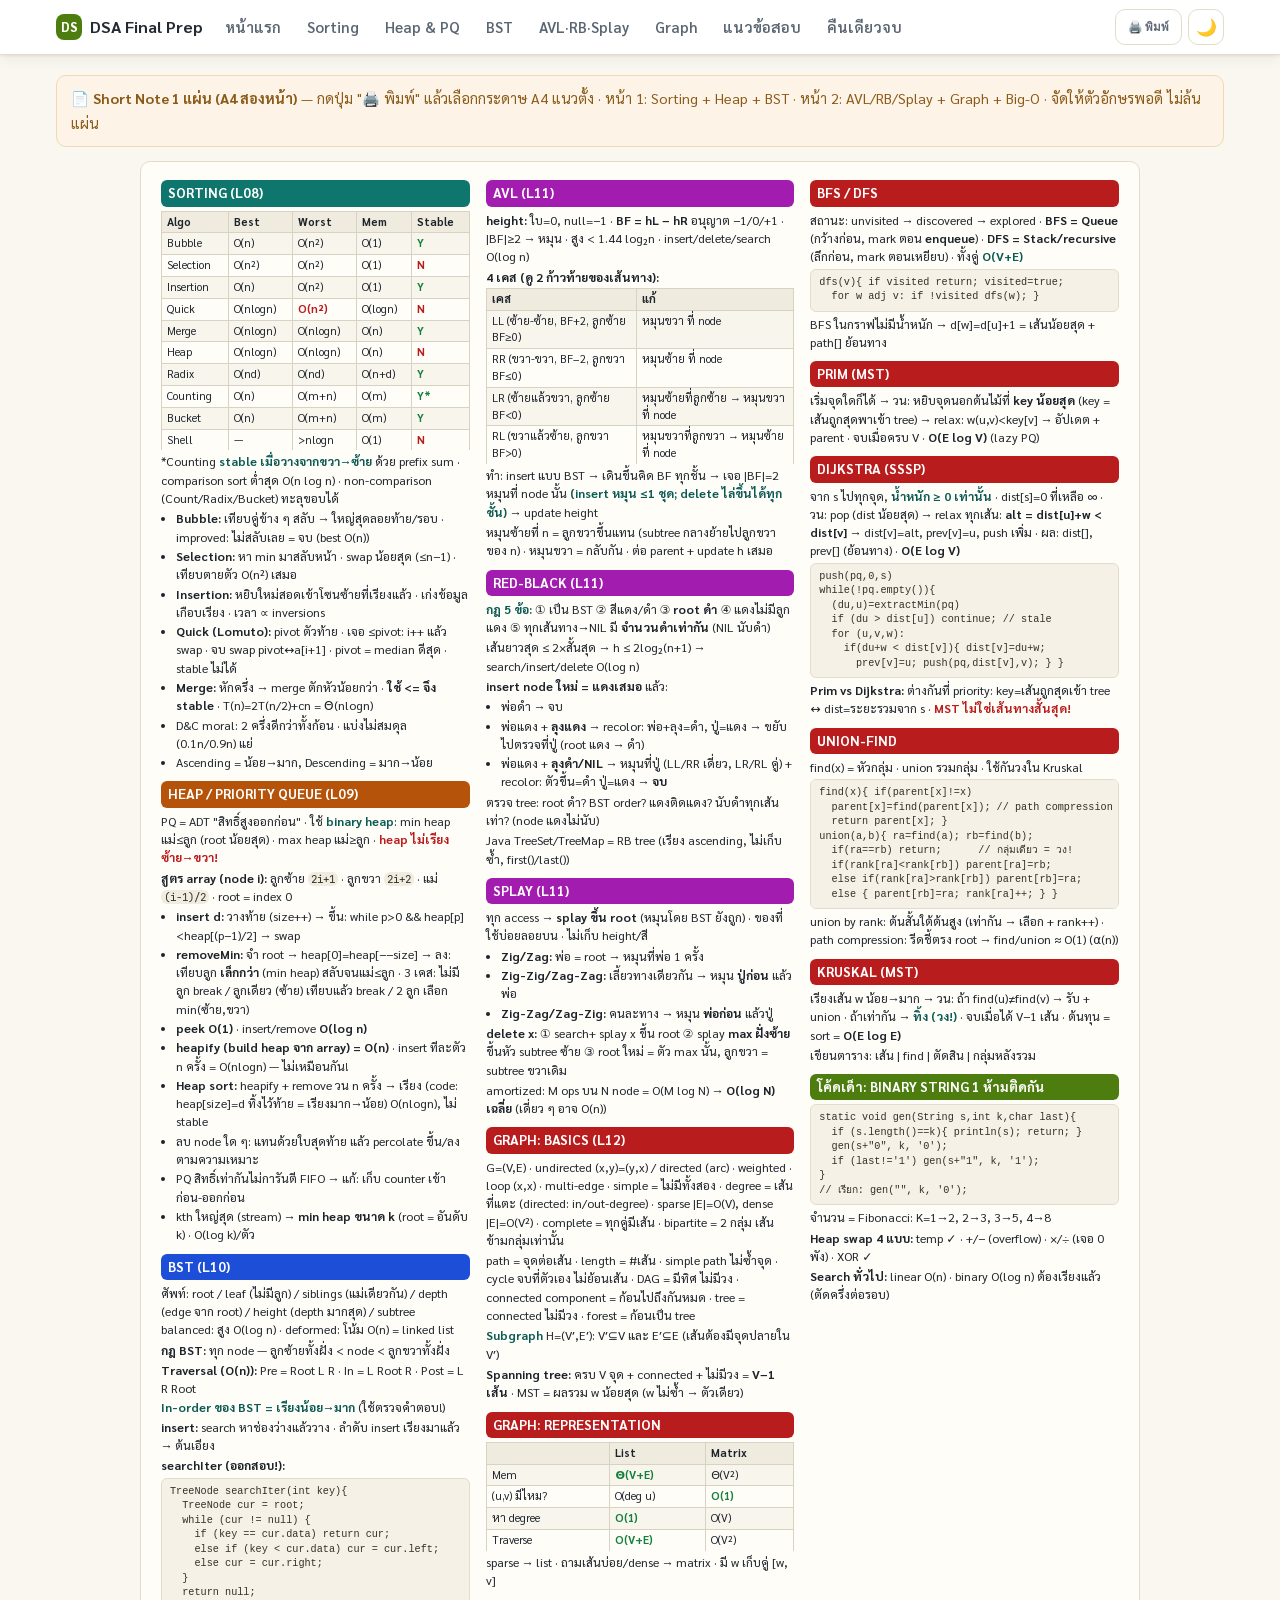
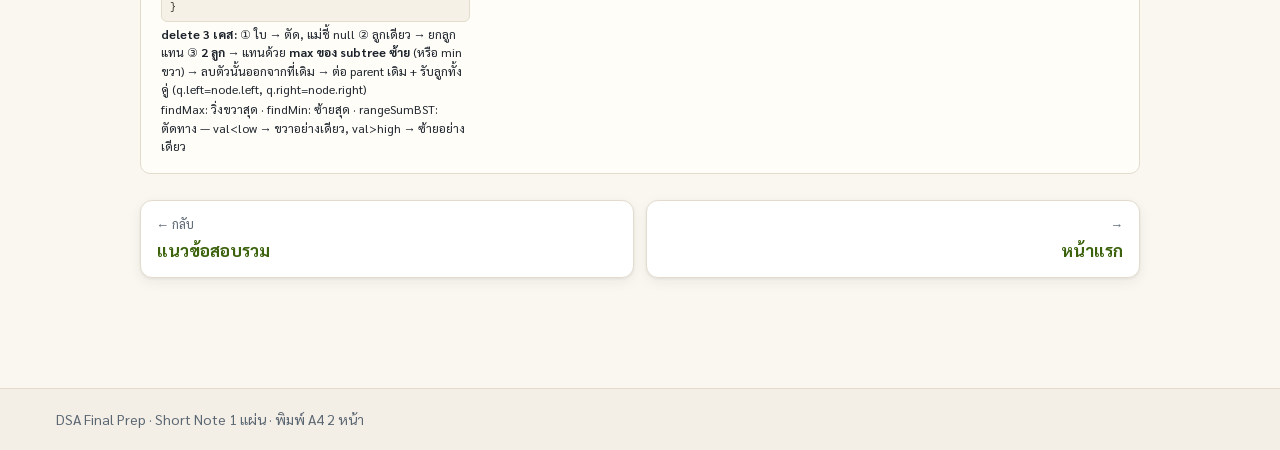
<file: short-note.html>
<!DOCTYPE html>
<html lang="th">
<head>
<meta charset="UTF-8">
<meta name="viewport" content="width=device-width, initial-scale=1.0">
<meta name="referrer" content="no-referrer">
<title>Short Note 1 แผ่น — DSA Final</title>
<link rel="icon" href="data:image/svg+xml,%3Csvg xmlns=%27http://www.w3.org/2000/svg%27 viewBox=%270 0 32 32%27%3E%3Crect width=%2732%27 height=%2732%27 rx=%278%27 fill=%27%230e7490%27/%3E%3Ctext x=%2716%27 y=%2722%27 font-size=%2716%27 font-weight=%27bold%27 text-anchor=%27middle%27 fill=%27white%27 font-family=%27sans-serif%27%3EDS%3C/text%3E%3C/svg%3E">
<link rel="preconnect" href="https://fonts.googleapis.com">
<link rel="preconnect" href="https://fonts.gstatic.com" crossorigin>
<link href="https://fonts.googleapis.com/css2?family=Sarabun:wght@400;500;600;700;800&family=JetBrains+Mono:wght@400;600&display=swap" rel="stylesheet">
<link rel="stylesheet" href="assets/style.css">
<style>
/* ---------- cheat sheet specific ---------- */
.sheet-note { background: var(--warn-bg); border: 1px solid var(--warn-line); color: var(--warn-ink); border-radius: 10px; padding: 10px 14px; margin-bottom: 14px; font-size: .9rem; }
.sheet {
  max-width: 1000px; margin: 0 auto; background: #fffdf8; color: #1c232b;
  border: 1px solid var(--line); border-radius: 10px; padding: 18px 20px;
  font-size: 12.2px; line-height: 1.5; column-count: 3; column-gap: 16px;
  /* cheat sheet is always light (it is meant for printing) — neutralize dark-theme vars inside */
  --bg-soft: #f3efe6; --line: #e3dccd; --ink: #1c232b; --ink-soft: #5b6673;
  --code-bg: #f5f1e6; --code-ink: #33302a; --accent-soft: #e4f4f1; --accent-ink: #0b5a54;
}
.sheet pre, .sheet code { color: #33302a; }
.sheet h2 { font-size: 13.5px; margin: 0 0 4px; padding: 3px 7px; border-radius: 6px; break-after: avoid; border-top: none; }
.sheet h2.s1 { background: #0f766e; color: #fff; }
.sheet h2.s2 { background: #b45309; color: #fff; }
.sheet h2.s3 { background: #1d4ed8; color: #fff; }
.sheet h2.s4 { background: #a21caf; color: #fff; }
.sheet h2.s5 { background: #b91c1c; color: #fff; }
.sheet h2.s6 { background: #4d7c0f; color: #fff; }
.sheet .blk { break-inside: avoid; margin: 0 0 10px; }
.sheet ul, .sheet ol { margin: 2px 0; padding-left: 15px; }
.sheet li { margin: 1px 0; }
.sheet p { margin: 2px 0; }
.sheet table { width: 100%; min-width: 0; font-size: 11.2px; border-collapse: collapse; margin: 2px 0; }
.sheet th, .sheet td { padding: 2px 5px; border: 1px solid #d8d2c4; text-align: left; }
.sheet th { background: #f0ebdf; }
.sheet code { font-size: 10.8px; padding: 0 3px; background: #f0ecdf; }
.sheet pre { font-size: 10.2px; line-height: 1.42; padding: 6px 8px; margin: 3px 0; background: #f5f1e6; border-radius: 6px; }
.sheet b.k { color: #0b5a54; }
.sheet .mm { font-weight: 800; }
.sheet .red { color: #b91c1c; font-weight: 700; }
.sheet .grn { color: #15803d; font-weight: 700; }
.pagebreak { break-after: page; }
@media (max-width: 860px) { .sheet { column-count: 2; font-size: 13px; } }
@media (max-width: 620px) { .sheet { column-count: 1; font-size: 14px; } }
@media print {
  header.site, .sheet-note, .no-print, footer.site, #progress { display: none !important; }
  body { background: #fff; }
  .wrap { display: block; padding: 0; max-width: none; }
  .sheet { max-width: none; border: none; border-radius: 0; padding: 6px 10px; column-count: 3; font-size: 10.6px; color: #000; background: #fff; }
  .sheet table, .sheet th, .sheet td { border-color: #bbb; }
  a { color: inherit; text-decoration: none; }
}
</style>
</head>
<body class="topic-exam">
<div id="progress"></div>
<header class="site">
  <div class="site-inner">
    <a class="brand" href="index.html"><span class="logo">DS</span>DSA Final Prep</a>
    <nav class="main">
      <a href="index.html">หน้าแรก</a>
      <a href="sorting.html">Sorting</a>
      <a href="heap.html">Heap &amp; PQ</a>
      <a href="bst.html">BST</a>
      <a href="avltree.html">AVL·RB·Splay</a>
      <a href="graph.html">Graph</a>
      <a href="exam.html">แนวข้อสอบ</a>
      <a href="onenight.html">คืนเดียวจบ</a>
    </nav>
    <div class="header-actions">
      <button class="icon-btn no-print" onclick="window.print()" title="พิมพ์" style="font-size:.72rem;font-weight:800;width:auto;padding:0 12px">🖨️ พิมพ์</button>
      <button class="icon-btn" data-action="toggle-theme" title="สลับธีมมืด/สว่าง" aria-label="สลับธีม">🌙</button>
    </div>
  </div>
</header>

<div class="wrap" style="display:block">
<div class="sheet-note no-print">📄 <b>Short Note 1 แผ่น (A4 สองหน้า)</b> — กดปุ่ม "🖨️ พิมพ์" แล้วเลือกกระดาษ A4 แนวตั้ง · หน้า 1: Sorting + Heap + BST · หน้า 2: AVL/RB/Splay + Graph + Big-O · จัดให้ตัวอักษรพอดี ไม่ล้นแผ่น</div>

<div class="sheet">
<div class="blk">
<h2 class="s1">SORTING (L08)</h2>
<table>
<tr><th>Algo</th><th>Best</th><th>Worst</th><th>Mem</th><th>Stable</th></tr>
<tr><td>Bubble</td><td>O(n)</td><td>O(n²)</td><td>O(1)</td><td class="grn">Y</td></tr>
<tr><td>Selection</td><td>O(n²)</td><td>O(n²)</td><td>O(1)</td><td class="red">N</td></tr>
<tr><td>Insertion</td><td>O(n)</td><td>O(n²)</td><td>O(1)</td><td class="grn">Y</td></tr>
<tr><td>Quick</td><td>O(nlogn)</td><td class="red">O(n²)</td><td>O(logn)</td><td class="red">N</td></tr>
<tr><td>Merge</td><td>O(nlogn)</td><td>O(nlogn)</td><td>O(n)</td><td class="grn">Y</td></tr>
<tr><td>Heap</td><td>O(nlogn)</td><td>O(nlogn)</td><td>O(n)</td><td class="red">N</td></tr>
<tr><td>Radix</td><td>O(nd)</td><td>O(nd)</td><td>O(n+d)</td><td class="grn">Y</td></tr>
<tr><td>Counting</td><td>O(n)</td><td>O(m+n)</td><td>O(m)</td><td class="grn">Y*</td></tr>
<tr><td>Bucket</td><td>O(n)</td><td>O(m+n)</td><td>O(m)</td><td class="grn">Y</td></tr>
<tr><td>Shell</td><td>—</td><td>&gt;nlogn</td><td>O(1)</td><td class="red">N</td></tr>
</table>
<p>*Counting <b class="k">stable เมื่อวางจากขวา→ซ้าย</b> ด้วย prefix sum · comparison sort ต่ำสุด O(n log n) · non-comparison (Count/Radix/Bucket) ทะลุขอบได้</p>
<ul>
<li><b>Bubble:</b> เทียบคู่ข้าง ๆ สลับ → ใหญ่สุดลอยท้าย/รอบ · improved: ไม่สลับเลย = จบ (best O(n))</li>
<li><b>Selection:</b> หา min มาสลับหน้า · swap น้อยสุด (≤n−1) · เทียบตายตัว O(n²) เสมอ</li>
<li><b>Insertion:</b> หยิบใหม่สอดเข้าโซนซ้ายที่เรียงแล้ว · เก่งข้อมูลเกือบเรียง · เวลา ∝ inversions</li>
<li><b>Quick (Lomuto):</b> pivot ตัวท้าย · เจอ ≤pivot: i++ แล้ว swap · จบ swap pivot↔a[i+1] · pivot = median ดีสุด · stable ไม่ได้</li>
<li><b>Merge:</b> หักครึ่ง → merge ตักหัวน้อยกว่า · <b>ใช้ &lt;= จึง stable</b> · T(n)=2T(n/2)+cn = Θ(nlogn)</li>
<li>D&amp;C moral: 2 ครึ่งดีกว่าทั้งก้อน · แบ่งไม่สมดุล (0.1n/0.9n) แย่</li>
<li>Ascending = น้อย→มาก, Descending = มาก→น้อย</li>
</ul>
</div>

<div class="blk">
<h2 class="s2">HEAP / PRIORITY QUEUE (L09)</h2>
<p>PQ = ADT "สิทธิ์สูงออกก่อน" · ใช้ <b class="k">binary heap</b>: min heap แม่≤ลูก (root น้อยสุด) · max heap แม่≥ลูก · <span class="red">heap ไม่เรียงซ้าย→ขวา!</span></p>
<p><b>สูตร array (node i):</b> ลูกซ้าย <code>2i+1</code> · ลูกขวา <code>2i+2</code> · แม่ <code>(i−1)/2</code> · root = index 0</p>
<ul>
<li><b>insert d:</b> วางท้าย (size++) → ขึ้น: while p&gt;0 &amp;&amp; heap[p]&lt;heap[(p−1)/2] → swap</li>
<li><b>removeMin:</b> จำ root → heap[0]=heap[−−size] → ลง: เทียบลูก <b>เล็กกว่า</b> (min heap) สลับจนแม่≤ลูก · 3 เคส: ไม่มีลูก break / ลูกเดียว (ซ้าย) เทียบแล้ว break / 2 ลูก เลือก min(ซ้าย,ขวา)</li>
<li><b>peek O(1)</b> · insert/remove <b>O(log n)</b></li>
<li><b>heapify (build heap จาก array) = O(n)</b> · insert ทีละตัว n ครั้ง = O(nlogn) — ไม่เหมือนกัน!</li>
<li><b>Heap sort:</b> heapify + remove วน n ครั้ง → เรียง (code: heap[size]=d ทิ้งไว้ท้าย = เรียงมาก→น้อย) O(nlogn), ไม่ stable</li>
<li>ลบ node ใด ๆ: แทนด้วยใบสุดท้าย แล้ว percolate ขึ้น/ลงตามความเหมาะ</li>
<li>PQ สิทธิ์เท่ากันไม่การันตี FIFO → แก้: เก็บ counter เข้าก่อน-ออกก่อน</li>
<li>kth ใหญ่สุด (stream) → <b>min heap ขนาด k</b> (root = อันดับ k) · O(log k)/ตัว</li>
</ul>
</div>

<div class="blk">
<h2 class="s3">BST (L10)</h2>
<p>ศัพท์: root / leaf (ไม่มีลูก) / siblings (แม่เดียวกัน) / depth (edge จาก root) / height (depth มากสุด) / subtree<br>
balanced: สูง O(log n) · deformed: โน้ม O(n) = linked list</p>
<p><b>กฎ BST:</b> ทุก node — ลูกซ้ายทั้งฝั่ง &lt; node &lt; ลูกขวาทั้งฝั่ง</p>
<p><b>Traversal (O(n)):</b> Pre = Root L R · In = L Root R · Post = L R Root<br>
<b class="k">In-order ของ BST = เรียงน้อย→มาก</b> (ใช้ตรวจคำตอบ!)</p>
<p><b>insert:</b> search หาช่องว่างแล้ววาง · ลำดับ insert เรียงมาแล้ว → ต้นเอียง</p>
<p><b>searchIter (ออกสอบ!):</b></p>
<pre>TreeNode searchIter(int key){
  TreeNode cur = root;
  while (cur != null) {
    if (key == cur.data) return cur;
    else if (key &lt; cur.data) cur = cur.left;
    else cur = cur.right;
  }
  return null;
}</pre>
<p><b>delete 3 เคส:</b> ① ใบ → ตัด, แม่ชี้ null ② ลูกเดียว → ยกลูกแทน ③ <b>2 ลูก</b> → แทนด้วย <b>max ของ subtree ซ้าย</b> (หรือ min ขวา) → ลบตัวนั้นออกจากที่เดิม → ต่อ parent เดิม + รับลูกทั้งคู่ (q.left=node.left, q.right=node.right)</p>
<p>findMax: วิ่งขวาสุด · findMin: ซ้ายสุด · rangeSumBST: ตัดทาง — val&lt;low → ขวาอย่างเดียว, val&gt;high → ซ้ายอย่างเดียว</p>
</div>

<div class="blk pagebreak">
<h2 class="s4">AVL (L11)</h2>
<p><b>height:</b> ใบ=0, null=−1 · <b>BF = hL − hR</b> อนุญาต −1/0/+1 · |BF|≥2 → หมุน · สูง &lt; 1.44 log₂n · insert/delete/search O(log n)</p>
<p><b>4 เคส (ดู 2 ก้าวท้ายของเส้นทาง):</b></p>
<table>
<tr><th>เคส</th><th>แก้</th></tr>
<tr><td>LL (ซ้าย-ซ้าย, BF+2, ลูกซ้าย BF≥0)</td><td>หมุนขวา ที่ node</td></tr>
<tr><td>RR (ขวา-ขวา, BF−2, ลูกขวา BF≤0)</td><td>หมุนซ้าย ที่ node</td></tr>
<tr><td>LR (ซ้ายแล้วขวา, ลูกซ้าย BF&lt;0)</td><td>หมุนซ้ายที่ลูกซ้าย → หมุนขวาที่ node</td></tr>
<tr><td>RL (ขวาแล้วซ้าย, ลูกขวา BF&gt;0)</td><td>หมุนขวาที่ลูกขวา → หมุนซ้ายที่ node</td></tr>
</table>
<p>ทำ: insert แบบ BST → เดินขึ้นคิด BF ทุกชั้น → เจอ |BF|=2 หมุนที่ node นั้น <b class="k">(insert หมุน ≤1 ชุด; delete ไล่ขึ้นได้ทุกชั้น)</b> → update height</p>
<p>หมุนซ้ายที่ n = ลูกขวาขึ้นแทน (subtree กลางย้ายไปลูกขวาของ n) · หมุนขวา = กลับกัน · ต่อ parent + update h เสมอ</p>
</div>

<div class="blk">
<h2 class="s4">RED-BLACK (L11)</h2>
<p><b class="k">กฎ 5 ข้อ:</b> ① เป็น BST ② สีแดง/ดำ ③ <b>root ดำ</b> ④ แดงไม่มีลูกแดง ⑤ ทุกเส้นทาง→NIL มี <b>จำนวนดำเท่ากัน</b> (NIL นับดำ)</p>
<p>เส้นยาวสุด ≤ 2×สั้นสุด → h ≤ 2log₂(n+1) → search/insert/delete O(log n)</p>
<p><b>insert node ใหม่ = แดงเสมอ</b> แล้ว:</p>
<ul>
<li>พ่อดำ → จบ</li>
<li>พ่อแดง + <b>ลุงแดง</b> → recolor: พ่อ+ลุง=ดำ, ปู่=แดง → ขยับไปตรวจที่ปู่ (root แดง → ดำ)</li>
<li>พ่อแดง + <b>ลุงดำ/NIL</b> → หมุนที่ปู่ (LL/RR เดี่ยว, LR/RL คู่) + recolor: ตัวขึ้น=ดำ ปู่=แดง → <b>จบ</b></li>
</ul>
<p>ตรวจ tree: root ดำ? BST order? แดงติดแดง? นับดำทุกเส้นเท่า? (node แดงไม่นับ)</p>
<p>Java TreeSet/TreeMap = RB tree (เรียง ascending, ไม่เก็บซ้ำ, first()/last())</p>
</div>

<div class="blk">
<h2 class="s4">SPLAY (L11)</h2>
<p>ทุก access → <b>splay ขึ้น root</b> (หมุนโดย BST ยังถูก) · ของที่ใช้บ่อยลอยบน · ไม่เก็บ height/สี</p>
<ul>
<li><b>Zig/Zag:</b> พ่อ = root → หมุนที่พ่อ 1 ครั้ง</li>
<li><b>Zig-Zig/Zag-Zag:</b> เลี้ยวทางเดียวกัน → หมุน <b>ปู่ก่อน</b> แล้วพ่อ</li>
<li><b>Zig-Zag/Zag-Zig:</b> คนละทาง → หมุน <b>พ่อก่อน</b> แล้วปู่</li>
</ul>
<p><b>delete x:</b> ① search+ splay x ขึ้น root ② splay <b>max ฝั่งซ้าย</b> ขึ้นหัว subtree ซ้าย ③ root ใหม่ = ตัว max นั้น, ลูกขวา = subtree ขวาเดิม</p>
<p>amortized: M ops บน N node = O(M log N) → <b>O(log N) เฉลี่ย</b> (เดี่ยว ๆ อาจ O(n))</p>
</div>

<div class="blk">
<h2 class="s5">GRAPH: BASICS (L12)</h2>
<p>G=(V,E) · undirected (x,y)=(y,x) / directed (arc) · weighted · loop (x,x) · multi-edge · simple = ไม่มีทั้งสอง · degree = เส้นที่แตะ (directed: in/out-degree) · sparse |E|=O(V), dense |E|=O(V²) · complete = ทุกคู่มีเส้น · bipartite = 2 กลุ่ม เส้นข้ามกลุ่มเท่านั้น</p>
<p>path = จุดต่อเส้น · length = #เส้น · simple path ไม่ซ้ำจุด · cycle จบที่ตัวเอง ไม่ย้อนเส้น · DAG = มีทิศ ไม่มีวง · connected component = ก้อนไปถึงกันหมด · tree = connected ไม่มีวง · forest = ก้อนเป็น tree</p>
<p><b class="k">Subgraph</b> H=(V′,E′): V′⊆V และ E′⊆E (เส้นต้องมีจุดปลายใน V′)</p>
<p><b>Spanning tree:</b> ครบ V จุด + connected + ไม่มีวง = <b>V−1 เส้น</b> · MST = ผลรวม w น้อยสุด (w ไม่ซ้ำ → ตัวเดียว)</p>
</div>

<div class="blk">
<h2 class="s5">GRAPH: REPRESENTATION</h2>
<table>
<tr><th></th><th>List</th><th>Matrix</th></tr>
<tr><td>Mem</td><td class="grn">Θ(V+E)</td><td>Θ(V²)</td></tr>
<tr><td>(u,v) มีไหม?</td><td>O(deg u)</td><td class="grn">O(1)</td></tr>
<tr><td>หา degree</td><td class="grn">O(1)</td><td>O(V)</td></tr>
<tr><td>Traverse</td><td class="grn">O(V+E)</td><td>O(V²)</td></tr>
</table>
<p>sparse → list · ถามเส้นบ่อย/dense → matrix · มี w เก็บคู่ [w, v]</p>
</div>

<div class="blk">
<h2 class="s5">BFS / DFS</h2>
<p>สถานะ: unvisited → discovered → explored · <b>BFS = Queue</b> (กว้างก่อน, mark ตอน <b>enqueue</b>) · <b>DFS = Stack/recursive</b> (ลึกก่อน, mark ตอนเหยียบ) · ทั้งคู่ <b class="k">O(V+E)</b></p>
<pre>dfs(v){ if visited return; visited=true;
  for w adj v: if !visited dfs(w); }</pre>
<p>BFS ในกราฟไม่มีน้ำหนัก → d[w]=d[u]+1 = เส้นน้อยสุด + path[] ย้อนทาง</p>
</div>

<div class="blk">
<h2 class="s5">PRIM (MST)</h2>
<p>เริ่มจุดใดก็ได้ → วน: หยิบจุดนอกต้นไม้ที่ <b>key น้อยสุด</b> (key = เส้นถูกสุดพาเข้า tree) → relax: w(u,v)&lt;key[v] → อัปเดต + parent · จบเมื่อครบ V · <b>O(E log V)</b> (lazy PQ)</p>
</div>

<div class="blk">
<h2 class="s5">DIJKSTRA (SSSP)</h2>
<p>จาก s ไปทุกจุด, <b class="k">น้ำหนัก ≥ 0 เท่านั้น</b> · dist[s]=0 ที่เหลือ ∞ · วน: pop (dist น้อยสุด) → relax ทุกเส้น: <b>alt = dist[u]+w &lt; dist[v]</b> → dist[v]=alt, prev[v]=u, push เพิ่ม · ผล: dist[], prev[] (ย้อนทาง) · <b>O(E log V)</b></p>
<pre>push(pq,0,s)
while(!pq.empty()){
  (du,u)=extractMin(pq)
  if (du &gt; dist[u]) continue; // stale
  for (u,v,w):
    if(du+w &lt; dist[v]){ dist[v]=du+w;
      prev[v]=u; push(pq,dist[v],v); } }</pre>
<p><b>Prim vs Dijkstra:</b> ต่างกันที่ priority: key=เส้นถูกสุดเข้า tree ↔ dist=ระยะรวมจาก s · <span class="red">MST ไม่ใช่เส้นทางสั้นสุด!</span></p>
</div>

<div class="blk">
<h2 class="s5">UNION-FIND</h2>
<p>find(x) = หัวกลุ่ม · union รวมกลุ่ม · ใช้กันวงใน Kruskal</p>
<pre>find(x){ if(parent[x]!=x)
  parent[x]=find(parent[x]); // path compression
  return parent[x]; }
union(a,b){ ra=find(a); rb=find(b);
  if(ra==rb) return;      // กลุ่มเดียว = วง!
  if(rank[ra]&lt;rank[rb]) parent[ra]=rb;
  else if(rank[ra]&gt;rank[rb]) parent[rb]=ra;
  else { parent[rb]=ra; rank[ra]++; } }</pre>
<p>union by rank: ต้นสั้นใต้ต้นสูง (เท่ากัน → เลือก + rank++) · path compression: รีดชี้ตรง root → find/union ≈ O(1) (α(n))</p>
</div>

<div class="blk">
<h2 class="s5">KRUSKAL (MST)</h2>
<p>เรียงเส้น w น้อย→มาก → วน: ถ้า find(u)≠find(v) → รับ + union · ถ้าเท่ากัน → <b class="k">ทิ้ง (วง!)</b> · จบเมื่อได้ V−1 เส้น · ต้นทุน = sort = <b>O(E log E)</b></p>
<p>เขียนตาราง: เส้น | find | ตัดสิน | กลุ่มหลังรวม</p>
</div>

<div class="blk">
<h2 class="s6">โค้ดเด็า: BINARY STRING 1 ห้ามติดกัน</h2>
<pre>static void gen(String s,int k,char last){
  if (s.length()==k){ println(s); return; }
  gen(s+"0", k, '0');
  if (last!='1') gen(s+"1", k, '1');
}
// เรียก: gen("", k, '0');</pre>
<p>จำนวน = Fibonacci: K=1→2, 2→3, 3→5, 4→8</p>
<p><b>Heap swap 4 แบบ:</b> temp ✓ · +/− (overflow) · ×/÷ (เจอ 0 พัง) · XOR ✓</p>
<p><b>Search ทั่วไป:</b> linear O(n) · binary O(log n) ต้องเรียงแล้ว (ตัดครึ่งต่อรอบ)</p>
</div>
</div>

<div class="pager" style="max-width:1000px;margin:26px auto 0">
  <a href="exam.html"><span class="dir">← กลับ</span><span class="pt">แนวข้อสอบรวม</span></a>
  <a href="index.html" class="next"><span class="dir">→</span><span class="pt">หน้าแรก</span></a>
</div>
</div>

<footer class="site"><div class="inner">DSA Final Prep · Short Note 1 แผ่น · พิมพ์ A4 2 หน้า</div></footer>
<script src="assets/tts.js"></script>
<script src="assets/main.js"></script>
</body>
</html>
</file>
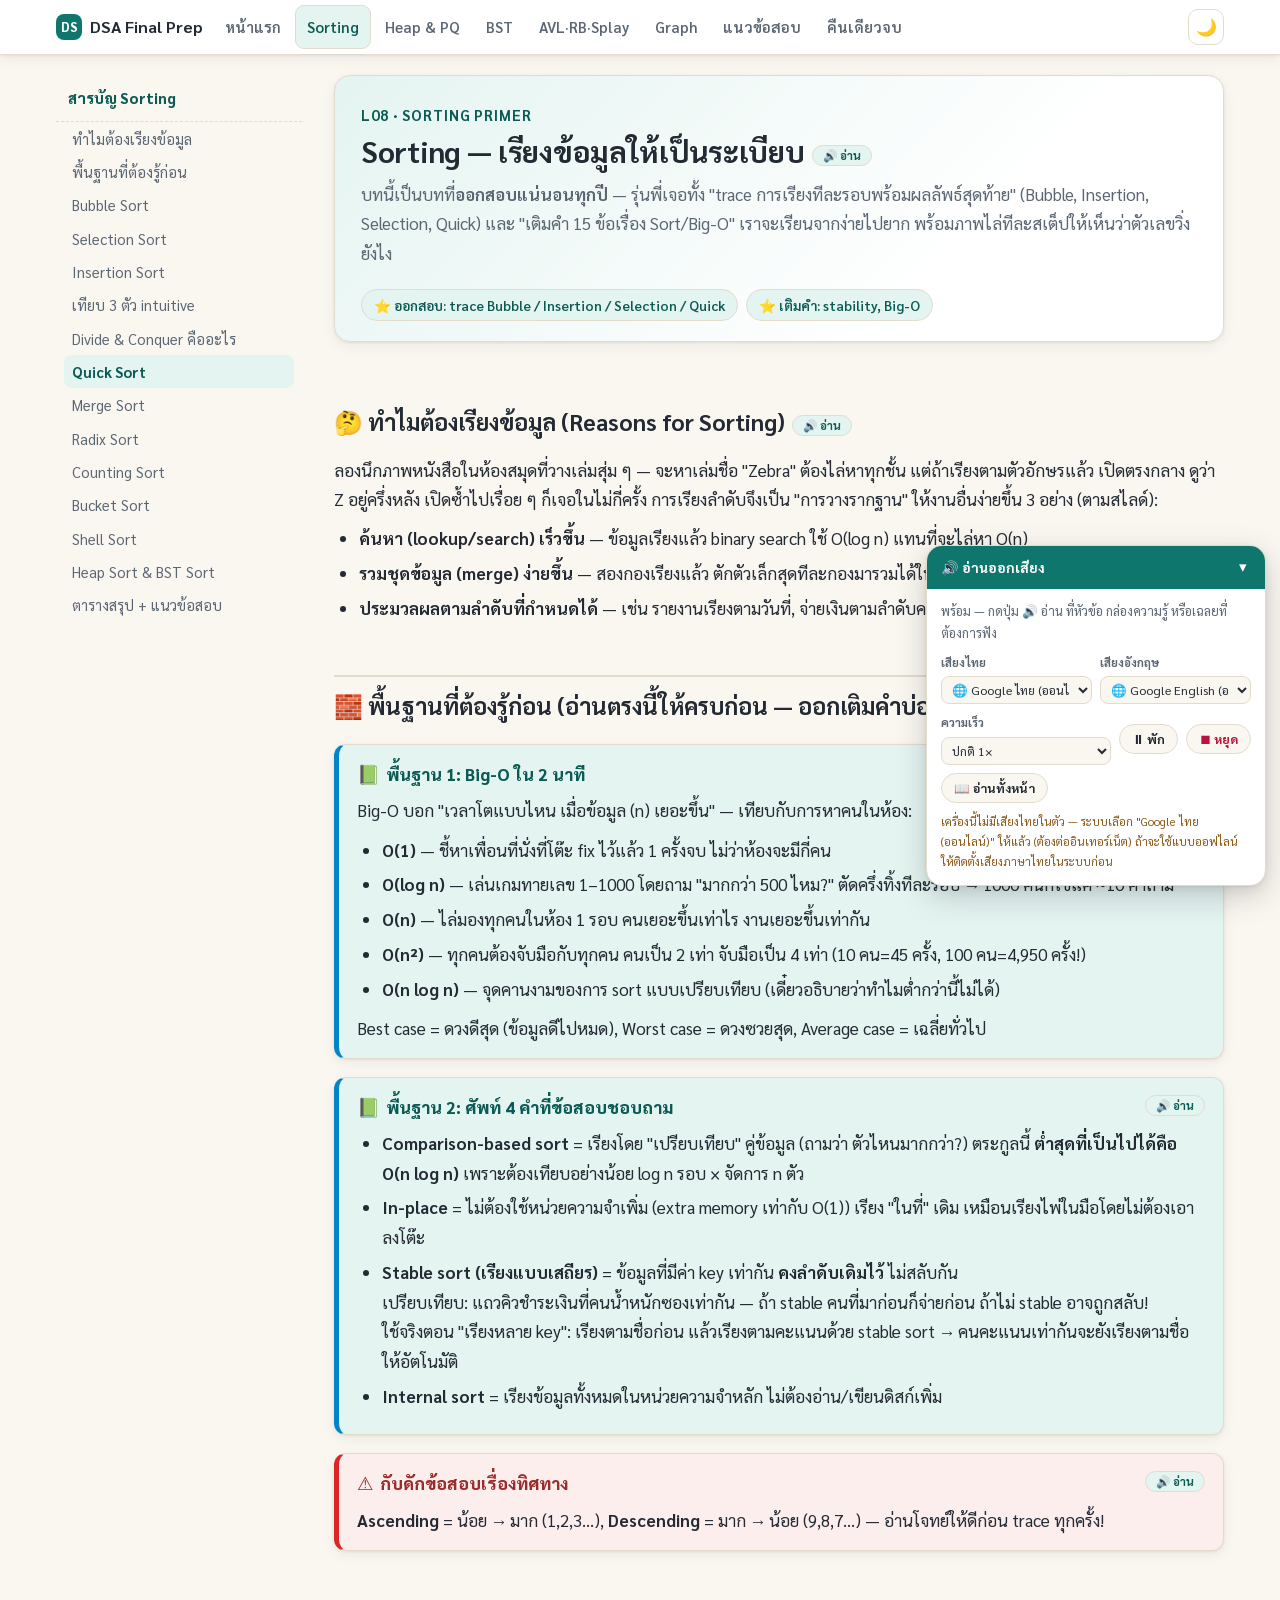
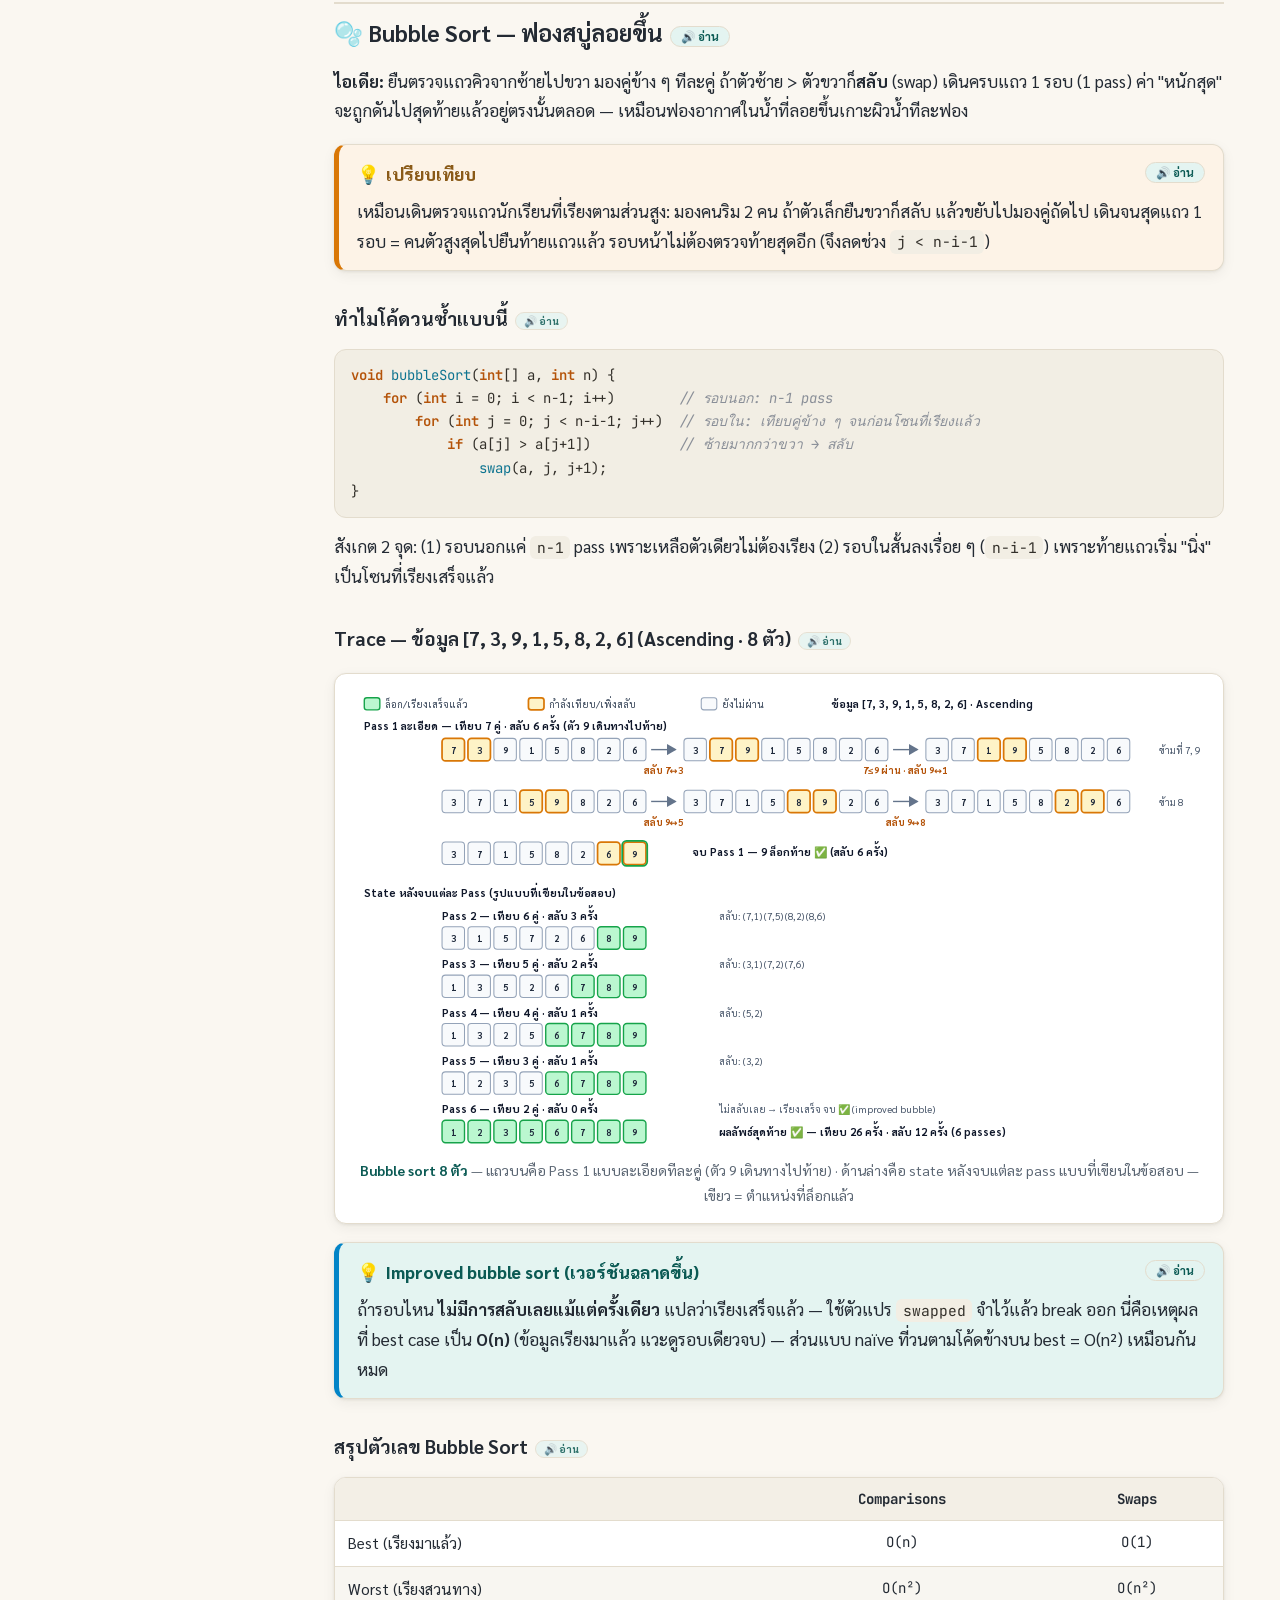
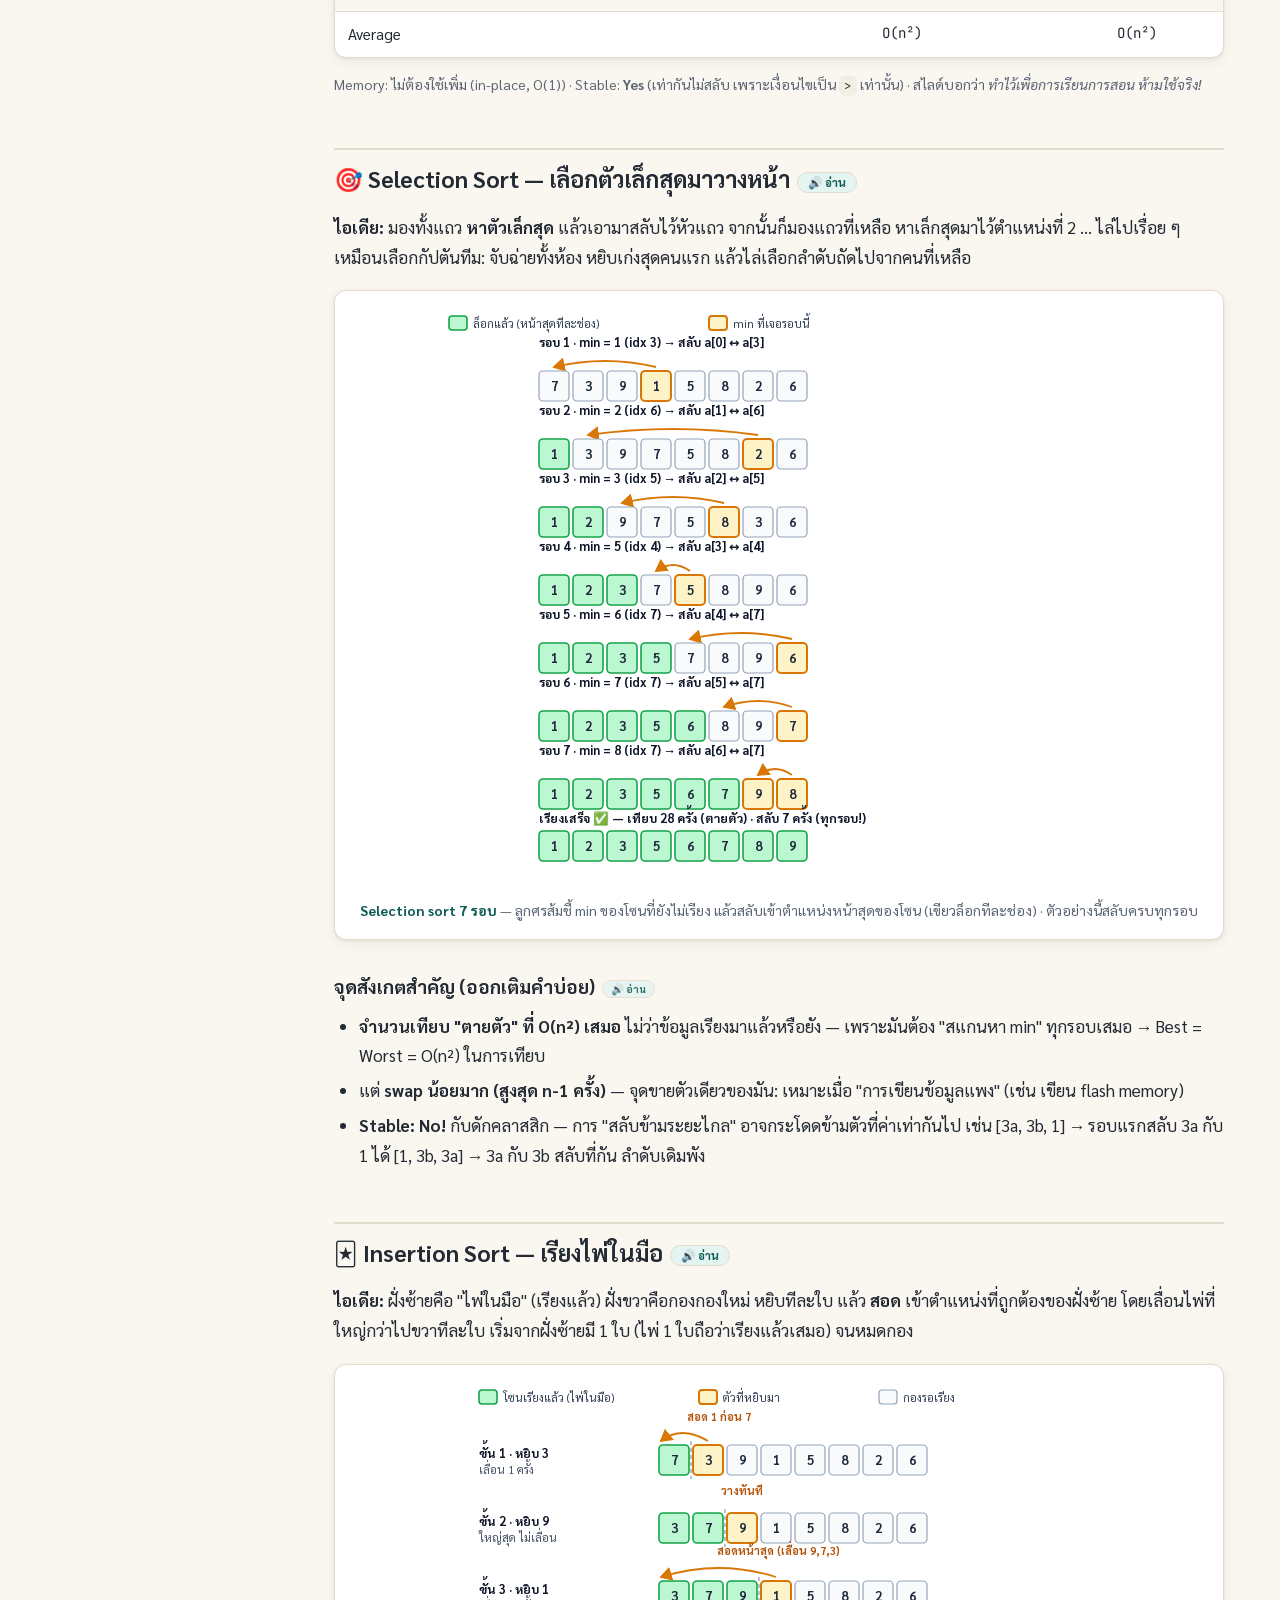
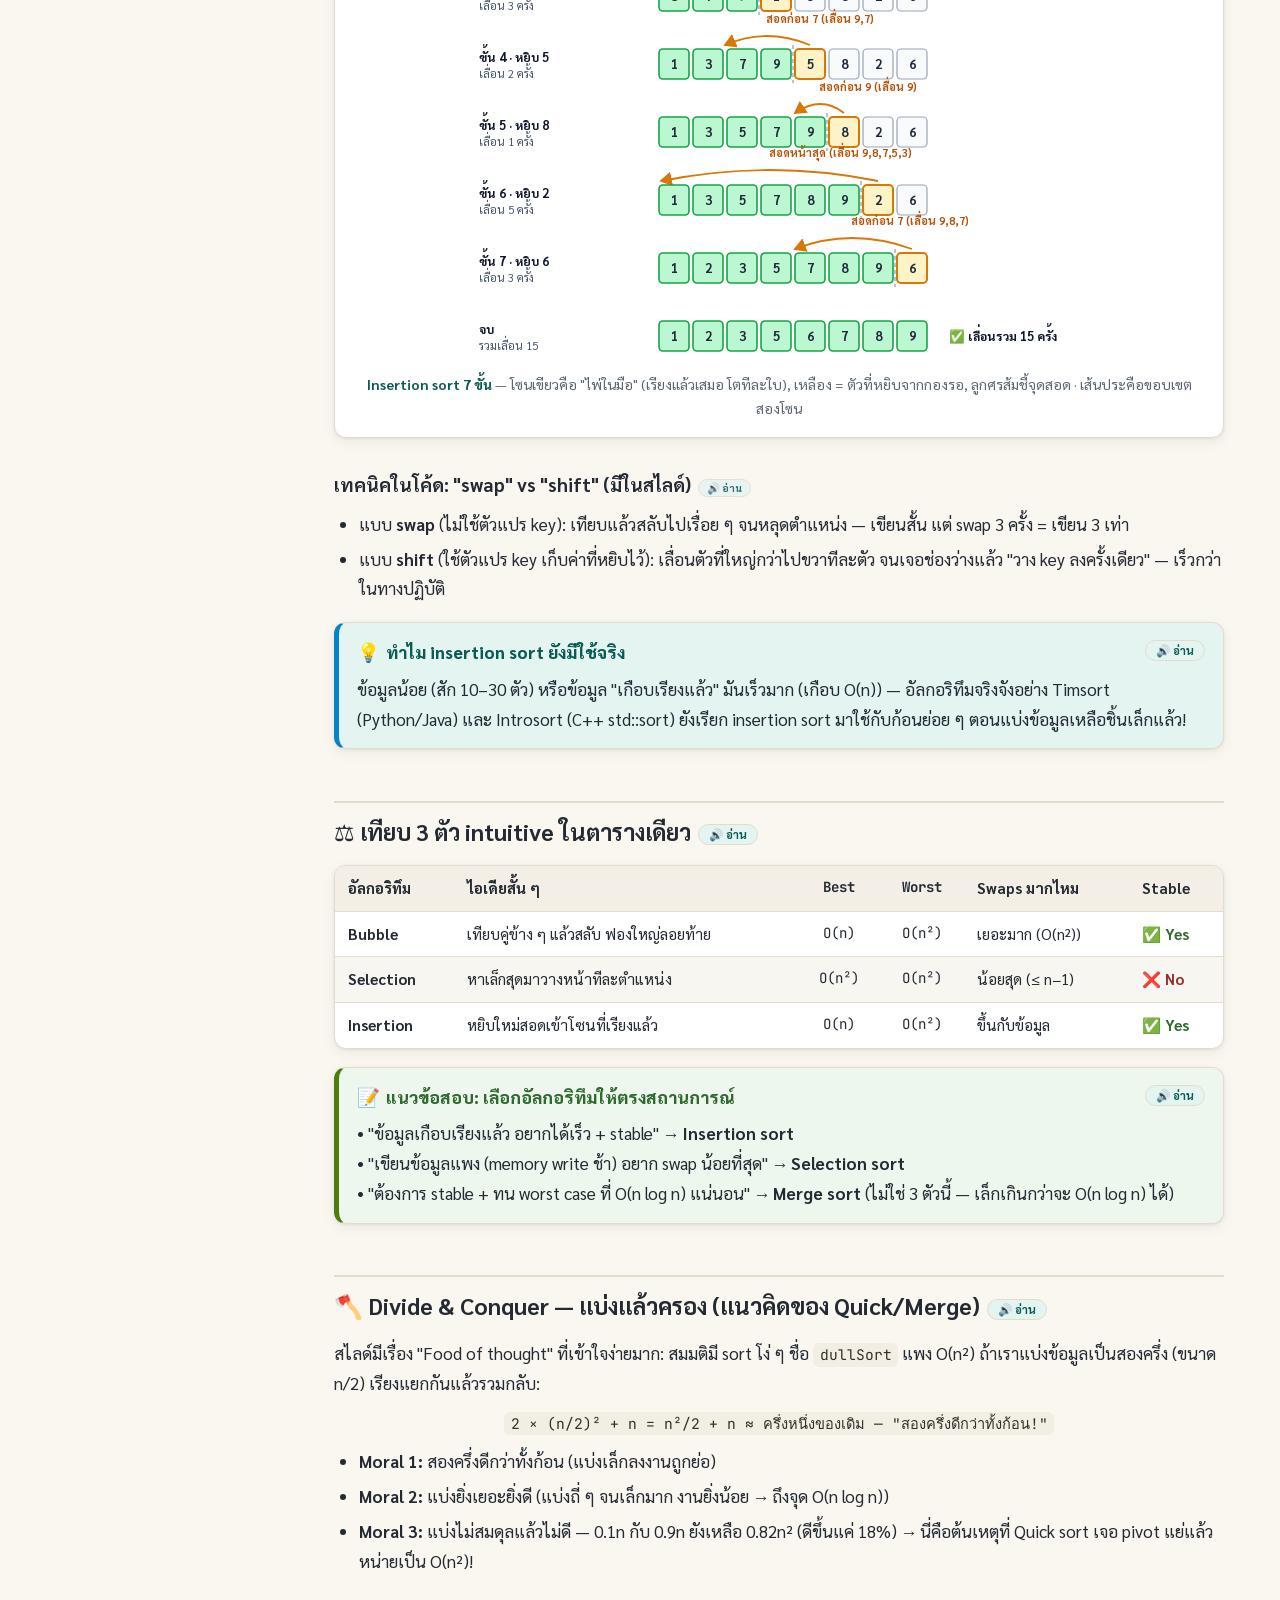
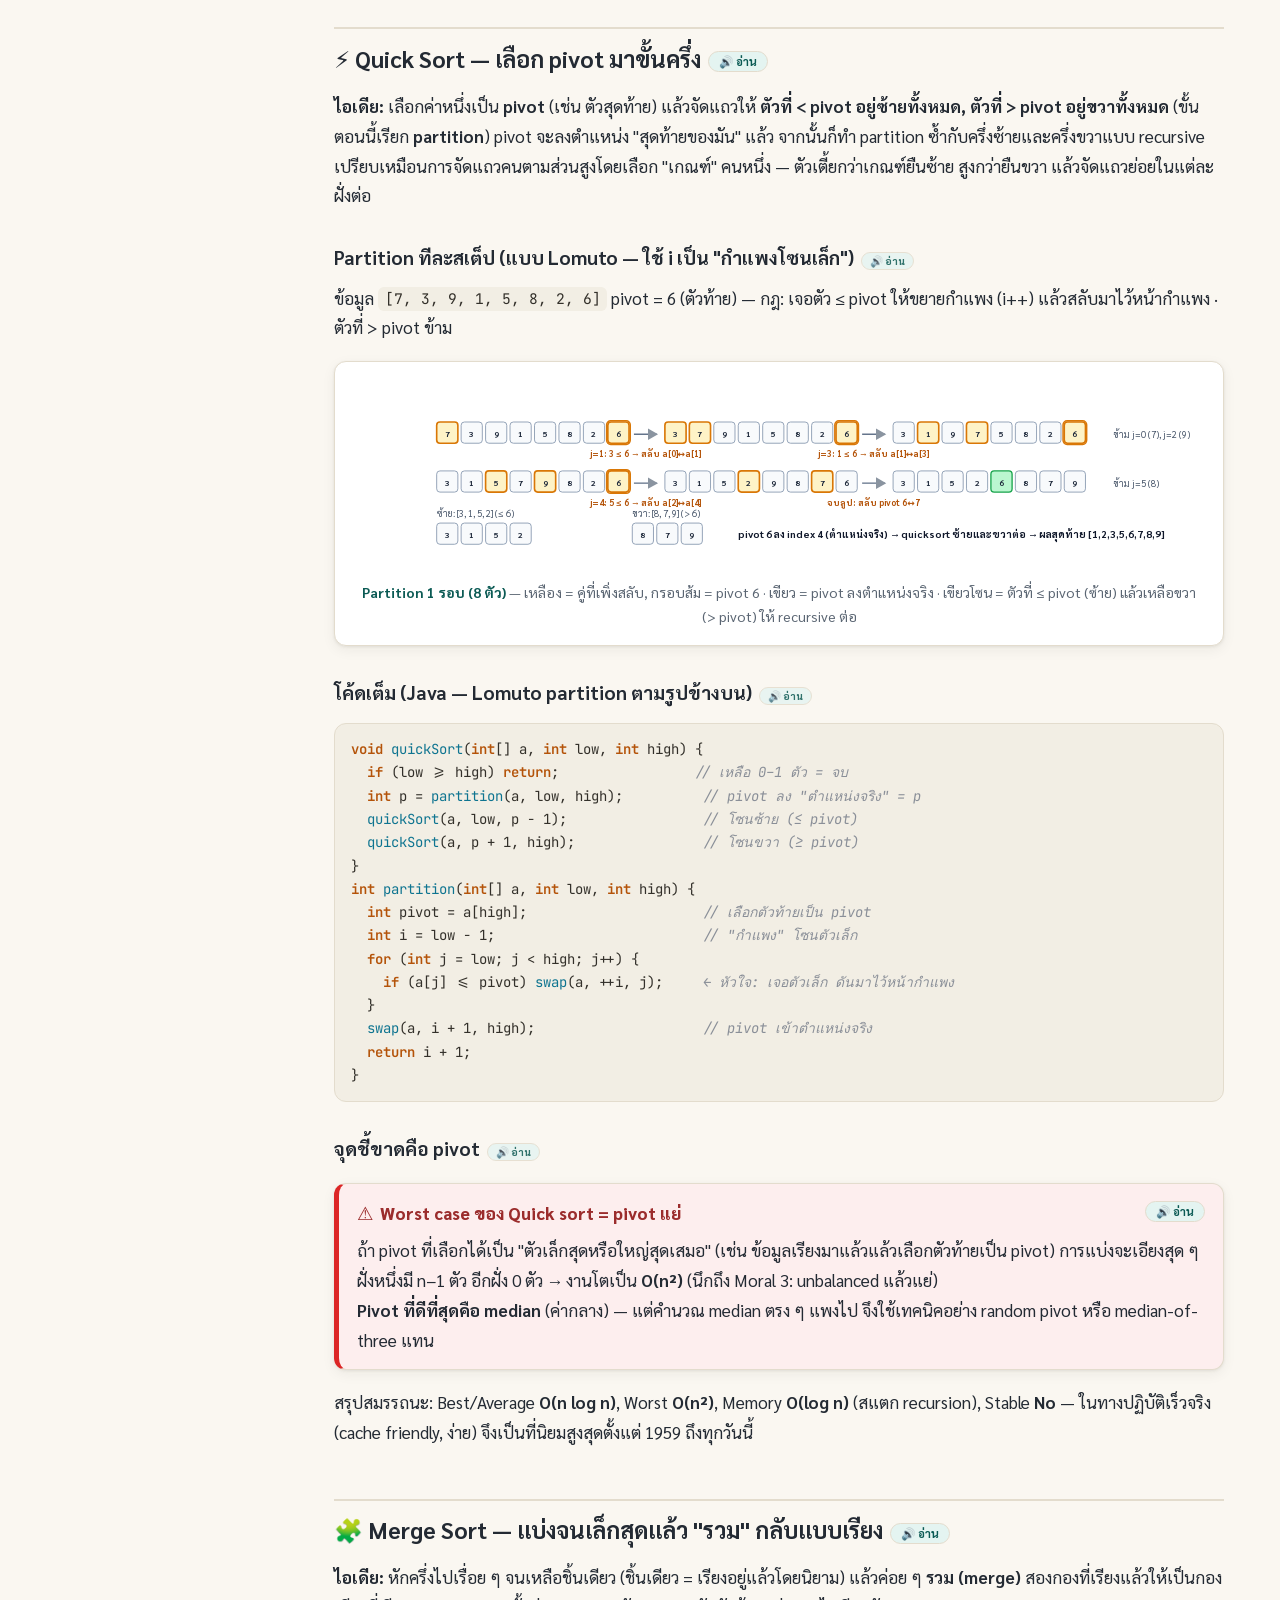
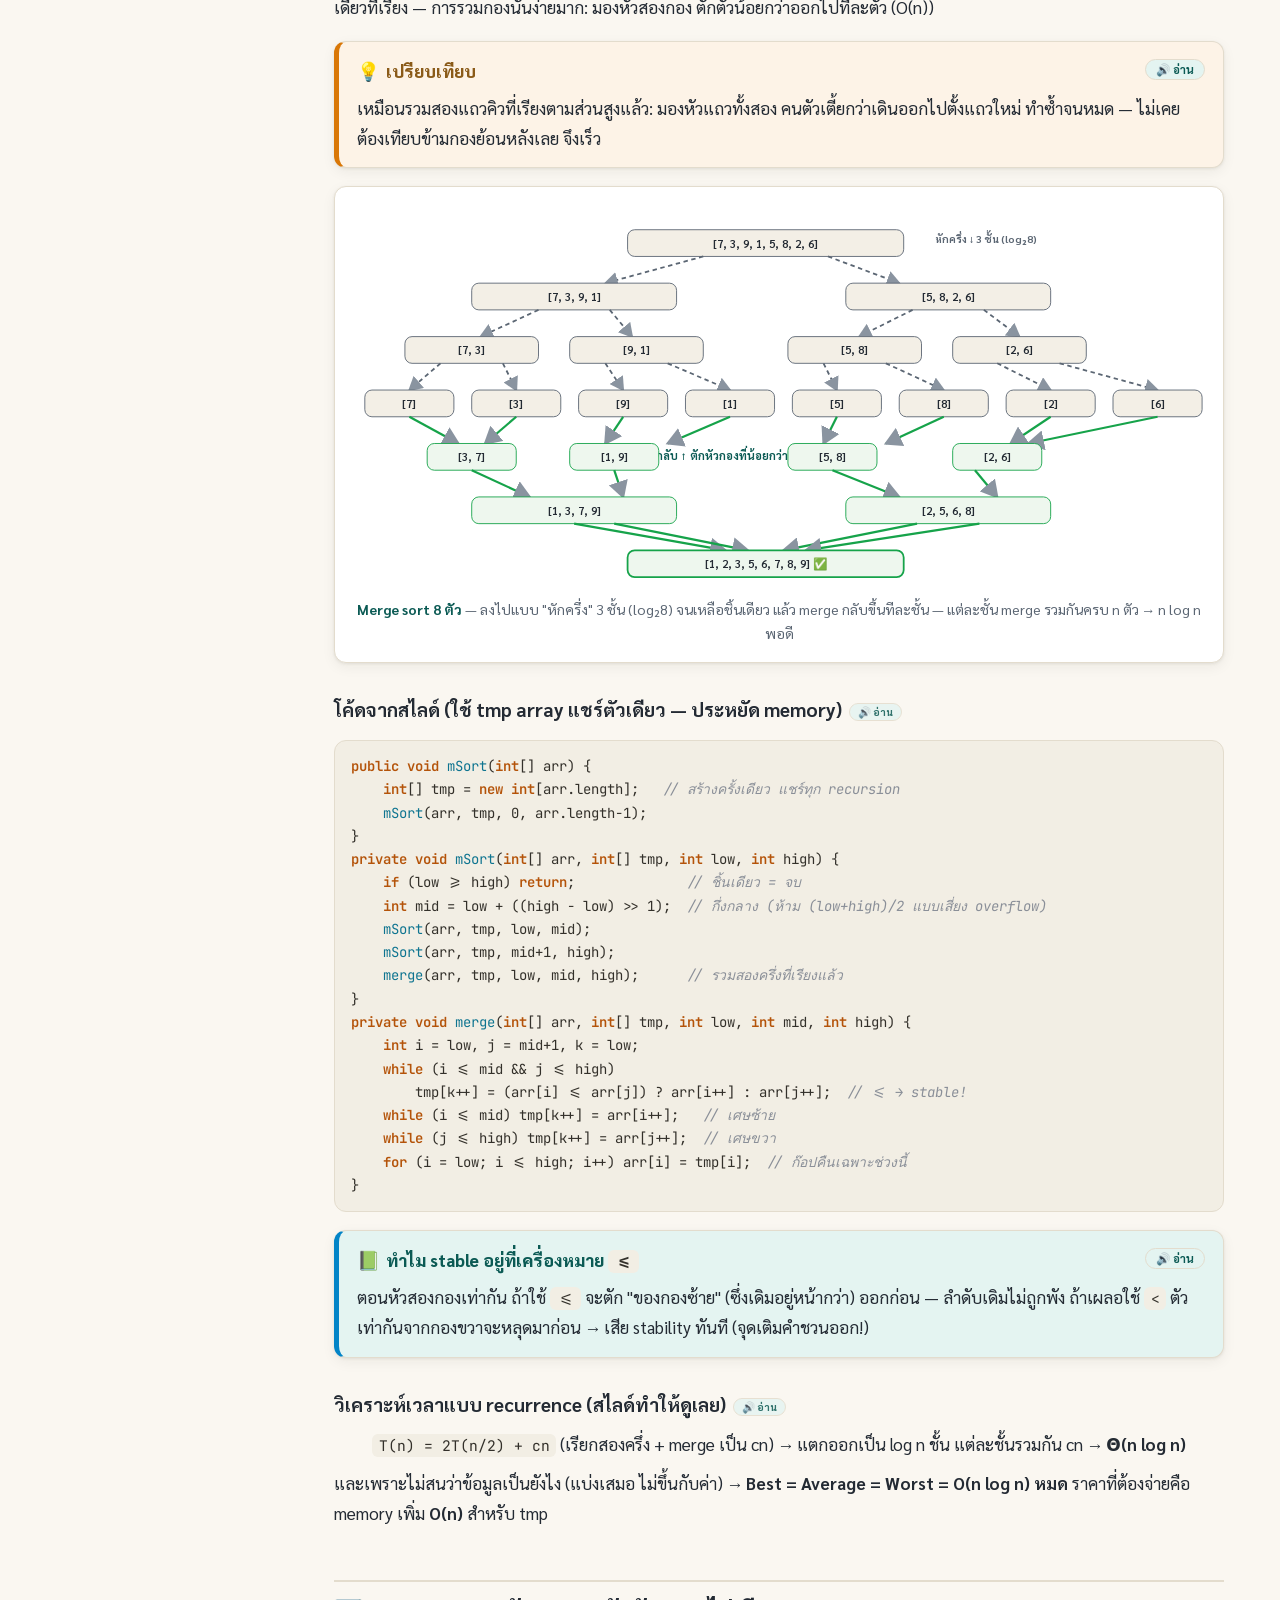
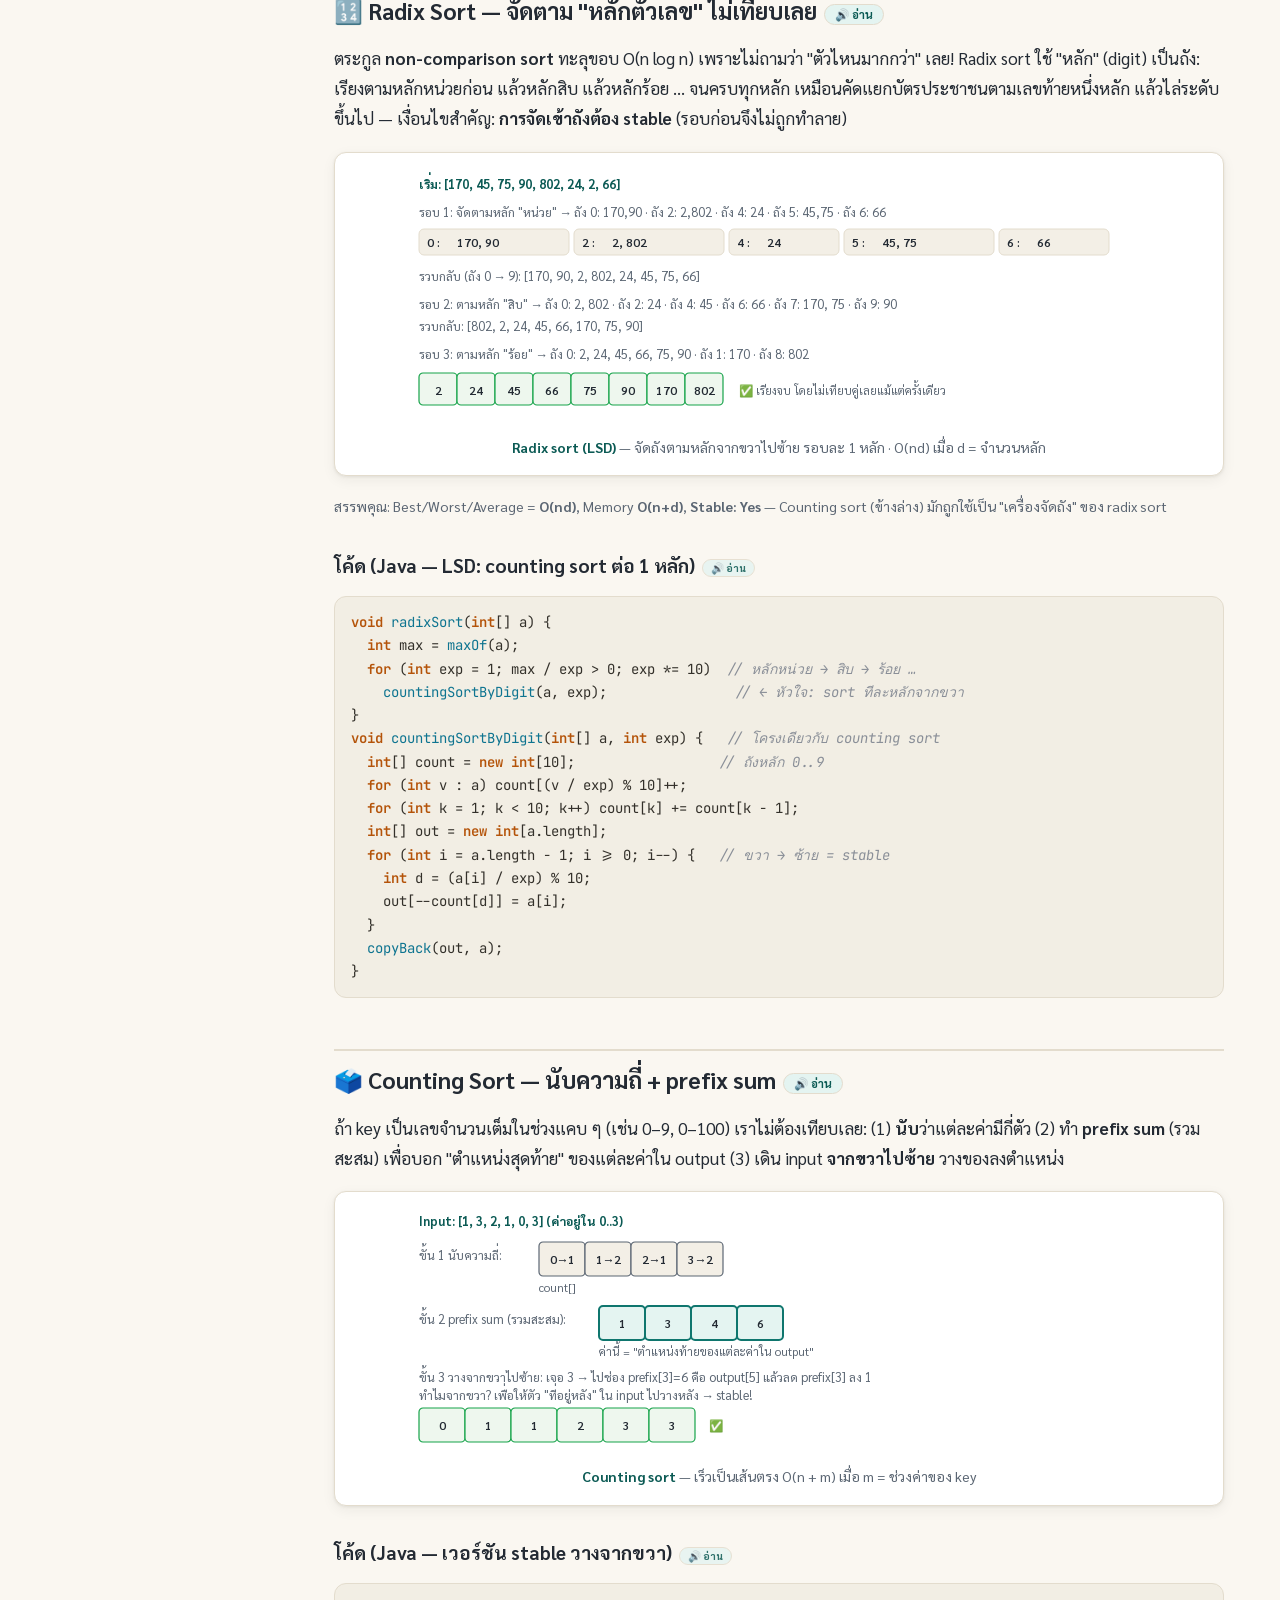
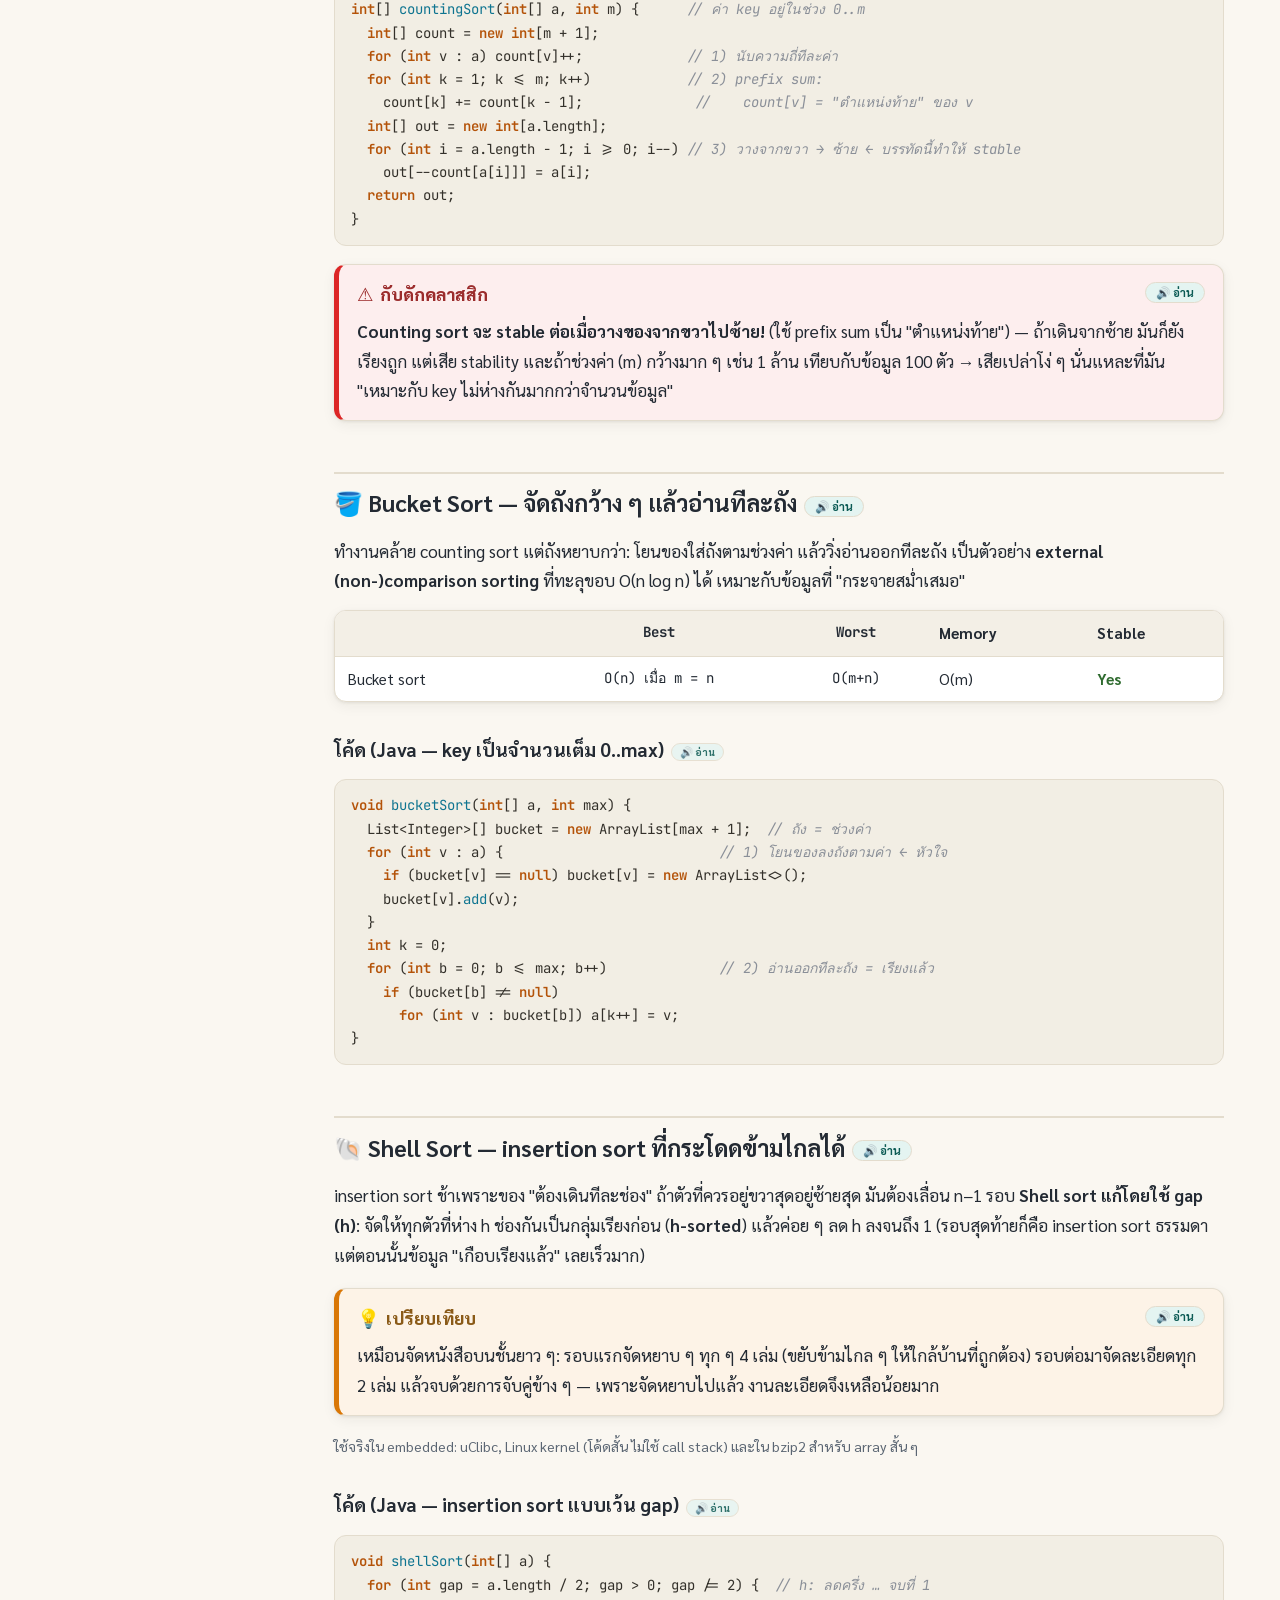
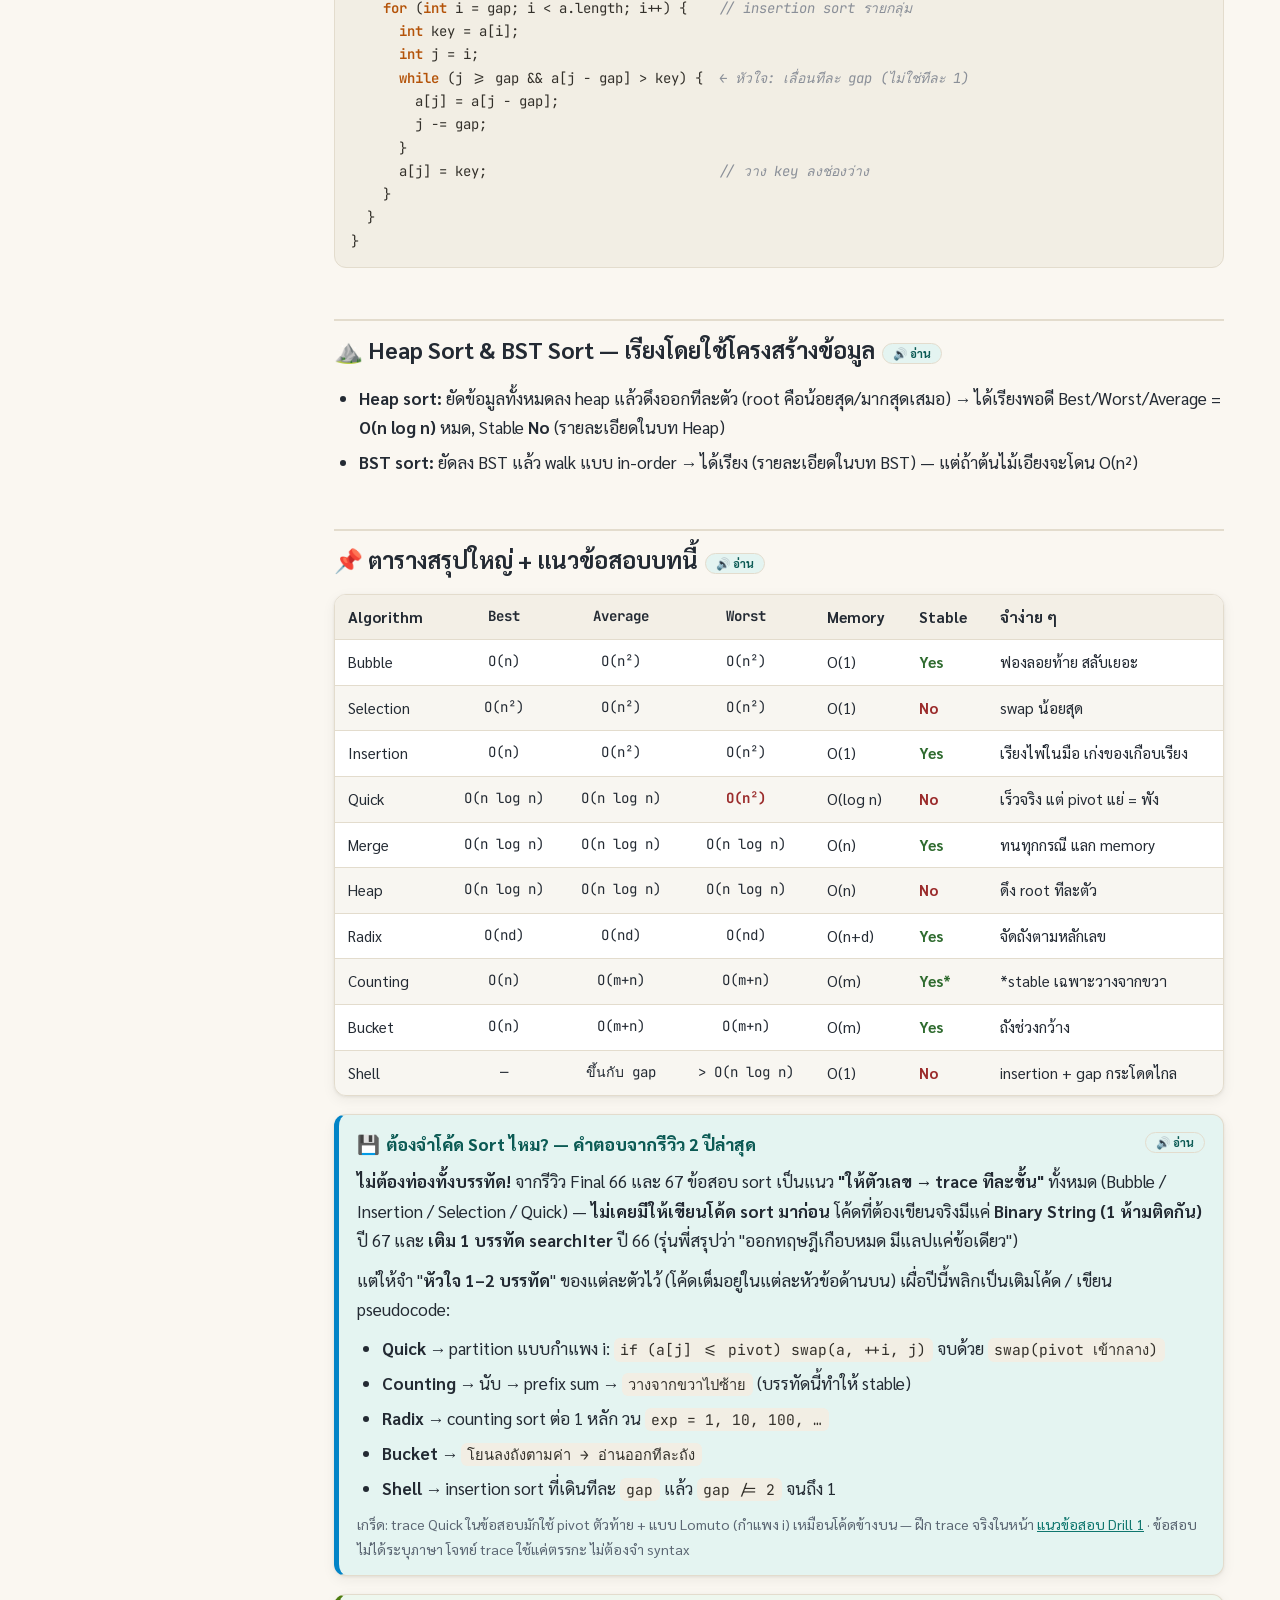
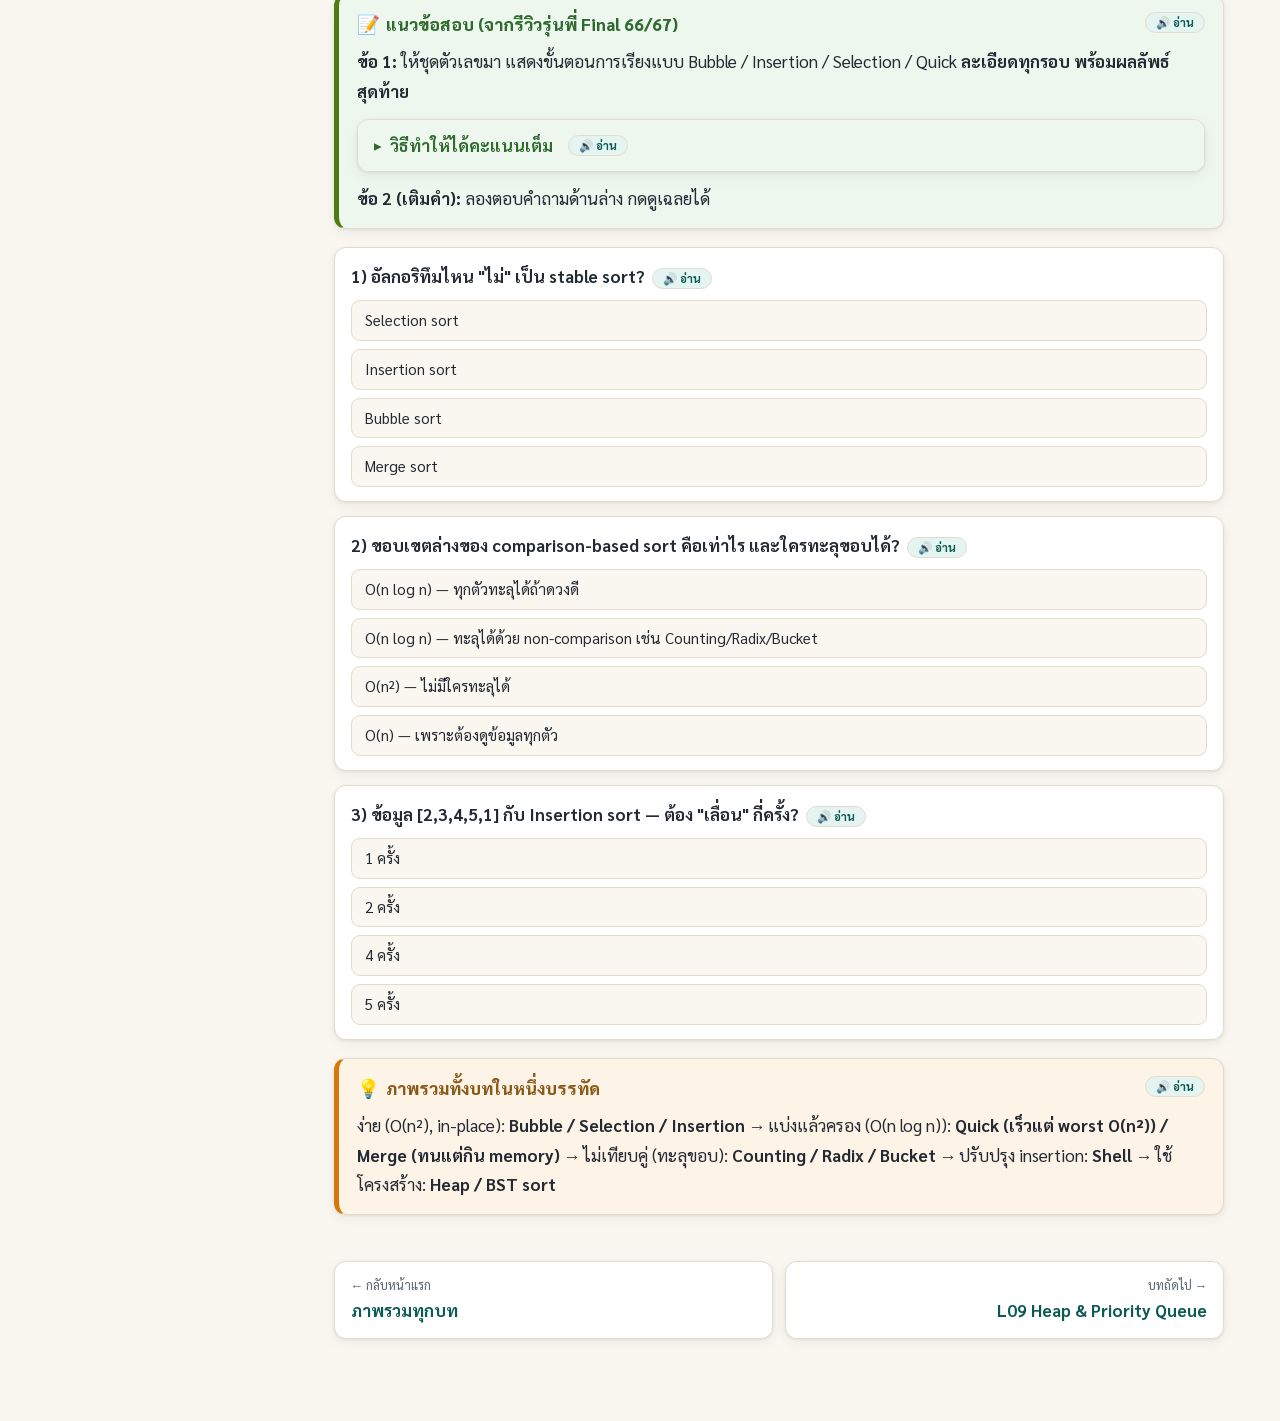
<file: sorting.html>
<!DOCTYPE html>
<html lang="th">
<head>
<meta charset="UTF-8">
<meta name="viewport" content="width=device-width, initial-scale=1.0">
<meta name="referrer" content="no-referrer">
<title>L08 Sorting — เว็บติวสอบ Final DSA</title>
<link rel="icon" href="data:image/svg+xml,%3Csvg xmlns=%27http://www.w3.org/2000/svg%27 viewBox=%270 0 32 32%27%3E%3Crect width=%2732%27 height=%2732%27 rx=%278%27 fill=%27%230e7490%27/%3E%3Ctext x=%2716%27 y=%2722%27 font-size=%2716%27 font-weight=%27bold%27 text-anchor=%27middle%27 fill=%27white%27 font-family=%27sans-serif%27%3EDS%3C/text%3E%3C/svg%3E">
<link rel="preconnect" href="https://fonts.googleapis.com">
<link rel="preconnect" href="https://fonts.gstatic.com" crossorigin>
<link href="https://fonts.googleapis.com/css2?family=Sarabun:wght@400;500;600;700;800&family=JetBrains+Mono:wght@400;600&display=swap" rel="stylesheet">
<link rel="stylesheet" href="assets/style.css">
</head>
<body class="topic-sorting">
<div id="progress"></div>
<header class="site">
  <div class="site-inner">
    <a class="brand" href="index.html"><span class="logo">DS</span>DSA Final Prep</a>
    <nav class="main">
      <a href="index.html">หน้าแรก</a>
      <a href="sorting.html" class="active">Sorting</a>
      <a href="heap.html">Heap &amp; PQ</a>
      <a href="bst.html">BST</a>
      <a href="avltree.html">AVL·RB·Splay</a>
      <a href="graph.html">Graph</a>
      <a href="exam.html">แนวข้อสอบ</a>
      <a href="onenight.html">คืนเดียวจบ</a>
    </nav>
    <div class="header-actions">
      <button class="icon-btn" data-action="toggle-theme" title="สลับธีมมืด/สว่าง" aria-label="สลับธีม">🌙</button>
    </div>
  </div>
</header>

<div class="wrap">
<aside class="toc">
  <div class="toc-head">สารบัญ Sorting <span class="chev">▾</span></div>
  <div class="toc-body">
    <a href="#why">ทำไมต้องเรียงข้อมูล</a>
    <a href="#basic">พื้นฐานที่ต้องรู้ก่อน</a>
    <a href="#bubble">Bubble Sort</a>
    <a href="#selection">Selection Sort</a>
    <a href="#insertion">Insertion Sort</a>
    <a href="#trio">เทียบ 3 ตัว intuitive</a>
    <a href="#dnc">Divide &amp; Conquer คืออะไร</a>
    <a href="#quick">Quick Sort</a>
    <a href="#merge">Merge Sort</a>
    <a href="#radix">Radix Sort</a>
    <a href="#counting">Counting Sort</a>
    <a href="#bucket">Bucket Sort</a>
    <a href="#shell">Shell Sort</a>
    <a href="#heapbst">Heap Sort &amp; BST Sort</a>
    <a href="#summary">ตารางสรุป + แนวข้อสอบ</a>
  </div>
</aside>

<main>
<section class="hero">
  <div class="kicker">L08 · Sorting Primer</div>
  <h1>Sorting — เรียงข้อมูลให้เป็นระเบียบ</h1>
  <p class="lead">บทนี้เป็นบทที่<strong>ออกสอบแน่นอนทุกปี</strong> — รุ่นพี่เจอทั้ง "trace การเรียงทีละรอบพร้อมผลลัพธ์สุดท้าย"
  (Bubble, Insertion, Selection, Quick) และ "เติมคำ 15 ข้อเรื่อง Sort/Big-O" เราจะเรียนจากง่ายไปยาก
  พร้อมภาพไล่ทีละสเต็ปให้เห็นว่าตัวเลขวิ่งยังไง</p>
  <div class="meta">
    <span class="chip">⭐ ออกสอบ: trace Bubble / Insertion / Selection / Quick</span>
    <span class="chip">⭐ เติมคำ: stability, Big-O</span>
  </div>
</section>

<h2 id="why">🤔 ทำไมต้องเรียงข้อมูล (Reasons for Sorting)</h2>
<p>ลองนึกภาพหนังสือในห้องสมุดที่วางเล่มสุ่ม ๆ — จะหาเล่มชื่อ "Zebra" ต้องไล่หาทุกชั้น แต่ถ้าเรียงตามตัวอักษรแล้ว
เปิดตรงกลาง ดูว่า Z อยู่ครึ่งหลัง เปิดซ้ำไปเรื่อย ๆ ก็เจอในไม่กี่ครั้ง การเรียงลำดับจึงเป็น "การวางรากฐาน"
ให้งานอื่นง่ายขึ้น 3 อย่าง (ตามสไลด์):</p>
<ul>
  <li><strong>ค้นหา (lookup/search) เร็วขึ้น</strong> — ข้อมูลเรียงแล้ว binary search ใช้ O(log n) แทนที่จะไล่หา O(n)</li>
  <li><strong>รวมชุดข้อมูล (merge) ง่ายขึ้น</strong> — สองกองเรียงแล้ว ตักตัวเล็กสุดทีละกองมารวมได้ในเส้นเดียว</li>
  <li><strong>ประมวลผลตามลำดับที่กำหนดได้</strong> — เช่น รายงานเรียงตามวันที่, จ่ายเงินตามลำดับความสำคัญ</li>
</ul>

<h2 id="basic">🧱 พื้นฐานที่ต้องรู้ก่อน (อ่านตรงนี้ให้ครบก่อน — ออกเติมคำบ่อย)</h2>

<div class="box basic"><div class="box-title"><span class="em">📗</span>พื้นฐาน 1: Big-O ใน 2 นาที</div>
<p>Big-O บอก "เวลาโตแบบไหน เมื่อข้อมูล (n) เยอะขึ้น" — เทียบกับการหาคนในห้อง:</p>
<ul>
  <li><strong>O(1)</strong> — ชี้หาเพื่อนที่นั่งที่โต๊ะ fix ไว้แล้ว 1 ครั้งจบ ไม่ว่าห้องจะมีกี่คน</li>
  <li><strong>O(log n)</strong> — เล่นเกมทายเลข 1–1000 โดยถาม "มากกว่า 500 ไหม?" ตัดครึ่งทิ้งทีละรอบ → 1000 คนก็ใช้แค่ ~10 คำถาม</li>
  <li><strong>O(n)</strong> — ไล่มองทุกคนในห้อง 1 รอบ คนเยอะขึ้นเท่าไร งานเยอะขึ้นเท่ากัน</li>
  <li><strong>O(n²)</strong> — ทุกคนต้องจับมือกับทุกคน คนเป็น 2 เท่า จับมือเป็น 4 เท่า (10 คน=45 ครั้ง, 100 คน=4,950 ครั้ง!)</li>
  <li><strong>O(n log n)</strong> — จุดคานงามของการ sort แบบเปรียบเทียบ (เดี๋ยวอธิบายว่าทำไมต่ำกว่านี้ไม่ได้)</li>
</ul>
<p>Best case = ดวงดีสุด (ข้อมูลดีไปหมด), Worst case = ดวงซวยสุด, Average case = เฉลี่ยทั่วไป</p></div>

<div class="box basic"><div class="box-title"><span class="em">📗</span>พื้นฐาน 2: ศัพท์ 4 คำที่ข้อสอบชอบถาม</div>
<ul>
  <li><strong>Comparison-based sort</strong> = เรียงโดย "เปรียบเทียบ" คู่ข้อมูล (ถามว่า ตัวไหนมากกว่า?) ตระกูลนี้ <strong>ต่ำสุดที่เป็นไปได้คือ O(n log n)</strong> เพราะต้องเทียบอย่างน้อย log n รอบ × จัดการ n ตัว</li>
  <li><strong>In-place</strong> = ไม่ต้องใช้หน่วยความจำเพิ่ม (extra memory เท่ากับ O(1)) เรียง "ในที่" เดิม เหมือนเรียงไพ่ในมือโดยไม่ต้องเอาลงโต๊ะ</li>
  <li><strong>Stable sort (เรียงแบบเสถียร)</strong> = ข้อมูลที่มีค่า key เท่ากัน <strong>คงลำดับเดิมไว้</strong> ไม่สลับกัน<br>
  เปรียบเทียบ: แถวคิวชำระเงินที่คนน้ำหนักซองเท่ากัน — ถ้า stable คนที่มาก่อนก็จ่ายก่อน ถ้าไม่ stable อาจถูกสลับ!<br>
  ใช้จริงตอน "เรียงหลาย key": เรียงตามชื่อก่อน แล้วเรียงตามคะแนนด้วย stable sort → คนคะแนนเท่ากันจะยังเรียงตามชื่อให้อัตโนมัติ</li>
  <li><strong>Internal sort</strong> = เรียงข้อมูลทั้งหมดในหน่วยความจำหลัก ไม่ต้องอ่าน/เขียนดิสก์เพิ่ม</li>
</ul></div>

<div class="box warn"><div class="box-title"><span class="em">⚠️</span>กับดักข้อสอบเรื่องทิศทาง</div>
<p><strong>Ascending</strong> = น้อย → มาก (1,2,3…), <strong>Descending</strong> = มาก → น้อย (9,8,7…) — อ่านโจทย์ให้ดีก่อน trace ทุกครั้ง!</p></div>

<h2 id="bubble">🫧 Bubble Sort — ฟองสบู่ลอยขึ้น</h2>
<p><strong>ไอเดีย:</strong> ยืนตรวจแถวคิวจากซ้ายไปขวา มองคู่ข้าง ๆ ทีละคู่ ถ้าตัวซ้าย &gt; ตัวขวาก็<strong>สลับ</strong> (swap)
เดินครบแถว 1 รอบ (1 pass) ค่า "หนักสุด" จะถูกดันไปสุดท้ายแล้วอยู่ตรงนั้นตลอด — เหมือนฟองอากาศในน้ำที่ลอยขึ้นเกาะผิวน้ำทีละฟอง</p>
<div class="box analogy"><div class="box-title"><span class="em">💡</span>เปรียบเทียบ</div>
<p>เหมือนเดินตรวจแถวนักเรียนที่เรียงตามส่วนสูง: มองคนริม 2 คน ถ้าตัวเล็กยืนขวาก็สลับ แล้วขยับไปมองคู่ถัดไป
เดินจนสุดแถว 1 รอบ = คนตัวสูงสุดไปยืนท้ายแถวแล้ว รอบหน้าไม่ต้องตรวจท้ายสุดอีก (จึงลดช่วง <code>j &lt; n-i-1</code>)</p></div>

<h3>ทำไมโค้ดวนซ้ำแบบนี้</h3>
<pre><code><span class="kw">void</span> <span class="fn">bubbleSort</span>(<span class="kw">int</span>[] a, <span class="kw">int</span> n) {
    <span class="kw">for</span> (<span class="kw">int</span> i = 0; i &lt; n-1; i++)        <span class="cm">// รอบนอก: n-1 pass</span>
        <span class="kw">for</span> (<span class="kw">int</span> j = 0; j &lt; n-i-1; j++)  <span class="cm">// รอบใน: เทียบคู่ข้าง ๆ จนก่อนโซนที่เรียงแล้ว</span>
            <span class="kw">if</span> (a[j] &gt; a[j+1])           <span class="cm">// ซ้ายมากกว่าขวา → สลับ</span>
                <span class="fn">swap</span>(a, j, j+1);
}</code></pre>
<p>สังเกต 2 จุด: (1) รอบนอกแค่ <code>n-1</code> pass เพราะเหลือตัวเดียวไม่ต้องเรียง (2) รอบในสั้นลงเรื่อย ๆ (<code>n-i-1</code>)
เพราะท้ายแถวเริ่ม "นิ่ง" เป็นโซนที่เรียงเสร็จแล้ว</p>

<h3>Trace — ข้อมูล [7, 3, 9, 1, 5, 8, 2, 6] (Ascending · 8 ตัว)</h3>
<figure class="diagram">
<svg viewBox="0 0 1000 535" width="1000" role="img" aria-label="Bubble sort visualization 8 elements">
  <defs><marker id="arwB2" markerWidth="8" markerHeight="8" refX="6" refY="4" orient="auto"><path d="M0,0 L7,4 L0,8 z" fill="#64748b"/></marker></defs>
  <rect x="20" y="9" width="18" height="14" rx="3" class="dcell good"/><text x="44" y="21" class="dlegend">ล็อก/เรียงเสร็จแล้ว</text>
  <rect x="210" y="9" width="18" height="14" rx="3" class="dcell hot"/><text x="234" y="21" class="dlegend">กำลังเทียบ/เพิ่งสลับ</text>
  <rect x="410" y="9" width="18" height="14" rx="3" class="dcell"/><text x="434" y="21" class="dlegend">ยังไม่ผ่าน</text>
  <text x="560" y="21" class="dtag-b">ข้อมูล [7, 3, 9, 1, 5, 8, 2, 6] · Ascending</text>

  <text x="20" y="46" class="dtag-b">Pass 1 ละเอียด — เทียบ 7 คู่ · สลับ 6 ครั้ง (ตัว 9 เดินทางไปท้าย)</text>
  <g>
    <rect x="110" y="56" width="26" height="26" rx="4" class="dcell hot"/><rect x="140" y="56" width="26" height="26" rx="4" class="dcell hot"/><rect x="170" y="56" width="26" height="26" rx="4" class="dcell"/><rect x="200" y="56" width="26" height="26" rx="4" class="dcell"/><rect x="230" y="56" width="26" height="26" rx="4" class="dcell"/><rect x="260" y="56" width="26" height="26" rx="4" class="dcell"/><rect x="290" y="56" width="26" height="26" rx="4" class="dcell"/><rect x="320" y="56" width="26" height="26" rx="4" class="dcell"/>
    <g font-size="10.5" font-weight="700" fill="#1e293b" text-anchor="middle"><text x="123" y="74">7</text><text x="153" y="74">3</text><text x="183" y="74">9</text><text x="213" y="74">1</text><text x="243" y="74">5</text><text x="273" y="74">8</text><text x="303" y="74">2</text><text x="333" y="74">6</text></g>
  </g>
  <line x1="352" y1="69" x2="380" y2="69" stroke="#64748b" stroke-width="1.6" marker-end="url(#arwB2)"/>
  <text x="366" y="97" text-anchor="middle" class="dswap">สลับ 7↔3</text>
  <g>
    <rect x="390" y="56" width="26" height="26" rx="4" class="dcell"/><rect x="420" y="56" width="26" height="26" rx="4" class="dcell hot"/><rect x="450" y="56" width="26" height="26" rx="4" class="dcell hot"/><rect x="480" y="56" width="26" height="26" rx="4" class="dcell"/><rect x="510" y="56" width="26" height="26" rx="4" class="dcell"/><rect x="540" y="56" width="26" height="26" rx="4" class="dcell"/><rect x="570" y="56" width="26" height="26" rx="4" class="dcell"/><rect x="600" y="56" width="26" height="26" rx="4" class="dcell"/>
    <g font-size="10.5" font-weight="700" fill="#1e293b" text-anchor="middle"><text x="403" y="74">3</text><text x="433" y="74">7</text><text x="463" y="74">9</text><text x="493" y="74">1</text><text x="523" y="74">5</text><text x="553" y="74">8</text><text x="583" y="74">2</text><text x="613" y="74">6</text></g>
  </g>
  <line x1="632" y1="69" x2="660" y2="69" stroke="#64748b" stroke-width="1.6" marker-end="url(#arwB2)"/>
  <text x="646" y="97" text-anchor="middle" class="dswap">7≤9 ผ่าน · สลับ 9↔1</text>
  <g>
    <rect x="670" y="56" width="26" height="26" rx="4" class="dcell"/><rect x="700" y="56" width="26" height="26" rx="4" class="dcell"/><rect x="730" y="56" width="26" height="26" rx="4" class="dcell hot"/><rect x="760" y="56" width="26" height="26" rx="4" class="dcell hot"/><rect x="790" y="56" width="26" height="26" rx="4" class="dcell"/><rect x="820" y="56" width="26" height="26" rx="4" class="dcell"/><rect x="850" y="56" width="26" height="26" rx="4" class="dcell"/><rect x="880" y="56" width="26" height="26" rx="4" class="dcell"/>
    <g font-size="10.5" font-weight="700" fill="#1e293b" text-anchor="middle"><text x="683" y="74">3</text><text x="713" y="74">7</text><text x="743" y="74">1</text><text x="773" y="74">9</text><text x="803" y="74">5</text><text x="833" y="74">8</text><text x="863" y="74">2</text><text x="893" y="74">6</text></g>
  </g>
  <text x="940" y="74" class="dtag">ข้ามที่ 7, 9</text>
  <g>
    <rect x="110" y="116" width="26" height="26" rx="4" class="dcell"/><rect x="140" y="116" width="26" height="26" rx="4" class="dcell"/><rect x="170" y="116" width="26" height="26" rx="4" class="dcell"/><rect x="200" y="116" width="26" height="26" rx="4" class="dcell hot"/><rect x="230" y="116" width="26" height="26" rx="4" class="dcell hot"/><rect x="260" y="116" width="26" height="26" rx="4" class="dcell"/><rect x="290" y="116" width="26" height="26" rx="4" class="dcell"/><rect x="320" y="116" width="26" height="26" rx="4" class="dcell"/>
    <g font-size="10.5" font-weight="700" fill="#1e293b" text-anchor="middle"><text x="123" y="134">3</text><text x="153" y="134">7</text><text x="183" y="134">1</text><text x="213" y="134">5</text><text x="243" y="134">9</text><text x="273" y="134">8</text><text x="303" y="134">2</text><text x="333" y="134">6</text></g>
  </g>
  <line x1="352" y1="129" x2="380" y2="129" stroke="#64748b" stroke-width="1.6" marker-end="url(#arwB2)"/>
  <text x="366" y="157" text-anchor="middle" class="dswap">สลับ 9↔5</text>
  <g>
    <rect x="390" y="116" width="26" height="26" rx="4" class="dcell"/><rect x="420" y="116" width="26" height="26" rx="4" class="dcell"/><rect x="450" y="116" width="26" height="26" rx="4" class="dcell"/><rect x="480" y="116" width="26" height="26" rx="4" class="dcell"/><rect x="510" y="116" width="26" height="26" rx="4" class="dcell hot"/><rect x="540" y="116" width="26" height="26" rx="4" class="dcell hot"/><rect x="570" y="116" width="26" height="26" rx="4" class="dcell"/><rect x="600" y="116" width="26" height="26" rx="4" class="dcell"/>
    <g font-size="10.5" font-weight="700" fill="#1e293b" text-anchor="middle"><text x="403" y="134">3</text><text x="433" y="134">7</text><text x="463" y="134">1</text><text x="493" y="134">5</text><text x="523" y="134">8</text><text x="553" y="134">9</text><text x="583" y="134">2</text><text x="613" y="134">6</text></g>
  </g>
  <line x1="632" y1="129" x2="660" y2="129" stroke="#64748b" stroke-width="1.6" marker-end="url(#arwB2)"/>
  <text x="646" y="157" text-anchor="middle" class="dswap">สลับ 9↔8</text>
  <g>
    <rect x="670" y="116" width="26" height="26" rx="4" class="dcell"/><rect x="700" y="116" width="26" height="26" rx="4" class="dcell"/><rect x="730" y="116" width="26" height="26" rx="4" class="dcell"/><rect x="760" y="116" width="26" height="26" rx="4" class="dcell"/><rect x="790" y="116" width="26" height="26" rx="4" class="dcell"/><rect x="820" y="116" width="26" height="26" rx="4" class="dcell hot"/><rect x="850" y="116" width="26" height="26" rx="4" class="dcell hot"/><rect x="880" y="116" width="26" height="26" rx="4" class="dcell"/>
    <g font-size="10.5" font-weight="700" fill="#1e293b" text-anchor="middle"><text x="683" y="134">3</text><text x="713" y="134">7</text><text x="743" y="134">1</text><text x="773" y="134">5</text><text x="803" y="134">8</text><text x="833" y="134">2</text><text x="863" y="134">9</text><text x="893" y="134">6</text></g>
  </g>
  <text x="940" y="134" class="dtag">ข้าม 8</text>
  <g>
    <rect x="110" y="176" width="26" height="26" rx="4" class="dcell"/><rect x="140" y="176" width="26" height="26" rx="4" class="dcell"/><rect x="170" y="176" width="26" height="26" rx="4" class="dcell"/><rect x="200" y="176" width="26" height="26" rx="4" class="dcell"/><rect x="230" y="176" width="26" height="26" rx="4" class="dcell"/><rect x="260" y="176" width="26" height="26" rx="4" class="dcell"/><rect x="290" y="176" width="26" height="26" rx="4" class="dcell hot"/><rect x="320" y="176" width="26" height="26" rx="4" class="dcell hot"/>
    <g font-size="10.5" font-weight="700" fill="#1e293b" text-anchor="middle"><text x="123" y="194">3</text><text x="153" y="194">7</text><text x="183" y="194">1</text><text x="213" y="194">5</text><text x="243" y="194">8</text><text x="273" y="194">2</text><text x="303" y="194">6</text><text x="333" y="194">9</text></g>
    <rect x="318.5" y="174.5" width="29" height="29" rx="5" fill="none" stroke="#16a34a" stroke-width="2"/>
  </g>
  <text x="400" y="192" class="dtag-b">จบ Pass 1 — 9 ล็อกท้าย ✅ (สลับ 6 ครั้ง)</text>

  <text x="20" y="240" class="dtag-b">State หลังจบแต่ละ Pass (รูปแบบที่เขียนในข้อสอบ)</text>
  <text x="110" y="266" class="dtag-b">Pass 2 — เทียบ 6 คู่ · สลับ 3 ครั้ง</text>
  <text x="430" y="266" class="dtag">สลับ: (7,1) (7,5) (8,2) (8,6)</text>
  <g>
    <rect x="110" y="274" width="26" height="26" rx="4" class="dcell"/><rect x="140" y="274" width="26" height="26" rx="4" class="dcell"/><rect x="170" y="274" width="26" height="26" rx="4" class="dcell"/><rect x="200" y="274" width="26" height="26" rx="4" class="dcell"/><rect x="230" y="274" width="26" height="26" rx="4" class="dcell"/><rect x="260" y="274" width="26" height="26" rx="4" class="dcell"/><rect x="290" y="274" width="26" height="26" rx="4" class="dcell good"/><rect x="320" y="274" width="26" height="26" rx="4" class="dcell good"/>
    <g font-size="10.5" font-weight="700" fill="#1e293b" text-anchor="middle"><text x="123" y="292">3</text><text x="153" y="292">1</text><text x="183" y="292">5</text><text x="213" y="292">7</text><text x="243" y="292">2</text><text x="273" y="292">6</text><text x="303" y="292">8</text><text x="333" y="292">9</text></g>
  </g>
  <text x="110" y="322" class="dtag-b">Pass 3 — เทียบ 5 คู่ · สลับ 2 ครั้ง</text>
  <text x="430" y="322" class="dtag">สลับ: (3,1) (7,2) (7,6)</text>
  <g>
    <rect x="110" y="330" width="26" height="26" rx="4" class="dcell"/><rect x="140" y="330" width="26" height="26" rx="4" class="dcell"/><rect x="170" y="330" width="26" height="26" rx="4" class="dcell"/><rect x="200" y="330" width="26" height="26" rx="4" class="dcell"/><rect x="230" y="330" width="26" height="26" rx="4" class="dcell"/><rect x="260" y="330" width="26" height="26" rx="4" class="dcell good"/><rect x="290" y="330" width="26" height="26" rx="4" class="dcell good"/><rect x="320" y="330" width="26" height="26" rx="4" class="dcell good"/>
    <g font-size="10.5" font-weight="700" fill="#1e293b" text-anchor="middle"><text x="123" y="348">1</text><text x="153" y="348">3</text><text x="183" y="348">5</text><text x="213" y="348">2</text><text x="243" y="348">6</text><text x="273" y="348">7</text><text x="303" y="348">8</text><text x="333" y="348">9</text></g>
  </g>
  <text x="110" y="378" class="dtag-b">Pass 4 — เทียบ 4 คู่ · สลับ 1 ครั้ง</text>
  <text x="430" y="378" class="dtag">สลับ: (5,2)</text>
  <g>
    <rect x="110" y="386" width="26" height="26" rx="4" class="dcell"/><rect x="140" y="386" width="26" height="26" rx="4" class="dcell"/><rect x="170" y="386" width="26" height="26" rx="4" class="dcell"/><rect x="200" y="386" width="26" height="26" rx="4" class="dcell"/><rect x="230" y="386" width="26" height="26" rx="4" class="dcell good"/><rect x="260" y="386" width="26" height="26" rx="4" class="dcell good"/><rect x="290" y="386" width="26" height="26" rx="4" class="dcell good"/><rect x="320" y="386" width="26" height="26" rx="4" class="dcell good"/>
    <g font-size="10.5" font-weight="700" fill="#1e293b" text-anchor="middle"><text x="123" y="404">1</text><text x="153" y="404">3</text><text x="183" y="404">2</text><text x="213" y="404">5</text><text x="243" y="404">6</text><text x="273" y="404">7</text><text x="303" y="404">8</text><text x="333" y="404">9</text></g>
  </g>
  <text x="110" y="434" class="dtag-b">Pass 5 — เทียบ 3 คู่ · สลับ 1 ครั้ง</text>
  <text x="430" y="434" class="dtag">สลับ: (3,2)</text>
  <g>
    <rect x="110" y="442" width="26" height="26" rx="4" class="dcell"/><rect x="140" y="442" width="26" height="26" rx="4" class="dcell"/><rect x="170" y="442" width="26" height="26" rx="4" class="dcell"/><rect x="200" y="442" width="26" height="26" rx="4" class="dcell"/><rect x="230" y="442" width="26" height="26" rx="4" class="dcell good"/><rect x="260" y="442" width="26" height="26" rx="4" class="dcell good"/><rect x="290" y="442" width="26" height="26" rx="4" class="dcell good"/><rect x="320" y="442" width="26" height="26" rx="4" class="dcell good"/>
    <g font-size="10.5" font-weight="700" fill="#1e293b" text-anchor="middle"><text x="123" y="460">1</text><text x="153" y="460">2</text><text x="183" y="460">3</text><text x="213" y="460">5</text><text x="243" y="460">6</text><text x="273" y="460">7</text><text x="303" y="460">8</text><text x="333" y="460">9</text></g>
  </g>
  <text x="110" y="490" class="dtag-b">Pass 6 — เทียบ 2 คู่ · สลับ 0 ครั้ง</text>
  <text x="430" y="490" class="dtag">ไม่สลับเลย → เรียงเสร็จ จบ ✅ (improved bubble)</text>
  <g>
    <rect x="110" y="498" width="26" height="26" rx="4" class="dcell good"/><rect x="140" y="498" width="26" height="26" rx="4" class="dcell good"/><rect x="170" y="498" width="26" height="26" rx="4" class="dcell good"/><rect x="200" y="498" width="26" height="26" rx="4" class="dcell good"/><rect x="230" y="498" width="26" height="26" rx="4" class="dcell good"/><rect x="260" y="498" width="26" height="26" rx="4" class="dcell good"/><rect x="290" y="498" width="26" height="26" rx="4" class="dcell good"/><rect x="320" y="498" width="26" height="26" rx="4" class="dcell good"/>
    <g font-size="10.5" font-weight="700" fill="#1e293b" text-anchor="middle"><text x="123" y="516">1</text><text x="153" y="516">2</text><text x="183" y="516">3</text><text x="213" y="516">5</text><text x="243" y="516">6</text><text x="273" y="516">7</text><text x="303" y="516">8</text><text x="333" y="516">9</text></g>
  </g>
  <text x="430" y="516" class="dtag-b">ผลลัพธ์สุดท้าย ✅ — เทียบ 26 ครั้ง · สลับ 12 ครั้ง (6 passes)</text>
</svg>
<figcaption><b>Bubble sort 8 ตัว</b> — แถวบนคือ Pass 1 แบบละเอียดทีละคู่ (ตัว 9 เดินทางไปท้าย) · ด้านล่างคือ state หลังจบแต่ละ pass แบบที่เขียนในข้อสอบ — เขียว = ตำแหน่งที่ล็อกแล้ว</figcaption>
</figure>

<div class="box basic"><div class="box-title"><span class="em">💡</span>Improved bubble sort (เวอร์ชันฉลาดขึ้น)</div>
<p>ถ้ารอบไหน <strong>ไม่มีการสลับเลยแม้แต่ครั้งเดียว</strong> แปลว่าเรียงเสร็จแล้ว — ใช้ตัวแปร <code>swapped</code> จำไว้แล้ว break ออก
นี่คือเหตุผลที่ best case เป็น <strong>O(n)</strong> (ข้อมูลเรียงมาแล้ว แวะดูรอบเดียวจบ) — ส่วนแบบ naïve ที่วนตามโค้ดข้างบน best = O(n²) เหมือนกันหมด</p></div>

<h3>สรุปตัวเลข Bubble Sort</h3>
<div class="tbl-wrap"><table>
<thead><tr><th></th><th class="num">Comparisons</th><th class="num">Swaps</th></tr></thead>
<tbody>
<tr><td>Best (เรียงมาแล้ว)</td><td class="num">O(n)</td><td class="num">O(1)</td></tr>
<tr><td>Worst (เรียงสวนทาง)</td><td class="num">O(n²)</td><td class="num">O(n²)</td></tr>
<tr><td>Average</td><td class="num">O(n²)</td><td class="num">O(n²)</td></tr>
</tbody></table></div>
<p class="small">Memory: ไม่ต้องใช้เพิ่ม (in-place, O(1)) · Stable: <strong>Yes</strong> (เท่ากันไม่สลับ เพราะเงื่อนไขเป็น <code>&gt;</code> เท่านั้น) · สไลด์บอกว่า <em>ทำไว้เพื่อการเรียนการสอน ห้ามใช้จริง!</em></p>

<h2 id="selection">🎯 Selection Sort — เลือกตัวเล็กสุดมาวางหน้า</h2>
<p><strong>ไอเดีย:</strong> มองทั้งแถว <strong>หาตัวเล็กสุด</strong> แล้วเอามาสลับไว้หัวแถว จากนั้นก็มองแถวที่เหลือ หาเล็กสุดมาไว้ตำแหน่งที่ 2 … ไล่ไปเรื่อย ๆ
เหมือนเลือกกัปตันทีม: จับฉ่ายทั้งห้อง หยิบเก่งสุดคนแรก แล้วไล่เลือกลำดับถัดไปจากคนที่เหลือ</p>

<figure class="diagram">
<svg viewBox="0 0 700 585" width="700" role="img" aria-label="Selection sort visualization 8 elements">
  <defs><marker id="arwS2" markerWidth="8" markerHeight="8" refX="6" refY="4" orient="auto"><path d="M0,0 L7,4 L0,8 z" fill="#d97706"/></marker></defs>
  <rect x="20" y="9" width="18" height="14" rx="3" class="dcell good"/><text x="44" y="21" class="dlegend">ล็อกแล้ว (หน้าสุดทีละช่อง)</text>
  <rect x="280" y="9" width="18" height="14" rx="3" class="dcell hot"/><text x="304" y="21" class="dlegend">min ที่เจอรอบนี้</text>

  <text x="110" y="40" class="dtag-b">รอบ 1 · min = 1 (idx 3) → สลับ a[0] ↔ a[3]</text>
  <path d="M 227 60 Q 176 48 125 60" fill="none" stroke="#d97706" stroke-width="1.8" marker-end="url(#arwS2)"/>
  <rect x="110" y="64" width="30" height="30" rx="4" class="dcell"/><text x="125" y="84" text-anchor="middle" class="dtxt">7</text>
  <rect x="144" y="64" width="30" height="30" rx="4" class="dcell"/><text x="159" y="84" text-anchor="middle" class="dtxt">3</text>
  <rect x="178" y="64" width="30" height="30" rx="4" class="dcell"/><text x="193" y="84" text-anchor="middle" class="dtxt">9</text>
  <rect x="212" y="64" width="30" height="30" rx="4" class="dcell hot"/><text x="227" y="84" text-anchor="middle" class="dtxt">1</text>
  <rect x="246" y="64" width="30" height="30" rx="4" class="dcell"/><text x="261" y="84" text-anchor="middle" class="dtxt">5</text>
  <rect x="280" y="64" width="30" height="30" rx="4" class="dcell"/><text x="295" y="84" text-anchor="middle" class="dtxt">8</text>
  <rect x="314" y="64" width="30" height="30" rx="4" class="dcell"/><text x="329" y="84" text-anchor="middle" class="dtxt">2</text>
  <rect x="348" y="64" width="30" height="30" rx="4" class="dcell"/><text x="363" y="84" text-anchor="middle" class="dtxt">6</text>

  <text x="110" y="108" class="dtag-b">รอบ 2 · min = 2 (idx 6) → สลับ a[1] ↔ a[6]</text>
  <path d="M 329 128 Q 244 116 159 128" fill="none" stroke="#d97706" stroke-width="1.8" marker-end="url(#arwS2)"/>
  <rect x="110" y="132" width="30" height="30" rx="4" class="dcell good"/><text x="125" y="152" text-anchor="middle" class="dtxt">1</text>
  <rect x="144" y="132" width="30" height="30" rx="4" class="dcell"/><text x="159" y="152" text-anchor="middle" class="dtxt">3</text>
  <rect x="178" y="132" width="30" height="30" rx="4" class="dcell"/><text x="193" y="152" text-anchor="middle" class="dtxt">9</text>
  <rect x="212" y="132" width="30" height="30" rx="4" class="dcell"/><text x="227" y="152" text-anchor="middle" class="dtxt">7</text>
  <rect x="246" y="132" width="30" height="30" rx="4" class="dcell"/><text x="261" y="152" text-anchor="middle" class="dtxt">5</text>
  <rect x="280" y="132" width="30" height="30" rx="4" class="dcell"/><text x="295" y="152" text-anchor="middle" class="dtxt">8</text>
  <rect x="314" y="132" width="30" height="30" rx="4" class="dcell hot"/><text x="329" y="152" text-anchor="middle" class="dtxt">2</text>
  <rect x="348" y="132" width="30" height="30" rx="4" class="dcell"/><text x="363" y="152" text-anchor="middle" class="dtxt">6</text>

  <text x="110" y="176" class="dtag-b">รอบ 3 · min = 3 (idx 5) → สลับ a[2] ↔ a[5]</text>
  <path d="M 295 196 Q 244 184 193 196" fill="none" stroke="#d97706" stroke-width="1.8" marker-end="url(#arwS2)"/>
  <rect x="110" y="200" width="30" height="30" rx="4" class="dcell good"/><text x="125" y="220" text-anchor="middle" class="dtxt">1</text>
  <rect x="144" y="200" width="30" height="30" rx="4" class="dcell good"/><text x="159" y="220" text-anchor="middle" class="dtxt">2</text>
  <rect x="178" y="200" width="30" height="30" rx="4" class="dcell"/><text x="193" y="220" text-anchor="middle" class="dtxt">9</text>
  <rect x="212" y="200" width="30" height="30" rx="4" class="dcell"/><text x="227" y="220" text-anchor="middle" class="dtxt">7</text>
  <rect x="246" y="200" width="30" height="30" rx="4" class="dcell"/><text x="261" y="220" text-anchor="middle" class="dtxt">5</text>
  <rect x="280" y="200" width="30" height="30" rx="4" class="dcell hot"/><text x="295" y="220" text-anchor="middle" class="dtxt">8</text>
  <rect x="314" y="200" width="30" height="30" rx="4" class="dcell"/><text x="329" y="220" text-anchor="middle" class="dtxt">3</text>
  <rect x="348" y="200" width="30" height="30" rx="4" class="dcell"/><text x="363" y="220" text-anchor="middle" class="dtxt">6</text>

  <text x="110" y="244" class="dtag-b">รอบ 4 · min = 5 (idx 4) → สลับ a[3] ↔ a[4]</text>
  <path d="M 261 264 Q 244 252 227 264" fill="none" stroke="#d97706" stroke-width="1.8" marker-end="url(#arwS2)"/>
  <rect x="110" y="268" width="30" height="30" rx="4" class="dcell good"/><text x="125" y="288" text-anchor="middle" class="dtxt">1</text>
  <rect x="144" y="268" width="30" height="30" rx="4" class="dcell good"/><text x="159" y="288" text-anchor="middle" class="dtxt">2</text>
  <rect x="178" y="268" width="30" height="30" rx="4" class="dcell good"/><text x="193" y="288" text-anchor="middle" class="dtxt">3</text>
  <rect x="212" y="268" width="30" height="30" rx="4" class="dcell"/><text x="227" y="288" text-anchor="middle" class="dtxt">7</text>
  <rect x="246" y="268" width="30" height="30" rx="4" class="dcell hot"/><text x="261" y="288" text-anchor="middle" class="dtxt">5</text>
  <rect x="280" y="268" width="30" height="30" rx="4" class="dcell"/><text x="295" y="288" text-anchor="middle" class="dtxt">8</text>
  <rect x="314" y="268" width="30" height="30" rx="4" class="dcell"/><text x="329" y="288" text-anchor="middle" class="dtxt">9</text>
  <rect x="348" y="268" width="30" height="30" rx="4" class="dcell"/><text x="363" y="288" text-anchor="middle" class="dtxt">6</text>

  <text x="110" y="312" class="dtag-b">รอบ 5 · min = 6 (idx 7) → สลับ a[4] ↔ a[7]</text>
  <path d="M 363 332 Q 312 320 261 332" fill="none" stroke="#d97706" stroke-width="1.8" marker-end="url(#arwS2)"/>
  <rect x="110" y="336" width="30" height="30" rx="4" class="dcell good"/><text x="125" y="356" text-anchor="middle" class="dtxt">1</text>
  <rect x="144" y="336" width="30" height="30" rx="4" class="dcell good"/><text x="159" y="356" text-anchor="middle" class="dtxt">2</text>
  <rect x="178" y="336" width="30" height="30" rx="4" class="dcell good"/><text x="193" y="356" text-anchor="middle" class="dtxt">3</text>
  <rect x="212" y="336" width="30" height="30" rx="4" class="dcell good"/><text x="227" y="356" text-anchor="middle" class="dtxt">5</text>
  <rect x="246" y="336" width="30" height="30" rx="4" class="dcell"/><text x="261" y="356" text-anchor="middle" class="dtxt">7</text>
  <rect x="280" y="336" width="30" height="30" rx="4" class="dcell"/><text x="295" y="356" text-anchor="middle" class="dtxt">8</text>
  <rect x="314" y="336" width="30" height="30" rx="4" class="dcell"/><text x="329" y="356" text-anchor="middle" class="dtxt">9</text>
  <rect x="348" y="336" width="30" height="30" rx="4" class="dcell hot"/><text x="363" y="356" text-anchor="middle" class="dtxt">6</text>

  <text x="110" y="380" class="dtag-b">รอบ 6 · min = 7 (idx 7) → สลับ a[5] ↔ a[7]</text>
  <path d="M 363 400 Q 329 388 295 400" fill="none" stroke="#d97706" stroke-width="1.8" marker-end="url(#arwS2)"/>
  <rect x="110" y="404" width="30" height="30" rx="4" class="dcell good"/><text x="125" y="424" text-anchor="middle" class="dtxt">1</text>
  <rect x="144" y="404" width="30" height="30" rx="4" class="dcell good"/><text x="159" y="424" text-anchor="middle" class="dtxt">2</text>
  <rect x="178" y="404" width="30" height="30" rx="4" class="dcell good"/><text x="193" y="424" text-anchor="middle" class="dtxt">3</text>
  <rect x="212" y="404" width="30" height="30" rx="4" class="dcell good"/><text x="227" y="424" text-anchor="middle" class="dtxt">5</text>
  <rect x="246" y="404" width="30" height="30" rx="4" class="dcell good"/><text x="261" y="424" text-anchor="middle" class="dtxt">6</text>
  <rect x="280" y="404" width="30" height="30" rx="4" class="dcell"/><text x="295" y="424" text-anchor="middle" class="dtxt">8</text>
  <rect x="314" y="404" width="30" height="30" rx="4" class="dcell"/><text x="329" y="424" text-anchor="middle" class="dtxt">9</text>
  <rect x="348" y="404" width="30" height="30" rx="4" class="dcell hot"/><text x="363" y="424" text-anchor="middle" class="dtxt">7</text>

  <text x="110" y="448" class="dtag-b">รอบ 7 · min = 8 (idx 7) → สลับ a[6] ↔ a[7]</text>
  <path d="M 363 468 Q 346 456 329 468" fill="none" stroke="#d97706" stroke-width="1.8" marker-end="url(#arwS2)"/>
  <rect x="110" y="472" width="30" height="30" rx="4" class="dcell good"/><text x="125" y="492" text-anchor="middle" class="dtxt">1</text>
  <rect x="144" y="472" width="30" height="30" rx="4" class="dcell good"/><text x="159" y="492" text-anchor="middle" class="dtxt">2</text>
  <rect x="178" y="472" width="30" height="30" rx="4" class="dcell good"/><text x="193" y="492" text-anchor="middle" class="dtxt">3</text>
  <rect x="212" y="472" width="30" height="30" rx="4" class="dcell good"/><text x="227" y="492" text-anchor="middle" class="dtxt">5</text>
  <rect x="246" y="472" width="30" height="30" rx="4" class="dcell good"/><text x="261" y="492" text-anchor="middle" class="dtxt">6</text>
  <rect x="280" y="472" width="30" height="30" rx="4" class="dcell good"/><text x="295" y="492" text-anchor="middle" class="dtxt">7</text>
  <rect x="314" y="472" width="30" height="30" rx="4" class="dcell hot"/><text x="329" y="492" text-anchor="middle" class="dtxt">9</text>
  <rect x="348" y="472" width="30" height="30" rx="4" class="dcell hot"/><text x="363" y="492" text-anchor="middle" class="dtxt">8</text>

  <text x="110" y="516" class="dtag-b">เรียงเสร็จ ✅ — เทียบ 28 ครั้ง (ตายตัว) · สลับ 7 ครั้ง (ทุกรอบ!)</text>
  <rect x="110" y="524" width="30" height="30" rx="4" class="dcell good"/><text x="125" y="544" text-anchor="middle" class="dtxt">1</text>
  <rect x="144" y="524" width="30" height="30" rx="4" class="dcell good"/><text x="159" y="544" text-anchor="middle" class="dtxt">2</text>
  <rect x="178" y="524" width="30" height="30" rx="4" class="dcell good"/><text x="193" y="544" text-anchor="middle" class="dtxt">3</text>
  <rect x="212" y="524" width="30" height="30" rx="4" class="dcell good"/><text x="227" y="544" text-anchor="middle" class="dtxt">5</text>
  <rect x="246" y="524" width="30" height="30" rx="4" class="dcell good"/><text x="261" y="544" text-anchor="middle" class="dtxt">6</text>
  <rect x="280" y="524" width="30" height="30" rx="4" class="dcell good"/><text x="295" y="544" text-anchor="middle" class="dtxt">7</text>
  <rect x="314" y="524" width="30" height="30" rx="4" class="dcell good"/><text x="329" y="544" text-anchor="middle" class="dtxt">8</text>
  <rect x="348" y="524" width="30" height="30" rx="4" class="dcell good"/><text x="363" y="544" text-anchor="middle" class="dtxt">9</text>
</svg>
<figcaption><b>Selection sort 7 รอบ</b> — ลูกศรส้มชี้ min ของโซนที่ยังไม่เรียง แล้วสลับเข้าตำแหน่งหน้าสุดของโซน (เขียวล็อกทีละช่อง) · ตัวอย่างนี้สลับครบทุกรอบ</figcaption>
</figure>

<h3>จุดสังเกตสำคัญ (ออกเติมคำบ่อย)</h3>
<ul>
  <li><strong>จำนวนเทียบ "ตายตัว" ที่ O(n²) เสมอ</strong> ไม่ว่าข้อมูลเรียงมาแล้วหรือยัง — เพราะมันต้อง "สแกนหา min" ทุกรอบเสมอ → Best = Worst = O(n²) ในการเทียบ</li>
  <li>แต่ <strong>swap น้อยมาก (สูงสุด n-1 ครั้ง)</strong> — จุดขายตัวเดียวของมัน: เหมาะเมื่อ "การเขียนข้อมูลแพง" (เช่น เขียน flash memory)</li>
  <li><strong>Stable: No!</strong> กับดักคลาสสิก — การ "สลับข้ามระยะไกล" อาจกระโดดข้ามตัวที่ค่าเท่ากันไป เช่น [3a, 3b, 1] → รอบแรกสลับ 3a กับ 1 ได้ [1, 3b, 3a] → 3a กับ 3b สลับที่กัน ลำดับเดิมพัง</li>
</ul>

<h2 id="insertion">🃏 Insertion Sort — เรียงไพ่ในมือ</h2>
<p><strong>ไอเดีย:</strong> ฝั่งซ้ายคือ "ไพ่ในมือ" (เรียงแล้ว) ฝั่งขวาคือกองกองใหม่ หยิบทีละใบ แล้ว <strong>สอด</strong> เข้าตำแหน่งที่ถูกต้องของฝั่งซ้าย โดยเลื่อนไพ่ที่ใหญ่กว่าไปขวาทีละใบ
เริ่มจากฝั่งซ้ายมี 1 ใบ (ไพ่ 1 ใบถือว่าเรียงแล้วเสมอ) จนหมดกอง</p>

<figure class="diagram">
<svg viewBox="0 0 640 585" width="640" role="img" aria-label="Insertion sort visualization 8 elements">
  <defs><marker id="arwI2" markerWidth="8" markerHeight="8" refX="6" refY="4" orient="auto"><path d="M0,0 L7,4 L0,8 z" fill="#d97706"/></marker></defs>
  <rect x="20" y="9" width="18" height="14" rx="3" class="dcell good"/><text x="44" y="21" class="dlegend">โซนเรียงแล้ว (ไพ่ในมือ)</text>
  <rect x="240" y="9" width="18" height="14" rx="3" class="dcell hot"/><text x="264" y="21" class="dlegend">ตัวที่หยิบมา</text>
  <rect x="420" y="9" width="18" height="14" rx="3" class="dcell"/><text x="444" y="21" class="dlegend">กองรอเรียง</text>

  <text x="20" y="77" class="dtag-b">ขั้น 1 · หยิบ 3</text>
  <text x="20" y="93" class="dtag">เลื่อน 1 ครั้ง</text>
  <path d="M 249 60 Q 222 44 202 60" fill="none" stroke="#d97706" stroke-width="1.8" marker-end="url(#arwI2)"/>
  <text x="228" y="40" class="dswap">สอด 1 ก่อน 7</text>
  <rect x="200" y="64" width="30" height="30" rx="4" class="dcell good"/><text x="215" y="84" text-anchor="middle" class="dtxt">7</text>
  <rect x="234" y="64" width="30" height="30" rx="4" class="dcell hot"/><text x="249" y="84" text-anchor="middle" class="dtxt">3</text>
  <rect x="268" y="64" width="30" height="30" rx="4" class="dcell"/><text x="283" y="84" text-anchor="middle" class="dtxt">9</text>
  <rect x="302" y="64" width="30" height="30" rx="4" class="dcell"/><text x="317" y="84" text-anchor="middle" class="dtxt">1</text>
  <rect x="336" y="64" width="30" height="30" rx="4" class="dcell"/><text x="351" y="84" text-anchor="middle" class="dtxt">5</text>
  <rect x="370" y="64" width="30" height="30" rx="4" class="dcell"/><text x="385" y="84" text-anchor="middle" class="dtxt">8</text>
  <rect x="404" y="64" width="30" height="30" rx="4" class="dcell"/><text x="419" y="84" text-anchor="middle" class="dtxt">2</text>
  <rect x="438" y="64" width="30" height="30" rx="4" class="dcell"/><text x="453" y="84" text-anchor="middle" class="dtxt">6</text>
  <line x1="232" y1="60" x2="232" y2="98" stroke="#94a3b8" stroke-width="1.3" stroke-dasharray="4 3"/>

  <text x="20" y="145" class="dtag-b">ขั้น 2 · หยิบ 9</text>
  <text x="20" y="161" class="dtag">ใหญ่สุด ไม่เลื่อน</text>
  <text x="283" y="114" text-anchor="middle" class="dswap">วางทันที</text>
  <rect x="200" y="132" width="30" height="30" rx="4" class="dcell good"/><text x="215" y="152" text-anchor="middle" class="dtxt">3</text>
  <rect x="234" y="132" width="30" height="30" rx="4" class="dcell good"/><text x="249" y="152" text-anchor="middle" class="dtxt">7</text>
  <rect x="268" y="132" width="30" height="30" rx="4" class="dcell hot"/><text x="283" y="152" text-anchor="middle" class="dtxt">9</text>
  <rect x="302" y="132" width="30" height="30" rx="4" class="dcell"/><text x="317" y="152" text-anchor="middle" class="dtxt">1</text>
  <rect x="336" y="132" width="30" height="30" rx="4" class="dcell"/><text x="351" y="152" text-anchor="middle" class="dtxt">5</text>
  <rect x="370" y="132" width="30" height="30" rx="4" class="dcell"/><text x="385" y="152" text-anchor="middle" class="dtxt">8</text>
  <rect x="404" y="132" width="30" height="30" rx="4" class="dcell"/><text x="419" y="152" text-anchor="middle" class="dtxt">2</text>
  <rect x="438" y="132" width="30" height="30" rx="4" class="dcell"/><text x="453" y="152" text-anchor="middle" class="dtxt">6</text>
  <line x1="266" y1="128" x2="266" y2="166" stroke="#94a3b8" stroke-width="1.3" stroke-dasharray="4 3"/>

  <text x="20" y="213" class="dtag-b">ขั้น 3 · หยิบ 1</text>
  <text x="20" y="229" class="dtag">เลื่อน 3 ครั้ง</text>
  <path d="M 317 196 Q 260 178 202 196" fill="none" stroke="#d97706" stroke-width="1.8" marker-end="url(#arwI2)"/>
  <text x="258" y="174" class="dswap">สอดหน้าสุด (เลื่อน 9,7,3)</text>
  <rect x="200" y="200" width="30" height="30" rx="4" class="dcell good"/><text x="215" y="220" text-anchor="middle" class="dtxt">3</text>
  <rect x="234" y="200" width="30" height="30" rx="4" class="dcell good"/><text x="249" y="220" text-anchor="middle" class="dtxt">7</text>
  <rect x="268" y="200" width="30" height="30" rx="4" class="dcell good"/><text x="283" y="220" text-anchor="middle" class="dtxt">9</text>
  <rect x="302" y="200" width="30" height="30" rx="4" class="dcell hot"/><text x="317" y="220" text-anchor="middle" class="dtxt">1</text>
  <rect x="336" y="200" width="30" height="30" rx="4" class="dcell"/><text x="351" y="220" text-anchor="middle" class="dtxt">5</text>
  <rect x="370" y="200" width="30" height="30" rx="4" class="dcell"/><text x="385" y="220" text-anchor="middle" class="dtxt">8</text>
  <rect x="404" y="200" width="30" height="30" rx="4" class="dcell"/><text x="419" y="220" text-anchor="middle" class="dtxt">2</text>
  <rect x="438" y="200" width="30" height="30" rx="4" class="dcell"/><text x="453" y="220" text-anchor="middle" class="dtxt">6</text>
  <line x1="300" y1="196" x2="300" y2="234" stroke="#94a3b8" stroke-width="1.3" stroke-dasharray="4 3"/>

  <text x="20" y="281" class="dtag-b">ขั้น 4 · หยิบ 5</text>
  <text x="20" y="297" class="dtag">เลื่อน 2 ครั้ง</text>
  <path d="M 351 264 Q 307 246 266 264" fill="none" stroke="#d97706" stroke-width="1.8" marker-end="url(#arwI2)"/>
  <text x="307" y="242" class="dswap">สอดก่อน 7 (เลื่อน 9,7)</text>
  <rect x="200" y="268" width="30" height="30" rx="4" class="dcell good"/><text x="215" y="288" text-anchor="middle" class="dtxt">1</text>
  <rect x="234" y="268" width="30" height="30" rx="4" class="dcell good"/><text x="249" y="288" text-anchor="middle" class="dtxt">3</text>
  <rect x="268" y="268" width="30" height="30" rx="4" class="dcell good"/><text x="283" y="288" text-anchor="middle" class="dtxt">7</text>
  <rect x="302" y="268" width="30" height="30" rx="4" class="dcell good"/><text x="317" y="288" text-anchor="middle" class="dtxt">9</text>
  <rect x="336" y="268" width="30" height="30" rx="4" class="dcell hot"/><text x="351" y="288" text-anchor="middle" class="dtxt">5</text>
  <rect x="370" y="268" width="30" height="30" rx="4" class="dcell"/><text x="385" y="288" text-anchor="middle" class="dtxt">8</text>
  <rect x="404" y="268" width="30" height="30" rx="4" class="dcell"/><text x="419" y="288" text-anchor="middle" class="dtxt">2</text>
  <rect x="438" y="268" width="30" height="30" rx="4" class="dcell"/><text x="453" y="288" text-anchor="middle" class="dtxt">6</text>
  <line x1="334" y1="264" x2="334" y2="302" stroke="#94a3b8" stroke-width="1.3" stroke-dasharray="4 3"/>

  <text x="20" y="349" class="dtag-b">ขั้น 5 · หยิบ 8</text>
  <text x="20" y="365" class="dtag">เลื่อน 1 ครั้ง</text>
  <path d="M 385 332 Q 362 314 336 332" fill="none" stroke="#d97706" stroke-width="1.8" marker-end="url(#arwI2)"/>
  <text x="360" y="310" class="dswap">สอดก่อน 9 (เลื่อน 9)</text>
  <rect x="200" y="336" width="30" height="30" rx="4" class="dcell good"/><text x="215" y="356" text-anchor="middle" class="dtxt">1</text>
  <rect x="234" y="336" width="30" height="30" rx="4" class="dcell good"/><text x="249" y="356" text-anchor="middle" class="dtxt">3</text>
  <rect x="268" y="336" width="30" height="30" rx="4" class="dcell good"/><text x="283" y="356" text-anchor="middle" class="dtxt">5</text>
  <rect x="302" y="336" width="30" height="30" rx="4" class="dcell good"/><text x="317" y="356" text-anchor="middle" class="dtxt">7</text>
  <rect x="336" y="336" width="30" height="30" rx="4" class="dcell good"/><text x="351" y="356" text-anchor="middle" class="dtxt">9</text>
  <rect x="370" y="336" width="30" height="30" rx="4" class="dcell hot"/><text x="385" y="356" text-anchor="middle" class="dtxt">8</text>
  <rect x="404" y="336" width="30" height="30" rx="4" class="dcell"/><text x="419" y="356" text-anchor="middle" class="dtxt">2</text>
  <rect x="438" y="336" width="30" height="30" rx="4" class="dcell"/><text x="453" y="356" text-anchor="middle" class="dtxt">6</text>
  <line x1="368" y1="332" x2="368" y2="370" stroke="#94a3b8" stroke-width="1.3" stroke-dasharray="4 3"/>

  <text x="20" y="417" class="dtag-b">ขั้น 6 · หยิบ 2</text>
  <text x="20" y="433" class="dtag">เลื่อน 5 ครั้ง</text>
  <path d="M 419 400 Q 310 378 202 400" fill="none" stroke="#d97706" stroke-width="1.8" marker-end="url(#arwI2)"/>
  <text x="310" y="376" class="dswap">สอดหน้าสุด (เลื่อน 9,8,7,5,3)</text>
  <rect x="200" y="404" width="30" height="30" rx="4" class="dcell good"/><text x="215" y="424" text-anchor="middle" class="dtxt">1</text>
  <rect x="234" y="404" width="30" height="30" rx="4" class="dcell good"/><text x="249" y="424" text-anchor="middle" class="dtxt">3</text>
  <rect x="268" y="404" width="30" height="30" rx="4" class="dcell good"/><text x="283" y="424" text-anchor="middle" class="dtxt">5</text>
  <rect x="302" y="404" width="30" height="30" rx="4" class="dcell good"/><text x="317" y="424" text-anchor="middle" class="dtxt">7</text>
  <rect x="336" y="404" width="30" height="30" rx="4" class="dcell good"/><text x="351" y="424" text-anchor="middle" class="dtxt">8</text>
  <rect x="370" y="404" width="30" height="30" rx="4" class="dcell good"/><text x="385" y="424" text-anchor="middle" class="dtxt">9</text>
  <rect x="404" y="404" width="30" height="30" rx="4" class="dcell hot"/><text x="419" y="424" text-anchor="middle" class="dtxt">2</text>
  <rect x="438" y="404" width="30" height="30" rx="4" class="dcell"/><text x="453" y="424" text-anchor="middle" class="dtxt">6</text>
  <line x1="402" y1="400" x2="402" y2="438" stroke="#94a3b8" stroke-width="1.3" stroke-dasharray="4 3"/>

  <text x="20" y="485" class="dtag-b">ขั้น 7 · หยิบ 6</text>
  <text x="20" y="501" class="dtag">เลื่อน 3 ครั้ง</text>
  <path d="M 453 468 Q 392 446 336 468" fill="none" stroke="#d97706" stroke-width="1.8" marker-end="url(#arwI2)"/>
  <text x="392" y="444" class="dswap">สอดก่อน 7 (เลื่อน 9,8,7)</text>
  <rect x="200" y="472" width="30" height="30" rx="4" class="dcell good"/><text x="215" y="492" text-anchor="middle" class="dtxt">1</text>
  <rect x="234" y="472" width="30" height="30" rx="4" class="dcell good"/><text x="249" y="492" text-anchor="middle" class="dtxt">2</text>
  <rect x="268" y="472" width="30" height="30" rx="4" class="dcell good"/><text x="283" y="492" text-anchor="middle" class="dtxt">3</text>
  <rect x="302" y="472" width="30" height="30" rx="4" class="dcell good"/><text x="317" y="492" text-anchor="middle" class="dtxt">5</text>
  <rect x="336" y="472" width="30" height="30" rx="4" class="dcell good"/><text x="351" y="492" text-anchor="middle" class="dtxt">7</text>
  <rect x="370" y="472" width="30" height="30" rx="4" class="dcell good"/><text x="385" y="492" text-anchor="middle" class="dtxt">8</text>
  <rect x="404" y="472" width="30" height="30" rx="4" class="dcell good"/><text x="419" y="492" text-anchor="middle" class="dtxt">9</text>
  <rect x="438" y="472" width="30" height="30" rx="4" class="dcell hot"/><text x="453" y="492" text-anchor="middle" class="dtxt">6</text>
  <line x1="436" y1="468" x2="436" y2="506" stroke="#94a3b8" stroke-width="1.3" stroke-dasharray="4 3"/>

  <text x="20" y="553" class="dtag-b">จบ</text>
  <text x="20" y="569" class="dtag">รวมเลื่อน 15</text>
  <rect x="200" y="540" width="30" height="30" rx="4" class="dcell good"/><text x="215" y="560" text-anchor="middle" class="dtxt">1</text>
  <rect x="234" y="540" width="30" height="30" rx="4" class="dcell good"/><text x="249" y="560" text-anchor="middle" class="dtxt">2</text>
  <rect x="268" y="540" width="30" height="30" rx="4" class="dcell good"/><text x="283" y="560" text-anchor="middle" class="dtxt">3</text>
  <rect x="302" y="540" width="30" height="30" rx="4" class="dcell good"/><text x="317" y="560" text-anchor="middle" class="dtxt">5</text>
  <rect x="336" y="540" width="30" height="30" rx="4" class="dcell good"/><text x="351" y="560" text-anchor="middle" class="dtxt">6</text>
  <rect x="370" y="540" width="30" height="30" rx="4" class="dcell good"/><text x="385" y="560" text-anchor="middle" class="dtxt">7</text>
  <rect x="404" y="540" width="30" height="30" rx="4" class="dcell good"/><text x="419" y="560" text-anchor="middle" class="dtxt">8</text>
  <rect x="438" y="540" width="30" height="30" rx="4" class="dcell good"/><text x="453" y="560" text-anchor="middle" class="dtxt">9</text>
  <text x="490" y="560" class="dtag-b">✅ เลื่อนรวม 15 ครั้ง</text>
</svg>
<figcaption><b>Insertion sort 7 ขั้น</b> — โซนเขียวคือ "ไพ่ในมือ" (เรียงแล้วเสมอ โตทีละใบ), เหลือง = ตัวที่หยิบจากกองรอ, ลูกศรส้มชี้จุดสอด · เส้นประคือขอบเขตสองโซน</figcaption>
</figure>

<h3>เทคนิคในโค้ด: "swap" vs "shift" (มีในสไลด์)</h3>
<ul>
  <li>แบบ <strong>swap</strong> (ไม่ใช้ตัวแปร key): เทียบแล้วสลับไปเรื่อย ๆ จนหลุดตำแหน่ง — เขียนสั้น แต่ swap 3 ครั้ง = เขียน 3 เท่า</li>
  <li>แบบ <strong>shift</strong> (ใช้ตัวแปร key เก็บค่าที่หยิบไว้): เลื่อนตัวที่ใหญ่กว่าไปขวาทีละตัว จนเจอช่องว่างแล้ว "วาง key ลงครั้งเดียว" — เร็วกว่าในทางปฏิบัติ</li>
</ul>

<div class="box basic"><div class="box-title"><span class="em">💡</span>ทำไม insertion sort ยังมีใช้จริง</div>
<p>ข้อมูลน้อย (สัก 10–30 ตัว) หรือข้อมูล "เกือบเรียงแล้ว" มันเร็วมาก (เกือบ O(n)) — อัลกอริทึมจริงจังอย่าง Timsort (Python/Java) และ Introsort (C++ std::sort)
ยังเรียก insertion sort มาใช้กับก้อนย่อย ๆ ตอนแบ่งข้อมูลเหลือชิ้นเล็กแล้ว!</p></div>

<h2 id="trio">⚖️ เทียบ 3 ตัว intuitive ในตารางเดียว</h2>
<div class="tbl-wrap"><table>
<thead><tr><th>อัลกอริทึม</th><th>ไอเดียสั้น ๆ</th><th class="num">Best</th><th class="num">Worst</th><th>Swaps มากไหม</th><th>Stable</th></tr></thead>
<tbody>
<tr><td><b>Bubble</b></td><td>เทียบคู่ข้าง ๆ แล้วสลับ ฟองใหญ่ลอยท้าย</td><td class="num">O(n)</td><td class="num">O(n²)</td><td>เยอะมาก (O(n²))</td><td class="good">✅ Yes</td></tr>
<tr><td><b>Selection</b></td><td>หาเล็กสุดมาวางหน้าทีละตำแหน่ง</td><td class="num">O(n²)</td><td class="num">O(n²)</td><td>น้อยสุด (≤ n−1)</td><td class="bad">❌ No</td></tr>
<tr><td><b>Insertion</b></td><td>หยิบใหม่สอดเข้าโซนที่เรียงแล้ว</td><td class="num">O(n)</td><td class="num">O(n²)</td><td>ขึ้นกับข้อมูล</td><td class="good">✅ Yes</td></tr>
</tbody>
</table></div>
<div class="box exam"><div class="box-title"><span class="em">📝</span>แนวข้อสอบ: เลือกอัลกอริทึมให้ตรงสถานการณ์</div>
<p>• "ข้อมูลเกือบเรียงแล้ว อยากได้เร็ว + stable" → <strong>Insertion sort</strong><br>
• "เขียนข้อมูลแพง (memory write ช้า) อยาก swap น้อยที่สุด" → <strong>Selection sort</strong><br>
• "ต้องการ stable + ทน worst case ที่ O(n log n) แน่นอน" → <strong>Merge sort</strong> (ไม่ใช่ 3 ตัวนี้ — เล็กเกินกว่าจะ O(n log n) ได้)</p></div>
<h2 id="dnc">🪓 Divide &amp; Conquer — แบ่งแล้วครอง (แนวคิดของ Quick/Merge)</h2>
<p>สไลด์มีเรื่อง "Food of thought" ที่เข้าใจง่ายมาก: สมมติมี sort โง่ ๆ ชื่อ <code>dullSort</code> แพง O(n²)
ถ้าเราแบ่งข้อมูลเป็นสองครึ่ง (ขนาด n/2) เรียงแยกกันแล้วรวมกลับ:</p>
<p style="text-align:center"><code>2 × (n/2)² + n = n²/2 + n ≈ ครึ่งหนึ่งของเดิม — "สองครึ่งดีกว่าทั้งก้อน!"</code></p>
<ul>
  <li><strong>Moral 1:</strong> สองครึ่งดีกว่าทั้งก้อน (แบ่งเล็กลงงานถูกย่อ)</li>
  <li><strong>Moral 2:</strong> แบ่งยิ่งเยอะยิ่งดี (แบ่งถี่ ๆ จนเล็กมาก งานยิ่งน้อย → ถึงจุด O(n log n))</li>
  <li><strong>Moral 3:</strong> แบ่งไม่สมดุลแล้วไม่ดี — 0.1n กับ 0.9n ยังเหลือ 0.82n² (ดีขึ้นแค่ 18%) → นี่คือต้นเหตุที่ Quick sort เจอ pivot แย่แล้วหน่ายเป็น O(n²)!</li>
</ul>

<h2 id="quick">⚡ Quick Sort — เลือก pivot มาขั้นครึ่ง</h2>
<p><strong>ไอเดีย:</strong> เลือกค่าหนึ่งเป็น <strong>pivot</strong> (เช่น ตัวสุดท้าย) แล้วจัดแถวให้
<strong>ตัวที่ &lt; pivot อยู่ซ้ายทั้งหมด, ตัวที่ &gt; pivot อยู่ขวาทั้งหมด</strong> (ขั้นตอนนี้เรียก <strong>partition</strong>)
pivot จะลงตำแหน่ง "สุดท้ายของมัน" แล้ว จากนั้นก็ทำ partition ซ้ำกับครึ่งซ้ายและครึ่งขวาแบบ recursive
เปรียบเหมือนการจัดแถวคนตามส่วนสูงโดยเลือก "เกณฑ์" คนหนึ่ง — ตัวเตี้ยกว่าเกณฑ์ยืนซ้าย สูงกว่ายืนขวา แล้วจัดแถวย่อยในแต่ละฝั่งต่อ</p>

<h3>Partition ทีละสเต็ป (แบบ Lomuto — ใช้ i เป็น "กำแพงโซนเล็ก")</h3>
<p>ข้อมูล <code>[7, 3, 9, 1, 5, 8, 2, 6]</code> pivot = 6 (ตัวท้าย) — กฎ: เจอตัว ≤ pivot ให้ขยายกำแพง (i++) แล้วสลับมาไว้หน้ากำแพง · ตัวที่ &gt; pivot ข้าม</p>
<figure class="diagram">
<svg viewBox="0 0 1060 240" width="1060" role="img" aria-label="Quick sort partition visualization 8 elements">
  <defs><marker id="arwq" markerWidth="9" markerHeight="9" refX="7" refY="4.5" orient="auto"><path d="M0,0 L8,4.5 L0,9 z" fill="#8a94a0"/></marker></defs>
  <g>
    <rect x="110" y="54" width="26" height="26" rx="4" class="dcell hot"/><rect x="140" y="54" width="26" height="26" rx="4" class="dcell"/><rect x="170" y="54" width="26" height="26" rx="4" class="dcell"/><rect x="200" y="54" width="26" height="26" rx="4" class="dcell"/><rect x="230" y="54" width="26" height="26" rx="4" class="dcell"/><rect x="260" y="54" width="26" height="26" rx="4" class="dcell"/><rect x="290" y="54" width="26" height="26" rx="4" class="dcell"/><rect x="320" y="54" width="26" height="26" rx="4" class="dcell hot"/>
    <rect x="318.5" y="52.5" width="29" height="29" rx="5" fill="none" stroke="#d97706" stroke-width="1.8"/>
    <g font-size="10.5" font-weight="700" fill="#1e293b" text-anchor="middle"><text x="123" y="72">7</text><text x="153" y="72">3</text><text x="183" y="72">9</text><text x="213" y="72">1</text><text x="243" y="72">5</text><text x="273" y="72">8</text><text x="303" y="72">2</text><text x="333" y="72">6</text></g>
  </g>
  <text x="366" y="97" text-anchor="middle" class="dswap">j=1: 3 ≤ 6 → สลับ a[0]↔a[1]</text>
  <line x1="352" y1="69" x2="380" y2="69" stroke="#64748b" stroke-width="1.6" marker-end="url(#arwq)"/>
  <g>
    <rect x="390" y="54" width="26" height="26" rx="4" class="dcell hot"/><rect x="420" y="54" width="26" height="26" rx="4" class="dcell hot"/><rect x="450" y="54" width="26" height="26" rx="4" class="dcell"/><rect x="480" y="54" width="26" height="26" rx="4" class="dcell"/><rect x="510" y="54" width="26" height="26" rx="4" class="dcell"/><rect x="540" y="54" width="26" height="26" rx="4" class="dcell"/><rect x="570" y="54" width="26" height="26" rx="4" class="dcell"/><rect x="600" y="54" width="26" height="26" rx="4" class="dcell hot"/>
    <rect x="598.5" y="52.5" width="29" height="29" rx="5" fill="none" stroke="#d97706" stroke-width="1.8"/>
    <g font-size="10.5" font-weight="700" fill="#1e293b" text-anchor="middle"><text x="403" y="72">3</text><text x="433" y="72">7</text><text x="463" y="72">9</text><text x="493" y="72">1</text><text x="523" y="72">5</text><text x="553" y="72">8</text><text x="583" y="72">2</text><text x="613" y="72">6</text></g>
  </g>
  <line x1="632" y1="69" x2="660" y2="69" stroke="#64748b" stroke-width="1.6" marker-end="url(#arwq)"/>
  <text x="646" y="97" text-anchor="middle" class="dswap">j=3: 1 ≤ 6 → สลับ a[1]↔a[3]</text>
  <g>
    <rect x="670" y="54" width="26" height="26" rx="4" class="dcell"/><rect x="700" y="54" width="26" height="26" rx="4" class="dcell hot"/><rect x="730" y="54" width="26" height="26" rx="4" class="dcell"/><rect x="760" y="54" width="26" height="26" rx="4" class="dcell hot"/><rect x="790" y="54" width="26" height="26" rx="4" class="dcell"/><rect x="820" y="54" width="26" height="26" rx="4" class="dcell"/><rect x="850" y="54" width="26" height="26" rx="4" class="dcell"/><rect x="880" y="54" width="26" height="26" rx="4" class="dcell hot"/>
    <rect x="878.5" y="52.5" width="29" height="29" rx="5" fill="none" stroke="#d97706" stroke-width="1.8"/>
    <g font-size="10.5" font-weight="700" fill="#1e293b" text-anchor="middle"><text x="683" y="72">3</text><text x="713" y="72">1</text><text x="743" y="72">9</text><text x="773" y="72">7</text><text x="803" y="72">5</text><text x="833" y="72">8</text><text x="863" y="72">2</text><text x="893" y="72">6</text></g>
  </g>
  <text x="940" y="74" class="dtag">ข้าม j=0 (7), j=2 (9)</text>
  <g>
    <rect x="110" y="114" width="26" height="26" rx="4" class="dcell"/><rect x="140" y="114" width="26" height="26" rx="4" class="dcell"/><rect x="170" y="114" width="26" height="26" rx="4" class="dcell hot"/><rect x="200" y="114" width="26" height="26" rx="4" class="dcell"/><rect x="230" y="114" width="26" height="26" rx="4" class="dcell hot"/><rect x="260" y="114" width="26" height="26" rx="4" class="dcell"/><rect x="290" y="114" width="26" height="26" rx="4" class="dcell"/><rect x="320" y="114" width="26" height="26" rx="4" class="dcell hot"/>
    <rect x="318.5" y="112.5" width="29" height="29" rx="5" fill="none" stroke="#d97706" stroke-width="1.8"/>
    <g font-size="10.5" font-weight="700" fill="#1e293b" text-anchor="middle"><text x="123" y="132">3</text><text x="153" y="132">1</text><text x="183" y="132">5</text><text x="213" y="132">7</text><text x="243" y="132">9</text><text x="273" y="132">8</text><text x="303" y="132">2</text><text x="333" y="132">6</text></g>
  </g>
  <text x="366" y="157" text-anchor="middle" class="dswap">j=4: 5 ≤ 6 → สลับ a[2]↔a[4]</text>
  <line x1="352" y1="129" x2="380" y2="129" stroke="#64748b" stroke-width="1.6" marker-end="url(#arwq)"/>
  <g>
    <rect x="390" y="114" width="26" height="26" rx="4" class="dcell"/><rect x="420" y="114" width="26" height="26" rx="4" class="dcell"/><rect x="450" y="114" width="26" height="26" rx="4" class="dcell"/><rect x="480" y="114" width="26" height="26" rx="4" class="dcell hot"/><rect x="510" y="114" width="26" height="26" rx="4" class="dcell"/><rect x="540" y="114" width="26" height="26" rx="4" class="dcell"/><rect x="570" y="114" width="26" height="26" rx="4" class="dcell hot"/><rect x="600" y="114" width="26" height="26" rx="4" class="dcell"/>
    <g font-size="10.5" font-weight="700" fill="#1e293b" text-anchor="middle"><text x="403" y="132">3</text><text x="433" y="132">1</text><text x="463" y="132">5</text><text x="493" y="132">2</text><text x="523" y="132">9</text><text x="553" y="132">8</text><text x="583" y="132">7</text><text x="613" y="132">6</text></g>
  </g>
  <line x1="632" y1="129" x2="660" y2="129" stroke="#64748b" stroke-width="1.6" marker-end="url(#arwq)"/>
  <text x="646" y="157" text-anchor="middle" class="dswap">จบลูป: สลับ pivot 6↔7</text>
  <text x="940" y="134" class="dtag">ข้าม j=5 (8)</text>
  <g>
    <rect x="670" y="114" width="26" height="26" rx="4" class="dcell"/><rect x="700" y="114" width="26" height="26" rx="4" class="dcell"/><rect x="730" y="114" width="26" height="26" rx="4" class="dcell"/><rect x="760" y="114" width="26" height="26" rx="4" class="dcell"/><rect x="790" y="114" width="26" height="26" rx="4" class="dcell good"/><rect x="820" y="114" width="26" height="26" rx="4" class="dcell"/><rect x="850" y="114" width="26" height="26" rx="4" class="dcell"/><rect x="880" y="114" width="26" height="26" rx="4" class="dcell"/>
    <g font-size="10.5" font-weight="700" fill="#1e293b" text-anchor="middle"><text x="683" y="132">3</text><text x="713" y="132">1</text><text x="743" y="132">5</text><text x="773" y="132">2</text><text x="803" y="132">6</text><text x="833" y="132">8</text><text x="863" y="132">7</text><text x="893" y="132">9</text></g>
  </g>
  <text x="110" y="170" class="dtag">ซ้าย: [3, 1, 5, 2] (≤ 6)</text>
  <text x="350" y="170" class="dtag">ขวา: [8, 7, 9] (&gt; 6)</text>
  <g>
    <rect x="110" y="178" width="26" height="26" rx="4" class="dcell"/><rect x="140" y="178" width="26" height="26" rx="4" class="dcell"/><rect x="170" y="178" width="26" height="26" rx="4" class="dcell"/><rect x="200" y="178" width="26" height="26" rx="4" class="dcell"/>
    <g font-size="10.5" font-weight="700" fill="#1e293b" text-anchor="middle"><text x="123" y="196">3</text><text x="153" y="196">1</text><text x="183" y="196">5</text><text x="213" y="196">2</text></g>
  </g>
  <g>
    <rect x="350" y="178" width="26" height="26" rx="4" class="dcell"/><rect x="380" y="178" width="26" height="26" rx="4" class="dcell"/><rect x="410" y="178" width="26" height="26" rx="4" class="dcell"/>
    <g font-size="10.5" font-weight="700" fill="#1e293b" text-anchor="middle"><text x="363" y="196">8</text><text x="393" y="196">7</text><text x="423" y="196">9</text></g>
  </g>
  <text x="480" y="196" class="dtag-b">pivot 6 ลง index 4 (ตำแหน่งจริง) → quicksort ซ้ายและขวาต่อ → ผลสุดท้าย [1,2,3,5,6,7,8,9]</text>
</svg>
<figcaption><b>Partition 1 รอบ (8 ตัว)</b> — เหลือง = คู่ที่เพิ่งสลับ, กรอบส้ม = pivot 6 · เขียว = pivot ลงตำแหน่งจริง · เขียวโซน = ตัวที่ ≤ pivot (ซ้าย) แล้วเหลือขวา (&gt; pivot) ให้ recursive ต่อ</figcaption>
</figure>

<h3>โค้ดเต็ม (Java — Lomuto partition ตามรูปข้างบน)</h3>
<pre><code><span class="kw">void</span> <span class="fn">quickSort</span>(<span class="kw">int</span>[] a, <span class="kw">int</span> low, <span class="kw">int</span> high) {
  <span class="kw">if</span> (low &gt;= high) <span class="kw">return</span>;                 <span class="cm">// เหลือ 0–1 ตัว = จบ</span>
  <span class="kw">int</span> p = <span class="fn">partition</span>(a, low, high);          <span class="cm">// pivot ลง "ตำแหน่งจริง" = p</span>
  <span class="fn">quickSort</span>(a, low, p - 1);                 <span class="cm">// โซนซ้าย (≤ pivot)</span>
  <span class="fn">quickSort</span>(a, p + 1, high);                <span class="cm">// โซนขวา (≥ pivot)</span>
}
<span class="kw">int</span> <span class="fn">partition</span>(<span class="kw">int</span>[] a, <span class="kw">int</span> low, <span class="kw">int</span> high) {
  <span class="kw">int</span> pivot = a[high];                      <span class="cm">// เลือกตัวท้ายเป็น pivot</span>
  <span class="kw">int</span> i = low - 1;                          <span class="cm">// "กำแพง" โซนตัวเล็ก</span>
  <span class="kw">for</span> (<span class="kw">int</span> j = low; j &lt; high; j++) {
    <span class="kw">if</span> (a[j] &lt;= pivot) <span class="fn">swap</span>(a, ++i, j);     <span class="cm">← หัวใจ: เจอตัวเล็ก ดันมาไว้หน้ากำแพง</span>
  }
  <span class="fn">swap</span>(a, i + 1, high);                     <span class="cm">// pivot เข้าตำแหน่งจริง</span>
  <span class="kw">return</span> i + 1;
}</code></pre>

<h3>จุดชี้ขาดคือ pivot</h3>
<div class="box warn"><div class="box-title"><span class="em">⚠️</span>Worst case ของ Quick sort = pivot แย่</div>
<p>ถ้า pivot ที่เลือกได้เป็น "ตัวเล็กสุดหรือใหญ่สุดเสมอ" (เช่น ข้อมูลเรียงมาแล้วแล้วเลือกตัวท้ายเป็น pivot) การแบ่งจะเอียงสุด ๆ
ฝั่งหนึ่งมี n−1 ตัว อีกฝั่ง 0 ตัว → งานโตเป็น <strong>O(n²)</strong> (นึกถึง Moral 3: unbalanced แล้วแย่)<br>
<strong>Pivot ที่ดีที่สุดคือ median</strong> (ค่ากลาง) — แต่คำนวณ median ตรง ๆ แพงไป จึงใช้เทคนิคอย่าง random pivot หรือ median-of-three แทน</p></div>
<p>สรุปสมรรถนะ: Best/Average <strong>O(n log n)</strong>, Worst <strong>O(n²)</strong>, Memory <strong>O(log n)</strong> (สแตก recursion), Stable <strong>No</strong> — ในทางปฏิบัติเร็วจริง (cache friendly, ง่าย) จึงเป็นที่นิยมสูงสุดตั้งแต่ 1959 ถึงทุกวันนี้</p>

<h2 id="merge">🧩 Merge Sort — แบ่งจนเล็กสุดแล้ว "รวม" กลับแบบเรียง</h2>
<p><strong>ไอเดีย:</strong> หักครึ่งไปเรื่อย ๆ จนเหลือชิ้นเดียว (ชิ้นเดียว = เรียงอยู่แล้วโดยนิยาม) แล้วค่อย ๆ <strong>รวม (merge)</strong>
สองกองที่เรียงแล้วให้เป็นกองเดียวที่เรียง — การรวมกองนั้นง่ายมาก: มองหัวสองกอง ตักตัวน้อยกว่าออกไปทีละตัว (O(n))</p>
<div class="box analogy"><div class="box-title"><span class="em">💡</span>เปรียบเทียบ</div>
<p>เหมือนรวมสองแถวคิวที่เรียงตามส่วนสูงแล้ว: มองหัวแถวทั้งสอง คนตัวเตี้ยกว่าเดินออกไปตั้งแถวใหม่ ทำซ้ำจนหมด —
ไม่เคยต้องเทียบข้ามกองย้อนหลังเลย จึงเร็ว</p></div>

<figure class="diagram">
<svg viewBox="0 0 970 435" width="970" role="img" aria-label="Merge sort visualization 8 elements">
  <defs><marker id="arwm" markerWidth="9" markerHeight="9" refX="7" refY="4.5" orient="auto"><path d="M0,0 L8,4.5 L0,9 z" fill="#8a94a0"/></marker></defs>
  <g font-size="13" font-weight="700">
    <rect x="315" y="30" width="310" height="30" rx="8" fill="var(--bg-soft)" stroke="var(--ink-soft)"/>
    <text x="470" y="50" text-anchor="middle" class="tlabel">[7, 3, 9, 1, 5, 8, 2, 6]</text>
    <line x1="400" y1="60" x2="290" y2="90" class="te dash" marker-end="url(#arwm)"/>
    <line x1="540" y1="60" x2="620" y2="90" class="te dash" marker-end="url(#arwm)"/>
    <text x="660" y="45" class="tag">หักครึ่ง ↓ 3 ชั้น (log₂8)</text>
    <rect x="140" y="90" width="230" height="30" rx="8" fill="var(--bg-soft)" stroke="var(--ink-soft)"/>
    <text x="255" y="110" text-anchor="middle" class="tlabel">[7, 3, 9, 1]</text>
    <rect x="560" y="90" width="230" height="30" rx="8" fill="var(--bg-soft)" stroke="var(--ink-soft)"/>
    <text x="675" y="110" text-anchor="middle" class="tlabel">[5, 8, 2, 6]</text>
    <line x1="215" y1="120" x2="150" y2="150" class="te dash" marker-end="url(#arwm)"/>
    <line x1="295" y1="120" x2="320" y2="150" class="te dash" marker-end="url(#arwm)"/>
    <line x1="635" y1="120" x2="575" y2="150" class="te dash" marker-end="url(#arwm)"/>
    <line x1="715" y1="120" x2="755" y2="150" class="te dash" marker-end="url(#arwm)"/>
    <rect x="65" y="150" width="150" height="30" rx="8" fill="var(--bg-soft)" stroke="var(--ink-soft)"/>
    <text x="140" y="170" text-anchor="middle" class="tlabel">[7, 3]</text>
    <rect x="250" y="150" width="150" height="30" rx="8" fill="var(--bg-soft)" stroke="var(--ink-soft)"/>
    <text x="325" y="170" text-anchor="middle" class="tlabel">[9, 1]</text>
    <rect x="495" y="150" width="150" height="30" rx="8" fill="var(--bg-soft)" stroke="var(--ink-soft)"/>
    <text x="570" y="170" text-anchor="middle" class="tlabel">[5, 8]</text>
    <rect x="680" y="150" width="150" height="30" rx="8" fill="var(--bg-soft)" stroke="var(--ink-soft)"/>
    <text x="755" y="170" text-anchor="middle" class="tlabel">[2, 6]</text>
    <line x1="105" y1="180" x2="70" y2="210" class="te dash" marker-end="url(#arwm)"/>
    <line x1="175" y1="180" x2="190" y2="210" class="te dash" marker-end="url(#arwm)"/>
    <line x1="290" y1="180" x2="310" y2="210" class="te dash" marker-end="url(#arwm)"/>
    <line x1="360" y1="180" x2="430" y2="210" class="te dash" marker-end="url(#arwm)"/>
    <line x1="535" y1="180" x2="550" y2="210" class="te dash" marker-end="url(#arwm)"/>
    <line x1="605" y1="180" x2="670" y2="210" class="te dash" marker-end="url(#arwm)"/>
    <line x1="730" y1="180" x2="790" y2="210" class="te dash" marker-end="url(#arwm)"/>
    <line x1="800" y1="180" x2="910" y2="210" class="te dash" marker-end="url(#arwm)"/>
    <g font-size="12.5">
      <rect x="20" y="210" width="100" height="30" rx="8" fill="var(--bg-soft)" stroke="var(--ink-soft)"/><text x="70" y="230" text-anchor="middle" class="tlabel">[7]</text>
      <rect x="140" y="210" width="100" height="30" rx="8" fill="var(--bg-soft)" stroke="var(--ink-soft)"/><text x="190" y="230" text-anchor="middle" class="tlabel">[3]</text>
      <rect x="260" y="210" width="100" height="30" rx="8" fill="var(--bg-soft)" stroke="var(--ink-soft)"/><text x="310" y="230" text-anchor="middle" class="tlabel">[9]</text>
      <rect x="380" y="210" width="100" height="30" rx="8" fill="var(--bg-soft)" stroke="var(--ink-soft)"/><text x="430" y="230" text-anchor="middle" class="tlabel">[1]</text>
      <rect x="500" y="210" width="100" height="30" rx="8" fill="var(--bg-soft)" stroke="var(--ink-soft)"/><text x="550" y="230" text-anchor="middle" class="tlabel">[5]</text>
      <rect x="620" y="210" width="100" height="30" rx="8" fill="var(--bg-soft)" stroke="var(--ink-soft)"/><text x="670" y="230" text-anchor="middle" class="tlabel">[8]</text>
      <rect x="740" y="210" width="100" height="30" rx="8" fill="var(--bg-soft)" stroke="var(--ink-soft)"/><text x="790" y="230" text-anchor="middle" class="tlabel">[2]</text>
      <rect x="860" y="210" width="100" height="30" rx="8" fill="var(--bg-soft)" stroke="var(--ink-soft)"/><text x="910" y="230" text-anchor="middle" class="tlabel">[6]</text>
    </g>
    <line x1="70" y1="240" x2="125" y2="270" stroke="#16a34a" stroke-width="2.5" marker-end="url(#arwm)"/>
    <line x1="190" y1="240" x2="155" y2="270" stroke="#16a34a" stroke-width="2.5" marker-end="url(#arwm)"/>
    <line x1="310" y1="240" x2="290" y2="270" stroke="#16a34a" stroke-width="2.5" marker-end="url(#arwm)"/>
    <line x1="430" y1="240" x2="360" y2="270" stroke="#16a34a" stroke-width="2.5" marker-end="url(#arwm)"/>
    <line x1="550" y1="240" x2="535" y2="270" stroke="#16a34a" stroke-width="2.5" marker-end="url(#arwm)"/>
    <line x1="670" y1="240" x2="605" y2="270" stroke="#16a34a" stroke-width="2.5" marker-end="url(#arwm)"/>
    <line x1="790" y1="240" x2="745" y2="270" stroke="#16a34a" stroke-width="2.5" marker-end="url(#arwm)"/>
    <line x1="910" y1="240" x2="765" y2="270" stroke="#16a34a" stroke-width="2.5" marker-end="url(#arwm)"/>
    <text x="420" y="288" text-anchor="middle" class="slab-b">merge กลับ ↑ ตักหัวกองที่น้อยกว่าทีละตัว</text>
    <rect x="90" y="270" width="100" height="30" rx="8" fill="var(--ok-bg)" stroke="#16a34a"/><text x="140" y="290" text-anchor="middle" class="tlabel">[3, 7]</text>
    <rect x="250" y="270" width="100" height="30" rx="8" fill="var(--ok-bg)" stroke="#16a34a"/><text x="300" y="290" text-anchor="middle" class="tlabel">[1, 9]</text>
    <rect x="495" y="270" width="100" height="30" rx="8" fill="var(--ok-bg)" stroke="#16a34a"/><text x="545" y="290" text-anchor="middle" class="tlabel">[5, 8]</text>
    <rect x="680" y="270" width="100" height="30" rx="8" fill="var(--ok-bg)" stroke="#16a34a"/><text x="730" y="290" text-anchor="middle" class="tlabel">[2, 6]</text>
    <line x1="140" y1="300" x2="205" y2="330" stroke="#16a34a" stroke-width="2.5" marker-end="url(#arwm)"/>
    <line x1="300" y1="300" x2="310" y2="330" stroke="#16a34a" stroke-width="2.5" marker-end="url(#arwm)"/>
    <line x1="545" y1="300" x2="620" y2="330" stroke="#16a34a" stroke-width="2.5" marker-end="url(#arwm)"/>
    <line x1="705" y1="300" x2="730" y2="330" stroke="#16a34a" stroke-width="2.5" marker-end="url(#arwm)"/>
    <rect x="140" y="330" width="230" height="30" rx="8" fill="var(--ok-bg)" stroke="#16a34a"/><text x="255" y="350" text-anchor="middle" class="tlabel">[1, 3, 7, 9]</text>
    <rect x="560" y="330" width="230" height="30" rx="8" fill="var(--ok-bg)" stroke="#16a34a"/><text x="675" y="350" text-anchor="middle" class="tlabel">[2, 5, 6, 8]</text>
    <line x1="255" y1="360" x2="425" y2="390" stroke="#16a34a" stroke-width="2.5" marker-end="url(#arwm)"/>
    <line x1="300" y1="360" x2="450" y2="390" stroke="#16a34a" stroke-width="2.5" marker-end="url(#arwm)"/>
    <line x1="640" y1="360" x2="490" y2="390" stroke="#16a34a" stroke-width="2.5" marker-end="url(#arwm)"/>
    <line x1="710" y1="360" x2="515" y2="390" stroke="#16a34a" stroke-width="2.5" marker-end="url(#arwm)"/>
    <rect x="315" y="390" width="310" height="30" rx="8" fill="var(--ok-bg)" stroke="#16a34a" stroke-width="2"/>
    <text x="470" y="410" text-anchor="middle" class="tlabel">[1, 2, 3, 5, 6, 7, 8, 9] ✅</text>
  </g>
</svg>
<figcaption><b>Merge sort 8 ตัว</b> — ลงไปแบบ "หักครึ่ง" 3 ชั้น (log₂8) จนเหลือชิ้นเดียว แล้ว merge กลับขึ้นทีละชั้น — แต่ละชั้น merge รวมกันครบ n ตัว → n log n พอดี</figcaption>
</figure>

<h3>โค้ดจากสไลด์ (ใช้ tmp array แชร์ตัวเดียว — ประหยัด memory)</h3>
<pre><code><span class="kw">public void</span> <span class="fn">mSort</span>(<span class="kw">int</span>[] arr) {
    <span class="kw">int</span>[] tmp = <span class="kw">new int</span>[arr.length];   <span class="cm">// สร้างครั้งเดียว แชร์ทุก recursion</span>
    <span class="fn">mSort</span>(arr, tmp, 0, arr.length-1);
}
<span class="kw">private void</span> <span class="fn">mSort</span>(<span class="kw">int</span>[] arr, <span class="kw">int</span>[] tmp, <span class="kw">int</span> low, <span class="kw">int</span> high) {
    <span class="kw">if</span> (low &gt;= high) <span class="kw">return</span>;              <span class="cm">// ชิ้นเดียว = จบ</span>
    <span class="kw">int</span> mid = low + ((high - low) &gt;&gt; 1);  <span class="cm">// กึ่งกลาง (ห้าม (low+high)/2 แบบเสี่ยง overflow)</span>
    <span class="fn">mSort</span>(arr, tmp, low, mid);
    <span class="fn">mSort</span>(arr, tmp, mid+1, high);
    <span class="fn">merge</span>(arr, tmp, low, mid, high);      <span class="cm">// รวมสองครึ่งที่เรียงแล้ว</span>
}
<span class="kw">private void</span> <span class="fn">merge</span>(<span class="kw">int</span>[] arr, <span class="kw">int</span>[] tmp, <span class="kw">int</span> low, <span class="kw">int</span> mid, <span class="kw">int</span> high) {
    <span class="kw">int</span> i = low, j = mid+1, k = low;
    <span class="kw">while</span> (i &lt;= mid &amp;&amp; j &lt;= high)
        tmp[k++] = (arr[i] &lt;= arr[j]) ? arr[i++] : arr[j++];  <span class="cm">// &lt;= → stable!</span>
    <span class="kw">while</span> (i &lt;= mid) tmp[k++] = arr[i++];   <span class="cm">// เศษซ้าย</span>
    <span class="kw">while</span> (j &lt;= high) tmp[k++] = arr[j++];  <span class="cm">// เศษขวา</span>
    <span class="kw">for</span> (i = low; i &lt;= high; i++) arr[i] = tmp[i];  <span class="cm">// ก๊อปคืนเฉพาะช่วงนี้</span>
}</code></pre>
<div class="box basic"><div class="box-title"><span class="em">📗</span>ทำไม stable อยู่ที่เครื่องหมาย <code>&lt;=</code></div>
<p>ตอนหัวสองกองเท่ากัน ถ้าใช้ <code>&lt;=</code> จะตัก "ของกองซ้าย" (ซึ่งเดิมอยู่หน้ากว่า) ออกก่อน — ลำดับเดิมไม่ถูกพัง
ถ้าเผลอใช้ <code>&lt;</code> ตัวเท่ากันจากกองขวาจะหลุดมาก่อน → เสีย stability ทันที (จุดเติมคำชวนออก!)</p></div>

<h3>วิเคราะห์เวลาแบบ recurrence (สไลด์ทำให้ดูเลย)</h3>
<p style="text-align:center"><code>T(n) = 2T(n/2) + cn</code> (เรียกสองครึ่ง + merge เป็น cn) → แตกออกเป็น log n ชั้น แต่ละชั้นรวมกัน cn → <strong>Θ(n log n)</strong></p>
<p>และเพราะไม่สนว่าข้อมูลเป็นยังไง (แบ่งเสมอ ไม่ขึ้นกับค่า) → <strong>Best = Average = Worst = O(n log n) หมด</strong> ราคาที่ต้องจ่ายคือ memory เพิ่ม <strong>O(n)</strong> สำหรับ tmp</p>

<h2 id="radix">🔢 Radix Sort — จัดตาม "หลักตัวเลข" ไม่เทียบเลย</h2>
<p>ตระกูล <strong>non-comparison sort</strong> ทะลุขอบ O(n log n) เพราะไม่ถามว่า "ตัวไหนมากกว่า" เลย!
Radix sort ใช้ "หลัก" (digit) เป็นถัง: เรียงตามหลักหน่วยก่อน แล้วหลักสิบ แล้วหลักร้อย … จนครบทุกหลัก
เหมือนคัดแยกบัตรประชาชนตามเลขท้ายหนึ่งหลัก แล้วไล่ระดับขึ้นไป — เงื่อนไขสำคัญ: <strong>การจัดเข้าถังต้อง stable</strong> (รอบก่อนจึงไม่ถูกทำลาย)</p>
<figure class="diagram">
<svg viewBox="0 0 760 260" width="760" role="img" aria-label="Radix sort buckets">
  <text x="20" y="20" class="slab-b">เริ่ม: [170, 45, 75, 90, 802, 24, 2, 66]</text>
  <!-- pass 1 buckets -->
  <text x="20" y="48" class="slab">รอบ 1: จัดตามหลัก "หน่วย" → ถัง 0: 170,90 · ถัง 2: 2,802 · ถัง 4: 24 · ถัง 5: 45,75 · ถัง 6: 66</text>
  <g transform="translate(20,60)">
    <rect x="0" width="150" height="26" rx="5" class="bucket"/><text x="8" y="18" class="box-lab">0 :</text><text x="38" y="18" class="box-lab">170, 90</text>
    <rect x="155" width="150" height="26" rx="5" class="bucket"/><text x="163" y="18" class="box-lab">2 :</text><text x="193" y="18" class="box-lab">2, 802</text>
    <rect x="310" width="110" height="26" rx="5" class="bucket"/><text x="318" y="18" class="box-lab">4 :</text><text x="348" y="18" class="box-lab">24</text>
    <rect x="425" width="150" height="26" rx="5" class="bucket"/><text x="433" y="18" class="box-lab">5 :</text><text x="463" y="18" class="box-lab">45, 75</text>
    <rect x="580" width="110" height="26" rx="5" class="bucket"/><text x="588" y="18" class="box-lab">6 :</text><text x="618" y="18" class="box-lab">66</text>
  </g>
  <text x="20" y="112" class="slab">รวบกลับ (ถัง 0 → 9): [170, 90, 2, 802, 24, 45, 75, 66]</text>
  <text x="20" y="140" class="slab">รอบ 2: ตามหลัก "สิบ" → ถัง 0: 2, 802 · ถัง 2: 24 · ถัง 4: 45 · ถัง 6: 66 · ถัง 7: 170, 75 · ถัง 9: 90</text>
  <text x="20" y="162" class="slab">รวบกลับ: [802, 2, 24, 45, 66, 170, 75, 90]</text>
  <text x="20" y="190" class="slab">รอบ 3: ตามหลัก "ร้อย" → ถัง 0: 2, 24, 45, 66, 75, 90 · ถัง 1: 170 · ถัง 8: 802</text>
  <g transform="translate(20,204)">
    <rect x="0" width="38" height="32" rx="5" class="cell good"/><text x="19" y="22" text-anchor="middle" class="box-lab">2</text>
    <rect x="38" width="38" height="32" rx="5" class="cell good"/><text x="57" y="22" text-anchor="middle" class="box-lab">24</text>
    <rect x="76" width="38" height="32" rx="5" class="cell good"/><text x="95" y="22" text-anchor="middle" class="box-lab">45</text>
    <rect x="114" width="38" height="32" rx="5" class="cell good"/><text x="133" y="22" text-anchor="middle" class="box-lab">66</text>
    <rect x="152" width="38" height="32" rx="5" class="cell good"/><text x="171" y="22" text-anchor="middle" class="box-lab">75</text>
    <rect x="190" width="38" height="32" rx="5" class="cell good"/><text x="209" y="22" text-anchor="middle" class="box-lab">90</text>
    <rect x="228" width="38" height="32" rx="5" class="cell good"/><text x="247" y="22" text-anchor="middle" class="box-lab">170</text>
    <rect x="266" width="38" height="32" rx="5" class="cell good"/><text x="285" y="22" text-anchor="middle" class="box-lab">802</text>
    <text x="320" y="22" class="tag">✅ เรียงจบ โดยไม่เทียบคู่เลยแม้แต่ครั้งเดียว</text>
  </g>
</svg>
<figcaption><b>Radix sort (LSD)</b> — จัดถังตามหลักจากขวาไปซ้าย รอบละ 1 หลัก · O(nd) เมื่อ d = จำนวนหลัก</figcaption>
</figure>
<p class="small">สรรพคุณ: Best/Worst/Average = <strong>O(nd)</strong>, Memory <strong>O(n+d)</strong>, <strong>Stable: Yes</strong> — Counting sort (ข้างล่าง) มักถูกใช้เป็น "เครื่องจัดถัง" ของ radix sort</p>

<h3>โค้ด (Java — LSD: counting sort ต่อ 1 หลัก)</h3>
<pre><code><span class="kw">void</span> <span class="fn">radixSort</span>(<span class="kw">int</span>[] a) {
  <span class="kw">int</span> max = <span class="fn">maxOf</span>(a);
  <span class="kw">for</span> (<span class="kw">int</span> exp = 1; max / exp &gt; 0; exp *= 10)  <span class="cm">// หลักหน่วย → สิบ → ร้อย …</span>
    <span class="fn">countingSortByDigit</span>(a, exp);                <span class="cm">// ← หัวใจ: sort ทีละหลักจากขวา</span>
}
<span class="kw">void</span> <span class="fn">countingSortByDigit</span>(<span class="kw">int</span>[] a, <span class="kw">int</span> exp) {   <span class="cm">// โครงเดียวกับ counting sort</span>
  <span class="kw">int</span>[] count = <span class="kw">new int</span>[10];                  <span class="cm">// ถังหลัก 0..9</span>
  <span class="kw">for</span> (<span class="kw">int</span> v : a) count[(v / exp) % 10]++;
  <span class="kw">for</span> (<span class="kw">int</span> k = 1; k &lt; 10; k++) count[k] += count[k - 1];
  <span class="kw">int</span>[] out = <span class="kw">new int</span>[a.length];
  <span class="kw">for</span> (<span class="kw">int</span> i = a.length - 1; i &gt;= 0; i--) {   <span class="cm">// ขวา → ซ้าย = stable</span>
    <span class="kw">int</span> d = (a[i] / exp) % 10;
    out[--count[d]] = a[i];
  }
  <span class="fn">copyBack</span>(out, a);
}</code></pre>

<h2 id="counting">🗳️ Counting Sort — นับความถี่ + prefix sum</h2>
<p>ถ้า key เป็นเลขจำนวนเต็มในช่วงแคบ ๆ (เช่น 0–9, 0–100) เราไม่ต้องเทียบเลย: (1) <strong>นับ</strong>ว่าแต่ละค่ามีกี่ตัว
(2) ทำ <strong>prefix sum</strong> (รวมสะสม) เพื่อบอก "ตำแหน่งสุดท้าย" ของแต่ละค่าใน output (3) เดิน input <strong>จากขวาไปซ้าย</strong> วางของลงตำแหน่ง</p>
<figure class="diagram">
<svg viewBox="0 0 760 250" width="760" role="img" aria-label="Counting sort count and prefix sum">
  <text x="20" y="18" class="slab-b">Input: [1, 3, 2, 1, 0, 3] (ค่าอยู่ใน 0..3)</text>
  <!-- count row -->
  <text x="20" y="52" class="slab">ขั้น 1 นับความถี่:</text>
  <g transform="translate(140,34)">
    <rect x="0" width="46" height="34" rx="5" class="cell"/><text x="23" y="22" text-anchor="middle" class="box-lab">0→1</text>
    <rect x="46" width="46" height="34" rx="5" class="cell"/><text x="69" y="22" text-anchor="middle" class="box-lab">1→2</text>
    <rect x="92" width="46" height="34" rx="5" class="cell"/><text x="115" y="22" text-anchor="middle" class="box-lab">2→1</text>
    <rect x="138" width="46" height="34" rx="5" class="cell"/><text x="161" y="22" text-anchor="middle" class="box-lab">3→2</text>
    <text x="0" y="50" class="tag">count[]</text>
  </g>
  <!-- prefix row -->
  <text x="20" y="116" class="slab">ขั้น 2 prefix sum (รวมสะสม):</text>
  <g transform="translate(200,98)">
    <rect x="0" width="46" height="34" rx="5" class="cell hot"/><text x="23" y="22" text-anchor="middle" class="box-lab">1</text>
    <rect x="46" width="46" height="34" rx="5" class="cell hot"/><text x="69" y="22" text-anchor="middle" class="box-lab">3</text>
    <rect x="92" width="46" height="34" rx="5" class="cell hot"/><text x="115" y="22" text-anchor="middle" class="box-lab">4</text>
    <rect x="138" width="46" height="34" rx="5" class="cell hot"/><text x="161" y="22" text-anchor="middle" class="box-lab">6</text>
    <text x="0" y="50" class="tag">ค่านี้ = "ตำแหน่งท้ายของแต่ละค่าใน output"</text>
  </g>
  <!-- placement -->
  <text x="20" y="174" class="slab">ขั้น 3 วางจากขวาไปซ้าย: เจอ 3 → ไปช่อง prefix[3]=6 คือ output[5] แล้วลด prefix[3] ลง 1</text>
  <text x="20" y="192" class="slab">ทำไมจากขวา? เพื่อให้ตัว "ที่อยู่หลัง" ใน input ไปวางหลัง → stable!</text>
  <g transform="translate(20,200)">
    <rect x="0" width="46" height="34" rx="5" class="cell good"/><text x="23" y="22" text-anchor="middle" class="box-lab">0</text>
    <rect x="46" width="46" height="34" rx="5" class="cell good"/><text x="69" y="22" text-anchor="middle" class="box-lab">1</text>
    <rect x="92" width="46" height="34" rx="5" class="cell good"/><text x="115" y="22" text-anchor="middle" class="box-lab">1</text>
    <rect x="138" width="46" height="34" rx="5" class="cell good"/><text x="161" y="22" text-anchor="middle" class="box-lab">2</text>
    <rect x="184" width="46" height="34" rx="5" class="cell good"/><text x="207" y="22" text-anchor="middle" class="box-lab">3</text>
    <rect x="230" width="46" height="34" rx="5" class="cell good"/><text x="253" y="22" text-anchor="middle" class="box-lab">3</text>
    <text x="290" y="22" class="tag">✅</text>
  </g>
</svg>
<figcaption><b>Counting sort</b> — เร็วเป็นเส้นตรง O(n + m) เมื่อ m = ช่วงค่าของ key</figcaption>
</figure>

<h3>โค้ด (Java — เวอร์ชัน stable วางจากขวา)</h3>
<pre><code><span class="kw">int</span>[] <span class="fn">countingSort</span>(<span class="kw">int</span>[] a, <span class="kw">int</span> m) {      <span class="cm">// ค่า key อยู่ในช่วง 0..m</span>
  <span class="kw">int</span>[] count = <span class="kw">new int</span>[m + 1];
  <span class="kw">for</span> (<span class="kw">int</span> v : a) count[v]++;             <span class="cm">// 1) นับความถี่ทีละค่า</span>
  <span class="kw">for</span> (<span class="kw">int</span> k = 1; k &lt;= m; k++)            <span class="cm">// 2) prefix sum:</span>
    count[k] += count[k - 1];              <span class="cm">//    count[v] = "ตำแหน่งท้าย" ของ v</span>
  <span class="kw">int</span>[] out = <span class="kw">new int</span>[a.length];
  <span class="kw">for</span> (<span class="kw">int</span> i = a.length - 1; i &gt;= 0; i--) <span class="cm">// 3) วางจากขวา → ซ้าย ← บรรทัดนี้ทำให้ stable</span>
    out[--count[a[i]]] = a[i];
  <span class="kw">return</span> out;
}</code></pre>

<div class="box warn"><div class="box-title"><span class="em">⚠️</span>กับดักคลาสสิก</div>
<p><strong>Counting sort จะ stable ต่อเมื่อวางของจากขวาไปซ้าย!</strong> (ใช้ prefix sum เป็น "ตำแหน่งท้าย") — ถ้าเดินจากซ้าย มันก็ยังเรียงถูก แต่เสีย stability
และถ้าช่วงค่า (m) กว้างมาก ๆ เช่น 1 ล้าน เทียบกับข้อมูล 100 ตัว → เสียเปล่าโง่ ๆ นั่นแหละที่มัน "เหมาะกับ key ไม่ห่างกันมากกว่าจำนวนข้อมูล"</p></div>

<h2 id="bucket">🪣 Bucket Sort — จัดถังกว้าง ๆ แล้วอ่านทีละถัง</h2>
<p>ทำงานคล้าย counting sort แต่ถังหยาบกว่า: โยนของใส่ถังตามช่วงค่า แล้ววิ่งอ่านออกทีละถัง เป็นตัวอย่าง <strong>external (non-)comparison sorting</strong>
ที่ทะลุขอบ O(n log n) ได้ เหมาะกับข้อมูลที่ "กระจายสม่ำเสมอ"</p>
<div class="tbl-wrap"><table>
<thead><tr><th></th><th class="num">Best</th><th class="num">Worst</th><th>Memory</th><th>Stable</th></tr></thead>
<tbody>
<tr><td>Bucket sort</td><td class="num">O(n) เมื่อ m = n</td><td class="num">O(m+n)</td><td>O(m)</td><td class="good">Yes</td></tr>
</tbody></table></div>

<h3>โค้ด (Java — key เป็นจำนวนเต็ม 0..max)</h3>
<pre><code><span class="kw">void</span> <span class="fn">bucketSort</span>(<span class="kw">int</span>[] a, <span class="kw">int</span> max) {
  List&lt;Integer&gt;[] bucket = <span class="kw">new</span> ArrayList[max + 1];  <span class="cm">// ถัง = ช่วงค่า</span>
  <span class="kw">for</span> (<span class="kw">int</span> v : a) {                           <span class="cm">// 1) โยนของลงถังตามค่า ← หัวใจ</span>
    <span class="kw">if</span> (bucket[v] == <span class="kw">null</span>) bucket[v] = <span class="kw">new</span> ArrayList&lt;&gt;();
    bucket[v].<span class="fn">add</span>(v);
  }
  <span class="kw">int</span> k = 0;
  <span class="kw">for</span> (<span class="kw">int</span> b = 0; b &lt;= max; b++)              <span class="cm">// 2) อ่านออกทีละถัง = เรียงแล้ว</span>
    <span class="kw">if</span> (bucket[b] != <span class="kw">null</span>)
      <span class="kw">for</span> (<span class="kw">int</span> v : bucket[b]) a[k++] = v;
}</code></pre>

<h2 id="shell">🐚 Shell Sort — insertion sort ที่กระโดดข้ามไกลได้</h2>
<p>insertion sort ช้าเพราะของ "ต้องเดินทีละช่อง" ถ้าตัวที่ควรอยู่ขวาสุดอยู่ซ้ายสุด มันต้องเลื่อน n−1 รอบ
<strong>Shell sort แก้โดยใช้ gap (h)</strong>: จัดให้ทุกตัวที่ห่าง h ช่องกันเป็นกลุ่มเรียงก่อน (<strong>h-sorted</strong>) แล้วค่อย ๆ ลด h ลงจนถึง 1 (รอบสุดท้ายก็คือ insertion sort ธรรมดา แต่ตอนนั้นข้อมูล "เกือบเรียงแล้ว" เลยเร็วมาก)</p>
<div class="box analogy"><div class="box-title"><span class="em">💡</span>เปรียบเทียบ</div>
<p>เหมือนจัดหนังสือบนชั้นยาว ๆ: รอบแรกจัดหยาบ ๆ ทุก ๆ 4 เล่ม (ขยับข้ามไกล ๆ ให้ใกล้บ้านที่ถูกต้อง)
รอบต่อมาจัดละเอียดทุก 2 เล่ม แล้วจบด้วยการจับคู่ข้าง ๆ — เพราะจัดหยาบไปแล้ว งานละเอียดจึงเหลือน้อยมาก</p></div>
<p class="small">ใช้จริงใน embedded: uClibc, Linux kernel (โค้ดสั้น ไม่ใช้ call stack) และใน bzip2 สำหรับ array สั้น ๆ</p>

<h3>โค้ด (Java — insertion sort แบบเว้น gap)</h3>
<pre><code><span class="kw">void</span> <span class="fn">shellSort</span>(<span class="kw">int</span>[] a) {
  <span class="kw">for</span> (<span class="kw">int</span> gap = a.length / 2; gap &gt; 0; gap /= 2) {  <span class="cm">// h: ลดครึ่ง … จบที่ 1</span>
    <span class="kw">for</span> (<span class="kw">int</span> i = gap; i &lt; a.length; i++) {    <span class="cm">// insertion sort รายกลุ่ม</span>
      <span class="kw">int</span> key = a[i];
      <span class="kw">int</span> j = i;
      <span class="kw">while</span> (j &gt;= gap &amp;&amp; a[j - gap] &gt; key) {  <span class="cm">← หัวใจ: เลื่อนทีละ gap (ไม่ใช่ทีละ 1)</span>
        a[j] = a[j - gap];
        j -= gap;
      }
      a[j] = key;                             <span class="cm">// วาง key ลงช่องว่าง</span>
    }
  }
}</code></pre>

<h2 id="heapbst">⛰️ Heap Sort &amp; BST Sort — เรียงโดยใช้โครงสร้างข้อมูล</h2>
<ul>
  <li><strong>Heap sort:</strong> ยัดข้อมูลทั้งหมดลง heap แล้วดึงออกทีละตัว (root คือน้อยสุด/มากสุดเสมอ) → ได้เรียงพอดี
  Best/Worst/Average = <strong>O(n log n)</strong> หมด, Stable <strong>No</strong> (รายละเอียดในบท Heap)</li>
  <li><strong>BST sort:</strong> ยัดลง BST แล้ว walk แบบ in-order → ได้เรียง (รายละเอียดในบท BST) — แต่ถ้าต้นไม้เอียงจะโดน O(n²)</li>
</ul>

<h2 id="summary">📌 ตารางสรุปใหญ่ + แนวข้อสอบบทนี้</h2>
<div class="tbl-wrap"><table>
<thead><tr><th>Algorithm</th><th class="num">Best</th><th class="num">Average</th><th class="num">Worst</th><th>Memory</th><th>Stable</th><th>จำง่าย ๆ</th></tr></thead>
<tbody>
<tr><td>Bubble</td><td class="num">O(n)</td><td class="num">O(n²)</td><td class="num">O(n²)</td><td>O(1)</td><td class="good">Yes</td><td>ฟองลอยท้าย สลับเยอะ</td></tr>
<tr><td>Selection</td><td class="num">O(n²)</td><td class="num">O(n²)</td><td class="num">O(n²)</td><td>O(1)</td><td class="bad">No</td><td>swap น้อยสุด</td></tr>
<tr><td>Insertion</td><td class="num">O(n)</td><td class="num">O(n²)</td><td class="num">O(n²)</td><td>O(1)</td><td class="good">Yes</td><td>เรียงไพ่ในมือ เก่งของเกือบเรียง</td></tr>
<tr><td>Quick</td><td class="num">O(n log n)</td><td class="num">O(n log n)</td><td class="num bad">O(n²)</td><td>O(log n)</td><td class="bad">No</td><td>เร็วจริง แต่ pivot แย่ = พัง</td></tr>
<tr><td>Merge</td><td class="num">O(n log n)</td><td class="num">O(n log n)</td><td class="num">O(n log n)</td><td>O(n)</td><td class="good">Yes</td><td>ทนทุกกรณี แลก memory</td></tr>
<tr><td>Heap</td><td class="num">O(n log n)</td><td class="num">O(n log n)</td><td class="num">O(n log n)</td><td>O(n)</td><td class="bad">No</td><td>ดึง root ทีละตัว</td></tr>
<tr><td>Radix</td><td class="num">O(nd)</td><td class="num">O(nd)</td><td class="num">O(nd)</td><td>O(n+d)</td><td class="good">Yes</td><td>จัดถังตามหลักเลข</td></tr>
<tr><td>Counting</td><td class="num">O(n)</td><td class="num">O(m+n)</td><td class="num">O(m+n)</td><td>O(m)</td><td class="good">Yes*</td><td>*stable เฉพาะวางจากขวา</td></tr>
<tr><td>Bucket</td><td class="num">O(n)</td><td class="num">O(m+n)</td><td class="num">O(m+n)</td><td>O(m)</td><td class="good">Yes</td><td>ถังช่วงกว้าง</td></tr>
<tr><td>Shell</td><td class="num">—</td><td class="num">ขึ้นกับ gap</td><td class="num">&gt; O(n log n)</td><td>O(1)</td><td class="bad">No</td><td>insertion + gap กระโดดไกล</td></tr>
</tbody></table></div>

<div class="box basic"><div class="box-title"><span class="em">💾</span>ต้องจำโค้ด Sort ไหม? — คำตอบจากรีวิว 2 ปีล่าสุด</div>
<p><strong>ไม่ต้องท่องทั้งบรรทัด!</strong> จากรีวิว Final 66 และ 67 ข้อสอบ sort เป็นแนว <strong>"ให้ตัวเลข → trace ทีละขั้น"</strong> ทั้งหมด (Bubble / Insertion / Selection / Quick) — <strong>ไม่เคยมีให้เขียนโค้ด sort มาก่อน</strong> โค้ดที่ต้องเขียนจริงมีแค่ <strong>Binary String (1 ห้ามติดกัน)</strong> ปี 67 และ <strong>เติม 1 บรรทัด searchIter</strong> ปี 66 (รุ่นพี่สรุปว่า "ออกทฤษฎีเกือบหมด มีแลปแค่ข้อเดียว")</p>
<p>แต่ให้จำ "<strong>หัวใจ 1–2 บรรทัด</strong>" ของแต่ละตัวไว้ (โค้ดเต็มอยู่ในแต่ละหัวข้อด้านบน) เผื่อปีนี้พลิกเป็นเติมโค้ด / เขียน pseudocode:</p>
<ul>
<li><strong>Quick</strong> → partition แบบกำแพง i: <code>if (a[j] &lt;= pivot) swap(a, ++i, j)</code> จบด้วย <code>swap(pivot เข้ากลาง)</code></li>
<li><strong>Counting</strong> → นับ → prefix sum → <code>วางจากขวาไปซ้าย</code> (บรรทัดนี้ทำให้ stable)</li>
<li><strong>Radix</strong> → counting sort ต่อ 1 หลัก วน <code>exp = 1, 10, 100, …</code></li>
<li><strong>Bucket</strong> → <code>โยนลงถังตามค่า → อ่านออกทีละถัง</code></li>
<li><strong>Shell</strong> → insertion sort ที่เดินทีละ <code>gap</code> แล้ว <code>gap /= 2</code> จนถึง 1</li>
</ul>
<p class="small">เกร็ด: trace Quick ในข้อสอบมักใช้ pivot ตัวท้าย + แบบ Lomuto (กำแพง i) เหมือนโค้ดข้างบน — ฝึก trace จริงในหน้า <a href="exam.html#drill-sort">แนวข้อสอบ Drill 1</a> · ข้อสอบไม่ได้ระบุภาษา โจทย์ trace ใช้แค่ตรรกะ ไม่ต้องจำ syntax</p>
</div>

<div class="box exam"><div class="box-title"><span class="em">📝</span>แนวข้อสอบ (จากรีวิวรุ่นพี่ Final 66/67)</div>
<p><strong>ข้อ 1:</strong> ให้ชุดตัวเลขมา แสดงขั้นตอนการเรียงแบบ Bubble / Insertion / Selection / Quick <strong>ละเอียดทุกรอบ พร้อมผลลัพธ์สุดท้าย</strong></p>
<details class="sol"><summary>วิธีทำให้ได้คะแนนเต็ม</summary><div class="sol-body">
<ol>
<li>เขียนสถานะ array ใหม่ทุกครั้งที่ "มีการสลับ/วาง" — ครูให้คะแนนจากความละเอียด</li>
<li>ระบุ pass/รอบที่ทำอยู่ เช่น "Pass 1: เทียบ (5,3) สลับ → …"</li>
<li>Selection sort อย่าลืมบอก min ของรอบนั้นว่าคือตัวไหน</li>
<li>Quick sort แสดง pivot ชัด ๆ และผล partition ของแต่ละรอบ (ซ้าย ≤ pivot ≤ ขวา)</li>
<li>กล่องสุดท้ายเขียนผลลัพธ์ final พร้อมขีดเส้นตีกรอบให้ชัด</li>
</ol>
</div></details>
<p style="margin-top:10px"><strong>ข้อ 2 (เติมคำ):</strong> ลองตอบคำถามด้านล่าง กดดูเฉลยได้</p>
</div>

<div class="mcq" data-q="1">
  <div class="q">1) อัลกอริทึมไหน "ไม่" เป็น stable sort?</div>
  <div class="opts">
    <button class="opt" data-correct="1">Selection sort</button>
    <button class="opt">Insertion sort</button>
    <button class="opt">Bubble sort</button>
    <button class="opt">Merge sort</button>
  </div>
  <div class="explain">✅ Selection sort สลับข้ามระยะไกล อาจพังลำดับของค่าที่เท่ากัน (ส่วน Quick และ Heap ก็ไม่ stable เหมือนกัน — ระวังโจทย์พลิก!)</div>
</div>
<div class="mcq" data-q="2">
  <div class="q">2) ขอบเขตล่างของ comparison-based sort คือเท่าไร และใครทะลุขอบได้?</div>
  <div class="opts">
    <button class="opt">O(n log n) — ทุกตัวทะลุได้ถ้าดวงดี</button>
    <button class="opt" data-correct="1">O(n log n) — ทะลุได้ด้วย non-comparison เช่น Counting/Radix/Bucket</button>
    <button class="opt">O(n²) — ไม่มีใครทะลุได้</button>
    <button class="opt">O(n) — เพราะต้องดูข้อมูลทุกตัว</button>
  </div>
  <div class="explain">✅ การเทียบคู่ต้องเทียบอย่างน้อย log n บิตข้อมูล × n ตัว → O(n log n) แต่ non-comparison sort ไม่ได้ "เทียบ" เลย จึงไปถึง O(n+m) หรือ O(nd) ได้</div>
</div>
<div class="mcq" data-q="3">
  <div class="q">3) ข้อมูล [2,3,4,5,1] กับ Insertion sort — ต้อง "เลื่อน" กี่ครั้ง?</div>
  <div class="opts">
    <button class="opt">1 ครั้ง</button>
    <button class="opt">2 ครั้ง</button>
    <button class="opt" data-correct="1">4 ครั้ง</button>
    <button class="opt">5 ครั้ง</button>
  </div>
  <div class="explain">✅ ตัว 1 ต้องข้าม 2,3,4,5 = เลื่อน 4 ตัว → ตัวเดียววางผิดที่ก็ยังเสีย O(n) เท่าจำนวน inversion — insertion sort นับเวลาจาก "จำนวนคู่ที่สลับตำแหน่งกัน" (inversions) เสมอ</div>
</div>

<div class="box analogy"><div class="box-title"><span class="em">💡</span>ภาพรวมทั้งบทในหนึ่งบรรทัด</div>
<p>ง่าย (O(n²), in-place): <strong>Bubble / Selection / Insertion</strong> → แบ่งแล้วครอง (O(n log n)): <strong>Quick (เร็วแต่ worst O(n²)) / Merge (ทนแต่กิน memory)</strong> →
ไม่เทียบคู่ (ทะลุขอบ): <strong>Counting / Radix / Bucket</strong> → ปรับปรุง insertion: <strong>Shell</strong> → ใช้โครงสร้าง: <strong>Heap / BST sort</strong></p></div>

<div class="pager">
  <a href="index.html"><span class="dir">← กลับหน้าแรก</span><span class="pt">ภาพรวมทุกบท</span></a>
  <a href="heap.html" class="next"><span class="dir">บทถัดไป →</span><span class="pt">L09 Heap &amp; Priority Queue</span></a>
</div>
</main>
</div>

<footer class="site"><div class="inner">DSA Final Prep · L08 Sorting</div></footer>
<script src="assets/tts.js"></script>
<script src="assets/main.js"></script>
</body>
</html>
</file>
<file: assets/style.css>
/* ============================================================
   DSA Final Review — Study Site Stylesheet
   Thai-first typography, responsive, light/dark theme
   ============================================================ */

:root {
  --bg: #faf7f1;
  --bg-soft: #f3efe6;
  --card: #ffffff;
  --ink: #232a33;
  --ink-soft: #5b6673;
  --line: #e3dccd;
  --accent: #0e7490;
  --accent-soft: #e0f2f7;
  --accent-ink: #0b5468;
  --warn-bg: #fdf3e7;
  --warn-line: #f0d9b5;
  --warn-ink: #8a5a18;
  --ok-bg: #eef7ee;
  --ok-line: #cde5cd;
  --ok-ink: #2f6b2f;
  --bad-bg: #fdeeee;
  --bad-line: #f2caca;
  --bad-ink: #9b2c2c;
  --code-bg: #f2eee4;
  --code-ink: #33302a;
  --shadow: 0 1px 3px rgba(40, 35, 20, 0.08), 0 4px 14px rgba(40, 35, 20, 0.06);
  --radius: 12px;
  --font-thai: "Sarabun", "IBM Plex Sans Thai", "Noto Sans Thai", "Leelawadee UI", system-ui, sans-serif;
  --font-code: "JetBrains Mono", "Cascadia Code", Consolas, "Courier New", monospace;
}

[data-theme="dark"] {
  --bg: #12171b;
  --bg-soft: #171e23;
  --card: #1b2329;
  --ink: #e4e8ec;
  --ink-soft: #9aa6b1;
  --line: #2b3640;
  --accent: #4cc3dd;
  --accent-soft: #16323b;
  --accent-ink: #9adcf0;
  --warn-bg: #2b2317;
  --warn-line: #4d3d20;
  --warn-ink: #e8c187;
  --ok-bg: #18251a;
  --ok-line: #2d4a2f;
  --ok-ink: #9fd6a0;
  --bad-bg: #2a1a1a;
  --bad-line: #522c2c;
  --bad-ink: #eda9a9;
  --code-bg: #20282e;
  --code-ink: #e0dcd2;
  --shadow: 0 1px 3px rgba(0, 0, 0, 0.4), 0 4px 14px rgba(0, 0, 0, 0.3);
}

/* topic accents */
body.topic-sorting   { --accent: #0f766e; --accent-soft: #e4f4f1; --accent-ink: #0b5a54; }
body.topic-heap      { --accent: #b45309; --accent-soft: #f9efe2; --accent-ink: #8a410c; }
body.topic-bst       { --accent: #1d4ed8; --accent-soft: #e8eefc; --accent-ink: #1a3fae; }
body.topic-avltree   { --accent: #a21caf; --accent-soft: #f7e9f8; --accent-ink: #7d1587; }
body.topic-graph     { --accent: #b91c1c; --accent-soft: #fceaea; --accent-ink: #921616; }
body.topic-exam      { --accent: #4d7c0f; --accent-soft: #eff5e4; --accent-ink: #3c620c; }
[data-theme="dark"] body.topic-sorting { --accent:#3ecfbd; --accent-soft:#10312d; --accent-ink:#96e6da; }
[data-theme="dark"] body.topic-heap    { --accent:#f0a24b; --accent-soft:#33230f; --accent-ink:#f6c896; }
[data-theme="dark"] body.topic-bst     { --accent:#7ea6ff; --accent-soft:#152242; --accent-ink:#b9ccff; }
[data-theme="dark"] body.topic-avltree { --accent:#d97fe0; --accent-soft:#331536; --accent-ink:#efb6f3; }
[data-theme="dark"] body.topic-graph   { --accent:#f07f7f; --accent-soft:#3a1616; --accent-ink:#f4b3b3; }
[data-theme="dark"] body.topic-exam    { --accent:#9ed45c; --accent-soft:#26330f; --accent-ink:#c8e99a; }

* { box-sizing: border-box; }
html { scroll-behavior: smooth; }
body {
  margin: 0;
  background: var(--bg);
  color: var(--ink);
  font-family: var(--font-thai);
  font-size: 17px;
  line-height: 1.75;
  -webkit-text-size-adjust: 100%;
}

/* ---------- progress bar ---------- */
#progress {
  position: fixed; top: 0; left: 0; height: 3px; width: 0%;
  background: var(--accent); z-index: 60; transition: width .1s linear;
}

/* ---------- header ---------- */
header.site {
  position: sticky; top: 0; z-index: 50;
  background: var(--card);
  border-bottom: 1px solid var(--line);
  box-shadow: var(--shadow);
}
.site-inner {
  max-width: 1200px; margin: 0 auto; padding: 0 16px;
  display: flex; align-items: center; gap: 10px; min-height: 54px; flex-wrap: wrap;
}
.brand {
  font-weight: 700; font-size: 1.02rem; color: var(--ink);
  text-decoration: none; display: flex; align-items: center; gap: 8px; padding: 6px 0;
  white-space: nowrap;
}
.brand .logo {
  width: 26px; height: 26px; border-radius: 8px; background: var(--accent);
  color: #fff; display: inline-flex; align-items: center; justify-content: center;
  font-size: .8rem; font-weight: 800; flex: none;
}
nav.main { display: flex; gap: 2px; overflow-x: auto; flex: 1; -webkit-overflow-scrolling: touch; scrollbar-width: none; }
nav.main::-webkit-scrollbar { display: none; }
nav.main a {
  padding: 8px 11px; border-radius: 9px; text-decoration: none; color: var(--ink-soft);
  font-size: .93rem; font-weight: 600; white-space: nowrap; border: 1px solid transparent;
}
nav.main a:hover { color: var(--accent-ink); background: var(--accent-soft); }
nav.main a.active { color: var(--accent-ink); background: var(--accent-soft); border-color: var(--line); }
.header-actions { display: flex; gap: 6px; align-items: center; }
.icon-btn {
  border: 1px solid var(--line); background: var(--card); color: var(--ink-soft);
  width: 36px; height: 36px; border-radius: 10px; cursor: pointer; font-size: 1.05rem;
  display: inline-flex; align-items: center; justify-content: center;
}
.icon-btn:hover { color: var(--accent-ink); border-color: var(--accent); }

/* ---------- layout ---------- */
.wrap { max-width: 1200px; margin: 0 auto; padding: 20px 16px 80px; display: grid; grid-template-columns: 250px minmax(0, 1fr); gap: 28px; }
@media (max-width: 960px) { .wrap { grid-template-columns: 1fr; gap: 0; } }
aside.toc { position: sticky; top: 74px; align-self: start; max-height: calc(100vh - 90px); overflow-y: auto; font-size: .92rem; padding-right: 4px; }
@media (max-width: 960px) {
  aside.toc { position: static; max-height: none; background: var(--card); border: 1px solid var(--line); border-radius: var(--radius); margin-bottom: 22px; overflow: hidden; }
  aside.toc .toc-head { cursor: pointer; }
  aside.toc .toc-body { display: none; }
  aside.toc.open .toc-body { display: block; }
}
.toc-head { font-weight: 800; padding: 10px 12px; color: var(--accent-ink); display: flex; justify-content: space-between; align-items: center; }
.toc-head .chev { display: none; }
@media (max-width: 960px) { .toc-head .chev { display: inline; } }
.toc-body { padding: 0 8px 10px; border-top: 1px dashed var(--line); }
aside.toc a { display: block; padding: 6px 8px; color: var(--ink-soft); text-decoration: none; border-radius: 8px; line-height: 1.45; }
aside.toc a:hover { background: var(--accent-soft); color: var(--accent-ink); }
aside.toc a.sub { padding-left: 20px; font-size: .88rem; }
main { min-width: 0; }

/* ---------- typography ---------- */
h1 { font-size: 1.85rem; line-height: 1.3; margin: .2em 0 .3em; letter-spacing: -.01em; }
h2 { font-size: 1.45rem; margin: 2.2em 0 .6em; padding-top: .35em; border-top: 2px solid var(--line); scroll-margin-top: 80px; }
h2:first-of-type { border-top: none; }
h3 { font-size: 1.18rem; margin: 1.6em 0 .45em; scroll-margin-top: 80px; }
h4 { font-size: 1.03rem; margin: 1.3em 0 .35em; }
p { margin: .55em 0; }
a { color: var(--accent); }
strong { font-weight: 700; }
ul, ol { padding-left: 1.45em; margin: .5em 0; }
li { margin: .3em 0; }
.kicker { color: var(--accent-ink); font-weight: 700; font-size: .92rem; letter-spacing: .06em; text-transform: uppercase; }
.lead { font-size: 1.06rem; color: var(--ink-soft); margin-bottom: 1.2em; }
.small { font-size: .88rem; color: var(--ink-soft); }
hr.sep { border: none; border-top: 1px dashed var(--line); margin: 2em 0; }

.chips { display: flex; flex-wrap: wrap; gap: 8px; margin: 12px 0; }
.chip {
  background: var(--accent-soft); color: var(--accent-ink); border: 1px solid var(--line);
  border-radius: 999px; padding: 3px 12px; font-size: .86rem; font-weight: 600;
}

/* ---------- cards / boxes ---------- */
.box {
  background: var(--card); border: 1px solid var(--line); border-left: 5px solid var(--accent);
  border-radius: var(--radius); padding: 14px 18px; margin: 18px 0; box-shadow: var(--shadow);
}
.box .box-title { font-weight: 800; display: flow-root; line-height: 1.55; margin-bottom: 6px; }
.box .box-title .em { font-size: 1.15rem; margin-right: 6px; }
/* ปุ่มอ่านออกเสียงในหัวข้อกล่อง: ลอยชิดขวาบน ไม่ดันข้อความให้หักบรรทัดผิดรูป */
.box-title .tts-btn { float: right; margin-top: 3px; margin-left: 10px; }
.box p:first-child { margin-top: 0; }
.box p:last-child { margin-bottom: 0; }
.box.analogy { border-left-color: #d97706; background: var(--warn-bg); }
.box.analogy .box-title { color: var(--warn-ink); }
.box.basic { border-left-color: #0284c7; background: var(--accent-soft); }
.box.basic .box-title { color: var(--accent-ink); }
.box.exam { border-left-color: #4d7c0f; background: var(--ok-bg); }
.box.exam .box-title { color: var(--ok-ink); }
.box.warn { border-left-color: #dc2626; background: var(--bad-bg); }
.box.warn .box-title { color: var(--bad-ink); }
.box.summary { border-left-color: #64748b; }
[data-theme="dark"] .box.analogy { background: var(--warn-bg); }
[data-theme="dark"] .box.basic { background: var(--accent-soft); }

/* ---------- tables ---------- */
.tbl-wrap { overflow-x: auto; margin: 14px 0; border: 1px solid var(--line); border-radius: var(--radius); background: var(--card); box-shadow: var(--shadow); }
table { border-collapse: collapse; width: 100%; font-size: .95rem; min-width: 480px; }
th, td { padding: 9px 13px; text-align: left; border-bottom: 1px solid var(--line); vertical-align: top; }
th { background: var(--bg-soft); font-weight: 700; white-space: nowrap; }
tbody tr:last-child td { border-bottom: none; }
tbody tr:nth-child(even) { background: color-mix(in srgb, var(--bg-soft) 55%, transparent); }
td.num, th.num { text-align: center; font-family: var(--font-code); font-size: .88rem; }
table .good { color: var(--ok-ink); font-weight: 700; }
table .bad { color: var(--bad-ink); font-weight: 700; }

/* ---------- code ---------- */
code {
  font-family: var(--font-code); font-size: .86em; background: var(--code-bg);
  color: var(--code-ink); padding: .15em .45em; border-radius: 6px;
}
pre { background: var(--code-bg); color: var(--code-ink); border: 1px solid var(--line); border-radius: var(--radius); padding: 14px 16px; overflow-x: auto; font-size: .87rem; line-height: 1.6; }
pre code { background: none; padding: 0; font-size: 1em; }
pre .cm { color: #8a8f98; font-style: italic; }
pre .kw { color: #b45309; font-weight: 600; }
pre .fn { color: #0e7490; }
[data-theme="dark"] pre .kw { color: #f0a24b; }
[data-theme="dark"] pre .fn { color: #6fc7dc; }
[data-theme="dark"] pre .cm { color: #8b949e; }

/* ---------- solutions (collapsible) ---------- */
details.sol {
  border: 1px solid var(--line); border-radius: var(--radius); background: var(--card);
  margin: 12px 0; overflow: hidden; box-shadow: var(--shadow);
}
details.sol > summary {
  cursor: pointer; padding: 11px 16px; font-weight: 700; color: var(--ok-ink);
  background: var(--ok-bg); list-style: none; display: flex; align-items: center; gap: 8px; user-select: none;
}
details.sol > summary::-webkit-details-marker { display: none; }
details.sol > summary::before { content: "▸"; transition: transform .15s; font-size: .9em; }
details.sol[open] > summary::before { transform: rotate(90deg); }
details.sol > .sol-body { padding: 12px 18px 14px; border-top: 1px solid var(--line); }
details.sol.hint > summary { color: var(--warn-ink); background: var(--warn-bg); }

/* ---------- MCQ ---------- */
.mcq { border: 1px solid var(--line); border-radius: var(--radius); background: var(--card); padding: 14px 16px; margin: 14px 0; box-shadow: var(--shadow); }
.mcq .q { font-weight: 700; margin-bottom: 8px; }
.mcq .opts { display: grid; gap: 8px; }
.mcq button.opt {
  text-align: left; font: inherit; font-size: .95rem; cursor: pointer; padding: 8px 13px;
  border-radius: 9px; border: 1.5px solid var(--line); background: var(--bg); color: var(--ink); line-height: 1.5;
}
.mcq button.opt:hover { border-color: var(--accent); }
.mcq[data-state="answered"] button.opt { cursor: default; opacity: .8; }
.mcq button.opt.correct { border-color: #16a34a; background: var(--ok-bg); color: var(--ok-ink); font-weight: 700; opacity: 1; }
.mcq button.opt.wrong { border-color: #dc2626; background: var(--bad-bg); color: var(--bad-ink); opacity: 1; }
.mcq .explain { display: none; margin-top: 10px; padding-top: 10px; border-top: 1px dashed var(--line); font-size: .93rem; }
.mcq[data-state="answered"] .explain { display: block; }

/* ---------- step cards ---------- */
.steps { counter-reset: step; margin: 16px 0; display: grid; gap: 12px; }
.step {
  position: relative; background: var(--card); border: 1px solid var(--line);
  border-radius: var(--radius); padding: 12px 16px 12px 56px; box-shadow: var(--shadow);
}
.step::before {
  counter-increment: step; content: counter(step);
  position: absolute; left: 12px; top: 12px; width: 30px; height: 30px; border-radius: 50%;
  background: var(--accent); color: #fff; font-weight: 800; font-size: .95rem;
  display: flex; align-items: center; justify-content: center;
}
.step .step-t { font-weight: 700; display: block; margin-bottom: 2px; }

/* ---------- SVG diagram styles ---------- */
figure.diagram { margin: 18px 0; background: var(--card); border: 1px solid var(--line); border-radius: var(--radius); padding: 16px 12px 8px; box-shadow: var(--shadow); overflow-x: auto; }
figure.diagram svg { display: block; margin: 0 auto; max-width: 100%; height: auto; }
/* on narrow screens keep wide diagrams readable: scroll instead of shrink */
@media (max-width: 700px) {
  figure.diagram svg.wide { min-width: 620px; }
}
figure.diagram figcaption { text-align: center; font-size: .88rem; color: var(--ink-soft); padding: 6px 8px 8px; }
figcaption b { color: var(--accent-ink); }

svg .te { stroke: var(--ink-soft); stroke-width: 2; }
svg .te.hot { stroke: var(--accent); stroke-width: 3; }
svg .te.dash { stroke-dasharray: 5 4; }
svg .te.arrowhead { fill: var(--ink-soft); }
svg text { font-family: var(--font-thai); }
svg .nlab { font-size: 14px; font-weight: 700; fill: var(--ink); }
svg .nlab-w { fill: #fff; }
svg .slab { font-size: 12.5px; fill: var(--ink-soft); }
svg .slab-b { font-size: 12.5px; fill: var(--accent-ink); font-weight: 700; }
svg .tlabel { font-size: 13px; fill: var(--ink); font-weight: 600; }
svg .tag { font-size: 11.5px; fill: var(--ink-soft); }
svg .wlab { font-size: 11.5px; fill: var(--accent-ink); font-weight: 700; }
svg .box-lab { font-size: 12px; fill: var(--ink); font-weight: 600; }

/* array cells in svg */
svg .cell { fill: var(--bg-soft); stroke: var(--ink-soft); stroke-width: 1.2; rx: 4; }
svg .cell.hot { fill: var(--accent-soft); stroke: var(--accent); stroke-width: 2; }
svg .cell.good { fill: var(--ok-bg); stroke: #16a34a; }
svg .cell.bad { fill: var(--bad-bg); stroke: #dc2626; }

/* tree node circles */
svg .nd { fill: var(--card); stroke: var(--ink-soft); stroke-width: 2; }
svg .nd.hot { stroke: var(--accent); stroke-width: 3; fill: var(--accent-soft); }
svg .nd.good { stroke: #16a34a; stroke-width: 2.5; fill: var(--ok-bg); }
svg .nd.bad { stroke: #dc2626; stroke-width: 2.5; fill: var(--bad-bg); }
svg .nd.dim { opacity: .45; }
svg .nd.red-n { fill: #fde3e3; stroke: #dc2626; stroke-width: 2.4; }
svg .nd.black-n { fill: #2b3138; stroke: #111418; stroke-width: 2.4; }
[data-theme="dark"] svg .nd.red-n { fill: #5a2323; stroke: #f07f7f; }
[data-theme="dark"] svg .nd.black-n { fill: #0d0f12; stroke: #4a525b; }
svg .nd.black-n + text, svg text.on-black { fill: #fff; }
svg .ghost { opacity: .5; stroke-dasharray: 4 3; fill: none; }

/* drill visualization (แบบฝึกหัด Sorting ในหน้าแนวข้อสอบ) — สีตายตัว อ่านได้ทั้งธีมสว่าง/มืด */
svg .dcell { fill: #f8fafc; stroke: #94a3b8; stroke-width: 1.2; }
svg .dcell.hot { fill: #fef3c7; stroke: #d97706; stroke-width: 2; }
svg .dcell.good { fill: #bbf7d0; stroke: #16a34a; stroke-width: 1.6; }
svg .dbad { fill: #fee2e2; stroke: #dc2626; stroke-width: 2; }
svg .dtxt { font-size: 13px; font-weight: 700; fill: #1e293b; }
svg .dtag { font-size: 11.5px; fill: #475569; }
svg .dtag-b { font-size: 12.5px; font-weight: 700; fill: #0f172a; }
svg .dswap { font-size: 11px; font-weight: 700; fill: #b45309; }
svg .dlegend { font-size: 11.5px; fill: #334155; }
svg .dnode { fill: #fffdf5; stroke: #94a3b8; stroke-width: 1.4; }
svg .dchip { fill: #fef3c7; stroke: #d97706; }
svg .dnote { font-size: 12px; fill: #475569; }

/* ไดอะแกรม drill วาดด้วยสีตัวอักษรเข้มบนพื้นสว่าง (ตายตัว)
   → ในธีมมืดต้องบังคับพื้นหลังรูปกลุ่มนี้ให้ยังเป็นสว่าง ไม่งั้นตัวอักษรดำมองไม่เห็น */
[data-theme="dark"] figure.diagram:has(svg .dcell) { background: #fffdf8; border-color: #e3dccd; }
[data-theme="dark"] figure.diagram:has(svg .dcell) figcaption { color: #5b6673; }
[data-theme="dark"] figure.diagram:has(svg .dcell) figcaption b { color: #0b5a54; }
[data-theme="dark"] figure.diagram:has(svg .dcell) svg { border-radius: 8px; }

/* grid background for bucket diagrams */
svg .bucket { fill: var(--bg-soft); stroke: var(--line); }
[data-theme="dark"] svg .bucket { fill: #232d34; }

/* ---------- hero ---------- */
.hero {
  background: linear-gradient(135deg, var(--accent-soft), var(--card) 70%);
  border: 1px solid var(--line); border-radius: 16px; padding: 26px 26px 20px; margin-bottom: 26px; box-shadow: var(--shadow);
}
.hero h1 { margin-top: 4px; }
.hero .meta { display: flex; flex-wrap: wrap; gap: 8px; margin-top: 10px; }

/* topic cards on index */
.topic-grid { display: grid; grid-template-columns: repeat(auto-fit, minmax(240px, 1fr)); gap: 14px; margin: 18px 0; }
.tcard {
  display: block; text-decoration: none; color: var(--ink); background: var(--card);
  border: 1px solid var(--line); border-radius: var(--radius); padding: 16px 18px; box-shadow: var(--shadow);
  transition: transform .12s, border-color .12s; position: relative;
}
.tcard:hover { transform: translateY(-2px); border-color: var(--accent); }
.tcard .t-badge { display: inline-block; font-size: .78rem; font-weight: 800; letter-spacing: .05em; padding: 2px 10px; border-radius: 999px; margin-bottom: 8px; }
.tcard h3 { margin: 0 0 4px; font-size: 1.08rem; }
.tcard p { margin: 0; font-size: .9rem; color: var(--ink-soft); line-height: 1.55; }

/* pagination footer */
.pager { display: flex; justify-content: space-between; gap: 12px; margin-top: 46px; }
.pager a {
  flex: 1; text-decoration: none; border: 1px solid var(--line); background: var(--card);
  border-radius: var(--radius); padding: 12px 16px; box-shadow: var(--shadow);
}
.pager a:hover { border-color: var(--accent); }
.pager .dir { font-size: .8rem; color: var(--ink-soft); display: block; }
.pager .pt { font-weight: 700; color: var(--accent-ink); }
.pager a.next { text-align: right; }

/* two-column helper */
.cols2 { display: grid; grid-template-columns: 1fr 1fr; gap: 14px; }
@media (max-width: 700px) { .cols2 { grid-template-columns: 1fr; } }

footer.site { border-top: 1px solid var(--line); background: var(--bg-soft); margin-top: 30px; }
footer.site .inner { max-width: 1200px; margin: 0 auto; padding: 18px 16px; font-size: .88rem; color: var(--ink-soft); }

/* ---------- TTS (อ่านออกเสียง) ---------- */
.tts-btn {
  font-family: var(--font-thai); font-size: .72rem; font-weight: 700;
  color: var(--accent-ink); background: var(--accent-soft);
  border: 1px solid var(--line); border-radius: 999px;
  padding: 2px 10px; cursor: pointer; white-space: nowrap;
  vertical-align: middle; margin-left: .45rem; transition: background .15s, color .15s, border-color .15s;
}
.tts-btn:hover { background: var(--accent); color: #fff; border-color: var(--accent); }
.tts-btn.on { background: var(--accent); color: #fff; border-color: var(--accent); }
.tts-btn.tts-sub { font-size: .66rem; padding: 1px 8px; opacity: .85; }
.tts-btn.tts-sub:hover { opacity: 1; }
.tts-reading {
  box-shadow: 0 0 0 2px var(--accent), 0 0 22px color-mix(in srgb, var(--accent) 30%, transparent);
  border-radius: 14px;
}
h2.tts-reading, h3.tts-reading, .box-title.tts-reading { border-radius: 8px; }
.tts-bar {
  position: fixed; right: 14px; bottom: 14px; z-index: 80;
  width: min(340px, calc(100vw - 28px));
  background: var(--card); border: 1px solid var(--line); border-radius: 16px;
  box-shadow: var(--shadow), 0 10px 32px rgba(2, 8, 23, .18);
  overflow: hidden; font-family: var(--font-thai);
}
.tts-bar-head {
  display: flex; align-items: center; justify-content: space-between;
  padding: 9px 14px; background: var(--accent); color: #fff; cursor: pointer;
}
.tts-bar-title { font-weight: 700; font-size: .88rem; }
.tts-fold { background: none; border: none; color: #fff; font-size: .95rem; cursor: pointer; padding: 0 4px; }
.tts-bar.min .tts-bar-body { display: none; }
.tts-bar-body { padding: 11px 14px 13px; display: grid; gap: 9px; }
.tts-status { font-size: .8rem; color: var(--ink-soft); min-height: 1.2em; }
.tts-row { display: flex; flex-wrap: wrap; gap: 8px; align-items: center; }
.tts-row label {
  display: inline-flex; flex-direction: column; gap: 3px;
  font-size: .72rem; font-weight: 700; color: var(--ink-soft); flex: 1 1 130px;
}
.tts-bar select {
  font-family: var(--font-thai); font-size: .78rem; width: 100%;
  padding: 4px 6px; border: 1px solid var(--line); border-radius: 8px;
  background: var(--bg); color: var(--ink);
}
.tts-bar-body > .tts-row button {
  font-family: var(--font-thai); font-size: .78rem; font-weight: 700;
  padding: 6px 12px; border-radius: 999px; cursor: pointer;
  border: 1px solid var(--line); background: var(--bg); color: var(--ink);
}
.tts-bar-body > .tts-row button:hover { border-color: var(--accent); color: var(--accent-ink); }
.tts-stop { color: #be123c !important; }
.tts-hint { font-size: .72rem; color: var(--warn-ink); }
@media (max-width: 600px) { .tts-bar { right: 8px; bottom: 8px; } }
@media print { .tts-bar, .tts-btn { display: none !important; } }

/* print */
@media print {
  header.site, aside.toc, .pager, #progress, footer.site { display: none !important; }
  .wrap { display: block; }
  details.sol { page-break-inside: avoid; }
  details.sol:not([open]) > .sol-body { display: block; }
  body { background: #fff; }
}

@media (max-width: 600px) {
  body { font-size: 16px; }
  h1 { font-size: 1.5rem; }
  .hero { padding: 18px 16px 14px; }
  .step { padding-left: 48px; }
}
</file>
